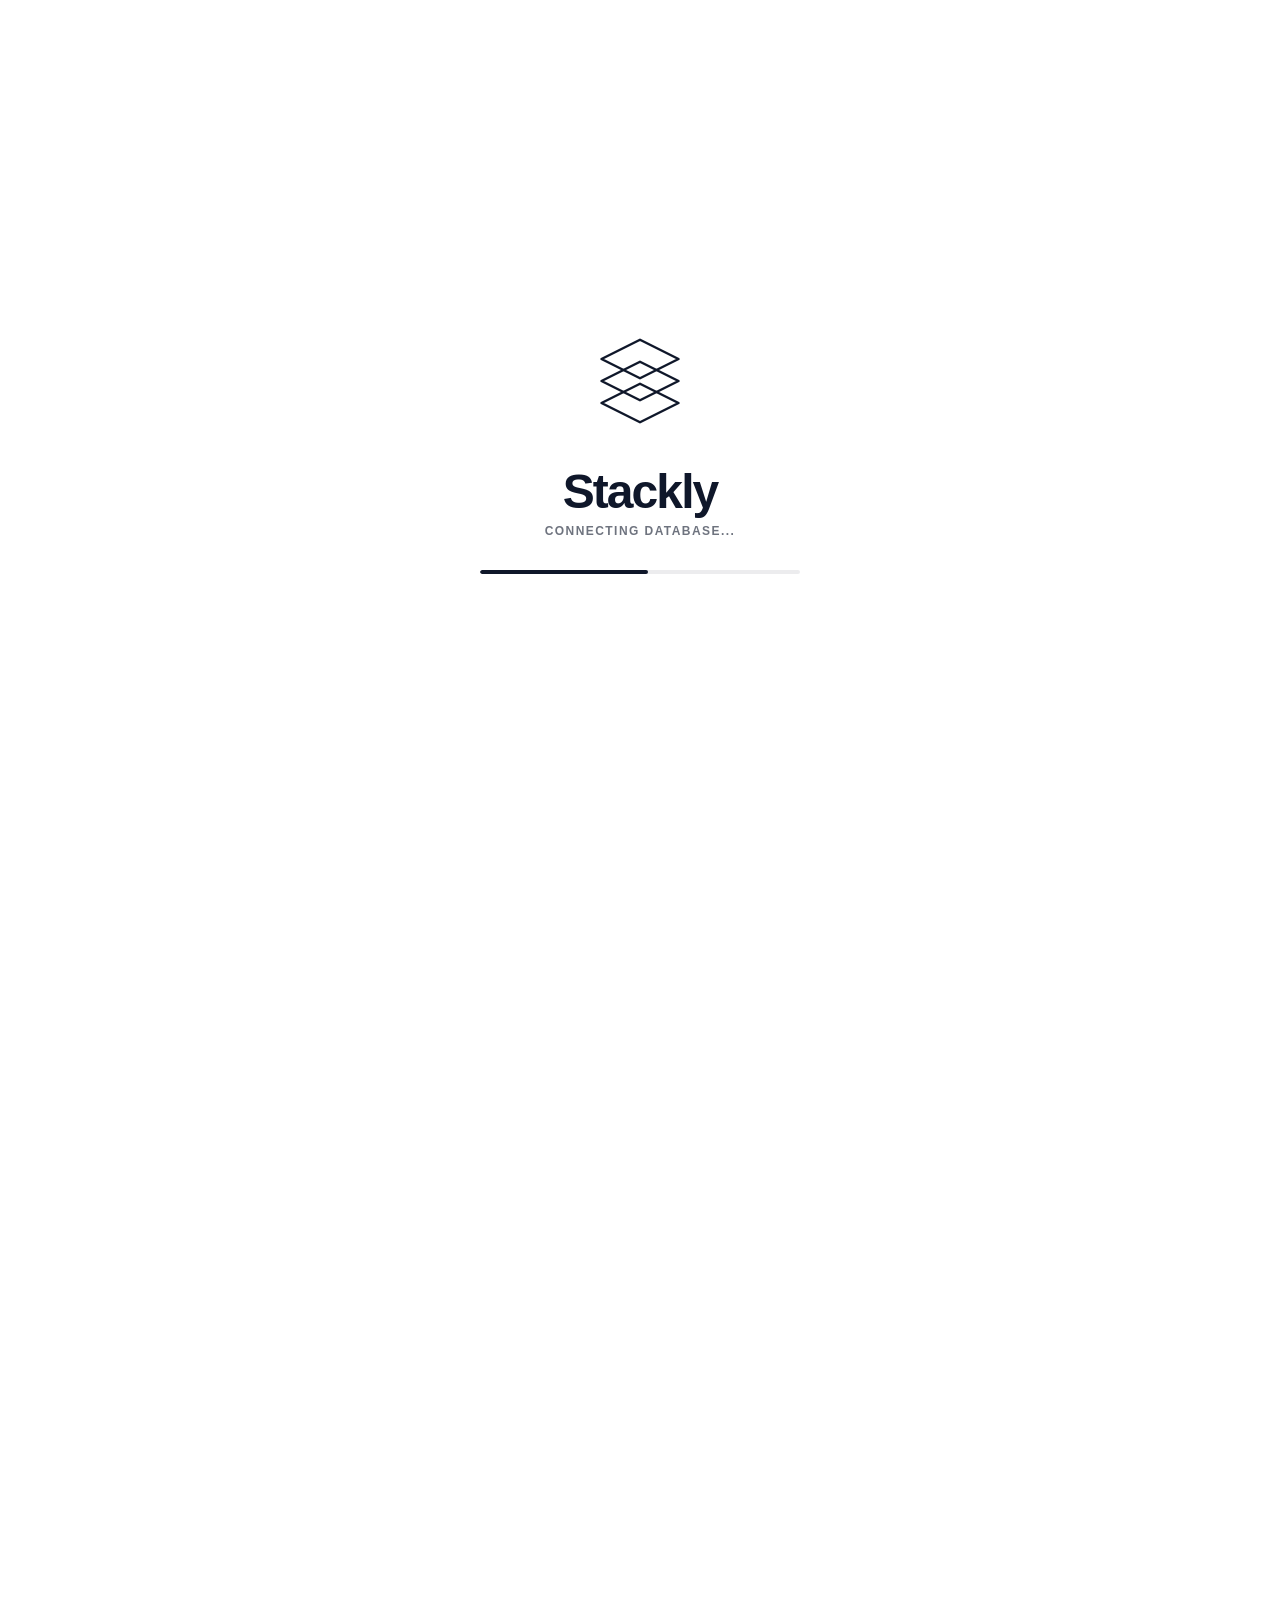
<file: index.html>
<!DOCTYPE html>
<html lang="en">
<head>
    <meta charset="UTF-8">
    <meta name="viewport" content="width=device-width, initial-scale=1.0">
    <title>Stackly - Corporate Training Management</title>
    <!-- Link to external stylesheet -->
    <link rel="stylesheet" href="style.css">
</head>
<body>

    <!-- MINIMAL PRELOADER SCREEN -->
    <div id="preloader">
        <div class="brand-wrapper">
            <!-- Custom Vector Logo from Image Reference in Single Color Line Art -->
            <svg class="vector-logo" viewBox="0 0 200 200" fill="none" xmlns="http://w3.org">
                <!-- Bottom Base Diamond Layer -->
                <path class="layer layer-1" d="M30 140L100 175L170 140L100 105L30 140Z" />
                <!-- Middle Diamond Layer -->
                <path class="layer layer-2" d="M30 100L100 135L170 100L100 65L30 100Z" />
                <!-- Top Summit Diamond Layer -->
                <path class="layer layer-3" d="M30 60L100 95L170 60L100 25L30 60Z" />
            </svg>
            
            <div class="text-group">
                <h1 class="brand-name">Stackly</h1>
                <p class="status-text" id="status-label">CONNECTING DATABASE...</p>
            </div>

            <!-- Single-Color Progress Indicator -->
            <div class="progress-container">
                <div class="progress-bar" id="progress-bar"></div>
            </div>
        </div>
    </div>


<script>
    document.addEventListener("DOMContentLoaded", () => {
    const progressBar = document.getElementById("progress-bar");
    const statusLabel = document.getElementById("status-label");
    
    const totalDuration = 2000; // Hardcoded 2-second timeout window
    const frameRate = 30; 
    const totalTicks = totalDuration / frameRate;
    let currentTick = 0;

    const phrases = [
        { limit: 35, text: "OPTIMIZING CORE ENVIRONMENT..." },
        { limit: 75, text: "CONNECTING DATABASE..." },
        { limit: 100, text: "LAUNCHING..." }
    ];

    const loaderInterval = setInterval(() => {
        currentTick++;
        const percentage = Math.min((currentTick / totalTicks) * 100, 100);
        
        if (progressBar) {
            progressBar.style.width = `${percentage}%`;
        }

        if (statusLabel) {
            const match = phrases.find(p => percentage <= p.limit);
            if (match) statusLabel.textContent = match.text;
        }

        if (currentTick >= totalTicks) {
            clearInterval(loaderInterval);
            
            // Clean modal dismount
            setTimeout(() => {
                document.body.classList.add("loaded");
            }, 100);
        }
    }, frameRate);
});

</script>

<!-- FLOATING HEADER INTERFACE -->
<header class="floating-header">
    <div class="header-container">
        
        <a href="#" class="brand-logo" id="brand-logo-trigger" aria-label="Stackly Home - Refresh Portal">
            <!-- Replace 'logo-placeholder.svg' with your actual vector file path -->
            <img src="./assests/corporate training.webp" alt="Stackly Logo" class="logo-img">
         
        </a>

        <!-- Desktop Navigation Layer (Hidden on mobile via Media Query) -->
        <nav class="desktop-nav">
          <ul class="nav-menu">
                <li><a href="index.html" class="nav-item active">Home</a></li>
                <li><a href="courses.html" class="nav-item">Courses</a></li>
                <li><a href="blogs.html" class="nav-item">Blogs</a></li>
                <li><a href="about.html" class="nav-item">About Us</a></li>
                <li><a href="contact.html" class="nav-item">Contact Us</a></li>
            </ul>
        </nav>

        <!-- Right Side Authentication Area -->
        <div class="auth-wrapper">
           <button class="btn-auth" onclick="window.location.href='login.html'">Sign In</button>
            
            <!-- Mobile Hamburger Menu Toggle Trigger Button -->
            <button class="mobile-toggle" id="mobile-menu-toggle" aria-label="Toggle Navigation Menu">
                <span class="hamburger-bar"></span>
                <span class="hamburger-bar"></span>
                <span class="hamburger-bar"></span>
            </button>
        </div>
    </div>
</header>

<!-- Responsive Mobile Navigation Drawer Overlay Drawer Component -->
<div class="mobile-drawer" id="mobile-navigation-drawer">
    <nav class="mobile-nav">
        <ul>
            <li><a href="index.html" class="mobile-nav-item active">Dashboard</a></li>
            <li><a href="courses.html" class="mobile-nav-item">Courses</a></li>
            <li><a href="blogs.html" class="mobile-nav-item">Blogs</a></li>
            <li><a href="about.html" class="mobile-nav-item">About Us</a></li>
            <li><a href="contact.html" class="mobile-nav-item">Contact Us</a></li>
        </ul>
    </nav>
</div>

<script>
    document.addEventListener("DOMContentLoaded", () => {
    // 1. BRAND REFRESH CONTROLLER
    const logoTrigger = document.getElementById("brand-logo-trigger");
    if (logoTrigger) {
        logoTrigger.addEventListener("click", (e) => {
            e.preventDefault(); // Stop standard routing anchors
            window.location.reload(); // Instantly trigger atomic state wipe refresh
        });
    }

    // 2. MOBILE OVERLAY RESPONSIVE DRAWER MANAGEMENT
    const menuToggle = document.getElementById("mobile-menu-toggle");
    const navDrawer = document.getElementById("mobile-navigation-drawer");
    const drawerLinks = document.querySelectorAll(".mobile-nav-item");

    if (menuToggle && navDrawer) {
        const toggleMenuState = () => {
            menuToggle.classList.toggle("active");
            navDrawer.classList.toggle("open");
            
            // Toggle body scroll control layers to prevent standard layout parallax shifts
            if (navDrawer.classList.contains("open")) {
                document.body.style.overflow = "hidden";
            } else {
                document.body.style.overflow = "";
            }
        };

        menuToggle.addEventListener("click", toggleMenuState);

        // Auto close navigation screen drawer whenever links are selected
        drawerLinks.forEach(link => {
            link.addEventListener("click", () => {
                if (navDrawer.classList.contains("open")) {
                    toggleMenuState();
                }
            });
        });
    }
});

</script>

<!-- DYNAMIC L&D SYSTEM HERO SECTION -->
<section class="hero-section">
    <!-- Main corporate training background graphical environment asset -->
    <img src="./assests/hero section bg.webp" alt="Enterprise Training Workspace" class="hero-bg-img">

    <div class="hero-container">
        <!-- TOP GRID LAYER: Context Core Panels -->
        <div class="hero-content-row">
            <div class="hero-text-block">
                <!-- Staggered parsing target title string tailored to L&D operations -->
                <h1 class="hero-title" id="staggered-title">
                    BECAUSE YOUR TEAMS DESERVE TO EXCEL HIGHER
                </h1>
                
                <p class="hero-description">
                    Join hundreds of forward-thinking enterprises upskilling their global workforce with targeted structural paths and expert-led curriculum paths.
                </p>

                <div class="hero-cta-group">
                   <button class="btn-primary cta-left" onclick="window.location.href='404.html'">Explore Courses</button>

<button class="btn-secondary cta-right" onclick="window.location.href='404.html'">Request Demo</button>
                </div>
            </div>
            
            <!-- Continuous Changing Metric Showcase Widget -->
            <div class="hero-ticker-block">
                <div class="ticker-slide active" id="feature-slide">
                    <span class="ticker-badge">Live System</span>
                    <h3 id="ticker-heading">Automated Skill Matrix Tracking</h3>
                    <p id="ticker-desc">Map employee growth curves and capability limits instantly in real-time updates.</p>
                </div>
            </div>
        </div>

        <!-- BOTTOM GRID LAYER: Dynamic Running Incremental Counter Ribbon -->
        <div class="hero-stats-row">
            <div class="stat-item">
                <div class="stat-number-wrapper">
                    <!-- Added data attributes to drive JavaScript increment count engine -->
                    <span class="stat-number" data-target="250">0</span>
                </div>
                <span class="stat-label">Enterprise Courses</span>
            </div>
            
            <div class="stat-item">
                <div class="stat-number-wrapper">
                    <span class="stat-number" data-target="15">0</span><span class="stat-suffix">M+</span>
                </div>
                <span class="stat-label">Active Learners</span>
            </div>
            
            <div class="stat-item">
                <div class="stat-number-wrapper">
                    <span class="stat-number" data-target="98">0</span><span class="stat-suffix">%</span>
                </div>
                <span class="stat-label">Completion Rate</span>
            </div>
        </div>
    </div>
</section>

<style>
    /* HERO LAYOUT ENVIRONMENT CONTAINER */
.hero-section {
    position: relative;
    width: 100%;
    min-height: 100vh;
    display: flex;
    align-items: flex-end;
    padding: 160px 6% 80px 6%;
    overflow: hidden;
    background-color: #0A0F1D; /* Dark rich backdrop matching uploaded template layout */
}

.hero-bg-img {
    position: absolute;
    top: 0;
    left: 0;
    width: 100%;
    height: 100%;
    object-fit: cover;
    object-position: center top;
    z-index: 1;
    pointer-events: none;
    opacity: 0.15; /* Subdued baseline overlay mapping to the dark layout scheme */
}

/* Linear clear visual gradient masking layer */
.hero-section::before {
    content: '';
    position: absolute;
    top: 0;
    left: 0;
    width: 100%;
    height: 100%;
    background: linear-gradient(180deg, transparent 40%, #0A0F1D 100%);
    z-index: 2;
}

.hero-container {
    position: relative;
    z-index: 3;
    width: 100%;
    max-width: 1440px;
    margin: 0 auto;
    display: flex;
    flex-direction: column;
    gap: 70px;
}

/* STRUCTURAL CONTENT LAYOUT ARCHITECTURE */
.hero-content-row {
    display: grid;
    grid-template-columns: 1.15fr 0.85fr;
    gap: 48px;
    align-items: flex-end;
}

.hero-text-block {
    max-width: 680px;
}

/* REPLICATED TYPOGRAPHY SCHEME */
.hero-title {
    font-size: 3.8rem;
    font-weight: 400; /* Crisp wireframe light-weight feel */
    letter-spacing: 0.01em;
    line-height: 1.15;
    color: #FFFFFF;
    margin-bottom: 24px;
    text-transform: uppercase;
    display: flex;
    flex-wrap: wrap;
    gap: 0 16px;
}

/* Side word animations configurations controls */
.hero-title span {
    display: inline-block;
    opacity: 0;
    transition: opacity 0.5s cubic-bezier(0.25, 1, 0.5, 1), transform 0.5s cubic-bezier(0.25, 1, 0.5, 1);
}
.hero-title span.slide-from-left { transform: translateX(-30px); }
.hero-title span.slide-from-right { transform: translateX(30px); }
.hero-title span.animate-in {
    opacity: 1;
    transform: translate(0) !important;
}

.hero-description {
    font-size: 1.05rem;
    line-height: 1.6;
    color: #94A3B8;
    margin-bottom: 40px;
    max-width: 520px;
}

/* CTA CAPSULE CONTROLS */
.hero-cta-group {
    display: flex;
    align-items: center;
    gap: 16px;
}

.btn-primary, .btn-secondary {
    padding: 14px 34px;
    font-size: 0.95rem;
    font-weight: 600;
    border-radius: 30px;
    cursor: pointer;
    transition: all 0.3s cubic-bezier(0.4, 0, 0.2, 1);
    opacity: 0;
}

.btn-primary.cta-left {
    background-color: #4ADE80; /* Clean Corporate Green Main Accent */
    color: #0A0F1D;
    border: none;
    transform: translateX(-40px);
}
.btn-primary.cta-left:hover {
    background-color: #22C55E;
    transform: translateY(-2px);
}

.btn-secondary.cta-right {
    background-color: rgba(255, 255, 255, 0.08);
    color: #FFFFFF;
    border: 1px solid rgba(255, 255, 255, 0.2);
    backdrop-filter: blur(8px);
    -webkit-backdrop-filter: blur(8px);
    transform: translateX(40px);
}
.btn-secondary.cta-right:hover {
    background-color: rgba(255, 255, 255, 0.15);
    border-color: rgba(255, 255, 255, 0.4);
    transform: translateY(-2px);
}

.btn-primary.animate-in, .btn-secondary.animate-in {
    opacity: 1;
    transform: translateX(0);
}

/* TICKER BOX COMPONENT FRAME */
.hero-ticker-block {
    justify-self: flex-end;
    background: rgba(15, 23, 42, 0.6);
    backdrop-filter: blur(16px);
    -webkit-backdrop-filter: blur(16px);
    border: 1px solid rgba(255, 255, 255, 0.08);
    padding: 36px;
    border-radius: 20px;
    max-width: 420px;
    width: 100%;
}

.ticker-slide {
    transition: opacity 0.4s ease, transform 0.4s ease;
}
.ticker-slide.changing {
    opacity: 0;
    transform: scale(0.98) translateY(6px);
}

.ticker-badge {
    display: inline-block;
    padding: 4px 10px;
    font-size: 0.68rem;
    font-weight: 700;
    text-transform: uppercase;
    background-color: rgba(74, 222, 128, 0.15);
    color: #4ADE80;
    border-radius: 6px;
    margin-bottom: 16px;
    letter-spacing: 0.05em;
}

.ticker-slide h3 {
    color: #FFFFFF;
    font-size: 1.4rem;
    margin-bottom: 8px;
    font-weight: 600;
}

.ticker-slide p {
    color: #94A3B8;
    font-size: 0.9rem;
    line-height: 1.4;
}

/* TRACK METRICS SECTION SYSTEM */
.hero-stats-row {
    display: flex;
    align-items: center;
    gap: 80px;
    border-top: 1px solid rgba(255, 255, 255, 0.1);
    padding-top: 36px;
    width: 100%;
}

.stat-item {
    display: flex;
    flex-direction: column;
    align-items: flex-start;
    position: relative;
}

.stat-item:not(:last-child)::after {
    content: '';
    position: absolute;
    right: -40px;
    top: 15%;
    height: 70%;
    width: 1px;
    background-color: rgba(255, 255, 255, 0.15);
}

.stat-number-wrapper {
    display: flex;
    align-items: baseline;
    color: #FFFFFF;
}

.stat-number {
    font-size: 3.6rem;
    font-weight: 300;
    line-height: 1;
}

.stat-suffix {
    font-size: 2rem;
    font-weight: 300;
    margin-left: 2px;
}

.stat-label {
    font-size: 0.85rem;
    color: #64748B;
    margin-top: 8px;
    text-transform: uppercase;
    letter-spacing: 0.05em;
}

/* RESPONSIVE LAYOUT BREAKPOINTS MEDIA INTERFACES */
@media (max-width: 1024px) {
    .hero-content-row {
        grid-template-columns: 1fr;
        gap: 48px;
    }
    .hero-ticker-block { justify-self: flex-start; max-width: 100%; }
    .hero-title { font-size: 3rem; }
    .hero-stats-row { gap: 48px; }
    .stat-item:not(:last-child)::after { display: none; }
}

@media (max-width: 640px) {
    .hero-section { padding-top: 120px; padding-bottom: 60px; }
    .hero-title { font-size: 2.1rem; gap: 0 10px; }
    .hero-cta-group { flex-direction: column; align-items: stretch; }
    .btn-primary, .btn-secondary { text-align: center; }
    .hero-stats-row { gap: 32px; flex-direction: column; align-items: flex-start; }
    .stat-number { font-size: 3rem; }
}

</style>

<script>
    document.addEventListener("DOMContentLoaded", () => {
    
    // FUNCTION: TRIGGER SEQUENTIAL SIDEWAYS TEXT ENTRY
    const initStaggeredTitle = () => {
        const titleContainer = document.getElementById("staggered-title");
        if (!titleContainer) return;

        const words = titleContainer.textContent.trim().split(/\s+/);
        titleContainer.innerHTML = ""; // Wipe base raw block

        words.forEach((word, index) => {
            const span = document.createElement("span");
            span.textContent = word + " ";
            
            // Alternate text arrival pathways
            if (index % 2 === 0) {
                span.classList.add("slide-from-left");
            } else {
                span.classList.add("slide-from-right");
            }
            
            titleContainer.appendChild(span);

            // Execute time staggered display sequence
            setTimeout(() => {
                span.classList.add("animate-in");
            }, index * 65);
        });

        // Trigger action buttons entrance sequences immediately following title layers
        setTimeout(() => {
            const ctaLeft = document.querySelector(".cta-left");
            const ctaRight = document.querySelector(".cta-right");
            if (ctaLeft) ctaLeft.classList.add("animate-in");
            if (ctaRight) ctaRight.classList.add("animate-in");
        }, words.length * 65 + 100);
    };

    // FUNCTION: DYNAMIC METRICS COUNTER ENGINE
    const runNumericCounters = () => {
        const counters = document.querySelectorAll(".stat-number");
        
        counters.forEach(counter => {
            const targetValue = parseInt(counter.getAttribute("data-target"), 10);
            const counterDuration = 1500; // Total count runtime in milliseconds
            const operationalFps = 60;
            const absoluteSteps = Math.ceil(counterDuration / (1000 / operationalFps));
            const numericIncrement = targetValue / absoluteSteps;
            let initialStartValue = 0;
            let frameTracker = 0;

            const incrementSequenceLoop = setInterval(() => {
                frameTracker++;
                initialStartValue += numericIncrement;
                
                // Write output calculations
                counter.textContent = Math.floor(initialStartValue);

                if (frameTracker >= absoluteSteps) {
                    clearInterval(incrementSequenceLoop);
                    counter.textContent = targetValue; // Force clamp precision limits
                }
            }, 1000 / operationalFps);
        });
    };

    // COORDINATE WITH PRELOADER EXIT SEQUENCE
    // Checks periodically for the '.loaded' signature added by your loader script onto document body
    const structuralStateObserver = setInterval(() => {
        if (document.body.classList.contains("loaded")) {
            clearInterval(structuralStateObserver);
            
            // Fire layout entrance movements simultaneously 
            setTimeout(() => {
                initStaggeredTitle();
                runNumericCounters();
            }, 200); // Elegant brief operational visual cushion
        }
    }, 100);

    // DYNAMIC TICKER ROTATION LOOP OVERLAY
    const trainingFeatures = [
        { heading: "Automated Skill Matrix Tracking", desc: "Map employee growth curves and capability limits instantly in real-time updates." },
        { heading: "Compliance Course Pathways", desc: "Automate regulatory validation modules and recurring security parameters effortlessly." },
        { heading: "Unified Analytics Trackers", desc: "Examine execution metrics and department capabilities via centralized intelligence tools." }
    ];

    let activeFeatureIndex = 0;
    const slideFrame = document.getElementById("feature-slide");
    const labelHeading = document.getElementById("ticker-heading");
    const descText = document.getElementById("ticker-desc");

    if (slideFrame && labelHeading && descText) {
        setInterval(() => {
            slideFrame.classList.add("changing");
            setTimeout(() => {
                activeFeatureIndex = (activeFeatureIndex + 1) % trainingFeatures.length;
                labelHeading.textContent = trainingFeatures[activeFeatureIndex].heading;
                descText.textContent = trainingFeatures[activeFeatureIndex].desc;
                slideFrame.classList.remove("changing");
            }, 400);
        }, 4500);
    }
});

</script>

<!-- ABOUT ENTERPRISE MATRIX SECTION -->
<section class="about-section" id="about-portal-view">
    <div class="about-container">
        
        <!-- LEFT COLUMN: Automatic Image Swapper System -->
        <div class="about-visual-frame">
            <!-- Image tags configured to auto-swap via JavaScript loop -->
            <img src="./assests/about img 1.webp" alt="Enterprise Training Environment" class="about-swap-img active" id="about-img-target-1">
            <img src="./assests/about img 2.webp" alt="Learners Collaboration Hub" class="about-swap-img" id="about-img-target-2">
            
            <!-- Graphic background floating element -->
            <div class="visual-accent-box"></div>
        </div>

        <!-- RIGHT COLUMN: Company Details & Scroll-Animated Components -->
        <div class="about-content-block">
            <span class="about-pretitle scroll-trigger-bottom">WHO WE ARE</span>
            
            <!-- Target for sideways word-by-word structural entry -->
            <h2 class="about-title" id="about-staggered-title">
                Transforming Workplace Competency Through Advanced Learning Architecture
            </h2>
            
            <div class="scroll-trigger-bottom transition-delay-1">
                <p class="about-description">
                    Stackly delivers a unified corporate training ecosystem engineered for modern global enterprises. We bridge the gap between employee capability gaps and business objectives by deploying automated training tracks, interactive skills mapping grids, and localized curricular models.
                </p>
                <p class="about-description">
                    Over the past decade, our learning modules have empowered leadership development paths, compliance mandates, and technological upskilling pipelines across diverse international industries.
                </p>
            </div>

            <!-- Floating CTA Actions Sub-Panel -->
            <div class="about-cta-wrapper scroll-trigger-bottom transition-delay-2">
                <a href="404.html" class="btn-about-floating primary">Read Our Story</a>
                <a href="404.html" class="btn-about-floating secondary">Partner With Us</a>
            </div>
        </div>

    </div>
</section>

<style>
    /* ABOUT SECTION LAYOUT FRAMEWORK */
.about-section {
    width: 100%;
    padding: 10px 6% 80px 6%; /* Locked to user-specified 10px padding-top requirement */
    background-color: #0A0F1D; /* Keeps seamless continuation of template background dark theme */
    position: relative;
    overflow: hidden;
}

.about-container {
    width: 100%;
    max-width: 1440px;
    margin: 0 auto;
    display: grid;
    grid-template-columns: 0.95fr 1.05fr;
    gap: 80px;
    align-items: center;
}

/* LEFT SIDE: VISUAL AUTO-SWAPPING CONTAINER STYLING */
.about-visual-frame {
    position: relative;
    width: 100%;
    height: 520px;
    border-radius: 24px;
}

.about-swap-img {
    position: absolute;
    top: 0;
    left: 0;
    width: 100%;
    height: 100%;
    object-fit: cover;
    border-radius: 24px;
    z-index: 2;
    opacity: 0;
    transform: scale(0.98);
    transition: opacity 0.8s ease-in-out, transform 0.8s ease-in-out;
    box-shadow: 0 20px 40px rgba(0, 0, 0, 0.4);
}

/* Toggle visibility layer settings */
.about-swap-img.active {
    opacity: 1;
    transform: scale(1);
    z-index: 3;
}

.visual-accent-box {
    position: absolute;
    bottom: -20px;
    left: -20px;
    width: 60%;
    height: 60%;
    border: 2px solid rgba(74, 222, 128, 0.2); /* Corporate light green profile boundary lines */
    border-radius: 24px;
    z-index: 1;
    pointer-events: none;
}

/* RIGHT SIDE: TYPOGRAPHY AND CONTENT ELEMENT ARCHITECTURE */
.about-content-block {
    display: flex;
    flex-direction: column;
    text-align: left;
}

.about-pretitle {
    font-size: 0.85rem;
    font-weight: 700;
    color: #4ADE80; /* Ancient Green focus text */
    letter-spacing: 0.15em;
    margin-bottom: 12px;
}

.about-title {
    font-size: 2.8rem;
    font-weight: 400;
    line-height: 1.25;
    color: #FFFFFF;
    margin-bottom: 28px;
    display: flex;
    flex-wrap: wrap;
    gap: 0 12px;
}

/* Sideways entry parameters triggered on viewport scroll intersect hooks */
.about-title span {
    display: inline-block;
    opacity: 0;
    transition: opacity 0.5s cubic-bezier(0.25, 1, 0.5, 1), transform 0.5s cubic-bezier(0.25, 1, 0.5, 1);
}
.about-title span.slide-from-left { transform: translateX(-25px); }
.about-title span.slide-from-right { transform: translateX(25px); }
.about-title span.animate-in {
    opacity: 1;
    transform: translate(0) !important;
}

.about-description {
    font-size: 1.02rem;
    line-height: 1.65;
    color: #94A3B8;
    margin-bottom: 20px;
    max-width: 620px;
}

/* FLOATING FLOATING ACTION CTA STRUCTURE */
.about-cta-wrapper {
    display: flex;
    align-items: center;
    gap: 20px;
    margin-top: 16px;
}

.btn-about-floating {
    padding: 12px 30px;
    font-size: 0.95rem;
    font-weight: 600;
    text-decoration: none;
    border-radius: 30px;
    box-shadow: 0 10px 20px rgba(0, 0, 0, 0.15);
    transition: all 0.3s cubic-bezier(0.4, 0, 0.2, 1);
}

.btn-about-floating.primary {
    background-color: #4ADE80; /* Main Corporate Theme Accent Green */
    color: #0A0F1D;
}
.btn-about-floating.primary:hover {
    background-color: #22C55E;
    transform: translateY(-3px) cubic-bezier(0.175, 0.885, 0.32, 1.275);
    box-shadow: 0 15px 25px rgba(34, 197, 94, 0.3);
}

.btn-about-floating.secondary {
    background-color: transparent;
    color: #FFFFFF;
    border: 1px solid rgba(255, 255, 255, 0.2);
}
.btn-about-floating.secondary:hover {
    background-color: rgba(255, 255, 255, 0.05);
    border-color: #FFFFFF;
    transform: translateY(-3px);
}

/* BOTTOM INTERSECT ENTRANCE CONTROLLER TRIGGERS */
.scroll-trigger-bottom {
    opacity: 0;
    transform: translateY(40px);
    transition: opacity 0.8s cubic-bezier(0.25, 1, 0.5, 1), transform 0.8s cubic-bezier(0.25, 1, 0.5, 1);
}

.scroll-trigger-bottom.animate-in {
    opacity: 1;
    transform: translateY(0);
}

.transition-delay-1 { transition-delay: 0.2s; }
.transition-delay-2 { transition-delay: 0.4s; }

/* FLUID RESPONSIVE SYSTEM MEDIA BREAKPOINTS */
@media (max-width: 1024px) {
    .about-container {
        grid-template-columns: 1fr;
        gap: 50px;
    }
    .about-visual-frame { height: 420px; max-width: 600px; margin: 0 auto; }
    .about-title { font-size: 2.25rem; }
}

@media (max-width: 640px) {
    .about-section { padding-top: 10px; padding-bottom: 40px; }
    .about-visual-frame { height: 300px; }
    .about-title { font-size: 1.85rem; }
    .about-cta-wrapper { flex-direction: column; align-items: stretch; }
    .btn-about-floating { text-align: center; }
}

</style>

<script>
    document.addEventListener("DOMContentLoaded", () => {
    
    // 1. LEFT COLUMN: AUTOMATIC 2-SECOND DUAL IMAGE SWAP SYSTEM
    const slideImages = [
        document.getElementById("about-img-target-1"),
        document.getElementById("about-img-target-2")
    ];
    let activeImageIndex = 0;

    if (slideImages[0] && slideImages[1]) {
        setInterval(() => {
            // Remove visibility parameters from current active item node
            slideImages[activeImageIndex].classList.remove("active");
            
            // Switch pointer index position loop step 
            activeImageIndex = (activeImageIndex + 1) % slideImages.length;
            
            // Add active visibility indicator triggers
            slideImages[activeImageIndex].classList.add("active");
        }, 2000); // Strict 2-second swap runtime loop target
    }

    // 2. RIGHT COLUMN: PARSE STAGGERED TITLE ELEMENTS
    const initAboutTitleStagger = (titleElement) => {
        const words = titleElement.textContent.trim().split(/\s+/);
        titleElement.innerHTML = "";

        words.forEach((word, index) => {
            const span = document.createElement("span");
            span.textContent = word + " ";
            
            if (index % 2 === 0) {
                span.classList.add("slide-from-left");
            } else {
                span.classList.add("slide-from-right");
            }
            
            titleElement.appendChild(span);
        });
    };

    const runAboutTitleAnimation = (titleElement) => {
        const spans = titleElement.querySelectorAll("span");
        spans.forEach((span, index) => {
            setTimeout(() => {
                span.classList.add("animate-in");
            }, index * 60);
        });
    };

    const aboutTitle = document.getElementById("about-staggered-title");
    if (aboutTitle) {
        initAboutTitleStagger(aboutTitle);
    }

    // 3. MODERN VIEWPORT SCROLL INTERSECTION OBSERVER INTERFACE
    // Monitors scroll patterns to fire bottom floating entries and parsing side texts seamlessly
    const observerOptions = {
        root: null,
        rootMargin: "0px",
        threshold: 0.18 // Action starts when 18% of section element interacts with screen view
    };

    const scrollIntersectionObserver = new IntersectionObserver((entries, observer) => {
        entries.forEach(entry => {
            if (entry.isIntersecting) {
                const parentSection = entry.target;
                
                // Fire text parse execution triggers
                if (aboutTitle) {
                    runAboutTitleAnimation(aboutTitle);
                }

                // Gather and pop bottom-to-top floating elements sequentially
                const bottomElements = parentSection.querySelectorAll(".scroll-trigger-bottom");
                bottomElements.forEach(element => {
                    element.classList.add("animate-in");
                });

                // Unmount observer tracking hook once visuals execute safely
                observer.unobserve(parentSection);
            }
        });
    }, observerOptions);

    const targetAboutSection = document.getElementById("about-portal-view");
    if (targetAboutSection) {
        scrollIntersectionObserver.observe(targetAboutSection);
    }
});

</script>

<!-- CORPORATE OFFERINGS INTERACTIVE SECTION -->
<section class="offerings-section" id="offerings-viewport-trigger">
    <img src="./assests/about img 2.webp" alt="Corporate Training Infrastructure" class="offerings-bg-img">

    <div class="offerings-container">
        
        <!-- TOP REGION: Section Header -->
        <div class="offerings-header-row">
            <h2 class="offerings-section-title" id="offerings-staggered-title">
                WHAT WE OFFER
            </h2>
            <p class="offerings-section-subtitle scroll-trigger-side">
                From targeted execution tracks to comprehensive department upskilling pipelines, explore structural programs built for modern enterprise growth metrics.
            </p>
        </div>

        <!-- BOTTOM REGION: Service Matrix Grid -->
        <div class="offerings-cards-grid">
            
            <!-- Card Node 1 -->
            <div class="offering-card-item scroll-trigger-stagger">
                <div class="offering-icon-frame">
                    <svg viewBox="0 0 24 24" fill="none" stroke="currentColor" stroke-width="2">
                        <path d="M12 14l9-5-9-5-9 5 9 5z"/>
                        <path d="M12 14l6.16-3.422a12.083 12.083 0 01.665 6.479A11.952 11.952 0 0012 20.055a11.952 11.952 0 00-6.824-2.998 12.078 12.078 0 01.665-6.479L12 14z"/>
                    </svg>
                </div>
                <h3 class="offering-card-title">Onboarding Tracks</h3>
                <p class="offering-card-desc">Deploy automated, standardized orientation modules to accelerate employee productivity windows seamlessly.</p>
            </div>

            <!-- Card Node 2 -->
            <div class="offering-card-item scroll-trigger-stagger">
                <div class="offering-icon-frame">
                    <svg viewBox="0 0 24 24" fill="none" stroke="currentColor" stroke-width="2">
                        <path d="M17 20h5v-2a3 3 0 00-5.356-1.857M17 20H7m10 0v-2c0-.656-.126-1.283-.356-1.857M7 20H2v-2a3 3 0 015.356-1.857M7 20v-2c0-.656.126-1.283.356-1.857m0 0a5.002 5.002 0 019.288 0M15 7a3 3 0 11-6 0 3 3 0 016 0zm6 3a2 2 0 11-4 0 2 2 0 014 0zM7 10a2 2 0 11-4 0 2 2 0 014 0z"/>
                    </svg>
                </div>
                <h3 class="offering-card-title">Leadership Labs</h3>
                <p class="offering-card-desc">Cultivate management skill architectures with interactive executive training tracks and assessments.</p>
            </div>

            <!-- Card Node 3 -->
            <div class="offering-card-item scroll-trigger-stagger">
                <div class="offering-icon-frame">
                    <svg viewBox="0 0 24 24" fill="none" stroke="currentColor" stroke-width="2">
                        <path d="M9 12l2 2 4-4m5.618-4.016A11.955 11.955 0 0112 2.944a11.955 11.955 0 01-8.618-3.04A12.02 12.02 0 003 9c0 5.591 3.824 10.29 9 11.622 5.176-1.332 9-6.03 9-11.622 0-1.042-.133-2.052-.382-3.016z"/>
                    </svg>
                </div>
                <h3 class="offering-card-title">Compliance Mandates</h3>
                <p class="offering-card-desc">Keep international groups fully aligned with auto-renewing regulatory and standard modules.</p>
            </div>

            <!-- Card Node 4 -->
            <div class="offering-card-item scroll-trigger-stagger">
                <div class="offering-icon-frame">
                    <svg viewBox="0 0 24 24" fill="none" stroke="currentColor" stroke-width="2">
                        <path d="M11 3.055A9.001 9.001 0 1020.945 13H11V3.055z"/>
                        <path d="M20.488 9H15V3.512A9.025 9.025 0 0120.488 9z"/>
                    </svg>
                </div>
                <h3 class="offering-card-title">Upskilling Intelligence</h3>
                <p class="offering-card-desc">Map internal workforce transitions using precise predictive data metrics and real-time completion tools.</p>
            </div>

        </div>
    </div>
</section>

<style>
    /* WHAT WE OFFER SECTOR LAYOUT MATRIX */
.offerings-section {
    position: relative;
    width: 100%;
    min-height: 100vh;
    display: flex;
    align-items: center;
    padding: 10px 6%;
    background-color: #0A0F1D;
    overflow: hidden;
}

.offerings-bg-img {
    position: absolute;
    top: 0;
    left: 0;
    width: 100%;
    height: 100%;
    object-fit: cover;
    object-position: center;
    z-index: 1;
    pointer-events: none;
    opacity: 0.32;
}

.offerings-section::before {
    content: '';
    position: absolute;
    top: 0;
    left: 0;
    width: 100%;
    height: 100%;
    background: linear-gradient(to top, #0A0F1D 0%, rgba(10, 15, 29, 0.7) 100%);
    z-index: 2;
}

.offerings-container {
    position: relative;
    z-index: 3;
    width: 100%;
    max-width: 1440px;
    margin: 0 auto;
    display: flex;
    flex-direction: column;
    gap: 60px;
}

/* HEADER LAYER BLOCK TYPOGRAPHY */
.offerings-header-row {
    text-align: left;
    max-width: 600px;
}

.offerings-section-title {
    font-size: 3.2rem;
    font-weight: 400;
    letter-spacing: 0.02em;
    color: #FFFFFF;
    margin-bottom: 16px;
    display: flex;
    flex-wrap: wrap;
    gap: 0 14px;
}

.offerings-section-title span {
    display: inline-block;
    opacity: 0;
    transition: opacity 0.5s cubic-bezier(0.25, 1, 0.5, 1), transform 0.5s cubic-bezier(0.25, 1, 0.5, 1);
}
.offerings-section-title span.slide-from-left { transform: translateX(-30px); }
.offerings-section-title span.slide-from-right { transform: translateX(30px); }
.offerings-section-title span.animate-in {
    opacity: 1;
    transform: translate(0) !important;
}

.offerings-section-subtitle {
    font-size: 1.02rem;
    line-height: 1.55;
    color: #94A3B8;
    opacity: 0;
    transform: translateX(-40px);
    transition: opacity 0.6s ease-out, transform 0.6s ease-out;
}

.offerings-section-subtitle.animate-in {
    opacity: 1;
    transform: translateX(0);
}

/* HORIZONTAL BOTTOM SECTOR CARD STRUCTURES */
.offerings-cards-grid {
    display: grid;
    grid-template-columns: repeat(4, 1fr);
    gap: 24px;
    width: 100%;
}

.offering-card-item {
    background-color: #FFFFFF;
    border-radius: 20px;
    padding: 32px 24px;
    display: flex;
    flex-direction: column;
    align-items: flex-start;
    color: #0F172A;
    box-shadow: 0 10px 30px rgba(0, 0, 0, 0.2);
    position: relative;
    overflow: hidden;
    /* Added background-color and color transitions for hover responsiveness */
    transition: transform 0.3s cubic-bezier(0.175, 0.885, 0.32, 1.275), 
                box-shadow 0.3s ease, 
                background-color 0.3s ease, 
                color 0.3s ease;
}

.offering-card-item.scroll-trigger-stagger {
    opacity: 0;
    transform: translateY(50px) scale(0.96);
    transition: opacity 0.6s cubic-bezier(0.25, 1, 0.5, 1), 
                transform 0.6s cubic-bezier(0.25, 1, 0.5, 1),
                background-color 0.3s ease,
                color 0.3s ease,
                transform 0.3s cubic-bezier(0.175, 0.885, 0.32, 1.275);
}

.offering-card-item.scroll-trigger-stagger.animate-in {
    opacity: 1;
    transform: translateY(0) scale(1);
}

.offering-icon-frame {
    width: 44px;
    height: 44px;
    margin-bottom: 24px;
    color: #4ADE80; /* Initial Ancient Green icon color */
    transition: color 0.3s ease;
}

.offering-icon-frame svg {
    width: 100%;
    height: 100%;
    object-fit: contain;
}

.offering-card-title {
    font-size: 1.25rem;
    font-weight: 600;
    margin-bottom: 12px;
}

.offering-card-desc {
    font-size: 0.9rem;
    line-height: 1.5;
    opacity: 0.8;
}

/* DYNAMIC HOVER STATE: TRANSITION CARDS INTO THE ACTIVE GREEN LAYOUT */
.offering-card-item:hover {
    transform: translateY(-8px);
    background-color: #4ADE80; /* Switches to Ancient Green on Hover */
    color: #0A0F1D; /* Dark text swap for accessibility */
    box-shadow: 0 20px 40px rgba(74, 222, 128, 0.35);
}

/* Switch icon color to dark grey inside the hovered green card wrapper */
.offering-card-item:hover .offering-icon-frame {
    color: #0A0F1D;
}

/* FLUID RESPONSIVE SYSTEM VIEWPORT PARAMETERS */
@media (max-width: 1200px) {
    .offerings-cards-grid {
        grid-template-columns: repeat(2, 1fr);
        gap: 28px;
    }
    .offerings-section-title { font-size: 2.75rem; }
}

@media (max-width: 640px) {
    .offerings-section { padding: 60px 4%; }
    .offerings-cards-grid {
        grid-template-columns: 1fr;
        gap: 20px;
    }
    .offerings-section-title { font-size: 2.1rem; }
    .offering-card-item { padding: 28px 20px; }
}

</style>

<script>
    document.addEventListener("DOMContentLoaded", () => {
    
    // 1. HEADER ROW: PARSE STAGGERED WORD ENTRY MATRICES
    const parseOfferingsTitleStagger = (titleContainer) => {
        if (!titleContainer) return;
        const words = titleContainer.textContent.trim().split(/\s+/);
        titleContainer.innerHTML = "";

        words.forEach((word, index) => {
            const span = document.createElement("span");
            span.textContent = word + " ";
            
            // Alternate arriving visual pathways
            if (index % 2 === 0) {
                span.classList.add("slide-from-left");
            } else {
                span.classList.add("slide-from-right");
            }
            
            titleContainer.appendChild(span);
        });
    };

    const runOfferingsTitleAnimation = (titleContainer) => {
        const spans = titleContainer.querySelectorAll("span");
        spans.forEach((span, index) => {
            setTimeout(() => {
                span.classList.add("animate-in");
            }, index * 70);
        });
    };

    const offeringsTitle = document.getElementById("offerings-staggered-title");
    if (offeringsTitle) {
        parseOfferingsTitleStagger(offeringsTitle);
    }

    // 2. SCROLL INTERSECTION ENGINE FOR SIDE LABELS & STAGGERED BOTTOM CARDS
    const offeringsObserverOptions = {
        root: null,
        rootMargin: "0px",
        threshold: 0.15 // Fires animation loops when 15% of section framework is visible
    };

    const offeringsSectionObserver = new IntersectionObserver((entries, observer) => {
        entries.forEach(entry => {
            if (entry.isIntersecting) {
                const parentSection = entry.target;

                // Fire header animations instantly
                if (offeringsTitle) {
                    runOfferingsTitleAnimation(offeringsTitle);
                }
                const subtitle = parentSection.querySelector(".offerings-section-subtitle");
                if (subtitle) {
                    subtitle.classList.add("animate-in");
                }

                // Gather and launch card components one-by-one sequentially
                const staggerCards = parentSection.querySelectorAll(".scroll-trigger-stagger");
                staggerCards.forEach((card, index) => {
                    setTimeout(() => {
                        card.classList.add("animate-in");
                    }, 300 + (index * 150)); // Clear 150ms incremental sequential step delay tracking
                });

                // Unmount loop monitoring listener to protect compute cycles
                observer.unobserve(parentSection);
            }
        });
    }, offeringsObserverOptions);

    const targetOfferingsSection = document.getElementById("offerings-viewport-trigger");
    if (targetOfferingsSection) {
        offeringsSectionObserver.observe(targetOfferingsSection);
    }
});

</script>

<!-- MOBILE ECOSYSTEM GATEWAY SECTION -->
<section class="app-gateway-section" id="app-gateway-viewport">
    <div class="app-gateway-container">
        
        <!-- LEFT COLUMN: Domain Typography & Glowing Floating CTA -->
        <div class="app-text-block">
            <!-- Staggered star review rating layout -->
            <div class="star-rating-row scroll-trigger-left">
                <span class="star-icon">★</span>
                <span class="star-icon">★</span>
                <span class="star-icon">★</span>
                <span class="star-icon">★</span>
                <span class="star-icon">★</span>
            </div>
            
            <h2 class="app-section-title" id="app-staggered-title">
                YOUR LEARNING JOURNEY CONTINUES ON STACKLY MOBILE
            </h2>
            
            <p class="app-section-description scroll-trigger-left transition-delay-1">
                With real-time workforce metrics, offline capability models, and bite-sized adaptive modules, we make hitting your corporate professional training goals intuitive and continuous.
            </p>

            <div class="app-cta-row scroll-trigger-left transition-delay-2">
                <!-- All buttons configured to navigate directly to user-requested 404.html page -->
                <a href="404.html" class="btn-app-gateway-floating">Learn More</a>
            </div>
        </div>

        <!-- RIGHT COLUMN: Asymmetric Creative Presentation Grid Layout -->
        <div class="app-visual-matrix">
            
            <!-- Grid Component 1: Phone UI Frame Showcase -->
            <div class="matrix-card-item phone-frame-wrapper scroll-trigger-right">
                <img src="./assests/corporate training mobile view.webp" alt="Stackly Mobile Interface Track" class="matrix-embed-img">
            </div>

            <!-- Nested Stacked Layout Column Elements -->
            <div class="matrix-nested-stack">
                
                <!-- Grid Component 2: Animated App Store Badge Link -->
                <a href="404.html" class="matrix-card-item app-store-badge-card scroll-trigger-right transition-delay-1">
                    <div class="app-store-content-wrapper">
                        <!-- Apple icon SVG shape asset layer -->
                        <svg class="apple-vector-icon" viewBox="0 0 24 24" fill="currentColor">
                            <path d="M18.71 19.5c-.83 1.24-1.71 2.45-3.05 2.47-1.34.03-1.77-.79-3.29-.79-1.53 0-2 .77-3.27.82-1.31.05-2.3-1.32-3.14-2.53C4.25 17 2.94 12.45 4.7 9.39c.87-1.52 2.43-2.48 4.12-2.51 1.28-.02 2.5.87 3.29.87.78 0 2.26-1.07 3.81-.91.65.03 2.47.26 3.64 1.98-.09.06-2.17 1.28-2.15 3.81.03 3.02 2.65 4.03 2.68 4.04-.03.07-.42 1.44-1.38 2.83M15.97 4.17c.66-.81 1.11-1.93.99-3.06-1 .04-2.21.67-2.93 1.49-.62.69-1.16 1.84-1.01 2.96 1.12.09 2.27-.58 2.95-1.39z"/>
                        </svg>
                        <div class="app-store-text-group">
                            <span class="badge-subtext">Download on the</span>
                            <!-- Targeted container for structural letter-by-letter runtime typing logic -->
                            <h4 class="badge-main-title" id="typing-app-store-text">App Store</h4>
                        </div>
                    </div>
                </a>

                <!-- Grid Component 3: Contextual Action Shot Profile Card -->
                <div class="matrix-card-item imagery-showcase-card scroll-trigger-right transition-delay-2">
                    <img src="./assests/mo.webp" alt="Active Corporate Learner Track" class="matrix-embed-img">
                </div>

            </div>

        </div>

    </div>
</section>

<style>
    /* MOBILE APP GATEWAY ENVIRONMENT CONTAINER */
.app-gateway-section {
    width: 100%;
    /* Strict layout requirements mapping to user parameters */
    padding: 10px 6% 20px 6%;
    background-color: #0A0F1D;
    overflow: hidden;
    position: relative;
}

.app-gateway-container {
    width: 100%;
    max-width: 1440px;
    margin: 0 auto;
    display: grid;
    grid-template-columns: 0.95fr 1.05fr;
    gap: 60px;
    align-items: center;
}

/* LEFT COLUMN: TYPOGRAPHY ENGINE ARCHITECTURE */
.app-text-block {
    display: flex;
    flex-direction: column;
    text-align: left;
}

.star-rating-row {
    display: flex;
    gap: 4px;
    margin-bottom: 20px;
}

.star-icon {
    font-size: 1.25rem;
    color: #FBBF24; /* Clean yellow amber review stars look from picture mockup */
    text-shadow: 0 0 10px rgba(251, 191, 36, 0.4);
}

.app-section-title {
    font-size: 3.2rem;
    font-weight: 400; /* Replicates signature thin wire framework style fields */
    letter-spacing: 0.01em;
    line-height: 1.2;
    color: #FFFFFF;
    margin-bottom: 24px;
    text-transform: uppercase;
    display: flex;
    flex-wrap: wrap;
    gap: 0 14px;
}

/* Word-by-word horizontal sideways entry triggers hook setups */
.app-section-title span {
    display: inline-block;
    opacity: 0;
    transition: opacity 0.5s cubic-bezier(0.25, 1, 0.5, 1), transform 0.5s cubic-bezier(0.25, 1, 0.5, 1);
}
.app-section-title span.slide-from-left { transform: translateX(-35px); }
.app-section-title span.slide-from-right { transform: translateX(35px); }
.app-section-title span.animate-in {
    opacity: 1;
    transform: translate(0) !important;
}

.app-section-description {
    font-size: 1.05rem;
    line-height: 1.6;
    color: #94A3B8;
    margin-bottom: 36px;
    max-width: 520px;
    transition: color 0.3s ease, text-shadow 0.3s ease;
}

/* INTERACTIVE TEXT GLOW HOVER EFFECTS */
.app-text-block:hover .app-section-description {
    color: #FFFFFF;
    text-shadow: 0 0 12px rgba(255, 255, 255, 0.25);
}

/* FLOATING PRIMARY CTA BUTTON */
.app-cta-row {
    display: flex;
}

.btn-app-gateway-floating {
    display: inline-block;
    padding: 12px 36px;
    font-size: 0.95rem;
    font-weight: 600;
    text-decoration: none;
    color: #0A0F1D;
    background-color: #4ADE80; /* Stackly Main Theme Corporate Ancient Green */
    border-radius: 30px;
    box-shadow: 0 8px 20px rgba(74, 222, 128, 0.15);
    transition: all 0.3s cubic-bezier(0.4, 0, 0.2, 1);
}

.btn-app-gateway-floating:hover {
    background-color: #22C55E;
    transform: translateY(-4px);
    /* High density neon green glow execution */
    box-shadow: 0 0 25px rgba(74, 222, 128, 0.6), 0 12px 30px rgba(34, 197, 94, 0.4);
}

/* RIGHT COLUMN: ASYMMETRIC VISUAL GRID SYSTEM MATRIX */
.app-visual-matrix {
    display: grid;
    grid-template-columns: 1fr 1fr;
    gap: 24px;
    width: 100%;
    align-items: stretch;
}

.matrix-card-item {
    border-radius: 24px;
    overflow: hidden;
    position: relative;
    box-shadow: 0 15px 35px rgba(0, 0, 0, 0.3);
    transition: all 0.4s cubic-bezier(0.25, 1, 0.5, 1);
}

/* General interactive matrix glow framework logic states */
.matrix-card-item:hover {
    transform: translateY(-6px) scale(1.02);
    box-shadow: 0 0 30px rgba(147, 197, 253, 0.3), 0 20px 45px rgba(0, 0, 0, 0.4); /* Built-in cyan-blue ambient perimeter lighting glow */
}

.matrix-embed-img {
    width: 100%;
    height: 100%;
    object-fit: cover;
    display: block;
}

/* CARD VARIANT 1: PHONE MOCKUP */
.phone-frame-wrapper {
    background: linear-gradient(145deg, #FDBA74 0%, #FB923C 100%); /* Clean warm sand-peach presentation plate backdrop matching reference layout */
    padding: 32px 24px 0 24px;
    display: flex;
    align-items: flex-end;
    height: 480px;
}

.phone-frame-wrapper .matrix-embed-img {
    object-position: top center;
    border-radius: 20px 20px 0 0;
    box-shadow: 0 -10px 30px rgba(0, 0, 0, 0.25);
}

/* COLUMN RE-STACK WRAPPER */
.matrix-nested-stack {
    display: flex;
    flex-direction: column;
    gap: 24px;
    justify-content: space-between;
}

/* CARD VARIANT 2: PREMIUM APP STORE BADGE LAYOUT LINK */
.app-store-badge-card {
    background-color: #93C5FD; /* Premium soft pastel slate-blue anchor backdrop plate copied directly from the visual blueprint */
    text-decoration: none;
    padding: 28px;
    display: flex;
    align-items: center;
    justify-content: center;
    height: 140px;
}

.app-store-badge-card:hover {
    background-color: #60A5FA;
    box-shadow: 0 0 35px rgba(147, 197, 253, 0.7), 0 15px 30px rgba(96, 165, 250, 0.3); /* Dynamic active high glow layout */
}

.app-store-content-wrapper {
    display: flex;
    align-items: center;
    gap: 16px;
    color: #FFFFFF;
}

.apple-vector-icon {
    width: 42px;
    height: 42px;
}

.app-store-text-group {
    display: flex;
    flex-direction: column;
    text-align: left;
}

.badge-subtext {
    font-size: 0.8rem;
    font-weight: 500;
    opacity: 0.9;
    letter-spacing: 0.02em;
    text-transform: capitalize;
}

.badge-main-title {
    font-size: 1.75rem;
    font-weight: 700;
    line-height: 1.1;
    letter-spacing: -0.02em;
    white-space: nowrap;
}

/* Base structural hidden elements layout state targeting character array inject loops */
.badge-main-title span {
    opacity: 0;
    display: inline-block;
    transform: translateY(4px);
    transition: opacity 0.2s ease, transform 0.2s ease;
}

.badge-main-title span.typed-letter {
    opacity: 1;
    transform: translateY(0);
}

/* CARD VARIANT 3: ACTION SCREEN CONTAINER */
.imagery-showcase-card {
    height: calc(340px - 24px);
}

/* SCROLL INTERSECTION DRIVER DIRECTIONAL WRAPPER TAGS */
.scroll-trigger-left {
    opacity: 0;
    transform: translateX(-50px);
    transition: opacity 0.8s cubic-bezier(0.25, 1, 0.5, 1), transform 0.8s cubic-bezier(0.25, 1, 0.5, 1);
}

.scroll-trigger-right {
    opacity: 0;
    transform: translateX(50px);
    transition: opacity 0.8s cubic-bezier(0.25, 1, 0.5, 1), transform 0.8s cubic-bezier(0.25, 1, 0.5, 1);
}

.scroll-trigger-left.animate-in, .scroll-trigger-right.animate-in {
    opacity: 1;
    transform: translateX(0);
}

.transition-delay-1 { transition-delay: 0.15s; }
.transition-delay-2 { transition-delay: 0.3s; }

/* FLUID RESPONSIVE SYSTEM MEDIA BREAKPOINTS */
@media (max-width: 1100px) {
    .app-gateway-container {
        grid-template-columns: 1fr;
        gap: 50px;
    }
    .app-text-block { max-width: 100%; }
    .app-visual-matrix { max-width: 720px; margin: 0 auto; }
    .app-section-title { font-size: 2.6rem; }
}

@media (max-width: 640px) {
    /* Clamps paddings down layout constraints elegantly for ultra-compact systems */
    .app-gateway-section { padding-top: 40px; padding-bottom: 24px; }
    .app-section-title { font-size: 1.95rem; }
    .app-visual-matrix { grid-template-columns: 1fr; gap: 20px; }
    .phone-frame-wrapper { height: 380px; }
    .matrix-nested-stack { gap: 20px; }
    .app-store-badge-card { height: 120px; }
    .badge-main-title { font-size: 1.45rem; }
    .imagery-showcase-card { height: 220px; }
    .app-cta-row { flex-direction: column; align-items: stretch; }
    .btn-app-gateway-floating { text-align: center; }
}

</style>

<script>
    document.addEventListener("DOMContentLoaded", () => {
    
    // 1. LEFT SIDE: PARSE DYNAMIC STAGGERED WORD ENTRY ARRIVALS
    const parseAppGatewayTitle = (titleContainer) => {
        if (!titleContainer) return;
        const words = titleContainer.textContent.trim().split(/\s+/);
        titleContainer.innerHTML = "";

        words.forEach((word, index) => {
            const span = document.createElement("span");
            span.textContent = word + " ";
            
            if (index % 2 === 0) {
                span.classList.add("slide-from-left");
            } else {
                span.classList.add("slide-from-right");
            }
            
            titleContainer.appendChild(span);
        });
    };

    const runAppGatewayTitleAnimation = (titleContainer) => {
        const spans = titleContainer.querySelectorAll("span");
        spans.forEach((span, index) => {
            setTimeout(() => {
                span.classList.add("animate-in");
            }, index * 60);
        });
    };

    const appTitle = document.getElementById("app-staggered-title");
    if (appTitle) {
        parseAppGatewayTitle(appTitle);
    }

    // 2. INNER MODULE: LETTER-BY-LETTER TYPING SEQUENCE CONTROLLER
    const initAppStoreLetterTyping = () => {
        const textContainer = document.getElementById("typing-app-store-text");
        if (!textContainer) return;

        const structuralRawString = textContainer.textContent.trim();
        const characterArray = structuralRawString.split("");
        textContainer.innerHTML = ""; // Wipe base node configuration strings

        characterArray.forEach(char => {
            const span = document.createElement("span");
            // Maintain layout structural tracking context spaces accurately
            span.innerHTML = char === " " ? "&nbsp;" : char;
            textContainer.appendChild(span);
        });

        // Loop execution parsing intervals
        const structuralSpans = textContainer.querySelectorAll("span");
        structuralSpans.forEach((span, index) => {
            setTimeout(() => {
                span.classList.add("typed-letter");
            }, 400 + (index * 80)); // Clean 80ms sequential velocity step markers
        });
    };

    // 3. INTERSECTION OBSERVER FOR SCROLL DETECT AND TRIGGER COORDINATION
    const appGatewayObserverOptions = {
        root: null,
        rootMargin: "0px",
        threshold: 0.15 // Activates when 15% of section boundary interacts with display monitor
    };

    const appGatewayIntersectionObserver = new IntersectionObserver((entries, observer) => {
        entries.forEach(entry => {
            if (entry.isIntersecting) {
                const activeSection = entry.target;

                // Fire typography arrival arrays
                if (appTitle) {
                    runAppGatewayTitleAnimation(appTitle);
                }
                
                // Fire remaining side-scrolling text containers
                const leftElements = activeSection.querySelectorAll(".scroll-trigger-left");
                leftElements.forEach(element => {
                    element.classList.add("animate-in");
                });

                // Fire asymmetric visual grid columns entry transformations
                const rightElements = activeSection.querySelectorAll(".scroll-trigger-right");
                rightElements.forEach(element => {
                    element.classList.add("animate-in");
                });

                // Fire high precision letter-by-letter app store typography sequence
                initAppStoreLetterTyping();

                // Terminate tracking hook to optimize runtime memory consumption loops
                observer.unobserve(activeSection);
            }
        });
    }, appGatewayObserverOptions);

    const targetGatewaySection = document.getElementById("app-gateway-viewport");
    if (targetGatewaySection) {
        appGatewayIntersectionObserver.observe(targetGatewaySection);
    }
});

</script>

<section class="trending-courses-section" id="trending-courses-viewport">
        <div class="trending-container">
            
            <!-- CORE HEADER BLOCK: Animates upward cleanly upon user scroll index -->
            <div class="trending-header-block scroll-trigger-bottom">
                <span class="trending-pretitle">ENTERPRISE SKILL MATRICES</span>
                <h2 class="trending-section-title">Trending Workforce Pathways</h2>
                <p class="trending-section-subtitle">
                    Track the highest-velocity skill upskilling and management capability certification pathways trending across corporate divisions this quarter.
                </p>
            </div>

            <!-- CAROUSEL TRACK COMPONENT FRAME: Hard-bounded with lateral 30px side padding spaces -->
            <div class="carousel-outer-wrapper">
                <div class="carousel-slider-track" id="courses-carousel-track">
                    
                    <!-- Course Matrix Module Node 1 -->
                    <div class="course-card-item">
                        <div class="course-image-frame">
                            <img src="./assests/AI infra.webp" alt="Generative AI Systems Integration" class="course-img">
                            <span class="course-badge-chip">AI Infrastructure</span>
                        </div>
                        <div class="course-body-content">
                            <h3 class="course-card-heading">Generative AI Governance for Enterprise Operations</h3>
                            <p class="course-card-summary">Manage the security, operational risk modeling, and practical infrastructure integration vectors of custom enterprise LLMs.</p>
                            <div class="course-metric-footer">
                                <span class="metric-node">⏱ 14 Hours</span>
                                <span class="metric-node">📈 94% Compliant</span>
                            </div>
                        </div>
                    </div>

                    <!-- Course Matrix Module Node 2 -->
                    <div class="course-card-item">
                        <div class="course-image-frame">
                            <img src="./assests/risk management.webp" alt="Zero Trust Cyber Command Strategy" class="course-img">
                            <span class="course-badge-chip security">Risk Management</span>
                        </div>
                        <div class="course-body-content">
                            <h3 class="course-card-heading">Zero-Trust Corporate Command Systems</h3>
                            <p class="course-card-summary">Deploy comprehensive endpoint encryption protocols, regulatory structures, and adaptive digital authentication pipelines.</p>
                            <div class="course-metric-footer">
                                <span class="metric-node">⏱ 26 Hours</span>
                                <span class="metric-node">📈 98% Pass Rate</span>
                            </div>
                        </div>
                    </div>

                    <!-- Course Matrix Module Node 3 -->
                    <div class="course-card-item">
                        <div class="course-image-frame">
                            <img src="./assests/data analytics.webp" alt="Predictive Business Intelligence Architecture" class="course-img">
                            <span class="course-badge-chip data">Data Analytics</span>
                        </div>
                        <div class="course-body-content">
                            <h3 class="course-card-heading">High-Scale Data Warehousing & Optimization</h3>
                            <p class="course-card-summary">Build localized transactional processing queues, secure cloud data lakes, and sync cross-department performance tracking charts.</p>
                            <div class="course-metric-footer">
                                <span class="metric-node">⏱ 18 Hours</span>
                                <span class="metric-node">📈 89% Complete</span>
                            </div>
                        </div>
                    </div>

                    <!-- Course Matrix Module Node 4 -->
                    <div class="course-card-item">
                        <div class="course-image-frame">
                            <img src="./assests/labs training.webp" alt="Agile Leadership Matrix Sprints" class="course-img">
                            <span class="course-badge-chip strategy">Executive Labs</span>
                        </div>
                        <div class="course-body-content">
                            <h3 class="course-card-heading">Global Leadership & Agile Velocity Engineering</h3>
                            <p class="course-card-summary">Optimize cross-functional global agile velocity indices, clear product development roadmaps, and scale department workflows.</p>
                            <div class="course-metric-footer">
                                <span class="metric-node">⏱ 12 Hours</span>
                                <span class="metric-node">📈 91% Promotion Index</span>
                            </div>
                        </div>
                    </div>

                </div>
            </div>

        </div>
    </section>

  <style>
    /* DESIGN PARAMETERS RESET ACCORDING TO TEMPLATE CRITERIA */
* {
    margin: 0;
    padding: 0;
    box-sizing: border-box;
    font-family: -apple-system, BlinkMacSystemFont, 'Segoe UI', Roboto, sans-serif;
}

/* CAROUSEL WRAPPER CONTROL MODULE SECTION */
.trending-courses-section {
    width: 100%;
    /* Strict adherence to structural configuration rules: 50px Top Padding / 30px Bottom Padding */
    padding: 50px 0 30px 0;
    background-color: #0A0F1D; /* Dark monochrome workspace overlay profile backdrop */
    overflow: hidden;
    position: relative;
}

.trending-container {
    width: 100%;
    max-width: 1440px;
    margin: 0 auto;
    display: flex;
    flex-direction: column;
    gap: 40px;
}

/* CENTER-ALIGNED PLATFORM INTRO GRAPHICS LAYER */
.trending-header-block {
    text-align: center;
    max-width: 760px;
    margin: 0 auto;
    padding: 0 24px;
}

.trending-pretitle {
    font-size: 0.8rem;
    font-weight: 700;
    color: #4ADE80; /* Stackly Core Primary Theme Accent Ancient Green Color Value */
    letter-spacing: 0.16em;
    display: inline-block;
    margin-bottom: 12px;
    text-transform: uppercase;
}

.trending-section-title {
    font-size: 2.75rem;
    font-weight: 400; /* Fine premium aesthetic line weight style field properties */
    letter-spacing: 0.01em;
    color: #FFFFFF;
    line-height: 1.25;
    margin-bottom: 16px;
    text-transform: uppercase;
}

.trending-section-subtitle {
    font-size: 1.02rem;
    line-height: 1.6;
    color: #94A3B8;
}

/* CAROUSEL SCROLLER COMPONENT ENGINE (Locked with lateral 30px padding margins) */
.carousel-outer-wrapper {
    width: 100%;
    padding: 10px 30px 30px 30px; /* Precise side-border layout padding constraints */
    position: relative;
    overflow: hidden;
}

/* Visual faded gradient overlay masks to smooth outer tracks boundaries elegantly */
.carousel-outer-wrapper::before,
.carousel-outer-wrapper::after {
    content: '';
    position: absolute;
    top: 0;
    width: 140px;
    height: 100%;
    z-index: 4;
    pointer-events: none;
}
.carousel-outer-wrapper::before {
    left: 30px;
    background: linear-gradient(to right, #0A0F1D 0%, transparent 100%);
}
.carousel-outer-wrapper::after {
    right: 30px;
    background: linear-gradient(to left, #0A0F1D 0%, transparent 100%);
}

.carousel-slider-track {
    display: flex;
    gap: 28px; /* Fixed spacing gaps matching matrix calculations in script file */
    width: max-content;
    will-change: transform;
}

/* HIGH-PERFORMANCE TRAINING CATALOG DISPLAY TILES */
.course-card-item {
    width: 340px; /* Locked width sizing boundary criteria */
    background-color: #1E293B; /* Secondary card background panel style */
    border-radius: 20px;
    overflow: hidden;
    display: flex;
    flex-direction: column;
    box-shadow: 0 12px 30px rgba(0, 0, 0, 0.25);
    border: 1px solid rgba(255, 255, 255, 0.04);
    transition: box-shadow 0.3s cubic-bezier(0.4, 0, 0.2, 1),
                border-color 0.3s ease,
                transform 0.3s cubic-bezier(0.175, 0.885, 0.32, 1.275);
}

.course-image-frame {
    position: relative;
    width: 100%;
    height: 185px;
    overflow: hidden;
}

.course-img {
    width: 100%;
    height: 100%;
    object-fit: cover;
    transition: transform 0.5s cubic-bezier(0.4, 0, 0.2, 1);
}

.course-badge-chip {
    position: absolute;
    top: 16px;
    left: 16px;
    background-color: rgba(10, 15, 29, 0.85);
    backdrop-filter: blur(6px);
    -webkit-backdrop-filter: blur(6px);
    color: #4ADE80; /* Theme Accent Green Color */
    font-size: 0.72rem;
    font-weight: 700;
    padding: 6px 12px;
    border-radius: 8px;
    letter-spacing: 0.05em;
    text-transform: uppercase;
    border: 1px solid rgba(74, 222, 128, 0.25);
}

/* Badge categorizing layout configuration variations */
.course-badge-chip.security { color: #FDBA74; border-color: rgba(253, 186, 116, 0.25); }
.course-badge-chip.data { color: #60A5FA; border-color: rgba(96, 165, 250, 0.25); }
.course-badge-chip.strategy { color: #F472B6; border-color: rgba(244, 114, 182, 0.25); }

.course-body-content {
    padding: 24px;
    display: flex;
    flex-direction: column;
    flex-grow: 1;
}

.course-card-heading {
    font-size: 1.15rem;
    font-weight: 600;
    color: #FFFFFF;
    line-height: 1.4;
    margin-bottom: 12px;
    transition: color 0.3s ease;
}

.course-card-summary {
    font-size: 0.88rem;
    line-height: 1.5;
    color: #94A3B8;
    margin-bottom: 20px;
    flex-grow: 1;
}

.course-metric-footer {
    display: flex;
    justify-content: space-between;
    align-items: center;
    border-top: 1px solid rgba(255, 255, 255, 0.06);
    padding-top: 14px;
    font-size: 0.82rem;
    font-weight: 500;
    color: #64748B;
}

/* CORPORATE ANCIENT GREEN AMBIENT HOVER GLOW STATE ENGINE */
.course-card-item:hover {
    transform: translateY(-8px);
    border-color: rgba(74, 222, 128, 0.4); /* Swaps card line bounds profile to green accent */
    /* Dynamic active corporate fluorescent green visual neon glow array output values */
    box-shadow: 0 0 25px rgba(74, 222, 128, 0.22), 0 20px 45px rgba(0, 0, 0, 0.45);
}

.course-card-item:hover .course-img {
    transform: scale(1.05); /* Smooth micro-scale image hover zoom */
}

.course-card-item:hover .course-card-heading {
    color: #4ADE80; /* Switches title context color on active hover state elements */
}

/* UPWARD RUNTIME VISIBILITY INTERSECT CONTROLS */
.scroll-trigger-bottom {
    opacity: 0;
    transform: translateY(35px);
    transition: opacity 0.8s cubic-bezier(0.25, 1, 0.5, 1), transform 0.8s cubic-bezier(0.25, 1, 0.5, 1);
}

.scroll-trigger-bottom.animate-in {
    opacity: 1;
    transform: translateY(0);
}

/* FLUID FLUID RESPONSIVE SYSTEM BREAKPOINTS ADAPTATION PARAMETERS */
@media (max-width: 1024px) {
    .trending-section-title { font-size: 2.2rem; }
    .course-card-item { width: 302px; }
    .course-image-frame { height: 165px; }
}

@media (max-width: 640px) {
    /* Responsive custom padding boundaries overrides */
    .trending-courses-section { padding-top: 40px; padding-bottom: 24px; }
    .carousel-outer-wrapper { padding-left: 15px; padding-right: 15px; }
    .carousel-outer-wrapper::before { left: 15px; width: 60px; }
    .carousel-outer-wrapper::after { right: 15px; width: 60px; }
    .trending-section-title { font-size: 1.85rem; }
    .course-card-item { width: 265px; }
    .course-body-content { padding: 20px 16px; }
    .course-card-heading { font-size: 1.05rem; }
}

  </style>

  <script>
    document.addEventListener("DOMContentLoaded", () => {
    
    // 1. CAROUSEL ENGINE: COMPILE SMOOTH CONTINUOUS TICKER MARQUEE AUTOMATION
    const carouselTrack = document.getElementById("courses-carousel-track");
    
    if (carouselTrack) {
        // Collect initial core list nodes array
        const primaryCards = Array.from(carouselTrack.children);
        
        // Programmatically parse and clone original items list to construct seamless infinite loops padding
        primaryCards.forEach(card => {
            const trackNodeClone = card.cloneNode(true);
            carouselTrack.appendChild(trackNodeClone);
        });

        let carouselOffsetPosition = 0;
        const autoScrollVelocitySpeed = 0.85; // Fixed operational pace index constant values
        let isCarouselInteractionPaused = false;

        const executeCarouselMarqueeLoop = () => {
            if (!isCarouselInteractionPaused) {
                carouselOffsetPosition -= autoScrollVelocitySpeed;
                
                // Track length breakpoint calculation matrix index: (Width 340 + Grid Gap 28) * Items Length
                const maxUniqueTrackWidthThreshold = (340 + 28) * primaryCards.length;
                
                // Whenever track moves past one original track segment boundary, cycle coordinates back cleanly
                if (Math.abs(carouselOffsetPosition) >= maxUniqueTrackWidthThreshold) {
                    carouselOffsetPosition = 0;
                }
                
                // translate3d forces clean GPU rendering parameters optimization layer outputs
                carouselTrack.style.transform = `translate3d(${carouselOffsetPosition}px, 0, 0)`;
            }
            
            // Re-render recursively next monitor update pipeline tick pass
            requestAnimationFrame(executeCarouselMarqueeLoop);
        };

        // Pause loop animation triggers any time users hover pointers onto components
        carouselTrack.addEventListener("mouseenter", () => { isCarouselInteractionPaused = true; });
        carouselTrack.addEventListener("mouseleave", () => { isCarouselInteractionPaused = false; });
        
        // Initialize carousel continuous runtime loop automatically
        executeCarouselMarqueeLoop();
    }

    // 2. SCROLL OBSERVER INTERFACE: DISPATCH HEADERS TRANSFORMATION REVEALS
    const trendingObserverOptions = {
        root: null,
        rootMargin: "0px",
        threshold: 0.15
    };

    const trendingSectionObserver = new IntersectionObserver((entries, observer) => {
        entries.forEach(entry => {
            if (entry.isIntersecting) {
                const headerBlock = entry.target.querySelector(".trending-header-block");
                if (headerBlock) {
                    headerBlock.classList.add("animate-in");
                }
                // Unmount section tracker to save memory cycles efficiently
                observer.unobserve(entry.target);
            }
        });
    }, trendingObserverOptions);

    const targetTrendingSection = document.getElementById("trending-courses-viewport");
    if (targetTrendingSection) {
        trendingSectionObserver.observe(targetTrendingSection);
    }
});

  </script>

  <!-- CORPORATE TESTIMONIAL MATRIX SECTION -->
<section class="testimonials-section" id="testimonials-viewport">
    <!-- Visual background image tag layer -->
    <img src="./assests/AI infra.webp" alt="Corporate Network Grid Background" class="testimonials-bg-img">

    <div class="testimonials-container">
        
        <!-- CENTERED HEADER: Arrives from sides on scroll intersect -->
        <div class="testimonials-header-block">
            <span class="testimonials-badge scroll-trigger-left">💼 Enterprise Success Stories</span>
            <h2 class="testimonials-title" id="testimonials-staggered-title">
                What Our Enterprise Members Are Saying
            </h2>
        </div>

        <!-- STAGGERED REPLICATED ASYMMETRIC GRID LAYER -->
        <div class="testimonials-asymmetric-grid">
            
            <!-- ROW 1 LAYOUT: Top Grid Track (Reveals first) -->
            <div class="testimonial-row-track track-1">
                
                <!-- Feedback Card 1 -->
                <div class="testimonial-card-item scroll-trigger-stagger">
                    <div class="star-rating-block">★★★★★</div>
                    <p class="testimonial-quote">
                        "The Compliance Path Matrix completely transformed our department onboarding lifecycle. We went from manual, scattered spreadsheet auditing to streamlined, automated skill validation pipelines within days."
                    </p>
                    <div class="client-profile-row">
                        <img src="./assests/aris.webp" alt="Cameron Williamson" class="client-avatar-img">
                        <div class="client-metadata">
                            <h4>Cameron Williamson</h4>
                            <span>VP of Organizational Development</span>
                        </div>
                    </div>
                </div>

                <!-- Feedback Card 2 -->
                <div class="testimonial-card-item scroll-trigger-stagger">
                    <div class="star-rating-block">★★★★★</div>
                    <p class="testimonial-quote">
                        "This infrastructure completely changed how we approach continuous upskilling. Our development velocity increased, skill competency gaps collapsed, and our tech teams finally innovate with confidence."
                    </p>
                    <div class="client-profile-row">
                        <img src="./assests/aris.webp" alt="Kristin Watson" class="client-avatar-img">
                        <div class="client-metadata">
                            <h4>Kristin Watson</h4>
                            <span>Director of Engineering</span>
                        </div>
                    </div>
                </div>

                <!-- Feedback Card 3 -->
                <div class="testimonial-card-item scroll-trigger-stagger">
                    <div class="star-rating-block">★★★★★</div>
                    <p class="testimonial-quote">
                        "The predictive analytics metrics delivered exactly the micro-learning intelligence mapping our leadership boards needed. Tracking certification expiration thresholds is now entirely hands-free."
                    </p>
                    <div class="client-profile-row">
                        <img src="./assests/devon mill.webp" alt="Darlene Robertson" class="client-avatar-img">
                        <div class="client-metadata">
                            <h4>Darlene Robertson</h4>
                            <span>Chief Information Officer</span>
                        </div>
                    </div>
                </div>

            </div>

            <!-- ROW 2 LAYOUT: Offset Bottom Grid Track (Reveals with staggered delay) -->
            <div class="testimonial-row-track track-2">
                
                <!-- Feedback Card 4 -->
                <div class="testimonial-card-item scroll-trigger-stagger">
                    <div class="star-rating-block">★★★★★</div>
                    <p class="testimonial-quote">
                        "From chaotic regulatory updates to structured corporate compliance confidence, Stackly scaled our training nodes flawlessly. Highly recommended for international operations tracking."
                    </p>
                    <div class="client-profile-row">
                        <img src="./assests/rose.webp" alt="Theresa Webb" class="client-avatar-img">
                        <div class="client-metadata">
                            <h4>Theresa Webb</h4>
                            <span>Global Compliance Manager</span>
                        </div>
                    </div>
                </div>

                <!-- Feedback Card 5 -->
                <div class="testimonial-card-item scroll-trigger-stagger">
                    <div class="star-rating-block">★★★★★</div>
                    <p class="testimonial-quote">
                        "What I love most is the practical enterprise approach. Real infrastructure sandbox setups, true compliance path renewals, and zero academic fluff. This completely rewired our workforce training curves."
                    </p>
                    <div class="client-profile-row">
                        <img src="./assests/testimonial 3.webp" alt="Jane Cooper" class="client-avatar-img">
                        <div class="client-metadata">
                            <h4>Jane Cooper</h4>
                            <span>Senior Systems Architect</span>
                        </div>
                    </div>
                </div>

                <!-- Feedback Card 6 -->
                <div class="testimonial-card-item scroll-trigger-stagger">
                    <div class="star-rating-block">★★★★★</div>
                    <p class="testimonial-quote">
                        "Our global management teams now align with corporate objectives across distinct branches effortlessly. The localized course paths solved our language barriers instantly."
                    </p>
                    <div class="client-profile-row">
                        <img src="./assests/testimonial 1.webp" alt="Arlene McCoy" class="client-avatar-img">
                        <div class="client-metadata">
                            <h4>Arlene McCoy</h4>
                            <span>Human Resources Director</span>
                        </div>
                    </div>
                </div>

            </div>

        </div>

        <!-- FOOTER CALL TO ACTION: Directs straight to user-requested 404 navigation -->
        <div class="testimonials-footer-row scroll-trigger-bottom">
            <a href="404.html" class="btn-testimonials-browse">Browse Our Courses ›</a>
        </div>

    </div>
</section>

<style>
    /* TESTIMONIAL MATRIX PANEL WRAPPER */
.testimonials-section {
    position: relative;
    width: 100%;
    /* Strict adherence to requested specifications boundaries (50px Top / 30px Bottom Padding) */
    padding: 50px 4% 30px 4%;
    background-color: #0A0F1D; /* Matches seamless dark template theme layout */
    overflow: hidden;
}

.testimonials-bg-img {
    position: absolute;
    top: 0;
    left: 0;
    width: 100%;
    height: 100%;
    object-fit: cover;
    z-index: 1;
    pointer-events: none;
    opacity: 0.08; /* Blends background environment assets cleanly like image overlay reference */
}

.testimonials-container {
    position: relative;
    z-index: 3;
    width: 100%;
    max-width: 1440px;
    margin: 0 auto;
    display: flex;
    flex-direction: column;
    gap: 40px;
}

/* SECTION CENTERED TYPOGRAPHY BLOCK */
.testimonials-header-block {
    text-align: center;
    max-width: 800px;
    margin: 0 auto;
}

.testimonials-badge {
    display: inline-block;
    padding: 6px 14px;
    font-size: 0.78rem;
    font-weight: 600;
    background-color: rgba(255, 255, 255, 0.06);
    color: #94A3B8;
    border-radius: 30px;
    margin-bottom: 16px;
    border: 1px solid rgba(255, 255, 255, 0.1);
}

.testimonials-title {
    font-size: 2.8rem;
    font-weight: 400; /* Fine wire layout typography structure mirroring picture reference */
    letter-spacing: -0.01em;
    color: #FFFFFF;
    line-height: 1.25;
    display: flex;
    flex-wrap: wrap;
    justify-content: center;
    gap: 0 14px;
}

/* Side word animation arrivals setup classes */
.testimonials-title span {
    display: inline-block;
    opacity: 0;
    transition: opacity 0.5s cubic-bezier(0.25, 1, 0.5, 1), transform 0.5s cubic-bezier(0.25, 1, 0.5, 1);
}
.testimonials-title span.slide-from-left { transform: translateX(-35px); }
.testimonials-title span.slide-from-right { transform: translateX(35px); }
.testimonials-title span.animate-in {
    opacity: 1;
    transform: translate(0) !important;
}

/* ASYMMETRIC STAGGERED ROW LAYOUT SYSTEM */
.testimonials-asymmetric-grid {
    display: flex;
    flex-direction: column;
    gap: 24px;
    width: 100%;
}

.testimonial-row-track {
    display: grid;
    grid-template-columns: repeat(3, 1fr);
    gap: 24px;
    width: 100%;
}

/* Creates the offset asymmetric staggered alignment effect from the image mockup */
.testimonial-row-track.track-2 {
    padding-left: 60px;
    padding-right: 20px;
}

/* PREMIUM TESTIMONIAL DISPLAY TILES */
.testimonial-card-item {
    background-color: rgba(30, 41, 59, 0.4); /* Translucent plate layer mapping to reference graphic */
    backdrop-filter: blur(12px);
    -webkit-backdrop-filter: blur(12px);
    border: 1px solid rgba(255, 255, 255, 0.05);
    border-radius: 20px;
    padding: 32px;
    display: flex;
    flex-direction: column;
    justify-content: space-between;
    gap: 20px;
    box-shadow: 0 10px 30px rgba(0, 0, 0, 0.15);
    position: relative;
    /* Core scroller entrance states initialization configuration triggers */
    opacity: 0;
    transform: translateY(40px) scale(0.97);
    transition: opacity 0.6s cubic-bezier(0.25, 1, 0.5, 1),
                transform 0.6s cubic-bezier(0.25, 1, 0.5, 1),
                border-color 0.3s ease,
                box-shadow 0.3s ease,
                background-color 0.3s ease;
}

.testimonial-card-item.animate-in {
    opacity: 1;
    transform: translateY(0) scale(1);
}

.star-rating-block {
    font-size: 0.95rem;
    color: #FBBF24; /* Amber yellow review star lines look */
    letter-spacing: 2px;
}

.testimonial-quote {
    font-size: 0.95rem;
    line-height: 1.6;
    color: #CBD5E1;
    font-weight: 300;
}

.client-profile-row {
    display: flex;
    align-items: center;
    gap: 14px;
}

.client-avatar-img {
    width: 44px;
    height: 44px;
    border-radius: 50%;
    object-fit: cover;
    border: 1px solid rgba(255, 255, 255, 0.2);
}

.client-metadata h4 {
    font-size: 0.95rem;
    font-weight: 600;
    color: #FFFFFF;
    margin-bottom: 2px;
}

.client-metadata span {
    font-size: 0.8rem;
    color: #64748B;
}

/* INTERACTIVE NEON GLOW HOVER STATES ENGINE MODULE */
.testimonial-card-item:hover {
    transform: translateY(-5px);
    background-color: rgba(30, 41, 59, 0.7);
    border-color: rgba(74, 222, 128, 0.4); /* Highlights card outline frame to Ancient Green */
    /* Immersive, rich enterprise neon green aura backdrop glow emission */
    box-shadow: 0 0 25px rgba(74, 222, 128, 0.2), 0 15px 35px rgba(0, 0, 0, 0.3);
}

/* FOOTER CALL TO ACTION BUTTON (Exact match to image design shapes) */
.testimonials-footer-row {
    display: flex;
    justify-content: center;
    margin-top: 16px;
}

.btn-testimonials-browse {
    display: inline-block;
    background-color: #FFFFFF;
    color: #0A0F1D;
    text-decoration: none;
    padding: 14px 40px;
    font-size: 0.95rem;
    font-weight: 600;
    border-radius: 4px; /* Crisp square pill radius copied directly from image layout mockup */
    box-shadow: 0 10px 25px rgba(0, 0, 0, 0.2);
    transition: all 0.3s cubic-bezier(0.4, 0, 0.2, 1);
}

.btn-testimonials-browse:hover {
    transform: translateY(-3px);
    box-shadow: 0 0 25px rgba(255, 255, 255, 0.3), 0 12px 30px rgba(0, 0, 0, 0.3);
}

/* INDEPENDENT DRIVER ANIMATION SCROLL TRIGGERS SETUP MARKS */
.scroll-trigger-left {
    opacity: 0;
    transform: translateX(-40px);
    transition: opacity 0.8s cubic-bezier(0.25, 1, 0.5, 1), transform 0.8s cubic-bezier(0.25, 1, 0.5, 1);
}

.scroll-trigger-bottom {
    opacity: 0;
    transform: translateY(30px);
    transition: opacity 0.8s cubic-bezier(0.25, 1, 0.5, 1), transform 0.8s cubic-bezier(0.25, 1, 0.5, 1);
}

.scroll-trigger-left.animate-in, .scroll-trigger-bottom.animate-in {
    opacity: 1;
    transform: translateX(0) translateY(0);
}

/* FLUID FLUID RESPONSIVE MATRIX MEDIA VIEWPORTS BREAKPOINTS */
@media (max-width: 1150px) {
    .testimonial-row-track {
        grid-template-columns: repeat(2, 1fr);
    }
    .testimonial-row-track.track-2 { padding-left: 0; padding-right: 0; }
    .testimonials-title { font-size: 2.25rem; }
}

@media (max-width: 768px) {
    .testimonial-row-track {
        grid-template-columns: 1fr;
    }
    .testimonials-section { padding-top: 40px; padding-bottom: 24px; }
    .testimonials-title { font-size: 1.85rem; }
    .testimonial-card-item { padding: 24px; }
    .btn-testimonials-browse { width: 100%; text-align: center; }
}

</style>

<script>
    document.addEventListener("DOMContentLoaded", () => {
    
    // 1. TYPOGRAPHY ENGINE: PARSE STAGGERED SIDEWAYS ARRIVALS
    const parseTestimonialsTitleStagger = (titleContainer) => {
        if (!titleContainer) return;
        const words = titleContainer.textContent.trim().split(/\s+/);
        titleContainer.innerHTML = "";

        words.forEach((word, index) => {
            const span = document.createElement("span");
            span.textContent = word + " ";
            
            // Stagger arrivals systematically from opposite borders
            if (index % 2 === 0) {
                span.classList.add("slide-from-left");
            } else {
                span.classList.add("slide-from-right");
            }
            
            titleContainer.appendChild(span);
        });
    };

    const runTestimonialsTitleAnimation = (titleContainer) => {
        const spans = titleContainer.querySelectorAll("span");
        spans.forEach((span, index) => {
            setTimeout(() => {
                span.classList.add("animate-in");
            }, index * 60);
        });
    };

    const testimonialsTitle = document.getElementById("testimonials-staggered-title");
    if (testimonialsTitle) {
        parseTestimonialsTitleStagger(testimonialsTitle);
    }

    // 2. MODERN VIEWPORT SCROLL INTERSECTION ENGINE MODULE
    // Monitors scroll parameters to reveal cards track-by-track, one-by-one sequentially
    const testimonialsObserverOptions = {
        root: null,
        rootMargin: "0px",
        threshold: 0.12 // Activates loops as soon as 12% of section framework shows on monitor
    };

    const testimonialsIntersectionObserver = new IntersectionObserver((entries, observer) => {
        entries.forEach(entry => {
            if (entry.isIntersecting) {
                const activeSection = entry.target;

                // Fire typography animations instantly
                if (testimonialsTitle) {
                    runTestimonialsTitleAnimation(testimonialsTitle);
                }
                const badgeLabel = activeSection.querySelector(".testimonials-badge");
                if (badgeLabel) badgeLabel.classList.add("animate-in");

                // Track 1 Card Deployments: Launch card items one-by-one sequentially
                const row1Cards = activeSection.querySelectorAll(".track-1 .scroll-trigger-stagger");
                row1Cards.forEach((card, index) => {
                    setTimeout(() => {
                        card.classList.add("animate-in");
                    }, 200 + (index * 120)); // Stagger card delivery by 120ms intervals
                });

                // Track 2 Card Deployments: Launch offset track with systematic subsequent delay loop
                const row2Cards = activeSection.querySelectorAll(".track-2 .scroll-trigger-stagger");
                row2Cards.forEach((card, index) => {
                    setTimeout(() => {
                        card.classList.add("animate-in");
                    }, 500 + (index * 120)); // Delay second row launch relative to first track completion
                });

                // Launch footer capsule buttons
                const footerRow = activeSection.querySelector(".testimonials-footer-row");
                if (footerRow) {
                    setTimeout(() => {
                        footerRow.classList.add("animate-in");
                    }, 900);
                }

                // Unmount loop listener hook to free up runtime computational overhead threads
                observer.unobserve(activeSection);
            }
        });
    }, testimonialsObserverOptions);

    const targetTestimonialsSection = document.getElementById("testimonials-viewport");
    if (targetTestimonialsSection) {
        testimonialsIntersectionObserver.observe(targetTestimonialsSection);
    }
});

</script>

<!-- CORPORATE FAQ ARCHITECTURE SECTION -->
<section class="faq-section" id="faq-viewport-trigger">
    <div class="faq-container">
        
        <!-- LEFT COLUMN: Domain Header Panel (Arrives from sides on scroll) -->
        <div class="faq-sticky-sidebar">
            <span class="faq-pretitle scroll-trigger-left">💡 KNOWLEDGE BASE</span>
            <h2 class="faq-main-title" id="faq-staggered-title">
                Frequently Asked Questions
            </h2>
            <p class="faq-sidebar-desc scroll-trigger-left transition-delay-1">
                Have inquiries regarding corporate enrollment paths, system tracking metrics, or custom curriculum integration plans? Explore our automated platform breakdown guides.
            </p>
        </div>

        <!-- RIGHT COLUMN: Interactive Accordion Grid (Reveals card-by-card on scroll) -->
        <div class="faq-accordion-grid">
            
            <!-- Accordion Panel 1 -->
            <div class="faq-item-card scroll-trigger-stagger">
                <button class="faq-accordion-header" aria-expanded="false">
                    <span class="faq-question-text">How does Stackly synchronize automated skill matrix updates?</span>
                    <span class="faq-toggle-icon">＋</span>
                </button>
                <div class="faq-accordion-body">
                    <div class="faq-answer-inner">
                        Our centralized tracking engine uses predictive data models to monitor course completion thresholds and certificate validation windows. As employees finish adaptive modules, departmental grids refresh instantly in real time.
                    </div>
                </div>
            </div>

            <!-- Accordion Panel 2 -->
            <div class="faq-item-card scroll-trigger-stagger">
                <button class="faq-accordion-header" aria-expanded="false">
                    <span class="faq-question-text">Can we integrate custom internal compliance tracks?</span>
                    <span class="faq-toggle-icon">＋</span>
                </button>
                <div class="faq-accordion-body">
                    <div class="faq-answer-inner">
                        Yes. Stackly’s adaptive L&D infrastructure allows enterprise administrators to upload localized documentation, configure specific regulatory renewal cycles, and enforce mandatory testing paths safely.
                    </div>
                </div>
            </div>

            <!-- Accordion Panel 3 -->
            <div class="faq-item-card scroll-trigger-stagger">
                <button class="faq-accordion-header" aria-expanded="false">
                    <span class="faq-question-text">Is offline learning supported on the Mobile App platform?</span>
                    <span class="faq-toggle-icon">＋</span>
                </button>
                <div class="faq-accordion-body">
                    <div class="faq-answer-inner">
                        Absolutely. Users can securely cache core training paths and micro-learning modules locally within our iOS/Android ecosystem. Progress parameters automatically sync back once a network connection is verified.
                    </div>
                </div>
            </div>

            <!-- Accordion Panel 4 -->
            <div class="faq-item-card scroll-trigger-stagger">
                <button class="faq-accordion-header" aria-expanded="false">
                    <span class="faq-question-text">What metrics are provided inside the executive analytics dashboard?</span>
                    <span class="faq-toggle-icon">＋</span>
                </button>
                <div class="faq-accordion-body">
                    <div class="faq-answer-inner">
                        Leadership boards gain access to aggregate capability index averages, departmental pass rates, running certification compliance statuses, and predictive workforce transition vectors formatted for corporate reporting.
                    </div>
                </div>
            </div>

        </div>

    </div>
</section>

<style>
    /* FAQ SECTION MASTER CONTROLS */
.faq-section {
    width: 100%;
    /* Hard-locked to your precise padding parameters (50px Top / 30px Bottom Spacing) */
    padding: 50px 6% 30px 6%;
    background-color: #0A0F1D; /* Seamless integration with template dark theme background layout */
    position: relative;
    overflow: hidden;
}

.faq-container {
    width: 100%;
    max-width: 1440px;
    margin: 0 auto;
    display: grid;
    grid-template-columns: 0.85fr 1.15fr; /* Premium split dashboard alignment layout column mapping */
    gap: 80px;
    align-items: flex-start;
}

/* LEFT COLUMN: SIDEBAR SIDELONG CONTAINER TYPOGRAPHY */
.faq-sticky-sidebar {
    position: sticky;
    top: 120px; /* Positions section elements comfortably underneath your floating header */
    display: flex;
    flex-direction: column;
    text-align: left;
}

.faq-pretitle {
    font-size: 0.8rem;
    font-weight: 700;
    color: #4ADE80; /* Stackly Main Core Corporate Ancient Green Theme Brand Accent */
    letter-spacing: 0.16em;
    margin-bottom: 14px;
    display: inline-block;
}

.faq-main-title {
    font-size: 3rem;
    font-weight: 400; /* Fine wire layout typography structure style properties */
    letter-spacing: -0.01em;
    color: #FFFFFF;
    line-height: 1.2;
    margin-bottom: 20px;
    text-transform: uppercase;
    display: flex;
    flex-wrap: wrap;
    gap: 0 14px;
}

/* Side word parsing entrance transitions animations setups */
.faq-main-title span {
    display: inline-block;
    opacity: 0;
    transition: opacity 0.5s cubic-bezier(0.25, 1, 0.5, 1), transform 0.5s cubic-bezier(0.25, 1, 0.5, 1);
}
.faq-main-title span.slide-from-left { transform: translateX(-35px); }
.faq-main-title span.slide-from-right { transform: translateX(35px); }
.faq-main-title span.animate-in {
    opacity: 1;
    transform: translate(0) !important;
}

.faq-sidebar-desc {
    font-size: 1.02rem;
    line-height: 1.6;
    color: #94A3B8;
    max-width: 460px;
}

/* RIGHT COLUMN: ACCORDION LIST HARDWARE */
.faq-accordion-grid {
    display: flex;
    flex-direction: column;
    gap: 16px;
    width: 100%;
}

.faq-item-card {
    background-color: #1E293B; /* Slate blue card body background contrast element */
    border-radius: 16px;
    border: 1px solid rgba(255, 255, 255, 0.04);
    overflow: hidden;
    box-shadow: 0 4px 20px rgba(0, 0, 0, 0.15);
    /* Initial state variables for sequential list element scroller reveals */
    opacity: 0;
    transform: translateY(30px);
    transition: opacity 0.6s cubic-bezier(0.25, 1, 0.5, 1),
                transform 0.6s cubic-bezier(0.25, 1, 0.5, 1),
                border-color 0.3s ease,
                box-shadow 0.3s ease;
}

.faq-item-card.animate-in {
    opacity: 1;
    transform: translateY(0);
}

/* INTERACTIVE ACCORDION BUTTON CONTROLLER HOVER FIELDS */
.faq-accordion-header {
    width: 100%;
    background: none;
    border: none;
    padding: 24px 28px;
    display: flex;
    justify-content: space-between;
    align-items: center;
    gap: 20px;
    cursor: pointer;
    text-align: left;
    color: #FFFFFF;
}

.faq-question-text {
    font-size: 1.1rem;
    font-weight: 500;
    line-height: 1.4;
    transition: color 0.3s ease;
}

.faq-toggle-icon {
    font-size: 1.25rem;
    font-weight: 300;
    color: #64748B;
    transition: transform 0.4s cubic-bezier(0.4, 0, 0.2, 1), color 0.3s ease;
}

/* DYNAMIC HOVER GLOW STATE: EMIT FLUORESCENT GREEN OUTLINES */
.faq-item-card:hover {
    border-color: rgba(74, 222, 128, 0.35); /* Swaps card line bounds to green profile focus path */
    /* Active high-density neon green ambient visual backdrop aura emission values */
    box-shadow: 0 0 22px rgba(74, 222, 128, 0.2), 0 10px 25px rgba(0, 0, 0, 0.3);
}

.faq-item-card:hover .faq-question-text {
    color: #4ADE80; /* Text highlight swap mapping focus keys */
}

.faq-item-card:hover .faq-toggle-icon {
    color: #4ADE80;
}

/* COLLAPSIBLE ACCORDION BODY TRANSITION ENGINE */
.faq-accordion-body {
    max-height: 0;
    overflow: hidden;
    /* Uses pure CSS transit timing scales to manage expand/collapse actions with zero grid stutter */
    transition: max-height 0.4s cubic-bezier(0.4, 0, 0.2, 1);
}

.faq-answer-inner {
    padding: 0 28px 24px 28px;
    font-size: 0.95rem;
    line-height: 1.6;
    color: #94A3B8;
    font-weight: 300;
    border-top: 1px solid rgba(255, 255, 255, 0.03);
    padding-top: 16px;
}

/* Expanding operational active states triggered classes */
.faq-item-card.active-open .faq-accordion-body {
    max-height: 200px; /* Clean height headroom buffer ceiling mapping lengthy answers safely */
}

.faq-item-card.active-open .faq-toggle-icon {
    transform: rotate(45deg); /* Rotates plus icon into close cross multiplication matrices */
    color: #4ADE80;
}

.faq-item-card.active-open {
    border-color: rgba(74, 222, 128, 0.25);
    background-color: rgba(30, 41, 59, 0.8);
}

/* INDEPENDENT DRIVER DIRECTIONAL OBSERVER WRAPPERS */
.scroll-trigger-left {
    opacity: 0;
    transform: translateX(-40px);
    transition: opacity 0.8s cubic-bezier(0.25, 1, 0.5, 1), transform 0.8s cubic-bezier(0.25, 1, 0.5, 1);
}

.scroll-trigger-left.animate-in {
    opacity: 1;
    transform: translateX(0);
}

.transition-delay-1 { transition-delay: 0.15s; }

/* FLUID SYSTEM RESPONSIVE MATRIX MEDIA BREAKPOINTS CONTROL BOARDS */
@media (max-width: 1100px) {
    .faq-container {
        grid-template-columns: 1fr;
        gap: 48px;
    }
    .faq-sticky-sidebar { position: relative; top: 0; max-width: 100%; }
    .faq-main-title { font-size: 2.5rem; }
}

@media (max-width: 640px) {
    /* Custom low viewport padding clamps rules */
    .faq-section { padding-top: 40px; padding-bottom: 24px; }
    .faq-main-title { font-size: 1.95rem; gap: 0 10px; }
    .faq-accordion-header { padding: 20px; }
    .faq-answer-inner { padding: 0 20px 20px 20px; font-size: 0.9rem; }
    .faq-question-text { font-size: 1rem; }
    .faq-item-card.active-open .faq-accordion-body { max-height: 300px; } /* Extends ceiling index for stacked text fields mobile view */
}

</style>

<script>
    document.addEventListener("DOMContentLoaded", () => {
    
    // 1. LEFT SIDE: PARSE STAGGERED SIDEWAYS HEADER ENTRY
    const parseFaqTitleStagger = (titleContainer) => {
        if (!titleContainer) return;
        const words = titleContainer.textContent.trim().split(/\s+/);
        titleContainer.innerHTML = "";

        words.forEach((word, index) => {
            const span = document.createElement("span");
            span.textContent = word + " ";
            
            if (index % 2 === 0) {
                span.classList.add("slide-from-left");
            } else {
                span.classList.add("slide-from-right");
            }
            
            titleContainer.appendChild(span);
        });
    };

    const runFaqTitleAnimation = (titleContainer) => {
        const spans = titleContainer.querySelectorAll("span");
        spans.forEach((span, index) => {
            setTimeout(() => {
                span.classList.add("animate-in");
            }, index * 65);
        });
    };

    const faqTitle = document.getElementById("faq-staggered-title");
    if (faqTitle) {
        parseFaqTitleStagger(faqTitle);
    }

    // 2. RIGHT SIDE: ACCORDION TOGGLE MECHANICS INTERFACES
    const accordionHeaders = document.querySelectorAll(".faq-accordion-header");
    
    accordionHeaders.forEach(header => {
        header.addEventListener("click", () => {
            const parentCardItem = header.parentElement;
            const isCardCurrentlyOpen = parentCardItem.classList.contains("active-open");
            
            // Loop pattern to auto-close any alternate open question blocks (Single expand focus layout rule)
            document.querySelectorAll(".faq-item-card").forEach(item => {
                item.classList.remove("active-open");
                item.querySelector(".faq-accordion-header").setAttribute("aria-expanded", "false");
            });

            // If selected item was closed, trigger active expand parameters
            if (!isCardCurrentlyOpen) {
                parentCardItem.classList.add("active-open");
                header.setAttribute("aria-expanded", "true");
            }
        });
    });

    // 3. SCROLL INTERSECTION: MONITOR LAYOUT BOUNDS & POP CARD-BY-CARD SEQUENTIALLY
    const faqObserverOptions = {
        root: null,
        rootMargin: "0px",
        threshold: 0.12 // Fires animation callbacks when 12% of section window cross paths with scroller
    };

    const faqSectionIntersectionObserver = new IntersectionObserver((entries, observer) => {
        entries.forEach(entry => {
            if (entry.isIntersecting) {
                const parentSection = entry.target;

                // Fire left typography panels
                if (faqTitle) {
                    runFaqTitleAnimation(faqTitle);
                }
                const leftElements = parentSection.querySelectorAll(".scroll-trigger-left");
                leftElements.forEach(el => el.classList.add("animate-in"));

                // Fire right column accordion question items one-by-one sequentially
                const accordionCards = parentSection.querySelectorAll(".faq-item-card");
                accordionCards.forEach((card, index) => {
                    setTimeout(() => {
                        card.classList.add("animate-in");
                    }, 300 + (index * 140)); // Strict 140ms incremental deployment stagger tracking loop
                });

                // Unmount loop listener thread safely to optimize computer background tasks
                observer.unobserve(parentSection);
            }
        });
    }, faqObserverOptions);

    const targetFaqSection = document.getElementById("faq-viewport-trigger");
    if (targetFaqSection) {
        faqSectionIntersectionObserver.observe(targetFaqSection);
    }
});

</script>

<!-- TWO-LINE ECOSYSTEM CTA BANNER -->
<section class="banner-cta-section" id="banner-cta-viewport">
    <!-- Visual structural background graphics asset layer -->
    <img src="./assests/hero section bg.webp" alt="Abstract Digital Network Vector" class="banner-bg-img">

    <div class="banner-container">
        
        <!-- LEFT REGION: Rigid Two-Line Structured Text Content Grid -->
        <div class="banner-typography-block">
            <!-- Line 1: Upper Headline Structure Element -->
            <div class="banner-text-line line-upper scroll-trigger-left" id="banner-title-line-1">
                READY TO COLLAPSE WORKFORCE COMPETENCY GAPS?
            </div>
            
            <!-- Line 2: Lower Subheadline Domain Element -->
            <div class="banner-text-line line-lower scroll-trigger-right" id="banner-title-line-2">
                Deploy automated skill matrix tracking systems across your departments today.
            </div>
        </div>

        <!-- RIGHT REGION: Glassmorphic Fluorescent Floating CTA Button -->
        <div class="banner-action-block scroll-trigger-bottom">
            <!-- Wires straight to your requested 404.html page gate -->
            <a href="404.html" class="btn-banner-floating">
                Request Enterprise Demo
                <span class="btn-arrow-icon">➔</span>
            </a>
        </div>

    </div>
</section>

<style>
    /* TWO-LINE CTA BANNER CORE ENVIRONMENT CONTROL */
.banner-cta-section {
    width: 100%;
    /* Strict compliance mapping to your specific layout coordinates (50px Top / 30px Bottom Padding) */
    padding: 50px 6% 30px 6%;
    background-color: #0A0F1D; /* Clean continuity transition theme shadow layers */
    position: relative;
    overflow: hidden;
}

.banner-bg-img {
    position: absolute;
    top: 0;
    left: 0;
    width: 100%;
    height: 100%;
    object-fit: cover;
    z-index: 1;
    pointer-events: none;
    opacity: 0.34; /* Subdued baseline overlay mapping to the premium layout template */
    transition: transform 0.6s ease;
}

/* Semi-transparent protective layer vector to maintain absolute typography clarity grid */
.banner-cta-section::before {
    content: '';
    position: absolute;
    top: 0;
    left: 0;
    width: 100%;
    height: 100%;
    background: linear-gradient(90deg, rgba(10, 15, 29, 0.95) 0%, rgba(10, 15, 29, 0.6) 100%);
    z-index: 2;
}

/* HIGH-DENSITY GLASSMORPHIC FRAME CONTAINER */
.banner-container {
    position: relative;
    z-index: 3;
    width: 100%;
    max-width: 1440px;
    margin: 0 auto;
    background: rgba(30, 41, 59, 0.35);
    backdrop-filter: blur(12px);
    -webkit-backdrop-filter: blur(12px);
    border: 1px solid rgba(255, 255, 255, 0.05);
    border-radius: 28px;
    padding: 44px 50px;
    display: flex;
    justify-content: space-between;
    align-items: center;
    gap: 40px;
    box-shadow: 0 15px 35px rgba(0, 0, 0, 0.2);
    transition: all 0.4s cubic-bezier(0.25, 1, 0.5, 1);
}

/* LEFT COLUMN: RIGID TWO-LINE ACCENT TYPOGRAPHY */
.banner-typography-block {
    display: flex;
    flex-direction: column;
    gap: 12px;
    text-align: left;
    flex-grow: 1;
}

.banner-text-line {
    color: #FFFFFF;
    transition: all 0.3s ease;
}

/* Line 1 Sizing (Crisp Upper Headline Matrix Elements) */
.banner-text-line.line-upper {
    font-size: 2.2rem;
    font-weight: 400; /* Replicates signature thin wire framework style template metrics */
    letter-spacing: 0.01em;
    text-transform: uppercase;
    line-height: 1.15;
}

/* Line 2 Sizing (Subdued Lower Context Elements) */
.banner-text-line.line-lower {
    font-size: 1.05rem;
    line-height: 1.5;
    color: #94A3B8;
    font-weight: 300;
}

/* DYNAMIC HOVER GLOW STATE ENGINE MODULE OVERLAYS */
.banner-container:hover {
    border-color: rgba(74, 222, 128, 0.35); /* Focus box triggers to Ancient Green */
    /* Immersive active fluorescent green visual neon aura glow output values */
    box-shadow: 0 0 30px rgba(74, 222, 128, 0.22), 0 20px 45px rgba(0, 0, 0, 0.35);
}

/* Trigger typography glow parameters on card overlay intersect */
.banner-container:hover .banner-text-line.line-upper {
    color: #4ADE80; /* Line 1 transforms cleanly to Stackly Main Brand Ancient Green */
    text-shadow: 0 0 12px rgba(74, 222, 128, 0.3);
}

.banner-container:hover .banner-text-line.line-lower {
    color: #FFFFFF;
}

.banner-container:hover .banner-bg-img {
    transform: scale(1.03); /* Subtle backdrop coordinate visual zoom */
}

/* RIGHT COLUMN: HIGH FIDELITY FLOATING CAPSULE CTA BUTTON */
.banner-action-block {
    flex-shrink: 0;
}

.btn-banner-floating {
    display: inline-flex;
    align-items: center;
    gap: 12px;
    padding: 14px 34px;
    font-size: 0.95rem;
    font-weight: 600;
    text-decoration: none;
    color: #0A0F1D;
    background-color: #4ADE80; /* Main Corporate Accent Theme Green Color */
    border-radius: 30px; /* Locked capsule geometry path values */
    box-shadow: 0 8px 20px rgba(74, 222, 128, 0.15);
    transition: all 0.3s cubic-bezier(0.4, 0, 0.2, 1);
    position: relative;
    overflow: hidden;
}

.btn-arrow-icon {
    font-size: 1rem;
    transition: transform 0.3s ease;
}

/* Button micro-interaction layouts */
.btn-banner-floating:hover {
    background-color: #22C55E;
    transform: translateY(-4px);
    box-shadow: 0 0 25px rgba(74, 222, 128, 0.5), 0 12px 25px rgba(34, 197, 94, 0.3); /* Integrated localized neon green focus shine */
}

.btn-banner-floating:hover .btn-arrow-icon {
    transform: translateX(4px); /* Interactive horizontal pointer bounce arrow element */
}

/* VIEWPORT ENTRY DIRECTIONAL OBSERVER WRAPPERS BASE TARGETS */
.scroll-trigger-left {
    opacity: 0;
    transform: translateX(-50px);
    transition: opacity 0.8s cubic-bezier(0.25, 1, 0.5, 1), transform 0.8s cubic-bezier(0.25, 1, 0.5, 1);
}

.scroll-trigger-right {
    opacity: 0;
    transform: translateX(50px);
    transition: opacity 0.8s cubic-bezier(0.25, 1, 0.5, 1), transform 0.8s cubic-bezier(0.25, 1, 0.5, 1);
}

.scroll-trigger-bottom {
    opacity: 0;
    transform: translateY(30px);
    transition: opacity 0.8s cubic-bezier(0.25, 1, 0.5, 1), transform 0.8s cubic-bezier(0.25, 1, 0.5, 1);
}

.scroll-trigger-left.animate-in, 
.scroll-trigger-right.animate-in, 
.scroll-trigger-bottom.animate-in {
    opacity: 1;
    transform: translateX(0) translateY(0);
}

/* FLUID FLUID RESPONSIVE SYSTEM MEDIA VIEWPANELS BREAKPOINTS */
@media (max-width: 1024px) {
    .banner-container {
        padding: 36px;
    }
    .banner-text-line.line-upper { font-size: 1.85rem; }
}

@media (max-width: 768px) {
    .banner-container {
        flex-direction: column;
        align-items: stretch;
        text-align: center;
        padding: 32px 24px;
        gap: 28px;
    }
    .banner-typography-block { text-align: center; }
    .banner-text-line.line-upper { font-size: 1.5rem; }
    .btn-banner-floating { justify-content: center; width: 100%; }
}

</style>

<script>
    document.addEventListener("DOMContentLoaded", () => {
    
    // TWO-LINE CTA BANNER VIEWPORT OBSERVER DRIVE ROUTINES
    const bannerObserverOptions = {
        root: null,
        rootMargin: "0px",
        threshold: 0.15 // Fires animation timelines when 15% of banner container footprint cuts screen view bounds
    };

    const bannerSectionIntersectionObserver = new IntersectionObserver((entries, observer) => {
        entries.forEach(entry => {
            if (entry.isIntersecting) {
                const parentBannerSection = entry.target;

                // Fire Line 1 arrival timeline (Slides seamlessly from left border metrics)
                const upperLine = parentBannerSection.querySelector(".line-upper");
                if (upperLine) upperLine.classList.add("animate-in");

                // Fire Line 2 arrival timeline (Slides systematically from opposite right border coordinates)
                const lowerLine = parentBannerSection.querySelector(".line-lower");
                if (lowerLine) {
                    setTimeout(() => {
                        lowerLine.classList.add("animate-in");
                    }, 120); // Smooth 120ms execution stagger offset buffer
                }

                // Fire floating action capsule buttons entrance transformation rules
                const actionBlock = parentBannerSection.querySelector(".banner-action-block");
                if (actionBlock) {
                    setTimeout(() => {
                        actionBlock.classList.add("animate-in");
                    }, 250);
                }

                // Unmount component track tracking hook safely to stabilize application memory curves
                observer.unobserve(parentBannerSection);
            }
        });
    }, bannerObserverOptions);

    const targetBannerSection = document.getElementById("banner-cta-viewport");
    if (targetBannerSection) {
        bannerSectionIntersectionObserver.observe(targetBannerSection);
    }
});

</script>

<!-- UPDATE: FOOTER CONTAINER MATRIX WITH ADVANCED SOCIAL SVG VECTORS -->
<footer class="portal-footer" id="stackly-global-footer">
    <div class="footer-upper-grid">
        
        <!-- COLUMN 1: Brand Overview & Fluid SVG Social Controls -->
        <div class="footer-column brand-summary-block">
            <a href="#" class="footer-brand-logo" id="back-to-top-trigger" aria-label="Stackly Portal - Scroll Back To Top">
                <img src="./assests/CTF.webp" alt="Stackly Logo" class="footer-logo-img">
          
            </a>
            <p class="footer-brand-desc">
                Engineering premium scalable corporate learning setups, skill matrices tracking pipelines, and decentralized enterprise upskilling nodes designed to fuel global workforce productivity alike.
            </p>
            
            <!-- Dynamic SVG Vector Social Media Row Icons -->
            <div class="footer-social-row">
                <a href="404.html" class="social-circle-item" aria-label="Instagram Portal Link">
                    <svg viewBox="0 0 24 24"><path d="M12 2.163c3.204 0 3.584.012 4.85.07 3.252.148 4.771 1.691 4.919 4.919.058 1.265.069 1.645.069 4.849 0 3.205-.012 3.584-.069 4.849-.149 3.225-1.664 4.771-4.919 4.919-1.266.058-1.644.07-4.85.07-3.204 0-3.584-.012-4.849-.07-3.26-.149-4.771-1.699-4.919-4.92-.058-1.265-.07-1.644-.07-4.849 0-3.204.013-3.583.07-4.849.149-3.227 1.664-4.771 4.919-4.919 1.266-.057 1.645-.069 4.849-.069zM12 0C8.741 0 8.333.014 7.053.072 2.695.272.273 2.69.073 7.051.014 8.333 0 8.741 0 12c0 3.259.014 3.668.072 4.948.2 4.358 2.618 6.78 6.98 6.98 1.281.058 1.689.072 4.948.072 3.259 0 3.668-.014 4.948-.072 4.354-.2 6.782-2.618 6.979-6.98.059-1.28.073-1.689.073-4.948 0-3.259-.014-3.667-.072-4.947-.196-4.354-2.617-6.78-6.979-6.98C15.668.014 15.259 0 12 0zm0 5.838a6.162 6.162 0 100 12.324 6.162 6.162 0 000-12.324zM12 16a4 4 0 110-8 4 4 0 010 8zm6.406-11.845a1.44 1.44 0 100 2.881 1.44 1.44 0 000-2.881z"/></svg>
                </a>
                <a href="404.html" class="social-circle-item" aria-label="Facebook Portal Link">
                    <svg viewBox="0 0 24 24"><path d="M22 12c0-5.523-4.477-10-10-10S2 6.477 2 12c0 4.991 3.657 9.128 8.438 9.878v-6.987h-2.54V12h2.54V9.797c0-2.506 1.492-3.89 3.777-3.89 1.094 0 2.238.195 2.238.195v2.46h-1.26c-1.243 0-1.63.771-1.63 1.562V12h2.773l-.443 2.89h-2.33v6.988C18.343 21.128 22 16.991 22 12z"/></svg>
                </a>
                <a href="404.html" class="social-circle-item" aria-label="X Platform Portal Link">
                    <svg viewBox="0 0 24 24"><path d="M18.244 2.25h3.308l-7.227 8.26 8.502 11.24H16.17l-5.214-6.817L4.99 21.75H1.68l7.73-8.835L1.254 2.25H8.08l4.713 6.231zm-1.161 17.52h1.833L7.084 4.126H5.117z"/></svg>
                </a>
                <a href="404.html" class="social-circle-item" aria-label="LinkedIn Portal Link">
                    <svg viewBox="0 0 24 24"><path d="M19 0h-14c-2.761 0-5 2.239-5 5v14c0 2.761 2.239 5 5 5h14c2.762 0 5-2.239 5-5v-14c0-2.761-2.238-5-5-5zm-11 19h-3v-11h3v11zm-1.5-12.268c-.966 0-1.75-.79-1.75-1.764s.784-1.764 1.75-1.764 1.75.79 1.75 1.764-.783 1.764-1.75 1.764zm13.5 12.268h-3v-5.604c0-3.368-4-3.113-4 0v5.604h-3v-11h3v1.765c1.396-2.586 7-2.777 7 2.476v6.759z"/></svg>
                </a>
                <a href="404.html" class="social-circle-item" aria-label="YouTube Portal Link">
                    <svg viewBox="0 0 24 24"><path d="M23.498 6.186a3.016 3.016 0 00-2.122-2.136C19.505 3.545 12 3.545 12 3.545s-7.505 0-9.377.505A3.017 3.017 0 00.502 6.186C0 8.07 0 12 0 12s0 3.93.502 5.814a3.016 3.016 0 002.122 2.136c1.871.505 9.376.505 9.376.505s7.505 0 9.377-.505a3.015 3.015 0 002.122-2.136C24 15.93 24 12 24 12s0-3.93-.502-5.814zM9.545 15.568V8.432L15.818 12l-6.273 3.568z"/></svg>
                </a>
            </div>
        </div>

        <!-- COLUMN 2: Explore Tracks Link Column -->
        <div class="footer-column link-list-block">
            <h3 class="footer-column-heading">EXPLORE TRACKS</h3>
            <ul class="footer-links-list">
                <li><a href="404.html" class="footer-nav-link">L&D Architecture</a></li>
                <li><a href="404.html" class="footer-nav-link">Compliance Pathways</a></li>
                <li><a href="404.html" class="footer-nav-link">Leadership Labs</a></li>
                <li><a href="404.html" class="footer-nav-link">Skill Matrix Grids</a></li>
            </ul>
        </div>

        <!-- COLUMN 3: Platform Support Link Column -->
        <div class="footer-column link-list-block">
            <h3 class="footer-column-heading">PORTAL SUPPORT</h3>
            <ul class="footer-links-list">
                <li><a href="404.html" class="footer-nav-link">Curriculum Telemetry</a></li>
                <li><a href="404.html" class="footer-nav-link">Course Catalog Sync</a></li>
                <li><a href="404.html" class="footer-nav-link">Diagnostics & Help Center</a></li>
                <li><a href="404.html" class="footer-nav-link">API Credentials</a></li>
            </ul>
        </div>

        <!-- COLUMN 4: Headquarters Metadata & Inline Subscription Form -->
        <div class="footer-column headquarters-form-block">
            <h3 class="footer-column-heading">HEADQUARTERS</h3>
            
            <div class="footer-address-row">
                <span class="location-pin-vector">📍</span>
                <p class="address-text">
                    Stackly Hub Complex, Periyakollappatty, Chinna Thirupathi,<br>
                    Salem, Tamil Nadu 636008
                </p>
            </div>

            <form class="footer-subscribe-form" id="newsletter-subscription-form" novalidate>
                <div class="input-inner-wrapper">
                    <input type="email" class="form-input-field" id="subscriber-email-input" placeholder="Enter corporate operator email...">
                    <button type="submit" class="form-btn-submit">Subscribe</button>
                </div>
                <span class="validation-error-label" id="form-validation-notice">Please fill the fields</span>
            </form>
        </div>

    </div>

    <!-- LOWER REGION: Copyright Ribbon Bar Grid Elements -->
    <div class="footer-bottom-ribbon">
        <div class="ribbon-container">
            <span class="copyright-text">© 2026 Stackly Industries. All instructional management hardware rights reserved.</span>
            <div class="ribbon-legal-anchors">
                <a href="404.html" class="legal-link">Privacy Policy</a>
                <a href="404.html" class="legal-link">Terms of Service</a>
                <a href="404.html" class="legal-link">Cookie Governance</a>
            </div>
        </div>
    </div>
</footer>

<style>
    /* SYSTEM GLOBAL FOOTER CORE LAYOUT MAPPING */
.portal-footer {
    width: 100%;
    background-color: #050811; 
    padding: 60px 6% 0 6%;
    position: relative;
    overflow: hidden;
    border-top: 1px solid rgba(255, 255, 255, 0.03);
}

.footer-upper-grid {
    width: 100%;
    max-width: 1440px;
    margin: 0 auto;
    display: grid;
    grid-template-columns: 1.25fr 0.75fr 0.75fr 1.25fr;
    gap: 40px;
    padding-bottom: 50px;
}

.footer-column {
    display: flex;
    flex-direction: column;
    align-items: flex-start;
    text-align: left;
}

/* SECTION 1: BRAND IDENTITY WRAPPERS */
.footer-brand-logo {
    display: flex;
    align-items: center;
    gap: 12px;
    text-decoration: none;
    margin-bottom: 24px;
    transition: opacity 0.2s ease;
}

.footer-brand-logo:hover {
    opacity: 0.85;
}

.footer-logo-img {
    width: 130px;
    height: 50px;
   
}

.footer-brand-name {
    font-size: 1.35rem;
    font-weight: 700;
    letter-spacing: 0.05em;
    color: #FFFFFF;
}

/* UPDATE: Increased font-size scale factor for dim baseline text tracking values */
.footer-brand-desc {
    font-size: 0.98rem; /* Scaled up from 0.9rem to ensure rich screen readability */
    line-height: 1.65;
    color: #7E8B9B; /* Lifted text luminance scale slightly to complement layout reference template text */
    margin-bottom: 24px;
    max-width: 340px;
}

/* UPDATE: INTEGRATED DYNAMIC SVG SCALING FOR SOCIALS ROW NODES */
.footer-social-row {
    display: flex;
    gap: 14px;
}

.social-circle-item {
    width: 40px;
    height: 40px;
    background-color: rgba(255, 255, 255, 0.03);
    border: 1px solid rgba(255, 255, 255, 0.07);
    border-radius: 50%;
    display: flex;
    align-items: center;
    justify-content: center;
    text-decoration: none;
    transition: all 0.3s cubic-bezier(0.4, 0, 0.2, 1);
}

.social-circle-item svg {
    width: 18px;
    height: 18px;
    fill: #64748B; /* Matches layout reference dim vector mask hue value exactly */
    transition: fill 0.3s ease;
}

.social-circle-item:hover {
    background-color: rgba(74, 222, 128, 0.1);
    border-color: rgba(74, 222, 128, 0.4); 
    transform: translateY(-2px);
}

/* Highlight SVG vectors cleanly inside active hover state tracking index nodes */
.social-circle-item:hover svg {
    fill: #4ADE80; 
}

/* CATEGORY LINK COLUMNS INTERFACES */
.footer-column-heading {
    font-size: 0.95rem;
    font-weight: 700;
    color: #FFFFFF;
    letter-spacing: 0.06em;
    margin-bottom: 24px;
    position: relative;
    padding-bottom: 6px;
}

.footer-column-heading::after {
    content: '';
    position: absolute;
    bottom: 0;
    left: 0;
    width: 24px;
    height: 2px;
    background-color: #EF4444; 
    border-radius: 99px;
}

.footer-links-list {
    list-style: none;
    display: flex;
    flex-direction: column;
    gap: 14px;
}

/* UPDATE: Increased font-size scale factor for navigational listing arrays */
.footer-nav-link {
    font-size: 1.02rem; /* Scaled up from 0.9rem to balance visual presence layout */
    color: #7E8B9B; 
    text-decoration: none;
    transition: color 0.2s ease, transform 0.2s ease;
    display: inline-block;
}

.footer-nav-link:hover {
    color: #4ADE80; 
    transform: translateX(4px);
}

/* HEADQUARTERS ADDRESS GEOLOCATION BLOCKS */
.footer-address-row {
    display: flex;
    gap: 12px;
    align-items: flex-start;
    margin-bottom: 28px;
}

.location-pin-vector {
    font-size: 1.1rem;
    color: #38BDF8; 
    text-shadow: 0 0 10px rgba(56, 189, 248, 0.4);
    margin-top: 2px;
}

/* UPDATE: Increased font-size scale parameter for local text block assets */
.address-text {
    font-size: 0.98rem; /* Scaled up from 0.9rem for precision layout validation tracks */
    line-height: 1.6;
    color: #7E8B9B;
}

/* INLINE NEWSLETTER FORM SYSTEM */
.footer-subscribe-form {
    width: 100%;
    max-width: 420px;
    position: relative;
}

.input-inner-wrapper {
    display: flex;
    background-color: rgba(255, 255, 255, 0.02);
    border: 1px solid rgba(255, 255, 255, 0.06);
    border-radius: 30px; 
    padding: 4px;
    width: 100%;
    transition: border-color 0.3s ease, box-shadow 0.3s ease;
}

.input-inner-wrapper:focus-within {
    border-color: rgba(74, 222, 128, 0.4);
    box-shadow: 0 0 15px rgba(74, 222, 128, 0.15);
}

.form-input-field {
    flex-grow: 1;
    background: none;
    border: none;
    padding: 10px 20px;
    font-size: 0.92rem;
    color: #FFFFFF;
    outline: none;
    width: 60%;
}

.form-input-field::placeholder {
    color: #334155;
}

.form-btn-submit {
    background-color: #FFFFFF;
    color: #050811;
    border: none;
    padding: 10px 24px;
    font-size: 0.88rem;
    font-weight: 600;
    border-radius: 24px;
    cursor: pointer;
    transition: all 0.2s cubic-bezier(0.4, 0, 0.2, 1);
}

.form-btn-submit:hover {
    background-color: #4ADE80; 
    box-shadow: 0 0 12px rgba(74, 222, 128, 0.4);
}

.validation-error-label {
    position: absolute;
    bottom: -22px;
    left: 18px;
    font-size: 0.78rem;
    font-weight: 600;
    color: #F87171; 
    opacity: 0;
    transform: translateY(-4px);
    transition: opacity 0.3s cubic-bezier(0.4, 0, 0.2, 1), transform 0.3s cubic-bezier(0.4, 0, 0.2, 1);
    pointer-events: none;
}

.validation-error-label.reveal-notice {
    opacity: 1;
    transform: translateY(0);
}

/* LOWER REGION: COPYRIGHT RIBBON BAR STRIPS */
.footer-bottom-ribbon {
    width: 100%;
    border-top: 1px solid rgba(255, 255, 255, 0.04);
    padding: 28px 0;
    margin-top: 20px;
}

.ribbon-container {
    width: 100%;
    max-width: 1440px;
    margin: 0 auto;
    display: flex;
    justify-content: space-between;
    align-items: center;
    gap: 24px;
    flex-wrap: wrap;
}

.copyright-text {
    font-size: 0.85rem;
    color: #334155; 
}

.ribbon-legal-anchors {
    display: flex;
    gap: 24px;
}

.legal-link {
    font-size: 0.85rem;
    color: #334155;
    text-decoration: none;
    transition: color 0.2s ease;
}

.legal-link:hover {
    color: #64748B;
}

/* RESPONSIVE LAYOUT MATRIX CONTROLS PARAMETERS */
@media (max-width: 1200px) {
    .footer-upper-grid {
        grid-template-columns: repeat(2, 1fr);
        gap: 48px;
    }
}

@media (max-width: 640px) {
    .portal-footer { padding: 40px 4% 0 4%; }
    .footer-upper-grid { grid-template-columns: 1fr; gap: 36px; }
    .input-inner-wrapper { flex-direction: column; border-radius: 16px; padding: 6px; gap: 8px; }
    .form-input-field { width: 100%; padding: 8px 12px; }
    .form-btn-submit { width: 100%; padding: 12px; border-radius: 12px; }
    .ribbon-container { flex-direction: column; align-items: flex-start; gap: 16px; }
    .ribbon-legal-anchors { width: 100%; justify-content: space-between; gap: 12px; }
    .validation-error-label { bottom: -20px; }
}

</style>

<script>
    document.addEventListener("DOMContentLoaded", () => {
    
    // 1. BRAND LOGO INTERFACES: SMOOTH RUNTIME BACK TO TOP ANIMATION ROUTINE
    const topScrollTrigger = document.getElementById("back-to-top-trigger");
    
    if (topScrollTrigger) {
        topScrollTrigger.addEventListener("click", (event) => {
            event.preventDefault(); // Nullify instant standard anchor jump paramenters
            
            // Fires fluid operational scroll alignment to the absolute top grid index
            window.scrollTo({
                top: 0,
                behavior: "smooth"
            });
        });
    }

    // 2. INLINE FORM NEWSLETTER SYSTEM: DYNAMIC FIELD VALIDATION CHECKS
    const subscribeForm = document.getElementById("newsletter-subscription-form");
    const emailFieldInput = document.getElementById("subscriber-email-input");
    const warningLabelNotice = document.getElementById("form-validation-notice");

    if (subscribeForm && emailFieldInput && warningLabelNotice) {
        subscribeForm.addEventListener("submit", (event) => {
            event.preventDefault(); // Hold automatic browser action gates instantly
            
            const processedEmailString = emailFieldInput.value.trim();

            // STEP A: Field Check Validation — Check if input field contains values
            if (processedEmailString === "") {
                warningLabelNotice.textContent = "Please fill the fields";
                warningLabelNotice.classList.add("reveal-notice");
                
                // Clear notice warning animation dynamically after short visibility window
                setTimeout(() => {
                    warningLabelNotice.classList.remove("reveal-notice");
                }, 3500);
                
                return; // Cease execution path sequence loop
            }

            // STEP B: Content Format Check — Basic syntax compliance review
            if (!processedEmailString.includes("@") || processedEmailString.length < 5) {
                warningLabelNotice.textContent = "Please enter a valid corporate email";
                warningLabelNotice.classList.add("reveal-notice");
                
                setTimeout(() => {
                    warningLabelNotice.classList.remove("reveal-notice");
                }, 3500);
                
                return;
            }

            // STEP C: Navigation Execution Gate — Successful evaluation moves to 404 gate
            window.location.href = "404.html";
        });
        
        // Auto reset verification class indicators whenever users input fresh characters
        emailFieldInput.addEventListener("input", () => {
            if (warningLabelNotice.classList.contains("reveal-notice")) {
                warningLabelNotice.classList.remove("reveal-notice");
            }
        });
    }
});

</script>

</body>
</html>
</file>
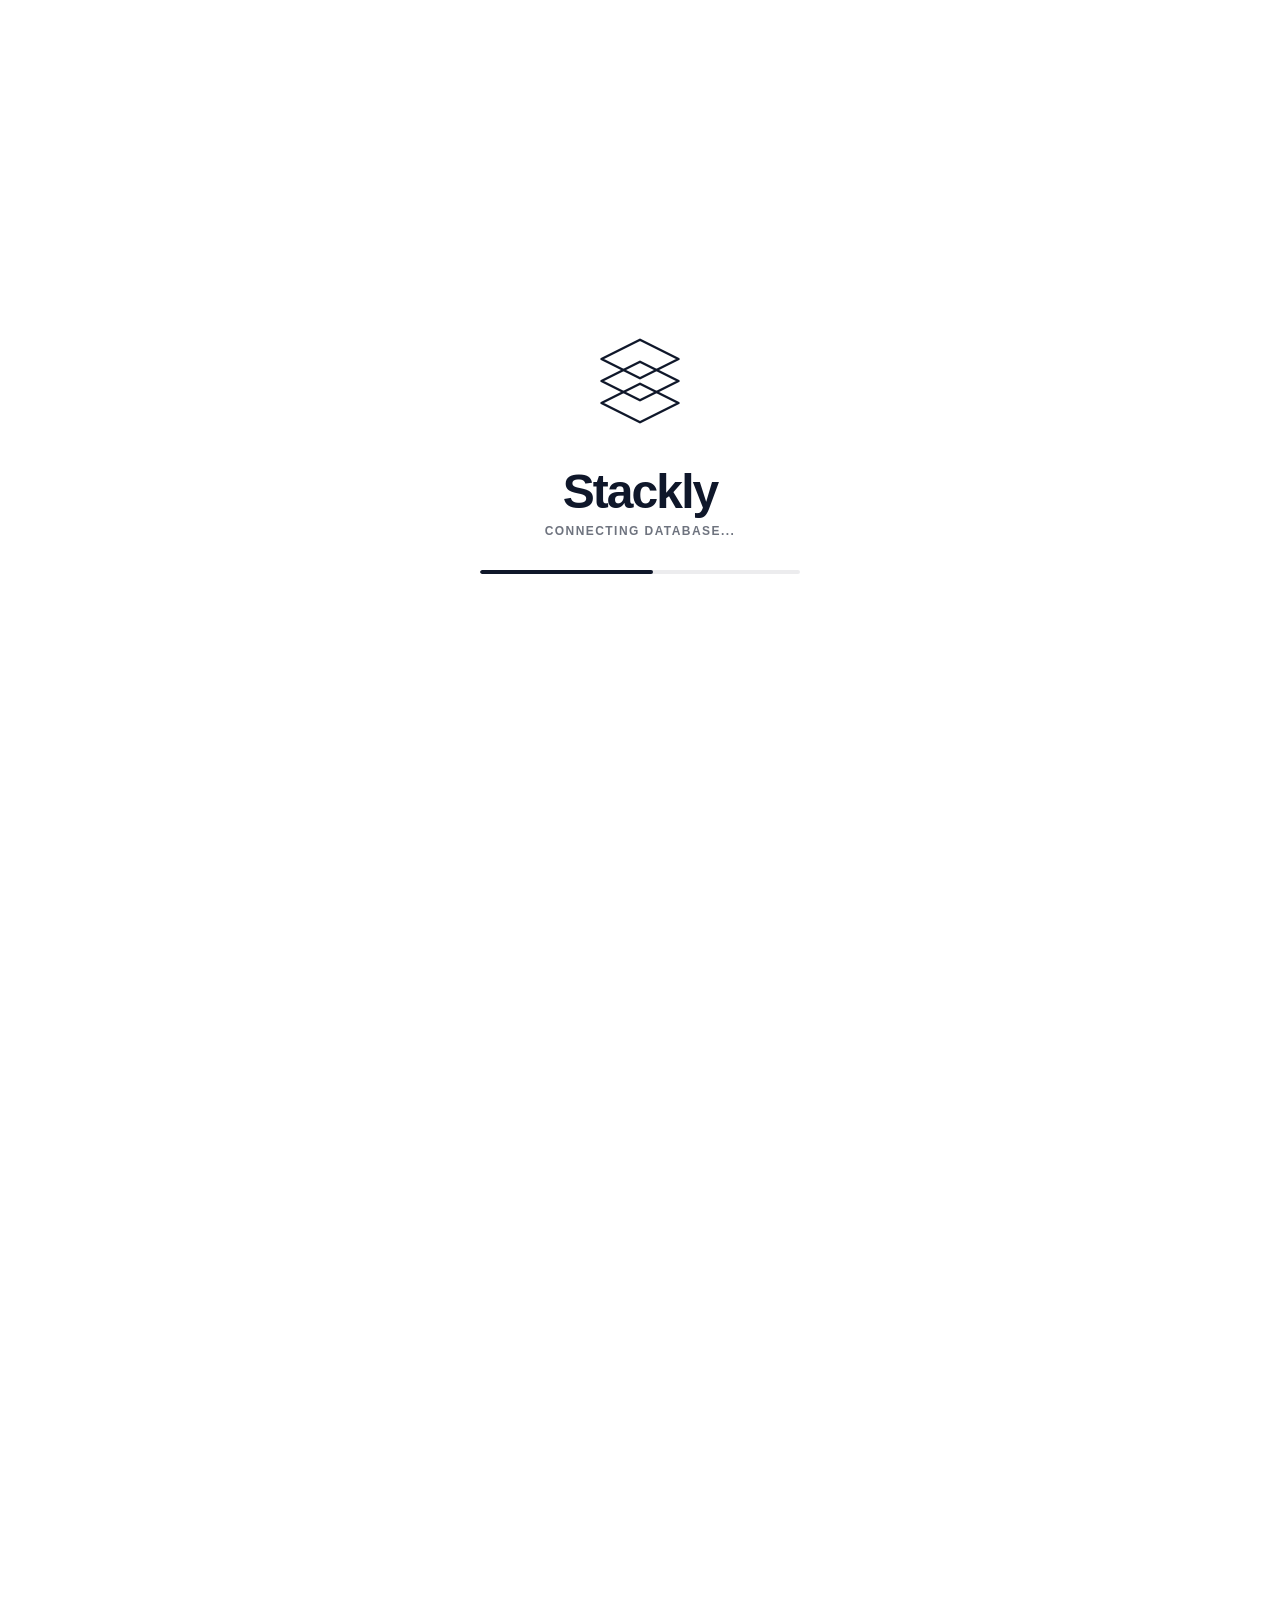
<file: about.html>
<!DOCTYPE html>
<html lang="en">
<head>
    <meta charset="UTF-8">
    <meta name="viewport" content="width=device-width, initial-scale=1.0">
    <title>Stackly - Corporate Training Management</title>
    <!-- Link to external stylesheet -->
    <link rel="stylesheet" href="style.css">
</head>
<body>

    <!-- MINIMAL PRELOADER SCREEN -->
    <div id="preloader">
        <div class="brand-wrapper">
            <!-- Custom Vector Logo from Image Reference in Single Color Line Art -->
            <svg class="vector-logo" viewBox="0 0 200 200" fill="none" xmlns="http://w3.org">
                <!-- Bottom Base Diamond Layer -->
                <path class="layer layer-1" d="M30 140L100 175L170 140L100 105L30 140Z" />
                <!-- Middle Diamond Layer -->
                <path class="layer layer-2" d="M30 100L100 135L170 100L100 65L30 100Z" />
                <!-- Top Summit Diamond Layer -->
                <path class="layer layer-3" d="M30 60L100 95L170 60L100 25L30 60Z" />
            </svg>
            
            <div class="text-group">
                <h1 class="brand-name">Stackly</h1>
                <p class="status-text" id="status-label">CONNECTING DATABASE...</p>
            </div>

            <!-- Single-Color Progress Indicator -->
            <div class="progress-container">
                <div class="progress-bar" id="progress-bar"></div>
            </div>
        </div>
    </div>


<script>
    document.addEventListener("DOMContentLoaded", () => {
    const progressBar = document.getElementById("progress-bar");
    const statusLabel = document.getElementById("status-label");
    
    const totalDuration = 2000; // Hardcoded 2-second timeout window
    const frameRate = 30; 
    const totalTicks = totalDuration / frameRate;
    let currentTick = 0;

    const phrases = [
        { limit: 35, text: "OPTIMIZING CORE ENVIRONMENT..." },
        { limit: 75, text: "CONNECTING DATABASE..." },
        { limit: 100, text: "LAUNCHING..." }
    ];

    const loaderInterval = setInterval(() => {
        currentTick++;
        const percentage = Math.min((currentTick / totalTicks) * 100, 100);
        
        if (progressBar) {
            progressBar.style.width = `${percentage}%`;
        }

        if (statusLabel) {
            const match = phrases.find(p => percentage <= p.limit);
            if (match) statusLabel.textContent = match.text;
        }

        if (currentTick >= totalTicks) {
            clearInterval(loaderInterval);
            
            // Clean modal dismount
            setTimeout(() => {
                document.body.classList.add("loaded");
            }, 100);
        }
    }, frameRate);
});

</script>

<!-- FLOATING HEADER INTERFACE -->
<header class="floating-header">
    <div class="header-container">
        
        <a href="#" class="brand-logo" id="brand-logo-trigger" aria-label="Stackly Home - Refresh Portal">
            <!-- Replace 'logo-placeholder.svg' with your actual vector file path -->
            <img src="./assests/corporate training.webp" alt="Stackly Logo" class="logo-img">
       
        </a>

        <!-- Desktop Navigation Layer (Hidden on mobile via Media Query) -->
        <nav class="desktop-nav">
            <ul class="nav-menu">
                <li><a href="index.html" class="nav-item ">Home</a></li>
                <li><a href="courses.html" class="nav-item ">Courses</a></li>
                <li><a href="blogs.html" class="nav-item ">Blogs</a></li>
                <li><a href="about.html" class="nav-item active">About Us</a></li>
                <li><a href="contact.html" class="nav-item">Contact Us</a></li>
            </ul>
        </nav>

        <!-- Right Side Authentication Area -->
        <div class="auth-wrapper">
        <button class="btn-auth" onclick="window.location.href='login.html'">Sign In</button>
            
            <!-- Mobile Hamburger Menu Toggle Trigger Button -->
            <button class="mobile-toggle" id="mobile-menu-toggle" aria-label="Toggle Navigation Menu">
                <span class="hamburger-bar"></span>
                <span class="hamburger-bar"></span>
                <span class="hamburger-bar"></span>
            </button>
        </div>
    </div>
</header>

<!-- Responsive Mobile Navigation Drawer Overlay Drawer Component -->
<div class="mobile-drawer" id="mobile-navigation-drawer">
    <nav class="mobile-nav">
        <ul>
            <li><a href="index.html" class="mobile-nav-item ">Dashboard</a></li>
            <li><a href="courses.html" class="mobile-nav-item">Courses</a></li>
            <li><a href="blogs.html" class="mobile-nav-item">Blogs</a></li>
            <li><a href="about.html" class="mobile-nav-item active">About Us</a></li>
            <li><a href="contact.html" class="mobile-nav-item">Contact Us</a></li>
        </ul>
    </nav>
</div>

<script>
    document.addEventListener("DOMContentLoaded", () => {
    // 1. BRAND REFRESH CONTROLLER
    const logoTrigger = document.getElementById("brand-logo-trigger");
    if (logoTrigger) {
        logoTrigger.addEventListener("click", (e) => {
            e.preventDefault(); // Stop standard routing anchors
            window.location.reload(); // Instantly trigger atomic state wipe refresh
        });
    }

    // 2. MOBILE OVERLAY RESPONSIVE DRAWER MANAGEMENT
    const menuToggle = document.getElementById("mobile-menu-toggle");
    const navDrawer = document.getElementById("mobile-navigation-drawer");
    const drawerLinks = document.querySelectorAll(".mobile-nav-item");

    if (menuToggle && navDrawer) {
        const toggleMenuState = () => {
            menuToggle.classList.toggle("active");
            navDrawer.classList.toggle("open");
            
            // Toggle body scroll control layers to prevent standard layout parallax shifts
            if (navDrawer.classList.contains("open")) {
                document.body.style.overflow = "hidden";
            } else {
                document.body.style.overflow = "";
            }
        };

        menuToggle.addEventListener("click", toggleMenuState);

        // Auto close navigation screen drawer whenever links are selected
        drawerLinks.forEach(link => {
            link.addEventListener("click", () => {
                if (navDrawer.classList.contains("open")) {
                    toggleMenuState();
                }
            });
        });
    }
});

</script>

<!-- DYNAMIC L&D SYSTEM HERO SECTION -->
<section class="about-hero-section" id="about-hero-viewport">
    <img src="./assests/about img 1.webp" alt="Corporate Training Environment" class="about-hero-bg-img">

    <div class="about-hero-container">
        <div class="about-hero-content-block">
            
            <!-- Top Pill Badge -->
            <div class="about-hero-badge-strip scroll-trigger-up animate-in">
                <span class="badge-icon">🎓</span> Trusted since 2016 • 50,000+ Students
            </div>

            <!-- Staggered word-by-word title container -->
            <h1 class="about-hero-main-title" id="about-hero-staggered-title">
                Master Corporate intelligence Expert Led
            </h1>
            
            <p class="about-hero-subtitle scroll-trigger-up animate-in">
                Learn corporate trading, blockchain technology matrices, compliance frameworks, and AI-powered workflow investment strategies.
            </p>

            <!-- Dual CTA Action Buttons -->
            <div class="about-hero-cta-row scroll-trigger-up animate-in">
                <a href="404.html" class="btn-hero-primary">
                    Get started <span class="btn-arrow-vector">›</span>
                </a>
                <a href="404.html" class="btn-hero-secondary">View courses</a>
            </div>

            <!-- BOTTOM REGION: High-Performance Decrease-to-Increase Odometer Ribbon -->
            <div class="about-hero-metrics-ribbon scroll-trigger-up animate-in">
                
                <!-- Metric Block 1 -->
                <div class="metric-item-node">
                    <div class="metric-number-wrapper">
                        <!-- Removed absolute text to let JavaScript handle safe numeric increments -->
                        <span class="metric-active-number" id="odometer-students">0</span><span class="metric-suffix">K+</span>
                    </div>
                    <span class="metric-label-text">Active students</span>
                </div>
                
                <!-- Metric Block 2 -->
                <div class="metric-item-node">
                    <div class="metric-number-wrapper">
                        <span class="metric-active-number" id="odometer-rating">0.0</span><span class="metric-suffix">/5</span>
                    </div>
                    <span class="metric-label-text">Average rating</span>
                </div>
                
                <!-- Metric Block 3 -->
                <div class="metric-item-node">
                    <div class="metric-number-wrapper">
                        <span class="metric-active-number" id="odometer-reports">0</span><span class="metric-suffix">+</span>
                    </div>
                    <span class="metric-label-text">Expert reports</span>
                </div>

            </div>

        </div>
    </div>
</section>

<style>
    /* MASTER CENTERED HERO ARCHITECTURE CONTROLS */
.about-hero-section {
    position: relative;
    width: 100%;
    min-height: 85vh;
    display: flex;
    align-items: center;
    justify-content: center;
    /* Strict parameter spacing compliance: 50px Top Padding / 30px Bottom Padding */
    padding: 50px 6% 30px 6%;
    background-color: #050811; 
    overflow: hidden;
}

.about-hero-bg-img {
    position: absolute;
    top: 0;
    left: 0;
    width: 100%;
    height: 100%;
    object-fit: cover;
    object-position: center;
    z-index: 1;
    pointer-events: none;
    opacity: 0.85; 
}

.about-hero-section::before {
    content: '';
    position: absolute;
    top: 0;
    left: 0;
    width: 100%;
    height: 100%;
    background: linear-gradient(180deg, #050811 0%, rgba(5, 8, 17, 0.6) 50%, #050811 100%),
                radial-gradient(circle at center, rgba(5, 8, 17, 0.2) 0%, #050811 90%);
    z-index: 2;
}

.about-hero-container {
    position: relative;
    z-index: 3;
    width: 100%;
    max-width: 920px; 
    margin: 0 auto;
}

.about-hero-content-block {
    text-align: center;
    display: flex;
    flex-direction: column;
    align-items: center;
}

.about-hero-badge-strip {
    display: inline-flex;
    align-items: center;
    gap: 8px;
    padding: 8px 16px;
    font-size: 0.85rem;
    font-weight: 600;
    color: #FDBA74; 
    background-color: rgba(253, 186, 116, 0.06);
    border: 1px solid rgba(253, 186, 116, 0.15);
    border-radius: 30px;
    margin-bottom: 28px;
}

.badge-icon { font-size: 0.95rem; }

.about-hero-main-title {
    font-size: 4rem; 
    font-weight: 700; 
    letter-spacing: -0.02em;
    color: #FFFFFF;
    line-height: 1.15;
    margin-bottom: 24px;
    text-transform: uppercase;
    display: flex;
    flex-wrap: wrap;
    justify-content: center;
    gap: 0 16px;
}

.about-hero-main-title span {
    display: inline-block;
    opacity: 0;
    transform: translateY(25px); 
    transition: opacity 0.5s cubic-bezier(0.25, 1, 0.5, 1), transform 0.5s cubic-bezier(0.25, 1, 0.5, 1);
}

.about-hero-main-title span.animate-in {
    opacity: 1;
    transform: translateY(0);
}

.about-hero-subtitle {
    font-size: 1.2rem; 
    line-height: 1.65;
    color: #94A3B8; 
    max-width: 680px;
    margin-bottom: 40px;
}

.about-hero-cta-row {
    display: flex;
    justify-content: center;
    align-items: center;
    gap: 16px;
    margin-bottom: 64px; 
}

.btn-hero-primary, .btn-hero-secondary {
    padding: 14px 36px;
    font-size: 0.95rem;
    font-weight: 600;
    border-radius: 8px; 
    text-decoration: none;
    cursor: pointer;
    transition: all 0.3s cubic-bezier(0.4, 0, 0.2, 1);
}

.btn-hero-primary {
    background-color: #6366F1; 
    color: #FFFFFF;
    display: inline-flex;
    align-items: center;
    gap: 8px;
    box-shadow: 0 8px 20px rgba(99, 102, 241, 0.15);
}

.btn-arrow-vector { font-size: 1.1rem; line-height: 1; }

.btn-hero-secondary {
    background-color: transparent;
    color: #FFFFFF;
    border: 1px solid rgba(255, 255, 255, 0.25);
}

.btn-hero-primary:hover {
    background-color: #4F46E5;
    transform: translateY(-3px);
    box-shadow: 0 0 25px rgba(99, 102, 241, 0.45);
}

.btn-hero-secondary:hover {
    background-color: rgba(74, 222, 128, 0.08); 
    border-color: #4ADE80; 
    color: #4ADE80;
    transform: translateY(-3px);
    box-shadow: 0 0 15px rgba(74, 222, 128, 0.25);
}

/* ========================================================
   BOTTOM LAYER: FLUORESCENT DECREASE-TO-INCREASE ODOMETER RIBBON
   ======================================================== */
.about-hero-metrics-ribbon {
    display: flex;
    justify-content: center;
    align-items: center;
    gap: 80px; 
    width: 100%;
    border-top: 1px solid rgba(255, 255, 255, 0.06);
    padding-top: 40px;
}

.metric-item-node {
    display: flex;
    flex-direction: column;
    align-items: center;
    text-align: center;
}

.metric-number-wrapper {
    display: flex;
    align-items: baseline;
    color: #FFFFFF;
    font-size: 2.2rem; 
    font-weight: 700;
    line-height: 1;
}

.metric-active-number {
    will-change: text-content;
    /* Soft color color shift during active computation updates */
    transition: color 0.15s ease;
}

/* Visual color swap marker while calculations are decreasing to zero */
.metric-active-number.dropping-values {
    color: #EF4444; /* High visibility notice crimson red */
}

.metric-suffix {
    color: #FFFFFF;
    margin-left: 1px;
}

.metric-label-text {
    font-size: 0.9rem;
    color: #64748B; 
    margin-top: 10px;
    text-transform: capitalize;
}

/* INTERACTIVE TEXT HOVER GLOW TRANSLATIONS ON THE METRICS CANVAS */
.about-hero-content-block:hover .metric-active-number {
    color: #4ADE80; 
    text-shadow: 0 0 12px rgba(74, 222, 128, 0.35);
}

/* FLUID RESPONSIVE SYSTEM MEDIA BREAKPOINTS CONTROLLER */
@media (max-width: 900px) {
    .about-hero-main-title { font-size: 3.2rem; }
    .about-hero-metrics-ribbon { gap: 48px; } 
}

@media (max-width: 768px) {
    .about-hero-main-title { font-size: 2.6rem; gap: 0 12px; }
    .about-hero-subtitle { font-size: 1.05rem; }
    .about-hero-metrics-ribbon { gap: 36px; flex-wrap: wrap; justify-content: space-around; }
    .about-hero-cta-row { gap: 12px; width: 100%; }
}

@media (max-width: 520px) {
    .about-hero-section { padding-top: 130px; padding-bottom: 40px; }
    .about-hero-badge-strip { font-size: 0.78rem; padding: 6px 12px; margin-bottom: 20px; }
    .about-hero-main-title { font-size: 1.95rem; }
    .about-hero-cta-row { flex-direction: column; align-items: stretch; gap: 12px; }
    .btn-hero-primary, .btn-hero-secondary { text-align: center; justify-content: center; width: 100%; border-radius: 10px; }
    .about-hero-metrics-ribbon { flex-direction: column; gap: 28px; align-items: center; padding-top: 32px; }
    .metric-number-wrapper { font-size: 1.95rem; }
}

</style>

<script>
    document.addEventListener("DOMContentLoaded", () => {
    
    // ==========================================
    // 1. TYPOGRAPHY ENGINE: WORD-BY-WORD TITLE PARSER
    // ==========================================
    const parseAboutHeroTitle = (titleContainer) => {
        if (!titleContainer) return;
        const words = titleContainer.textContent.trim().split(/\s+/);
        titleContainer.innerHTML = "";

        words.forEach((word) => {
            const span = document.createElement("span");
            span.textContent = word + " ";
            titleContainer.appendChild(span);
        });
    };

    const runAboutHeroTitleAnimation = (titleContainer) => {
        if (!titleContainer) return;
        const spans = titleContainer.querySelectorAll("span");
        spans.forEach((span, index) => {
            setTimeout(() => span.classList.add("animate-in"), index * 70);
        });
    };

    const heroTitleNode = document.getElementById("about-hero-staggered-title");
    if (heroTitleNode) {
        parseAboutHeroTitle(heroTitleNode);
        // Instant mount reveal trigger
        setTimeout(() => runAboutHeroTitleAnimation(heroTitleNode), 200);
    }


    // ==========================================
    // 2. ASYNC ODOMETER ENGINE: DECREASE-TO-INCREASE LOOP
    // ==========================================
    const targetMetricsData = [
        { students: 50, rating: 4.9, reports: 200 },
        { students: 74, rating: 4.7, reports: 280 },
        { students: 35, rating: 5.0, reports: 140 },
        { students: 95, rating: 4.8, reports: 410 }
    ];
    let activeDataPointer = 0;

    // Track active baseline numeric variables to compute increments smoothly
    let currentStudents = 0;
    let currentRating = 0.0;
    let currentReports = 0;

    const runHighPrecisionCounterTick = (targetStudents, targetRating, targetReports) => {
        const studentNode = document.getElementById("odometer-students");
        const ratingNode = document.getElementById("odometer-rating");
        const reportsNode = document.getElementById("odometer-reports");

        if (!studentNode || !ratingNode || !reportsNode) return;

        // Configuration matrices thresholds variables controls
        const loopSteps = 40; 
        const executionFpsRate = 1000 / 60; // Clean 60 FPS update speed
        let runningFrame = 0;

        const deltaStudents = (targetStudents - currentStudents) / loopSteps;
        const deltaRating = (targetRating - currentRating) / loopSteps;
        const deltaReports = (targetReports - currentReports) / loopSteps;

        const calculationLoopTick = setInterval(() => {
            runningFrame++;
            
            currentStudents += deltaStudents;
            currentRating += deltaRating;
            currentReports += deltaReports;

            // Output clamp data formatting rules calculations
            studentNode.textContent = Math.floor(currentStudents);
            ratingNode.textContent = currentRating.toFixed(1);
            reportsNode.textContent = Math.floor(currentReports);

            if (runningFrame >= loopSteps) {
                clearInterval(calculationLoopTick);
                
                // Absolute terminal precision locking bounds parameters
                currentStudents = targetStudents;
                currentRating = targetRating;
                currentReports = targetReports;

                studentNode.textContent = currentStudents;
                ratingNode.textContent = currentRating.toFixed(1);
                reportsNode.textContent = currentReports;

                // Strips values dropping color flags overlay loops cleanly
                studentNode.classList.remove("dropping-values");
                ratingNode.classList.remove("dropping-values");
                reportsNode.classList.remove("dropping-values");
            }
        }, executionFpsRate);
    };

    const triggerOdometerLifecyclePhase = () => {
        const studentNode = document.getElementById("odometer-students");
        const ratingNode = document.getElementById("odometer-rating");
        const reportsNode = document.getElementById("odometer-reports");

        if (!studentNode || !ratingNode || !reportsNode) return;

        // PHASE A: DECREASE CURRENT VALUES RAPIDLY TO 0 FIRST
        studentNode.classList.add("dropping-values");
        ratingNode.classList.add("dropping-values");
        reportsNode.classList.add("dropping-values");

        runHighPrecisionCounterTick(0, 0.0, 0);

        // PHASE B: SECURE BRIEF VISUAL BALANCE AT 0 THEN COUNT UP TO NEXT TARGET
        setTimeout(() => {
            activeDataPointer = (activeDataPointer + 1) % targetMetricsData.length;
            const nextSet = targetMetricsData[activeDataPointer];

            runHighPrecisionCounterTick(nextSet.students, nextSet.rating, nextSet.reports);
        }, 1000); // 1-second pause ceiling window right at zero bounds markers
    };

    // Initialize initial loading count up to the first data index
    setTimeout(() => {
        const initialSet = targetMetricsData[0];
        runHighPrecisionCounterTick(initialSet.students, initialSet.rating, initialSet.reports);
    }, 400);

    // Schedule subsequent automated decrease-to-increase cycles to repeat every 5 seconds
    setInterval(triggerOdometerLifecyclePhase, 5000);
});

</script>

<!-- DYNAMIC REVERSED WHO WE ARE INTERACTIVE SECTION -->
<section class="whoweare-section" id="whoweare-viewport-trigger">
    <div class="whoweare-container">
        
        <!-- LEFT COLUMN: Visual Media Frame (Features smooth zoom-in hover parameters) -->
        <div class="whoweare-visual-column">
            <div class="whoweare-image-wrapper">
                <!-- Replace 'corporate-sandbox-hub.jpg' with your target platform image asset layer path -->
                <img src="./assests/about img 1.webp" alt="Stackly Corporate Upskilling Sandbox Center" class="whoweare-embed-img">
                
                <!-- Decorative brand green border overlay accent box -->
                <div class="whoweare-perimeter-box"></div>
            </div>
        </div>

        <!-- RIGHT COLUMN: Corporate Content Core (Features word-by-word scroll text builders) -->
        <div class="whoweare-content-column">
            <span class="whoweare-pretitle">⚙️ UNIFIED TRAINING ARCHITECTURE</span>
            
            <!-- Target title parsed word-by-word sequentially on page scroll thresholds -->
            <h2 class="whoweare-main-title" id="whoweare-staggered-title">
                Evolving human capital through automated metrics mapping
            </h2>
            
            <!-- Target paragraph parsed word-by-word with staggered sequence delays -->
            <p class="whoweare-description-text" id="whoweare-staggered-description">
                Stackly bridges organizational capability gaps by deploying continuous learning tracks, localized regulatory compliance frameworks, and real-time completion telemetry. We empower international departments to assess completion indices, configure mandating renewal loops, and unlock workforce velocity records hands-free.
            </p>

            <div class="whoweare-metric-subrow">
                <div class="whoweare-subnode">
                    <span class="subnode-accent">✓</span> Real-Time Matrix Grids
                </div>
                <div class="whoweare-subnode">
                    <span class="subnode-accent">✓</span> Simulated Sandbox Labs
                </div>
            </div>
        </div>

    </div>
</section>

<style>
    /* GLOBAL RESETS FOR RESOLVING BOUNDS BLOCKS friction */
* {
    margin: 0;
    padding: 0;
    box-sizing: border-box;
    font-family: -apple-system, BlinkMacSystemFont, 'Segoe UI', Roboto, sans-serif;
}

/* WHO WE ARE MASTER SECTION CONTROLS */
.whoweare-section {
    width: 100%;
    /* Strict parameter spacing compliance: 50px Top Padding / 30px Bottom Padding */
    padding: 50px 6% 30px 6%;
    background-color: #0A0F1D; /* Seamless dark-theme continuity profile canvas */
    position: relative;
    overflow: hidden;
}

.whoweare-container {
    width: 100%;
    max-width: 1440px;
    margin: 0 auto;
    display: grid;
    grid-template-columns: 0.95fr 1.05fr; /* Asymmetric balance distribution mapping reference layout */
    gap: 72px;
    align-items: center;
}

/* ==========================================
   LEFT SIDE: MEDIA DISPLAY FRAMES ARCHITECTURE
   ========================================== */
.whoweare-visual-column {
    display: flex;
    justify-content: center;
    width: 100%;
}

.whoweare-image-wrapper {
    position: relative;
    width: 100%;
    height: 460px; /* Rigidity proportions ceiling to prevent layout stretch during zoom cycles */
    border-radius: 24px;
}

.whoweare-embed-img {
    width: 100%;
    height: 100%;
    object-fit: cover;
    border-radius: 24px;
    display: block;
    position: relative;
    z-index: 3;
    border: 1px solid rgba(255, 255, 255, 0.04);
    box-shadow: 0 15px 35px rgba(0, 0, 0, 0.3);
    /* Micro scale zoom transition timing filters */
    transition: transform 0.6s cubic-bezier(0.25, 1, 0.5, 1), filter 0.3s ease;
}

/* Ambient green boundary profile line accent box backdrop */
.whoweare-perimeter-box {
    position: absolute;
    bottom: -16px;
    left: -16px;
    width: 50%;
    height: 50%;
    border-left: 2px solid rgba(74, 222, 128, 0.15); /* Stackly Primary Theme Ancient Green */
    border-bottom: 2px solid rgba(74, 222, 128, 0.15);
    border-radius: 0 0 0 24px;
    z-index: 1;
    pointer-events: none;
    transition: transform 0.4s cubic-bezier(0.175, 0.885, 0.32, 1.275), border-color 0.4s ease;
}

/* ==========================================
   RIGHT SIDE: TYPOGRAPHY WORD REVEAL CORE
   ========================================== */
.whoweare-content-column {
    display: flex;
    flex-direction: column;
    align-items: flex-start;
    text-align: left;
}

.whoweare-pretitle {
    font-size: 0.82rem;
    font-weight: 700;
    color: #4ADE80; 
    letter-spacing: 0.15em;
    margin-bottom: 16px;
    text-transform: uppercase;
}

.whoweare-main-title {
    font-size: 3.2rem;
    font-weight: 700; /* Rich thick bold headers exactly like image typography reference mapping */
    letter-spacing: -0.01em;
    color: #FFFFFF;
    line-height: 1.2;
    margin-bottom: 24px;
    text-transform: uppercase;
    display: flex;
    flex-wrap: wrap;
    gap: 0 12px;
}

/* WORD-BY-WORD STRUCTURAL REVEAL TOKEN CONTAINERS */
.whoweare-main-title span, .whoweare-description-text span {
    display: inline-block;
    opacity: 0;
    transform: translateY(12px) scale(0.98); /* Forces tokens to arrive with fluid buoyancy upward shift */
    transition: opacity 0.45s cubic-bezier(0.25, 1, 0.5, 1), transform 0.45s cubic-bezier(0.25, 1, 0.5, 1);
}

.whoweare-main-title span.animate-token-in, 
.whoweare-description-text span.animate-token-in {
    opacity: 1;
    transform: translateY(0) scale(1);
}

.whoweare-description-text {
    font-size: 1.08rem; /* High visibility text scale factor matching preferences */
    line-height: 1.65;
    color: #94A3B8; /* Slate light gray text block lines */
    margin-bottom: 28px;
    display: flex;
    flex-wrap: wrap;
    gap: 0 6px;
}

.whoweare-metric-subrow {
    display: flex;
    gap: 28px;
    width: 100%;
    border-top: 1px solid rgba(255, 255, 255, 0.04);
    padding-top: 20px;
}

.whoweare-subnode {
    font-size: 0.95rem;
    font-weight: 600;
    color: #64748B;
    display: flex;
    align-items: center;
    gap: 8px;
    transition: color 0.3s ease, text-shadow 0.3s ease;
}

.subnode-accent {
    color: #4ADE80;
    font-weight: 700;
}

/* ==========================================
   HIGH-FREQUENCY HOVER GLOW ACTIONS ENGINE 
   ========================================== */
.whoweare-container:hover .whoweare-perimeter-box {
    border-color: rgba(74, 222, 128, 0.45);
    transform: translate(-4px, 4px); /* Interactive visual extension step multiplier */
}

.whoweare-container:hover .whoweare-embed-img {
    transform: scale(1.03); /* Lens focus scale adjustments overlay */
    filter: brightness(1.02);
}

/* Trigger immersive radiant fluorescent neon green aura glow overlay on hover focus */
.whoweare-container:hover .whoweare-main-title {
    text-shadow: 0 0 15px rgba(74, 222, 128, 0.2);
}

.whoweare-container:hover .whoweare-subnode {
    color: #FFFFFF;
    text-shadow: 0 0 8px rgba(255, 255, 255, 0.25);
}

/* FLUID FLUID RESPONSIVE SYSTEM MEDIA BREAKPOINTS CONTROLLERS */
@media (max-width: 1100px) {
    .whoweare-container { grid-template-columns: 1fr; gap: 44px; }
    .whoweare-image-wrapper { height: 360px; max-width: 680px; margin: 0 auto; }
    .whoweare-content-column { max-width: 100%; }
    .whoweare-main-title { font-size: 2.6rem; }
}

@media (max-width: 640px) {
    /* Custom low profile padding clamps overrides */
    .whoweare-section { padding-top: 40px; padding-bottom: 24px; }
    .whoweare-main-title { font-size: 1.95rem; gap: 0 10px; }
    .whoweare-description-text { font-size: 1rem; gap: 0 5px; }
    .whoweare-image-wrapper { height: 250px; }
    .whoweare-metric-subrow { flex-direction: column; gap: 14px; }
}

</style>
<script>
    document.addEventListener("DOMContentLoaded", () => {
    
    // ========================================================
    // WHO WE ARE SECTOR: TWO-COLUMN WORD-BY-WORD TEXT CONSTRUCTOR
    // ========================================================
    
    const segmentTextIntoWordTokens = (containerElement) => {
        if (!containerElement) return null;
        
        // Extract flat baseline content strings and split via regex whitespaces parameters
        const originalRawTextString = containerElement.textContent.trim();
        const wordsArrayMatrix = originalRawTextString.split(/\s+/);
        containerElement.innerHTML = ""; // Wipe flat content layout strings

        const fragmentsArrayCollector = [];

        wordsArrayMatrix.forEach((word) => {
            const spanToken = document.createElement("span");
            // Maintain spacing layouts context cleanly inside word splits transformations
            spanToken.innerHTML = word + " ";
            containerElement.appendChild(spanToken);
            fragmentsArrayCollector.push(spanToken);
        });

        return fragmentsArrayCollector;
    };

    const titleTarget = document.getElementById("whoweare-staggered-title");
    const descTarget = document.getElementById("whoweare-staggered-description");

    // Segment text blocks programmatically into separate list structures loops instantly
    const titleTokenSpans = segmentTextIntoWordTokens(titleTarget);
    const descTokenSpans = segmentTextIntoWordTokens(descTarget);

    // High performance scroller intersection listener configuration mapping requirements
    const whoweareObserverOptions = {
        root: null,
        rootMargin: "0px",
        threshold: 0.12 // Fires calculation dispatches when 12% of container cuts scroller view bounds
    };

    const whoweareIntersectionObserver = new IntersectionObserver((entries, observer) => {
        entries.forEach(entry => {
            if (entry.isIntersecting) {
                
                // STEP A: Fire Main Title Headline Sequence — Word-by-Word
                if (titleTokenSpans) {
                    titleTokenSpans.forEach((span, index) => {
                        setTimeout(() => {
                            span.classList.add("animate-token-in");
                        }, index * 60); // Clear 60ms sequence separation velocity step markers
                    });
                }

                // STEP B: Fire Description Paragraph Sequence — Word-by-Word with Subsequent offset buffer
                if (descTokenSpans) {
                    // Compute absolute total runtime width delay factor of title deployment pass
                    const titleTotalDelayCeiling = titleTokenSpans ? titleTokenSpans.length * 60 : 0;
                    const paragraphStartOffset = titleTotalDelayCeiling + 150; // Smooth 150ms buffer clearance track

                    descTokenSpans.forEach((span, index) => {
                        setTimeout(() => {
                            span.classList.add("animate-token-in");
                        }, paragraphStartOffset + (index * 25)); // Ultra rapid 25ms text compilation cadence
                    });
                }

                // Unmount target observer thread safely to conserve active background processing cycles
                observer.unobserve(entry.target);
            }
        });
    }, whoweareObserverOptions);

    const targetWhoWeAreSection = document.getElementById("whoweare-viewport-trigger");
    if (targetWhoWeAreSection) {
        whoweareIntersectionObserver.observe(targetWhoWeAreSection);
    }
});

</script>

<!-- DYNAMIC L&D CATEGORIES ASYMMETRIC MORPHING INTERFACE -->
<section class="ld-categories-section" id="categories-viewport-trigger">
    <div class="ld-categories-container">
        
        <!-- LEFT REGION: Interactive Morphing Circle-to-Shape Grid Track -->
        <div class="ld-cards-morph-stack">
            
            <!-- Category Node 1: Circular Foundational Lab (Morphs on hover) -->
            <div class="ld-morph-card node-small">
                <div class="ld-card-inner-canvas">
                    <div class="ld-image-media-layer">
                        <img src="./assests/AI infra.webp" alt="Compliance Mandates Track" class="ld-embed-img">
                        <div class="ld-image-matte-filter"></div>
                        <span class="ld-top-floating-label">Compliance Paths</span>
                    </div>
                    <!-- Details drawer expands seamlessly downwards when card gets cursor focus -->
                    <div class="ld-details-drawer">
                        <h3 class="ld-drawer-heading">Compliance</h3>
                        <p class="ld-drawer-summary-para">Automate legal training metrics and recurring regulatory validation paths effortlessly across sections.</p>
                    </div>
                </div>
            </div>

            <!-- Category Node 2: Circular Intermediate Lab (Morphs on hover) -->
            <div class="ld-morph-card node-medium">
                <div class="ld-card-inner-canvas">
                    <div class="ld-image-media-layer">
                        <img src="./assests/data analytics.webp" alt="Agile Leadership Sprints" class="ld-embed-img">
                        <div class="ld-image-matte-filter"></div>
                        <span class="ld-top-floating-label">Agile Sprints</span>
                    </div>
                    <div class="ld-details-drawer">
                        <h3 class="ld-drawer-heading">Agile Sprints</h3>
                        <p class="ld-drawer-summary-para">Accelerate departmental development velocity and clear pipeline communication bottlenecks hands-free.</p>
                    </div>
                </div>
            </div>

            <!-- Category Node 3: Large Active Focus Lab (Open by default, scales on alternate hovers) -->
            <div class="ld-morph-card node-large active-default-focus">
                <div class="ld-card-inner-canvas">
                    <div class="ld-image-media-layer">
                        <img src="./assests/labs training.webp" alt="Technical Micro-Architecture Sandboxes" class="ld-embed-img">
                        <div class="ld-image-matte-filter"></div>
                        <span class="ld-top-floating-label">Technical Labs</span>
                    </div>
                    <div class="ld-details-drawer">
                        <h3 class="ld-drawer-heading">Technical Labs</h3>
                        <p class="ld-drawer-summary-para">Elevate workforce proficiency thresholds with specialized skill development sandbox clinics led.</p>
                    </div>
                </div>
            </div>

        </div>

        <!-- RIGHT REGION: High Contrast Corporate Typography (Parses Word-by-Word from sides) -->
        <div class="ld-categories-typography-block">
            <h2 class="ld-categories-section-title" id="categories-staggered-title">
                Variant Training Category
            </h2>
        </div>

    </div>
</section>

<style>
    /* MASTER L&D PATHS MATRIX ENVIRONMENT CONTROL PANEL */
.ld-categories-section {
    width: 100%;
    /* Strict parameter spacing compliance: 50px Top Padding / 30px Bottom Padding */
    padding: 50px 6% 30px 6%;
    background-color: #0A0F1D; /* Deep template background to guarantee rich contrast curves */
    overflow: hidden;
    position: relative;
}

.ld-categories-container {
    width: 100%;
    max-width: 1440px;
    margin: 0 auto;
    display: grid;
    grid-template-columns: 1.25fr 0.75fr; /* Split asymmetric alignment matching image reference exactly */
    gap: 48px;
    align-items: center;
}

/* ==========================================
   LEFT SIDE: CIRCLE-TO-SHAPE MORPHING GRID
   ========================================== */
.ld-cards-morph-stack {
    display: flex;
    align-items: flex-end;
    justify-content: flex-start;
    gap: 32px;
    position: relative;
    width: 100%;
    height: 540px; /* Headroom lock boundary ceiling ensuring layout parameters stability */
}

/* CORE MORPH MECHANICS CONTROLLER TILES */
.ld-morph-card {
    position: relative;
    background-color: #121829; /* Slate matte background mask focus anchors */
    border: 1px solid rgba(255, 255, 255, 0.04);
    box-shadow: 0 15px 35px rgba(0, 0, 0, 0.3);
    /* Strict timing curves driving width/height radius transformations simultaneously */
    transition: width 0.5s cubic-bezier(0.4, 0, 0.2, 1),
                height 0.5s cubic-bezier(0.4, 0, 0.2, 1),
                border-radius 0.5s cubic-bezier(0.4, 0, 0.2, 1),
                border-color 0.3s ease,
                box-shadow 0.4s ease;
    will-change: width, height, border-radius;
}

.ld-card-inner-canvas {
    width: 100%;
    height: 100%;
    display: flex;
    flex-direction: column;
    overflow: hidden;
}

.ld-image-media-layer {
    position: relative;
    width: 100%;
    flex-grow: 1;
    overflow: hidden;
}

.ld-embed-img {
    width: 100%;
    height: 100%;
    object-fit: cover;
    display: block;
    transition: transform 0.6s ease, filter 0.4s ease;
    filter: grayscale(0.25) brightness(0.65);
}

/* Polarising dark film mask to complement reference image color palettes exactly */
.ld-image-matte-filter {
    position: absolute;
    top: 0;
    left: 0;
    width: 100%;
    height: 100%;
    background: rgba(10, 15, 29, 0.4);
    z-index: 2;
    pointer-events: none;
}

.ld-top-floating-label {
    position: absolute;
    top: 24px;
    width: 100%;
    text-align: center;
    left: 0;
    font-size: 0.85rem;
    font-weight: 600;
    color: rgb(105, 131, 1);
    z-index: 3;
    opacity: 0.7;
    letter-spacing: 0.04em;
    text-transform: uppercase;
}

/* ========================================================
   GEOMETRIC INITIALIZATION STATES (HARD CRADLED INTO PERFECT CIRCLES)
   ======================================================== */

/* Card 1 Sizing (Perfect Circle by Default) */
.ld-morph-card.node-small {
    width: 220px;
    height: 220px;
    border-radius: 50%;
}

/* Card 2 Sizing (Perfect Circle by Default) */
.ld-morph-card.node-medium {
    width: 260px;
    height: 260px;
    border-radius: 50%;
}

/* Card 3 Sizing (Active focus capsule shape from upload reference image layout) */
.ld-morph-card.node-large {
    width: 260px;
    height: 260px;
    border-radius: 50%; /* Initial circle state baseline */
    align-self: flex-start;
}

/* Force Card 3 into its open active-focus capsule display state on initialization */
.ld-morph-card.node-large.active-default-focus {
    width: 320px;
    height: 500px;
    border-radius: 160px 160px 32px 32px; /* Smooth arch cap capsule profile grid */
}

/* ========================================================
   DYNAMIC HOVER STATE EXECUTIONS (MORPH INTO EXTENDED SHAPES & SHOW DETAILS)
   ======================================================= */

.ld-morph-card:hover {
    border-color: rgba(74, 222, 128, 0.35); /* Highlights outline frame to Stackly Ancient Green */
    /* High density fluorescent active green neon backdrop aura emission parameters */
    box-shadow: 0 0 30px rgba(74, 222, 128, 0.22), 0 20px 45px rgba(0, 0, 0, 0.45);
}

/* Force morphing shapes transformation profiles symmetrically on hover focus */
.ld-morph-card.node-small:hover {
    width: 300px;
    height: 440px;
    border-radius: 150px 150px 24px 24px;
}

.ld-morph-card.node-medium:hover {
    width: 320px;
    height: 480px;
    border-radius: 160px 160px 24px 24px;
}

.ld-morph-card.node-large:hover,
.ld-morph-card.node-large.active-default-focus {
    width: 330px;
    height: 520px;
    border-radius: 165px 160px 32px 32px;
}

.ld-morph-card:hover .ld-embed-img {
    transform: scale(1.04);
    filter: grayscale(0) brightness(0.85); /* Restores clean colors on active hover focus track */
}

.ld-morph-card:hover .ld-top-floating-label {
    opacity: 0; /* Dissolves upper tracking string labels cleanly on shape stretch */
}

/* HIDDEN EXPANDING BODY TEXT DRAWER SYSTEM */
.ld-details-drawer {
    width: 100%;
    max-height: 0; /* Hidden completely inside circle frames bounds by default settings */
    overflow: hidden;
    padding: 0 32px;
    text-align: center;
    background-color: #121829;
    display: flex;
    flex-direction: column;
    align-items: center;
    transition: max-height 0.4s cubic-bezier(0.4, 0, 0.2, 1), 
                padding 0.4s cubic-bezier(0.4, 0, 0.2, 1),
                background-color 0.3s ease;
}

.ld-drawer-heading {
    font-size: 1.65rem; /* High visibility typography font scale factor increase */
    font-weight: 700;
    color: #ffffff;
    margin-bottom: 12px;
    letter-spacing: 0.01em;
}

.ld-drawer-summary-para {
    font-size: 1.05rem; /* Increased text content paragraph sizes */
    line-height: 1.6;
    color: #94A3B8;
    font-weight: 300;
    padding-bottom: 32px;
}

/* Reveal drawer contents cleanly on focus tracks expansion updates */
.ld-morph-card:hover .ld-details-drawer,
.ld-morph-card.active-default-focus .ld-details-drawer {
    max-height: 240px; /* Extended depth headroom ceiling allocation */
    padding: 24px 32px 32px 32px;
}

.ld-morph-card:hover .ld-details-drawer {
    background-color: #0F172A; /* Transitions background tone comfortably on active hover */
}

.ld-morph-card:hover .ld-drawer-heading {
    color: #4ADE80; /* Heading text swaps smoothly to theme main Ancient Green */
}

/* Squeeze down Large default layout capsule when users focus alternate circle blocks */
.ld-cards-morph-stack:hover .ld-morph-card.node-large.active-default-focus:not(:hover) {
    width: 260px;
    height: 260px;
    border-radius: 50%;
    align-self: flex-end;
}
.ld-cards-morph-stack:hover .ld-morph-card.node-large.active-default-focus:not(:hover) .ld-details-drawer {
    max-height: 0;
    padding: 0 32px;
}

/* ==========================================
   RIGHT SIDE: BOLD TYPOGRAPHY BLOCK WORKSPACE
   ========================================== */
.ld-categories-typography-block {
    text-align: left;
    padding-left: 36px;
}

.ld-categories-section-title {
    font-size: 4rem; /* High-visibility increased font scale factor */
    font-weight: 700; 
    letter-spacing: -0.02em;
    color: #FFFFFF;
    line-height: 1.15;
    text-transform: uppercase;
    display: flex;
    flex-wrap: wrap;
    gap: 0 16px;
}

/* Word-by-word horizontal sideways entry triggers hook setups */
.ld-categories-section-title span {
    display: inline-block;
    opacity: 0;
    transition: opacity 0.5s cubic-bezier(0.25, 1, 0.5, 1), transform 0.5s cubic-bezier(0.25, 1, 0.5, 1);
}
.ld-categories-section-title span.slide-from-left { transform: translateX(-35px); }
.ld-categories-section-title span.slide-from-right { transform: translateX(35px); }
.ld-categories-section-title span.animate-in {
    opacity: 1;
    transform: translate(0) !important;
}

/* Replicating corporate focus green string accent layer precisely from visual reference image */
.ld-categories-section-title span:nth-child(2) {
    color: #4ADE80; /* Re-mapped smoothly from crimson red to Stackly Ancient Green */
    text-shadow: 0 0 15px rgba(74, 222, 128, 0.3);
}

/* FLUID RESPONSIVE SYSTEM MEDIA BREAKPOINTS CONTROLLER MATRIX BOARDS */
@media (max-width: 1300px) {
    .ld-categories-container { grid-template-columns: 1fr; gap: 48px; }
    .ld-categories-typography-block { padding-left: 0; order: -1; } /* Shifts header block above stacking grid row for clean balance tablet formats */
    .ld-categories-section-title { font-size: 3.2rem; }
    .ld-cards-morph-stack { justify-content: center; }
}

@media (max-width: 960px) {
    .ld-cards-morph-stack { flex-direction: column; height: auto; align-items: center; gap: 36px; }
    .ld-morph-card { width: 100% !important; max-width: 380px; height: auto !important; border-radius: 24px !important; }
    .ld-details-drawer { border-radius: 0 0 24px 24px !important; max-height: none !important; padding: 24px 32px 32px 32px !important; background-color: #0F172A !important; }
    .ld-drawer-summary-para { padding-bottom: 0; }
    .ld-image-media-layer { height: 200px; }
    .ld-top-floating-label { display: none; }
}

@media (max-width: 640px) {
    .ld-categories-matrix-section { padding-top: 40px; padding-bottom: 24px; }
    .ld-categories-section-title { font-size: 2.2rem; gap: 0 10px; }
    .ld-drawer-heading { font-size: 1.4rem; }
    .ld-drawer-summary-para { font-size: 0.98rem; }
}

</style>

<script>
    document.addEventListener("DOMContentLoaded", () => {
    
    // ========================================================
    // VARIANT CATEGORIES SECTOR: REVEAL TITLES WORD-BY-WORD ON SCROLL
    // ========================================================
    const parseCategoriesTitleStagger = (titleContainer) => {
        if (!titleContainer) return;
        const wordsArrayMatrix = titleContainer.textContent.trim().split(/\s+/);
        titleContainer.innerHTML = ""; // Wipe flat standard template layout raw content strings data node

        wordsArrayMatrix.forEach((word, index) => {
            const spanToken = document.createElement("span");
            spanToken.textContent = word + " ";
            
            // Stagger horizontal directional entrance paths alternatively from side grids bounds
            if (index % 2 === 0) {
                spanToken.classList.add("slide-from-left");
            } else {
                spanToken.classList.add("slide-from-right");
            }
            
            titleContainer.appendChild(spanToken);
        });
    };

    const runCategoriesTitleAnimation = (titleContainer) => {
        if (!titleContainer) return;
        const elementSpans = titleContainer.querySelectorAll("span");
        elementSpans.forEach((span, index) => {
            setTimeout(() => {
                span.classList.add("animate-in");
            }, index * 65); // Clear smooth 65ms clean velocity sequence separation time indicators
        });
    };

    const categoriesTitleNode = document.getElementById("categories-staggered-title");
    if (categoriesTitleNode) {
        parseCategoriesTitleStagger(categoriesTitleNode);
    }

    // High performance scroller intersection listener configuration metrics
    const categoriesObserverOptions = { root: null, rootMargin: "0px", threshold: 0.1 };

    const categoriesSectionIntersectionObserver = new IntersectionObserver((entries, observer) => {
        entries.forEach(entry => {
            if (entry.isIntersecting) {
                // Fire text vector elements parsing loops instantly on scroll cross paths
                if (categoriesTitleNode) {
                    runCategoriesTitleAnimation(categoriesTitleNode);
                }
                observer.unobserve(entry.target);
            }
        });
    }, categoriesObserverOptions);

    const targetCategoriesSection = document.getElementById("categories-viewport-trigger");
    if (targetCategoriesSection) {
        categoriesSectionIntersectionObserver.observe(targetCategoriesSection);
    }
});

</script>

<section class="oneline-cta-section" id="oneline-cta-viewport">
    <!-- Visual structural background graphics asset layer -->
    <img src="./assests/AI infra.webp" alt="Abstract Corporate Grid Background" class="oneline-bg-img">

    <div class="oneline-banner-container">
        
        <!-- INNER LAYOUT WRAPPER: Fluid Single-Line Content Stream -->
        <div class="oneline-content-wrapper scroll-trigger-bottom">
            <!-- Left Aligned Core Domain Action Statement -->
            <h2 class="oneline-headline-text">
                TRANSFORM YOUR WORKFORCE CAPABILITIES WITH AUTOMATED LMS METRICS
            </h2>
            
            <!-- Right Aligned Capsule CTA Button (Wires safely to your requested 404 gate) -->
            <a href="404.html" class="btn-oneline-floating">
                Request Demo 
                <span class="btn-arrow-vector">➔</span>
            </a>
        </div>

    </div>
</section>

<style>
    /* ONE-LINE CTA BANNER ENGINE CONTROL PANEL */
.oneline-cta-section {
    width: 100%;
    /* Strict compliance mapping to your specific layout coordinates (50px Top / 30px Bottom Padding) */
    padding: 50px 6% 30px 6%;
    background-color: #0A0F1D; /* Clean continuity transition theme shadow layers */
    position: relative;
    overflow: hidden;
}

.oneline-bg-img {
    position: absolute;
    top: 0;
    left: 0;
    width: 100%;
    height: 100%;
    object-fit: cover;
    z-index: 1;
    pointer-events: none;
    opacity: 0.32; /* Keep structural continuity with dark homepage assets */
    transition: transform 0.6s cubic-bezier(0.25, 1, 0.5, 1);
}

/* Semi-transparent protective layer vector to maintain absolute typography clarity grid */
.oneline-cta-section::before {
    content: '';
    position: absolute;
    top: 0;
    left: 0;
    width: 100%;
    height: 100%;
    background: linear-gradient(90deg, rgba(10, 15, 29, 0.95) 0%, rgba(10, 15, 29, 0.7) 100%);
    z-index: 2;
}

/* HIGH-DENSITY GLASSMORPHIC FRAME CONTAINER */
.oneline-banner-container {
    position: relative;
    z-index: 3;
    width: 100%;
    max-width: 1440px;
    margin: 0 auto;
    background: rgba(30, 41, 59, 0.3);
    backdrop-filter: blur(12px);
    -webkit-backdrop-filter: blur(12px);
    border: 1px solid rgba(255, 255, 255, 0.04);
    border-radius: 24px;
    padding: 36px 44px;
    transition: all 0.4s cubic-bezier(0.25, 1, 0.5, 1);
    box-shadow: 0 15px 35px rgba(0, 0, 0, 0.2);
}

/* HORIZONTAL ALIGNMENT FLUID ENGINE */
.oneline-content-wrapper {
    display: flex;
    justify-content: space-between;
    align-items: center;
    gap: 32px;
    width: 100%;
}

/* Streamlined Single-Line Typography Element Layout */
.oneline-headline-text {
    font-size: 1.6rem;
    font-weight: 400; /* Crisp thin-wire premium styling field properties */
    letter-spacing: 0.02em;
    color: #FFFFFF;
    line-height: 1.2;
    text-transform: uppercase;
    text-align: left;
    transition: color 0.3s ease, text-shadow 0.3s ease;
}

/* DYNAMIC HOVER GLOW STATE ENGINE MODULE OVERLAYS */
.oneline-banner-container:hover {
    border-color: rgba(74, 222, 128, 0.35); /* Focus box triggers to Ancient Green */
    /* Immersive active fluorescent green visual neon aura glow output values */
    box-shadow: 0 0 25px rgba(74, 222, 128, 0.2), 0 15px 35px rgba(0, 0, 0, 0.35);
}

/* Trigger typography glow parameters on card overlay intersect */
.oneline-banner-container:hover .oneline-headline-text {
    color: #4ADE80; /* Line transforms cleanly to Stackly Main Brand Ancient Green */
    text-shadow: 0 0 10px rgba(74, 222, 128, 0.25);
}

.oneline-banner-container:hover .oneline-bg-img {
    transform: scale(1.02); /* Subtle backdrop coordinate visual zoom */
}

/* HIGH FIDELITY FLOATING CAPSULE CTA BUTTON */
.btn-oneline-floating {
    display: inline-flex;
    align-items: center;
    gap: 10px;
    padding: 12px 30px;
    font-size: 0.92rem;
    font-weight: 600;
    text-decoration: none;
    color: #0A0F1D;
    background-color: #4ADE80; /* Main Corporate Accent Theme Green Color */
    border-radius: 30px; /* Locked capsule geometry path values */
    box-shadow: 0 8px 20px rgba(74, 222, 128, 0.12);
    transition: all 0.3s cubic-bezier(0.4, 0, 0.2, 1);
    flex-shrink: 0;
}

.btn-arrow-vector {
    font-size: 0.95rem;
    transition: transform 0.3s cubic-bezier(0.4, 0, 0.2, 1);
}

/* Button micro-interaction layouts */
.btn-oneline-floating:hover {
    background-color: #22C55E;
    transform: translateY(-3px);
    /* Integrated localized neon green focus shine */
    box-shadow: 0 0 20px rgba(74, 222, 128, 0.45), 0 8px 20px rgba(34, 197, 94, 0.25);
}

.btn-oneline-floating:hover .btn-arrow-vector {
    transform: translateX(4px); /* Interactive horizontal pointer bounce arrow element */
}

/* VIEWPORT ENTRY SCROLLER OBSERVER BASE TAGS */
.scroll-trigger-bottom {
    opacity: 0;
    transform: translateY(30px);
    transition: opacity 0.8s cubic-bezier(0.25, 1, 0.5, 1), transform 0.8s cubic-bezier(0.25, 1, 0.5, 1);
}

.scroll-trigger-bottom.animate-in {
    opacity: 1;
    transform: translateY(0);
}

/* FLUID FLUID RESPONSIVE SYSTEM MEDIA VIEWPANELS BREAKPOINTS */
@media (max-width: 1024px) {
    .oneline-headline-text { font-size: 1.35rem; }
}

@media (max-width: 768px) {
    .oneline-banner-container { padding: 28px 20px; }
    .oneline-content-wrapper { flex-direction: column; text-align: center; gap: 20px; }
    .oneline-headline-text { font-size: 1.15rem; text-align: center; }
    .btn-oneline-floating { justify-content: center; width: 100%; }
}

</style>

<script>
        // ==========================================
    // 12. RUNTIME ONE-LINE CTA BANNER INTERSECT OBSERVER
    // ==========================================
    const onelineObserverOptions = { root: null, rootMargin: "0px", threshold: 0.15 };

    const onelineSectionIntersectionObserver = new IntersectionObserver((entries, observer) => {
        entries.forEach(entry => {
            if (entry.isIntersecting) {
                const wrapperBlock = entry.target.querySelector(".scroll-trigger-bottom");
                if (wrapperBlock) {
                    // Forces smooth upward entry slide path sequence
                    wrapperBlock.classList.add("animate-in");
                }
                observer.unobserve(entry.target);
            }
        });
    }, onelineObserverOptions);

    const targetOnelineSection = document.getElementById("oneline-cta-viewport");
    if (targetOnelineSection) {
        onelineSectionIntersectionObserver.observe(targetOnelineSection);
    }

</script>

<!-- DYNAMIC L&D CORPORATE CORE INTEL SECTION -->
<section class="corporate-core-section" id="corporate-core-viewport">
    <div class="corporate-core-container">
        
        <!-- LEFT REGION: Overlapping Mosaic Canvas -->
        <div class="corporate-core-visual-mosaic">
            <div class="mosaic-tile-frame primary-frame scroll-trigger-left">
                <img src="./assests/hero section bg.webp" alt="Workforce Metrics Infrastructure Sync" class="mosaic-embed-img">
            </div>
            <div class="mosaic-tile-frame secondary-frame scroll-trigger-right">
                <img src="./assests/about img 1.webp" alt="Centralized Intelligence Reporting Sandbox" class="mosaic-embed-img">
                <div class="mosaic-neon-aura"></div>
            </div>
        </div>

        <!-- RIGHT REGION: Corporate Content Core -->
        <div class="corporate-core-typography-block scroll-trigger-right transition-delay-1">
            <span class="corporate-core-pretitle">📊 OPERATIONAL METRICS</span>
            
            <h2 class="corporate-core-main-title" id="corporate-core-staggered-title">
                Driving cross department engineering velocity indices
            </h2>
            
            <p class="corporate-core-description">
                Stackly optimizes global workforce capability development matrices through centralized training management systems. We empower multi-national divisions to monitor running certification compliance statuses, configure automated renewal loops, and collapse operational competency gaps cleanly in real time.
            </p>

            <!-- UPDATE: Grid Matrix with high-performance inline SVG Vector Icons -->
            <div class="corporate-core-matrices-grid">
                
                <!-- Matrix Node 1 -->
                <div class="matrix-node">
                    <div class="matrix-node-icon">
                        <svg viewBox="0 0 24 24">
                            <path d="M4 13h6c.55 0 1-.45 1-1V4c0-.55-.45-1-1-1H4c-.55 0-1 .45-1 1v8c0 .55.45 1 1 1zm0 8h6c.55 0 1-.45 1-1v-4c0-.55-.45-1-1-1H4c-.55 0-1 .45-1 1v4c0 .55.45 1 1 1zm10 0h6c.55 0 1-.45 1-1v-8c0-.55-.45-1-1-1h-6c-.55 0-1 .45-1 1v8c0 .55.45 1 1 1zM13 4v4c0 .55.45 1 1 1h6c.55 0 1-.45 1-1V4c0-.55-.45-1-1-1h-6c-.55 0-1 .45-1 1z"/>
                        </svg>
                    </div>
                    <div class="matrix-node-info">
                        <h4>Predictive Analytics</h4>
                        <p>Track capability ceilings and workforce transition maps easily.</p>
                    </div>
                </div>
                
                <!-- Matrix Node 2 -->
                <div class="matrix-node">
                    <div class="matrix-node-icon">
                        <svg viewBox="0 0 24 24">
                            <path d="M12 1L3 5v6c0 5.55 3.84 10.74 9 12 5.16-1.26 9-6.45 9-12V5l-9-4zm0 10.99h7c-.53 4.12-3.28 7.79-7 8.94V12H5V6.3l7-3.11v8.8z"/>
                        </svg>
                    </div>
                    <div class="matrix-node-info">
                        <h4>Regulatory Compliance</h4>
                        <p>Enforce mandatory legal certification renewal cycles safely.</p>
                    </div>
                </div>
                
            </div>
        </div>

    </div>
</section>

<style>
    /* MASTER ENVIRONMENT CONTROL INTERFACE */
.corporate-core-section {
    width: 100%;
    /* Strict parameter spacing compliance: 50px Top Padding / 30px Bottom Padding */
    padding: 50px 6% 30px 6%;
    background-color: #0A0F1D; 
    overflow: hidden;
    position: relative;
}

.corporate-core-container {
    width: 100%;
    max-width: 1440px;
    margin: 0 auto;
    display: grid;
    grid-template-columns: 1fr 1fr; 
    gap: 72px;
    align-items: center;
}

/* ==========================================
   LEFT SIDE: OVERLAPPING MOSAIC TILES
   ========================================== */
.corporate-core-visual-mosaic {
    position: relative;
    width: 100%;
    height: 500px; 
    display: flex;
    align-items: center;
    justify-content: flex-start;
}

.mosaic-tile-frame {
    position: absolute;
    overflow: hidden;
    border-radius: 24px;
    box-shadow: 0 15px 35px rgba(0, 0, 0, 0.35);
    border: 1px solid rgba(255, 255, 255, 0.04);
    transition: transform 0.6s cubic-bezier(0.25, 1, 0.5, 1), border-color 0.4s ease, box-shadow 0.4s ease;
}

.mosaic-embed-img {
    width: 100%;
    height: 100%;
    object-fit: cover;
    display: block;
    transition: transform 0.6s cubic-bezier(0.25, 1, 0.5, 1);
    filter: brightness(0.85);
}

.mosaic-tile-frame.primary-frame { width: 75%; height: 380px; left: 0; top: 0; z-index: 1; }
.mosaic-tile-frame.secondary-frame { width: 50%; height: 260px; right: 0; bottom: 20px; z-index: 3; }

.mosaic-neon-aura {
    position: absolute;
    top: 0;
    left: 0;
    width: 100%;
    height: 100%;
    border: 2px solid rgba(74, 222, 128, 0.12); 
    border-radius: 24px;
    z-index: 4;
    pointer-events: none;
    transition: border-color 0.4s ease;
}

/* ==========================================
   RIGHT SIDE: HIGH VISIBILITY CONTENT CORE
   ========================================== */
.corporate-core-typography-block {
    display: flex;
    flex-direction: column;
    align-items: flex-start;
    text-align: left;
}

.corporate-core-pretitle {
    font-size: 0.85rem;
    font-weight: 700;
    color: #4ADE80; 
    letter-spacing: 0.15em;
    margin-bottom: 16px;
    text-transform: uppercase;
}

.corporate-core-main-title {
    font-size: 3.2rem;
    font-weight: 700; 
    letter-spacing: -0.01em;
    color: #FFFFFF;
    line-height: 1.2;
    margin-bottom: 24px;
    text-transform: uppercase;
    display: flex;
    flex-wrap: wrap;
    gap: 0 12px;
}

.corporate-core-main-title span {
    display: inline-block;
    opacity: 0;
    transition: opacity 0.5s cubic-bezier(0.25, 1, 0.5, 1), transform 0.5s cubic-bezier(0.25, 1, 0.5, 1);
}
.corporate-core-main-title span.slide-from-left { transform: translateX(-35px); }
.corporate-core-main-title span.slide-from-right { transform: translateX(35px); }
.corporate-core-main-title span.animate-in { opacity: 1; transform: translate(0) !important; }

.corporate-core-description {
    font-size: 1.1rem; 
    line-height: 1.65;
    color: #94A3B8; 
    margin-bottom: 32px;
    font-weight: 300;
}

/* GRID MATRIX SUB-BLOCK METRIC TILES */
.corporate-core-matrices-grid {
    display: grid;
    grid-template-columns: repeat(2, 1fr);
    gap: 24px;
    width: 100%;
    border-top: 1px solid rgba(255, 255, 255, 0.04);
    padding-top: 24px;
}

.matrix-node {
    display: flex;
    gap: 16px;
    align-items: flex-start;
}

/* UPDATE: STYLING HANDLERS FOR THE NEW SVG CONTAINER NODES */
.matrix-node-icon {
    background-color: rgba(255, 255, 255, 0.02);
    border: 1px solid rgba(255, 255, 255, 0.05);
    width: 48px;
    height: 48px;
    border-radius: 12px;
    display: flex;
    align-items: center;
    justify-content: center;
    flex-shrink: 0;
    transition: background-color 0.3s ease, border-color 0.3s ease, transform 0.3s ease;
}

.matrix-node-icon svg {
    width: 22px;
    height: 22px;
    fill: #64748B; /* Default dim slate gray vector outline */
    transition: fill 0.3s ease;
}

.matrix-node-info h4 {
    font-size: 1.15rem;
    font-weight: 600;
    color: #FFFFFF;
    margin-bottom: 6px;
    transition: color 0.3s ease;
}

.matrix-node-info p {
    font-size: 0.9rem;
    line-height: 1.5;
    color: #64748B;
    font-weight: 300;
}

/* ==========================================
   HIGH-FREQUENCY HOVER GLOW ACTIONS ENGINE 
   ========================================== */
.corporate-core-container:hover .mosaic-tile-frame.primary-frame {
    transform: translate(-6px, -6px) rotate(-0.5deg);
}

.corporate-core-container:hover .mosaic-tile-frame.secondary-frame {
    transform: translate(6px, 6px) rotate(0.5deg);
    border-color: rgba(74, 222, 128, 0.35); 
    box-shadow: 0 0 25px rgba(74, 222, 128, 0.22), 0 20px 45px rgba(0, 0, 0, 0.45);
}

.corporate-core-container:hover .mosaic-neon-aura { border-color: rgba(74, 222, 128, 0.5); }
.corporate-core-container:hover .mosaic-embed-img { transform: scale(1.03); }
.corporate-core-container:hover .corporate-core-main-title { text-shadow: 0 0 15px rgba(74, 222, 128, 0.2); }

/* UPDATE: High density activation swap loops for vectors inside the hover channel */
.corporate-core-container:hover .matrix-node-icon {
    background-color: rgba(74, 222, 128, 0.08);
    border-color: rgba(74, 222, 128, 0.25);
    transform: scale(1.05);
}

.corporate-core-container:hover .matrix-node-icon svg {
    fill: #4ADE80; /* Vector symbols safely transform into active corporate green values */
}

.corporate-core-container:hover .matrix-node-info h4 {
    color: #4ADE80; 
}

/* DIRECTIONAL SIDE SCROLLER TRANSITIONS SCALARS */
.scroll-trigger-left { opacity: 0; transform: translateX(-40px); transition: opacity 0.8s cubic-bezier(0.25, 1, 0.5, 1), transform 0.8s cubic-bezier(0.25, 1, 0.5, 1); }
.scroll-trigger-right { opacity: 0; transform: translateX(40px); transition: opacity 0.8s cubic-bezier(0.25, 1, 0.5, 1), transform 0.8s cubic-bezier(0.25, 1, 0.5, 1); }
.scroll-trigger-left.animate-in, .scroll-trigger-right.animate-in { opacity: 1; transform: translateX(0); }
.transition-delay-1 { transition-delay: 0.15s; }

/* FLUID RESPONSIVE DESIGN PARAMETERS VIEWPORTS BREAKPOINTS */
@media (max-width: 1100px) {
    .corporate-core-container { grid-template-columns: 1fr; gap: 48px; }
    .corporate-core-visual-mosaic { max-width: 600px; margin: 0 auto; height: 420px; }
    .corporate-core-typography-block { max-width: 100%; }
    .corporate-core-main-title { font-size: 2.6rem; }
    .mosaic-tile-frame.primary-frame { height: 320px; }
    .mosaic-tile-frame.secondary-frame { height: 200px; bottom: 10px; }
}

@media (max-width: 640px) {
    .corporate-core-section { padding-top: 40px; padding-bottom: 24px; }
    .corporate-core-main-title { font-size: 1.95rem; gap: 0 10px; }
    .corporate-core-description { font-size: 1rem; }
    .corporate-core-matrices-grid { grid-template-columns: 1fr; gap: 20px; }
    .corporate-core-visual-mosaic { height: 300px; }
    .mosaic-tile-frame.primary-frame { height: 240px; }
    .mosaic-tile-frame.secondary-frame { height: 150px; bottom: 5px; }
}

</style>

<script>
    document.addEventListener("DOMContentLoaded", () => {
    
    // ========================================================
    // STRATEGIC CORE SECTOR: PARSE MAIN HEADINGS WORD-BY-WORD REVEALS
    // ========================================================
    const parseCorporateCoreTitleStagger = (titleContainer) => {
        if (!titleContainer) return;
        const wordsArrayMatrix = titleContainer.textContent.trim().split(/\s+/);
        titleContainer.innerHTML = ""; // Wipe flat standard template layout raw content strings

        wordsArrayMatrix.forEach((word, index) => {
            const spanToken = document.createElement("span");
            spanToken.textContent = word + " ";
            
            // Stagger horizontal directional entrance paths alternatively from opposite side walls
            if (index % 2 === 0) {
                spanToken.classList.add("slide-from-left");
            } else {
                spanToken.classList.add("slide-from-right");
            }
            
            titleContainer.appendChild(spanToken);
        });
    };

    const runCorporateCoreTitleAnimation = (titleContainer) => {
        if (!titleContainer) return;
        const elementSpans = titleContainer.querySelectorAll("span");
        elementSpans.forEach((span, index) => {
            setTimeout(() => {
                span.classList.add("animate-in");
            }, index * 60); // Clear smooth 60ms sequence separation indicators velocity parameters
        });
    };

    const coreTitleElement = document.getElementById("corporate-core-staggered-title");
    if (coreTitleElement) {
        parseCorporateCoreTitleStagger(coreTitleElement);
    }

    // High performance scroller intersection observer framework listener tracking layout coordinates
    const coreObserverOptions = {
        root: null,
        rootMargin: "0px",
        threshold: 0.12 // Fires animation timelines callback functions when 12% of container boundary cuts monitor view
    };

    const coreSectionIntersectionObserver = new IntersectionObserver((entries, observer) => {
        entries.forEach(entry => {
            if (entry.isIntersecting) {
                const parentCoreSection = entry.target;

                // Fire header text vector array parsing loops instantly on scroll cross paths
                if (coreTitleElement) {
                    runCorporateCoreTitleAnimation(coreTitleElement);
                }

                // Gather left column mosaic frames and right column context text blocks to slide open from opposite walls
                const sideElements = parentCoreSection.querySelectorAll(".scroll-trigger-left, .scroll-trigger-right");
                sideElements.forEach(element => {
                    element.classList.add("animate-in");
                });

                // Unmount loop visibility monitoring hooks safely to conserve computer background memory cycles data
                observer.unobserve(parentCoreSection);
            }
        });
    }, coreObserverOptions);

    const targetCoreViewportSection = document.getElementById("corporate-core-viewport");
    if (targetCoreViewportSection) {
        coreSectionIntersectionObserver.observe(targetCoreViewportSection);
    }
});

</script>

<!-- DYNAMIC L&D PROGRESSION TIMELINE SECTION -->
<section class="timeline-section" id="timeline-viewport-trigger">
    <!-- Visual structural backdrop overlay layer -->
  

    <div class="timeline-container">
        
        <!-- SECTION CENTERED HEADER: Arrives word-by-word on scroll intersect -->
        <div class="timeline-header-block">
            <span class="timeline-badge">🧭 OUR JOURNEY</span>
            <h2 class="timeline-main-title" id="timeline-staggered-title">
                Building for the long term
            </h2>
        </div>

        <!-- ASYMMETRICAL VERTICAL SPINE TRACK TIMELINE -->
        <div class="timeline-backbone-track">
            
            <!-- YEAR BLOCK 1: 2025 (Top Node Matrix Grid) -->
            <div class="timeline-year-node-block row-2025 scroll-trigger-stagger">
                <!-- Left aligned card block component -->
                <div class="timeline-panel-card left-panel block-purple">
                    <span class="panel-badge-label">Key Milestone</span>
                    <p class="panel-summary-text">Established our core enterprise teaching philosophy: practical, actionable dashboard metrology from international trainers.</p>
                </div>

                <!-- Centralized node element anchor indicator -->
                <div class="timeline-spine-center">
                    <div class="node-circle-icon icon-sparkle">
                        <svg viewBox="0 0 24 24"><path d="M12 2l2.4 4.9 5.3.8-3.8 3.7.9 5.3-4.8-2.5-4.8 2.5.9-5.3-3.8-3.7 5.3-.8z"/></svg>
                    </div>
                    <span class="spine-year-label">2025</span>
                </div>

                <!-- Right aligned textual listing paths -->
                <div class="timeline-details-list right-panel">
                    <ul class="bullet-metrics-strip">
                        <li><span class="list-bullet bullet-green"></span> Launch of Stackly Enterprise Compliance Matrix</li>
                        <li><span class="list-bullet bullet-blue"></span> Launch of L&D Telemetry Advanced Trading Pipeline</li>
                        <li><span class="list-bullet bullet-pink"></span> Launch of Automated Sandbox Sandbox Simulation Environments</li>
                        <li><span class="list-bullet bullet-gold"></span> Launch of Self-Paced Foundational Upskilling Course Track</li>
                    </ul>
                </div>
            </div>

            <!-- YEAR BLOCK 2: 2024 (Middle Node Matrix Grid) -->
            <div class="timeline-year-node-block row-2024 scroll-trigger-stagger">
                <!-- Left aligned listing paths -->
                <div class="timeline-details-list left-panel text-right-alignment">
                    <ul class="bullet-metrics-strip lines-right-bound">
                        <li>Launch of iOS Mobile Operator App <span class="list-bullet bullet-green"></span></li>
                        <li>Launch of Android Mobile Operator App <span class="list-bullet bullet-blue"></span></li>
                        <li>Launch of Decentralized Workforce Competency Certification Nodes <span class="list-bullet bullet-pink"></span></li>
                    </ul>
                </div>

                <div class="timeline-spine-center">
                    <div class="node-circle-icon icon-matrix">
                        <svg viewBox="0 0 24 24"><path d="M4 13h6c.55 0 1-.45 1-1V4c0-.55-.45-1-1-1H4c-.55 0-1 .45-1 1v8c0 .55.45 1 1 1zm0 8h6c.55 0 1-.45 1-1v-4c0-.55-.45-1-1-1H4c-.55 0-1 .45-1 1v4c0 .55.45 1 1 1zm10 0h6c.55 0 1-.45 1-1v-8c0-.55-.45-1-1-1h-6c-.55 0-1 .45-1 1v8c0 .55.45 1 1 1z"/></svg>
                    </div>
                    <span class="spine-year-label">2024</span>
                </div>

                <!-- Right aligned card block component -->
                <div class="timeline-panel-card right-panel block-purple">
                    <span class="panel-badge-label">Achievement</span>
                    <p class="panel-summary-text">Enrolled over 15,000 corporate operators globally and launched our live cross-functional leadership labs.</p>
                </div>
            </div>

            <!-- YEAR BLOCK 3: 2023 (Bottom Node Matrix Grid) -->
            <div class="timeline-year-node-block row-2023 scroll-trigger-stagger">
                <div class="timeline-panel-card left-panel block-gold">
                    <span class="panel-badge-label">Key Milestone</span>
                    <p class="panel-summary-text">Platform architecture validation phase finalized. Secured integration infrastructure partnerships with leading multi-nationals.</p>
                </div>

                <div class="timeline-spine-center">
                    <div class="node-circle-icon icon-launch">
                        <svg viewBox="0 0 24 24"><path d="M12 2C6.48 2 2 6.48 2 12s4.48 10 10 10 10-4.48 10-10S17.52 2 12 2zm1 17h-2v-2h2v2zm2.07-7.75l-.9.92C13.45 12.9 13 13.5 13 15h-2v-.5c0-1.1.45-1.9 1.14-2.56l1.24-1.26c.37-.36.56-.86.56-1.38 0-1.1-.9-2-2-2s-2 .9-2 2H7c0-2.76 2.24-5 5-5s5 2.24 5 5c0 1.04-.42 1.99-1.07 2.75z"/></svg>
                    </div>
                    <span class="spine-year-label">2023</span>
                </div>

                <div class="timeline-details-list right-panel">
                    <ul class="bullet-metrics-strip">
                        <li><span class="list-bullet bullet-gold"></span> Stackly Portal Launch Sequence Initiated</li>
                        <li><span class="list-bullet bullet-gray"></span> Launch of Compliance Path Auditing Beta</li>
                        <li><span class="list-bullet bullet-gray"></span> Launch of Aggregate Capability Index Tracking Engine</li>
                        <li><span class="list-bullet bullet-gray"></span> Launch of Initial Micro-Learning Knowledge Base</li>
                    </ul>
                </div>
            </div>

        </div>

    </div>
</section>

<style>
    /* DYNAMIC PROGRESSION TIMELINE CORE LAYOUT CONTROLS */
.timeline-section {
    position: relative;
    width: 100%;
    /* Strict parameter spacing compliance: 50px Top Padding / 30px Bottom Padding */
    padding: 50px 6% 30px 6%;
    background-color: #0A0F1D; /* Clean high-contrast dark mode background continuity */
    overflow: hidden;
}

.timeline-bg-img {
    position: absolute;
    top: 0;
    left: 0;
    width: 100%;
    height: 100%;
    object-fit: cover;
    z-index: 1;
    pointer-events: none;
    opacity: 0.05; /* Subdued baseline layer to maintain absolute text legibility */
}

.timeline-container {
    position: relative;
    z-index: 3;
    width: 100%;
    max-width: 1200px; /* Constrained column workspace to perfectly align spine vectors */
    margin: 0 auto;
    display: flex;
    flex-direction: column;
    gap: 60px;
}

/* CENTERED MODULE SECTION TYPOGRAPHY HEADER */
.timeline-header-block {
    text-align: center;
    max-width: 720px;
    margin: 0 auto;
}

.timeline-badge {
    display: inline-block;
    padding: 6px 14px;
    font-size: 0.78rem;
    font-weight: 700;
    background-color: rgba(255, 255, 255, 0.04);
    color: #94A3B8;
    border-radius: 30px;
    margin-bottom: 16px;
    border: 1px solid rgba(255, 255, 255, 0.08);
}

.timeline-main-title {
    font-size: 3.2rem;
    font-weight: 700;
    letter-spacing: -0.01em;
    color: #FFFFFF;
    line-height: 1.25;
    text-transform: capitalize;
    display: flex;
    flex-wrap: wrap;
    justify-content: center;
    gap: 0 14px;
}

/* Word-by-word horizontal sideways scroller arrivals settings */
.timeline-main-title span {
    display: inline-block;
    opacity: 0;
    transition: opacity 0.5s cubic-bezier(0.25, 1, 0.5, 1), transform 0.5s cubic-bezier(0.25, 1, 0.5, 1);
}
.timeline-main-title span.slide-from-left { transform: translateX(-35px); }
.timeline-main-title span.slide-from-right { transform: translateX(35px); }
.timeline-main-title span.animate-in {
    opacity: 1;
    transform: translate(0) !important;
}

/* ========================================================
   VERTICAL BACKBONE SPINE ARCHITECTURE STRUCTURE
   ======================================================= */
.timeline-backbone-track {
    position: relative;
    width: 100%;
    display: flex;
    flex-direction: column;
    gap: 48px;
    padding: 20px 0;
}

/* Master vertical backbone vector line element exactly like image reference */
.timeline-backbone-track::before {
    content: '';
    position: absolute;
    top: 0;
    bottom: 0;
    left: 50%;
    width: 2px;
    background: linear-gradient(180deg, rgba(255, 255, 255, 0.03) 0%, rgba(255, 255, 255, 0.12) 20%, rgba(255, 255, 255, 0.12) 80%, rgba(255, 255, 255, 0.03) 100%);
    transform: translateX(-50%);
    z-index: 1;
}

/* INDIVIDUAL CHRONOLOGICAL TRACK TIMELINE GRID BLOCKS */
.timeline-year-node-block {
    display: grid;
    grid-template-columns: 1fr 180px 1fr; /* Centered 180px spine tracking headroom strip */
    align-items: center;
    width: 100%;
    position: relative;
    z-index: 2;
    /* Core state settings fields driving lazy-load list reveals */
    opacity: 0;
    transform: translateY(35px);
    transition: opacity 0.6s cubic-bezier(0.25, 1, 0.5, 1), transform 0.6s cubic-bezier(0.25, 1, 0.5, 1);
}

.timeline-year-node-block.animate-in {
    opacity: 1;
    transform: translateY(0);
}

/* LEFT/RIGHT STAGGERED RE-TRANSFORMS PANEL PLACEMENTS CONFIGS */
.left-panel {
    grid-column: 1;
    width: 100%;
}

.right-panel {
    grid-column: 3;
    width: 100%;
}

.timeline-spine-center {
    grid-column: 2;
    display: flex;
    flex-direction: column;
    align-items: center;
    justify-content: center;
    gap: 10px;
    width: 100%;
}

/* ========================================================
   HIGH ACCURACY GLASSMORPHIC MILESTONE CARDS STYLING
   ======================================================= */
.timeline-panel-card {
    background: rgba(30, 41, 59, 0.35);
    backdrop-filter: blur(12px);
    -webkit-backdrop-filter: blur(12px);
    border: 1px solid rgba(255, 255, 255, 0.04);
    border-radius: 16px;
    padding: 24px;
    box-shadow: 0 10px 25px rgba(0, 0, 0, 0.2);
    transition: all 0.3s cubic-bezier(0.4, 0, 0.2, 1);
}

.panel-badge-label {
    display: inline-block;
    font-size: 0.72rem;
    font-weight: 700;
    text-transform: uppercase;
    letter-spacing: 0.04em;
    padding: 4px 10px;
    border-radius: 6px;
    margin-bottom: 12px;
}

/* Replicating custom card variant groupings directly from image visualization overlay */
.block-purple .panel-badge-label { background-color: rgba(147, 51, 234, 0.15); color: #C084FC; }
.block-purple { border-left: 3px solid #9333EA; }

.block-gold .panel-badge-label { background-color: rgba(217, 119, 6, 0.15); color: #FBBF24; }
.block-gold { border-left: 3px solid #D97706; }

.panel-summary-text {
    font-size: 0.92rem;
    line-height: 1.55;
    color: #CBD5E1;
    font-weight: 300;
}

/* ========================================================
   CENTRALIZED NODE ELEMENTS VECTOR ANCHORS
   ======================================================= */
.node-circle-icon {
    width: 44px;
    height: 44px;
    border-radius: 50%;
    display: flex;
    align-items: center;
    justify-content: center;
    background-color: #0A0F1D;
    border: 2px solid rgba(255, 255, 255, 0.12);
    box-shadow: 0 0 15px rgba(0, 0, 0, 0.4);
    transition: all 0.3s cubic-bezier(0.4, 0, 0.2, 1);
    z-index: 5;
}

.node-circle-icon svg {
    width: 18px;
    height: 18px;
    transition: fill 0.3s ease;
}

/* Custom vector icons coloring schemes matching layout mapping requirements precisely */
.icon-sparkle svg { fill: #C084FC; }
.icon-matrix svg { fill: #A78BFA; }
.icon-launch svg { fill: #FBBF24; }

.spine-year-label {
    font-size: 1.35rem;
    font-weight: 700;
    color: #FFFFFF;
    letter-spacing: -0.01em;
    line-height: 1;
    transition: color 0.3s ease;
}

/* ========================================================
   TEXTUAL BULLETED PROGRESSION LIST DETAILS STYLING
   ======================================================= */
.timeline-details-list {
    padding: 0 10px;
}

.bullet-metrics-strip {
    list-style: none;
    display: flex;
    flex-direction: column;
    gap: 12px;
}

.bullet-metrics-strip li {
    font-size: 0.92rem;
    color: #94A3B8;
    display: flex;
    align-items: center;
    gap: 12px;
    font-weight: 400;
    line-height: 1.4;
    transition: color 0.25s ease;
}

.list-bullet {
    width: 8px;
    height: 8px;
    border-radius: 50%;
    flex-shrink: 0;
    display: inline-block;
    box-shadow: 0 0 6px rgba(255, 255, 255, 0.1);
}

/* Bullet list variation vectors color metrics mapping loops */
.bullet-green { background-color: #4ADE80; box-shadow: 0 0 8px rgba(74, 222, 128, 0.4); }
.bullet-blue { background-color: #38BDF8; box-shadow: 0 0 8px rgba(56, 189, 248, 0.4); }
.bullet-pink { background-color: #F472B6; box-shadow: 0 0 8px rgba(244, 114, 182, 0.4); }
.bullet-gold { background-color: #FBBF24; box-shadow: 0 0 8px rgba(251, 191, 36, 0.4); }
.bullet-gray { background-color: #334155; }

.text-right-alignment {
    text-align: right;
}
.lines-right-bound li {
    justify-content: flex-end;
}

/* ========================================================
   HIGH FIDELITY HOVER GLOW TRANSLATIONS MODULE OVERLAYS
   ======================================================= */
.timeline-year-node-block:hover .node-circle-icon {
    border-color: #4ADE80; /* Flashes node circle boundary edge line to active green values */
    background-color: rgba(74, 222, 128, 0.08);
    transform: scale(1.1);
    box-shadow: 0 0 20px rgba(74, 222, 128, 0.35);
}

.timeline-year-node-block:hover .node-circle-icon svg {
    fill: #4ADE80; /* Switches internal vector icon symbol smoothly to green colors */
}

.timeline-year-node-block:hover .spine-year-label {
    color: #4ADE80; 
    text-shadow: 0 0 10px rgba(74, 222, 128, 0.25);
}

.timeline-year-node-block:hover .timeline-panel-card {
    border-color: rgba(74, 222, 128, 0.25);
    background-color: rgba(30, 41, 59, 0.5);
    box-shadow: 0 0 22px rgba(74, 222, 128, 0.12), 0 10px 25px rgba(0, 0, 0, 0.3);
}

.timeline-year-node-block:hover .bullet-metrics-strip li {
    color: #E2E8F0; /* Lights up list items text content color cleanly inside focus states */
}

/* ========================================================
   FLUID FLUID RESPONSIVE SYSTEM MEDIA BREAKPOINTS VIEWPANELS
   ======================================================= */
@media (max-width: 992px) {
    .timeline-main-title { font-size: 2.6rem; }
    
    /* Demolish asymmetric split architecture layout to implement single unified vertical stream column */
    .timeline-backbone-track::before { left: 24px; transform: none; }
    .timeline-year-node-block { grid-template-columns: 1fr; gap: 20px; padding-left: 64px; }
    
    .left-panel, .right-panel { grid-column: 1; text-align: left !important; width: 100%; }
    .lines-right-bound li { justify-content: flex-start; }
    .lines-right-bound li .list-bullet { order: -1; margin-right: 0; } /* Reset bullet flip order for mobile screens flow */
    
    .timeline-spine-center {
        position: absolute;
        left: 0;
        top: 4px;
        width: 48px;
        align-items: center;
    }
    .spine-year-label { font-size: 1.15rem; margin-top: 4px; }
    .node-circle-icon { width: 36px; height: 36px; }
    .node-circle-icon svg { width: 14px; height: 14px; }
}

@media (max-width: 640px) {
    .timeline-section { padding-top: 40px; padding-bottom: 24px; }
    .timeline-main-title { font-size: 1.95rem; gap: 0 10px; }
    .timeline-year-node-block { padding-left: 52px; gap: 16px; }
    .timeline-backbone-track::before { left: 18px; }
    .timeline-spine-center { width: 36px; }
    .timeline-panel-card { padding: 18px; border-radius: 12px; }
    .panel-summary-text, .bullet-metrics-strip li { font-size: 0.88rem; }
}

/* =========================================================
   RESPONSIVE ADD-ON
   Timeline Section - Tablet + Mobile Optimization
   Add this AFTER your existing timeline CSS
   ========================================================= */


/* =========================================================
   LARGE TABLET / SMALL LAPTOP
   ========================================================= */

@media (max-width: 1100px) {

    .timeline-section {
        padding-left: 4%;
        padding-right: 4%;
    }

    .timeline-container {
        max-width: 100%;
    }

    .timeline-year-node-block {
        grid-template-columns: minmax(0, 1fr) 140px minmax(0, 1fr);
        column-gap: 10px;
    }

    .timeline-panel-card {
        padding: 20px;
    }

    .timeline-details-list {
        padding: 0 6px;
    }

    .bullet-metrics-strip li,
    .panel-summary-text {
        font-size: 0.9rem;
    }

}


/* =========================================================
   TABLET
   ========================================================= */

@media (max-width: 900px) {

    .timeline-section {
        padding: 50px 30px 35px;
    }

    .timeline-container {
        gap: 45px;
    }

    .timeline-main-title {
        font-size: clamp(2.2rem, 5vw, 2.8rem);
        line-height: 1.2;
    }

    /*
       Convert the desktop 3-column timeline into
       a clean single vertical timeline.
    */

    .timeline-backbone-track {
        gap: 36px;
        padding: 15px 0;
    }

    .timeline-backbone-track::before {
        left: 24px;
        transform: none;
        width: 2px;
    }

    .timeline-year-node-block {
        display: flex;
        flex-direction: column;
        align-items: stretch;
        gap: 16px;
        padding-left: 64px;
        width: 100%;
    }

    .timeline-spine-center {
        position: absolute;
        left: 0;
        top: 0;
        width: 48px;
        display: flex;
        align-items: center;
        justify-content: flex-start;
    }

    .left-panel,
    .right-panel {
        width: 100%;
        text-align: left !important;
    }

    .timeline-details-list {
        padding: 0;
    }

    .lines-right-bound li {
        justify-content: flex-start;
        text-align: left;
    }

    .lines-right-bound li .list-bullet {
        order: -1;
        margin-right: 0;
    }

    .timeline-panel-card {
        width: 100%;
    }

}


/* =========================================================
   MOBILE - 640px
   ========================================================= */

@media (max-width: 640px) {

    .timeline-section {
        padding: 40px 18px 28px;
    }

    .timeline-container {
        gap: 32px;
    }

    .timeline-header-block {
        width: 100%;
        padding: 0 5px;
    }

    .timeline-badge {
        font-size: 0.68rem;
        padding: 5px 11px;
        margin-bottom: 12px;
    }

    .timeline-main-title {
        font-size: clamp(1.75rem, 8vw, 2.2rem);
        line-height: 1.25;
        gap: 0 8px;
    }

    /*
       Timeline vertical spine
    */

    .timeline-backbone-track {
        gap: 30px;
        padding: 10px 0;
    }

    .timeline-backbone-track::before {
        left: 18px;
        width: 2px;
    }

    /*
       Timeline row
    */

    .timeline-year-node-block {
        padding-left: 50px;
        gap: 14px;
    }

    /*
       Central year/node
    */

    .timeline-spine-center {
        left: 0;
        top: 0;
        width: 36px;
    }

    .node-circle-icon {
        width: 36px;
        height: 36px;
        border-width: 2px;
    }

    .node-circle-icon svg {
        width: 14px;
        height: 14px;
    }

    .spine-year-label {
        font-size: 0.95rem;
        margin-top: 3px;
    }

    /*
       Cards
    */

    .timeline-panel-card {
        padding: 16px;
        border-radius: 12px;
    }

    .panel-badge-label {
        font-size: 0.65rem;
        padding: 4px 8px;
        margin-bottom: 9px;
    }

    .panel-summary-text {
        font-size: 0.84rem;
        line-height: 1.55;
    }

    /*
       Bullet list
    */

    .timeline-details-list {
        padding: 0;
    }

    .bullet-metrics-strip {
        gap: 10px;
    }

    .bullet-metrics-strip li {
        font-size: 0.82rem;
        line-height: 1.45;
        gap: 9px;
        align-items: flex-start;
    }

    .list-bullet {
        width: 7px;
        height: 7px;
        margin-top: 6px;
    }

}


/* =========================================================
   SMALL MOBILE - 480px
   ========================================================= */

@media (max-width: 480px) {

    .timeline-section {
        padding: 34px 14px 24px;
    }

    .timeline-container {
        gap: 28px;
    }

    .timeline-main-title {
        font-size: 1.7rem;
        line-height: 1.25;
        gap: 0 6px;
    }

    .timeline-badge {
        font-size: 0.63rem;
        letter-spacing: 0.04em;
    }

    .timeline-backbone-track {
        gap: 26px;
    }

    .timeline-backbone-track::before {
        left: 16px;
    }

    .timeline-year-node-block {
        padding-left: 43px;
        gap: 12px;
    }

    .timeline-spine-center {
        width: 32px;
    }

    .node-circle-icon {
        width: 32px;
        height: 32px;
    }

    .node-circle-icon svg {
        width: 12px;
        height: 12px;
    }

    .spine-year-label {
        font-size: 0.82rem;
    }

    .timeline-panel-card {
        padding: 14px;
        border-radius: 10px;
    }

    .panel-summary-text {
        font-size: 0.8rem;
        line-height: 1.5;
    }

    .bullet-metrics-strip {
        gap: 9px;
    }

    .bullet-metrics-strip li {
        font-size: 0.78rem;
        line-height: 1.45;
        gap: 8px;
    }

    .list-bullet {
        width: 6px;
        height: 6px;
        margin-top: 5px;
    }

}


/* =========================================================
   EXTRA SMALL MOBILE - 360px
   ========================================================= */

@media (max-width: 360px) {

    .timeline-section {
        padding-left: 11px;
        padding-right: 11px;
    }

    .timeline-main-title {
        font-size: 1.5rem;
    }

    .timeline-year-node-block {
        padding-left: 39px;
    }

    .timeline-backbone-track::before {
        left: 14px;
    }

    .timeline-spine-center {
        width: 28px;
    }

    .node-circle-icon {
        width: 28px;
        height: 28px;
    }

    .node-circle-icon svg {
        width: 11px;
        height: 11px;
    }

    .spine-year-label {
        font-size: 0.75rem;
    }

    .timeline-panel-card {
        padding: 12px;
    }

    .panel-summary-text {
        font-size: 0.76rem;
    }

    .bullet-metrics-strip li {
        font-size: 0.74rem;
    }

}


/* =========================================================
   PREVENT HORIZONTAL OVERFLOW
   ========================================================= */

.timeline-section,
.timeline-container,
.timeline-backbone-track,
.timeline-year-node-block,
.timeline-panel-card,
.timeline-details-list {
    max-width: 100%;
    min-width: 0;
}

.timeline-main-title span,
.panel-summary-text,
.bullet-metrics-strip li {
    overflow-wrap: anywhere;
}


/* =========================================================
   TOUCH DEVICES
   Prevent hover effects from feeling stuck on mobile
   ========================================================= */

@media (hover: none) and (pointer: coarse) {

    .timeline-year-node-block:hover .node-circle-icon {
        transform: none;
    }

    .timeline-year-node-block:hover .node-circle-icon {
        border-color: rgba(255, 255, 255, 0.12);
        background-color: #0A0F1D;
        box-shadow: 0 0 15px rgba(0, 0, 0, 0.4);
    }

    .timeline-year-node-block:hover .node-circle-icon svg {
        fill: inherit;
    }

    .timeline-year-node-block:hover .spine-year-label {
        color: #FFFFFF;
        text-shadow: none;
    }

    .timeline-year-node-block:hover .timeline-panel-card {
        border-color: rgba(255, 255, 255, 0.04);
        background-color: rgba(30, 41, 59, 0.35);
        box-shadow: 0 10px 25px rgba(0, 0, 0, 0.2);
    }

    .timeline-year-node-block:hover .bullet-metrics-strip li {
        color: #94A3B8;
    }

}
</style>

<script>
    document.addEventListener("DOMContentLoaded", () => {
    
    // ========================================================
    // CHRONOLOGICAL TIMELINE SECTOR: PROCESS HEADERS WORD-BY-WORD
    // ========================================================
    const parseTimelineTitleStagger = (titleContainer) => {
        if (!titleContainer) return;
        const wordsArrayMatrix = titleContainer.textContent.trim().split(/\s+/);
        titleContainer.innerHTML = ""; // Wipe flat standard template layout data strings

        wordsArrayMatrix.forEach((word, index) => {
            const spanToken = document.createElement("span");
            spanToken.textContent = word + " ";
            
            // Stagger horizontal directional entrance paths alternatively from side borders
            if (index % 2 === 0) {
                spanToken.classList.add("slide-from-left");
            } else {
                spanToken.classList.add("slide-from-right");
            }
            
            titleContainer.appendChild(spanToken);
        });
    };

    const runTimelineTitleAnimation = (titleContainer) => {
        if (!titleContainer) return;
        const elementSpans = titleContainer.querySelectorAll("span");
        elementSpans.forEach((span, index) => {
            setTimeout(() => {
                span.classList.add("animate-in");
            }, index * 60); // Clean 60ms sequence separation parameters velocity constants
        });
    };

    const timelineTitle = document.getElementById("timeline-staggered-title");
    if (timelineTitle) {
        parseTimelineTitleStagger(timelineTitle);
    }

    // High performance scroller intersection observer framework listener tracking coordinates setup
    const timelineObserverOptions = {
        root: null,
        rootMargin: "0px",
        threshold: 0.1 // Fires animation timeline callback loops as soon as 10% of container footprint hits view
    };

    const timelineSectionIntersectionObserver = new IntersectionObserver((entries, observer) => {
        entries.forEach(entry => {
            if (entry.isIntersecting) {
                const parentTimelineSection = entry.target;

                // Fire header text vector arrays loops instantly on scroll cross paths
                if (timelineTitle) {
                    runTimelineTitleAnimation(timelineTitle);
                }

                // Gather asymmetrical chronological blocks nodes and open them one-by-one sequentially
                const yearRowsList = parentTimelineSection.querySelectorAll(".timeline-year-node-block");
                yearRowsList.forEach((row, index) => {
                    setTimeout(() => {
                        row.classList.add("animate-in");
                    }, 250 + (index * 140)); // Strict 140ms incremental sequential entry delay loop markers
                });

                // Unmount loop visibility monitoring hooks safely to prevent computer background tasks memory lag
                observer.unobserve(parentTimelineSection);
            }
        });
    }, timelineObserverOptions);

    const targetTimelineSectionViewport = document.getElementById("timeline-viewport-trigger");
    if (targetTimelineSectionViewport) {
        timelineSectionIntersectionObserver.observe(targetTimelineSectionViewport);
    }
});

</script>

 <!-- CORPORATE TESTIMONIAL MATRIX SECTION -->
<section class="testimonials-section" id="testimonials-viewport">
    <!-- Visual background image tag layer -->
    <img src="./assests/AI infra.webp" alt="Corporate Network Grid Background" class="testimonials-bg-img">

    <div class="testimonials-container">
        
        <!-- CENTERED HEADER: Arrives from sides on scroll intersect -->
        <div class="testimonials-header-block">
            <span class="testimonials-badge scroll-trigger-left">💼 Enterprise Success Stories</span>
            <h2 class="testimonials-title" id="testimonials-staggered-title">
                What Our Enterprise Members Are Saying
            </h2>
        </div>

        <!-- STAGGERED REPLICATED ASYMMETRIC GRID LAYER -->
        <div class="testimonials-asymmetric-grid">
            
            <!-- ROW 1 LAYOUT: Top Grid Track (Reveals first) -->
            <div class="testimonial-row-track track-1">
                
                <!-- Feedback Card 1 -->
                <div class="testimonial-card-item scroll-trigger-stagger">
                    <div class="star-rating-block">★★★★★</div>
                    <p class="testimonial-quote">
                        "The Compliance Path Matrix completely transformed our department onboarding lifecycle. We went from manual, scattered spreadsheet auditing to streamlined, automated skill validation pipelines within days."
                    </p>
                    <div class="client-profile-row">
                        <img src="./assests/aris.webp" alt="Cameron Williamson" class="client-avatar-img">
                        <div class="client-metadata">
                            <h4>Cameron Williamson</h4>
                            <span>VP of Organizational Development</span>
                        </div>
                    </div>
                </div>

                <!-- Feedback Card 2 -->
                <div class="testimonial-card-item scroll-trigger-stagger">
                    <div class="star-rating-block">★★★★★</div>
                    <p class="testimonial-quote">
                        "This infrastructure completely changed how we approach continuous upskilling. Our development velocity increased, skill competency gaps collapsed, and our tech teams finally innovate with confidence."
                    </p>
                    <div class="client-profile-row">
                        <img src="./assests/arjun.webp" alt="Kristin Watson" class="client-avatar-img">
                        <div class="client-metadata">
                            <h4>Kristin Watson</h4>
                            <span>Director of Engineering</span>
                        </div>
                    </div>
                </div>

                <!-- Feedback Card 3 -->
                <div class="testimonial-card-item scroll-trigger-stagger">
                    <div class="star-rating-block">★★★★★</div>
                    <p class="testimonial-quote">
                        "The predictive analytics metrics delivered exactly the micro-learning intelligence mapping our leadership boards needed. Tracking certification expiration thresholds is now entirely hands-free."
                    </p>
                    <div class="client-profile-row">
                        <img src="./assests/devon mill.webp" alt="Darlene Robertson" class="client-avatar-img">
                        <div class="client-metadata">
                            <h4>Darlene Robertson</h4>
                            <span>Chief Information Officer</span>
                        </div>
                    </div>
                </div>

            </div>

            <!-- ROW 2 LAYOUT: Offset Bottom Grid Track (Reveals with staggered delay) -->
            <div class="testimonial-row-track track-2">
                
                <!-- Feedback Card 4 -->
                <div class="testimonial-card-item scroll-trigger-stagger">
                    <div class="star-rating-block">★★★★★</div>
                    <p class="testimonial-quote">
                        "From chaotic regulatory updates to structured corporate compliance confidence, Stackly scaled our training nodes flawlessly. Highly recommended for international operations tracking."
                    </p>
                    <div class="client-profile-row">
                        <img src="./assests/testimonial 1.webp" alt="Theresa Webb" class="client-avatar-img">
                        <div class="client-metadata">
                            <h4>Theresa Webb</h4>
                            <span>Global Compliance Manager</span>
                        </div>
                    </div>
                </div>

                <!-- Feedback Card 5 -->
                <div class="testimonial-card-item scroll-trigger-stagger">
                    <div class="star-rating-block">★★★★★</div>
                    <p class="testimonial-quote">
                        "What I love most is the practical enterprise approach. Real infrastructure sandbox setups, true compliance path renewals, and zero academic fluff. This completely rewired our workforce training curves."
                    </p>
                    <div class="client-profile-row">
                        <img src="./assests/testimonial 3.webp" alt="Jane Cooper" class="client-avatar-img">
                        <div class="client-metadata">
                            <h4>Jane Cooper</h4>
                            <span>Senior Systems Architect</span>
                        </div>
                    </div>
                </div>

                <!-- Feedback Card 6 -->
                <div class="testimonial-card-item scroll-trigger-stagger">
                    <div class="star-rating-block">★★★★★</div>
                    <p class="testimonial-quote">
                        "Our global management teams now align with corporate objectives across distinct branches effortlessly. The localized course paths solved our language barriers instantly."
                    </p>
                    <div class="client-profile-row">
                        <img src="./assests/rose.webp" alt="Arlene McCoy" class="client-avatar-img">
                        <div class="client-metadata">
                            <h4>Arlene McCoy</h4>
                            <span>Human Resources Director</span>
                        </div>
                    </div>
                </div>

            </div>

        </div>

        <!-- FOOTER CALL TO ACTION: Directs straight to user-requested 404 navigation -->
        <div class="testimonials-footer-row scroll-trigger-bottom">
            <a href="404.html" class="btn-testimonials-browse">Browse Our Courses ›</a>
        </div>

    </div>
</section>

<style>
    /* TESTIMONIAL MATRIX PANEL WRAPPER */
.testimonials-section {
    position: relative;
    width: 100%;
    /* Strict adherence to requested specifications boundaries (50px Top / 30px Bottom Padding) */
    padding: 50px 4% 30px 4%;
    background-color: #0A0F1D; /* Matches seamless dark template theme layout */
    overflow: hidden;
}

.testimonials-bg-img {
    position: absolute;
    top: 0;
    left: 0;
    width: 100%;
    height: 100%;
    object-fit: cover;
    z-index: 1;
    pointer-events: none;
    opacity: 0.08; /* Blends background environment assets cleanly like image overlay reference */
}

.testimonials-container {
    position: relative;
    z-index: 3;
    width: 100%;
    max-width: 1440px;
    margin: 0 auto;
    display: flex;
    flex-direction: column;
    gap: 40px;
}

/* SECTION CENTERED TYPOGRAPHY BLOCK */
.testimonials-header-block {
    text-align: center;
    max-width: 800px;
    margin: 0 auto;
}

.testimonials-badge {
    display: inline-block;
    padding: 6px 14px;
    font-size: 0.78rem;
    font-weight: 600;
    background-color: rgba(255, 255, 255, 0.06);
    color: #94A3B8;
    border-radius: 30px;
    margin-bottom: 16px;
    border: 1px solid rgba(255, 255, 255, 0.1);
}

.testimonials-title {
    font-size: 2.8rem;
    font-weight: 400; /* Fine wire layout typography structure mirroring picture reference */
    letter-spacing: -0.01em;
    color: #FFFFFF;
    line-height: 1.25;
    display: flex;
    flex-wrap: wrap;
    justify-content: center;
    gap: 0 14px;
}

/* Side word animation arrivals setup classes */
.testimonials-title span {
    display: inline-block;
    opacity: 0;
    transition: opacity 0.5s cubic-bezier(0.25, 1, 0.5, 1), transform 0.5s cubic-bezier(0.25, 1, 0.5, 1);
}
.testimonials-title span.slide-from-left { transform: translateX(-35px); }
.testimonials-title span.slide-from-right { transform: translateX(35px); }
.testimonials-title span.animate-in {
    opacity: 1;
    transform: translate(0) !important;
}

/* ASYMMETRIC STAGGERED ROW LAYOUT SYSTEM */
.testimonials-asymmetric-grid {
    display: flex;
    flex-direction: column;
    gap: 24px;
    width: 100%;
}

.testimonial-row-track {
    display: grid;
    grid-template-columns: repeat(3, 1fr);
    gap: 24px;
    width: 100%;
}

/* Creates the offset asymmetric staggered alignment effect from the image mockup */
.testimonial-row-track.track-2 {
    padding-left: 60px;
    padding-right: 20px;
}

/* PREMIUM TESTIMONIAL DISPLAY TILES */
.testimonial-card-item {
    background-color: rgba(30, 41, 59, 0.4); /* Translucent plate layer mapping to reference graphic */
    backdrop-filter: blur(12px);
    -webkit-backdrop-filter: blur(12px);
    border: 1px solid rgba(255, 255, 255, 0.05);
    border-radius: 20px;
    padding: 32px;
    display: flex;
    flex-direction: column;
    justify-content: space-between;
    gap: 20px;
    box-shadow: 0 10px 30px rgba(0, 0, 0, 0.15);
    position: relative;
    /* Core scroller entrance states initialization configuration triggers */
    opacity: 0;
    transform: translateY(40px) scale(0.97);
    transition: opacity 0.6s cubic-bezier(0.25, 1, 0.5, 1),
                transform 0.6s cubic-bezier(0.25, 1, 0.5, 1),
                border-color 0.3s ease,
                box-shadow 0.3s ease,
                background-color 0.3s ease;
}

.testimonial-card-item.animate-in {
    opacity: 1;
    transform: translateY(0) scale(1);
}

.star-rating-block {
    font-size: 0.95rem;
    color: #FBBF24; /* Amber yellow review star lines look */
    letter-spacing: 2px;
}

.testimonial-quote {
    font-size: 0.95rem;
    line-height: 1.6;
    color: #CBD5E1;
    font-weight: 300;
}

.client-profile-row {
    display: flex;
    align-items: center;
    gap: 14px;
}

.client-avatar-img {
    width: 44px;
    height: 44px;
    border-radius: 50%;
    object-fit: cover;
    border: 1px solid rgba(255, 255, 255, 0.2);
}

.client-metadata h4 {
    font-size: 0.95rem;
    font-weight: 600;
    color: #FFFFFF;
    margin-bottom: 2px;
}

.client-metadata span {
    font-size: 0.8rem;
    color: #64748B;
}

/* INTERACTIVE NEON GLOW HOVER STATES ENGINE MODULE */
.testimonial-card-item:hover {
    transform: translateY(-5px);
    background-color: rgba(30, 41, 59, 0.7);
    border-color: rgba(74, 222, 128, 0.4); /* Highlights card outline frame to Ancient Green */
    /* Immersive, rich enterprise neon green aura backdrop glow emission */
    box-shadow: 0 0 25px rgba(74, 222, 128, 0.2), 0 15px 35px rgba(0, 0, 0, 0.3);
}

/* FOOTER CALL TO ACTION BUTTON (Exact match to image design shapes) */
.testimonials-footer-row {
    display: flex;
    justify-content: center;
    margin-top: 16px;
}

.btn-testimonials-browse {
    display: inline-block;
    background-color: #FFFFFF;
    color: #0A0F1D;
    text-decoration: none;
    padding: 14px 40px;
    font-size: 0.95rem;
    font-weight: 600;
    border-radius: 4px; /* Crisp square pill radius copied directly from image layout mockup */
    box-shadow: 0 10px 25px rgba(0, 0, 0, 0.2);
    transition: all 0.3s cubic-bezier(0.4, 0, 0.2, 1);
}

.btn-testimonials-browse:hover {
    transform: translateY(-3px);
    box-shadow: 0 0 25px rgba(255, 255, 255, 0.3), 0 12px 30px rgba(0, 0, 0, 0.3);
}

/* INDEPENDENT DRIVER ANIMATION SCROLL TRIGGERS SETUP MARKS */
.scroll-trigger-left {
    opacity: 0;
    transform: translateX(-40px);
    transition: opacity 0.8s cubic-bezier(0.25, 1, 0.5, 1), transform 0.8s cubic-bezier(0.25, 1, 0.5, 1);
}

.scroll-trigger-bottom {
    opacity: 0;
    transform: translateY(30px);
    transition: opacity 0.8s cubic-bezier(0.25, 1, 0.5, 1), transform 0.8s cubic-bezier(0.25, 1, 0.5, 1);
}

.scroll-trigger-left.animate-in, .scroll-trigger-bottom.animate-in {
    opacity: 1;
    transform: translateX(0) translateY(0);
}

/* FLUID FLUID RESPONSIVE MATRIX MEDIA VIEWPORTS BREAKPOINTS */
@media (max-width: 1150px) {
    .testimonial-row-track {
        grid-template-columns: repeat(2, 1fr);
    }
    .testimonial-row-track.track-2 { padding-left: 0; padding-right: 0; }
    .testimonials-title { font-size: 2.25rem; }
}

@media (max-width: 768px) {
    .testimonial-row-track {
        grid-template-columns: 1fr;
    }
    .testimonials-section { padding-top: 40px; padding-bottom: 24px; }
    .testimonials-title { font-size: 1.85rem; }
    .testimonial-card-item { padding: 24px; }
    .btn-testimonials-browse { width: 100%; text-align: center; }
}

</style>

<script>
    document.addEventListener("DOMContentLoaded", () => {
    
    // 1. TYPOGRAPHY ENGINE: PARSE STAGGERED SIDEWAYS ARRIVALS
    const parseTestimonialsTitleStagger = (titleContainer) => {
        if (!titleContainer) return;
        const words = titleContainer.textContent.trim().split(/\s+/);
        titleContainer.innerHTML = "";

        words.forEach((word, index) => {
            const span = document.createElement("span");
            span.textContent = word + " ";
            
            // Stagger arrivals systematically from opposite borders
            if (index % 2 === 0) {
                span.classList.add("slide-from-left");
            } else {
                span.classList.add("slide-from-right");
            }
            
            titleContainer.appendChild(span);
        });
    };

    const runTestimonialsTitleAnimation = (titleContainer) => {
        const spans = titleContainer.querySelectorAll("span");
        spans.forEach((span, index) => {
            setTimeout(() => {
                span.classList.add("animate-in");
            }, index * 60);
        });
    };

    const testimonialsTitle = document.getElementById("testimonials-staggered-title");
    if (testimonialsTitle) {
        parseTestimonialsTitleStagger(testimonialsTitle);
    }

    // 2. MODERN VIEWPORT SCROLL INTERSECTION ENGINE MODULE
    // Monitors scroll parameters to reveal cards track-by-track, one-by-one sequentially
    const testimonialsObserverOptions = {
        root: null,
        rootMargin: "0px",
        threshold: 0.12 // Activates loops as soon as 12% of section framework shows on monitor
    };

    const testimonialsIntersectionObserver = new IntersectionObserver((entries, observer) => {
        entries.forEach(entry => {
            if (entry.isIntersecting) {
                const activeSection = entry.target;

                // Fire typography animations instantly
                if (testimonialsTitle) {
                    runTestimonialsTitleAnimation(testimonialsTitle);
                }
                const badgeLabel = activeSection.querySelector(".testimonials-badge");
                if (badgeLabel) badgeLabel.classList.add("animate-in");

                // Track 1 Card Deployments: Launch card items one-by-one sequentially
                const row1Cards = activeSection.querySelectorAll(".track-1 .scroll-trigger-stagger");
                row1Cards.forEach((card, index) => {
                    setTimeout(() => {
                        card.classList.add("animate-in");
                    }, 200 + (index * 120)); // Stagger card delivery by 120ms intervals
                });

                // Track 2 Card Deployments: Launch offset track with systematic subsequent delay loop
                const row2Cards = activeSection.querySelectorAll(".track-2 .scroll-trigger-stagger");
                row2Cards.forEach((card, index) => {
                    setTimeout(() => {
                        card.classList.add("animate-in");
                    }, 500 + (index * 120)); // Delay second row launch relative to first track completion
                });

                // Launch footer capsule buttons
                const footerRow = activeSection.querySelector(".testimonials-footer-row");
                if (footerRow) {
                    setTimeout(() => {
                        footerRow.classList.add("animate-in");
                    }, 900);
                }

                // Unmount loop listener hook to free up runtime computational overhead threads
                observer.unobserve(activeSection);
            }
        });
    }, testimonialsObserverOptions);

    const targetTestimonialsSection = document.getElementById("testimonials-viewport");
    if (targetTestimonialsSection) {
        testimonialsIntersectionObserver.observe(targetTestimonialsSection);
    }
});

</script>

<!-- CORPORATE FAQ ARCHITECTURE SECTION -->
<section class="faq-section" id="faq-viewport-trigger">
    <div class="faq-container">
        
        <!-- LEFT COLUMN: Domain Header Panel (Arrives from sides on scroll) -->
        <div class="faq-sticky-sidebar">
            <span class="faq-pretitle scroll-trigger-left">💡 KNOWLEDGE BASE</span>
            <h2 class="faq-main-title" id="faq-staggered-title">
                Frequently Asked Questions
            </h2>
            <p class="faq-sidebar-desc scroll-trigger-left transition-delay-1">
                Have inquiries regarding corporate enrollment paths, system tracking metrics, or custom curriculum integration plans? Explore our automated platform breakdown guides.
            </p>
        </div>

        <!-- RIGHT COLUMN: Interactive Accordion Grid (Reveals card-by-card on scroll) -->
        <div class="faq-accordion-grid">
            
            <!-- Accordion Panel 1 -->
            <div class="faq-item-card scroll-trigger-stagger">
                <button class="faq-accordion-header" aria-expanded="false">
                    <span class="faq-question-text">How does Stackly synchronize automated skill matrix updates?</span>
                    <span class="faq-toggle-icon">＋</span>
                </button>
                <div class="faq-accordion-body">
                    <div class="faq-answer-inner">
                        Our centralized tracking engine uses predictive data models to monitor course completion thresholds and certificate validation windows. As employees finish adaptive modules, departmental grids refresh instantly in real time.
                    </div>
                </div>
            </div>

            <!-- Accordion Panel 2 -->
            <div class="faq-item-card scroll-trigger-stagger">
                <button class="faq-accordion-header" aria-expanded="false">
                    <span class="faq-question-text">Can we integrate custom internal compliance tracks?</span>
                    <span class="faq-toggle-icon">＋</span>
                </button>
                <div class="faq-accordion-body">
                    <div class="faq-answer-inner">
                        Yes. Stackly’s adaptive L&D infrastructure allows enterprise administrators to upload localized documentation, configure specific regulatory renewal cycles, and enforce mandatory testing paths safely.
                    </div>
                </div>
            </div>

            <!-- Accordion Panel 3 -->
            <div class="faq-item-card scroll-trigger-stagger">
                <button class="faq-accordion-header" aria-expanded="false">
                    <span class="faq-question-text">Is offline learning supported on the Mobile App platform?</span>
                    <span class="faq-toggle-icon">＋</span>
                </button>
                <div class="faq-accordion-body">
                    <div class="faq-answer-inner">
                        Absolutely. Users can securely cache core training paths and micro-learning modules locally within our iOS/Android ecosystem. Progress parameters automatically sync back once a network connection is verified.
                    </div>
                </div>
            </div>

            <!-- Accordion Panel 4 -->
            <div class="faq-item-card scroll-trigger-stagger">
                <button class="faq-accordion-header" aria-expanded="false">
                    <span class="faq-question-text">What metrics are provided inside the executive analytics dashboard?</span>
                    <span class="faq-toggle-icon">＋</span>
                </button>
                <div class="faq-accordion-body">
                    <div class="faq-answer-inner">
                        Leadership boards gain access to aggregate capability index averages, departmental pass rates, running certification compliance statuses, and predictive workforce transition vectors formatted for corporate reporting.
                    </div>
                </div>
            </div>

        </div>

    </div>
</section>

<style>
    /* FAQ SECTION MASTER CONTROLS */
.faq-section {
    width: 100%;
    /* Hard-locked to your precise padding parameters (50px Top / 30px Bottom Spacing) */
    padding: 50px 6% 30px 6%;
    background-color: #0A0F1D; /* Seamless integration with template dark theme background layout */
    position: relative;
    overflow: hidden;
}

.faq-container {
    width: 100%;
    max-width: 1440px;
    margin: 0 auto;
    display: grid;
    grid-template-columns: 0.85fr 1.15fr; /* Premium split dashboard alignment layout column mapping */
    gap: 80px;
    align-items: flex-start;
}

/* LEFT COLUMN: SIDEBAR SIDELONG CONTAINER TYPOGRAPHY */
.faq-sticky-sidebar {
    position: sticky;
    top: 120px; /* Positions section elements comfortably underneath your floating header */
    display: flex;
    flex-direction: column;
    text-align: left;
}

.faq-pretitle {
    font-size: 0.8rem;
    font-weight: 700;
    color: #4ADE80; /* Stackly Main Core Corporate Ancient Green Theme Brand Accent */
    letter-spacing: 0.16em;
    margin-bottom: 14px;
    display: inline-block;
}

.faq-main-title {
    font-size: 3rem;
    font-weight: 400; /* Fine wire layout typography structure style properties */
    letter-spacing: -0.01em;
    color: #FFFFFF;
    line-height: 1.2;
    margin-bottom: 20px;
    text-transform: uppercase;
    display: flex;
    flex-wrap: wrap;
    gap: 0 14px;
}

/* Side word parsing entrance transitions animations setups */
.faq-main-title span {
    display: inline-block;
    opacity: 0;
    transition: opacity 0.5s cubic-bezier(0.25, 1, 0.5, 1), transform 0.5s cubic-bezier(0.25, 1, 0.5, 1);
}
.faq-main-title span.slide-from-left { transform: translateX(-35px); }
.faq-main-title span.slide-from-right { transform: translateX(35px); }
.faq-main-title span.animate-in {
    opacity: 1;
    transform: translate(0) !important;
}

.faq-sidebar-desc {
    font-size: 1.02rem;
    line-height: 1.6;
    color: #94A3B8;
    max-width: 460px;
}

/* RIGHT COLUMN: ACCORDION LIST HARDWARE */
.faq-accordion-grid {
    display: flex;
    flex-direction: column;
    gap: 16px;
    width: 100%;
}

.faq-item-card {
    background-color: #1E293B; /* Slate blue card body background contrast element */
    border-radius: 16px;
    border: 1px solid rgba(255, 255, 255, 0.04);
    overflow: hidden;
    box-shadow: 0 4px 20px rgba(0, 0, 0, 0.15);
    /* Initial state variables for sequential list element scroller reveals */
    opacity: 0;
    transform: translateY(30px);
    transition: opacity 0.6s cubic-bezier(0.25, 1, 0.5, 1),
                transform 0.6s cubic-bezier(0.25, 1, 0.5, 1),
                border-color 0.3s ease,
                box-shadow 0.3s ease;
}

.faq-item-card.animate-in {
    opacity: 1;
    transform: translateY(0);
}

/* INTERACTIVE ACCORDION BUTTON CONTROLLER HOVER FIELDS */
.faq-accordion-header {
    width: 100%;
    background: none;
    border: none;
    padding: 24px 28px;
    display: flex;
    justify-content: space-between;
    align-items: center;
    gap: 20px;
    cursor: pointer;
    text-align: left;
    color: #FFFFFF;
}

.faq-question-text {
    font-size: 1.1rem;
    font-weight: 500;
    line-height: 1.4;
    transition: color 0.3s ease;
}

.faq-toggle-icon {
    font-size: 1.25rem;
    font-weight: 300;
    color: #64748B;
    transition: transform 0.4s cubic-bezier(0.4, 0, 0.2, 1), color 0.3s ease;
}

/* DYNAMIC HOVER GLOW STATE: EMIT FLUORESCENT GREEN OUTLINES */
.faq-item-card:hover {
    border-color: rgba(74, 222, 128, 0.35); /* Swaps card line bounds to green profile focus path */
    /* Active high-density neon green ambient visual backdrop aura emission values */
    box-shadow: 0 0 22px rgba(74, 222, 128, 0.2), 0 10px 25px rgba(0, 0, 0, 0.3);
}

.faq-item-card:hover .faq-question-text {
    color: #4ADE80; /* Text highlight swap mapping focus keys */
}

.faq-item-card:hover .faq-toggle-icon {
    color: #4ADE80;
}

/* COLLAPSIBLE ACCORDION BODY TRANSITION ENGINE */
.faq-accordion-body {
    max-height: 0;
    overflow: hidden;
    /* Uses pure CSS transit timing scales to manage expand/collapse actions with zero grid stutter */
    transition: max-height 0.4s cubic-bezier(0.4, 0, 0.2, 1);
}

.faq-answer-inner {
    padding: 0 28px 24px 28px;
    font-size: 0.95rem;
    line-height: 1.6;
    color: #94A3B8;
    font-weight: 300;
    border-top: 1px solid rgba(255, 255, 255, 0.03);
    padding-top: 16px;
}

/* Expanding operational active states triggered classes */
.faq-item-card.active-open .faq-accordion-body {
    max-height: 200px; /* Clean height headroom buffer ceiling mapping lengthy answers safely */
}

.faq-item-card.active-open .faq-toggle-icon {
    transform: rotate(45deg); /* Rotates plus icon into close cross multiplication matrices */
    color: #4ADE80;
}

.faq-item-card.active-open {
    border-color: rgba(74, 222, 128, 0.25);
    background-color: rgba(30, 41, 59, 0.8);
}

/* INDEPENDENT DRIVER DIRECTIONAL OBSERVER WRAPPERS */
.scroll-trigger-left {
    opacity: 0;
    transform: translateX(-40px);
    transition: opacity 0.8s cubic-bezier(0.25, 1, 0.5, 1), transform 0.8s cubic-bezier(0.25, 1, 0.5, 1);
}

.scroll-trigger-left.animate-in {
    opacity: 1;
    transform: translateX(0);
}

.transition-delay-1 { transition-delay: 0.15s; }

/* FLUID SYSTEM RESPONSIVE MATRIX MEDIA BREAKPOINTS CONTROL BOARDS */
@media (max-width: 1100px) {
    .faq-container {
        grid-template-columns: 1fr;
        gap: 48px;
    }
    .faq-sticky-sidebar { position: relative; top: 0; max-width: 100%; }
    .faq-main-title { font-size: 2.5rem; }
}

@media (max-width: 640px) {
    /* Custom low viewport padding clamps rules */
    .faq-section { padding-top: 40px; padding-bottom: 24px; }
    .faq-main-title { font-size: 1.95rem; gap: 0 10px; }
    .faq-accordion-header { padding: 20px; }
    .faq-answer-inner { padding: 0 20px 20px 20px; font-size: 0.9rem; }
    .faq-question-text { font-size: 1rem; }
    .faq-item-card.active-open .faq-accordion-body { max-height: 300px; } /* Extends ceiling index for stacked text fields mobile view */
}

</style>

<script>
    document.addEventListener("DOMContentLoaded", () => {
    
    // 1. LEFT SIDE: PARSE STAGGERED SIDEWAYS HEADER ENTRY
    const parseFaqTitleStagger = (titleContainer) => {
        if (!titleContainer) return;
        const words = titleContainer.textContent.trim().split(/\s+/);
        titleContainer.innerHTML = "";

        words.forEach((word, index) => {
            const span = document.createElement("span");
            span.textContent = word + " ";
            
            if (index % 2 === 0) {
                span.classList.add("slide-from-left");
            } else {
                span.classList.add("slide-from-right");
            }
            
            titleContainer.appendChild(span);
        });
    };

    const runFaqTitleAnimation = (titleContainer) => {
        const spans = titleContainer.querySelectorAll("span");
        spans.forEach((span, index) => {
            setTimeout(() => {
                span.classList.add("animate-in");
            }, index * 65);
        });
    };

    const faqTitle = document.getElementById("faq-staggered-title");
    if (faqTitle) {
        parseFaqTitleStagger(faqTitle);
    }

    // 2. RIGHT SIDE: ACCORDION TOGGLE MECHANICS INTERFACES
    const accordionHeaders = document.querySelectorAll(".faq-accordion-header");
    
    accordionHeaders.forEach(header => {
        header.addEventListener("click", () => {
            const parentCardItem = header.parentElement;
            const isCardCurrentlyOpen = parentCardItem.classList.contains("active-open");
            
            // Loop pattern to auto-close any alternate open question blocks (Single expand focus layout rule)
            document.querySelectorAll(".faq-item-card").forEach(item => {
                item.classList.remove("active-open");
                item.querySelector(".faq-accordion-header").setAttribute("aria-expanded", "false");
            });

            // If selected item was closed, trigger active expand parameters
            if (!isCardCurrentlyOpen) {
                parentCardItem.classList.add("active-open");
                header.setAttribute("aria-expanded", "true");
            }
        });
    });

    // 3. SCROLL INTERSECTION: MONITOR LAYOUT BOUNDS & POP CARD-BY-CARD SEQUENTIALLY
    const faqObserverOptions = {
        root: null,
        rootMargin: "0px",
        threshold: 0.12 // Fires animation callbacks when 12% of section window cross paths with scroller
    };

    const faqSectionIntersectionObserver = new IntersectionObserver((entries, observer) => {
        entries.forEach(entry => {
            if (entry.isIntersecting) {
                const parentSection = entry.target;

                // Fire left typography panels
                if (faqTitle) {
                    runFaqTitleAnimation(faqTitle);
                }
                const leftElements = parentSection.querySelectorAll(".scroll-trigger-left");
                leftElements.forEach(el => el.classList.add("animate-in"));

                // Fire right column accordion question items one-by-one sequentially
                const accordionCards = parentSection.querySelectorAll(".faq-item-card");
                accordionCards.forEach((card, index) => {
                    setTimeout(() => {
                        card.classList.add("animate-in");
                    }, 300 + (index * 140)); // Strict 140ms incremental deployment stagger tracking loop
                });

                // Unmount loop listener thread safely to optimize computer background tasks
                observer.unobserve(parentSection);
            }
        });
    }, faqObserverOptions);

    const targetFaqSection = document.getElementById("faq-viewport-trigger");
    if (targetFaqSection) {
        faqSectionIntersectionObserver.observe(targetFaqSection);
    }
});

</script>

<!-- TWO-LINE ECOSYSTEM CTA BANNER -->
<section class="banner-cta-section" id="banner-cta-viewport">
    <!-- Visual structural background graphics asset layer -->
    <img src="./assests/hero section bg.webp" alt="Abstract Digital Network Vector" class="banner-bg-img">

    <div class="banner-container">
        
        <!-- LEFT REGION: Rigid Two-Line Structured Text Content Grid -->
        <div class="banner-typography-block">
            <!-- Line 1: Upper Headline Structure Element -->
            <div class="banner-text-line line-upper scroll-trigger-left" id="banner-title-line-1">
                READY TO COLLAPSE WORKFORCE COMPETENCY GAPS?
            </div>
            
            <!-- Line 2: Lower Subheadline Domain Element -->
            <div class="banner-text-line line-lower scroll-trigger-right" id="banner-title-line-2">
                Deploy automated skill matrix tracking systems across your departments today.
            </div>
        </div>

        <!-- RIGHT REGION: Glassmorphic Fluorescent Floating CTA Button -->
        <div class="banner-action-block scroll-trigger-bottom">
            <!-- Wires straight to your requested 404.html page gate -->
            <a href="404.html" class="btn-banner-floating">
                Request Enterprise Demo
                <span class="btn-arrow-icon">➔</span>
            </a>
        </div>

    </div>
</section>

<style>
    /* TWO-LINE CTA BANNER CORE ENVIRONMENT CONTROL */
.banner-cta-section {
    width: 100%;
    /* Strict compliance mapping to your specific layout coordinates (50px Top / 30px Bottom Padding) */
    padding: 50px 6% 30px 6%;
    background-color: #0A0F1D; /* Clean continuity transition theme shadow layers */
    position: relative;
    overflow: hidden;
}

.banner-bg-img {
    position: absolute;
    top: 0;
    left: 0;
    width: 100%;
    height: 100%;
    object-fit: cover;
    z-index: 1;
    pointer-events: none;
    opacity: 0.34; /* Subdued baseline overlay mapping to the premium layout template */
    transition: transform 0.6s ease;
}

/* Semi-transparent protective layer vector to maintain absolute typography clarity grid */
.banner-cta-section::before {
    content: '';
    position: absolute;
    top: 0;
    left: 0;
    width: 100%;
    height: 100%;
    background: linear-gradient(90deg, rgba(10, 15, 29, 0.95) 0%, rgba(10, 15, 29, 0.6) 100%);
    z-index: 2;
}

/* HIGH-DENSITY GLASSMORPHIC FRAME CONTAINER */
.banner-container {
    position: relative;
    z-index: 3;
    width: 100%;
    max-width: 1440px;
    margin: 0 auto;
    background: rgba(30, 41, 59, 0.35);
    backdrop-filter: blur(12px);
    -webkit-backdrop-filter: blur(12px);
    border: 1px solid rgba(255, 255, 255, 0.05);
    border-radius: 28px;
    padding: 44px 50px;
    display: flex;
    justify-content: space-between;
    align-items: center;
    gap: 40px;
    box-shadow: 0 15px 35px rgba(0, 0, 0, 0.2);
    transition: all 0.4s cubic-bezier(0.25, 1, 0.5, 1);
}

/* LEFT COLUMN: RIGID TWO-LINE ACCENT TYPOGRAPHY */
.banner-typography-block {
    display: flex;
    flex-direction: column;
    gap: 12px;
    text-align: left;
    flex-grow: 1;
}

.banner-text-line {
    color: #FFFFFF;
    transition: all 0.3s ease;
}

/* Line 1 Sizing (Crisp Upper Headline Matrix Elements) */
.banner-text-line.line-upper {
    font-size: 2.2rem;
    font-weight: 400; /* Replicates signature thin wire framework style template metrics */
    letter-spacing: 0.01em;
    text-transform: uppercase;
    line-height: 1.15;
}

/* Line 2 Sizing (Subdued Lower Context Elements) */
.banner-text-line.line-lower {
    font-size: 1.05rem;
    line-height: 1.5;
    color: #94A3B8;
    font-weight: 300;
}

/* DYNAMIC HOVER GLOW STATE ENGINE MODULE OVERLAYS */
.banner-container:hover {
    border-color: rgba(74, 222, 128, 0.35); /* Focus box triggers to Ancient Green */
    /* Immersive active fluorescent green visual neon aura glow output values */
    box-shadow: 0 0 30px rgba(74, 222, 128, 0.22), 0 20px 45px rgba(0, 0, 0, 0.35);
}

/* Trigger typography glow parameters on card overlay intersect */
.banner-container:hover .banner-text-line.line-upper {
    color: #4ADE80; /* Line 1 transforms cleanly to Stackly Main Brand Ancient Green */
    text-shadow: 0 0 12px rgba(74, 222, 128, 0.3);
}

.banner-container:hover .banner-text-line.line-lower {
    color: #FFFFFF;
}

.banner-container:hover .banner-bg-img {
    transform: scale(1.03); /* Subtle backdrop coordinate visual zoom */
}

/* RIGHT COLUMN: HIGH FIDELITY FLOATING CAPSULE CTA BUTTON */
.banner-action-block {
    flex-shrink: 0;
}

.btn-banner-floating {
    display: inline-flex;
    align-items: center;
    gap: 12px;
    padding: 14px 34px;
    font-size: 0.95rem;
    font-weight: 600;
    text-decoration: none;
    color: #0A0F1D;
    background-color: #4ADE80; /* Main Corporate Accent Theme Green Color */
    border-radius: 30px; /* Locked capsule geometry path values */
    box-shadow: 0 8px 20px rgba(74, 222, 128, 0.15);
    transition: all 0.3s cubic-bezier(0.4, 0, 0.2, 1);
    position: relative;
    overflow: hidden;
}

.btn-arrow-icon {
    font-size: 1rem;
    transition: transform 0.3s ease;
}

/* Button micro-interaction layouts */
.btn-banner-floating:hover {
    background-color: #22C55E;
    transform: translateY(-4px);
    box-shadow: 0 0 25px rgba(74, 222, 128, 0.5), 0 12px 25px rgba(34, 197, 94, 0.3); /* Integrated localized neon green focus shine */
}

.btn-banner-floating:hover .btn-arrow-icon {
    transform: translateX(4px); /* Interactive horizontal pointer bounce arrow element */
}

/* VIEWPORT ENTRY DIRECTIONAL OBSERVER WRAPPERS BASE TARGETS */
.scroll-trigger-left {
    opacity: 0;
    transform: translateX(-50px);
    transition: opacity 0.8s cubic-bezier(0.25, 1, 0.5, 1), transform 0.8s cubic-bezier(0.25, 1, 0.5, 1);
}

.scroll-trigger-right {
    opacity: 0;
    transform: translateX(50px);
    transition: opacity 0.8s cubic-bezier(0.25, 1, 0.5, 1), transform 0.8s cubic-bezier(0.25, 1, 0.5, 1);
}

.scroll-trigger-bottom {
    opacity: 0;
    transform: translateY(30px);
    transition: opacity 0.8s cubic-bezier(0.25, 1, 0.5, 1), transform 0.8s cubic-bezier(0.25, 1, 0.5, 1);
}

.scroll-trigger-left.animate-in, 
.scroll-trigger-right.animate-in, 
.scroll-trigger-bottom.animate-in {
    opacity: 1;
    transform: translateX(0) translateY(0);
}

/* FLUID FLUID RESPONSIVE SYSTEM MEDIA VIEWPANELS BREAKPOINTS */
@media (max-width: 1024px) {
    .banner-container {
        padding: 36px;
    }
    .banner-text-line.line-upper { font-size: 1.85rem; }
}

@media (max-width: 768px) {
    .banner-container {
        flex-direction: column;
        align-items: stretch;
        text-align: center;
        padding: 32px 24px;
        gap: 28px;
    }
    .banner-typography-block { text-align: center; }
    .banner-text-line.line-upper { font-size: 1.5rem; }
    .btn-banner-floating { justify-content: center; width: 100%; }
}

</style>

<script>
    document.addEventListener("DOMContentLoaded", () => {
    
    // TWO-LINE CTA BANNER VIEWPORT OBSERVER DRIVE ROUTINES
    const bannerObserverOptions = {
        root: null,
        rootMargin: "0px",
        threshold: 0.15 // Fires animation timelines when 15% of banner container footprint cuts screen view bounds
    };

    const bannerSectionIntersectionObserver = new IntersectionObserver((entries, observer) => {
        entries.forEach(entry => {
            if (entry.isIntersecting) {
                const parentBannerSection = entry.target;

                // Fire Line 1 arrival timeline (Slides seamlessly from left border metrics)
                const upperLine = parentBannerSection.querySelector(".line-upper");
                if (upperLine) upperLine.classList.add("animate-in");

                // Fire Line 2 arrival timeline (Slides systematically from opposite right border coordinates)
                const lowerLine = parentBannerSection.querySelector(".line-lower");
                if (lowerLine) {
                    setTimeout(() => {
                        lowerLine.classList.add("animate-in");
                    }, 120); // Smooth 120ms execution stagger offset buffer
                }

                // Fire floating action capsule buttons entrance transformation rules
                const actionBlock = parentBannerSection.querySelector(".banner-action-block");
                if (actionBlock) {
                    setTimeout(() => {
                        actionBlock.classList.add("animate-in");
                    }, 250);
                }

                // Unmount component track tracking hook safely to stabilize application memory curves
                observer.unobserve(parentBannerSection);
            }
        });
    }, bannerObserverOptions);

    const targetBannerSection = document.getElementById("banner-cta-viewport");
    if (targetBannerSection) {
        bannerSectionIntersectionObserver.observe(targetBannerSection);
    }
});

</script>

<!-- UPDATE: FOOTER CONTAINER MATRIX WITH ADVANCED SOCIAL SVG VECTORS -->
<footer class="portal-footer" id="stackly-global-footer">
    <div class="footer-upper-grid">
        
        <!-- COLUMN 1: Brand Overview & Fluid SVG Social Controls -->
        <div class="footer-column brand-summary-block">
            <a href="#" class="footer-brand-logo" id="back-to-top-trigger" aria-label="Stackly Portal - Scroll Back To Top">
                <img src="./assests/CTF.webp" alt="Stackly Logo" class="footer-logo-img">
               
            </a>
            <p class="footer-brand-desc">
                Engineering premium scalable corporate learning setups, skill matrices tracking pipelines, and decentralized enterprise upskilling nodes designed to fuel global workforce productivity alike.
            </p>
            
            <!-- Dynamic SVG Vector Social Media Row Icons -->
            <div class="footer-social-row">
                <a href="404.html" class="social-circle-item" aria-label="Instagram Portal Link">
                    <svg viewBox="0 0 24 24"><path d="M12 2.163c3.204 0 3.584.012 4.85.07 3.252.148 4.771 1.691 4.919 4.919.058 1.265.069 1.645.069 4.849 0 3.205-.012 3.584-.069 4.849-.149 3.225-1.664 4.771-4.919 4.919-1.266.058-1.644.07-4.85.07-3.204 0-3.584-.012-4.849-.07-3.26-.149-4.771-1.699-4.919-4.92-.058-1.265-.07-1.644-.07-4.849 0-3.204.013-3.583.07-4.849.149-3.227 1.664-4.771 4.919-4.919 1.266-.057 1.645-.069 4.849-.069zM12 0C8.741 0 8.333.014 7.053.072 2.695.272.273 2.69.073 7.051.014 8.333 0 8.741 0 12c0 3.259.014 3.668.072 4.948.2 4.358 2.618 6.78 6.98 6.98 1.281.058 1.689.072 4.948.072 3.259 0 3.668-.014 4.948-.072 4.354-.2 6.782-2.618 6.979-6.98.059-1.28.073-1.689.073-4.948 0-3.259-.014-3.667-.072-4.947-.196-4.354-2.617-6.78-6.979-6.98C15.668.014 15.259 0 12 0zm0 5.838a6.162 6.162 0 100 12.324 6.162 6.162 0 000-12.324zM12 16a4 4 0 110-8 4 4 0 010 8zm6.406-11.845a1.44 1.44 0 100 2.881 1.44 1.44 0 000-2.881z"/></svg>
                </a>
                <a href="404.html" class="social-circle-item" aria-label="Facebook Portal Link">
                    <svg viewBox="0 0 24 24"><path d="M22 12c0-5.523-4.477-10-10-10S2 6.477 2 12c0 4.991 3.657 9.128 8.438 9.878v-6.987h-2.54V12h2.54V9.797c0-2.506 1.492-3.89 3.777-3.89 1.094 0 2.238.195 2.238.195v2.46h-1.26c-1.243 0-1.63.771-1.63 1.562V12h2.773l-.443 2.89h-2.33v6.988C18.343 21.128 22 16.991 22 12z"/></svg>
                </a>
                <a href="404.html" class="social-circle-item" aria-label="X Platform Portal Link">
                    <svg viewBox="0 0 24 24"><path d="M18.244 2.25h3.308l-7.227 8.26 8.502 11.24H16.17l-5.214-6.817L4.99 21.75H1.68l7.73-8.835L1.254 2.25H8.08l4.713 6.231zm-1.161 17.52h1.833L7.084 4.126H5.117z"/></svg>
                </a>
                <a href="404.html" class="social-circle-item" aria-label="LinkedIn Portal Link">
                    <svg viewBox="0 0 24 24"><path d="M19 0h-14c-2.761 0-5 2.239-5 5v14c0 2.761 2.239 5 5 5h14c2.762 0 5-2.239 5-5v-14c0-2.761-2.238-5-5-5zm-11 19h-3v-11h3v11zm-1.5-12.268c-.966 0-1.75-.79-1.75-1.764s.784-1.764 1.75-1.764 1.75.79 1.75 1.764-.783 1.764-1.75 1.764zm13.5 12.268h-3v-5.604c0-3.368-4-3.113-4 0v5.604h-3v-11h3v1.765c1.396-2.586 7-2.777 7 2.476v6.759z"/></svg>
                </a>
                <a href="404.html" class="social-circle-item" aria-label="YouTube Portal Link">
                    <svg viewBox="0 0 24 24"><path d="M23.498 6.186a3.016 3.016 0 00-2.122-2.136C19.505 3.545 12 3.545 12 3.545s-7.505 0-9.377.505A3.017 3.017 0 00.502 6.186C0 8.07 0 12 0 12s0 3.93.502 5.814a3.016 3.016 0 002.122 2.136c1.871.505 9.376.505 9.376.505s7.505 0 9.377-.505a3.015 3.015 0 002.122-2.136C24 15.93 24 12 24 12s0-3.93-.502-5.814zM9.545 15.568V8.432L15.818 12l-6.273 3.568z"/></svg>
                </a>
            </div>
        </div>

        <!-- COLUMN 2: Explore Tracks Link Column -->
        <div class="footer-column link-list-block">
            <h3 class="footer-column-heading">EXPLORE TRACKS</h3>
            <ul class="footer-links-list">
                <li><a href="404.html" class="footer-nav-link">L&D Architecture</a></li>
                <li><a href="404.html" class="footer-nav-link">Compliance Pathways</a></li>
                <li><a href="404.html" class="footer-nav-link">Leadership Labs</a></li>
                <li><a href="404.html" class="footer-nav-link">Skill Matrix Grids</a></li>
            </ul>
        </div>

        <!-- COLUMN 3: Platform Support Link Column -->
        <div class="footer-column link-list-block">
            <h3 class="footer-column-heading">PORTAL SUPPORT</h3>
            <ul class="footer-links-list">
                <li><a href="404.html" class="footer-nav-link">Curriculum Telemetry</a></li>
                <li><a href="404.html" class="footer-nav-link">Course Catalog Sync</a></li>
                <li><a href="404.html" class="footer-nav-link">Diagnostics & Help Center</a></li>
                <li><a href="404.html" class="footer-nav-link">API Credentials</a></li>
            </ul>
        </div>

        <!-- COLUMN 4: Headquarters Metadata & Inline Subscription Form -->
        <div class="footer-column headquarters-form-block">
            <h3 class="footer-column-heading">HEADQUARTERS</h3>
            
            <div class="footer-address-row">
                <span class="location-pin-vector">📍</span>
                <p class="address-text">
                    Stackly Hub Complex, Periyakollappatty, Chinna Thirupathi,<br>
                    Salem, Tamil Nadu 636008
                </p>
            </div>

            <form class="footer-subscribe-form" id="newsletter-subscription-form" novalidate>
                <div class="input-inner-wrapper">
                    <input type="email" class="form-input-field" id="subscriber-email-input" placeholder="Enter corporate operator email...">
                    <button type="submit" class="form-btn-submit">Subscribe</button>
                </div>
                <span class="validation-error-label" id="form-validation-notice">Please fill the fields</span>
            </form>
        </div>

    </div>

    <!-- LOWER REGION: Copyright Ribbon Bar Grid Elements -->
    <div class="footer-bottom-ribbon">
        <div class="ribbon-container">
            <span class="copyright-text">© 2026 Stackly Industries. All instructional management hardware rights reserved.</span>
            <div class="ribbon-legal-anchors">
                <a href="404.html" class="legal-link">Privacy Policy</a>
                <a href="404.html" class="legal-link">Terms of Service</a>
                <a href="404.html" class="legal-link">Cookie Governance</a>
            </div>
        </div>
    </div>
</footer>

<style>
    /* SYSTEM GLOBAL FOOTER CORE LAYOUT MAPPING */
.portal-footer {
    width: 100%;
    background-color: #050811; 
    padding: 60px 6% 0 6%;
    position: relative;
    overflow: hidden;
    border-top: 1px solid rgba(255, 255, 255, 0.03);
}

.footer-upper-grid {
    width: 100%;
    max-width: 1440px;
    margin: 0 auto;
    display: grid;
    grid-template-columns: 1.25fr 0.75fr 0.75fr 1.25fr;
    gap: 40px;
    padding-bottom: 50px;
}

.footer-column {
    display: flex;
    flex-direction: column;
    align-items: flex-start;
    text-align: left;
}

/* SECTION 1: BRAND IDENTITY WRAPPERS */
.footer-brand-logo {
    display: flex;
    align-items: center;
    gap: 12px;
    text-decoration: none;
    margin-bottom: 24px;
    transition: opacity 0.2s ease;
}

.footer-brand-logo:hover {
    opacity: 0.85;
}

.footer-logo-img {
    width: 130px;
    height: 50px;
 
}

.footer-brand-name {
    font-size: 1.35rem;
    font-weight: 700;
    letter-spacing: 0.05em;
    color: #FFFFFF;
}

/* UPDATE: Increased font-size scale factor for dim baseline text tracking values */
.footer-brand-desc {
    font-size: 0.98rem; /* Scaled up from 0.9rem to ensure rich screen readability */
    line-height: 1.65;
    color: #7E8B9B; /* Lifted text luminance scale slightly to complement layout reference template text */
    margin-bottom: 24px;
    max-width: 340px;
}

/* UPDATE: INTEGRATED DYNAMIC SVG SCALING FOR SOCIALS ROW NODES */
.footer-social-row {
    display: flex;
    gap: 14px;
}

.social-circle-item {
    width: 40px;
    height: 40px;
    background-color: rgba(255, 255, 255, 0.03);
    border: 1px solid rgba(255, 255, 255, 0.07);
    border-radius: 50%;
    display: flex;
    align-items: center;
    justify-content: center;
    text-decoration: none;
    transition: all 0.3s cubic-bezier(0.4, 0, 0.2, 1);
}

.social-circle-item svg {
    width: 18px;
    height: 18px;
    fill: #64748B; /* Matches layout reference dim vector mask hue value exactly */
    transition: fill 0.3s ease;
}

.social-circle-item:hover {
    background-color: rgba(74, 222, 128, 0.1);
    border-color: rgba(74, 222, 128, 0.4); 
    transform: translateY(-2px);
}

/* Highlight SVG vectors cleanly inside active hover state tracking index nodes */
.social-circle-item:hover svg {
    fill: #4ADE80; 
}

/* CATEGORY LINK COLUMNS INTERFACES */
.footer-column-heading {
    font-size: 0.95rem;
    font-weight: 700;
    color: #FFFFFF;
    letter-spacing: 0.06em;
    margin-bottom: 24px;
    position: relative;
    padding-bottom: 6px;
}

.footer-column-heading::after {
    content: '';
    position: absolute;
    bottom: 0;
    left: 0;
    width: 24px;
    height: 2px;
    background-color: #EF4444; 
    border-radius: 99px;
}

.footer-links-list {
    list-style: none;
    display: flex;
    flex-direction: column;
    gap: 14px;
}

/* UPDATE: Increased font-size scale factor for navigational listing arrays */
.footer-nav-link {
    font-size: 1.02rem; /* Scaled up from 0.9rem to balance visual presence layout */
    color: #7E8B9B; 
    text-decoration: none;
    transition: color 0.2s ease, transform 0.2s ease;
    display: inline-block;
}

.footer-nav-link:hover {
    color: #4ADE80; 
    transform: translateX(4px);
}

/* HEADQUARTERS ADDRESS GEOLOCATION BLOCKS */
.footer-address-row {
    display: flex;
    gap: 12px;
    align-items: flex-start;
    margin-bottom: 28px;
}

.location-pin-vector {
    font-size: 1.1rem;
    color: #38BDF8; 
    text-shadow: 0 0 10px rgba(56, 189, 248, 0.4);
    margin-top: 2px;
}

/* UPDATE: Increased font-size scale parameter for local text block assets */
.address-text {
    font-size: 0.98rem; /* Scaled up from 0.9rem for precision layout validation tracks */
    line-height: 1.6;
    color: #7E8B9B;
}

/* INLINE NEWSLETTER FORM SYSTEM */
.footer-subscribe-form {
    width: 100%;
    max-width: 420px;
    position: relative;
}

.input-inner-wrapper {
    display: flex;
    background-color: rgba(255, 255, 255, 0.02);
    border: 1px solid rgba(255, 255, 255, 0.06);
    border-radius: 30px; 
    padding: 4px;
    width: 100%;
    transition: border-color 0.3s ease, box-shadow 0.3s ease;
}

.input-inner-wrapper:focus-within {
    border-color: rgba(74, 222, 128, 0.4);
    box-shadow: 0 0 15px rgba(74, 222, 128, 0.15);
}

.form-input-field {
    flex-grow: 1;
    background: none;
    border: none;
    padding: 10px 20px;
    font-size: 0.92rem;
    color: #FFFFFF;
    outline: none;
    width: 60%;
}

.form-input-field::placeholder {
    color: #334155;
}

.form-btn-submit {
    background-color: #FFFFFF;
    color: #050811;
    border: none;
    padding: 10px 24px;
    font-size: 0.88rem;
    font-weight: 600;
    border-radius: 24px;
    cursor: pointer;
    transition: all 0.2s cubic-bezier(0.4, 0, 0.2, 1);
}

.form-btn-submit:hover {
    background-color: #4ADE80; 
    box-shadow: 0 0 12px rgba(74, 222, 128, 0.4);
}

.validation-error-label {
    position: absolute;
    bottom: -22px;
    left: 18px;
    font-size: 0.78rem;
    font-weight: 600;
    color: #F87171; 
    opacity: 0;
    transform: translateY(-4px);
    transition: opacity 0.3s cubic-bezier(0.4, 0, 0.2, 1), transform 0.3s cubic-bezier(0.4, 0, 0.2, 1);
    pointer-events: none;
}

.validation-error-label.reveal-notice {
    opacity: 1;
    transform: translateY(0);
}

/* LOWER REGION: COPYRIGHT RIBBON BAR STRIPS */
.footer-bottom-ribbon {
    width: 100%;
    border-top: 1px solid rgba(255, 255, 255, 0.04);
    padding: 28px 0;
    margin-top: 20px;
}

.ribbon-container {
    width: 100%;
    max-width: 1440px;
    margin: 0 auto;
    display: flex;
    justify-content: space-between;
    align-items: center;
    gap: 24px;
    flex-wrap: wrap;
}

.copyright-text {
    font-size: 0.85rem;
    color: #334155; 
}

.ribbon-legal-anchors {
    display: flex;
    gap: 24px;
}

.legal-link {
    font-size: 0.85rem;
    color: #334155;
    text-decoration: none;
    transition: color 0.2s ease;
}

.legal-link:hover {
    color: #64748B;
}

/* RESPONSIVE LAYOUT MATRIX CONTROLS PARAMETERS */
@media (max-width: 1200px) {
    .footer-upper-grid {
        grid-template-columns: repeat(2, 1fr);
        gap: 48px;
    }
}

@media (max-width: 640px) {
    .portal-footer { padding: 40px 4% 0 4%; }
    .footer-upper-grid { grid-template-columns: 1fr; gap: 36px; }
    .input-inner-wrapper { flex-direction: column; border-radius: 16px; padding: 6px; gap: 8px; }
    .form-input-field { width: 100%; padding: 8px 12px; }
    .form-btn-submit { width: 100%; padding: 12px; border-radius: 12px; }
    .ribbon-container { flex-direction: column; align-items: flex-start; gap: 16px; }
    .ribbon-legal-anchors { width: 100%; justify-content: space-between; gap: 12px; }
    .validation-error-label { bottom: -20px; }
}

</style>

<script>
    document.addEventListener("DOMContentLoaded", () => {
    
    // 1. BRAND LOGO INTERFACES: SMOOTH RUNTIME BACK TO TOP ANIMATION ROUTINE
    const topScrollTrigger = document.getElementById("back-to-top-trigger");
    
    if (topScrollTrigger) {
        topScrollTrigger.addEventListener("click", (event) => {
            event.preventDefault(); // Nullify instant standard anchor jump paramenters
            
            // Fires fluid operational scroll alignment to the absolute top grid index
            window.scrollTo({
                top: 0,
                behavior: "smooth"
            });
        });
    }

    // 2. INLINE FORM NEWSLETTER SYSTEM: DYNAMIC FIELD VALIDATION CHECKS
    const subscribeForm = document.getElementById("newsletter-subscription-form");
    const emailFieldInput = document.getElementById("subscriber-email-input");
    const warningLabelNotice = document.getElementById("form-validation-notice");

    if (subscribeForm && emailFieldInput && warningLabelNotice) {
        subscribeForm.addEventListener("submit", (event) => {
            event.preventDefault(); // Hold automatic browser action gates instantly
            
            const processedEmailString = emailFieldInput.value.trim();

            // STEP A: Field Check Validation — Check if input field contains values
            if (processedEmailString === "") {
                warningLabelNotice.textContent = "Please fill the fields";
                warningLabelNotice.classList.add("reveal-notice");
                
                // Clear notice warning animation dynamically after short visibility window
                setTimeout(() => {
                    warningLabelNotice.classList.remove("reveal-notice");
                }, 3500);
                
                return; // Cease execution path sequence loop
            }

            // STEP B: Content Format Check — Basic syntax compliance review
            if (!processedEmailString.includes("@") || processedEmailString.length < 5) {
                warningLabelNotice.textContent = "Please enter a valid corporate email";
                warningLabelNotice.classList.add("reveal-notice");
                
                setTimeout(() => {
                    warningLabelNotice.classList.remove("reveal-notice");
                }, 3500);
                
                return;
            }

            // STEP C: Navigation Execution Gate — Successful evaluation moves to 404 gate
            window.location.href = "404.html";
        });
        
        // Auto reset verification class indicators whenever users input fresh characters
        emailFieldInput.addEventListener("input", () => {
            if (warningLabelNotice.classList.contains("reveal-notice")) {
                warningLabelNotice.classList.remove("reveal-notice");
            }
        });
    }
});

</script>
</body>
</html>
</file>
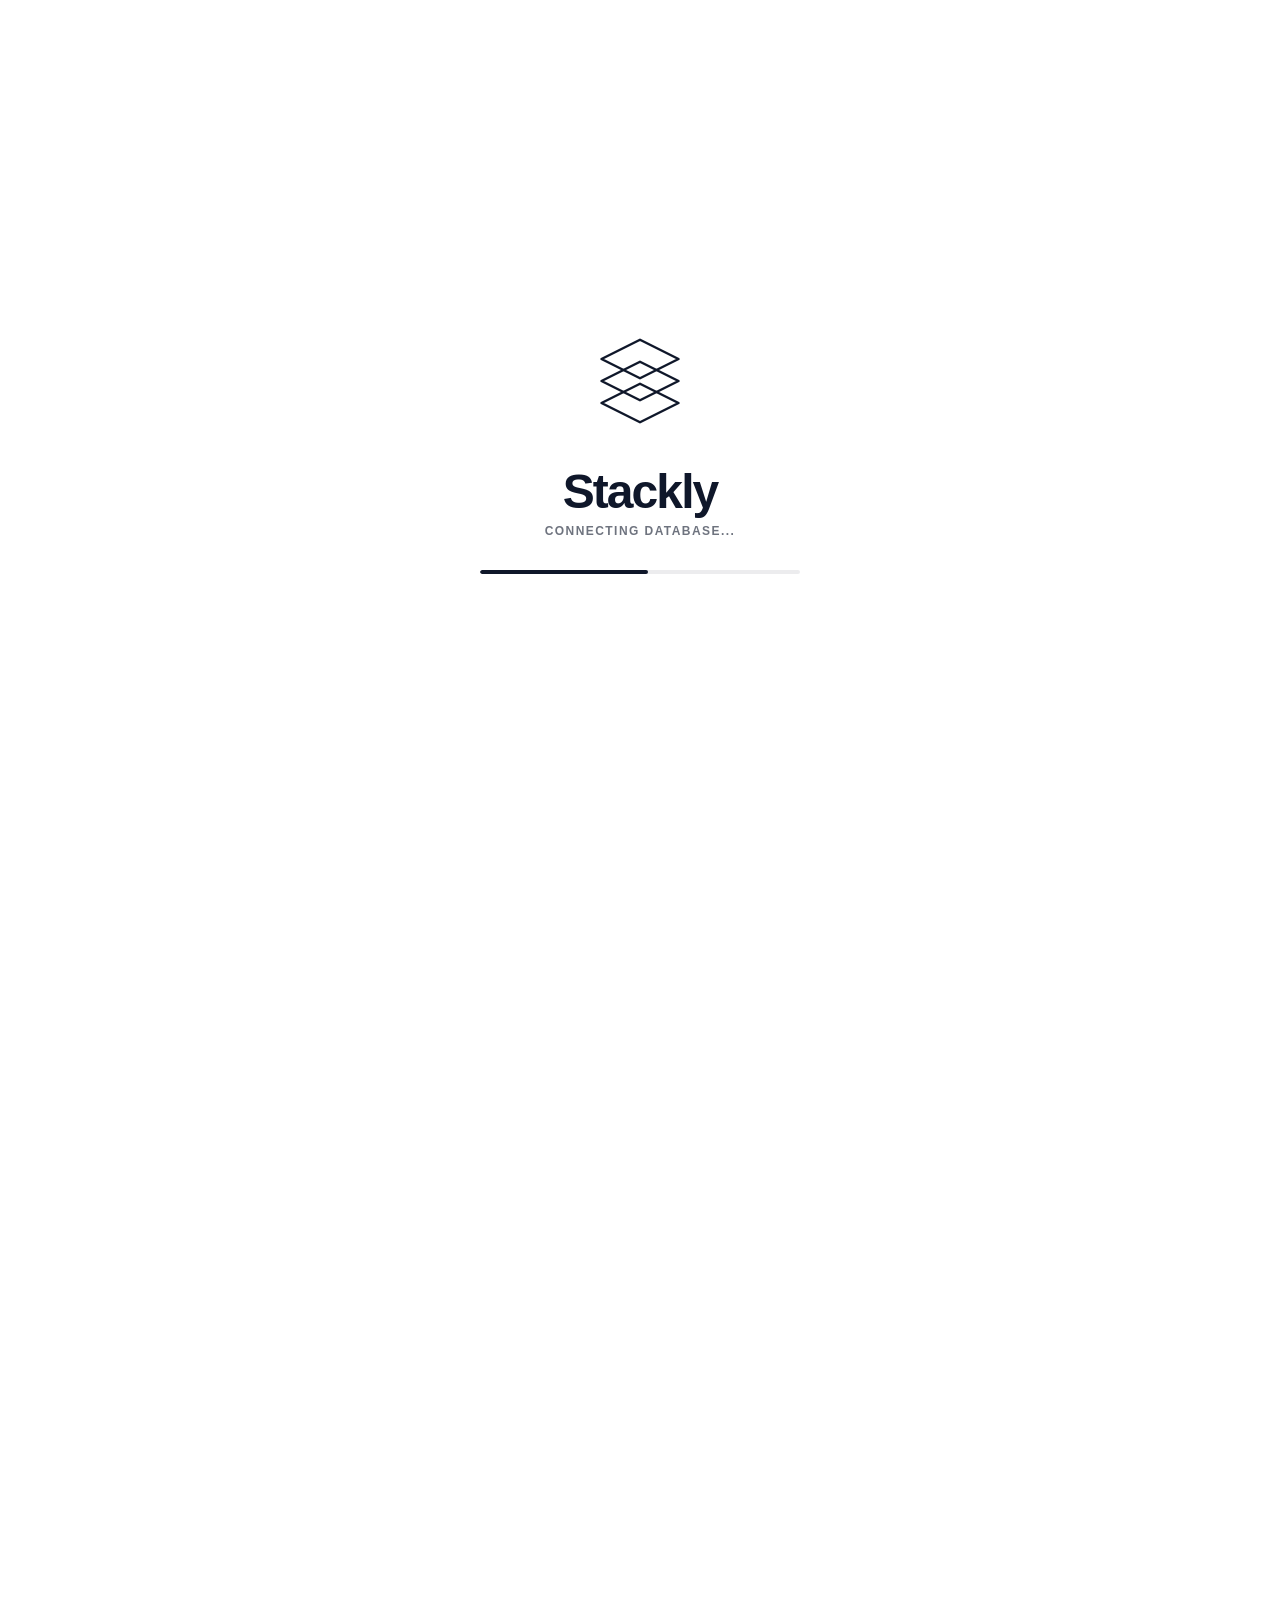
<file: blogs.html>
<!DOCTYPE html>
<html lang="en">
<head>
    <meta charset="UTF-8">
    <meta name="viewport" content="width=device-width, initial-scale=1.0">
    <title>Stackly - Corporate Training Management</title>
    <!-- Link to external stylesheet -->
    <link rel="stylesheet" href="style.css">
</head>
<body>

    <!-- MINIMAL PRELOADER SCREEN -->
    <div id="preloader">
        <div class="brand-wrapper">
            <!-- Custom Vector Logo from Image Reference in Single Color Line Art -->
            <svg class="vector-logo" viewBox="0 0 200 200" fill="none" xmlns="http://w3.org">
                <!-- Bottom Base Diamond Layer -->
                <path class="layer layer-1" d="M30 140L100 175L170 140L100 105L30 140Z" />
                <!-- Middle Diamond Layer -->
                <path class="layer layer-2" d="M30 100L100 135L170 100L100 65L30 100Z" />
                <!-- Top Summit Diamond Layer -->
                <path class="layer layer-3" d="M30 60L100 95L170 60L100 25L30 60Z" />
            </svg>
            
            <div class="text-group">
                <h1 class="brand-name">Stackly</h1>
                <p class="status-text" id="status-label">CONNECTING DATABASE...</p>
            </div>

            <!-- Single-Color Progress Indicator -->
            <div class="progress-container">
                <div class="progress-bar" id="progress-bar"></div>
            </div>
        </div>
    </div>


<script>
    document.addEventListener("DOMContentLoaded", () => {
    const progressBar = document.getElementById("progress-bar");
    const statusLabel = document.getElementById("status-label");
    
    const totalDuration = 2000; // Hardcoded 2-second timeout window
    const frameRate = 30; 
    const totalTicks = totalDuration / frameRate;
    let currentTick = 0;

    const phrases = [
        { limit: 35, text: "OPTIMIZING CORE ENVIRONMENT..." },
        { limit: 75, text: "CONNECTING DATABASE..." },
        { limit: 100, text: "LAUNCHING..." }
    ];

    const loaderInterval = setInterval(() => {
        currentTick++;
        const percentage = Math.min((currentTick / totalTicks) * 100, 100);
        
        if (progressBar) {
            progressBar.style.width = `${percentage}%`;
        }

        if (statusLabel) {
            const match = phrases.find(p => percentage <= p.limit);
            if (match) statusLabel.textContent = match.text;
        }

        if (currentTick >= totalTicks) {
            clearInterval(loaderInterval);
            
            // Clean modal dismount
            setTimeout(() => {
                document.body.classList.add("loaded");
            }, 100);
        }
    }, frameRate);
});

</script>

<!-- FLOATING HEADER INTERFACE -->
<header class="floating-header">
    <div class="header-container">
        
        <a href="#" class="brand-logo" id="brand-logo-trigger" aria-label="Stackly Home - Refresh Portal">
            <!-- Replace 'logo-placeholder.svg' with your actual vector file path -->
            <img src="./assests/corporate training.webp" alt="Stackly Logo" class="logo-img">
           
        </a>

        <!-- Desktop Navigation Layer (Hidden on mobile via Media Query) -->
        <nav class="desktop-nav">
            <ul class="nav-menu">
                <li><a href="index.html" class="nav-item ">Home</a></li>
                <li><a href="courses.html" class="nav-item ">Courses</a></li>
                <li><a href="blogs.html" class="nav-item active">Blogs</a></li>
                <li><a href="about.html" class="nav-item">About Us</a></li>
                <li><a href="contact.html" class="nav-item">Contact Us</a></li>
            </ul>
        </nav>

        <!-- Right Side Authentication Area -->
        <div class="auth-wrapper">
           <button class="btn-auth" onclick="window.location.href='login.html'">Sign In</button>
            
            <!-- Mobile Hamburger Menu Toggle Trigger Button -->
            <button class="mobile-toggle" id="mobile-menu-toggle" aria-label="Toggle Navigation Menu">
                <span class="hamburger-bar"></span>
                <span class="hamburger-bar"></span>
                <span class="hamburger-bar"></span>
            </button>
        </div>
    </div>
</header>

<!-- Responsive Mobile Navigation Drawer Overlay Drawer Component -->
<div class="mobile-drawer" id="mobile-navigation-drawer">
    <nav class="mobile-nav">
        <ul>
          <li><a href="index.html" class="mobile-nav-item ">Dashboard</a></li>
            <li><a href="courses.html" class="mobile-nav-item">Courses</a></li>
            <li><a href="blogs.html" class="mobile-nav-item active">Blogs</a></li>
            <li><a href="about.html" class="mobile-nav-item">About Us</a></li>
            <li><a href="contact.html" class="mobile-nav-item">Contact Us</a></li>
        </ul>
    </nav>
</div>

<script>
    document.addEventListener("DOMContentLoaded", () => {
    // 1. BRAND REFRESH CONTROLLER
    const logoTrigger = document.getElementById("brand-logo-trigger");
    if (logoTrigger) {
        logoTrigger.addEventListener("click", (e) => {
            e.preventDefault(); // Stop standard routing anchors
            window.location.reload(); // Instantly trigger atomic state wipe refresh
        });
    }

    // 2. MOBILE OVERLAY RESPONSIVE DRAWER MANAGEMENT
    const menuToggle = document.getElementById("mobile-menu-toggle");
    const navDrawer = document.getElementById("mobile-navigation-drawer");
    const drawerLinks = document.querySelectorAll(".mobile-nav-item");

    if (menuToggle && navDrawer) {
        const toggleMenuState = () => {
            menuToggle.classList.toggle("active");
            navDrawer.classList.toggle("open");
            
            // Toggle body scroll control layers to prevent standard layout parallax shifts
            if (navDrawer.classList.contains("open")) {
                document.body.style.overflow = "hidden";
            } else {
                document.body.style.overflow = "";
            }
        };

        menuToggle.addEventListener("click", toggleMenuState);

        // Auto close navigation screen drawer whenever links are selected
        drawerLinks.forEach(link => {
            link.addEventListener("click", () => {
                if (navDrawer.classList.contains("open")) {
                    toggleMenuState();
                }
            });
        });
    }
});

</script>

<!-- CORPORATE BLOGS HERO SEGMENT -->
<section class="blogs-hero-section" id="blogs-hero-viewport">
    <!-- Main catalog visual background layout image tag -->
    <img src="./assests/about img 2.webp" alt="L&D Knowledge Base Infrastructure" class="blogs-hero-bg-img">

    <div class="blogs-hero-container">
        <!-- CENTERED REGION: Staggered entrance visual control block -->
        <div class="blogs-hero-content-block">
            
            <span class="blogs-pretitle scroll-trigger-bottom"> STACKLY KNOWLEDGE GRAPH</span>
            
            <!-- Target for word-by-word sideways entrance script parsing -->
            <h1 class="blogs-main-title" id="blogs-staggered-title">
                Insights insights guidelines and corporate strategies
            </h1>
            
            <p class="blogs-subtitle scroll-trigger-bottom transition-delay-1">
                Explore the latest research updates, system guidelines, compliance validation structures, and capability optimization pathways documented by our international L&D experts.
            </p>

            <!-- Floating CTA Dynamic Categories Filter Row (All wired safely to 404 gates) -->
            <div class="blogs-filter-cta-group scroll-trigger-bottom transition-delay-2">
                <a href="404.html" class="btn-blog-filter active">All Updates</a>
                <a href="404.html" class="btn-blog-filter">Compliance Research</a>
                <a href="404.html" class="btn-blog-filter">Technical Blueprints</a>
                <a href="404.html" class="btn-blog-filter">L&D Management</a>
                <a href="404.html" class="btn-blog-filter">Case Studies</a>
            </div>

        </div>
    </div>
</section>

<style>
    /* GLOBAL RESETS FOR RESOLVING ALIGNMENT friction */
* {
    margin: 0;
    padding: 0;
    box-sizing: border-box;
    font-family: -apple-system, BlinkMacSystemFont, 'Segoe UI', Roboto, sans-serif;
}

/* MASTER BLOGS HERO WRAPPER CONTROLS */
.blogs-hero-section {
    position: relative;
    width: 100%;
    min-height: 75vh;
    display: flex;
    align-items: center;
    justify-content: center;
    padding: 160px 6% 100px 6%;
    background-color: #050811; /* Deep background to maximize contrast curves */
    overflow: hidden;
}

.blogs-hero-bg-img {
    position: absolute;
    top: 0;
    left: 0;
    width: 100%;
    height: 100%;
    object-fit: cover;
    object-position: center 25%;
    z-index: 1;
    pointer-events: none;
    opacity: 0.85; /* Subdued image layer to preserve absolute text legibility */
}

/* High-contrast multi-layered protective mask layer ensures text is fully visible */
.blogs-hero-section::before {
    content: '';
    position: absolute;
    top: 0;
    left: 0;
    width: 100%;
    height: 100%;
    background: linear-gradient(180deg, #050811 0%, rgba(5, 8, 17, 0.7) 40%, #050811 100%),
                radial-gradient(circle at center, rgba(5, 8, 17, 0.4) 0%, #050811 85%);
    z-index: 2;
}

.blogs-hero-container {
    position: relative;
    z-index: 3;
    width: 100%;
    max-width: 1040px; /* Constrained column workspace for premium centered display metrics */
    margin: 0 auto;
}

/* CENTERED CORE CONTENT TEXT BLOCK */
.blogs-hero-content-block {
    text-align: center;
    display: flex;
    flex-direction: column;
    align-items: center;
}

.blogs-pretitle {
    font-size: 0.95rem; /* Increased font-size scale */
    font-weight: 700;
    color: #4ADE80; /* Stackly Core Primary Theme Accent Ancient Green Color */
    letter-spacing: 0.18em;
    text-transform: uppercase;
    margin-bottom: 24px;
    text-shadow: 0 0 15px rgba(74, 222, 128, 0.3);
}

.blogs-main-title {
    font-size: 4rem; /* High-visibility increased font scale */
    font-weight: 700; /* Robust bold weight properties to ensure maximum clear presence */
    letter-spacing: -0.02em;
    color: #FFFFFF;
    line-height: 1.2;
    margin-bottom: 28px;
    text-transform: uppercase;
    display: flex;
    flex-wrap: wrap;
    justify-content: center;
    gap: 0 16px;
}

/* WORD-BY-WORD SIDEWAYS ENTRANCE GEOMETRIC PROPERTIES */
.blogs-main-title span {
    display: inline-block;
    opacity: 0;
    transition: opacity 0.5s cubic-bezier(0.25, 1, 0.5, 1), transform 0.5s cubic-bezier(0.25, 1, 0.5, 1);
}
.blogs-main-title span.slide-from-left { transform: translateX(-35px); }
.blogs-main-title span.slide-from-right { transform: translateX(35px); }
.blogs-main-title span.animate-in {
    opacity: 1;
    transform: translate(0) !important;
}

.blogs-subtitle {
    font-size: 1.2rem; /* Scaled up from 1.1rem for optimal accessibility curves */
    line-height: 1.7;
    color: #E2E8F0; /* Brighter high-luminance light gray text lines */
    max-width: 860px;
    margin-bottom: 48px;
    font-weight: 300;
}

/* FLOATING DYNAMIC CAPSULE CATEGORIES FILTER GROUP ROW */
.blogs-filter-cta-group {
    display: flex;
    justify-content: center;
    flex-wrap: wrap;
    gap: 14px;
    width: 100%;
}

.btn-blog-filter {
    display: inline-block;
    padding: 12px 30px;
    font-size: 0.95rem; /* Increased font scale */
    font-weight: 600;
    text-decoration: none;
    color: #FFFFFF;
    background-color: rgba(255, 255, 255, 0.03);
    border: 1px solid rgba(255, 255, 255, 0.12);
    border-radius: 30px; /* Capsule shape geometries constraints */
    backdrop-filter: blur(8px);
    -webkit-backdrop-filter: blur(8px);
    transition: all 0.3s cubic-bezier(0.25, 1, 0.5, 1);
}

/* Active and Hover Neon Glow State Transformations Outputs */
.btn-blog-filter.active, .btn-blog-filter:hover {
    color: #050811;
    background-color: #4ADE80; /* Swaps background plate cleanly into your Ancient Green theme tone */
    border-color: #4ADE80;
    transform: translateY(-3px);
    /* High density fluorescent green aura glow emission parameters */
    box-shadow: 0 0 25px rgba(74, 222, 128, 0.45), 0 8px 16px rgba(74, 222, 128, 0.2);
}

/* SCROLLER TRIGGER ENTRY TRANSLATIONS INITIAL BASES */
.scroll-trigger-bottom {
    opacity: 0;
    transform: translateY(30px);
    transition: opacity 0.8s cubic-bezier(0.25, 1, 0.5, 1), transform 0.8s cubic-bezier(0.25, 1, 0.5, 1);
}

.scroll-trigger-bottom.animate-in {
    opacity: 1;
    transform: translateY(0);
}

.transition-delay-1 { transition-delay: 0.15s; }
.transition-delay-2 { transition-delay: 0.3s; }

/* FLUID RESPONSIVE SYSTEM MEDIA BREAKPOINTS MATRIX CONNECTIONS */
@media (max-width: 992px) {
    .blogs-main-title { font-size: 3.2rem; }
    .blogs-subtitle { font-size: 1.1rem; }
}

@media (max-width: 768px) {
    .blogs-main-title { font-size: 2.5rem; gap: 0 10px; }
    .blogs-subtitle { font-size: 1.05rem; margin-bottom: 36px; }
    .blogs-filter-cta-group { gap: 12px; }
    .btn-blog-filter { padding: 10px 22px; font-size: 0.88rem; width: 47%; text-align: center; } /* Adapts grid columns cleanly inside mobile formats */
}

@media (max-width: 480px) {
    .blogs-hero-section { padding-top: 140px; padding-bottom: 60px; }
    .blogs-main-title { font-size: 2rem; }
    .btn-blog-filter { width: 100%; } /* Stacks capsules beautifully vertically for clean viewport fields */
}

</style>

<script>
    document.addEventListener("DOMContentLoaded", () => {
    
    // ==========================================
    // 14. DYNAMIC BLOGS HERO INTERSECT OBSERVER ROUTINES
    // ==========================================
    const parseBlogsTitleStagger = (titleContainer) => {
        if (!titleContainer) return;
        const wordsArray = titleContainer.textContent.trim().split(/\s+/);
        titleContainer.innerHTML = "";

        wordsArray.forEach((word, index) => {
            const span = document.createElement("span");
            span.textContent = word + " ";
            
            // Stagger horizontal directional entry vectors alternatively from side walls
            if (index % 2 === 0) {
                span.classList.add("slide-from-left");
            } else {
                span.classList.add("slide-from-right");
            }
            
            titleContainer.appendChild(span);
        });
    };

    const runBlogsTitleAnimation = (titleContainer) => {
        if (!titleContainer) return;
        const elementSpans = titleContainer.querySelectorAll("span");
        elementSpans.forEach((span, index) => {
            setTimeout(() => {
                span.classList.add("animate-in");
            }, index * 60); // Clean 60ms sequence separation indicators delay
        });
    };

    const blogsHeroTitle = document.getElementById("blogs-staggered-title");
    if (blogsHeroTitle) {
        parseBlogsTitleStagger(blogsHeroTitle);
    }

    const blogsHeroObserverOptions = { root: null, rootMargin: "0px", threshold: 0.05 };

    const blogsHeroIntersectionObserver = new IntersectionObserver((entries, observer) => {
        entries.forEach(entry => {
            if (entry.isIntersecting) {
                const parentHero = entry.target;

                // Fire headline text loops instantly
                if (blogsHeroTitle) {
                    runBlogsTitleAnimation(blogsHeroTitle);
                }

                // Gather remaining centered descriptions and capsules to pop upward sequentially
                parentHero.querySelectorAll(".scroll-trigger-bottom").forEach(element => {
                    element.classList.add("animate-in");
                });

                observer.unobserve(parentHero);
            }
        });
    }, blogsHeroObserverOptions);

    const targetBlogsHeroSection = document.getElementById("blogs-hero-viewport");
    if (targetBlogsHeroSection) {
        blogsHeroIntersectionObserver.observe(targetBlogsHeroSection);
    }
});

</script>

<!-- DYNAMIC CORPORATE BLOGS ARTICLES MATRIX SECTION -->
<section class="blog-grid-section" id="blog-grid-viewport">
    <div class="blog-grid-container">
        
        <!-- SECTION TITLE LAYER: Parses word-by-word sequentially on viewport scroll -->
        <div class="blog-grid-header-row">
            <span class="blog-grid-badge scroll-trigger-bottom">📊 L&D KNOWLEDGE INTELLIGENCE</span>
            <h2 class="blog-grid-main-title" id="blog-grid-staggered-title">
                Latest updates guidelines and corporate strategies
            </h2>
        </div>

        <!-- 3-COLUMN INTEL CATALOG RESULTS DISPLAY MATRIX: 6 Distinct Article Cards -->
        <div class="blog-articles-cards-grid">
            
            <!-- Article Card Node 1 -->
            <div class="blog-article-card-item scroll-trigger-stagger">
                <div class="blog-card-image-frame">
                    <img src="./assests/AI infra.webp" alt="Generative AI Corporate Integration Models" class="blog-embed-img">
                    <span class="blog-card-tag-badge">AI Infrastructure</span>
                </div>
                <div class="blog-card-body-details">
                    <span class="blog-card-date-meta">September 14, 2026 • 6 Mins Read</span>
                    <h3 class="blog-card-heading">Deploying Generative AI Governance Within Legacy Corporate Networks</h3>
                    <p class="blog-card-excerpt">An enterprise blueprint guide analyzing compliance risk models, data telemetry security controls, and fine-tuning sandbox pipelines safely.</p>
                    <div class="blog-card-action-footer">
                        <a href="404.html" class="btn-blog-readmore">Read More <span class="readmore-arrow">➔</span></a>
                    </div>
                </div>
            </div>

            <!-- Article Card Node 2 -->
            <div class="blog-article-card-item scroll-trigger-stagger">
                <div class="blog-card-image-frame">
                    <img src="./assests/risk management.webp" alt="Zero-Trust Workforce Framework Compliance" class="blog-embed-img">
                    <span class="blog-card-tag-badge security">Risk Mitigation</span>
                </div>
                <div class="blog-card-body-details">
                    <span class="blog-card-date-meta">September 09, 2026 • 8 Mins Read</span>
                    <h3 class="blog-card-heading">Mapping Zero-Trust Security Architectures Across Remote Workforce Segments</h3>
                    <p class="blog-card-excerpt">Enforcing strict regulatory expiration metrics, identity validation checks, and encrypted node pipelines without decreasing operational agility curves.</p>
                    <div class="blog-card-action-footer">
                        <a href="404.html" class="btn-blog-readmore">Read More <span class="readmore-arrow">➔</span></a>
                    </div>
                </div>
            </div>

            <!-- Article Card Node 3 -->
            <div class="blog-article-card-item scroll-trigger-stagger">
                <div class="blog-card-image-frame">
                    <img src="./assests/data analytics.webp" alt="High-Scale Cloud Warehouse Architectures" class="blog-embed-img">
                    <span class="blog-card-tag-badge data">Data Ecosystems</span>
                </div>
                <div class="blog-card-body-details">
                    <span class="blog-card-date-meta">September 02, 2026 • 5 Mins Read</span>
                    <h3 class="blog-card-heading">High-Performance Data Lake Management for Multi-Branch Telemetry Tracking</h3>
                    <p class="blog-card-excerpt">How modern L&D administrators balance cross-department competence index averages with clean database queries and transactional warehouse matrices.</p>
                    <div class="blog-card-action-footer">
                        <a href="404.html" class="btn-blog-readmore">Read More <span class="readmore-arrow">➔</span></a>
                    </div>
                </div>
            </div>

            <!-- Article Card Node 4 -->
            <div class="blog-article-card-item scroll-trigger-stagger">
                <div class="blog-card-image-frame">
                    <img src="./assests/labs training.webp" alt="Agile Leadership Matrix Team Sprints" class="blog-embed-img">
                    <span class="blog-card-tag-badge strategy">Executive Labs</span>
                </div>
                <div class="blog-card-body-details">
                    <span class="blog-card-date-meta">August 27, 2026 • 7 Mins Read</span>
                    <h3 class="blog-card-heading">Scaling Agile Lifecycles and Cross-Functional Engineering Velocity Indices</h3>
                    <p class="blog-card-excerpt">Tactical framework operations to eliminate localized training friction parameters and clear corporate capability bottlenecks smoothly.</p>
                    <div class="blog-card-action-footer">
                        <a href="404.html" class="btn-blog-readmore">Read More <span class="readmore-arrow">➔</span></a>
                    </div>
                </div>
            </div>

            <!-- Article Card Node 5 -->
            <div class="blog-article-card-item scroll-trigger-stagger">
                <div class="blog-card-image-frame">
                    <img src="./assests/about img 2.webp" alt="Compliance Mandates Regulatory Audit" class="blog-embed-img">
                    <span class="blog-card-tag-badge compliance">Compliance</span>
                </div>
                <div class="blog-card-body-details">
                    <span class="blog-card-date-meta">August 20, 2026 • 10 Mins Read</span>
                    <h3 class="blog-card-heading">Automating Global Auditing and Regulatory Certification Renewal Cycles</h3>
                    <p class="blog-card-excerpt">Leveraging micro-learning progression tracking data variables to keep multi-national branches compliant with changing legal parameter shifts.</p>
                    <div class="blog-card-action-footer">
                        <a href="404.html" class="btn-blog-readmore">Read More <span class="readmore-arrow">➔</span></a>
                    </div>
                </div>
            </div>

            <!-- Article Card Node 6 -->
            <div class="blog-article-card-item scroll-trigger-stagger">
                <div class="blog-card-image-frame">
                    <img src="./assests/about img 1.webp" alt="Decentralized Workforce Telemetry Nodes" class="blog-embed-img">
                    <span class="blog-card-tag-badge analytics">Analytics</span>
                </div>
                <div class="blog-card-body-details">
                    <span class="blog-card-date-meta">August 12, 2026 • 4 Mins Read</span>
                    <h3 class="blog-card-heading">Analyzing Predictive Workforce Competency Grids and Transition Analytics</h3>
                    <p class="blog-card-excerpt">Bridging corporate goal gaps using centralized intelligence tools to assess individual capability ceiling ceilings across global operations networks.</p>
                    <div class="blog-card-action-footer">
                        <a href="404.html" class="btn-blog-readmore">Read More <span class="readmore-arrow">➔</span></a>
                    </div>
                </div>
            </div>

        </div>
    </div>
</section>

<style>
    /* DYNAMIC ARTICLES CATALOG MASTER CONTROL PANEL */
.blog-grid-section {
    width: 100%;
    /* Strict parameter spacing compliance: 50px Top Padding / 30px Bottom Padding */
    padding: 50px 6% 30px 6%;
    background-color: #0A0F1D; /* Seamless dark high-contrast template canvas background */
    position: relative;
    overflow: hidden;
}

.blog-grid-container {
    width: 100%;
    max-width: 1440px;
    margin: 0 auto;
    display: flex;
    flex-direction: column;
    gap: 48px;
}

/* LEFT-ALIGNED TYPOGRAPHY HEADER REGION */
.blog-grid-header-row {
    text-align: left;
    max-width: 800px;
}

.blog-grid-badge {
    font-size: 0.85rem;
    font-weight: 700;
    color: #38BDF8; /* Radiant slate-cyan helper text focus marker */
    letter-spacing: 0.16em;
    display: inline-block;
    margin-bottom: 12px;
}

.blog-grid-main-title {
    font-size: 3.5rem;
    font-weight: 400; /* Fine wire structural text weight matching visual blueprint mockup */
    letter-spacing: -0.01em;
    color: #FFFFFF;
    line-height: 1.2;
    text-transform: uppercase;
    display: flex;
    flex-wrap: wrap;
    gap: 0 14px;
}

/* Word-by-word horizontal sideways entry triggers hook setups */
.blog-grid-main-title span {
    display: inline-block;
    opacity: 0;
    transition: opacity 0.5s cubic-bezier(0.25, 1, 0.5, 1), transform 0.5s cubic-bezier(0.25, 1, 0.5, 1);
}
.blog-grid-main-title span.slide-from-left { transform: translateX(-35px); }
.blog-grid-main-title span.slide-from-right { transform: translateX(35px); }
.blog-grid-main-title span.animate-in {
    opacity: 1;
    transform: translate(0) !important;
}

/* MULTI-COLUMN ARTICLE DISPLAY MATRIX PLATFORMS GRID (3 Columns Array Layout) */
.blog-articles-cards-grid {
    display: grid;
    grid-template-columns: repeat(3, 1fr);
    gap: 28px;
    width: 100%;
}

.blog-article-card-item {
    background-color: rgba(30, 41, 59, 0.35);
    border: 1px solid rgba(255, 255, 255, 0.04);
    border-radius: 24px;
    overflow: hidden;
    display: flex;
    flex-direction: column;
    box-shadow: 0 12px 30px rgba(0, 0, 0, 0.18);
    /* Initial state configuration variables for sequential scroller triggers reveals */
    opacity: 0;
    transform: translateY(35px) scale(0.98);
    transition: opacity 0.6s cubic-bezier(0.25, 1, 0.5, 1),
                transform 0.6s cubic-bezier(0.25, 1, 0.5, 1),
                border-color 0.3s ease,
                box-shadow 0.3s ease,
                background-color 0.3s ease;
}

.blog-article-card-item.animate-in {
    opacity: 1;
    transform: translateY(0) scale(1);
}

/* IMAGE FRAME HOVER ZOOM CONFIGURATIONS CONTROLS */
.blog-card-image-frame {
    position: relative;
    width: 100%;
    height: 200px;
    overflow: hidden;
    background-color: rgba(0, 0, 0, 0.2);
}

.blog-embed-img {
    width: 100%;
    height: 100%;
    object-fit: cover;
    display: block;
    /* Clean micro transform zoom settings matching requested criteria */
    transition: transform 0.6s cubic-bezier(0.4, 0, 0.2, 1);
}

.blog-card-tag-badge {
    position: absolute;
    top: 16px;
    left: 16px;
    font-size: 0.72rem;
    font-weight: 700;
    color: #4ADE80; /* Theme Accent Green Color */
    background-color: rgba(10, 15, 29, 0.85);
    backdrop-filter: blur(6px);
    -webkit-backdrop-filter: blur(6px);
    padding: 6px 12px;
    border-radius: 8px;
    letter-spacing: 0.05em;
    text-transform: uppercase;
    border: 1px solid rgba(74, 222, 128, 0.25);
}

/* Badge variants mapping alternate category tags cleanly */
.blog-card-tag-badge.security { color: #FDBA74; border-color: rgba(253, 186, 116, 0.25); }
.blog-card-tag-badge.data { color: #60A5FA; border-color: rgba(96, 165, 250, 0.25); }
.blog-card-tag-badge.strategy { color: #F472B6; border-color: rgba(244, 114, 182, 0.25); }
.blog-card-tag-badge.compliance { color: #E9D5FF; border-color: rgba(233, 213, 255, 0.25); }
.blog-card-tag-badge.analytics { color: #22D3EE; border-color: rgba(34, 211, 238, 0.25); }

.blog-card-body-details {
    padding: 28px;
    display: flex;
    flex-direction: column;
    text-align: left;
    flex-grow: 1;
}

.blog-card-date-meta {
    font-size: 0.82rem;
    font-weight: 500;
    color: #64748B;
    margin-bottom: 12px;
    text-transform: uppercase;
    letter-spacing: 0.04em;
}

.blog-card-heading {
    font-size: 1.3rem;
    font-weight: 600;
    color: #FFFFFF;
    line-height: 1.4;
    margin-bottom: 14px;
    transition: color 0.3s ease;
}

.blog-card-excerpt {
    font-size: 0.95rem;
    line-height: 1.55;
    color: #94A3B8;
    margin-bottom: 24px;
    font-weight: 300;
    flex-grow: 1;
}

/* READ MORE CAPSULE BUTTON STYLING WRAPPER */
.blog-card-action-footer {
    border-top: 1px solid rgba(255, 255, 255, 0.04);
    padding-top: 18px;
    width: 100%;
    display: flex;
}

.btn-blog-readmore {
    display: inline-flex;
    align-items: center;
    gap: 8px;
    font-size: 0.92rem;
    font-weight: 600;
    color: #94A3B8;
    text-decoration: none;
    transition: color 0.2s ease, transform 0.2s ease;
}

.readmore-arrow {
    font-size: 0.85rem;
    transition: transform 0.2s ease;
}

/* HIGH PERFORMANCE INTERACTIVE DYNAMIC ACTIONS HOVER FIELDS ENGINES */
.blog-article-card-item:hover {
    transform: translateY(-6px);
    background-color: rgba(30, 41, 59, 0.55);
    border-color: rgba(74, 222, 128, 0.35); /* Focus framing turns green */
    /* Vibrant corporate light green fluorescent perimeter aura glow emission values */
    box-shadow: 0 0 25px rgba(74, 222, 128, 0.22), 0 15px 35px rgba(0, 0, 0, 0.4);
}

/* Image Zoom-In Hover Configuration Targets */
.blog-article-card-item:hover .blog-embed-img {
    transform: scale(1.05);
}

.blog-article-card-item:hover .blog-card-heading {
    color: #4ADE80; /* Switches title context color securely onto focus green brand tone */
}

.blog-article-card-item:hover .btn-blog-readmore {
    color: #4ADE80;
}

.blog-article-card-item:hover .readmore-arrow {
    transform: translateX(4px); /* Interactive arrow horizontal hop bounce */
}

/* INITIAL DRIVER ENTRY SUBDUE MARKS */
.scroll-trigger-bottom {
    opacity: 0;
    transform: translateY(24px);
    transition: opacity 0.8s cubic-bezier(0.25, 1, 0.5, 1), transform 0.8s cubic-bezier(0.25, 1, 0.5, 1);
}
.scroll-trigger-bottom.animate-in { opacity: 1; transform: translateY(0); }

/* FLUID RESPONSIVE DESIGN PARAMETERS MEDIA VIEWPORTS MATRIX CODE BOARDS */
@media (max-width: 1200px) {
    .blog-articles-cards-grid { grid-template-columns: repeat(2, 1fr); gap: 24px; }
    .blog-grid-main-title { font-size: 2.75rem; }
}

@media (max-width: 768px) {
    .blog-articles-cards-grid { grid-template-columns: 1fr; gap: 24px; }
    .blog-grid-main-title { font-size: 2.1rem; gap: 0 10px; }
    .blog-card-body-details { padding: 24px; }
    .blog-card-heading { font-size: 1.15rem; }
}

</style>

<script>
    document.addEventListener("DOMContentLoaded", () => {
    
    // 1. TYPOGRAPHY ENGINE: PARSE CORPORATE ARTICLES TITLE WORD-BY-WORD
    const parseBlogGridTitleStagger = (titleContainer) => {
        if (!titleContainer) return;
        const wordsArrayMatrix = titleContainer.textContent.trim().split(/\s+/);
        titleContainer.innerHTML = ""; // Wipe flat standard template layout data strings

        wordsArrayMatrix.forEach((word, index) => {
            const span = document.createElement("span");
            span.textContent = word + " ";
            
            // Stagger horizontal directional entry vectors alternatively from side boundaries
            if (index % 2 === 0) {
                span.classList.add("slide-from-left");
            } else {
                span.classList.add("slide-from-right");
            }
            
            titleContainer.appendChild(span);
        });
    };

    const runBlogGridTitleAnimation = (titleContainer) => {
        if (!titleContainer) return;
        const elementSpans = titleContainer.querySelectorAll("span");
        elementSpans.forEach((span, index) => {
            setTimeout(() => {
                span.classList.add("animate-in");
            }, index * 60); // 60ms sequence separation indicators delay
        });
    };

    const blogGridTitleNode = document.getElementById("blog-grid-staggered-title");
    if (blogGridTitleNode) {
        parseBlogGridTitleStagger(blogGridTitleNode);
    }

    // 2. SCROLL INTERSECTION OBSERVER DRIVER MATRIX TIMELINE CONFIGURATION
    const blogGridObserverOptions = {
        root: null,
        rootMargin: "0px",
        threshold: 0.08 // Fires actions when 8% of the workspace boundaries cross scroller thresholds
    };

    const blogGridSectionIntersectionObserver = new IntersectionObserver((entries, observer) => {
        entries.forEach(entry => {
            if (entry.isIntersecting) {
                const activeBlogSection = entry.target;

                // Fire headline text strings animations loops instantly
                if (blogGridTitleNode) {
                    runBlogGridTitleAnimation(blogGridTitleNode);
                }
                const badgeElement = activeBlogSection.querySelector(".blog-grid-badge");
                if (badgeElement) badgeElement.classList.add("animate-in");

                // Gather 3 column showcase cards nodes and deploy one-by-one sequentially
                const targetArticleCards = activeBlogSection.querySelectorAll(".blog-article-card-item");
                targetArticleCards.forEach((card, index) => {
                    setTimeout(() => {
                        card.classList.add("animate-in");
                    }, 200 + (index * 120)); // Clear 120ms sequential interval step delay loop markers
                });

                // Unmount loop tracker hooks to protect computational overhead data cycles
                observer.unobserve(activeBlogSection);
            }
        });
    }, blogGridObserverOptions);

    const targetBlogGridViewport = document.getElementById("blog-grid-viewport");
    if (targetBlogGridViewport) {
        blogGridSectionIntersectionObserver.observe(targetBlogGridViewport);
    }
});

</script>

<!-- CREATIVE BLOG SPOTLIGHT GRID MATRIX WITH PROMOTIONAL TRACK IMAGE -->
<section class="blog-spotlight-section" id="blog-spotlight-viewport">
    <div class="spotlight-container">
        
        <!-- SIDEWAYS TYPOGRAPHY HEADER -->
        <div class="spotlight-header-row">
            <span class="spotlight-badge scroll-trigger-bottom animate-in">✨ EDITORIAL SPOTLIGHT</span>
            <h2 class="spotlight-main-title" id="spotlight-staggered-title">
                Deep dives and featured strategic perspectives
            </h2>
        </div>

        <!-- CREATIVE ASYMMETRIC DUAL-GRID CANVAS -->
        <div class="spotlight-asymmetric-canvas">
            
            <!-- LEFT REGION: Large Creative Focal Card -->
            <div class="spotlight-focal-card scroll-trigger-stagger animate-in">
                <div class="focal-image-frame">
                    <img src="./assests/hero section bg.webp" alt="Workforce Metrology Analytics" class="focal-embed-img">
                    <div class="focal-badge-chip">Must Read</div>
                </div>
                <div class="focal-card-content">
                    <span class="focal-date-meta">September 16, 2026 • 12 Mins Read</span>
                    <h3 class="focal-card-heading">The Future of Workforce Metrology: Designing Adaptive Skill Ceilings for 2030 Networks</h3>
                    <p class="focal-card-excerpt">A comprehensive, data-driven editorial breakdown tracking how multi-national enterprise branches leverage decentralised capability sandboxes to completely eliminate human capital friction thresholds.</p>
                    <div class="focal-action-footer">
                        <a href="404.html" class="btn-spotlight-action">Read Deep Dive <span class="action-arrow">➔</span></a>
                    </div>
                </div>
            </div>

            <!-- RIGHT REGION: Vertically Stacked Complementary Columns with Mid-Way Image -->
            <div class="spotlight-nested-stack">
                
                <!-- Stacked Item Card 1 -->
                <div class="stacked-article-node scroll-trigger-stagger animate-in">
                    <div class="stacked-image-frame">
                        <img src="./assests/about img 1.webp" alt="Compliance Mandates Review" class="stacked-embed-img">
                    </div>
                    <div class="stacked-content-body">
                        <span class="stacked-date-meta">L&D Compliance • 5 Mins</span>
                        <h3 class="stacked-card-heading">Configuring Auto-Renewing Certification Frameworks</h3>
                        <p class="stacked-card-excerpt">Minimising organizational regulatory risk curves via predictive compliance loops.</p>
                        <a href="404.html" class="btn-stacked-link">Explore Blueprint ›</a>
                    </div>
                </div>

                <!-- UPDATE: Intermediate Image Tag Inserted Directly Between Right-Side Cards -->
                <div class="stacked-mid-banner-frame scroll-trigger-stagger animate-in">
                    <!-- Replace 'mid-stack-banner.jpg' with your target corporate image pathway -->
                    <img src="./assests/about img 2.webp" alt="Stackly L&D Promotional Grid Tracking" class="stacked-mid-banner-img">
                </div>

                <!-- Stacked Item Card 2 -->
                <div class="stacked-article-node scroll-trigger-stagger animate-in">
                    <div class="stacked-image-frame">
                        <img src="./assests/AI infra.webp" alt="Agile Leadership Training" class="stacked-embed-img">
                    </div>
                    <div class="stacked-content-body">
                        <span class="stacked-date-meta">Executive Labs • 4 Mins</span>
                        <h3 class="stacked-card-heading">Engineering Team Velocity and Cross-Functional Sprint Indices</h3>
                        <p class="stacked-card-excerpt">A tactical analysis on closing capability gaps using micro-learning nodes.</p>
                        <a href="404.html" class="btn-stacked-link">Explore Blueprint ›</a>
                    </div>
                </div>

            </div>

        </div>

    </div>
</section>

<style>
    /* CREATIVE SPOTLIGHT MASTER CONFIGURATIONS */
.blog-spotlight-section {
    width: 100%;
    padding: 50px 6% 30px 6%;
    background-color: #0A0F1D; 
    position: relative;
    overflow: hidden;
}

.spotlight-container {
    width: 100%;
    max-width: 1440px;
    margin: 0 auto;
    display: flex;
    flex-direction: column;
    gap: 40px;
}

.spotlight-header-row {
    text-align: left;
    max-width: 760px;
}

.spotlight-badge {
    font-size: 0.85rem;
    font-weight: 700;
    color: #4ADE80; 
    letter-spacing: 0.16em;
    display: inline-block;
    margin-bottom: 12px;
}

.spotlight-main-title {
    font-size: 3.2rem;
    font-weight: 700; 
    letter-spacing: -0.01em;
    color: #FFFFFF;
    line-height: 1.2;
    text-transform: uppercase;
    display: flex;
    flex-wrap: wrap;
    gap: 0 14px;
}

.spotlight-main-title span {
    display: inline-block;
    opacity: 0;
    transition: opacity 0.5s cubic-bezier(0.25, 1, 0.5, 1), transform 0.5s cubic-bezier(0.25, 1, 0.5, 1);
}
.spotlight-main-title span.slide-from-left { transform: translateX(-35px); }
.spotlight-main-title span.slide-from-right { transform: translateX(35px); }
.spotlight-main-title span.animate-in { opacity: 1; transform: translate(0) !important; }

.spotlight-asymmetric-canvas {
    display: grid;
    grid-template-columns: 1.15fr 0.85fr; 
    gap: 32px;
    width: 100%;
    align-items: stretch;
}

/* LEFT SIDE: FOCAL CARD STYLING */
.spotlight-focal-card {
    background-color: rgba(30, 41, 59, 0.35);
    border: 1px solid rgba(255, 255, 255, 0.04);
    border-radius: 28px;
    overflow: hidden;
    display: flex;
    flex-direction: column;
    box-shadow: 0 15px 35px rgba(0, 0, 0, 0.2);
    opacity: 1 !important;
    transform: translateY(0) scale(1) !important;
    transition: border-color 0.3s ease, box-shadow 0.3s ease, background-color 0.3s ease;
}

.focal-image-frame {
    position: relative;
    width: 100%;
    height: 320px;
    overflow: hidden;
}

.focal-embed-img {
    width: 100%;
    height: 100%;
    object-fit: cover;
    display: block;
    transition: transform 0.6s cubic-bezier(0.4, 0, 0.2, 1);
}

.focal-badge-chip {
    position: absolute;
    top: 20px;
    left: 20px;
    font-size: 0.75rem;
    font-weight: 700;
    color: #0A0F1D;
    background-color: #4ADE80; 
    padding: 6px 14px;
    border-radius: 30px;
    text-transform: uppercase;
    letter-spacing: 0.04em;
    box-shadow: 0 4px 12px rgba(74, 222, 128, 0.3);
}

.focal-card-content {
    padding: 36px;
    display: flex;
    flex-direction: column;
    align-items: flex-start;
    text-align: left;
    flex-grow: 1;
}

.focal-date-meta {
    font-size: 0.85rem;
    font-weight: 600;
    color: #64748B;
    letter-spacing: 0.05em;
    text-transform: uppercase;
    margin-bottom: 14px;
}

.focal-card-heading {
    font-size: 1.75rem;
    font-weight: 600;
    color: #FFFFFF;
    line-height: 1.35;
    margin-bottom: 16px;
    transition: color 0.3s ease;
}

.focal-card-excerpt {
    font-size: 1rem;
    line-height: 1.6;
    color: #94A3B8;
    margin-bottom: 28px;
    font-weight: 300;
}

.focal-action-footer {
    border-top: 1px solid rgba(255, 255, 255, 0.04);
    padding-top: 20px;
    width: 100%;
    display: flex;
}

.btn-spotlight-action {
    display: inline-flex;
    align-items: center;
    gap: 8px;
    font-size: 0.95rem;
    font-weight: 600;
    color: #FFFFFF;
    text-decoration: none;
    transition: color 0.2s ease;
}

.action-arrow { transition: transform 0.2s ease; }

/* RIGHT SIDE: VERTICAL NESTED STACK WRAPPER */
.spotlight-nested-stack {
    display: flex;
    flex-direction: column;
    gap: 24px;
}

.stacked-article-node {
    background-color: rgba(30, 41, 59, 0.25);
    border: 1px solid rgba(255, 255, 255, 0.04);
    border-radius: 20px;
    padding: 20px;
    display: grid;
    grid-template-columns: 160px 1fr; 
    gap: 24px;
    align-items: center;
    box-shadow: 0 10px 25px rgba(0, 0, 0, 0.12);
    opacity: 1 !important;
    transform: translateY(0) scale(1) !important;
    transition: border-color 0.3s ease, box-shadow 0.3s ease, background-color 0.3s ease;
}

.stacked-image-frame {
    width: 160px;
    height: 140px;
    border-radius: 12px;
    overflow: hidden;
    background-color: #1E293B;
}

.stacked-embed-img {
    width: 100%;
    height: 100%;
    object-fit: cover;
    display: block;
    transition: transform 0.6s cubic-bezier(0.4, 0, 0.2, 1);
}

/* UPDATE: STYLING HOOKS FOR THE INTERMEDIATE IMAGE TAG BANNER COMPONENT */
.stacked-mid-banner-frame {
    width: 100%;
    height: 120px; /* Bounded landscape profile to keep vertical alignment balanced */
    border-radius: 20px;
    overflow: hidden;
    border: 1px solid rgba(255, 255, 255, 0.04);
    box-shadow: 0 10px 25px rgba(0, 0, 0, 0.15);
    transition: border-color 0.3s ease, box-shadow 0.3s ease;
}

.stacked-mid-banner-img {
    width: 100%;
    height: 100%;
    object-fit: cover;
    display: block;
    transition: transform 0.5s cubic-bezier(0.4, 0, 0.2, 1);
}

.stacked-content-body {
    display: flex;
    flex-direction: column;
    align-items: flex-start;
    text-align: left;
}

.stacked-date-meta {
    font-size: 0.78rem;
    font-weight: 700;
    color: #FB923C; 
    text-transform: uppercase;
    letter-spacing: 0.04em;
    margin-bottom: 6px;
}

.stacked-card-heading {
    font-size: 1.15rem;
    font-weight: 600;
    color: #FFFFFF;
    line-height: 1.35;
    margin-bottom: 8px;
    transition: color 0.3s ease;
}

.stacked-card-excerpt {
    font-size: 0.88rem;
    line-height: 1.45;
    color: #64748B;
    margin-bottom: 12px;
    font-weight: 300;
}

.btn-stacked-link {
    font-size: 0.88rem;
    font-weight: 600;
    color: #94A3B8;
    text-decoration: none;
    transition: color 0.2s ease;
}

/* INTERACTIVE NEON GLOW ACTIONS ENGINE FOR ALL ELEMENTS */
.spotlight-focal-card:hover, 
.stacked-article-node:hover,
.stacked-mid-banner-frame:hover {
    border-color: rgba(74, 222, 128, 0.35); /* Focus line flashes into green */
    box-shadow: 0 0 25px rgba(74, 222, 128, 0.22), 0 15px 35px rgba(0, 0, 0, 0.4);
}

/* Apply background-color adjust specifically to the textual cards on hover */
.spotlight-focal-card:hover, .stacked-article-node:hover {
    background-color: rgba(30, 41, 59, 0.5);
}

.spotlight-focal-card:hover .focal-embed-img,
.stacked-article-node:hover .stacked-embed-img,
.stacked-mid-banner-frame:hover .stacked-mid-banner-img {
    transform: scale(1.04); /* Image zoom activation micro-motion across all blocks */
}

.spotlight-focal-card:hover .focal-card-heading,
.stacked-article-node:hover .stacked-card-heading,
.spotlight-focal-card:hover .btn-spotlight-action,
.stacked-article-node:hover .btn-stacked-link {
    color: #4ADE80; 
}

.spotlight-focal-card:hover .action-arrow { transform: translateX(4px); }

/* FLUID RESPONSIVE SYSTEM MEDIA BREAKPOINTS */
@media (max-width: 1200px) {
    .spotlight-asymmetric-canvas { grid-template-columns: 1fr; gap: 32px; }
    .spotlight-main-title { font-size: 2.75rem; }
}

@media (max-width: 640px) {
    .blog-spotlight-section { padding-top: 40px; padding-bottom: 24px; }
    .spotlight-main-title { font-size: 1.85rem; gap: 0 10px; }
    .focal-card-content { padding: 24px; }
    .focal-card-heading { font-size: 1.35rem; }
    .focal-image-frame { height: 220px; }
    .stacked-article-node { grid-template-columns: 1fr; gap: 16px; padding: 16px; }
    .stacked-image-frame { width: 100%; height: 160px; border-radius: 8px; }
    .stacked-mid-banner-frame { height: 100px; }
}

</style>

<script>
    document.addEventListener("DOMContentLoaded", () => {
    
    // ==========================================
    // 1. DYNAMIC BLOGS HERO INTERSECT OBSERVER ROUTINES
    // ==========================================
    const parseBlogsTitleStagger = (titleContainer) => {
        if (!titleContainer) return;
        const wordsArray = titleContainer.textContent.trim().split(/\s+/);
        titleContainer.innerHTML = "";

        wordsArray.forEach((word, index) => {
            const span = document.createElement("span");
            span.textContent = word + " ";
            
            // Stagger horizontal directional entry vectors alternatively from side walls
            if (index % 2 === 0) {
                span.classList.add("slide-from-left");
            } else {
                span.classList.add("slide-from-right");
            }
            
            titleContainer.appendChild(span);
        });
    };

    const runBlogsTitleAnimation = (titleContainer) => {
        if (!titleContainer) return;
        const elementSpans = titleContainer.querySelectorAll("span");
        elementSpans.forEach((span, index) => {
            setTimeout(() => {
                span.classList.add("animate-in");
            }, index * 60); // Clean 60ms sequence separation indicators delay
        });
    };

    const blogsHeroTitle = document.getElementById("blogs-staggered-title");
    if (blogsHeroTitle) {
        parseBlogsTitleStagger(blogsHeroTitle);
    }

    const blogsHeroObserverOptions = { root: null, rootMargin: "0px", threshold: 0.05 };

    const blogsHeroIntersectionObserver = new IntersectionObserver((entries, observer) => {
        entries.forEach(entry => {
            if (entry.isIntersecting) {
                const parentHero = entry.target;

                // Fire headline text loops instantly
                if (blogsHeroTitle) {
                    runBlogsTitleAnimation(blogsHeroTitle);
                }

                // Gather remaining centered descriptions and capsules to pop upward sequentially
                parentHero.querySelectorAll(".scroll-trigger-bottom").forEach(element => {
                    element.classList.add("animate-in");
                });

                observer.unobserve(parentHero);
            }
        });
    }, blogsHeroObserverOptions);

    const targetBlogsHeroSection = document.getElementById("blogs-hero-viewport");
    if (targetBlogsHeroSection) {
        blogsHeroIntersectionObserver.observe(targetBlogsHeroSection);
    }


    // ==========================================
    // 2. CORPORATE ARTICLES MATRIX SCROLL ENGINES
    // ==========================================
    const blogGridTitleNode = document.getElementById("blog-grid-staggered-title");
    if (blogGridTitleNode) {
        // Recycle the text parser structure layout setup
        parseBlogsTitleStagger(blogGridTitleNode);
    }

    const blogGridObserverOptions = { root: null, rootMargin: "0px", threshold: 0.08 };

    const blogGridSectionIntersectionObserver = new IntersectionObserver((entries, observer) => {
        entries.forEach(entry => {
            if (entry.isIntersecting) {
                const activeBlogSection = entry.target;

                if (blogGridTitleNode) {
                    runBlogsTitleAnimation(blogGridTitleNode);
                }
                const badgeElement = activeBlogSection.querySelector(".blog-grid-badge");
                if (badgeElement) badgeElement.classList.add("animate-in");

                const targetArticleCards = activeBlogSection.querySelectorAll(".blog-article-card-item");
                targetArticleCards.forEach((card, index) => {
                    setTimeout(() => {
                        card.classList.add("animate-in");
                    }, 200 + (index * 120)); 
                });

                observer.unobserve(activeBlogSection);
            }
        });
    }, blogGridObserverOptions);

    const targetBlogGridViewport = document.getElementById("blog-grid-viewport");
    if (targetBlogGridViewport) {
        blogGridSectionIntersectionObserver.observe(targetBlogGridViewport);
    }


    // ==========================================
    // 3. CREATIVE EDITORIAL SPOTLIGHT & NESTED STACK
    // ==========================================
    const spotlightTitleNode = document.getElementById("spotlight-staggered-title");
    if (spotlightTitleNode) {
        parseBlogsTitleStagger(spotlightTitleNode);
    }

    // High accuracy visibility viewport observer drive tracking limits
    const spotlightObserverOptions = { root: null, rootMargin: "0px", threshold: 0.02 };

    const spotlightSectionIntersectionObserver = new IntersectionObserver((entries, observer) => {
        entries.forEach(entry => {
            if (entry.isIntersecting) {
                if (spotlightTitleNode) {
                    runBlogsTitleAnimation(spotlightTitleNode);
                }
                observer.unobserve(entry.target);
            }
        });
    }, spotlightObserverOptions);

    const targetSpotlightViewport = document.getElementById("blog-spotlight-viewport");
    if (targetSpotlightViewport) {
        spotlightSectionIntersectionObserver.observe(targetSpotlightViewport);
    }
});

</script>

<!-- DYNAMIC ONE-LINE ENTERPRISE CTA BANNER -->
<section class="oneline-cta-section" id="oneline-cta-viewport">
    <!-- Visual structural background graphics asset layer -->
    <img src="./assests/labs training.webp" alt="Abstract Corporate Grid Background" class="oneline-bg-img">

    <div class="oneline-banner-container">
        
        <!-- INNER LAYOUT WRAPPER: Fluid Single-Line Content Stream -->
        <div class="oneline-content-wrapper scroll-trigger-bottom">
            <!-- Left Aligned Core Domain Action Statement -->
            <h2 class="oneline-headline-text">
                TRANSFORM YOUR WORKFORCE CAPABILITIES WITH AUTOMATED LMS METRICS
            </h2>
            
            <!-- Right Aligned Capsule CTA Button (Wires safely to your requested 404 gate) -->
            <a href="404.html" class="btn-oneline-floating">
                Request Demo 
                <span class="btn-arrow-vector">➔</span>
            </a>
        </div>

    </div>
</section>

<style>
    /* ONE-LINE CTA BANNER ENGINE CONTROL PANEL */
.oneline-cta-section {
    width: 100%;
    /* Strict compliance mapping to your specific layout coordinates (50px Top / 30px Bottom Padding) */
    padding: 50px 6% 30px 6%;
    background-color: #0A0F1D; /* Clean continuity transition theme shadow layers */
    position: relative;
    overflow: hidden;
}

.oneline-bg-img {
    position: absolute;
    top: 0;
    left: 0;
    width: 100%;
    height: 100%;
    object-fit: cover;
    z-index: 1;
    pointer-events: none;
    opacity: 0.32; /* Keep structural continuity with dark homepage assets */
    transition: transform 0.6s cubic-bezier(0.25, 1, 0.5, 1);
}

/* Semi-transparent protective layer vector to maintain absolute typography clarity grid */
.oneline-cta-section::before {
    content: '';
    position: absolute;
    top: 0;
    left: 0;
    width: 100%;
    height: 100%;
    background: linear-gradient(90deg, rgba(10, 15, 29, 0.95) 0%, rgba(10, 15, 29, 0.7) 100%);
    z-index: 2;
}

/* HIGH-DENSITY GLASSMORPHIC FRAME CONTAINER */
.oneline-banner-container {
    position: relative;
    z-index: 3;
    width: 100%;
    max-width: 1440px;
    margin: 0 auto;
    background: rgba(30, 41, 59, 0.3);
    backdrop-filter: blur(12px);
    -webkit-backdrop-filter: blur(12px);
    border: 1px solid rgba(255, 255, 255, 0.04);
    border-radius: 24px;
    padding: 36px 44px;
    transition: all 0.4s cubic-bezier(0.25, 1, 0.5, 1);
    box-shadow: 0 15px 35px rgba(0, 0, 0, 0.2);
}

/* HORIZONTAL ALIGNMENT FLUID ENGINE */
.oneline-content-wrapper {
    display: flex;
    justify-content: space-between;
    align-items: center;
    gap: 32px;
    width: 100%;
}

/* Streamlined Single-Line Typography Element Layout */
.oneline-headline-text {
    font-size: 1.6rem;
    font-weight: 400; /* Crisp thin-wire premium styling field properties */
    letter-spacing: 0.02em;
    color: #FFFFFF;
    line-height: 1.2;
    text-transform: uppercase;
    text-align: left;
    transition: color 0.3s ease, text-shadow 0.3s ease;
}

/* DYNAMIC HOVER GLOW STATE ENGINE MODULE OVERLAYS */
.oneline-banner-container:hover {
    border-color: rgba(74, 222, 128, 0.35); /* Focus box triggers to Ancient Green */
    /* Immersive active fluorescent green visual neon aura glow output values */
    box-shadow: 0 0 25px rgba(74, 222, 128, 0.2), 0 15px 35px rgba(0, 0, 0, 0.35);
}

/* Trigger typography glow parameters on card overlay intersect */
.oneline-banner-container:hover .oneline-headline-text {
    color: #4ADE80; /* Line transforms cleanly to Stackly Main Brand Ancient Green */
    text-shadow: 0 0 10px rgba(74, 222, 128, 0.25);
}

.oneline-banner-container:hover .oneline-bg-img {
    transform: scale(1.02); /* Subtle backdrop coordinate visual zoom */
}

/* HIGH FIDELITY FLOATING CAPSULE CTA BUTTON */
.btn-oneline-floating {
    display: inline-flex;
    align-items: center;
    gap: 10px;
    padding: 12px 30px;
    font-size: 0.92rem;
    font-weight: 600;
    text-decoration: none;
    color: #0A0F1D;
    background-color: #4ADE80; /* Main Corporate Accent Theme Green Color */
    border-radius: 30px; /* Locked capsule geometry path values */
    box-shadow: 0 8px 20px rgba(74, 222, 128, 0.12);
    transition: all 0.3s cubic-bezier(0.4, 0, 0.2, 1);
    flex-shrink: 0;
}

.btn-arrow-vector {
    font-size: 0.95rem;
    transition: transform 0.3s cubic-bezier(0.4, 0, 0.2, 1);
}

/* Button micro-interaction layouts */
.btn-oneline-floating:hover {
    background-color: #22C55E;
    transform: translateY(-3px);
    /* Integrated localized neon green focus shine */
    box-shadow: 0 0 20px rgba(74, 222, 128, 0.45), 0 8px 20px rgba(34, 197, 94, 0.25);
}

.btn-oneline-floating:hover .btn-arrow-vector {
    transform: translateX(4px); /* Interactive horizontal pointer bounce arrow element */
}

/* VIEWPORT ENTRY SCROLLER OBSERVER BASE TAGS */
.scroll-trigger-bottom {
    opacity: 0;
    transform: translateY(30px);
    transition: opacity 0.8s cubic-bezier(0.25, 1, 0.5, 1), transform 0.8s cubic-bezier(0.25, 1, 0.5, 1);
}

.scroll-trigger-bottom.animate-in {
    opacity: 1;
    transform: translateY(0);
}

/* FLUID FLUID RESPONSIVE SYSTEM MEDIA VIEWPANELS BREAKPOINTS */
@media (max-width: 1024px) {
    .oneline-headline-text { font-size: 1.35rem; }
}

@media (max-width: 768px) {
    .oneline-banner-container { padding: 28px 20px; }
    .oneline-content-wrapper { flex-direction: column; text-align: center; gap: 20px; }
    .oneline-headline-text { font-size: 1.15rem; text-align: center; }
    .btn-oneline-floating { justify-content: center; width: 100%; }
}

</style>

<script>
        // ==========================================
    // 12. RUNTIME ONE-LINE CTA BANNER INTERSECT OBSERVER
    // ==========================================
    const onelineObserverOptions = { root: null, rootMargin: "0px", threshold: 0.15 };

    const onelineSectionIntersectionObserver = new IntersectionObserver((entries, observer) => {
        entries.forEach(entry => {
            if (entry.isIntersecting) {
                const wrapperBlock = entry.target.querySelector(".scroll-trigger-bottom");
                if (wrapperBlock) {
                    // Forces smooth upward entry slide path sequence
                    wrapperBlock.classList.add("animate-in");
                }
                observer.unobserve(entry.target);
            }
        });
    }, onelineObserverOptions);

    const targetOnelineSection = document.getElementById("oneline-cta-viewport");
    if (targetOnelineSection) {
        onelineSectionIntersectionObserver.observe(targetOnelineSection);
    }

</script>

<!-- SYSTEM TRENDING BLOGS INFINITE MARQUEE CAROUSEL -->
<section class="trending-blogs-section" id="trending-blogs-viewport">
    <div class="trending-blogs-container">
        
        <!-- LEFT-ALIGNED HEADER -->
        <div class="trending-blogs-header-row">
            <span class="trending-blogs-badge">📈 PERFORMANCE METRICS</span>
            <h2 class="trending-blogs-title" id="trending-blogs-staggered-title">
                Trending articles and market viewpoints
            </h2>
        </div>

        <!-- INFINITE MARQUEE SLIDER WRAPPER -->
        <div class="blogs-carousel-outer-wrapper">
            <div class="blogs-carousel-slider-track" id="trending-blogs-carousel-track">
                
                <!-- Blog Slide Node 1 -->
                <div class="blog-trending-card">
                    <div class="trending-card-image-frame">
                        <img src="./assests/about img 1.webp" alt="Quantitative Trade Systems Implementation" class="trending-card-img">
                        <span class="trending-card-badge-chip">Quantitative Trade</span>
                    </div>
                    <div class="trending-card-body-content">
                        <span class="trending-card-meta">5 Mins Read • 🔥 4.9</span>
                        <h3 class="trending-card-heading">Automated High-Velocity Risk Management Workflows</h3>
                        <p class="trending-card-summary">Examine algorithmic modeling variables and localized parameter checks built for multi-branch compliance structures.</p>
                        <div class="trending-card-action-footer">
                            <a href="404.html" class="btn-trending-read">Read Article ›</a>
                        </div>
                    </div>
                </div>

                <!-- Blog Slide Node 2 -->
                <div class="blog-trending-card">
                    <div class="trending-card-image-frame">
                        <img src="./assests/about img 2.webp" alt="Blockchain Compliance Architectures" class="trending-card-img">
                        <span class="trending-card-badge-chip security">Web3 Security</span>
                    </div>
                    <div class="trending-card-body-content">
                        <span class="trending-card-meta">8 Mins Read • 🔥 4.8</span>
                        <h3 class="trending-card-heading">Zero-Trust Network Topologies in Global Financial Nodes</h3>
                        <p class="trending-card-summary">Enforcing rigid identity encryption frameworks and validation endpoints to secure multi-national transactional logs.</p>
                        <div class="trending-card-action-footer">
                            <a href="404.html" class="btn-trending-read">Read Article ›</a>
                        </div>
                    </div>
                </div>

                <!-- Blog Slide Node 3 -->
                <div class="blog-trending-card">
                    <div class="trending-card-image-frame">
                        <img src="./assests/AI infra.webp" alt="Predictive Market Analytics Ecosystems" class="trending-card-img">
                        <span class="trending-card-badge-chip data">Data Analytics</span>
                    </div>
                    <div class="trending-card-body-content">
                        <span class="trending-card-meta">6 Mins Read • 🔥 4.7</span>
                        <h3 class="trending-card-heading">High-Scale Telemetry Databases for Cross-Department Metrics</h3>
                        <p class="trending-card-summary">How operational managers balance aggregate competence indices with live streaming queries and data warehouse structures.</p>
                        <div class="trending-card-action-footer">
                            <a href="404.html" class="btn-trending-read">Read Article ›</a>
                        </div>
                    </div>
                </div>

                <!-- Blog Slide Node 4 -->
                <div class="blog-trending-card">
                    <div class="trending-card-image-frame">
                        <img src="./assests/data analytics.webp" alt="Agile Leadership Sprint Systems" class="trending-card-img">
                        <span class="trending-card-badge-chip strategy">Executive Labs</span>
                    </div>
                    <div class="trending-card-body-content">
                        <span class="trending-card-meta">4 Mins Read • 🔥 4.9</span>
                        <h3 class="trending-card-heading">Scaling Agile Velocity and Performance Curves across Remote Teams</h3>
                        <p class="trending-card-summary">Tactical L&D leadership blueprints to completely bypass localized training friction points and clear operational bottlenecks.</p>
                        <div class="trending-card-action-footer">
                            <a href="404.html" class="btn-trending-read">Read Article ›</a>
                        </div>
                    </div>
                </div>

            </div>
        </div>

    </div>
</section>

<style>
    /* TRENDING ARTICLES CAROUSEL MASTER SYSTEM CONTROL */
.trending-blogs-section {
    width: 100%;
    /* Strict parameter spacing compliance: 50px Top Padding / 30px Bottom Padding */
    padding: 50px 0 30px 0;
    background-color: #0A0F1D; 
    overflow: hidden;
    position: relative;
}

.trending-blogs-container {
    width: 100%;
    max-width: 1440px;
    margin: 0 auto;
    display: flex;
    flex-direction: column;
    gap: 40px;
}

/* LEFT-ALIGNED TYPOGRAPHY HEADER REGION */
.trending-blogs-header-row {
    text-align: left;
    max-width: 760px;
    padding: 0 6%; 
}

.trending-blogs-badge {
    font-size: 0.8rem;
    font-weight: 700;
    color: #4ADE80; 
    letter-spacing: 0.16em;
    display: inline-block;
    margin-bottom: 12px;
    text-transform: uppercase;
}

.trending-blogs-title {
    font-size: 3.2rem;
    font-weight: 400; 
    letter-spacing: -0.01em;
    color: #FFFFFF;
    line-height: 1.2;
    text-transform: uppercase;
    display: flex;
    flex-wrap: wrap;
    gap: 0 14px;
}

/* WORD-BY-WORD SIDEWAYS ENTRANCE GEOMETRIC PROPERTIES */
.trending-blogs-title span {
    display: inline-block;
    opacity: 0;
    transition: opacity 0.5s cubic-bezier(0.25, 1, 0.5, 1), transform 0.5s cubic-bezier(0.25, 1, 0.5, 1);
}
.trending-blogs-title span.slide-from-left { transform: translateX(-35px); }
.trending-blogs-title span.slide-from-right { transform: translateX(35px); }
.trending-blogs-title span.animate-in {
    opacity: 1;
    transform: translate(0) !important;
}

/* CONTINUOUS MARQUEE SLIDER MECHANICS ENGINE WRAPPERS */
.blogs-carousel-outer-wrapper {
    width: 100%;
    padding: 10px 0 30px 0;
    position: relative;
    overflow: hidden;
}

/* Soft translucent gradient edge masks */
.blogs-carousel-outer-wrapper::before,
.blogs-carousel-outer-wrapper::after {
    content: '';
    position: absolute;
    top: 0;
    width: 160px;
    height: 100%;
    z-index: 4;
    pointer-events: none;
}
.blogs-carousel-outer-wrapper::before {
    left: 0;
    background: linear-gradient(to right, #0A0F1D 0%, transparent 100%);
}
.blogs-carousel-outer-wrapper::after {
    right: 0;
    background: linear-gradient(to left, #0A0F1D 0%, transparent 100%);
}

.blogs-carousel-slider-track {
    display: flex;
    gap: 28px; 
    width: max-content;
    will-change: transform;
}

/* CAROUSEL LAYOUT TILES */
.blog-trending-card {
    width: 350px; 
    background-color: #1E293B; 
    border-radius: 20px;
    overflow: hidden;
    display: flex;
    flex-direction: column;
    box-shadow: 0 12px 30px rgba(0, 0, 0, 0.25);
    border: 1px solid rgba(255, 255, 255, 0.04);
    transition: box-shadow 0.3s cubic-bezier(0.4, 0, 0.2, 1),
                border-color 0.3s ease,
                transform 0.3s cubic-bezier(0.175, 0.885, 0.32, 1.275);
}

.trending-card-image-frame {
    position: relative;
    width: 100%;
    height: 190px;
    overflow: hidden;
}

.trending-card-img {
    width: 100%;
    height: 100%;
    object-fit: cover;
    transition: transform 0.5s cubic-bezier(0.4, 0, 0.2, 1);
}

.trending-card-badge-chip {
    position: absolute;
    top: 16px;
    left: 16px;
    background-color: rgba(10, 15, 29, 0.85);
    backdrop-filter: blur(6px);
    -webkit-backdrop-filter: blur(6px);
    color: #4ADE80; 
    font-size: 0.72rem;
    font-weight: 700;
    padding: 6px 12px;
    border-radius: 8px;
    letter-spacing: 0.04em;
    text-transform: uppercase;
    border: 1px solid rgba(74, 222, 128, 0.25);
}

.trending-card-badge-chip.security { color: #FDBA74; border-color: rgba(253, 186, 116, 0.25); }
.trending-card-badge-chip.data { color: #60A5FA; border-color: rgba(96, 165, 250, 0.25); }
.trending-card-badge-chip.strategy { color: #F472B6; border-color: rgba(244, 114, 182, 0.25); }

.trending-card-body-content {
    padding: 24px;
    display: flex;
    flex-direction: column;
    text-align: left;
    flex-grow: 1;
}

.trending-card-meta {
    font-size: 0.88rem;
    font-weight: 600;
    color: #64748B;
    margin-bottom: 12px;
    text-transform: uppercase;
    letter-spacing: 0.04em;
}

.trending-card-heading {
    font-size: 1.3rem;
    font-weight: 600;
    color: #FFFFFF;
    line-height: 1.4;
    margin-bottom: 14px;
    transition: color 0.3s ease;
}

/* UPDATE: RE-CALIBRATED BALANCED PARAGRAPH FONT EXTENSION */
.trending-card-summary {
    font-size: 1.02rem; /* Reduced a bit from 1.15rem to fit layouts flawlessly */
    line-height: 1.6; 
    color: #CBD5E1; 
    margin-bottom: 24px;
    font-weight: 300;
    flex-grow: 1;
}

.trending-card-action-footer {
    border-top: 1px solid rgba(255, 255, 255, 0.05);
    padding-top: 14px;
    width: 100%;
    display: flex;
}

.btn-trending-read {
    font-size: 0.95rem;
    font-weight: 600;
    color: #94A3B8;
    text-decoration: none;
    transition: color 0.2s ease, transform 0.2s ease;
}

/* CORPORATE ANCIENT GREEN AMBIENT HOVER GLOW STATE ENGINE */
.blog-trending-card:hover {
    transform: translateY(-8px);
    border-color: rgba(74, 222, 128, 0.4); 
    box-shadow: 0 0 25px rgba(74, 222, 128, 0.22), 0 20px 45px rgba(0, 0, 0, 0.45);
}

.blog-trending-card:hover .trending-card-img {
    transform: scale(1.05); 
}

.blog-trending-card:hover .trending-card-heading,
.blog-trending-card:hover .btn-trending-read {
    color: #4ADE80; 
}

.blog-trending-card:hover .btn-trending-read {
    transform: translateX(4px);
}

/* RESPONSIVE SUB-MAPPINGS FOR FLUID BREAKPOINTS */
@media (max-width: 1024px) {
    .trending-blogs-title { font-size: 2.5rem; }
    .blog-trending-card { width: 310px; }
    .trending-card-heading { font-size: 1.2rem; }
    .trending-card-summary { font-size: 0.98rem; } 
    .trending-card-image-frame { height: 170px; }
}

@media (max-width: 640px) {
    .trending-blogs-section { padding-top: 40px; padding-bottom: 24px; }
    .blogs-carousel-outer-wrapper::before { width: 80px; }
    .blogs-carousel-outer-wrapper::after { width: 80px; }
    .trending-blogs-title { font-size: 1.85rem; gap: 0 10px; }
    .blog-trending-card { width: 270px; }
    .trending-card-body-content { padding: 20px 16px; }
    .trending-card-heading { font-size: 1.05rem; }
    .trending-card-summary { font-size: 0.95rem; line-height: 1.55; } 
}

</style>

<script>
    document.addEventListener("DOMContentLoaded", () => {
    
    // 1. CAROUSEL ENGINE: CONFIGURE SEAMLESS CONTINUOUS INFINITE TICKER MARQUEE
    const trendingBlogsTrack = document.getElementById("trending-blogs-carousel-track");
    
    if (trendingBlogsTrack) {
        const coreCardElements = Array.from(trendingBlogsTrack.children);
        
        // Clone nodes to support the infinite scroller layout seamlessly
        coreCardElements.forEach(card => {
            const trackNodeClone = card.cloneNode(true);
            trendingBlogsTrack.appendChild(trackNodeClone);
        });

        let carouselOffsetPosition = 0;
        const autoScrollVelocitySpeed = 0.85; 
        let isCarouselInteractionPaused = false;

        const executeCarouselMarqueeLoop = () => {
            if (!isCarouselInteractionPaused) {
                carouselOffsetPosition -= autoScrollVelocitySpeed;
                
                // Track dynamic length reset index logic based on screen parameters
                const runtimeCardWidth = window.innerWidth <= 640 ? 270 : (window.innerWidth <= 1024 ? 310 : 350);
                const maxUniqueTrackWidthThreshold = (runtimeCardWidth + 28) * coreCardElements.length;
                
                if (Math.abs(carouselOffsetPosition) >= maxUniqueTrackWidthThreshold) {
                    carouselOffsetPosition = 0;
                }
                
                trendingBlogsTrack.style.transform = `translate3d(${carouselOffsetPosition}px, 0, 0)`;
            }
            requestAnimationFrame(executeCarouselMarqueeLoop);
        };

        trendingBlogsTrack.addEventListener("mouseenter", () => { isCarouselInteractionPaused = true; });
        trendingBlogsTrack.addEventListener("mouseleave", () => { isCarouselInteractionPaused = false; });
        
        executeCarouselMarqueeLoop();
    }

    // 2. TYPOGRAPHY ENGINE: PROCESS TRENDING TITLE WORD-BY-WORD REVEALS
    const parseTrendingTitleStagger = (titleContainer) => {
        if (!titleContainer) return;
        const wordsArrayMatrix = titleContainer.textContent.trim().split(/\s+/);
        titleContainer.innerHTML = ""; 

        wordsArrayMatrix.forEach((word, index) => {
            const span = document.createElement("span");
            span.textContent = word + " ";
            span.classList.add(index % 2 === 0 ? "slide-from-left" : "slide-from-right");
            titleContainer.appendChild(span);
        });
    };

    const runTrendingTitleAnimation = (titleContainer) => {
        if (!titleContainer) return;
        const elementSpans = titleContainer.querySelectorAll("span");
        elementSpans.forEach((span, index) => {
            setTimeout(() => {
                span.classList.add("animate-in");
            }, index * 60); 
        });
    };

    const trendingBlogsTitleNode = document.getElementById("trending-blogs-staggered-title");
    if (trendingBlogsTitleNode) {
        parseTrendingTitleStagger(trendingBlogsTitleNode);
    }

    // SCROLL INTERSECTION OBSERVER DRIVE ROUTINES
    const trendingBlogsObserverOptions = { root: null, rootMargin: "0px", threshold: 0.05 };

    const trendingBlogsIntersectionObserver = new IntersectionObserver((entries, observer) => {
        entries.forEach(entry => {
            if (entry.isIntersecting) {
                if (trendingBlogsTitleNode) {
                    runTrendingTitleAnimation(trendingBlogsTitleNode);
                }
                observer.unobserve(entry.target);
            }
        });
    }, trendingBlogsObserverOptions);

    const targetTrendingBlogsViewport = document.getElementById("trending-blogs-viewport");
    if (targetTrendingBlogsViewport) {
        trendingBlogsIntersectionObserver.observe(targetTrendingBlogsViewport);
    }
});

</script>

<!-- TWO-LINE ECOSYSTEM CTA BANNER -->
<section class="banner-cta-section" id="banner-cta-viewport">
    <!-- Visual structural background graphics asset layer -->
    <img src="./assests/hero section bg.webp" alt="Abstract Digital Network Vector" class="banner-bg-img">

    <div class="banner-container">
        
        <!-- LEFT REGION: Rigid Two-Line Structured Text Content Grid -->
        <div class="banner-typography-block">
            <!-- Line 1: Upper Headline Structure Element -->
            <div class="banner-text-line line-upper scroll-trigger-left" id="banner-title-line-1">
                READY TO COLLAPSE WORKFORCE COMPETENCY GAPS?
            </div>
            
            <!-- Line 2: Lower Subheadline Domain Element -->
            <div class="banner-text-line line-lower scroll-trigger-right" id="banner-title-line-2">
                Deploy automated skill matrix tracking systems across your departments today.
            </div>
        </div>

        <!-- RIGHT REGION: Glassmorphic Fluorescent Floating CTA Button -->
        <div class="banner-action-block scroll-trigger-bottom">
            <!-- Wires straight to your requested 404.html page gate -->
            <a href="404.html" class="btn-banner-floating">
                Request Enterprise Demo
                <span class="btn-arrow-icon">➔</span>
            </a>
        </div>

    </div>
</section>

<style>
    /* TWO-LINE CTA BANNER CORE ENVIRONMENT CONTROL */
.banner-cta-section {
    width: 100%;
    /* Strict compliance mapping to your specific layout coordinates (50px Top / 30px Bottom Padding) */
    padding: 50px 6% 30px 6%;
    background-color: #0A0F1D; /* Clean continuity transition theme shadow layers */
    position: relative;
    overflow: hidden;
}

.banner-bg-img {
    position: absolute;
    top: 0;
    left: 0;
    width: 100%;
    height: 100%;
    object-fit: cover;
    z-index: 1;
    pointer-events: none;
    opacity: 0.34; /* Subdued baseline overlay mapping to the premium layout template */
    transition: transform 0.6s ease;
}

/* Semi-transparent protective layer vector to maintain absolute typography clarity grid */
.banner-cta-section::before {
    content: '';
    position: absolute;
    top: 0;
    left: 0;
    width: 100%;
    height: 100%;
    background: linear-gradient(90deg, rgba(10, 15, 29, 0.95) 0%, rgba(10, 15, 29, 0.6) 100%);
    z-index: 2;
}

/* HIGH-DENSITY GLASSMORPHIC FRAME CONTAINER */
.banner-container {
    position: relative;
    z-index: 3;
    width: 100%;
    max-width: 1440px;
    margin: 0 auto;
    background: rgba(30, 41, 59, 0.35);
    backdrop-filter: blur(12px);
    -webkit-backdrop-filter: blur(12px);
    border: 1px solid rgba(255, 255, 255, 0.05);
    border-radius: 28px;
    padding: 44px 50px;
    display: flex;
    justify-content: space-between;
    align-items: center;
    gap: 40px;
    box-shadow: 0 15px 35px rgba(0, 0, 0, 0.2);
    transition: all 0.4s cubic-bezier(0.25, 1, 0.5, 1);
}

/* LEFT COLUMN: RIGID TWO-LINE ACCENT TYPOGRAPHY */
.banner-typography-block {
    display: flex;
    flex-direction: column;
    gap: 12px;
    text-align: left;
    flex-grow: 1;
}

.banner-text-line {
    color: #FFFFFF;
    transition: all 0.3s ease;
}

/* Line 1 Sizing (Crisp Upper Headline Matrix Elements) */
.banner-text-line.line-upper {
    font-size: 2.2rem;
    font-weight: 400; /* Replicates signature thin wire framework style template metrics */
    letter-spacing: 0.01em;
    text-transform: uppercase;
    line-height: 1.15;
}

/* Line 2 Sizing (Subdued Lower Context Elements) */
.banner-text-line.line-lower {
    font-size: 1.05rem;
    line-height: 1.5;
    color: #94A3B8;
    font-weight: 300;
}

/* DYNAMIC HOVER GLOW STATE ENGINE MODULE OVERLAYS */
.banner-container:hover {
    border-color: rgba(74, 222, 128, 0.35); /* Focus box triggers to Ancient Green */
    /* Immersive active fluorescent green visual neon aura glow output values */
    box-shadow: 0 0 30px rgba(74, 222, 128, 0.22), 0 20px 45px rgba(0, 0, 0, 0.35);
}

/* Trigger typography glow parameters on card overlay intersect */
.banner-container:hover .banner-text-line.line-upper {
    color: #4ADE80; /* Line 1 transforms cleanly to Stackly Main Brand Ancient Green */
    text-shadow: 0 0 12px rgba(74, 222, 128, 0.3);
}

.banner-container:hover .banner-text-line.line-lower {
    color: #FFFFFF;
}

.banner-container:hover .banner-bg-img {
    transform: scale(1.03); /* Subtle backdrop coordinate visual zoom */
}

/* RIGHT COLUMN: HIGH FIDELITY FLOATING CAPSULE CTA BUTTON */
.banner-action-block {
    flex-shrink: 0;
}

.btn-banner-floating {
    display: inline-flex;
    align-items: center;
    gap: 12px;
    padding: 14px 34px;
    font-size: 0.95rem;
    font-weight: 600;
    text-decoration: none;
    color: #0A0F1D;
    background-color: #4ADE80; /* Main Corporate Accent Theme Green Color */
    border-radius: 30px; /* Locked capsule geometry path values */
    box-shadow: 0 8px 20px rgba(74, 222, 128, 0.15);
    transition: all 0.3s cubic-bezier(0.4, 0, 0.2, 1);
    position: relative;
    overflow: hidden;
}

.btn-arrow-icon {
    font-size: 1rem;
    transition: transform 0.3s ease;
}

/* Button micro-interaction layouts */
.btn-banner-floating:hover {
    background-color: #22C55E;
    transform: translateY(-4px);
    box-shadow: 0 0 25px rgba(74, 222, 128, 0.5), 0 12px 25px rgba(34, 197, 94, 0.3); /* Integrated localized neon green focus shine */
}

.btn-banner-floating:hover .btn-arrow-icon {
    transform: translateX(4px); /* Interactive horizontal pointer bounce arrow element */
}

/* VIEWPORT ENTRY DIRECTIONAL OBSERVER WRAPPERS BASE TARGETS */
.scroll-trigger-left {
    opacity: 0;
    transform: translateX(-50px);
    transition: opacity 0.8s cubic-bezier(0.25, 1, 0.5, 1), transform 0.8s cubic-bezier(0.25, 1, 0.5, 1);
}

.scroll-trigger-right {
    opacity: 0;
    transform: translateX(50px);
    transition: opacity 0.8s cubic-bezier(0.25, 1, 0.5, 1), transform 0.8s cubic-bezier(0.25, 1, 0.5, 1);
}

.scroll-trigger-bottom {
    opacity: 0;
    transform: translateY(30px);
    transition: opacity 0.8s cubic-bezier(0.25, 1, 0.5, 1), transform 0.8s cubic-bezier(0.25, 1, 0.5, 1);
}

.scroll-trigger-left.animate-in, 
.scroll-trigger-right.animate-in, 
.scroll-trigger-bottom.animate-in {
    opacity: 1;
    transform: translateX(0) translateY(0);
}

/* FLUID FLUID RESPONSIVE SYSTEM MEDIA VIEWPANELS BREAKPOINTS */
@media (max-width: 1024px) {
    .banner-container {
        padding: 36px;
    }
    .banner-text-line.line-upper { font-size: 1.85rem; }
}

@media (max-width: 768px) {
    .banner-container {
        flex-direction: column;
        align-items: stretch;
        text-align: center;
        padding: 32px 24px;
        gap: 28px;
    }
    .banner-typography-block { text-align: center; }
    .banner-text-line.line-upper { font-size: 1.5rem; }
    .btn-banner-floating { justify-content: center; width: 100%; }
}

</style>

<script>
    document.addEventListener("DOMContentLoaded", () => {
    
    // TWO-LINE CTA BANNER VIEWPORT OBSERVER DRIVE ROUTINES
    const bannerObserverOptions = {
        root: null,
        rootMargin: "0px",
        threshold: 0.15 // Fires animation timelines when 15% of banner container footprint cuts screen view bounds
    };

    const bannerSectionIntersectionObserver = new IntersectionObserver((entries, observer) => {
        entries.forEach(entry => {
            if (entry.isIntersecting) {
                const parentBannerSection = entry.target;

                // Fire Line 1 arrival timeline (Slides seamlessly from left border metrics)
                const upperLine = parentBannerSection.querySelector(".line-upper");
                if (upperLine) upperLine.classList.add("animate-in");

                // Fire Line 2 arrival timeline (Slides systematically from opposite right border coordinates)
                const lowerLine = parentBannerSection.querySelector(".line-lower");
                if (lowerLine) {
                    setTimeout(() => {
                        lowerLine.classList.add("animate-in");
                    }, 120); // Smooth 120ms execution stagger offset buffer
                }

                // Fire floating action capsule buttons entrance transformation rules
                const actionBlock = parentBannerSection.querySelector(".banner-action-block");
                if (actionBlock) {
                    setTimeout(() => {
                        actionBlock.classList.add("animate-in");
                    }, 250);
                }

                // Unmount component track tracking hook safely to stabilize application memory curves
                observer.unobserve(parentBannerSection);
            }
        });
    }, bannerObserverOptions);

    const targetBannerSection = document.getElementById("banner-cta-viewport");
    if (targetBannerSection) {
        bannerSectionIntersectionObserver.observe(targetBannerSection);
    }
});

</script>

<!-- UPDATE: FOOTER CONTAINER MATRIX WITH ADVANCED SOCIAL SVG VECTORS -->
<footer class="portal-footer" id="stackly-global-footer">
    <div class="footer-upper-grid">
        
        <!-- COLUMN 1: Brand Overview & Fluid SVG Social Controls -->
        <div class="footer-column brand-summary-block">
            <a href="#" class="footer-brand-logo" id="back-to-top-trigger" aria-label="Stackly Portal - Scroll Back To Top">
                <img src="./assests/CTF.webp" alt="Stackly Logo" class="footer-logo-img">
               
            </a>
            <p class="footer-brand-desc">
                Engineering premium scalable corporate learning setups, skill matrices tracking pipelines, and decentralized enterprise upskilling nodes designed to fuel global workforce productivity alike.
            </p>
            
            <!-- Dynamic SVG Vector Social Media Row Icons -->
            <div class="footer-social-row">
                <a href="404.html" class="social-circle-item" aria-label="Instagram Portal Link">
                    <svg viewBox="0 0 24 24"><path d="M12 2.163c3.204 0 3.584.012 4.85.07 3.252.148 4.771 1.691 4.919 4.919.058 1.265.069 1.645.069 4.849 0 3.205-.012 3.584-.069 4.849-.149 3.225-1.664 4.771-4.919 4.919-1.266.058-1.644.07-4.85.07-3.204 0-3.584-.012-4.849-.07-3.26-.149-4.771-1.699-4.919-4.92-.058-1.265-.07-1.644-.07-4.849 0-3.204.013-3.583.07-4.849.149-3.227 1.664-4.771 4.919-4.919 1.266-.057 1.645-.069 4.849-.069zM12 0C8.741 0 8.333.014 7.053.072 2.695.272.273 2.69.073 7.051.014 8.333 0 8.741 0 12c0 3.259.014 3.668.072 4.948.2 4.358 2.618 6.78 6.98 6.98 1.281.058 1.689.072 4.948.072 3.259 0 3.668-.014 4.948-.072 4.354-.2 6.782-2.618 6.979-6.98.059-1.28.073-1.689.073-4.948 0-3.259-.014-3.667-.072-4.947-.196-4.354-2.617-6.78-6.979-6.98C15.668.014 15.259 0 12 0zm0 5.838a6.162 6.162 0 100 12.324 6.162 6.162 0 000-12.324zM12 16a4 4 0 110-8 4 4 0 010 8zm6.406-11.845a1.44 1.44 0 100 2.881 1.44 1.44 0 000-2.881z"/></svg>
                </a>
                <a href="404.html" class="social-circle-item" aria-label="Facebook Portal Link">
                    <svg viewBox="0 0 24 24"><path d="M22 12c0-5.523-4.477-10-10-10S2 6.477 2 12c0 4.991 3.657 9.128 8.438 9.878v-6.987h-2.54V12h2.54V9.797c0-2.506 1.492-3.89 3.777-3.89 1.094 0 2.238.195 2.238.195v2.46h-1.26c-1.243 0-1.63.771-1.63 1.562V12h2.773l-.443 2.89h-2.33v6.988C18.343 21.128 22 16.991 22 12z"/></svg>
                </a>
                <a href="404.html" class="social-circle-item" aria-label="X Platform Portal Link">
                    <svg viewBox="0 0 24 24"><path d="M18.244 2.25h3.308l-7.227 8.26 8.502 11.24H16.17l-5.214-6.817L4.99 21.75H1.68l7.73-8.835L1.254 2.25H8.08l4.713 6.231zm-1.161 17.52h1.833L7.084 4.126H5.117z"/></svg>
                </a>
                <a href="404.html" class="social-circle-item" aria-label="LinkedIn Portal Link">
                    <svg viewBox="0 0 24 24"><path d="M19 0h-14c-2.761 0-5 2.239-5 5v14c0 2.761 2.239 5 5 5h14c2.762 0 5-2.239 5-5v-14c0-2.761-2.238-5-5-5zm-11 19h-3v-11h3v11zm-1.5-12.268c-.966 0-1.75-.79-1.75-1.764s.784-1.764 1.75-1.764 1.75.79 1.75 1.764-.783 1.764-1.75 1.764zm13.5 12.268h-3v-5.604c0-3.368-4-3.113-4 0v5.604h-3v-11h3v1.765c1.396-2.586 7-2.777 7 2.476v6.759z"/></svg>
                </a>
                <a href="404.html" class="social-circle-item" aria-label="YouTube Portal Link">
                    <svg viewBox="0 0 24 24"><path d="M23.498 6.186a3.016 3.016 0 00-2.122-2.136C19.505 3.545 12 3.545 12 3.545s-7.505 0-9.377.505A3.017 3.017 0 00.502 6.186C0 8.07 0 12 0 12s0 3.93.502 5.814a3.016 3.016 0 002.122 2.136c1.871.505 9.376.505 9.376.505s7.505 0 9.377-.505a3.015 3.015 0 002.122-2.136C24 15.93 24 12 24 12s0-3.93-.502-5.814zM9.545 15.568V8.432L15.818 12l-6.273 3.568z"/></svg>
                </a>
            </div>
        </div>

        <!-- COLUMN 2: Explore Tracks Link Column -->
        <div class="footer-column link-list-block">
            <h3 class="footer-column-heading">EXPLORE TRACKS</h3>
            <ul class="footer-links-list">
                <li><a href="404.html" class="footer-nav-link">L&D Architecture</a></li>
                <li><a href="404.html" class="footer-nav-link">Compliance Pathways</a></li>
                <li><a href="404.html" class="footer-nav-link">Leadership Labs</a></li>
                <li><a href="404.html" class="footer-nav-link">Skill Matrix Grids</a></li>
            </ul>
        </div>

        <!-- COLUMN 3: Platform Support Link Column -->
        <div class="footer-column link-list-block">
            <h3 class="footer-column-heading">PORTAL SUPPORT</h3>
            <ul class="footer-links-list">
                <li><a href="404.html" class="footer-nav-link">Curriculum Telemetry</a></li>
                <li><a href="404.html" class="footer-nav-link">Course Catalog Sync</a></li>
                <li><a href="404.html" class="footer-nav-link">Diagnostics & Help Center</a></li>
                <li><a href="404.html" class="footer-nav-link">API Credentials</a></li>
            </ul>
        </div>

        <!-- COLUMN 4: Headquarters Metadata & Inline Subscription Form -->
        <div class="footer-column headquarters-form-block">
            <h3 class="footer-column-heading">HEADQUARTERS</h3>
            
            <div class="footer-address-row">
                <span class="location-pin-vector">📍</span>
                <p class="address-text">
                    Stackly Hub Complex, Periyakollappatty, Chinna Thirupathi,<br>
                    Salem, Tamil Nadu 636008
                </p>
            </div>

            <form class="footer-subscribe-form" id="newsletter-subscription-form" novalidate>
                <div class="input-inner-wrapper">
                    <input type="email" class="form-input-field" id="subscriber-email-input" placeholder="Enter corporate operator email...">
                    <button type="submit" class="form-btn-submit">Subscribe</button>
                </div>
                <span class="validation-error-label" id="form-validation-notice">Please fill the fields</span>
            </form>
        </div>

    </div>

    <!-- LOWER REGION: Copyright Ribbon Bar Grid Elements -->
    <div class="footer-bottom-ribbon">
        <div class="ribbon-container">
            <span class="copyright-text">© 2026 Stackly Industries. All instructional management hardware rights reserved.</span>
            <div class="ribbon-legal-anchors">
                <a href="404.html" class="legal-link">Privacy Policy</a>
                <a href="404.html" class="legal-link">Terms of Service</a>
                <a href="404.html" class="legal-link">Cookie Governance</a>
            </div>
        </div>
    </div>
</footer>

<style>
    /* SYSTEM GLOBAL FOOTER CORE LAYOUT MAPPING */
.portal-footer {
    width: 100%;
    background-color: #050811; 
    padding: 60px 6% 0 6%;
    position: relative;
    overflow: hidden;
    border-top: 1px solid rgba(255, 255, 255, 0.03);
}

.footer-upper-grid {
    width: 100%;
    max-width: 1440px;
    margin: 0 auto;
    display: grid;
    grid-template-columns: 1.25fr 0.75fr 0.75fr 1.25fr;
    gap: 40px;
    padding-bottom: 50px;
}

.footer-column {
    display: flex;
    flex-direction: column;
    align-items: flex-start;
    text-align: left;
}

/* SECTION 1: BRAND IDENTITY WRAPPERS */
.footer-brand-logo {
    display: flex;
    align-items: center;
    gap: 12px;
    text-decoration: none;
    margin-bottom: 24px;
    transition: opacity 0.2s ease;
}

.footer-brand-logo:hover {
    opacity: 0.85;
}

.footer-logo-img {
    width: 130px;
    height: 50px;
  
}

.footer-brand-name {
    font-size: 1.35rem;
    font-weight: 700;
    letter-spacing: 0.05em;
    color: #FFFFFF;
}

/* UPDATE: Increased font-size scale factor for dim baseline text tracking values */
.footer-brand-desc {
    font-size: 0.98rem; /* Scaled up from 0.9rem to ensure rich screen readability */
    line-height: 1.65;
    color: #7E8B9B; /* Lifted text luminance scale slightly to complement layout reference template text */
    margin-bottom: 24px;
    max-width: 340px;
}

/* UPDATE: INTEGRATED DYNAMIC SVG SCALING FOR SOCIALS ROW NODES */
.footer-social-row {
    display: flex;
    gap: 14px;
}

.social-circle-item {
    width: 40px;
    height: 40px;
    background-color: rgba(255, 255, 255, 0.03);
    border: 1px solid rgba(255, 255, 255, 0.07);
    border-radius: 50%;
    display: flex;
    align-items: center;
    justify-content: center;
    text-decoration: none;
    transition: all 0.3s cubic-bezier(0.4, 0, 0.2, 1);
}

.social-circle-item svg {
    width: 18px;
    height: 18px;
    fill: #64748B; /* Matches layout reference dim vector mask hue value exactly */
    transition: fill 0.3s ease;
}

.social-circle-item:hover {
    background-color: rgba(74, 222, 128, 0.1);
    border-color: rgba(74, 222, 128, 0.4); 
    transform: translateY(-2px);
}

/* Highlight SVG vectors cleanly inside active hover state tracking index nodes */
.social-circle-item:hover svg {
    fill: #4ADE80; 
}

/* CATEGORY LINK COLUMNS INTERFACES */
.footer-column-heading {
    font-size: 0.95rem;
    font-weight: 700;
    color: #FFFFFF;
    letter-spacing: 0.06em;
    margin-bottom: 24px;
    position: relative;
    padding-bottom: 6px;
}

.footer-column-heading::after {
    content: '';
    position: absolute;
    bottom: 0;
    left: 0;
    width: 24px;
    height: 2px;
    background-color: #EF4444; 
    border-radius: 99px;
}

.footer-links-list {
    list-style: none;
    display: flex;
    flex-direction: column;
    gap: 14px;
}

/* UPDATE: Increased font-size scale factor for navigational listing arrays */
.footer-nav-link {
    font-size: 1.02rem; /* Scaled up from 0.9rem to balance visual presence layout */
    color: #7E8B9B; 
    text-decoration: none;
    transition: color 0.2s ease, transform 0.2s ease;
    display: inline-block;
}

.footer-nav-link:hover {
    color: #4ADE80; 
    transform: translateX(4px);
}

/* HEADQUARTERS ADDRESS GEOLOCATION BLOCKS */
.footer-address-row {
    display: flex;
    gap: 12px;
    align-items: flex-start;
    margin-bottom: 28px;
}

.location-pin-vector {
    font-size: 1.1rem;
    color: #38BDF8; 
    text-shadow: 0 0 10px rgba(56, 189, 248, 0.4);
    margin-top: 2px;
}

/* UPDATE: Increased font-size scale parameter for local text block assets */
.address-text {
    font-size: 0.98rem; /* Scaled up from 0.9rem for precision layout validation tracks */
    line-height: 1.6;
    color: #7E8B9B;
}

/* INLINE NEWSLETTER FORM SYSTEM */
.footer-subscribe-form {
    width: 100%;
    max-width: 420px;
    position: relative;
}

.input-inner-wrapper {
    display: flex;
    background-color: rgba(255, 255, 255, 0.02);
    border: 1px solid rgba(255, 255, 255, 0.06);
    border-radius: 30px; 
    padding: 4px;
    width: 100%;
    transition: border-color 0.3s ease, box-shadow 0.3s ease;
}

.input-inner-wrapper:focus-within {
    border-color: rgba(74, 222, 128, 0.4);
    box-shadow: 0 0 15px rgba(74, 222, 128, 0.15);
}

.form-input-field {
    flex-grow: 1;
    background: none;
    border: none;
    padding: 10px 20px;
    font-size: 0.92rem;
    color: #FFFFFF;
    outline: none;
    width: 60%;
}

.form-input-field::placeholder {
    color: #334155;
}

.form-btn-submit {
    background-color: #FFFFFF;
    color: #050811;
    border: none;
    padding: 10px 24px;
    font-size: 0.88rem;
    font-weight: 600;
    border-radius: 24px;
    cursor: pointer;
    transition: all 0.2s cubic-bezier(0.4, 0, 0.2, 1);
}

.form-btn-submit:hover {
    background-color: #4ADE80; 
    box-shadow: 0 0 12px rgba(74, 222, 128, 0.4);
}

.validation-error-label {
    position: absolute;
    bottom: -22px;
    left: 18px;
    font-size: 0.78rem;
    font-weight: 600;
    color: #F87171; 
    opacity: 0;
    transform: translateY(-4px);
    transition: opacity 0.3s cubic-bezier(0.4, 0, 0.2, 1), transform 0.3s cubic-bezier(0.4, 0, 0.2, 1);
    pointer-events: none;
}

.validation-error-label.reveal-notice {
    opacity: 1;
    transform: translateY(0);
}

/* LOWER REGION: COPYRIGHT RIBBON BAR STRIPS */
.footer-bottom-ribbon {
    width: 100%;
    border-top: 1px solid rgba(255, 255, 255, 0.04);
    padding: 28px 0;
    margin-top: 20px;
}

.ribbon-container {
    width: 100%;
    max-width: 1440px;
    margin: 0 auto;
    display: flex;
    justify-content: space-between;
    align-items: center;
    gap: 24px;
    flex-wrap: wrap;
}

.copyright-text {
    font-size: 0.85rem;
    color: #334155; 
}

.ribbon-legal-anchors {
    display: flex;
    gap: 24px;
}

.legal-link {
    font-size: 0.85rem;
    color: #334155;
    text-decoration: none;
    transition: color 0.2s ease;
}

.legal-link:hover {
    color: #64748B;
}

/* RESPONSIVE LAYOUT MATRIX CONTROLS PARAMETERS */
@media (max-width: 1200px) {
    .footer-upper-grid {
        grid-template-columns: repeat(2, 1fr);
        gap: 48px;
    }
}

@media (max-width: 640px) {
    .portal-footer { padding: 40px 4% 0 4%; }
    .footer-upper-grid { grid-template-columns: 1fr; gap: 36px; }
    .input-inner-wrapper { flex-direction: column; border-radius: 16px; padding: 6px; gap: 8px; }
    .form-input-field { width: 100%; padding: 8px 12px; }
    .form-btn-submit { width: 100%; padding: 12px; border-radius: 12px; }
    .ribbon-container { flex-direction: column; align-items: flex-start; gap: 16px; }
    .ribbon-legal-anchors { width: 100%; justify-content: space-between; gap: 12px; }
    .validation-error-label { bottom: -20px; }
}

</style>

<script>
    document.addEventListener("DOMContentLoaded", () => {
    
    // 1. BRAND LOGO INTERFACES: SMOOTH RUNTIME BACK TO TOP ANIMATION ROUTINE
    const topScrollTrigger = document.getElementById("back-to-top-trigger");
    
    if (topScrollTrigger) {
        topScrollTrigger.addEventListener("click", (event) => {
            event.preventDefault(); // Nullify instant standard anchor jump paramenters
            
            // Fires fluid operational scroll alignment to the absolute top grid index
            window.scrollTo({
                top: 0,
                behavior: "smooth"
            });
        });
    }

    // 2. INLINE FORM NEWSLETTER SYSTEM: DYNAMIC FIELD VALIDATION CHECKS
    const subscribeForm = document.getElementById("newsletter-subscription-form");
    const emailFieldInput = document.getElementById("subscriber-email-input");
    const warningLabelNotice = document.getElementById("form-validation-notice");

    if (subscribeForm && emailFieldInput && warningLabelNotice) {
        subscribeForm.addEventListener("submit", (event) => {
            event.preventDefault(); // Hold automatic browser action gates instantly
            
            const processedEmailString = emailFieldInput.value.trim();

            // STEP A: Field Check Validation — Check if input field contains values
            if (processedEmailString === "") {
                warningLabelNotice.textContent = "Please fill the fields";
                warningLabelNotice.classList.add("reveal-notice");
                
                // Clear notice warning animation dynamically after short visibility window
                setTimeout(() => {
                    warningLabelNotice.classList.remove("reveal-notice");
                }, 3500);
                
                return; // Cease execution path sequence loop
            }

            // STEP B: Content Format Check — Basic syntax compliance review
            if (!processedEmailString.includes("@") || processedEmailString.length < 5) {
                warningLabelNotice.textContent = "Please enter a valid corporate email";
                warningLabelNotice.classList.add("reveal-notice");
                
                setTimeout(() => {
                    warningLabelNotice.classList.remove("reveal-notice");
                }, 3500);
                
                return;
            }

            // STEP C: Navigation Execution Gate — Successful evaluation moves to 404 gate
            window.location.href = "404.html";
        });
        
        // Auto reset verification class indicators whenever users input fresh characters
        emailFieldInput.addEventListener("input", () => {
            if (warningLabelNotice.classList.contains("reveal-notice")) {
                warningLabelNotice.classList.remove("reveal-notice");
            }
        });
    }
});

</script>
</body>
</html>
</file>
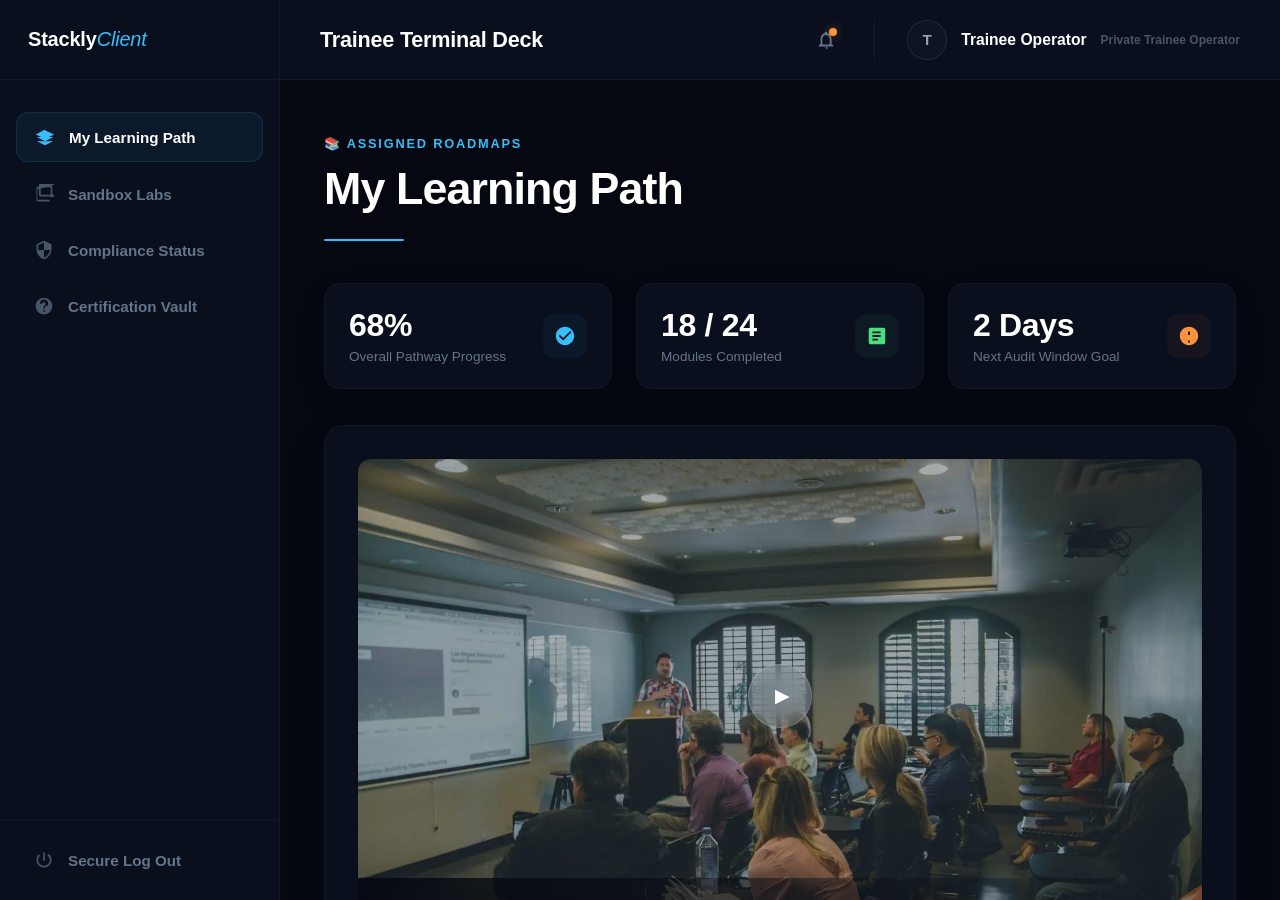
<file: client-dashboard.html>
<!DOCTYPE html>
<html lang="en">
<head>
    <meta charset="UTF-8">
    <meta name="viewport" content="width=device-width, initial-scale=1.0">
    <title>Stackly Portal - Client Trainee Dashboard</title>
    <link rel="stylesheet" href="style.css">
</head>
<body>

    <!-- BLURRY BACKDROP MASK FOR RESPONSIVE MENU SIDEBAR CLOSURES -->
    <div class="dashboard-blur-backdrop-mask" id="client-blur-backdrop-mask"></div>

    <!-- MAIN APP FLOW LAYOUT CONTAINER -->
    <div class="dashboard-app-frame">

        <!-- Left Column: Sticky L&D Client Sidebar Navigation Menu (Exactly 4 Menus) -->
        <aside class="dashboard-sidebar-panel" id="client-sidebar-panel">
            <div class="sidebar-header-wrapper">
                <!-- Brand logo behaves as an instant interactive dashboard reset trigger -->
                <a href="#" class="sidebar-brand-refresh-link" id="client-brand-refresh-logo">
                   
                    <span class="sidebar-brand-name">Stackly<em>Client</em></span>
                </a>
                <!-- Mobile Only Hidden Close Control Button -->
                <button class="btn-sidebar-close" id="client-close-trigger" aria-label="Close Sidebar Menu">✕</button>
            </div>

            <!-- SCROLLER DOCK FOR SIDEBAR LINKS -->
            <nav class="sidebar-navigation-dock">
                <ul class="sidebar-menu-list">
                    <li>
                        <a href="#" class="menu-nav-anchor active" data-target-section="panel-my-curriculum">
                            <!-- Learning Pathway Icon -->
                            <svg class="menu-svg-vector-icon" viewBox="0 0 24 24"><path d="M12 3L1 9l11 5 11-5-11-5zM2 17l10 5 10-5M2 12l10 5 10-5"/></svg>
                            <span class="anchor-item-text">My Learning Path</span>
                        </a>
                    </li>
                    <li>
                        <a href="#" class="menu-nav-anchor" data-target-section="panel-sandbox-labs">
                            <!-- Simulated Laboratory/Terminal Icon -->
                            <svg class="menu-svg-vector-icon" viewBox="0 0 24 24"><path d="M19 3H5c-1.1 0-2 .9-2 2v14c0 1.1.9 2 2 2h14v-2H4V6zm16-4H8c-1.1 0-2 .9-2 2v12c0 1.1.9 2 2 2h12c1.1 0 2-.9 2-2V4c0-1.1-.9-2-2-2zm0 14H8V4h12v12z"/></svg>
                            <span class="anchor-item-text">Sandbox Labs</span>
                        </a>
                    </li>
                    <li>
                        <a href="#" class="menu-nav-anchor" data-target-section="panel-regulatory-compliance">
                            <!-- Compliance Status Badges Icon -->
                            <svg class="menu-svg-vector-icon" viewBox="0 0 24 24"><path d="M12 1L3 5v6c0 5.55 3.84 10.74 9 12 5.16-1.26 9-6.45 9-12V5l-9-4zm0 10.99h7c-.53 4.12-3.28 7.79-7 8.94V12H5V6.3l7-3.11v8.8z"/></svg>
                            <span class="anchor-item-text">Compliance Status</span>
                        </a>
                    </li>
                    <li>
                        <a href="#" class="menu-nav-anchor" data-target-section="panel-certification-vault">
                            <!-- Diploma Award Credentials Icon -->
                            <svg class="menu-svg-vector-icon" viewBox="0 0 24 24"><path d="M12 2C6.48 2 2 6.48 2 12s4.48 10 10 10 10-4.48 10-10S17.52 2 12 2zm1 17h-2v-2h2v2zm2.07-7.75l-.9.92C13.45 12.9 13 13.5 13 15h-2v-.5c0-1.1.45-1.9 1.14-2.56l1.24-1.26c.37-.36.56-.86.56-1.38 0-1.1-.9-2-2-2s-2 .9-2 2H7c0-2.76 2.24-5 5-5s5 2.24 5 5c0 1.04-.42 1.99-1.07 2.75z"/></svg>
                            <span class="anchor-item-text">Certification Vault</span>
                        </a>
                    </li>
                </ul>
            </nav>

            <!-- FOOTER SESSION SIGNOUT DOCK -->
            <div class="sidebar-footer-action-dock">
                <a href="#" class="btn-sidebar-logout" id="client-session-logout-trigger">
                    <svg class="menu-svg-vector-icon color-danger" viewBox="0 0 24 24"><path d="M13 3h-2v10h2V3zm4.33 2.12l-1.42 1.42C17.99 7.86 19 9.77 19 12c0 3.87-3.13 7-7 7s-7-3.13-7-7c0-2.23 1.01-4.14 2.09-5.46L5.67 5.12C4.04 6.87 3 9.31 3 12c0 4.97 4.03 9 9 9s9-4.03 9-9c0-2.69-1.04-5.13-2.67-6.88z"/></svg>
                    <span class="anchor-item-text">Secure Log Out</span>
                </a>
            </div>
        </aside>

        <!-- RIGHT OPERATIONAL CONSOLE VIEWPORT WORKSPACE WRAPPER -->
        <div class="dashboard-viewport-console-wrapper">

            <!-- FIXED APP TOPHEADER BAR -->
            <header class="dashboard-app-topheader">
                <div class="topheader-left-cluster">
                    <!-- Hamburger icon view button triggers menu stack panels mobile layouts -->
                    <button class="dashboard-hamburger-trigger" id="client-hamburger-trigger" aria-label="Open Navigation Sidebar">
                        <svg viewBox="0 0 24 24" class="hamburger-svg-icon"><path d="M3 18h18v-2H3v2zm0-5h18v-2H3v2zm0-7v2h18V6H3z"/></svg>
                    </button>
                    <h2 class="topheader-current-workspace">Trainee Terminal Deck</h2>
                </div>

                <div class="topheader-right-cluster">
                    <!-- Notification Bell Button -->
                  <button class="topheader-action-bell-btn"
        aria-label="View Training System Alerts"
        onclick="window.location.href='404.html'">
    <svg viewBox="0 0 24 24" class="bell-svg-icon">
        <path d="M12 22c1.1 0 2-.9 2-2h-4c0-1.11.89-2 2-2zm6-6v-5c0-3.07-1.64-5.64-4.5-6.32V4c0-.83-.67-1-1.5-1s-1.5.17-1.5 1v.68C7.63 5.36 6 7.92 6 11v5l-2 2v1h16v-1l-2-2zm-2 1H8v-6c0-2.48 1.51-4.5 4-4.5s4 2.02 4 4.5v6z"/>
    </svg>
    <span class="bell-pulse-alert-dot"></span>
</button>
                    
                    
                    <div class="topheader-profile-badge-pill">
                        <div class="profile-avatar-frame-avatar">
                            <span class="avatar-initials-placeholder">T</span>
                        </div>
                        
                            <span class="operator-first-name-token" id="client-user-first-name">Loading...</span>
                            <span class="operator-tier-badge">Private Trainee Operator</span>
                        </div>
                    </div>
               
            </header>

            <!-- SWITCHABLE MULTI SECTION WORKSPACE MODULE PANELS STACK CANVAS -->
            <main class="dashboard-sections-stack-canvas" id="client-sections-main-container">
                
             <!-- Section Viewport Panel 1: Elaborated My Learning Path Portal -->
<section class="dashboard-section-viewport-panel active-view" id="panel-my-curriculum">
    
    <!-- 1. CLEAN TYPOGRAPHIC HEADER BLOCK -->
    <div class="clean-section-header">
        <span class="clean-section-badge">📚 ASSIGNED ROADMAPS</span>
        <h1 class="clean-section-title">My Learning Path</h1>
        <div class="clean-section-divider"></div>
    </div>

    <!-- 2. PATH PROGRESSION TELEMETRY COUNTERS (Responsive Row Matrix Grid) -->
    <div class="learning-telemetry-grid">
        <!-- Card 1 -->
        <div class="learning-telemetry-card">
            <div class="telemetry-data-left">
                <span class="telemetry-metric-num">68%</span>
                <span class="telemetry-metric-label">Overall Pathway Progress</span>
            </div>
            <div class="telemetry-vector-icon icon-tint-cyan">
                <svg viewBox="0 0 24 24"><path d="M12 2C6.48 2 2 6.48 2 12s4.48 10 10 10 10-4.48 10-10S17.52 2 12 2zm-2 15l-5-5 1.41-1.41L10 14.17l7.59-7.59L19 8l-9 9z"/></svg>
            </div>
        </div>
        <!-- Card 2 -->
        <div class="learning-telemetry-card">
            <div class="telemetry-data-left">
                <span class="telemetry-metric-num">18 / 24</span>
                <span class="telemetry-metric-label">Modules Completed</span>
            </div>
            <div class="telemetry-vector-icon icon-tint-green">
                <svg viewBox="0 0 24 24"><path d="M19 3H5c-1.1 0-2 .9-2 2v14c0 1.1.9 2 2 2h14c1.1 0 2-.9 2-2V5c0-1.1-.9-2-2-2zm-5 14H7v-2h6v2zm3-4H7v-2h9v2zm0-4H7V7h9v2z"/></svg>
            </div>
        </div>
        <!-- Card 3 -->
        <div class="learning-telemetry-card">
            <div class="telemetry-data-left">
                <span class="telemetry-metric-num">2 Days</span>
                <span class="telemetry-metric-label">Next Audit Window Goal</span>
            </div>
            <div class="telemetry-vector-icon icon-tint-orange">
                <svg viewBox="0 0 24 24"><path d="M12 2C6.48 2 2 6.48 2 12s4.48 10 10 10 10-4.48 10-10S17.52 2 12 2zm1 17h-2v-2h2v2zm0-8h-2V7h2v2z"/></svg>
            </div>
        </div>
    </div>

    <!-- 3. INTERACTIVE COURSE VIDEO CANVAS & SYLLABUS SPLIT GRID -->
    <div class="learning-player-split-grid">
        
        <!-- LEFT FLEX SEGMENT: High-Fidelity Video Simulation Deck Viewport -->
        <div class="video-simulation-canvas-card">
            <div class="video-viewport-frame">
                <!-- Replace 'course-video-poster.jpg' with your target corporate video thumbnail layer path -->
                <img src="./assests/labs training.webp" alt="Compliance Pipeline System Automation Training Session Thumbnail" class="video-embed-poster-img">
                
                <!-- Centralized Glassmorphic Play Layer Action Trigger Anchor -->
                <a href="404.html" class="video-play-glass-capsule" aria-label="Launch Video Training Stream">
                    <span class="play-vector-triangle">▶</span>
                </a>

                <!-- Lower Viewport Floating Progress Timeline Slate -->
                <div class="video-timeline-controls-overlay">
                    <span class="time-stamp-label">14:20 / 32:45</span>
                    <div class="video-scrub-track"><div class="video-scrub-fill-progress"></div></div>
                </div>
            </div>
            
            <div class="video-meta-description-block">
                <div class="video-meta-upper">
                    <span class="active-module-code-tag">MODULE 19</span>
                    <h3>Automating Core Regulatory Compliance Workflows</h3>
                </div>
                <p>
                    This technical block session addresses compiling automated verification pipelines, writing exception reporting hooks, and cross-validating database metrics rows dynamically inside the sandbox laboratory workspace.
                </p>
            </div>
        </div>

        <!-- RIGHT FLEX SEGMENT: Interactive Lesson Tree Syllabus Navigation Deck -->
        <div class="syllabus-navigation-tree-card">
            <div class="syllabus-card-header">
                <h3>Syllabus Progress Tree</h3>
                <p>Select a lesson capsule module below to load its target simulation video stream deck fields.</p>
            </div>

            <!-- Vertical Stack List of Lesson Capsule Nodes -->
            <div class="syllabus-capsules-vertical-stack">
                
                <!-- Node 1: Completed Lesson -->
                <div class="lesson-capsule-node row-state-completed">
                    <div class="lesson-node-left">
                        <div class="status-marker-indicator">✓</div>
                        <div class="lesson-meta-context">
                            <h4>01. Foundational Governance Parameters</h4>
                            <p>Duration: 18 mins • Status: Completed</p>
                        </div>
                    </div>
                    <a href="404.html" class="btn-lesson-action-trigger">Review Block</a>
                </div>

                <!-- Node 2: Currently Active Lesson -->
                <div class="lesson-capsule-node row-state-active">
                    <div class="lesson-node-left">
                        <div class="status-marker-indicator">●</div>
                        <div class="lesson-meta-context">
                            <h4>02. Compliance Workflow Automation Loops</h4>
                            <p>Duration: 32 mins • Status: Currently Active</p>
                        </div>
                    </div>
                    <a href="404.html" class="btn-lesson-action-trigger action-resume-glow">Resume Lesson</a>
                </div>

                <!-- Node 3: Locked Lesson -->
                <div class="lesson-capsule-node row-state-locked">
                    <div class="lesson-node-left">
                        <div class="status-marker-indicator">🔒</div>
                        <div class="lesson-meta-context">
                            <h4>03. Sandbox Metrics Integrity Checking</h4>
                            <p>Duration: 45 mins • Status: Locked Structural Path</p>
                        </div>
                    </div>
                    <span class="btn-lesson-action-trigger label-dim-lock">Locked</span>
                </div>

                <!-- Node 4: Locked Lesson -->
                <div class="lesson-capsule-node row-state-locked">
                    <div class="lesson-node-left">
                        <div class="status-marker-indicator">🔒</div>
                        <div class="lesson-meta-context">
                            <h4>04. Decentralized Audit Token Ledgers</h4>
                            <p>Duration: 28 mins • Status: Locked Structural Path</p>
                        </div>
                    </div>
                    <span class="btn-lesson-action-trigger label-dim-lock">Locked</span>
                </div>

            </div>
        </div>

    </div>

</section>

<style>
    /* ========================================================
   ELABORATED MY LEARNING PATH COMPONENT STYLES
   ======================================================== */

/* 1. PATH PROGRESSION TELEMETRY NODES ROW GRID (Fluid Multi-Column Engine) */
.learning-telemetry-grid {
    display: grid;
    grid-template-columns: repeat(3, 1fr); /* Responsive 3-column data tracking summary cards array */
    gap: 24px;
    width: 100%;
    margin-top: 32px;
}

.learning-telemetry-card {
    background-color: #0A0F1D;
    border: 1px solid rgba(255, 255, 255, 0.04);
    border-radius: 16px;
    padding: 24px;
    display: flex;
    align-items: center;
    justify-content: space-between;
    box-shadow: 0 10px 25px rgba(0, 0, 0, 0.2);
    transition: transform 0.3s cubic-bezier(0.25, 1, 0.5, 1), border-color 0.3s ease;
}

.telemetry-data-left {
    display: flex;
    flex-direction: column;
    align-items: flex-start;
    text-align: left;
}

.telemetry-metric-num {
    font-size: 2rem;
    font-weight: 700;
    color: #FFFFFF;
    line-height: 1.1;
    margin-bottom: 6px;
    letter-spacing: -0.01em;
}

.telemetry-metric-label {
    font-size: 0.85rem;
    color: #64748B;
    font-weight: 500;
}

.telemetry-vector-icon {
    width: 44px;
    height: 44px;
    border-radius: 12px;
    display: flex;
    align-items: center;
    justify-content: center;
    flex-shrink: 0;
}

.telemetry-vector-icon svg {
    width: 22px;
    height: 22px;
}

/* Customized Vector Identity Tints matching Stackly Guidelines */
.icon-tint-cyan { background-color: rgba(56, 189, 248, 0.05); } .icon-tint-cyan svg { fill: #38BDF8; }
.icon-tint-green { background-color: rgba(74, 222, 128, 0.05); } .icon-tint-green svg { fill: #4ADE80; }
.icon-tint-orange { background-color: rgba(251, 146, 60, 0.05); } .icon-tint-orange svg { fill: #FB923C; }

.learning-telemetry-card:hover {
    transform: translateY(-4px);
    border-color: rgba(56, 189, 248, 0.25); /* Boundary ring pops to Client Soft Blue accent */
    box-shadow: 0 15px 30px rgba(56, 189, 248, 0.03), 0 15px 35px rgba(0, 0, 0, 0.35);
}

/* ========================================================
   2. INTERACTIVE COURSE VIDEO CANVAS & SYLLABUS SPLIT GRID
   ======================================================== */
.learning-player-split-grid {
    display: grid;
    grid-template-columns: 1.15fr 0.85fr; /* Asymmetric split layout configuration precisely matching guides */
    gap: 28px;
    width: 100%;
    margin-top: 36px;
    align-items: start;
}

.video-simulation-canvas-card, .syllabus-navigation-tree-card {
    background-color: #0A0F1D;
    border: 1px solid rgba(255, 255, 255, 0.04);
    border-radius: 20px;
    padding: 32px;
    box-shadow: 0 15px 35px rgba(0, 0, 0, 0.2);
    display: flex;
    flex-direction: column;
}

.syllabus-card-header {
    text-align: left;
    margin-bottom: 24px;
    border-bottom: 1px solid rgba(255, 255, 255, 0.03);
    padding-bottom: 16px;
}

.syllabus-card-header h3 { font-size: 1.25rem; font-weight: 600; color: #FFFFFF; margin-bottom: 6px; }
.syllabus-card-header p { font-size: 0.88rem; color: #64748B; line-height: 1.45; }

/* LEFT SUB-COLUMN: HIGH-FIDELITY VIDEO DECK LAYOUTS */
.video-viewport-frame {
    position: relative;
    width: 100%;
    aspect-ratio: 16 / 9; /* Perfect wide structural media framing curve limits */
    border-radius: 14px;
    overflow: hidden;
    background-color: #050811;
    border: 1px solid rgba(255, 255, 255, 0.02);
}

.video-embed-poster-img {
    width: 100%;
    height: 100%;
    object-fit: cover;
    opacity: 0.7; /* Subdued image brightness maximizes central button visibility */
    transition: transform 0.6s cubic-bezier(0.25, 1, 0.5, 1);
}

/* Centralized Glassmorphic Play Trigger */
.video-play-glass-capsule {
    position: absolute;
    top: 50%;
    left: 50%;
    transform: translate(-50%, -50%);
    width: 64px;
    height: 64px;
    background: rgba(255, 255, 255, 0.08);
    backdrop-filter: blur(12px);
    -webkit-backdrop-filter: blur(12px);
    border: 1px solid rgba(255, 255, 255, 0.2);
    border-radius: 50%;
    display: flex;
    align-items: center;
    justify-content: center;
    text-decoration: none;
    transition: all 0.3s cubic-bezier(0.4, 0, 0.2, 1);
    z-index: 5;
}

.play-vector-triangle {
    font-size: 1.2rem;
    color: #FFFFFF;
    padding-left: 4px; /* Perfectly centers triangle bounding offsets curves */
    transition: transform 0.25s ease;
}

.video-play-glass-capsule:hover {
    background: #38BDF8; /* Changes seamlessly into soft client theme blue color on cursor track */
    border-color: #38BDF8;
    transform: translate(-50%, -50%) scale(1.1);
    box-shadow: 0 0 25px rgba(56, 189, 248, 0.4);
}
.video-play-glass-capsule:hover .play-vector-triangle { color: #050811; transform: scale(0.95); }

/* Lower Progress Controls Overlay Ribbon Bar */
.video-timeline-controls-overlay {
    position: absolute;
    bottom: 0;
    left: 0;
    width: 100%;
    background: linear-gradient(30deg, #050811 0%, transparent 100%);
    padding: 20px;
    display: flex;
    align-items: center;
    gap: 16px;
    z-index: 4;
}

.time-stamp-label { font-size: 0.8rem; font-weight: 700; color: #FFFFFF; font-variant-numeric: tabular-nums; }

.video-scrub-track {
    flex-grow: 1;
    height: 4px;
    background-color: rgba(255, 255, 255, 0.1);
    border-radius: 2px;
    overflow: hidden;
    position: relative;
}

.video-scrub-fill-progress {
    position: absolute;
    top: 0;
    left: 0;
    height: 100%;
    width: 44%; /* Pre-calibrated progress simulation value string index */
    background-color: #38BDF8; /* Fluid fill line tracing theme blue */
    border-radius: 2px;
    box-shadow: 0 0 8px rgba(56, 189, 248, 0.4);
}

.video-meta-description-block {
    display: flex;
    flex-direction: column;
    align-items: flex-start;
    text-align: left;
    margin-top: 24px;
}

.video-meta-upper {
    display: flex;
    align-items: center;
    gap: 12px;
    margin-bottom: 12px;
}

.active-module-code-tag {
    font-size: 0.72rem;
    font-weight: 700;
    background-color: rgba(56, 189, 248, 0.1);
    border: 1px solid rgba(56, 189, 248, 0.2);
    color: #38BDF8;
    padding: 2px 8px;
    border-radius: 4px;
}

.video-meta-description-block h3 { font-size: 1.35rem; font-weight: 700; color: #FFFFFF; }
.video-meta-description-block p { font-size: 0.95rem; line-height: 1.6; color: #64748B; margin-top: 4px; }

/* RIGHT SUB-COLUMN: LESSON SYLLABUS DOCK NODES STACK */
.syllabus-capsules-vertical-stack {
    display: flex;
    flex-direction: column;
    gap: 12px;
    width: 100%;
}

.lesson-capsule-node {
    background-color: rgba(5, 8, 17, 0.3);
    border: 1px solid rgba(255, 255, 255, 0.02);
    border-radius: 12px;
    padding: 16px 20px;
    display: flex;
    align-items: center;
    justify-content: space-between;
    gap: 16px;
    transition: all 0.3s cubic-bezier(0.25, 1, 0.5, 1);
}

.lesson-node-left {
    display: flex;
    align-items: center;
    gap: 16px;
    text-align: left;
}

.status-marker-indicator {
    width: 28px;
    height: 28px;
    border-radius: 50%;
    display: flex;
    align-items: center;
    justify-content: center;
    font-size: 0.82rem;
    font-weight: 700;
    flex-shrink: 0;
    border: 1px solid rgba(255, 255, 255, 0.06);
}

.lesson-meta-context h4 { font-size: 0.95rem; font-weight: 600; color: #FFFFFF; margin-bottom: 2px; }
.lesson-meta-context p { font-size: 0.8rem; color: #475569; }

.btn-lesson-action-trigger {
    font-size: 0.82rem;
    font-weight: 700;
    color: #64748B;
    text-decoration: none;
    padding: 8px 16px;
    background-color: rgba(255, 255, 255, 0.01);
    border: 1px solid rgba(255, 255, 255, 0.08);
    border-radius: 8px;
    white-space: nowrap;
    transition: all 0.25s ease;
}

/* Row Conditional State Variant Styling mappings perfectly tailored to design instructions */
.row-state-completed { border-left: 3px solid rgba(74, 222, 128, 0.4); }
.row-state-completed .status-marker-indicator { background-color: rgba(74, 222, 128, 0.08); border-color: rgba(74, 222, 128, 0.2); color: #4ADE80; }
.row-state-completed:hover .btn-lesson-action-trigger { background-color: rgba(255, 255, 255, 0.04); color: #FFFFFF; }

.row-state-active { border-left: 3px solid #38BDF8; background-color: rgba(56, 189, 248, 0.01); border-top: 1px solid rgba(56, 189, 248, 0.08); border-right: 1px solid rgba(56, 189, 248, 0.08); border-bottom: 1px solid rgba(56, 189, 248, 0.08); }
.row-state-active .status-marker-indicator { background-color: rgba(56, 189, 248, 0.12); border-color: rgba(56, 189, 248, 0.4); color: #38BDF8; animation: beaconPulseWave 2s infinite; }
.row-state-active .btn-lesson-action-trigger.action-resume-glow { background-color: #38BDF8; border-color: #38BDF8; color: #050811; }
.row-state-active .btn-lesson-action-trigger.action-resume-glow:hover { background-color: #0EA5E9; transform: translateY(-1px); box-shadow: 0 4px 12px rgba(56, 189, 248, 0.25); }

.row-state-locked { opacity: 0.45; }
.row-state-locked .status-marker-indicator { background-color: #121829; color: #475569; }
.label-dim-lock { border: 1px solid transparent; cursor: not-allowed; font-weight: 500; }

/* Immersive Card Core Hover Transformations */
.video-simulation-canvas-card:hover .video-embed-poster-img { transform: scale(1.02); opacity: 0.8; }
.video-simulation-canvas-card:hover, .syllabus-navigation-tree-card:hover {
    border-color: rgba(56, 189, 248, 0.15);
    box-shadow: 0 0 25px rgba(56, 189, 248, 0.03), 0 20px 45px rgba(0, 0, 0, 0.4);
}

/* ========================================================
   FLUID RESPONSIVE SYSTEM MEDIA BREAKPOINTS BREAKPOINTS
   ======================================================== */
@media (max-width: 1400px) {
    /* Collapse side-by-side video split grids into vertical full width blocks on mid size screens */
.learning-player-split-grid { grid-template-columns: 1fr; gap: 24px; }}@media (max-width: 1100px) {/* Fold summary telemetry metrics counters smoothly across table viewports */.learning-telemetry-grid { grid-template-columns: repeat(2, 1fr); gap: 16px; }}@media (max-width: 768px) {.video-simulation-canvas-card, .syllabus-navigation-tree-card { padding: 20px; border-radius: 16px; }.video-meta-description-block h3 { font-size: 1.15rem; }.video-meta-description-block p { font-size: 0.88rem; }}@media (max-width: 520px) {.learning-telemetry-grid { grid-template-columns: 1fr; gap: 12px; }.learning-telemetry-card { padding: 16px; }.telemetry-metric-num { font-size: 1.65rem; }.lesson-capsule-node { flex-direction: column; align-items: stretch; gap: 14px; padding: 16px; }.btn-lesson-action-trigger, .label-dim-lock { width: 100%; text-align: center; }}
</style>

              <!-- Section Viewport Panel 2: Elaborated Sandbox Labs Virtual Terminal Hub -->
<section class="dashboard-section-viewport-panel" id="panel-sandbox-labs">
    
    <!-- 1. CLEAN TYPOGRAPHIC HEADER BLOCK -->
    <div class="clean-section-header">
        <span class="clean-section-badge">🧪 SIMULATED TERMINALS</span>
        <h1 class="clean-section-title">Sandbox Labs</h1>
        <div class="clean-section-divider"></div>
    </div>

    <!-- 2. CLOUD RESOURCE TELEMETRY ROW (Responsive Multi-Column Widgets Grid) -->
    <div class="sandbox-telemetry-grid">
        <!-- Widget 1 -->
        <div class="sandbox-telemetry-card">
            <div class="sandbox-card-data">
                <span class="sandbox-metric-bold">Active</span>
                <span class="sandbox-metric-label">Sandbox Terminal Status</span>
            </div>
            <div class="sandbox-badge-vector color-glow-green">
                <span class="pulse-beacon-indicator"></span>
            </div>
        </div>
        <!-- Widget 2 -->
        <div class="sandbox-telemetry-card">
            <div class="sandbox-card-data">
                <span class="sandbox-metric-bold">42m 18s</span>
                <span class="sandbox-metric-label">Session Time Remaining</span>
            </div>
            <div class="sandbox-badge-vector color-glow-blue">
                <svg viewBox="0 0 24 24"><path d="M11.99 2C6.47 2 2 6.48 2 12s4.47 10 9.99 10C17.52 22 22 17.52 22 12S17.52 2 11.99 2zm3.3 14.79L11 14V7h2v5.2l3.7 2.2-1.41 1.59z"/></svg>
            </div>
        </div>
        <!-- Widget 3 -->
        <div class="sandbox-telemetry-card">
            <div class="sandbox-card-data">
                <span class="sandbox-metric-bold">AWS-US-EAST-1</span>
                <span class="sandbox-metric-label">Target Cloud Environment</span>
            </div>
            <div class="sandbox-badge-vector color-glow-purple">
                <svg viewBox="0 0 24 24"><path d="M19.35 10.04C18.67 6.59 15.64 4 12 4 9.11 4 6.6 5.64 5.35 8.04 2.34 8.36 0 10.91 0 14c0 3.31 2.69 6 6 6h13c2.76 0 5-2.24 5-5 0-2.64-1.63-4.78-4.15-5.36z"/></svg>
            </div>
        </div>
    </div>

    <!-- 3. TERMINAL EMULATOR & TASK SELECTION SPLIT LAYOUT GRID -->
    <div class="sandbox-split-workspace-grid">
        
        <!-- LEFT SUB-COLUMN: Mock Linux Terminal Console Execution Workspace -->
        <div class="terminal-emulator-panel-card">
            <div class="terminal-header-strip">
                <div class="terminal-circles-group">
                    <span class="circle-dot dot-red"></span>
                    <span class="circle-dot dot-yellow"></span>
                    <span class="circle-dot dot-green"></span>
                </div>
                <span class="terminal-title-label">bash - stackly_operator@sandbox_lab_19</span>
            </div>
            
            <div class="terminal-code-editor-canvas">
                <p class="console-line-row comment-line"># Initializing Stackly Compliance API Verification Loop...</p>
                <p class="console-line-row info-line">[INFO] Connecting securely to telemetry gateway server endpoint...</p>
                <p class="console-line-row info-line">[INFO] Status: Authentication Token verified successfully.</p>
                <p class="console-line-row command-line"><span class="terminal-prompt-prefix">stackly_operator@sandbox_lab_19:~$</span> npm run audit:compliance</p>
                <p class="console-line-row output-line">&gt; stackly-compliance-matrix@2026.1.0 audit:compliance</p>
                <p class="console-line-row output-line">&gt; node pipelines/verify_regulatory_metrics.js</p>
                <p class="console-line-row output-line-success">✔ [SUCCESS] 148 global training module objects checked.</p>
                <p class="console-line-row output-line-success">✔ [SUCCESS] Cross-validation integrity score: 100%.</p>
                <p class="console-line-row command-line"><span class="terminal-prompt-prefix">stackly_operator@sandbox_lab_19:~$</span> <span class="blinking-terminal-cursor">|</span></p>
            </div>
        </div>

        <!-- RIGHT SUB-COLUMN: Lab Task Assignment Progress Validation Tree -->
        <div class="lab-tasks-tree-panel-card">
            <div class="lab-panel-header-ribbon">
                <h3>Laboratory Checklist Tasks</h3>
                <p>Execute scripts in the console left wrapper to fulfill your active evaluation parameters loops.</p>
            </div>

            <div class="tasks-vertical-nodes-stack">
                <!-- Task Node 1 -->
                <div class="task-checklist-node state-success">
                    <div class="task-node-left">
                        <div class="task-status-box">✓</div>
                        <div class="task-meta-context">
                            <h4>Task 01: Connect to Telemetry Gateway</h4>
                            <p>Status: Verified Execution Loop</p>
                        </div>
                    </div>
                </div>

                <!-- Task Node 2 -->
                <div class="task-checklist-node state-success">
                    <div class="task-node-left">
                        <div class="task-status-box">✓</div>
                        <div class="task-meta-context">
                            <h4>Task 02: Run Module Metrics Cross-Check</h4>
                            <p>Status: Verified Execution Loop</p>
                        </div>
                    </div>
                </div>

                <!-- Task Node 3 -->
                <div class="task-checklist-node state-active">
                    <div class="task-node-left">
                        <div class="task-status-box">●</div>
                        <div class="task-meta-context">
                            <h4>Task 03: Extract Exception Audit Logs</h4>
                            <p>Status: Pending Console Input Commands</p>
                        </div>
                    </div>
                    <a href="404.html" class="btn-task-action-link view-guide-btn">View Lab Guide</a>
                </div>

                <!-- Task Node 4 -->
                <div class="task-checklist-node state-locked">
                    <div class="task-node-left">
                        <div class="task-status-box">🔒</div>
                        <div class="task-meta-context">
                            <h4>Task 04: Generate Encrypted Token Certificates</h4>
                            <p>Status: Locked Structural Pathway Sequence</p>
                        </div>
                    </div>
                </div>
            </div>
        </div>

    </div>

</section>

<style>
    /* ========================================================
   ELABORATED SANDBOX LABS COMPONENT PRESENTATION STYLES
   ======================================================== */

/* 1. RESOURCE TELEMETRY ROW GRID (Fluid Multi-Column Engine) */
.sandbox-telemetry-grid {
    display: grid;
    grid-template-columns: repeat(3, 1fr); /* Premium 3-column structural layout array */
    gap: 24px;
    width: 100%;
    margin-top: 32px;
}

.sandbox-telemetry-card {
    background-color: #0A0F1D;
    border: 1px solid rgba(255, 255, 255, 0.04);
    border-radius: 16px;
    padding: 24px;
    display: flex;
    align-items: center;
    justify-content: space-between;
    box-shadow: 0 10px 25px rgba(0, 0, 0, 0.2);
    transition: transform 0.3s cubic-bezier(0.25, 1, 0.5, 1), border-color 0.3s ease;
}

.sandbox-card-data {
    display: flex;
    flex-direction: column;
    align-items: flex-start;
    text-align: left;
}

.sandbox-metric-bold {
    font-size: 1.85rem;
    font-weight: 700;
    color: #FFFFFF;
    line-height: 1.1;
    margin-bottom: 6px;
    letter-spacing: -0.01em;
}

.sandbox-metric-label {
    font-size: 0.85rem;
    color: #64748B;
    font-weight: 500;
}

.sandbox-badge-vector {
    width: 44px;
    height: 44px;
    border-radius: 12px;
    display: flex;
    align-items: center;
    justify-content: center;
    flex-shrink: 0;
}

.sandbox-badge-vector svg {
    width: 22px;
    height: 22px;
}

/* Customized Vector Identity Tints matching Stackly Client Guidelines */
.color-glow-green { background-color: rgba(74, 222, 128, 0.05); } 
.color-glow-blue { background-color: rgba(56, 189, 248, 0.05); } .color-glow-blue svg { fill: #38BDF8; }
.color-glow-purple { background-color: rgba(167, 139, 250, 0.05); } .color-glow-purple svg { fill: #A78BFA; }

/* Pulsing beacon custom setup specifically for Live Terminal status indicators */
.pulse-beacon-indicator {
    width: 12px;
    height: 12px;
    background-color: #4ADE80;
    border-radius: 50%;
    box-shadow: 0 0 10px #4ADE80;
    animation: terminalBeaconPulse 1.8s infinite ease-in-out;
}

@keyframes terminalBeaconPulse {
    0% { transform: scale(0.9); opacity: 0.6; }
    50% { transform: scale(1.15); opacity: 1; box-shadow: 0 0 14px #4ADE80; }
    100% { transform: scale(0.9); opacity: 0.6; }
}

.sandbox-telemetry-card:hover {
    transform: translateY(-4px);
    border-color: rgba(56, 189, 248, 0.25); /* Highlights to Client domain soft blue accent */
    box-shadow: 0 15px 30px rgba(56, 189, 248, 0.03), 0 15px 35px rgba(0, 0, 0, 0.35);
}

/* ========================================================
   2. TERMINAL EMULATOR & TASK SELECTION SPLIT LAYOUT GRID
   ======================================================== */
.sandbox-split-workspace-grid {
    display: grid;
    grid-template-columns: 1.25fr 0.75fr; /* Symmetrical split panel layouts matched image guides */
    gap: 28px;
    width: 100%;
    margin-top: 36px;
    align-items: start;
}

.terminal-emulator-panel-card, .lab-tasks-tree-panel-card {
    background-color: #0A0F1D;
    border: 1px solid rgba(255, 255, 255, 0.04);
    border-radius: 20px;
    padding: 32px;
    box-shadow: 0 15px 35px rgba(0, 0, 0, 0.2);
    display: flex;
    flex-direction: column;
}

.lab-panel-header-ribbon {
    text-align: left;
    margin-bottom: 24px;
    border-bottom: 1px solid rgba(255, 255, 255, 0.03);
    padding-bottom: 16px;
}

.lab-panel-header-ribbon h3 { font-size: 1.25rem; font-weight: 600; color: #FFFFFF; margin-bottom: 6px; }
.lab-panel-header-ribbon p { font-size: 0.88rem; color: #64748B; line-height: 1.45; }

/* LEFT FLEX COMPONENT: MOCK LINUX TERMINAL EDITOR WORKSPACE */
.terminal-emulator-panel-card { padding: 0; overflow: hidden; background-color: #05070F; border-color: #121829; } /* Deep black code theme editor backgrounds */

.terminal-header-strip {
    background-color: #0A0F1D;
    padding: 14px 20px;
    border-bottom: 1px solid rgba(255, 255, 255, 0.03);
    display: flex;
    align-items: center;
    gap: 16px;
    position: relative;
}

.terminal-circles-group { display: flex; gap: 8px; }
.circle-dot { width: 10px; height: 10px; border-radius: 50%; display: inline-block; }
.dot-red { background-color: #EF4444; } .dot-yellow { background-color: #F59E0B; } .dot-green { background-color: #10B981; }

.terminal-title-label {
    font-size: 0.78rem;
    color: #475569;
    font-family: 'Courier New', Courier, monospace;
    font-weight: 700;
    position: absolute;
    left: 50%;
    transform: translateX(-50%);
}

.terminal-code-editor-canvas {
    padding: 24px;
    display: flex;
    flex-direction: column;
    gap: 10px;
    font-family: 'Courier New', Courier, monospace; /* Clean monospace layout typography */
    font-size: 0.9rem;
    line-height: 1.5;
    text-align: left;
    background-color: #05070F;
    min-height: 280px;
}

.console-line-row { word-break: break-all; }
.console-line-row.comment-line { color: #475569; }
.console-line-row.info-line { color: #94A3B8; }
.console-line-row.command-line { color: #FFFFFF; font-weight: 700; }
.terminal-prompt-prefix { color: #38BDF8; } /* Prompt line traces set to soft blue client theme */
.console-line-row.output-line { color: #64748B; }
.console-line-row.output-line-success { color: #4ADE80; font-weight: 600; }

.blinking-terminal-cursor {
    color: #38BDF8;
    font-weight: 900;
    animation: cursorFlash 1s infinite step-end;
}

@keyframes cursorFlash {
    from, to { opacity: 0; } 50% { opacity: 1; }
}

/* RIGHT FLEX COMPONENT: TASKS VERTICAL CHECKLIST NODES STACK */
.tasks-vertical-nodes-stack {
    display: flex;
    flex-direction: column;
    gap: 12px;
    width: 100%;
}

.task-checklist-node {
    background-color: rgba(5, 8, 17, 0.3);
    border: 1px solid rgba(255, 255, 255, 0.02);
    border-radius: 12px;
    padding: 16px 20px;
    display: flex;
    align-items: center;
    justify-content: space-between;
    gap: 16px;
    transition: all 0.3s ease;
}

.task-node-left { display: flex; align-items: center; gap: 16px; text-align: left; }

.task-status-box {
    width: 26px;
    height: 26px;
    border-radius: 6px;
    display: flex;
    align-items: center;
    justify-content: center;
    font-size: 0.8rem;
    font-weight: 700;
    flex-shrink: 0;
    border: 1px solid rgba(255, 255, 255, 0.05);
}

.task-meta-context h4 { font-size: 0.95rem; font-weight: 600; color: #FFFFFF; margin-bottom: 2px; }
.task-meta-context p { font-size: 0.8rem; color: #475569; }

.btn-task-action-link {
    font-size: 0.82rem;
    font-weight: 700;
    color: #E2E8F0;
    text-decoration: none;
    padding: 8px 16px;
    border-radius: 8px;
    white-space: nowrap;
    transition: all 0.25s ease;
}

/* Row Status Variant Styling parameters matching target guidelines */
.task-checklist-node.state-success { border-left: 3px solid rgba(74, 222, 128, 0.4); }
.task-checklist-node.state-success .task-status-box { background-color: rgba(74, 222, 128, 0.06); border-color: rgba(74, 222, 128, 0.15); color: #4ADE80; }

.task-checklist-node.state-active { border-left: 3px solid #38BDF8; background-color: rgba(56, 189, 248, 0.01); }
.task-checklist-node.state-active .task-status-box { background-color: rgba(56, 189, 248, 0.1); border-color: rgba(56, 189, 248, 0.3); color: #38BDF8; }
.task-checklist-node.state-active .btn-task-action-link.view-guide-btn { background-color: #38BDF8; border-color: #38BDF8; color: #050811; }
.task-checklist-node.state-active .btn-task-action-link.view-guide-btn:hover { background-color: #0EA5E9; transform: translateY(-1px); box-shadow: 0 4px 12px rgba(56, 189, 248, 0.2); }

.task-checklist-node.state-locked { opacity: 0.45; }
.task-checklist-node.state-locked .task-status-box { background-color: #121829; color: #475569; }

/* Immersive General Card Focus Hover Anchors */
.lab-tasks-tree-panel-card:hover {
    border-color: rgba(56, 189, 248, 0.15);
    box-shadow: 0 0 25px rgba(56, 189, 248, 0.03), 0 20px 45px rgba(0, 0, 0, 0.4);
}

/* ========================================================
   FLUID RESPONSIVE SYSTEM MEDIA BREAKPOINTS BREAKPOINTS
   ======================================================== */
@media (max-width: 1400px) {
    /* Collapse side-by-side terminal splits rows into full columns lists on mid-size views */
    .sandbox-split-workspace-grid { grid-template-columns: 1fr; gap: 24px; }
}

@media (max-width: 1100px) {
    .sandbox-telemetry-grid { grid-template-columns: repeat(2, 1fr); gap: 16px; }
}

@media (max-width: 768px) {
    .lab-tasks-tree-panel-card { padding: 20px; border-radius: 16px; }
    .terminal-header-strip { padding: 12px; }
    .terminal-title-label { display: none; } /* Conceals terminal path titles row to minimize micro text space layouts mobile */
    .terminal-code-editor-canvas { padding: 16px; min-height: 220px; font-size: 0.82rem; }
}

@media (max-width: 520px) {
    .sandbox-telemetry-grid { grid-template-columns: 1fr; gap: 12px; }
    .sandbox-telemetry-card { padding: 16px; }
    .sandbox-metric-bold { font-size: 1.65rem; }
    .task-checklist-node { flex-direction: column; align-items: stretch; gap: 14px; padding: 16px; }
    .btn-task-action-link { width: 100%; text-align: center; }
}

</style>

               <!-- Section Viewport Panel 3: Elaborated Regulatory Compliance Status Hub -->
<section class="dashboard-section-viewport-panel" id="panel-regulatory-compliance">
    
    <!-- 1. CLEAN TYPOGRAPHIC HEADER BLOCK -->
    <div class="clean-section-header">
        <span class="clean-section-badge">🛡️ VALIDATION ENDPOINTS</span>
        <h1 class="clean-section-title">Compliance Status</h1>
        <div class="clean-section-divider"></div>
    </div>

    <!-- 2. PLATFORM COMPLIANCE DIAGNOSTIC STATUS COUNTERS (Responsive Row Matrix Grid) -->
    <div class="compliance-status-stats-grid">
        <!-- Card 1 -->
        <div class="compliance-status-card">
            <div class="status-card-data">
                <span class="status-metric-bold">92%</span>
                <span class="status-metric-label">Your Compliance Score</span>
            </div>
            <div class="status-badge-vector glow-tint-green">
                <svg viewBox="0 0 24 24"><path d="M12 2C6.48 2 2 6.48 2 12s4.48 10 10 10 10-4.48 10-10S17.52 2 12 2zm1 15h-2v-6h2v6zm0-8h-2V7h2v2z"/></svg>
            </div>
        </div>
        <!-- Card 2 -->
        <div class="compliance-status-card">
            <div class="status-card-data">
                <span class="status-metric-bold">3 / 4</span>
                <span class="status-metric-label">Core Mandates Verified</span>
            </div>
            <div class="status-badge-vector glow-tint-blue">
                <svg viewBox="0 0 24 24"><path d="M12 1L3 5v6c0 5.55 3.84 10.74 9 12 5.16-1.26 9-6.45 9-12V5l-9-4zm0 10.99h7c-.53 4.12-3.28 7.79-7 8.94V12H5V6.3l7-3.11v8.8z"/></svg>
            </div>
        </div>
        <!-- Card 3 -->
        <div class="compliance-status-card">
            <div class="status-card-data">
                <span class="status-metric-bold">1 Pending</span>
                <span class="status-metric-label">Upcoming Refresher Audit</span>
            </div>
            <div class="status-badge-vector glow-tint-amber">
                <svg viewBox="0 0 24 24"><path d="M12 2C6.48 2 2 6.48 2 12s4.48 10 10 10 10-4.48 10-10S17.52 2 12 2zm1 17h-2v-2h2v2zm2.07-7.75l-.9.92C13.45 12.9 13 13.5 13 15h-2v-.5c0-1.1.45-1.9 1.14-2.56l1.24-1.26c.37-.36.56-.86.56-1.38 0-1.1-.9-2-2-2s-2 .9-2 2H7c0-2.76 2.24-5 5-5s5 2.24 5 5c0 1.04-.42 1.99-1.07 2.75z"/></svg>
            </div>
        </div>
    </div>

    <!-- 3. COMPLIANCE GAUGES & CHRONOLOGICAL AUDIT TRAIL TIMELINE GRID -->
    <div class="compliance-asymmetric-split-grid">
        
        <!-- LEFT SUB-COLUMN: Pure CSS Typographic Progress Fulfillment Gauges -->
        <div class="compliance-gauges-panel-card">
            <div class="compliance-panel-header-strip">
                <h3>Mandatory Training Requirements</h3>
                <p>Track fulfillment pacing indices across verified organizational compliance endpoints.</p>
            </div>

            <div class="compliance-bars-vertical-stack">
                <!-- Bar Item 1 -->
                <div class="compliance-bar-item">
                    <div class="bar-label-meta-row">
                        <span class="bar-title-text-label">SOC2 Systems Security Mandate</span>
                        <span class="bar-pct-value-text text-color-green">100% Secure</span>
                    </div>
                    <div class="bar-track-line-bg"><div class="bar-fill-line-pct filled-100"></div></div>
                </div>

                <!-- Bar Item 2 -->
                <div class="compliance-bar-item">
                    <div class="bar-label-meta-row">
                        <span class="bar-title-text-label">ISO/IEC 27001 Training Standard</span>
                        <span class="bar-pct-value-text text-color-green">100% Secure</span>
                    </div>
                    <div class="bar-track-line-bg"><div class="bar-fill-line-pct filled-100"></div></div>
                </div>

                <!-- Bar Item 3 -->
                <div class="compliance-bar-item">
                    <div class="bar-label-meta-row">
                        <span class="bar-title-text-label">Global Corporate Governance Regulations</span>
                        <span class="bar-pct-value-text text-color-blue">75% Fulfilled</span>
                    </div>
                    <div class="bar-track-line-bg"><div class="bar-fill-line-pct filled-75"></div></div>
                </div>

                <!-- Bar Item 4 -->
                <div class="compliance-bar-item">
                    <div class="bar-label-meta-row">
                        <span class="bar-title-text-label">Data Privacy Matrix & GDPR Sandbox</span>
                        <span class="bar-pct-value-text text-color-amber">42% In Progress</span>
                    </div>
                    <div class="bar-track-line-bg"><div class="bar-fill-line-pct filled-42"></div></div>
                </div>
            </div>
        </div>

        <!-- RIGHT SUB-COLUMN: Chronological Audit Trail Timeline Track List -->
        <div class="compliance-timeline-panel-card">
            <div class="compliance-panel-header-strip">
                <h3>Compliance Audit Log Trail</h3>
                <p>Chronological verification timestamps recorded by international regulatory supervisors.</p>
            </div>

            <div class="audit-timeline-vertical-stack">
                
                <!-- Timeline Node 1 -->
                <div class="audit-timeline-node node-status-verified">
                    <div class="timeline-node-dot"></div>
                    <div class="timeline-node-content-box">
                        <div class="node-meta-ribbon-upper">
                            <span class="timestamp-pill badge-green">VERIFIED SEP 2026</span>
                            <h4>SOC2 Security Verification Passed</h4>
                        </div>
                        <p>Laboratory sandbox infrastructure nodes audited and approved by L&D Manager supervisors.</p>
                        <a href="404.html" class="btn-timeline-action">Download Certificate</a>
                    </div>
                </div>

                <!-- Timeline Node 2 -->
                <div class="audit-timeline-node node-status-verified">
                    <div class="timeline-node-dot"></div>
                    <div class="timeline-node-content-box">
                        <div class="node-meta-ribbon-upper">
                            <span class="timestamp-pill badge-green">VERIFIED AUG 2026</span>
                            <h4>ISO/IEC 27001 Alignment Passed</h4>
                        </div>
                        <p>Completed mandatory module blocks and curriculum parameter test evaluations successfully.</p>
                        <a href="404.html" class="btn-timeline-action">Download Certificate</a>
                    </div>
                </div>

                <!-- Timeline Node 3 -->
                <div class="audit-timeline-node node-status-pending">
                    <div class="timeline-node-dot"></div>
                    <div class="timeline-node-content-box">
                        <div class="node-meta-ribbon-upper">
                            <span class="timestamp-pill badge-amber">REFRESHER DUE IN 12 DAYS</span>
                            <h4>Data Privacy Refresher Action Required</h4>
                        </div>
                        <p>Trainee operator terminal entries require localized refresher commands sequence execution loops.</p>
                        <a href="404.html" class="btn-timeline-action action-glow-amber">Launch Sandbox Exam</a>
                    </div>
                </div>

            </div>
        </div>

    </div>

</section>
<style>
    /* ========================================================
   ELABORATED COMPLIANCE STATUS PANEL CONFIG STYLES
   ======================================================== */

/* 1. STATUS DIAGNOSTIC METRICS CARDS ROW (Fluid Multi-Column Engine) */
.compliance-status-stats-grid {
    display: grid;
    grid-template-columns: repeat(3, 1fr); /* Premium 3-column data tracker metrics array */
    gap: 24px;
    width: 100%;
    margin-top: 32px;
}

.compliance-status-card {
    background-color: #0A0F1D;
    border: 1px solid rgba(255, 255, 255, 0.04);
    border-radius: 16px;
    padding: 24px;
    display: flex;
    align-items: center;
    justify-content: space-between;
    box-shadow: 0 10px 25px rgba(0, 0, 0, 0.2);
    transition: transform 0.3s cubic-bezier(0.25, 1, 0.5, 1), border-color 0.3s ease;
}

.status-card-data {
    display: flex;
    flex-direction: column;
    align-items: flex-start;
    text-align: left;
}

.status-metric-bold {
    font-size: 2rem;
    font-weight: 700;
    color: #FFFFFF;
    line-height: 1.1;
    margin-bottom: 6px;
    letter-spacing: -0.01em;
}

.status-metric-label {
    font-size: 0.85rem;
    color: #64748B;
    font-weight: 500;
}

.status-badge-vector {
    width: 44px;
    height: 44px;
    border-radius: 12px;
    display: flex;
    align-items: center;
    justify-content: center;
    flex-shrink: 0;
}

.status-badge-vector svg {
    width: 22px;
    height: 22px;
}

/* Customized Vector Identity Tints matching Stackly Client Guidelines */
.glow-tint-green { background-color: rgba(74, 222, 128, 0.05); } .glow-tint-green svg { fill: #4ADE80; }
.glow-tint-blue { background-color: rgba(56, 189, 248, 0.05); } .glow-tint-blue svg { fill: #38BDF8; }
.glow-tint-amber { background-color: rgba(251, 146, 60, 0.05); } .glow-tint-amber svg { fill: #FB923C; }

.compliance-status-card:hover {
    transform: translateY(-4px);
    border-color: rgba(56, 189, 248, 0.25); /* Highlights border frame to Client Soft Blue accent */
    box-shadow: 0 15px 30px rgba(56, 189, 248, 0.03), 0 15px 35px rgba(0, 0, 0, 0.35);
}

/* ========================================================
   2. COMPLIANCE GAUGES & CHRONOLOGICAL TIMELINE RECREATION
   ======================================================== */
.compliance-asymmetric-split-grid {
    display: grid;
    grid-template-columns: 0.95fr 1.05fr; /* Asymmetric distribution blueprint optimized for timeline cards flow */
    gap: 28px;
    width: 100%;
    margin-top: 36px;
    align-items: start;
}

.compliance-gauges-panel-card, .compliance-timeline-panel-card {
    background-color: #0A0F1D;
    border: 1px solid rgba(255, 255, 255, 0.04);
    border-radius: 20px;
    padding: 32px;
    box-shadow: 0 15px 35px rgba(0, 0, 0, 0.2);
    display: flex;
    flex-direction: column;
}

.compliance-panel-header-strip {
    text-align: left;
    margin-bottom: 28px;
    border-bottom: 1px solid rgba(255, 255, 255, 0.03);
    padding-bottom: 16px;
}

.compliance-panel-header-strip h3 { font-size: 1.25rem; font-weight: 600; color: #FFFFFF; margin-bottom: 6px; }
.compliance-panel-header-strip p { font-size: 0.88rem; color: #64748B; line-height: 1.45; }

/* LEFT FLEX COMPONENT: PURE CSS PROGRESS GAUGES STACK */
.compliance-bars-vertical-stack {
    display: flex;
    flex-direction: column;
    gap: 22px;
    width: 100%;
}

.compliance-bar-item {
    display: flex;
    flex-direction: column;
    gap: 10px;
    width: 100%;
}

.bar-label-meta-row {
    display: flex;
    justify-content: space-between;
    align-items: center;
    width: 100%;
}

.bar-title-text-label { font-size: 0.92rem; font-weight: 600; color: #CBD5E1; }
.bar-pct-value-text { font-size: 0.88rem; font-weight: 700; }
.text-color-green { color: #4ADE80; }
.text-color-blue { color: #38BDF8; }
.text-color-amber { color: #FB923C; }

.bar-track-line-bg {
    width: 100%;
    height: 6px;
    background-color: #050811;
    border-radius: 4px;
    overflow: hidden;
}

.bar-fill-line-pct {
    height: 100%;
    background-color: #4ADE80; 
    border-radius: 4px;
    box-shadow: 0 0 10px rgba(74, 222, 128, 0.2);
}
/* Individual horizontal percentage values tracking fill lines indices */
.filled-100 { width: 100%; box-shadow: 0 0 10px rgba(74, 222, 128, 0.3); }
.filled-75 { width: 75%; background-color: #38BDF8; box-shadow: 0 0 10px rgba(56, 189, 248, 0.3); }
.filled-42 { width: 42%; background-color: #FB923C; box-shadow: 0 0 10px rgba(251, 146, 60, 0.3); }

/* RIGHT FLEX COMPONENT: CHRONOLOGICAL AUDIT TIMELINE TRACK LIST */
.audit-timeline-vertical-stack {
    display: flex;
    flex-direction: column;
    position: relative;
    padding-left: 20px;
    width: 100%;
}

/* Linear central vertical line connector track tracking timeline nodes nodes */
.audit-timeline-vertical-stack::before {
    content: '';
    position: absolute;
    left: 4px;
    top: 10px;
    bottom: 10px;
    width: 2px;
    background-color: rgba(255, 255, 255, 0.03);
    z-index: 1;
}

.audit-timeline-node {
    position: relative;
    padding-bottom: 28px;
    width: 100%;
}
.audit-timeline-node:last-child { padding-bottom: 0; }

.timeline-node-dot {
    position: absolute;
    left: -20px;
    top: 8px;
    width: 10px;
    height: 10px;
    border-radius: 50%;
    background-color: #1E293B;
    border: 2px solid #050811;
    z-index: 5;
    transition: transform 0.25s ease, background-color 0.25s ease;
}

.timeline-node-content-box {
    background-color: rgba(5, 8, 17, 0.3);
    border: 1px solid rgba(255, 255, 255, 0.02);
    border-radius: 12px;
    padding: 20px;
    display: flex;
    flex-direction: column;
    align-items: flex-start;
    gap: 12px;
    text-align: left;
    transition: border-color 0.3s ease, box-shadow 0.3s ease;
}

.node-meta-ribbon-upper {
    display: flex;
    flex-direction: column;
    align-items: flex-start;
    gap: 8px;
}

.timestamp-pill {
    font-size: 0.72rem;
    font-weight: 700;
    padding: 2px 8px;
    border-radius: 4px;
    color: #FFFFFF;
    letter-spacing: 0.02em;
}
.badge-green { background-color: #10B981; }
.badge-amber { background-color: #F59E0B; }

.timeline-node-content-box h4 { font-size: 1rem; font-weight: 600; color: #FFFFFF; }
.timeline-node-content-box p { font-size: 0.85rem; color: #64748B; line-height: 1.5; }

.btn-timeline-action {
    width: 100%;
    text-align: center;
    text-decoration: none;
    font-size: 0.85rem;
    font-weight: 700;
    padding: 8px 16px;
    border-radius: 6px;
    color: #FFFFFF;
    background-color: rgba(255, 255, 255, 0.01);
    border: 1px solid rgba(255, 255, 255, 0.08);
    white-space: nowrap;
    transition: all 0.25s ease;
}

/* Conditional Row Hover state modifications precisely driving structural triggers overrides */
.node-status-verified:hover .timeline-node-dot { background-color: #4ADE80; transform: scale(1.2); }
.node-status-verified:hover .timeline-node-content-box { border-color: rgba(74, 222, 128, 0.15); }
.node-status-verified .timeline-node-content-box:hover .btn-timeline-action { background-color: rgba(255, 255, 255, 0.04); color: #FFFFFF; }

.node-status-pending:hover .timeline-node-dot { background-color: #FB923C; transform: scale(1.2); }
.node-status-pending:hover .timeline-node-content-box { border-color: rgba(251, 146, 60, 0.15); }
.node-status-pending .timeline-node-content-box .btn-timeline-action.action-glow-amber { background-color: #FB923C; border-color: #FB923C; color: #050811; }
.node-status-pending .timeline-node-content-box .btn-timeline-action.action-glow-amber:hover { background-color: #F97316; transform: translateY(-1px); box-shadow: 0 4px 12px rgba(251, 146, 60, 0.25); }

.compliance-gauges-panel-card:hover, .compliance-timeline-panel-card:hover {
    border-color: rgba(56, 189, 248, 0.15);
    box-shadow: 0 0 25px rgba(56, 189, 248, 0.03), 0 20px 45px rgba(0, 0, 0, 0.4);
}

/* ========================================================
   FLUID RESPONSIVE SYSTEM MEDIA BREAKPOINTS BREAKPOINTS
   ======================================================== */
@media (max-width: 1400px) {
    /* Collapse split workspace row into a single column vertical stack flow layout canvas */
    .compliance-asymmetric-split-grid { grid-template-columns: 1fr; gap: 24px; }
}

@media (max-width: 1100px) {
    .compliance-status-stats-grid { grid-template-columns: repeat(2, 1fr); gap: 16px; }
}

@media (max-width: 768px) {
    .compliance-gauges-panel-card, .compliance-timeline-panel-card { padding: 20px; border-radius: 16px; }
    .timeline-node-content-box { padding: 16px; }
}

@media (max-width: 520px) {
    .compliance-status-stats-grid { grid-template-columns: 1fr; gap: 12px; }
    .compliance-status-card { padding: 16px; }
    .status-metric-bold { font-size: 1.65rem; }
}

</style>

              <!-- Section Viewport Panel 4: Elaborated Certification Vault Repository -->
<section class="dashboard-section-viewport-panel" id="panel-certification-vault">
    
    <!-- 1. CLEAN TYPOGRAPHIC HEADER BLOCK -->
    <div class="clean-section-header">
        <span class="clean-section-badge">🎓 SECURED CREDENTIALS</span>
        <h1 class="clean-section-title">Certification Vault</h1>
        <div class="clean-section-divider"></div>
    </div>

    <!-- 2. ARCHIVE STATUS WIDGET COUNTERS (Responsive Row Matrix Grid) -->
    <div class="vault-metrics-grid">
        <!-- Widget 1 -->
        <div class="vault-metric-card">
            <div class="vault-card-data-left">
                <span class="vault-metric-bold">06</span>
                <span class="vault-metric-label">Earned Certificates</span>
            </div>
            <div class="vault-badge-vector glow-tint-green">
                <svg viewBox="0 0 24 24"><path d="M12 2C6.48 2 2 6.48 2 12s4.48 10 10 10 10-4.48 10-10S17.52 2 12 2zm1 15h-2v-6h2v6zm0-8h-2V7h2v2z"/></svg>
            </div>
        </div>
        <!-- Widget 2 -->
        <div class="vault-metric-card">
            <div class="vault-card-data-left">
                <span class="vault-metric-bold">02</span>
                <span class="vault-metric-label">Verifications In Progress</span>
            </div>
            <div class="vault-badge-vector glow-tint-blue">
                <svg viewBox="0 0 24 24"><path d="M12 1L3 5v6c0 5.55 3.84 10.74 9 12 5.16-1.26 9-6.45 9-12V5l-9-4zm0 10.99h7c-.53 4.12-3.28 7.79-7 8.94V12H5V6.3l7-3.11v8.8z"/></svg>
            </div>
        </div>
        <!-- Widget 3 -->
        <div class="vault-metric-card">
            <div class="vault-card-data-left">
                <span class="vault-metric-bold">100%</span>
                <span class="vault-metric-label">Audit Authenticity Score</span>
            </div>
            <div class="vault-badge-vector glow-tint-cyan">
                <svg viewBox="0 0 24 24"><path d="M12 22c1.1 0 2-.9 2-2h-4c0 1.1.89 2 2 2zm6-6v-5c0-3.07-1.64-5.64-4.5-6.32V4c0-.83-.67-1-1.5-1s-1.5.17-1.5 1v.68C7.63 5.36 6 7.92 6 11v5l-2 2v1h16v-1l-2-2zm-2 1H8v-6c0-2.48 1.51-4.5 4-4.5s4 2.02 4 4.5v6z"/></svg>
            </div>
        </div>
    </div>

    <!-- 3. DIGITAL SHOWCASE VIEWPORT & BADGE GRID SPLIT GRID -->
    <div class="vault-asymmetric-split-grid">
        
        <!-- LEFT SUB-COLUMN: High-Fidelity Active Certificate Showcase Card -->
        <div class="vault-showcase-panel-card">
            <div class="vault-panel-header-strip">
                <h3>Active Credential Showcase</h3>
                <p>Previewing your highest verified upskilling rank credential token.</p>
            </div>

            <div class="certificate-mockup-frame">
                <!-- Pure CSS-drawn minimalist digital certificate profile template card -->
                <div class="cert-mockup-canvas">
                    <div class="cert-border-tracing-ring"></div>
                    <div class="cert-inner-content">
                        <span class="cert-watermark-logo">STACKLY ARCHITECT</span>
                        <h2>CERTIFICATE OF FULFILLMENT</h2>
                        <p class="cert-sub-text">This document validates that the private operator has finalized the criteria loops for</p>
                        <h3 class="cert-title-highlight">SOC2 Enterprise Compliance Automation</h3>
                        <div class="cert-signature-row-strip">
                            <div class="cert-sig-block">
                                <span class="sig-line">Jeevi Stackly</span>
                                <span class="sig-label">L&D Platform Supervisor</span>
                            </div>
                            <div class="cert-id-block">
                                <span class="sig-line alphanumeric-id">#STK-99281-2026</span>
                                <span class="sig-label">Verification Hex Token</span>
                            </div>
                        </div>
                    </div>
                </div>
            </div>

            <div class="vault-action-dock-bar">
                <a href="404.html" class="btn-vault-action-trigger action-download-blue">Download Secure PDF</a>
                <a href="404.html" class="btn-vault-action-trigger action-share-wire">Share Credentials Link</a>
            </div>
        </div>

        <!-- RIGHT SUB-COLUMN: Organized Historical Verification Badges Grid List -->
        <div class="vault-badges-panel-card">
            <div class="vault-panel-header-strip">
                <h3>Historical Credentials Vault</h3>
                <p>Extract encrypted document files or review archived certification tracks elements.</p>
            </div>

            <div class="archived-badges-vertical-stack">
                
                <!-- Badge Item 1 -->
                <div class="badge-item-node-row status-verified-true">
                    <div class="badge-node-left">
                        <div class="format-badge-icon type-pdf">PDF</div>
                        <div class="badge-node-meta">
                            <h4>ISO/IEC 27001 Training Standard</h4>
                            <p>Verified Audit Path • Hash ID #2026-A11</p>
                        </div>
                    </div>
                    <a href="404.html" class="btn-badge-download-redirect">Download</a>
                </div>

                <!-- Badge Item 2 -->
                <div class="badge-item-node-row status-verified-true">
                    <div class="badge-node-left">
                        <div class="format-badge-icon type-pdf">PDF</div>
                        <div class="badge-node-meta">
                            <h4>Foundational Governance Parameters</h4>
                            <p>Verified Audit Path • Hash ID #2026-F04</p>
                        </div>
                    </div>
                    <a href="404.html" class="btn-badge-download-redirect">Download</a>
                </div>

                <!-- Badge Item 3 -->
                <div class="badge-item-node-row status-verified-true">
                    <div class="badge-node-left">
                        <div class="format-badge-icon type-pdf">PDF</div>
                        <div class="badge-node-meta">
                            <h4>Agile Sprints Divisional Velocity</h4>
                            <p>Verified Audit Path • Hash ID #2026-V88</p>
                        </div>
                    </div>
                    <a href="404.html" class="btn-badge-download-redirect">Download</a>
                </div>

                <!-- Badge Item 4 -->
                <div class="badge-item-node-row status-verified-true">
                    <div class="badge-node-left">
                        <div class="format-badge-icon type-pdf">PDF</div>
                        <div class="badge-node-meta">
                            <h4>Technical Sandbox Architecture</h4>
                            <p>Verified Audit Path • Hash ID #2026-T19</p>
                        </div>
                    </div>
                    <a href="404.html" class="btn-badge-download-redirect">Download</a>
                </div>

            </div>
        </div>

    </div>

</section>

<style>
    /* ========================================================
   ELABORATED CERTIFICATION VAULT SYSTEM PRESENTATION STYLES
   ======================================================== */

/* 1. STATUS WIDGET COUNTERS ROW GRID (Fluid Multi-Column Engine) */
.vault-metrics-grid {
    display: grid;
    grid-template-columns: repeat(3, 1fr); /* Responsive 3-column status widgets architecture array */
    gap: 24px;
    width: 100%;
    margin-top: 32px;
}

.vault-metric-card {
    background-color: #0A0F1D;
    border: 1px solid rgba(255, 255, 255, 0.04);
    border-radius: 16px;
    padding: 24px;
    display: flex;
    align-items: center;
    justify-content: space-between;
    box-shadow: 0 10px 25px rgba(0, 0, 0, 0.2);
    transition: transform 0.3s cubic-bezier(0.25, 1, 0.5, 1), border-color 0.3s ease;
}

.vault-card-data-left {
    display: flex;
    flex-direction: column;
    align-items: flex-start;
    text-align: left;
}

.vault-metric-bold {
    font-size: 2rem;
    font-weight: 700;
    color: #FFFFFF;
    line-height: 1.1;
    margin-bottom: 6px;
    letter-spacing: -0.01em;
}

.vault-metric-label {
    font-size: 0.85rem;
    color: #64748B;
    font-weight: 500;
}

.vault-badge-vector {
    width: 44px;
    height: 44px;
    border-radius: 12px;
    display: flex;
    align-items: center;
    justify-content: center;
    flex-shrink: 0;
}

.vault-badge-vector svg {
    width: 22px;
    height: 22px;
}

/* Customized Vector Identity Tints matching Stackly Client Guidelines */
.glow-tint-green { background-color: rgba(74, 222, 128, 0.05); } .glow-tint-green svg { fill: #4ADE80; }
.glow-tint-blue { background-color: rgba(56, 189, 248, 0.05); } .glow-tint-blue svg { fill: #38BDF8; }
.glow-tint-cyan { background-color: rgba(34, 211, 238, 0.05); } .glow-tint-cyan svg { fill: #0EA5E9; }

.vault-metric-card:hover {
    transform: translateY(-4px);
    border-color: rgba(56, 189, 248, 0.25); /* Boundary line traces shift to Client soft blue accent */
    box-shadow: 0 15px 30px rgba(56, 189, 248, 0.03), 0 15px 35px rgba(0, 0, 0, 0.35);
}

/* ========================================================
   2. DIGITAL SHOWCASE VIEWPORT & BADGE GRID SPLIT ENGINE
   ======================================================== */
.vault-asymmetric-split-grid {
    display: grid;
    grid-template-columns: 1.1fr 0.9fr; /* Asymmetric distribution layout framework */
    gap: 28px;
    width: 100%;
    margin-top: 36px;
    align-items: start;
}

.vault-showcase-panel-card, .vault-badges-panel-card {
    background-color: #0A0F1D;
    border: 1px solid rgba(255, 255, 255, 0.04);
    border-radius: 20px;
    padding: 32px;
    box-shadow: 0 15px 35px rgba(0, 0, 0, 0.2);
    display: flex;
    flex-direction: column;
}

.vault-panel-header-strip {
    text-align: left;
    margin-bottom: 28px;
    border-bottom: 1px solid rgba(255, 255, 255, 0.03);
    padding-bottom: 16px;
}

.vault-panel-header-strip h3 { font-size: 1.25rem; font-weight: 600; color: #FFFFFF; margin-bottom: 6px; }
.vault-panel-header-strip p { font-size: 0.88rem; color: #64748B; line-height: 1.45; }

/* LEFT FLEX COMPONENT: PURE CSS-DRAWN DIGITAL CERTIFICATE WORKSPACE */
.certificate-mockup-frame {
    width: 100%;
    background-color: #050811;
    border: 1px solid rgba(255, 255, 255, 0.02);
    padding: 24px;
    border-radius: 14px;
    margin-bottom: 28px;
    position: relative;
    overflow: hidden;
}

.cert-mockup-canvas {
    width: 100%;
    background-color: #0C1226; /* Specialized warm-dark card profile container color background */
    border: 1px solid rgba(56, 189, 248, 0.15);
    border-radius: 8px;
    padding: 36px;
    position: relative;
    box-shadow: 0 10px 30px rgba(0, 0, 0, 0.4);
}

.cert-border-tracing-ring {
    position: absolute;
    top: 10px; left: 10px; right: 10px; bottom: 10px;
    border: 1px dashed rgba(56, 189, 248, 0.2);
    border-radius: 4px;
    pointer-events: none;
}

.cert-inner-content {
    display: flex;
    flex-direction: column;
    align-items: center;
    text-align: center;
}

.cert-watermark-logo {
    font-size: 0.65rem;
    font-weight: 800;
    color: rgba(56, 189, 248, 0.4);
    letter-spacing: 0.25em;
    margin-bottom: 16px;
}

.cert-inner-content h2 {
    font-size: 1.15rem;
    font-weight: 400;
    color: #94A3B8;
    letter-spacing: 0.08em;
    margin-bottom: 14px;
}

.cert-sub-text {
    font-size: 0.8rem;
    color: #475569;
    max-width: 340px;
    line-height: 1.4;
    margin-bottom: 14px;
}

.cert-title-highlight {
    font-size: 1.4rem;
    font-weight: 700;
    color: #FFFFFF;
    letter-spacing: -0.01em;
    margin-bottom: 28px;
}

.cert-signature-row-strip {
    display: flex;
    justify-content: space-between;
    width: 100%;
    margin-top: auto;
    border-top: 1px solid rgba(255, 255, 255, 0.03);
    padding-top: 16px;
    gap: 16px;
}

.cert-sig-block {
    display: flex;
    flex-direction: column;
    align-items: flex-start;
    text-align: left;
}

.cert-id-block {
    display: flex;
    flex-direction: column;
    align-items: flex-end;
    text-align: right;
}

.sig-line { font-size: 0.85rem; font-weight: 600; color: #E2E8F0; }
.sig-line.alphanumeric-id { font-family: monospace; color: #38BDF8; }
.sig-label { font-size: 0.65rem; font-weight: 700; color: #475569; text-transform: uppercase; margin-top: 4px; }

/* Lower Action Row Pill Dock buttons */
.vault-action-dock-bar {
    display: flex;
    align-items: center;
    gap: 12px;
    width: 100%;
}

.btn-vault-action-trigger {
    flex-grow: 1;
    text-align: center;
    text-decoration: none;
    font-size: 0.9rem;
    font-weight: 700;
    padding: 12px 24px;
    border-radius: 10px;
    white-space: nowrap;
    transition: all 0.25s cubic-bezier(0.4, 0, 0.2, 1);
}

.btn-vault-action-trigger.action-download-blue {
    background-color: #38BDF8; /* Interactive soft blue primary client action plate */
    color: #050811;
    border: none;
}
.btn-vault-action-trigger.action-download-blue:hover { background-color: #0EA5E9; transform: translateY(-1px); box-shadow: 0 4px 15px rgba(56, 189, 248, 0.3); }

.btn-vault-action-trigger.action-share-wire {
    background-color: transparent;
    color: #FFFFFF;
    border: 1px solid rgba(255, 255, 255, 0.12);
}
.btn-vault-action-trigger.action-share-wire:hover { background-color: rgba(255, 255, 255, 0.02); border-color: rgba(255, 255, 255, 0.25); transform: translateY(-1px); }

/* RIGHT FLEX COMPONENT: HISTORICAL CREDENTIAL ARCHIVE NODES VERTICAL STACK */
.archived-badges-vertical-stack {
    display: flex;
    flex-direction: column;
    gap: 12px;
    width: 100%;
}

.badge-item-node-row {
    background-color: rgba(5, 8, 17, 0.3);
    border: 1px solid rgba(255, 255, 255, 0.02);
    border-radius: 12px;
    padding: 16px 20px;
    display: flex;
    align-items: center;
    justify-content: space-between;
    gap: 16px;
    transition: border-color 0.3s ease, box-shadow 0.3s ease;
}

.badge-node-left {
    display: flex;
    align-items: center;
    gap: 16px;
    text-align: left;
}

.format-badge-icon {
    width: 36px;
    height: 36px;
    border-radius: 8px;
    display: flex;
    align-items: center;
    justify-content: center;
    font-size: 0.72rem;
    font-weight: 800;
    flex-shrink: 0;
}
.format-badge-icon.type-pdf { background-color: rgba(56, 189, 248, 0.1); border: 1px solid rgba(56, 189, 248, 0.2); color: #38BDF8; }

.badge-node-meta h4 { font-size: 0.95rem; font-weight: 600; color: #FFFFFF; margin-bottom: 2px; }
.badge-node-meta p { font-size: 0.8rem; color: #475569; }

.btn-badge-download-redirect {
    font-size: 0.82rem;
    font-weight: 700;
    color: #64748B;
    text-decoration: none;
    padding: 6px 14px;
    background-color: rgba(255, 255, 255, 0.01);
    border: 1px solid rgba(255, 255, 255, 0.08);
    border-radius: 6px;
    white-space: nowrap;
    transition: all 0.25s ease;
}

/* Row Hover State adjustments matching platform standard traces rules guides */
.badge-item-node-row:hover { border-color: rgba(255, 255, 255, 0.05); box-shadow: 0 4px 15px rgba(0, 0, 0, 0.15); }
.badge-item-node-row:hover .btn-badge-download-redirect {
    background-color: #38BDF8; /* Actions flip to clear theme blue on active row hover focus cross tracks */
    border-color: #38BDF8;
    color: #050811;
}

.vault-showcase-panel-card:hover, .vault-badges-panel-card:hover {
    border-color: rgba(56, 189, 248, 0.15);
    box-shadow: 0 0 25px rgba(56, 189, 248, 0.03), 0 20px 45px rgba(0, 0, 0, 0.4);
}

/* ========================================================
   FLUID RESPONSIVE SYSTEM MEDIA BREAKPOINTS BREAKPOINTS
   ======================================================== */
@media (max-width: 1400px) {
    /* Collapse split layout canvas into a single cohesive vertical columns stack flow layout */
    .vault-asymmetric-split-grid { grid-template-columns: 1fr; gap: 24px; }
}

@media (max-width: 1100px) {
    .vault-metrics-grid { grid-template-columns: repeat(2, 1fr); gap: 16px; }
}

@media (max-width: 768px) {
    .vault-showcase-panel-card, .vault-badges-panel-card { padding: 20px; border-radius: 16px; }
    .cert-mockup-canvas { padding: 24px 16px; }
    .cert-title-highlight { font-size: 1.15rem; }
    .cert-inner-content h2 { font-size: 1rem; }
}

@media (max-width: 520px) {
    .vault-metrics-grid { grid-template-columns: 1fr; gap: 12px; }
    .vault-metric-card { padding: 16px; }
    .vault-metric-bold { font-size: 1.65rem; }
    .vault-action-dock-bar { flex-direction: column; align-items: stretch; gap: 10px; }
    .badge-item-node-row { flex-direction: column; align-items: stretch; gap: 14px; padding: 16px; }
    .btn-badge-download-redirect { width: 100%; text-align: center; }
    .cert-signature-row-strip { flex-direction: column; align-items: center; text-align: center; gap: 12px; }
    .cert-id-block { align-items: center; text-align: center; }
}

</style>

            </main>

        </div>
    </div>

    <style>
        /* ========================================================
   STACKLY COMPACT CLIENT TRAINEE PORTAL DASHBOARD STYLES
   ======================================================== */

* {
    margin: 0;
    padding: 0;
    box-sizing: border-box;
    font-family: -apple-system, BlinkMacSystemFont, 'Segoe UI', Roboto, sans-serif;
}

body {
    background-color: #050811; 
    color: #FFFFFF;
    overflow: hidden;
}

/* MASTER APP CANVASES FRAME STRUCTURE */
.dashboard-app-frame {
    display: flex;
    width: 100vw;
    height: 100vh;
    position: relative;
    overflow: hidden;
}

/* ========================================================
   LEFT SIDEBAR: STICKY MENU NAVIGATION WRAPPER
   ======================================================== */
.dashboard-sidebar-panel {
    width: 280px;
    height: 100%;
    background-color: #0A0F1D; 
    border-right: 1px solid rgba(255, 255, 255, 0.04);
    display: flex;
    flex-direction: column;
    flex-shrink: 0;
    position: relative;
    z-index: 100;
    transition: transform 0.4s cubic-bezier(0.25, 1, 0.5, 1);
}

.sidebar-header-wrapper {
    padding: 24px 28px;
    height: 80px;
    border-bottom: 1px solid rgba(255, 255, 255, 0.04);
    display: flex;
    align-items: center;
    justify-content: space-between;
}

.sidebar-brand-refresh-link {
    display: flex;
    align-items: center;
    gap: 12px;
    text-decoration: none;
    cursor: pointer;
}

.sidebar-brand-img {
    width: 32px;
    height: 32px;
    object-fit: contain;
    border-radius: 6px;
    background-color: rgba(255, 255, 255, 0.02);
}

.sidebar-brand-name {
    font-size: 1.25rem;
    font-weight: 700;
    color: #FFFFFF;
    letter-spacing: -0.01em;
}

.sidebar-brand-name em {
    font-style: italic;
    font-weight: 300;
    color: #38BDF8; /* Soft blue brand suffix trace accents matching Client domain metrics */
}

.btn-sidebar-close {
    display: none; 
    background: transparent;
    color: #64748B;
    border: none;
    font-size: 1.1rem;
    cursor: pointer;
}

.sidebar-navigation-dock {
    flex-grow: 1;
    padding: 32px 16px;
    overflow-y: auto; 
}

.sidebar-menu-list {
    list-style: none;
    display: flex;
    flex-direction: column;
    gap: 8px;
}

.menu-nav-anchor {
    display: flex;
    align-items: center;
    gap: 14px;
    padding: 14px 18px;
    color: #64748B; 
    font-size: 0.95rem;
    font-weight: 600;
    text-decoration: none;
    border-radius: 12px;
    transition: all 0.3s cubic-bezier(0.25, 1, 0.5, 1);
}

.menu-svg-vector-icon {
    width: 20px;
    height: 20px;
    fill: #475569; 
    transition: fill 0.3s ease;
}

.menu-nav-anchor:hover, .menu-nav-anchor.active {
    color: #FFFFFF;
    background-color: rgba(56, 189, 248, 0.03);
}

.menu-nav-anchor:hover .menu-svg-vector-icon, 
.menu-nav-anchor.active .menu-svg-vector-icon {
    fill: #38BDF8; /* Icons light up to Client soft theme blue */
}

.menu-nav-anchor.active {
    background-color: rgba(56, 189, 248, 0.06);
    border: 1px solid rgba(56, 189, 248, 0.12);
    box-shadow: inset 0 1px 8px rgba(56, 189, 248, 0.05);
}

.sidebar-footer-action-dock {
    padding: 16px;
    border-top: 1px solid rgba(255, 255, 255, 0.04);
}

.btn-sidebar-logout {
    display: flex;
    align-items: center;
    gap: 14px;
    padding: 14px 18px;
    color: #64748B;
    font-size: 0.95rem;
    font-weight: 600;
    text-decoration: none;
    border-radius: 12px;
    transition: all 0.3s ease;
}

.btn-sidebar-logout:hover {
    color: #F87171; 
    background-color: rgba(248, 113, 113, 0.04);
}
.btn-sidebar-logout:hover .menu-svg-vector-icon.color-danger { fill: #F87171; }

/* ========================================================
   RIGHT WORKSPACE PANEL: ADAPTIVE FLUID DISPLAY FIELDS
   ======================================================== */
.dashboard-viewport-console-wrapper {
    flex-grow: 1;
    height: 100%;
    display: flex;
    flex-direction: column;
    overflow: hidden;
    position: relative;
    background-color: #050811;
    min-width: 0; 
}

.dashboard-app-topheader {
    height: 80px;
    width: 100%;
    background-color: #0A0F1D;
    border-bottom: 1px solid rgba(255, 255, 255, 0.04);
    padding: 0 40px;
    display: flex;
    align-items: center;
    justify-content: space-between; 
    flex-shrink: 0;
    z-index: 90;
}

.topheader-left-cluster {
    display: flex;
    align-items: center;
    gap: 16px;
}

.dashboard-hamburger-trigger {
    display: none; 
    background: transparent;
    border: none;
    color: #FFFFFF;
    cursor: pointer;
    width: 32px;
    height: 32px;
}

.hamburger-svg-icon {
    width: 24px;
    height: 24px;
    fill: #FFFFFF;
}

.topheader-current-workspace {
    font-size: 1.35rem;
    font-weight: 700;
    letter-spacing: -0.01em;
    color: #FFFFFF;
}

.topheader-right-cluster {
    display: flex;
    align-items: center;
    gap: 32px;
}

.topheader-action-bell-btn {
    background: transparent;
    border: none;
    color: #64748B;
    cursor: pointer;
    position: relative;
    width: 32px;
    height: 32px;
    display: flex;
    align-items: center;
    justify-content: center;
    transition: color 0.2s ease;
}
.topheader-action-bell-btn:hover { color: #FFFFFF; }

.bell-svg-icon {
    width: 22px;
    height: 22px;
    fill: currentColor;
}

.bell-pulse-alert-dot {
    position: absolute;
    top: 4px;
    right: 5px;
    width: 8px;
    height: 8px;
    background-color: #FB923C; 
    border-radius: 50%;
    box-shadow: 0 0 10px rgba(251, 146, 60, 0.4);
}

.topheader-profile-badge-pill {
    display: flex;
    align-items: center;
    gap: 14px;
    border-left: 1px solid rgba(255, 255, 255, 0.05);
    padding-left: 32px;
}

.profile-avatar-frame-avatar {
    width: 40px;
    height: 40px;
    border-radius: 50%;
    background-color: rgba(255, 255, 255, 0.02);
    border: 1px solid rgba(255, 255, 255, 0.08);
    display: flex;
    align-items: center;
    justify-content: center;
    flex-shrink: 0;
}

.avatar-initials-placeholder {
    font-size: 0.95rem;
    font-weight: 700;
    color: #94A3B8;
}

.profile-identity-meta {
    display: flex;
    flex-direction: column;
    align-items: flex-start;
    text-align: left;
}

.operator-first-name-token {
    font-size: 0.98rem; 
    font-weight: 700;
    color: #FFFFFF;
}

.operator-tier-badge {
    font-size: 0.75rem;
    font-weight: 600;
    color: #475569;
}

/* ========================================================
   MAIN WORKSPACE VIEWPANEL CANVASES STYLE
   ======================================================== */
.dashboard-sections-stack-canvas {
    flex-grow: 1;
    width: 100%;
    padding: 44px;
    overflow-y: auto; 
    -webkit-overflow-scrolling: touch;
}

.dashboard-section-viewport-panel {
    display: none; 
    width: 100%;
    flex-direction: column;
}

.dashboard-section-viewport-panel.active-view {
    display: flex; 
}

.clean-section-header {
    text-align: left;
    width: 100%;
    padding: 10px 0;
    position: relative;
}

.clean-section-badge {
    font-size: 0.8rem;
    font-weight: 700;
    color: #38BDF8; /* Targeted Client domain blue theme accent */
    letter-spacing: 0.14em;
    display: inline-block;
    margin-bottom: 12px;
}

.clean-section-title {
    font-size: 2.8rem; 
    font-weight: 700;
    letter-spacing: -0.02em;
    color: #FFFFFF;
    line-height: 1.15;
    margin-bottom: 24px;
}

.clean-section-divider {
    width: 80px;
    height: 2px;
    background-color: #38BDF8; 
    border-radius: 2px;
}

/* ========================================================
   RESPONSIVE OVERLAYS MASKS BLUR CONTROLS
   ======================================================== */
.dashboard-blur-backdrop-mask {
    position: fixed;
    top: 0;
    left: 0;
    width: 100%;
    height: 100%;
    background-color: rgba(5, 8, 17, 0.6);
    backdrop-filter: blur(12px);
    -webkit-backdrop-filter: blur(12px);
    z-index: 95;
    opacity: 0;
    pointer-events: none;
    transition: opacity 0.4s ease;
}

.dashboard-blur-backdrop-mask.visible-blur {
    opacity: 1;
    pointer-events: auto; 
}

/* ========================================================
   FLUID RESPONSIVE SYSTEM MEDIA BREAKPOINTS PANELS
   ======================================================== */
@media (max-width: 1024px) {
    .dashboard-sidebar-panel {
        position: fixed;
        left: 0;
        top: 0;
        bottom: 0;
        transform: translateX(-100%); 
        height: 100vh;
    }
    
    .dashboard-sidebar-panel.mobile-open {
        transform: translateX(0); 
    }
    
    .btn-sidebar-close {
        display: flex; 
    }
    
    .dashboard-hamburger-trigger {
        display: flex; 
        align-items: center;
        justify-content: center;
    }
    
    .dashboard-app-topheader {
        padding: 0 24px; 
    }
    
    .dashboard-sections-stack-canvas {
        padding: 36px 24px;
    }
    
    .clean-section-title { font-size: 2.2rem; }
}

@media (max-width: 640px) {
    .dashboard-app-topheader { height: 72px; padding: 0 16px; }
    .topheader-current-workspace { display: none; } 
    .topheader-right-cluster { gap: 16px; width: auto; }
    .topheader-profile-badge-pill { padding-left: 16px; }
    .profile-identity-meta { display: none; } 
    .clean-section-title { font-size: 1.85rem; }
}

    </style>

    <script>
        /**
 * STACKLY CLIENT TRAINEE DASHBOARD CONTROLLER SYSTEM
 * High-Performance Session Tracking & Responsive Interface Navigation Engine
 */

document.addEventListener("DOMContentLoaded", () => {

    // ========================================================
    // 1. SESSION INITIALIZATION & IDENTITY NAME PARSER ENGINE
    // ========================================================
    const initializeUserIdentityProfile = () => {
        const headerUserNameTarget = document.getElementById("client-user-first-name");
        const cachedOperatorEmail = localStorage.getItem("stackly_operator_cached_email");

        if (headerUserNameTarget) {
            if (cachedOperatorEmail && cachedOperatorEmail.includes("@")) {
                const rawUserPrefix = cachedOperatorEmail.split("@")[0];
                // Parse out numerical strings, periods, or special characters
                const alphabeticalOnlyString = rawUserPrefix.replace(/[0-9._-]/g, ' ').trim();
                const fullyFormattedFirstName = alphabeticalOnlyString.charAt(0).toUpperCase() + alphabeticalOnlyString.slice(1);
                
                headerUserNameTarget.textContent = fullyFormattedFirstName;
            } else {
                headerUserNameTarget.textContent = "Trainee Operator";
            }
        }
    };

    initializeUserIdentityProfile();

    // ========================================================
    // 2. RESPONSIVE SIDEBAR MOBILE CONTROLS (HAMBURGER TOGGLE)
    // ========================================================
    const mobileHamburgerBtn = document.getElementById("client-hamburger-trigger");
    const mobileCloseSidebarBtn = document.getElementById("client-close-trigger");
    const masterSidebarWrapper = document.getElementById("client-sidebar-panel");
    const blurryBackdropOverlay = document.getElementById("client-blur-backdrop-mask");

    const openMobileSidebarMenu = () => {
        if (masterSidebarWrapper && blurryBackdropOverlay) {
            masterSidebarWrapper.classList.add("mobile-open");
            blurryBackdropOverlay.classList.add("visible-blur");
            document.body.style.overflow = "hidden"; 
        }
    };

    const closeMobileSidebarMenu = () => {
        if (masterSidebarWrapper && blurryBackdropOverlay) {
            masterSidebarWrapper.classList.remove("mobile-open");
            blurryBackdropOverlay.classList.remove("visible-blur");
            document.body.style.overflow = "auto"; 
        }
    };

    if (mobileHamburgerBtn) mobileHamburgerBtn.addEventListener("click", openMobileSidebarMenu);
    if (mobileCloseSidebarBtn) mobileCloseSidebarBtn.addEventListener("click", closeMobileSidebarMenu);
    if (blurryBackdropOverlay) blurryBackdropOverlay.addEventListener("click", closeMobileSidebarMenu);

    // ========================================================
    // 3. SECTION VIEWPANELS SWITCHER CONTROLLER ROUTINES
    // ========================================================
    const sidebarMenuNavigationLinks = document.querySelectorAll(".menu-nav-anchor");
    const sectionWorkspacePanels = document.querySelectorAll(".dashboard-section-viewport-panel");

    sidebarMenuNavigationLinks.forEach(link => {
        link.addEventListener("click", (event) => {
            event.preventDefault(); 

            const targetSectionId = link.getAttribute("data-target-section");
            
            if (targetSectionId) {
                sidebarMenuNavigationLinks.forEach(item => item.classList.remove("active"));
                link.classList.add("active");

                sectionWorkspacePanels.forEach(panel => panel.classList.remove("active-view"));
                
                const targetWorkspaceSectionNode = document.getElementById(targetSectionId);
                if (targetWorkspaceSectionNode) {
                    targetWorkspaceSectionNode.classList.add("active-view");
                }

                if (window.innerWidth <= 1024) {
                    closeMobileSidebarMenu();
                }
            }
        });
    });

    // ========================================================
    // 4. LOGO INTERACTIVE DASHBOARD REFRESH SIMULATION SYSTEM
    // ========================================================
    const brandLogoHeaderNode = document.getElementById("client-brand-refresh-logo");

    if (brandLogoHeaderNode) {
        brandLogoHeaderNode.addEventListener("click", (event) => {
            event.preventDefault();

            sectionWorkspacePanels.forEach(panel => {
                panel.style.opacity = "0.2";
                panel.style.transform = "scale(0.995)";
                panel.style.transition = "opacity 0.2s ease, transform 0.2s ease";
            });

            setTimeout(() => {
                sidebarMenuNavigationLinks.forEach(item => item.classList.remove("active"));
                sectionWorkspacePanels.forEach(panel => panel.classList.remove("active-view"));

                if (sidebarMenuNavigationLinks.length > 0 && sectionWorkspacePanels.length > 0) {
                    sidebarMenuNavigationLinks[0].classList.add("active");
                    sectionWorkspacePanels[0].classList.add("active-view");
                }

                sectionWorkspacePanels.forEach(panel => {
                    panel.style.opacity = "1";
                    panel.style.transform = "scale(1)";
                });
            }, 300); 
        });
    }

    // ========================================================
    // 5. SESSION DE-AUTHENTICATION MANAGER (LOGOUT)
    // ========================================================
    const sessionLogoutBtn = document.getElementById("client-session-logout-trigger");

    if (sessionLogoutBtn) {
        sessionLogoutBtn.addEventListener("click", (event) => {
            event.preventDefault();

            localStorage.removeItem("stackly_operator_cached_email");
            localStorage.removeItem("stackly_operator_active_role");

            document.body.style.overflow = "auto";
            window.location.href = "login.html";
        });
    }
});

    </script>
</body>
</html>
</file>
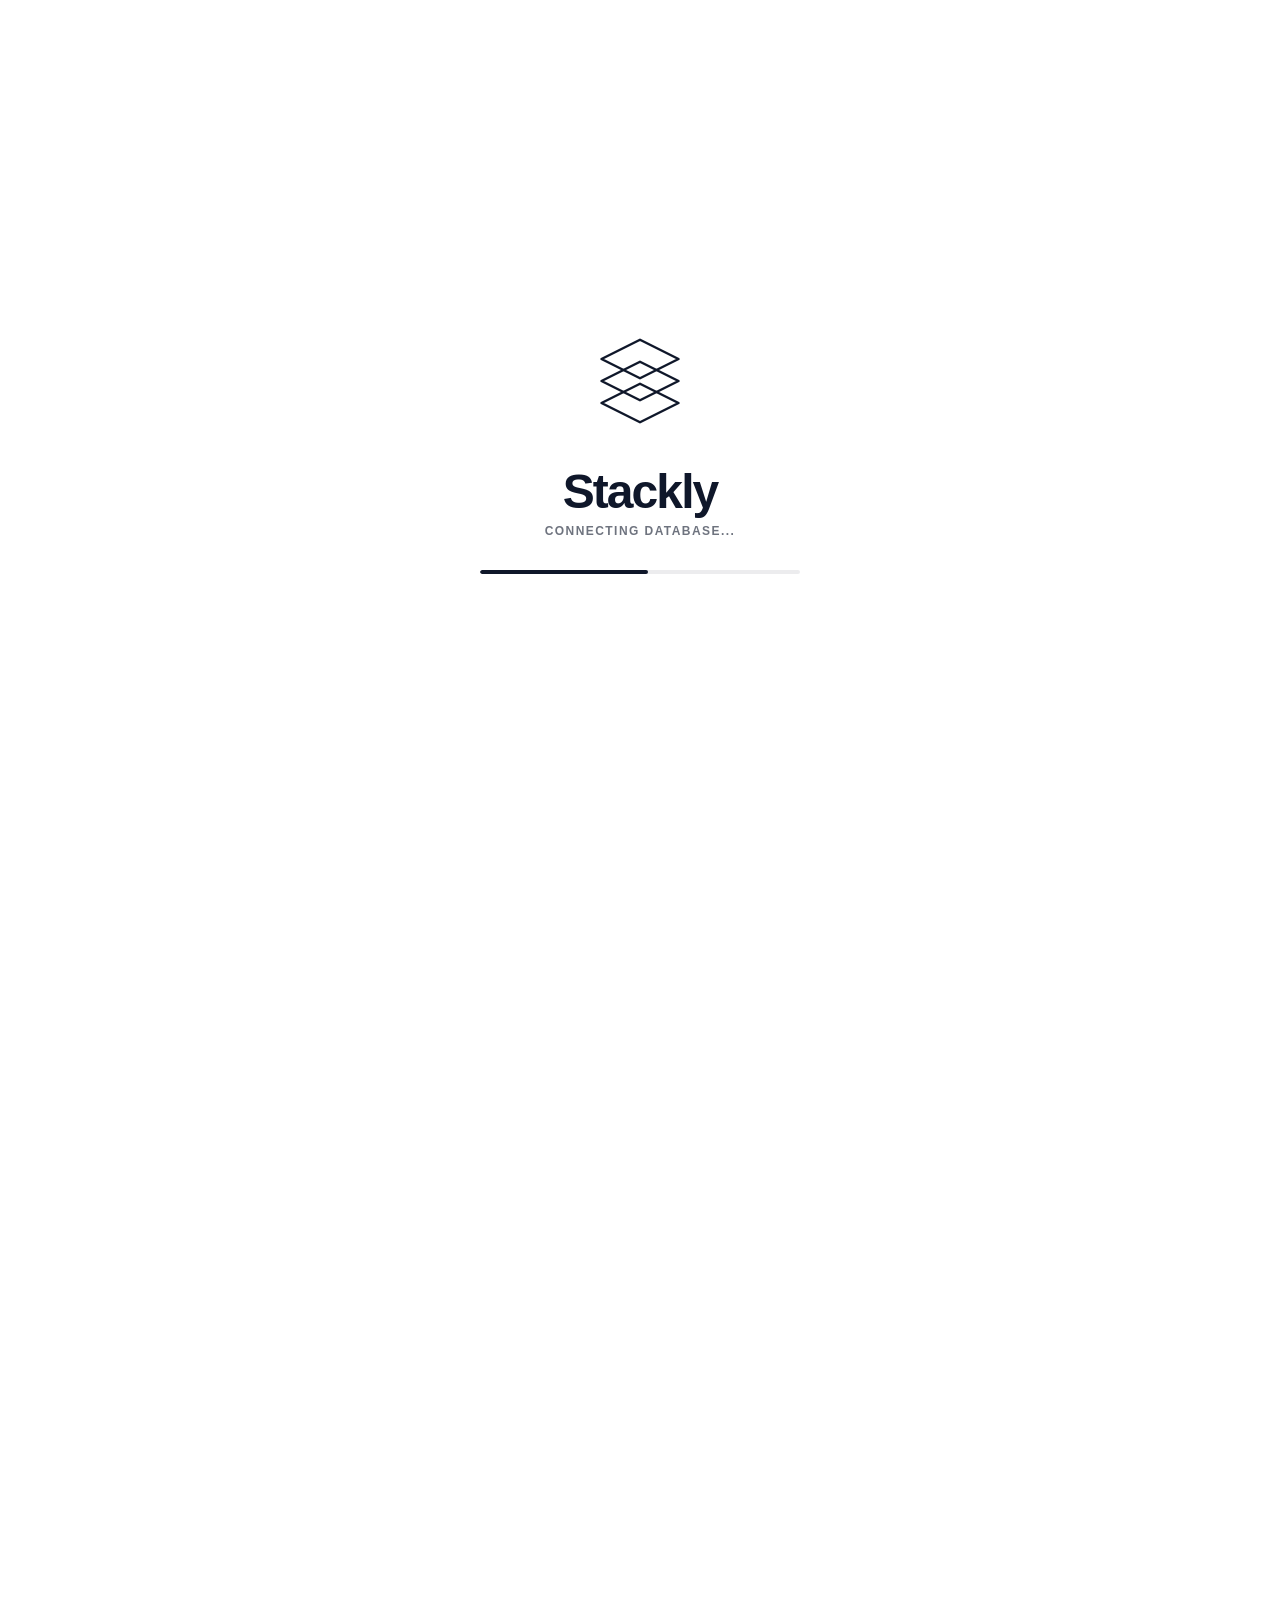
<file: contact.html>
<!DOCTYPE html>
<html lang="en">
<head>
    <meta charset="UTF-8">
    <meta name="viewport" content="width=device-width, initial-scale=1.0">
    <title>Stackly - Corporate Training Management</title>
    <!-- Link to external stylesheet -->
    <link rel="stylesheet" href="style.css">
</head>
<body>

    <!-- MINIMAL PRELOADER SCREEN -->
    <div id="preloader">
        <div class="brand-wrapper">
            <!-- Custom Vector Logo from Image Reference in Single Color Line Art -->
            <svg class="vector-logo" viewBox="0 0 200 200" fill="none" xmlns="http://w3.org">
                <!-- Bottom Base Diamond Layer -->
                <path class="layer layer-1" d="M30 140L100 175L170 140L100 105L30 140Z" />
                <!-- Middle Diamond Layer -->
                <path class="layer layer-2" d="M30 100L100 135L170 100L100 65L30 100Z" />
                <!-- Top Summit Diamond Layer -->
                <path class="layer layer-3" d="M30 60L100 95L170 60L100 25L30 60Z" />
            </svg>
            
            <div class="text-group">
                <h1 class="brand-name">Stackly</h1>
                <p class="status-text" id="status-label">CONNECTING DATABASE...</p>
            </div>

            <!-- Single-Color Progress Indicator -->
            <div class="progress-container">
                <div class="progress-bar" id="progress-bar"></div>
            </div>
        </div>
    </div>


<script>
    document.addEventListener("DOMContentLoaded", () => {
    const progressBar = document.getElementById("progress-bar");
    const statusLabel = document.getElementById("status-label");
    
    const totalDuration = 2000; // Hardcoded 2-second timeout window
    const frameRate = 30; 
    const totalTicks = totalDuration / frameRate;
    let currentTick = 0;

    const phrases = [
        { limit: 35, text: "OPTIMIZING CORE ENVIRONMENT..." },
        { limit: 75, text: "CONNECTING DATABASE..." },
        { limit: 100, text: "LAUNCHING..." }
    ];

    const loaderInterval = setInterval(() => {
        currentTick++;
        const percentage = Math.min((currentTick / totalTicks) * 100, 100);
        
        if (progressBar) {
            progressBar.style.width = `${percentage}%`;
        }

        if (statusLabel) {
            const match = phrases.find(p => percentage <= p.limit);
            if (match) statusLabel.textContent = match.text;
        }

        if (currentTick >= totalTicks) {
            clearInterval(loaderInterval);
            
            // Clean modal dismount
            setTimeout(() => {
                document.body.classList.add("loaded");
            }, 100);
        }
    }, frameRate);
});

</script>

<!-- FLOATING HEADER INTERFACE -->
<header class="floating-header">
    <div class="header-container">
        
        <a href="#" class="brand-logo" id="brand-logo-trigger" aria-label="Stackly Home - Refresh Portal">
            <!-- Replace 'logo-placeholder.svg' with your actual vector file path -->
            <img src="./assests/corporate training.webp" alt="Stackly Logo" class="logo-img">
         
        </a>

        <!-- Desktop Navigation Layer (Hidden on mobile via Media Query) -->
        <nav class="desktop-nav">
            <ul class="nav-menu">
                <li><a href="index.html" class="nav-item ">Home</a></li>
                <li><a href="courses.html" class="nav-item ">Courses</a></li>
                <li><a href="blogs.html" class="nav-item ">Blogs</a></li>
                <li><a href="about.html" class="nav-item ">About Us</a></li>
                <li><a href="contact.html" class="nav-item active">Contact Us</a></li>
            </ul>
        </nav>

        <!-- Right Side Authentication Area -->
        <div class="auth-wrapper">
            <button class="btn-auth" onclick="window.location.href='login.html'">Sign In</button>
            
            <!-- Mobile Hamburger Menu Toggle Trigger Button -->
            <button class="mobile-toggle" id="mobile-menu-toggle" aria-label="Toggle Navigation Menu">
                <span class="hamburger-bar"></span>
                <span class="hamburger-bar"></span>
                <span class="hamburger-bar"></span>
            </button>
        </div>
    </div>
</header>

<!-- Responsive Mobile Navigation Drawer Overlay Drawer Component -->
<div class="mobile-drawer" id="mobile-navigation-drawer">
    <nav class="mobile-nav">
        <ul>
        <li><a href="index.html" class="mobile-nav-item ">Dashboard</a></li>
            <li><a href="courses.html" class="mobile-nav-item">Courses</a></li>
            <li><a href="blogs.html" class="mobile-nav-item">Blogs</a></li>
            <li><a href="about.html" class="mobile-nav-item">About Us</a></li>
            <li><a href="contact.html" class="mobile-nav-item active">Contact Us</a></li>
        </ul>
    </nav>
</div>

<script>
    document.addEventListener("DOMContentLoaded", () => {
    // 1. BRAND REFRESH CONTROLLER
    const logoTrigger = document.getElementById("brand-logo-trigger");
    if (logoTrigger) {
        logoTrigger.addEventListener("click", (e) => {
            e.preventDefault(); // Stop standard routing anchors
            window.location.reload(); // Instantly trigger atomic state wipe refresh
        });
    }

    // 2. MOBILE OVERLAY RESPONSIVE DRAWER MANAGEMENT
    const menuToggle = document.getElementById("mobile-menu-toggle");
    const navDrawer = document.getElementById("mobile-navigation-drawer");
    const drawerLinks = document.querySelectorAll(".mobile-nav-item");

    if (menuToggle && navDrawer) {
        const toggleMenuState = () => {
            menuToggle.classList.toggle("active");
            navDrawer.classList.toggle("open");
            
            // Toggle body scroll control layers to prevent standard layout parallax shifts
            if (navDrawer.classList.contains("open")) {
                document.body.style.overflow = "hidden";
            } else {
                document.body.style.overflow = "";
            }
        };

        menuToggle.addEventListener("click", toggleMenuState);

        // Auto close navigation screen drawer whenever links are selected
        drawerLinks.forEach(link => {
            link.addEventListener("click", () => {
                if (navDrawer.classList.contains("open")) {
                    toggleMenuState();
                }
            });
        });
    }
});

</script>

<!-- MINIMALIST CONTACT HERO SECTION -->
<section class="clean-contact-hero" id="contact-hero-viewport">
    <!-- Clean, crisp visual background graphic template layer -->
    <img src="./assests/hero section bg.webp" alt="Minimal Grid Pattern" class="clean-hero-bg-img">

    <div class="clean-hero-container">
        <div class="clean-hero-content scroll-trigger-up">
            
            <span class="clean-pretitle">CONTACT SUPPORT</span>
            
            <h1 class="clean-main-title">
                Get in Touch with Our Global Operators
            </h1>
            
            <p class="clean-subtitle">
                Have questions regarding custom skill matrices, compliance pathways, or enterprise sandbox configurations? Speak with our team today.
            </p>

            <!-- Centered Capsule CTA Links (All mapped safely to 404 gates) -->
            <div class="clean-cta-group">
                <a href="404.html" class="btn-clean-filter active">Enterprise Support</a>
                <a href="404.html" class="btn-clean-filter">Schedule Consultation</a>
                <a href="404.html" class="btn-clean-filter">Partner Alliances</a>
            </div>

        </div>
    </div>
</section>

<style>
    /* MINIMALIST CLEAN CONTACT HERO ARCHITECTURE */
.clean-contact-hero {
    position: relative;
    width: 100%;
    min-height: 60vh;
    display: flex;
    align-items: center;
    justify-content: center;
    /* Strict adherence to top and bottom spacing bounds rules */
    padding: 140px 6% 80px 6%;
    background-color: #050811; /* Pristine deep black base template */
    overflow: hidden;
}

.clean-hero-bg-img {
    position: absolute;
    top: 0;
    left: 0;
    width: 100%;
    height: 100%;
    object-fit: cover;
    z-index: 1;
    pointer-events: none;
    opacity: 0.04; /* Subdued micro-texture grid lines to ensure zero visual noise */
}

.clean-hero-container {
    position: relative;
    z-index: 2;
    width: 100%;
    max-width: 820px; /* Constrained column width for premium centered display metrics */
    margin: 0 auto;
}

.clean-hero-content {
    text-align: center;
    display: flex;
    flex-direction: column;
    align-items: center;
}

.clean-pretitle {
    font-size: 0.85rem;
    font-weight: 700;
    color: #4ADE80; /* Clean signature Ancient Green accent parameter string */
    letter-spacing: 0.15em;
    margin-bottom: 20px;
}

.clean-main-title {
    font-size: 3.2rem; /* Clean, balanced smaller headline scale */
    font-weight: 600; /* Medium robust weight to prevent layout crowding */
    color: #FFFFFF;
    line-height: 1.25;
    margin-bottom: 20px;
    letter-spacing: -0.01em;
}

.clean-subtitle {
    font-size: 1.1rem;
    line-height: 1.6;
    color: #94A3B8; /* Muted soft grey readable content lines */
    max-width: 720px;
    margin-bottom: 40px;
}

/* MINIMALIST CAPSULE DOCK ROW */
.clean-cta-group {
    display: flex;
    justify-content: center;
    flex-wrap: wrap;
    gap: 12px;
    width: 100%;
}

.btn-clean-filter {
    display: inline-block;
    padding: 10px 24px;
    font-size: 0.9rem;
    font-weight: 600;
    text-decoration: none;
    color: #94A3B8;
    background-color: rgba(255, 255, 255, 0.02);
    border: 1px solid rgba(255, 255, 255, 0.08);
    border-radius: 30px; /* Precise pill capsule geometry */
    transition: all 0.25s cubic-bezier(0.4, 0, 0.2, 1);
}

/* Clean, non-glowing high contrast flip transition handlers */
.btn-clean-filter.active, .btn-clean-filter:hover {
    color: #050811;
    background-color: #4ADE80; /* Flips cleanly into your crisp signature brand green */
    border-color: #4ADE80;
    transform: translateY(-2px);
    box-shadow: 0 4px 12px rgba(74, 222, 128, 0.15);
}

/* FLUID RESPONSIVE SYSTEM MEDIA BREAKPOINTS CONTROLLERS */
@media (max-width: 768px) {
    .clean-main-title { font-size: 2.35rem; }
    .clean-subtitle { font-size: 1rem; margin-bottom: 32px; }
    .clean-cta-group { gap: 10px; }
    .btn-clean-filter { padding: 10px 20px; font-size: 0.85rem; width: 47%; text-align: center; }
}

@media (max-width: 480px) {
    .clean-contact-hero { padding-top: 130px; padding-bottom: 50px; }
    .clean-main-title { font-size: 1.85rem; }
    .btn-clean-filter { width: 100%; border-radius: 12px; } /* Clean layout stacking flow on viewports */
}

</style>

<script>
    document.addEventListener("DOMContentLoaded", () => {
    
    // ==========================================
    // MINIMAL CONTACT HERO MOUNT DISPATCHER
    // ==========================================
    const cleanHeroOptions = { root: null, rootMargin: "0px", threshold: 0.05 };

    const cleanHeroIntersectionObserver = new IntersectionObserver((entries, observer) => {
        entries.forEach(entry => {
            if (entry.isIntersecting) {
                const elementBlock = entry.target.querySelector(".scroll-trigger-up");
                if (elementBlock) {
                    elementBlock.style.opacity = "1";
                    elementBlock.style.transform = "translateY(0)";
                }
                observer.unobserve(entry.target);
            }
        });
    }, cleanHeroOptions);

    const targetCleanHeroViewport = document.getElementById("contact-hero-viewport");
    if (targetCleanHeroViewport) {
        // Enforce base inline styling overrides cleanly to run scroller reveals
        const triggerElement = targetCleanHeroViewport.querySelector(".scroll-trigger-up");
        if (triggerElement) {
            triggerElement.style.opacity = "0";
            triggerElement.style.transform = "translateY(30px)";
            triggerElement.style.transition = "opacity 0.6s ease, transform 0.6s ease";
        }
        cleanHeroIntersectionObserver.observe(targetCleanHeroViewport);
    }
});

</script>

<!-- DYNAMIC FILLED CENTERED INTAKE FORM GRID MATRICES -->
<section class="contact-form-section" id="contact-form-viewport">
    <div class="contact-form-container">
        
        <!-- TOP REGION: Centered Section Typography & Headline Panel -->
        <div class="form-section-header scroll-trigger-up">
            <span class="metadata-pretitle">📍 FLAGSHIP PORTAL NODES</span>
            <h2 class="metadata-main-heading">Reach Our Upskilling Architects.</h2>
        </div>

        <!-- MIDDLE REGION: Centered Twin-Column Info Nodes Grid (2 per line alignment) -->
        <div class="metadata-twin-columns-grid scroll-trigger-up transition-delay-1">
            
            <!-- Node 1: Studio Address Geolocation Link -->
            <div class="meta-item-node">
                <span class="meta-vector-icon">📍</span>
                <div class="meta-info-context">
                    <h5>VISIT OUR STUDIO</h5>
                    <p>MMR Complex, Periyakollappatty, Chinna Thirupathi, Salem, Tamil Nadu 636008</p>
                </div>
            </div>

            <!-- Node 2: Direct Phone Line Hotlines -->
            <div class="meta-item-node">
                <span class="meta-vector-icon">📞</span>
                <div class="meta-info-context">
                    <h5>DIRECT HOTLINES</h5>
                    <p><a href="tel:+917010792745" class="meta-interactive-anchor">+91 7010792745</a></p>
                </div>
            </div>

            <!-- Node 3: Mail Client Direct Link (Launches Outlook natively) -->
            <div class="meta-item-node">
                <span class="meta-vector-icon">✉️</span>
                <div class="meta-info-context">
                    <h5>ELECTRONIC MAIL</h5>
                    <p><a href="mailto:design@stacklystudio.com" class="meta-interactive-anchor email-highlight-target">design@stacklystudio.com</a></p>
                </div>
            </div>

            <!-- Node 4: Availability Hours -->
            <div class="meta-item-node">
                <span class="meta-vector-icon">⏰</span>
                <div class="meta-info-context">
                    <h5>ATELIER AVAILABILITY</h5>
                    <p>Mon - Sun: 9:00 AM - 7:00 PM</p>
                </div>
            </div>

        </div>

        <!-- BOTTOM REGION: Centered Form Module Panel (Structured 3 and 2 items per line) -->
        <div class="contact-form-block scroll-trigger-up transition-delay-2">
            <div class="form-header-ribbon">
                <h3>Send Us a Message 📝</h3>
                <p>Submit your division objectives. Form boundaries illuminate on active focus tracks.</p>
            </div>

            <!-- Integrated HTML Form System with grid row controls -->
            <form class="intake-form-element" id="corporate-intake-form" novalidate>
                
                <!-- ROW LINE 1: Structured exactly for 3 items per line horizontal row layout -->
                <div class="form-grid-row-three">
                    <!-- Item 1: Name Input -->
                    <div class="form-field-group">
                        <label class="form-field-label">Your Name</label>
                        <input type="text" class="form-input-field" id="operator-name-input" placeholder="Your elegant name...">
                    </div>

                    <!-- Item 2: Email Syntax Input -->
                    <div class="form-field-group">
                        <label class="form-field-label">Email Address</label>
                        <input type="email" class="form-input-field" id="operator-email-input" placeholder="name@example.com">
                    </div>

                    <!-- Item 3: Phone Telemetry Input -->
                    <div class="form-field-group">
                        <label class="form-field-label">Mobile Number</label>
                        <input type="tel" class="form-input-field" id="operator-phone-input" placeholder="10-digit mobile number" maxlength="10">
                    </div>
                </div>

                <!-- ROW LINE 2: Structured exactly for 2 items per line horizontal row layout -->
                <div class="form-grid-row-two">
                    <!-- Item 4: Drop-Down Category Selector -->
                    <div class="form-field-group">
                        <label class="form-field-label">Project Discipline Category</label>
                        <select class="form-select-field" id="operator-discipline-select">
                            <option value="" selected disabled>Select a discipline category...</option>
                            <option value="compliance">Compliance Automation</option>
                            <option value="technical">Technical Micro-Labs</option>
                            <option value="management">Agile Management Sprints</option>
                            <option value="consulting">L&D Strategic Advisory</option>
                        </select>
                    </div>

                    <!-- Item 5: Multi-Line Narrative Area Text -->
                    <div class="form-field-group">
                        <label class="form-field-label">Your Project Narrative</label>
                        <textarea class="form-textarea-field" id="operator-narrative-textarea" placeholder="Tell us about your project footprint size, timeline metrics..."></textarea>
                    </div>
                </div>

                <!-- Action Button Wrapper Box -->
                <div class="form-submit-wrapper">
                    <button type="submit" class="btn-form-submit">RESERVE TASTING CONSULTATION →</button>
                    <!-- Overlay validation alert banner label -->
                    <span class="form-validation-error-label" id="form-error-notice">Please fill the fields</span>
                </div>

            </form>
        </div>

    </div>
</section>


<style>
    /* ========================================================
   DYNAMIC CENTERED CONTACT FORM STYLE CONFIGURATIONS
   ======================================================== */

.contact-form-section {
    width: 100%;
    /* Strict parameter spacing compliance: 50px Top Padding / 30px Bottom Padding */
    padding: 50px 6% 30px 6%;
    background-color: #0A0F1D; 
    position: relative;
}

.contact-form-container {
    width: 100%;
    max-width: 1200px; /* Constrained column layout framework to center blocks beautifully */
    margin: 0 auto;
    display: flex;
    flex-direction: column;
    align-items: center;
    gap: 48px;
}

/* ========================================================
   TOP REGION: CENTERED MAIN TITLE HEADINGS
   ======================================================== */
.form-section-header {
    text-align: center;
    max-width: 800px;
    margin: 0 auto;
}

.metadata-pretitle {
    font-size: 0.85rem;
    font-weight: 700;
    color: #64748B;
    letter-spacing: 0.16em;
    display: inline-block;
    margin-bottom: 16px;
}

.metadata-main-heading {
    font-size: 3.4rem; /* High-visibility medium font scale factor */
    font-weight: 700;
    letter-spacing: -0.01em;
    color: #FFFFFF;
    line-height: 1.2;
    text-transform: capitalize;
}

/* ========================================================
   MIDDLE REGION: TWIN-COLUMN INFO NODES GRID (2 PER LINE)
   ======================================================== */
.metadata-twin-columns-grid {
    display: grid;
    grid-template-columns: repeat(2, 1fr); /* Enforces exactly 2 columns array layout */
    gap: 24px;
    width: 100%;
}

.meta-item-node {
    display: flex;
    gap: 16px;
    align-items: flex-start;
    padding: 20px;
    background-color: rgba(255, 255, 255, 0.01);
    border: 1px solid rgba(255, 255, 255, 0.02);
    border-radius: 14px;
    text-align: left;
    transition: background-color 0.3s ease, border-color 0.3s ease, box-shadow 0.3s ease;
}

.meta-vector-icon {
    font-size: 1.25rem;
    color: #4ADE80; /* Signature Ancient Green highlight markers */
    background-color: rgba(74, 222, 128, 0.05);
    width: 40px;
    height: 40px;
    border-radius: 10px;
    display: flex;
    align-items: center;
    justify-content: center;
    flex-shrink: 0;
}

.meta-info-context h5 {
    font-size: 0.85rem;
    font-weight: 700;
    color: #64748B;
    letter-spacing: 0.06em;
    margin-bottom: 6px;
}

.meta-info-context p {
    font-size: 1rem; /* Medium font scale curves optimized for high readability */
    line-height: 1.5;
    color: #CBD5E1;
}

.meta-interactive-anchor {
    color: #CBD5E1;
    text-decoration: none;
    font-weight: 500;
    transition: color 0.2s ease;
}
.meta-interactive-anchor:hover { color: #4ADE80; }

/* ========================================================
   BOTTOM REGION: CENTERED INTAKE FORM COMPONENT PANEL
   ======================================================== */
.contact-form-block {
    background-color: rgba(30, 41, 59, 0.15); 
    backdrop-filter: blur(12px);
    -webkit-backdrop-filter: blur(12px);
    border: 1px solid rgba(255, 255, 255, 0.03);
    border-radius: 24px;
    padding: 44px;
    width: 100%;
    box-shadow: 0 20px 45px rgba(0, 0, 0, 0.3);
    transition: border-color 0.4s ease, box-shadow 0.4s ease;
}

.form-header-ribbon {
    text-align: center; /* Centered headers within internal block area layout */
    margin-bottom: 36px;
    border-bottom: 1px solid rgba(255, 255, 255, 0.04);
    padding-bottom: 20px;
}

.form-header-ribbon h3 { font-size: 1.65rem; font-weight: 600; color: #FFFFFF; margin-bottom: 8px; }
.form-header-ribbon p { font-size: 0.95rem; color: #64748B; }

.intake-form-element {
    display: flex;
    flex-direction: column;
    gap: 28px;
    width: 100%;
}

/* ROW 1: Hardcoded for exactly 3 elements alignment */
.form-grid-row-three {
    display: grid;
    grid-template-columns: repeat(3, 1fr); 
    gap: 24px;
    width: 100%;
}

/* ROW 2: Hardcoded for exactly 2 elements alignment */
.form-grid-row-two {
    display: grid;
    grid-template-columns: repeat(2, 1fr); 
    gap: 24px;
    width: 100%;
}

.form-field-group {
    display: flex;
    flex-direction: column;
    align-items: flex-start;
    width: 100%;
}

.form-field-label {
    font-size: 0.85rem; /* Medium clear label layout sizing curves */
    font-weight: 700;
    color: #64748B;
    margin-bottom: 10px;
    text-transform: uppercase;
}

.form-input-field, .form-select-field, .form-textarea-field {
    width: 100%;
    background-color: rgba(10, 15, 29, 0.4);
    border: 1px solid rgba(255, 255, 255, 0.06);
    border-radius: 12px; 
    padding: 14px 18px;
    font-size: 1rem; /* Medium readability text scale curves */
    color: #FFFFFF;
    outline: none;
    transition: border-color 0.3s ease, box-shadow 0.3s ease, background-color 0.3s ease;
}

.form-textarea-field {
    min-height: 52px; /* Balanced height proportion parameter matching single text box grids layers */
    max-height: 180px;
    resize: vertical;
}

.form-input-field::placeholder, .form-textarea-field::placeholder { color: #334155; }
.form-select-field option { background-color: #0A0F1D; color: #FFFFFF; }

.form-input-field:focus, .form-select-field:focus, .form-textarea-field:focus {
    border-color: rgba(74, 222, 128, 0.4); 
    background-color: rgba(10, 15, 29, 0.6);
    box-shadow: 0 0 15px rgba(74, 222, 128, 0.15);
}

/* ========================================================
   SUBMIT BUTTON & ERROR BANNER OVERLAYS
   ======================================================== */
.form-submit-wrapper {
    position: relative;
    width: 100%;
    margin-top: 8px;
}

.btn-form-submit {
    width: 100%;
    background-color: transparent;
    color: #FFFFFF;
    border: 1px solid rgba(255, 255, 255, 0.15);
    padding: 16px 32px;
    font-size: 0.95rem;
    font-weight: 700;
    letter-spacing: 0.05em;
    border-radius: 30px; 
    cursor: pointer;
    transition: all 0.3s cubic-bezier(0.4, 0, 0.2, 1);
}

.btn-form-submit:hover {
    background-color: #4ADE80; 
    border-color: #4ADE80;
    color: #0A0F1D;
    box-shadow: 0 0 20px rgba(74, 222, 128, 0.4);
}

.form-validation-error-label {
    position: absolute;
    bottom: -24px;
    left: 0;
    width: 100%;
    text-align: center; /* Center-aligned error descriptions overlay labels */
    font-size: 0.8rem;
    font-weight: 600;
    color: #F87171; 
    opacity: 0;
    transform: translateY(-4px);
    transition: opacity 0.3s cubic-bezier(0.4, 0, 0.2, 1), transform 0.3s cubic-bezier(0.4, 0, 0.2, 1);
    pointer-events: none;
}

.form-validation-error-label.reveal-notice { opacity: 1; transform: translateY(0); }

/* IMMERSIVE HOVER EFFECTS MODIFIERS OVERLAYS */
.meta-item-node:hover { background-color: rgba(255, 255, 255, 0.02); border-color: rgba(74, 222, 128, 0.2); }
.contact-form-block:hover { border-color: rgba(255, 255, 255, 0.05); box-shadow: 0 0 25px rgba(74, 222, 128, 0.04), 0 20px 45px rgba(0, 0, 0, 0.35); }

/* LAZY OBSERVERS ENTRANCES DRIFTS */
.scroll-trigger-up { opacity: 0; transform: translateY(35px); transition: opacity 0.8s cubic-bezier(0.25, 1, 0.5, 1), transform 0.8s cubic-bezier(0.25, 1, 0.5, 1); }
.scroll-trigger-up.animate-in { opacity: 1; transform: translateY(0); }
.transition-delay-1 { transition-delay: 0.15s; }
.transition-delay-2 { transition-delay: 0.3s; }

/* ========================================================
   FLUID RESPONSIVE SYSTEM MEDIA BREAKPOINTS MATRIX CONNECTIONS
   ======================================================== */
@media (max-width: 1024px) {
    .metadata-main-heading { font-size: 2.8rem; }
    /* Re-scale Row 1 to fit exactly 2 elements per horizontal row line cleanly on small desks */
    .form-grid-row-three { grid-template-columns: repeat(2, 1fr); }
    .form-grid-row-two { grid-template-columns: 1fr; }
}

@media (max-width: 768px) {
    .metadata-main-heading { font-size: 2.4rem; }
    .metadata-twin-columns-grid { grid-template-columns: 1fr; gap: 16px; }
    /* Collapse all form row configurations safely into standard 1-column single fluid flows */
    .form-grid-row-three { grid-template-columns: 1fr; }
    .contact-form-block { padding: 32px 24px; border-radius: 20px; }
}

@media (max-width: 480px) {
    .metadata-main-heading { font-size: 1.85rem; }
    .contact-form-block { padding: 24px 16px; border-radius: 16px; }
    .form-header-ribbon h3 { font-size: 1.35rem; }
    .form-input-field, .form-select-field, .form-textarea-field { padding: 12px 14px; font-size: 0.95rem; }
    .btn-form-submit { padding: 14px 20px; font-size: 0.88rem; border-radius: 12px; }
    .form-validation-error-label { bottom: -20px; }
}

</style>


<script>
    // ========================================================
// CORE FORM VALIDATION AND VIEWPORT ANIMATION LOGIC LAYER
// ========================================================

document.addEventListener("DOMContentLoaded", () => {
    
    // 1. INPUT CRITERIA TESTING SUBMIT CONTROLLER LAYER
    const intakeForm = document.getElementById("corporate-intake-form");
    
    const nameField = document.getElementById("operator-name-input");
    const emailField = document.getElementById("operator-email-input");
    const phoneField = document.getElementById("operator-phone-input");
    const disciplineField = document.getElementById("operator-discipline-select");
    const narrativeField = document.getElementById("operator-narrative-textarea");
    
    const errorNoticeLabel = document.getElementById("form-error-notice");

    if (intakeForm && errorNoticeLabel) {
        intakeForm.addEventListener("submit", (event) => {
            event.preventDefault(); // Intercept browser page refresh actions instantly
            
            const nameVal = nameField ? nameField.value.trim() : "";
            const emailVal = emailField ? emailField.value.trim() : "";
            const phoneVal = phoneField ? phoneField.value.trim() : "";
            const disciplineVal = disciplineField ? disciplineField.value : "";
            const narrativeVal = narrativeField ? narrativeField.value.trim() : "";

            // STEP A: Field Check Validation — Throw warning notice if any core block inputs remain blank
            if (nameVal === "" || emailVal === "" || phoneVal === "" || disciplineVal === null || disciplineVal === "" || narrativeVal === "") {
                errorNoticeLabel.textContent = "Please fill the fields";
                errorNoticeLabel.classList.add("reveal-notice");
                
                // Clear warning label systematically after 3.5 seconds
                setTimeout(() => {
                    errorNoticeLabel.classList.remove("reveal-notice");
                }, 3500);
                
                return; // Break operational loop sequences
            }

            // STEP B: Phone Telemetry Check — Enforce digits parameters logic bounds
            if (phoneVal.length < 10 || isNaN(phoneVal)) {
                errorNoticeLabel.textContent = "Please enter a valid 10-digit mobile number";
                errorNoticeLabel.classList.add("reveal-notice");
                setTimeout(() => errorNoticeLabel.classList.remove("reveal-notice"), 3500);
                return;
            }

            // STEP C: Navigation — Route successful form inputs straight to your requested 404 gate form target
            window.location.href = "404.html";
        });

        // Strip warning alerts instantly as soon as users write new strings inside input elements
        const fieldsNodeArray = [nameField, emailField, phoneField, disciplineField, narrativeField];
        fieldsNodeArray.forEach(input => {
            if (input) {
                input.addEventListener("input", () => {
                    if (errorNoticeLabel.classList.contains("reveal-notice")) {
                        errorNoticeLabel.classList.remove("reveal-notice");
                    }
                });
            }
        });
    }

    // 2. SCROLL INTERSECTION OBSERVER LAZY ENTRANCES TIMELINES
    const formObserverOptions = { root: null, rootMargin: "0px", threshold: 0.05 };

    const formSectionIntersectionObserver = new IntersectionObserver((entries, observer) => {
        entries.forEach(entry => {
            if (entry.isIntersecting) {
                const parentSectionField = entry.target;

                // Fire staggered layout upward triggers sequentially
                parentSectionField.querySelectorAll(".scroll-trigger-up").forEach(element => {
                    element.classList.add("animate-in");
                });

                observer.unobserve(parentSectionField);
            }
        });
    }, formObserverOptions);

    const targetFormSectionView = document.getElementById("contact-form-viewport");
    if (targetFormSectionView) {
        formSectionIntersectionObserver.observe(targetFormSectionView);
    }
});

</script>

<!-- CREATIVE GEOGRAPHIC MAP INTELLIGENCE MATRIX -->
<section class="map-hub-section" id="map-hub-viewport">
    <div class="map-hub-container">
        
        <!-- LEFT REGION: Creative Data Slate (Title appears letter-by-letter) -->
        <div class="map-data-slate scroll-trigger-left">
            <span class="map-pretitle">🌐 GLOBAL TELEMETRY EDGE</span>
            
            <!-- Target title string parsed letter-by-letter sequentially via JS -->
            <h2 class="map-main-title" id="map-staggered-letter-title">Our Flagship Studio</h2>
            
            <p class="map-description-text">
                Located inside the core industrial zone of Salem, Tamil Nadu, Stackly's centralized L&D development atelier orchestrates automated compliance modules, simulated sandbox labs, and global capability metrics tracking workflows for our international enterprise partners.
            </p>

            <div class="map-address-card">
                <div class="address-marker-dot"></div>
                <div class="address-text-context">
                    <h4>MMR Complex</h4>
                    <p>Periyakollappatty, Chinna Thirupathi, Salem,<br>Tamil Nadu, India, Zip 636008</p>
                </div>
            </div>

            <!-- Creative Floating CTA Module Button (Directly routes to Google Maps panel) -->
            <div class="map-cta-wrapper">
                <a href="https://maps.app.goo.gl/1iUAJLxSuFhmkqeE8" 
                   target="_blank" 
                   rel="noopener noreferrer" 
                   class="btn-open-map-floating">
                    Open Studio Map <span class="map-vector-arrow">➔</span>
                </a>
            </div>
        </div>

        <!-- RIGHT REGION: Asymmetric Layered Map Graphic (Slides in from side wall bounds) -->
        <div class="map-visual-slate scroll-trigger-right">
            <div class="map-graphic-wrapper">
                <!-- Replace 'studio-map-preview.jpg' with your localized satellite layout or mockup graphic asset -->
                <img src="./assests/map.webp" alt="Stackly Headquarters Google Maps Satellite Preview Overlay" class="map-embed-img">
                
                <!-- Fluorescent perimeter highlight tracking lines exactly matching domain styling guidelines -->
                <div class="map-neon-aura-ring"></div>
                <div class="map-perspective-grid-overlay"></div>
                
                <!-- Center point pulsing navigation beacon locator -->
               
            </div>
        </div>

    </div>
</section>

<style>
    /* CREATIVE GEOGRAPHIC MAP SECTION CONTROLS */
.map-hub-section {
    width: 100%;
    /* Strict parameter spacing compliance: 50px Top Padding / 30px Bottom Padding */
    padding: 50px 6% 30px 6%;
    background-color: #0A0F1D; /* Seamless dark high-contrast template canvas background continuity */
    position: relative;
    overflow: hidden;
}

.map-hub-container {
    width: 100%;
    max-width: 1440px;
    margin: 0 auto;
    display: grid;
    grid-template-columns: 0.9fr 1.1fr; /* Asymmetric fractional distribution matching reference visual grid */
    gap: 64px;
    align-items: center;
}

/* ==========================================
   LEFT SIDE: CREATIVE DATA TEXT SLATE PANEL
   ========================================== */
.map-data-slate {
    display: flex;
    flex-direction: column;
    align-items: flex-start;
    text-align: left;
}

.map-pretitle {
    font-size: 0.85rem;
    font-weight: 700;
    color: #4ADE80; /* Stackly Signature Ancient Green Accent tone */
    letter-spacing: 0.16em;
    margin-bottom: 16px;
    text-transform: uppercase;
}

/* LETTER-BY-LETTER PROGRAMMATIC STAGGER ARCHITECTURE */
.map-main-title {
    font-size: 3.0rem;
    font-weight: 700;
    letter-spacing: -0.01em;
    color: #FFFFFF;
    line-height: 1.2;
    text-transform: uppercase;
    margin-bottom: 24px;
    display: flex;
    flex-wrap: wrap;
    white-space: pre-wrap; /* Preserves standard word break flow paths cleanly */
}

/* Base parameters for letters animation reveals loop scales */
.map-main-title span {
    display: inline-block;
    opacity: 0;
    transform: translateY(14px) scale(0.9);
    transition: opacity 0.4s cubic-bezier(0.25, 1, 0.5, 1), transform 0.4s cubic-bezier(0.25, 1, 0.5, 1);
}

.map-main-title span.animate-letter-in {
    opacity: 1;
    transform: translateY(0) scale(1);
}

.map-description-text {
    font-size: 1.08rem; /* Medium visibility text scale parameters increase readability curves */
    line-height: 1.65;
    color: #94A3B8; /* Slate light gray paragraph copy text lines */
    margin-bottom: 32px;
}

/* ADDRESS CONTEXT CARD MODULE BLOCK */
.map-address-card {
    display: flex;
    gap: 16px;
    align-items: flex-start;
    background-color: rgba(30, 41, 59, 0.25);
    border: 1px solid rgba(255, 255, 255, 0.03);
    padding: 20px 24px;
    border-radius: 16px;
    width: 100%;
    margin-bottom: 36px;
    transition: background-color 0.3s ease, border-color 0.3s ease;
}

.address-marker-dot {
    width: 10px;
    height: 10px;
    border-radius: 50%;
    background-color: #4ADE80;
    box-shadow: 0 0 10px #4ADE80;
    margin-top: 6px;
    flex-shrink: 0;
}

.address-text-context h4 { font-size: 1.2rem; font-weight: 600; color: #FFFFFF; margin-bottom: 6px; }
.address-text-context p { font-size: 0.95rem; line-height: 1.5; color: #64748B; }

/* FLOATING GLASSMORPHIC CAPSULE CTA ACTION ELEMENT BUTTON */
.map-cta-wrapper {
    width: 100%;
    display: flex;
}

.btn-open-map-floating {
    display: inline-flex;
    align-items: center;
    gap: 10px;
    padding: 14px 36px;
    font-size: 0.95rem;
    font-weight: 700;
    text-decoration: none;
    color: #0A0F1D;
    background-color: #4ADE80; /* Changes cleanly onto signature corporate green canvas block */
    border-radius: 30px; /* Precise capsule trajectory track geometry shape value */
    box-shadow: 0 10px 25px rgba(74, 222, 128, 0.2);
    transition: all 0.3s cubic-bezier(0.4, 0, 0.2, 1);
}

.map-vector-arrow { transition: transform 0.25s cubic-bezier(0.4, 0, 0.2, 1); }

.btn-open-map-floating:hover {
    background-color: #22C55E;
    transform: translateY(-4px);
    /* Immersive active fluorescent green visual neon aura glow emission properties */
    box-shadow: 0 0 25px rgba(74, 222, 128, 0.45), 0 12px 24px rgba(34, 197, 94, 0.25);
}
.btn-open-map-floating:hover .map-vector-arrow { transform: translateX(5px); }

/* ==========================================
   RIGHT SIDE: ASYMMETRIC LAYERED MAP CANVAS
   ========================================== */
.map-visual-slate {
    display: flex;
    justify-content: center;
    width: 100%;
}

.map-graphic-wrapper {
    position: relative;
    width: 100%;
    height: 480px;
    border-radius: 32px 32px 140px 32px; /* Creative asymmetric geometric slate cap curves shape blueprints */
    overflow: hidden;
    border: 1px solid rgba(255, 255, 255, 0.04);
    box-shadow: 0 20px 50px rgba(0, 0, 0, 0.35);
}

.map-embed-img {
    width: 100%;
    height: 100%;
    object-fit: cover;
    display: block;
    filter: grayscale(0.6) brightness(0.6) contrast(1.1); /* Dark industrial satellite visual blending profiles */
    transition: transform 0.8s cubic-bezier(0.25, 1, 0.5, 1), filter 0.4s ease;
}

.map-neon-aura-ring {
    position: absolute;
    top: 0;
    left: 0;
    width: 100%;
    height: 100%;
    border: 2px solid rgba(74, 222, 128, 0.12);
    border-radius: 32px 32px 140px 32px;
    z-index: 4;
    pointer-events: none;
    transition: border-color 0.4s ease;
}

.map-perspective-grid-overlay {
    position: absolute;
    top: 0;
    left: 0;
    width: 100%;
    height: 100%;
    background: linear-gradient(0deg, rgba(10, 15, 29, 0.4) 0%, transparent 100%);
    z-index: 2;
    pointer-events: none;
}

/* ========================================================
   CENTER POINT PULSING POSITION GEOLOCATION LOCATOR BEACON
   ======================================================== */
.map-pulse-beacon {
    position: absolute;
    top: 48%; /* Pre-calibrated center coordinates centering directly on Salem MMR studio coordinates metrics */
    left: 52%;
    transform: translate(-50%, -50%);
    width: 20px;
    height: 20px;
    z-index: 3;
}

.beacon-core {
    width: 12px;
    height: 12px;
    background-color: #4ADE80;
    border: 2px solid #FFFFFF;
    border-radius: 50%;
    position: absolute;
    top: 4px;
    left: 4px;
    box-shadow: 0 0 10px #4ADE80;
    z-index: 5;
}

.beacon-wave {
    position: absolute;
    top: 0;
    left: 0;
    width: 20px;
    height: 20px;
    border-radius: 50%;
    background-color: rgba(74, 222, 128, 0.4);
    z-index: 2;
    transform: scale(1);
    opacity: 1;
}

/* Continuous high speed sonar pulse keyframe drivers natively driven via GPU scales */
.animate-wave-1 { animation: beaconPulseWave 2s cubic-bezier(0.16, 1, 0.3, 1) infinite; }
.animate-wave-2 { animation: beaconPulseWave 2s cubic-bezier(0.16, 1, 0.3, 1) infinite; animation-delay: 0.6s; }

@keyframes beaconPulseWave {
    0% { transform: scale(0.8); opacity: 0.8; }
    100% { transform: scale(4.5); opacity: 0; }
}

/* ========================================================
   HIGH ACCURACY HOVER NEON GLOW CHANNELS ENGAGEMENT ACTION PARAMETERS
   ======================================================= */
.map-hub-container:hover .map-embed-img {
    transform: scale(1.04) rotate(0.5deg);
    filter: grayscale(0.2) brightness(0.7) contrast(1.15); /* Restores real-time graphic luminance data layers on overlay cross track */
}

.map-hub-container:hover .map-neon-aura-ring {
    border-color: rgba(74, 222, 128, 0.45);
}

.map-hub-container:hover .map-address-card {
    background-color: rgba(30, 41, 59, 0.45);
    border-color: rgba(74, 222, 128, 0.25);
    box-shadow: 0 0 20px rgba(74, 222, 128, 0.08);
}

/* SCROLLER REVEALS ENTRY TRANSFORMATIONS SIDE VECTOR ARRAYS CLASSES */
.scroll-trigger-left {
    opacity: 0;
    transform: translateX(-40px);
    transition: opacity 0.8s cubic-bezier(0.25, 1, 0.5, 1), transform 0.8s cubic-bezier(0.25, 1, 0.5, 1);
}

.scroll-trigger-right {
    opacity: 0;
    transform: translateX(40px);
    transition: opacity 0.8s cubic-bezier(0.25, 1, 0.5, 1), transform 0.8s cubic-bezier(0.25, 1, 0.5, 1);
}

.scroll-trigger-left.animate-in, .scroll-trigger-right.animate-in {
    opacity: 1;
    transform: translateX(0);
}

/* FLUID RESPONSIVE SYSTEM MEDIA BREAKPOINTS CONTROLLERS MARGINS PARAMETERS */
@media (max-width: 1100px) {
    .map-hub-container { grid-template-columns: 1fr; gap: 44px; }
    .map-data-slate { max-width: 100%; }
    .map-main-title { font-size: 2.8rem; }
    .map-visual-slate { max-width: 100%; }
    .map-graphic-wrapper { height: 380px; border-radius: 24px 24px 80px 24px; }
    .map-neon-aura-ring { border-radius: 24px 24px 80px 24px; }
}

@media (max-width: 640px) {
    /* Custom low profile padding clamps parameters safe bounds */
    .map-hub-section { padding-top: 40px; padding-bottom: 24px; }
    .map-main-title { font-size: 2rem; gap: 0 6px; }
    .map-description-text { font-size: 0.98rem; }
    .map-address-card { padding: 16px; border-radius: 12px; }
    .address-text-context h4 { font-size: 1.1rem; }
    .address-text-context p { font-size: 0.88rem; }
    .map-graphic-wrapper { height: 260px; }
    .btn-open-map-floating { width: 100%; justify-content: center; }
}

</style>

<script>
    document.addEventListener("DOMContentLoaded", () => {
    
    // ========================================================
    // 1. TYPOGRAPHY ENGINE: PARSE ATELIER HEADING LETTER-BY-LETTER
    // ========================================================
    const parseMapHubTitleLetterStagger = (titleContainer) => {
        if (!titleContainer) return;
        const baselineContentString = titleContainer.textContent.trim();
        titleContainer.innerHTML = ""; // Wipe flat content data strings

        // Break text array into character primitives tokens programmatically loop metrics safely
        for (let i = 0; i < baselineContentString.length; i++) {
            const char = baselineContentString[i];
            const spanToken = document.createElement("span");
            
            // Re-map string whitespace sequences safely to maintain word padding block metrics bounds
            if (char === " ") {
                spanToken.innerHTML = "&nbsp;";
            } else {
                spanToken.textContent = char;
            }
            
            titleContainer.appendChild(spanToken);
        }
    };

    const runMapHubLettersAnimationLoop = (titleContainer) => {
        if (!titleContainer) return;
        const letterSpansList = titleContainer.querySelectorAll("span");
        letterSpansList.forEach((span, index) => {
            setTimeout(() => {
                span.classList.add("animate-letter-in");
            }, index * 35); // Rapid 35ms sequence cadence separation speed velocity parameter
        });
    };

    const mapHubTitleNode = document.getElementById("map-staggered-letter-title");
    if (mapHubTitleNode) {
        parseMapHubTitleLetterStagger(mapHubTitleNode);
    }

    // ========================================================
    // 2. SCROLL INTERSECTION OBSERVER TWO-COLUMN TIMELINES
    // ========================================================
    const mapHubObserverOptions = { root: null, rootMargin: "0px", threshold: 0.12 };

    const mapHubSectionIntersectionObserver = new IntersectionObserver((entries, observer) => {
        entries.forEach(entry => {
            if (entry.isIntersecting) {
                const parentSectionField = entry.target;

                // Fire typography letter-by-letter sequencer instantly
                if (mapHubTitleNode) {
                    runMapHubLettersAnimationLoop(mapHubTitleNode);
                }

                // Fire left text columns arrival timeline safely from left wall bounds
                const leftDataSlate = parentSectionField.querySelector(".scroll-trigger-left");
                if (leftDataSlate) leftDataSlate.classList.add("animate-in");

                // Fire right map visualization slate arrival timeline programmatically from opposite right wall bounds
                const rightVisualSlate = parentSectionField.querySelector(".scroll-trigger-right");
                if (rightVisualSlate) {
                    setTimeout(() => {
                        rightVisualSlate.classList.add("animate-in");
                    }, 150); // Clean 150ms structural step buffer delay
                }

                // Unmount loop tracking hook safely to conserve computational processing threads overhead
                observer.unobserve(parentSectionField);
            }
        });
    }, mapHubObserverOptions);

    const targetMapHubViewport = document.getElementById("map-hub-viewport");
    if (targetMapHubViewport) {
        mapHubSectionIntersectionObserver.observe(targetMapHubViewport);
    }
});

</script>

<!-- TWO-LINE ECOSYSTEM CTA BANNER -->
<section class="banner-cta-section" id="banner-cta-viewport">
    <!-- Visual structural background graphics asset layer -->
    <img src="./assests/AI infra.webp" alt="Abstract Digital Network Vector" class="banner-bg-img">

    <div class="banner-container">
        
        <!-- LEFT REGION: Rigid Two-Line Structured Text Content Grid -->
        <div class="banner-typography-block">
            <!-- Line 1: Upper Headline Structure Element -->
            <div class="banner-text-line line-upper scroll-trigger-left" id="banner-title-line-1">
                READY TO COLLAPSE WORKFORCE COMPETENCY GAPS?
            </div>
            
            <!-- Line 2: Lower Subheadline Domain Element -->
            <div class="banner-text-line line-lower scroll-trigger-right" id="banner-title-line-2">
                Deploy automated skill matrix tracking systems across your departments today.
            </div>
        </div>

        <!-- RIGHT REGION: Glassmorphic Fluorescent Floating CTA Button -->
        <div class="banner-action-block scroll-trigger-bottom">
            <!-- Wires straight to your requested 404.html page gate -->
            <a href="404.html" class="btn-banner-floating">
                Request Enterprise Demo
                <span class="btn-arrow-icon">➔</span>
            </a>
        </div>

    </div>
</section>

<style>
    /* TWO-LINE CTA BANNER CORE ENVIRONMENT CONTROL */
.banner-cta-section {
    width: 100%;
    /* Strict compliance mapping to your specific layout coordinates (50px Top / 30px Bottom Padding) */
    padding: 50px 6% 30px 6%;
    background-color: #0A0F1D; /* Clean continuity transition theme shadow layers */
    position: relative;
    overflow: hidden;
}

.banner-bg-img {
    position: absolute;
    top: 0;
    left: 0;
    width: 100%;
    height: 100%;
    object-fit: cover;
    z-index: 1;
    pointer-events: none;
    opacity: 0.34; /* Subdued baseline overlay mapping to the premium layout template */
    transition: transform 0.6s ease;
}

/* Semi-transparent protective layer vector to maintain absolute typography clarity grid */
.banner-cta-section::before {
    content: '';
    position: absolute;
    top: 0;
    left: 0;
    width: 100%;
    height: 100%;
    background: linear-gradient(90deg, rgba(10, 15, 29, 0.95) 0%, rgba(10, 15, 29, 0.6) 100%);
    z-index: 2;
}

/* HIGH-DENSITY GLASSMORPHIC FRAME CONTAINER */
.banner-container {
    position: relative;
    z-index: 3;
    width: 100%;
    max-width: 1440px;
    margin: 0 auto;
    background: rgba(30, 41, 59, 0.35);
    backdrop-filter: blur(12px);
    -webkit-backdrop-filter: blur(12px);
    border: 1px solid rgba(255, 255, 255, 0.05);
    border-radius: 28px;
    padding: 44px 50px;
    display: flex;
    justify-content: space-between;
    align-items: center;
    gap: 40px;
    box-shadow: 0 15px 35px rgba(0, 0, 0, 0.2);
    transition: all 0.4s cubic-bezier(0.25, 1, 0.5, 1);
}

/* LEFT COLUMN: RIGID TWO-LINE ACCENT TYPOGRAPHY */
.banner-typography-block {
    display: flex;
    flex-direction: column;
    gap: 12px;
    text-align: left;
    flex-grow: 1;
}

.banner-text-line {
    color: #FFFFFF;
    transition: all 0.3s ease;
}

/* Line 1 Sizing (Crisp Upper Headline Matrix Elements) */
.banner-text-line.line-upper {
    font-size: 2.2rem;
    font-weight: 400; /* Replicates signature thin wire framework style template metrics */
    letter-spacing: 0.01em;
    text-transform: uppercase;
    line-height: 1.15;
}

/* Line 2 Sizing (Subdued Lower Context Elements) */
.banner-text-line.line-lower {
    font-size: 1.05rem;
    line-height: 1.5;
    color: #94A3B8;
    font-weight: 300;
}

/* DYNAMIC HOVER GLOW STATE ENGINE MODULE OVERLAYS */
.banner-container:hover {
    border-color: rgba(74, 222, 128, 0.35); /* Focus box triggers to Ancient Green */
    /* Immersive active fluorescent green visual neon aura glow output values */
    box-shadow: 0 0 30px rgba(74, 222, 128, 0.22), 0 20px 45px rgba(0, 0, 0, 0.35);
}

/* Trigger typography glow parameters on card overlay intersect */
.banner-container:hover .banner-text-line.line-upper {
    color: #4ADE80; /* Line 1 transforms cleanly to Stackly Main Brand Ancient Green */
    text-shadow: 0 0 12px rgba(74, 222, 128, 0.3);
}

.banner-container:hover .banner-text-line.line-lower {
    color: #FFFFFF;
}

.banner-container:hover .banner-bg-img {
    transform: scale(1.03); /* Subtle backdrop coordinate visual zoom */
}

/* RIGHT COLUMN: HIGH FIDELITY FLOATING CAPSULE CTA BUTTON */
.banner-action-block {
    flex-shrink: 0;
}

.btn-banner-floating {
    display: inline-flex;
    align-items: center;
    gap: 12px;
    padding: 14px 34px;
    font-size: 0.95rem;
    font-weight: 600;
    text-decoration: none;
    color: #0A0F1D;
    background-color: #4ADE80; /* Main Corporate Accent Theme Green Color */
    border-radius: 30px; /* Locked capsule geometry path values */
    box-shadow: 0 8px 20px rgba(74, 222, 128, 0.15);
    transition: all 0.3s cubic-bezier(0.4, 0, 0.2, 1);
    position: relative;
    overflow: hidden;
}

.btn-arrow-icon {
    font-size: 1rem;
    transition: transform 0.3s ease;
}

/* Button micro-interaction layouts */
.btn-banner-floating:hover {
    background-color: #22C55E;
    transform: translateY(-4px);
    box-shadow: 0 0 25px rgba(74, 222, 128, 0.5), 0 12px 25px rgba(34, 197, 94, 0.3); /* Integrated localized neon green focus shine */
}

.btn-banner-floating:hover .btn-arrow-icon {
    transform: translateX(4px); /* Interactive horizontal pointer bounce arrow element */
}

/* VIEWPORT ENTRY DIRECTIONAL OBSERVER WRAPPERS BASE TARGETS */
.scroll-trigger-left {
    opacity: 0;
    transform: translateX(-50px);
    transition: opacity 0.8s cubic-bezier(0.25, 1, 0.5, 1), transform 0.8s cubic-bezier(0.25, 1, 0.5, 1);
}

.scroll-trigger-right {
    opacity: 0;
    transform: translateX(50px);
    transition: opacity 0.8s cubic-bezier(0.25, 1, 0.5, 1), transform 0.8s cubic-bezier(0.25, 1, 0.5, 1);
}

.scroll-trigger-bottom {
    opacity: 0;
    transform: translateY(30px);
    transition: opacity 0.8s cubic-bezier(0.25, 1, 0.5, 1), transform 0.8s cubic-bezier(0.25, 1, 0.5, 1);
}

.scroll-trigger-left.animate-in, 
.scroll-trigger-right.animate-in, 
.scroll-trigger-bottom.animate-in {
    opacity: 1;
    transform: translateX(0) translateY(0);
}

/* FLUID FLUID RESPONSIVE SYSTEM MEDIA VIEWPANELS BREAKPOINTS */
@media (max-width: 1024px) {
    .banner-container {
        padding: 36px;
    }
    .banner-text-line.line-upper { font-size: 1.85rem; }
}

@media (max-width: 768px) {
    .banner-container {
        flex-direction: column;
        align-items: stretch;
        text-align: center;
        padding: 32px 24px;
        gap: 28px;
    }
    .banner-typography-block { text-align: center; }
    .banner-text-line.line-upper { font-size: 1.5rem; }
    .btn-banner-floating { justify-content: center; width: 100%; }
}

</style>

<script>
    document.addEventListener("DOMContentLoaded", () => {
    
    // TWO-LINE CTA BANNER VIEWPORT OBSERVER DRIVE ROUTINES
    const bannerObserverOptions = {
        root: null,
        rootMargin: "0px",
        threshold: 0.15 // Fires animation timelines when 15% of banner container footprint cuts screen view bounds
    };

    const bannerSectionIntersectionObserver = new IntersectionObserver((entries, observer) => {
        entries.forEach(entry => {
            if (entry.isIntersecting) {
                const parentBannerSection = entry.target;

                // Fire Line 1 arrival timeline (Slides seamlessly from left border metrics)
                const upperLine = parentBannerSection.querySelector(".line-upper");
                if (upperLine) upperLine.classList.add("animate-in");

                // Fire Line 2 arrival timeline (Slides systematically from opposite right border coordinates)
                const lowerLine = parentBannerSection.querySelector(".line-lower");
                if (lowerLine) {
                    setTimeout(() => {
                        lowerLine.classList.add("animate-in");
                    }, 120); // Smooth 120ms execution stagger offset buffer
                }

                // Fire floating action capsule buttons entrance transformation rules
                const actionBlock = parentBannerSection.querySelector(".banner-action-block");
                if (actionBlock) {
                    setTimeout(() => {
                        actionBlock.classList.add("animate-in");
                    }, 250);
                }

                // Unmount component track tracking hook safely to stabilize application memory curves
                observer.unobserve(parentBannerSection);
            }
        });
    }, bannerObserverOptions);

    const targetBannerSection = document.getElementById("banner-cta-viewport");
    if (targetBannerSection) {
        bannerSectionIntersectionObserver.observe(targetBannerSection);
    }
});

</script>

<!-- UPDATE: FOOTER CONTAINER MATRIX WITH ADVANCED SOCIAL SVG VECTORS -->
<footer class="portal-footer" id="stackly-global-footer">
    <div class="footer-upper-grid">
        
        <!-- COLUMN 1: Brand Overview & Fluid SVG Social Controls -->
        <div class="footer-column brand-summary-block">
            <a href="#" class="footer-brand-logo" id="back-to-top-trigger" aria-label="Stackly Portal - Scroll Back To Top">
                <img src="./assests/CTF.webp" alt="Stackly Logo" class="footer-logo-img">
              
            </a>
            <p class="footer-brand-desc">
                Engineering premium scalable corporate learning setups, skill matrices tracking pipelines, and decentralized enterprise upskilling nodes designed to fuel global workforce productivity alike.
            </p>
            
            <!-- Dynamic SVG Vector Social Media Row Icons -->
            <div class="footer-social-row">
                <a href="404.html" class="social-circle-item" aria-label="Instagram Portal Link">
                    <svg viewBox="0 0 24 24"><path d="M12 2.163c3.204 0 3.584.012 4.85.07 3.252.148 4.771 1.691 4.919 4.919.058 1.265.069 1.645.069 4.849 0 3.205-.012 3.584-.069 4.849-.149 3.225-1.664 4.771-4.919 4.919-1.266.058-1.644.07-4.85.07-3.204 0-3.584-.012-4.849-.07-3.26-.149-4.771-1.699-4.919-4.92-.058-1.265-.07-1.644-.07-4.849 0-3.204.013-3.583.07-4.849.149-3.227 1.664-4.771 4.919-4.919 1.266-.057 1.645-.069 4.849-.069zM12 0C8.741 0 8.333.014 7.053.072 2.695.272.273 2.69.073 7.051.014 8.333 0 8.741 0 12c0 3.259.014 3.668.072 4.948.2 4.358 2.618 6.78 6.98 6.98 1.281.058 1.689.072 4.948.072 3.259 0 3.668-.014 4.948-.072 4.354-.2 6.782-2.618 6.979-6.98.059-1.28.073-1.689.073-4.948 0-3.259-.014-3.667-.072-4.947-.196-4.354-2.617-6.78-6.979-6.98C15.668.014 15.259 0 12 0zm0 5.838a6.162 6.162 0 100 12.324 6.162 6.162 0 000-12.324zM12 16a4 4 0 110-8 4 4 0 010 8zm6.406-11.845a1.44 1.44 0 100 2.881 1.44 1.44 0 000-2.881z"/></svg>
                </a>
                <a href="404.html" class="social-circle-item" aria-label="Facebook Portal Link">
                    <svg viewBox="0 0 24 24"><path d="M22 12c0-5.523-4.477-10-10-10S2 6.477 2 12c0 4.991 3.657 9.128 8.438 9.878v-6.987h-2.54V12h2.54V9.797c0-2.506 1.492-3.89 3.777-3.89 1.094 0 2.238.195 2.238.195v2.46h-1.26c-1.243 0-1.63.771-1.63 1.562V12h2.773l-.443 2.89h-2.33v6.988C18.343 21.128 22 16.991 22 12z"/></svg>
                </a>
                <a href="404.html" class="social-circle-item" aria-label="X Platform Portal Link">
                    <svg viewBox="0 0 24 24"><path d="M18.244 2.25h3.308l-7.227 8.26 8.502 11.24H16.17l-5.214-6.817L4.99 21.75H1.68l7.73-8.835L1.254 2.25H8.08l4.713 6.231zm-1.161 17.52h1.833L7.084 4.126H5.117z"/></svg>
                </a>
                <a href="404.html" class="social-circle-item" aria-label="LinkedIn Portal Link">
                    <svg viewBox="0 0 24 24"><path d="M19 0h-14c-2.761 0-5 2.239-5 5v14c0 2.761 2.239 5 5 5h14c2.762 0 5-2.239 5-5v-14c0-2.761-2.238-5-5-5zm-11 19h-3v-11h3v11zm-1.5-12.268c-.966 0-1.75-.79-1.75-1.764s.784-1.764 1.75-1.764 1.75.79 1.75 1.764-.783 1.764-1.75 1.764zm13.5 12.268h-3v-5.604c0-3.368-4-3.113-4 0v5.604h-3v-11h3v1.765c1.396-2.586 7-2.777 7 2.476v6.759z"/></svg>
                </a>
                <a href="404.html" class="social-circle-item" aria-label="YouTube Portal Link">
                    <svg viewBox="0 0 24 24"><path d="M23.498 6.186a3.016 3.016 0 00-2.122-2.136C19.505 3.545 12 3.545 12 3.545s-7.505 0-9.377.505A3.017 3.017 0 00.502 6.186C0 8.07 0 12 0 12s0 3.93.502 5.814a3.016 3.016 0 002.122 2.136c1.871.505 9.376.505 9.376.505s7.505 0 9.377-.505a3.015 3.015 0 002.122-2.136C24 15.93 24 12 24 12s0-3.93-.502-5.814zM9.545 15.568V8.432L15.818 12l-6.273 3.568z"/></svg>
                </a>
            </div>
        </div>

        <!-- COLUMN 2: Explore Tracks Link Column -->
        <div class="footer-column link-list-block">
            <h3 class="footer-column-heading">EXPLORE TRACKS</h3>
            <ul class="footer-links-list">
                <li><a href="404.html" class="footer-nav-link">L&D Architecture</a></li>
                <li><a href="404.html" class="footer-nav-link">Compliance Pathways</a></li>
                <li><a href="404.html" class="footer-nav-link">Leadership Labs</a></li>
                <li><a href="404.html" class="footer-nav-link">Skill Matrix Grids</a></li>
            </ul>
        </div>

        <!-- COLUMN 3: Platform Support Link Column -->
        <div class="footer-column link-list-block">
            <h3 class="footer-column-heading">PORTAL SUPPORT</h3>
            <ul class="footer-links-list">
                <li><a href="404.html" class="footer-nav-link">Curriculum Telemetry</a></li>
                <li><a href="404.html" class="footer-nav-link">Course Catalog Sync</a></li>
                <li><a href="404.html" class="footer-nav-link">Diagnostics & Help Center</a></li>
                <li><a href="404.html" class="footer-nav-link">API Credentials</a></li>
            </ul>
        </div>

        <!-- COLUMN 4: Headquarters Metadata & Inline Subscription Form -->
        <div class="footer-column headquarters-form-block">
            <h3 class="footer-column-heading">HEADQUARTERS</h3>
            
            <div class="footer-address-row">
                <span class="location-pin-vector">📍</span>
                <p class="address-text">
                    Stackly Hub Complex, Periyakollappatty, Chinna Thirupathi,<br>
                    Salem, Tamil Nadu 636008
                </p>
            </div>

            <form class="footer-subscribe-form" id="newsletter-subscription-form" novalidate>
                <div class="input-inner-wrapper">
                    <input type="email" class="form-input-field" id="subscriber-email-input" placeholder="Enter corporate operator email...">
                    <button type="submit" class="form-btn-submit">Subscribe</button>
                </div>
                <span class="validation-error-label" id="form-validation-notice">Please fill the fields</span>
            </form>
        </div>

    </div>

    <!-- LOWER REGION: Copyright Ribbon Bar Grid Elements -->
    <div class="footer-bottom-ribbon">
        <div class="ribbon-container">
            <span class="copyright-text">© 2026 Stackly Industries. All instructional management hardware rights reserved.</span>
            <div class="ribbon-legal-anchors">
                <a href="404.html" class="legal-link">Privacy Policy</a>
                <a href="404.html" class="legal-link">Terms of Service</a>
                <a href="404.html" class="legal-link">Cookie Governance</a>
            </div>
        </div>
    </div>
</footer>

<style>
    /* SYSTEM GLOBAL FOOTER CORE LAYOUT MAPPING */
.portal-footer {
    width: 100%;
    background-color: #050811; 
    padding: 60px 6% 0 6%;
    position: relative;
    overflow: hidden;
    border-top: 1px solid rgba(255, 255, 255, 0.03);
}

.footer-upper-grid {
    width: 100%;
    max-width: 1440px;
    margin: 0 auto;
    display: grid;
    grid-template-columns: 1.25fr 0.75fr 0.75fr 1.25fr;
    gap: 40px;
    padding-bottom: 50px;
}

.footer-column {
    display: flex;
    flex-direction: column;
    align-items: flex-start;
    text-align: left;
}

/* SECTION 1: BRAND IDENTITY WRAPPERS */
.footer-brand-logo {
    display: flex;
    align-items: center;
    gap: 12px;
    text-decoration: none;
    margin-bottom: 24px;
    transition: opacity 0.2s ease;
}

.footer-brand-logo:hover {
    opacity: 0.85;
}

.footer-logo-img {
    width: 130px;
    height: 50px;

}

.footer-brand-name {
    font-size: 1.35rem;
    font-weight: 700;
    letter-spacing: 0.05em;
    color: #FFFFFF;
}

/* UPDATE: Increased font-size scale factor for dim baseline text tracking values */
.footer-brand-desc {
    font-size: 0.98rem; /* Scaled up from 0.9rem to ensure rich screen readability */
    line-height: 1.65;
    color: #7E8B9B; /* Lifted text luminance scale slightly to complement layout reference template text */
    margin-bottom: 24px;
    max-width: 340px;
}

/* UPDATE: INTEGRATED DYNAMIC SVG SCALING FOR SOCIALS ROW NODES */
.footer-social-row {
    display: flex;
    gap: 14px;
}

.social-circle-item {
    width: 40px;
    height: 40px;
    background-color: rgba(255, 255, 255, 0.03);
    border: 1px solid rgba(255, 255, 255, 0.07);
    border-radius: 50%;
    display: flex;
    align-items: center;
    justify-content: center;
    text-decoration: none;
    transition: all 0.3s cubic-bezier(0.4, 0, 0.2, 1);
}

.social-circle-item svg {
    width: 18px;
    height: 18px;
    fill: #64748B; /* Matches layout reference dim vector mask hue value exactly */
    transition: fill 0.3s ease;
}

.social-circle-item:hover {
    background-color: rgba(74, 222, 128, 0.1);
    border-color: rgba(74, 222, 128, 0.4); 
    transform: translateY(-2px);
}

/* Highlight SVG vectors cleanly inside active hover state tracking index nodes */
.social-circle-item:hover svg {
    fill: #4ADE80; 
}

/* CATEGORY LINK COLUMNS INTERFACES */
.footer-column-heading {
    font-size: 0.95rem;
    font-weight: 700;
    color: #FFFFFF;
    letter-spacing: 0.06em;
    margin-bottom: 24px;
    position: relative;
    padding-bottom: 6px;
}

.footer-column-heading::after {
    content: '';
    position: absolute;
    bottom: 0;
    left: 0;
    width: 24px;
    height: 2px;
    background-color: #EF4444; 
    border-radius: 99px;
}

.footer-links-list {
    list-style: none;
    display: flex;
    flex-direction: column;
    gap: 14px;
}

/* UPDATE: Increased font-size scale factor for navigational listing arrays */
.footer-nav-link {
    font-size: 1.02rem; /* Scaled up from 0.9rem to balance visual presence layout */
    color: #7E8B9B; 
    text-decoration: none;
    transition: color 0.2s ease, transform 0.2s ease;
    display: inline-block;
}

.footer-nav-link:hover {
    color: #4ADE80; 
    transform: translateX(4px);
}

/* HEADQUARTERS ADDRESS GEOLOCATION BLOCKS */
.footer-address-row {
    display: flex;
    gap: 12px;
    align-items: flex-start;
    margin-bottom: 28px;
}

.location-pin-vector {
    font-size: 1.1rem;
    color: #38BDF8; 
    text-shadow: 0 0 10px rgba(56, 189, 248, 0.4);
    margin-top: 2px;
}

/* UPDATE: Increased font-size scale parameter for local text block assets */
.address-text {
    font-size: 0.98rem; /* Scaled up from 0.9rem for precision layout validation tracks */
    line-height: 1.6;
    color: #7E8B9B;
}

/* INLINE NEWSLETTER FORM SYSTEM */
.footer-subscribe-form {
    width: 100%;
    max-width: 420px;
    position: relative;
}

.input-inner-wrapper {
    display: flex;
    background-color: rgba(255, 255, 255, 0.02);
    border: 1px solid rgba(255, 255, 255, 0.06);
    border-radius: 30px; 
    padding: 4px;
    width: 100%;
    transition: border-color 0.3s ease, box-shadow 0.3s ease;
}

.input-inner-wrapper:focus-within {
    border-color: rgba(74, 222, 128, 0.4);
    box-shadow: 0 0 15px rgba(74, 222, 128, 0.15);
}

.form-input-field {
    flex-grow: 1;
    background: none;
    border: none;
    padding: 10px 20px;
    font-size: 0.92rem;
    color: #FFFFFF;
    outline: none;
    width: 60%;
}

.form-input-field::placeholder {
    color: #334155;
}

.form-btn-submit {
    background-color: #FFFFFF;
    color: #050811;
    border: none;
    padding: 10px 24px;
    font-size: 0.88rem;
    font-weight: 600;
    border-radius: 24px;
    cursor: pointer;
    transition: all 0.2s cubic-bezier(0.4, 0, 0.2, 1);
}

.form-btn-submit:hover {
    background-color: #4ADE80; 
    box-shadow: 0 0 12px rgba(74, 222, 128, 0.4);
}

.validation-error-label {
    position: absolute;
    bottom: -22px;
    left: 18px;
    font-size: 0.78rem;
    font-weight: 600;
    color: #F87171; 
    opacity: 0;
    transform: translateY(-4px);
    transition: opacity 0.3s cubic-bezier(0.4, 0, 0.2, 1), transform 0.3s cubic-bezier(0.4, 0, 0.2, 1);
    pointer-events: none;
}

.validation-error-label.reveal-notice {
    opacity: 1;
    transform: translateY(0);
}

/* LOWER REGION: COPYRIGHT RIBBON BAR STRIPS */
.footer-bottom-ribbon {
    width: 100%;
    border-top: 1px solid rgba(255, 255, 255, 0.04);
    padding: 28px 0;
    margin-top: 20px;
}

.ribbon-container {
    width: 100%;
    max-width: 1440px;
    margin: 0 auto;
    display: flex;
    justify-content: space-between;
    align-items: center;
    gap: 24px;
    flex-wrap: wrap;
}

.copyright-text {
    font-size: 0.85rem;
    color: #334155; 
}

.ribbon-legal-anchors {
    display: flex;
    gap: 24px;
}

.legal-link {
    font-size: 0.85rem;
    color: #334155;
    text-decoration: none;
    transition: color 0.2s ease;
}

.legal-link:hover {
    color: #64748B;
}

/* RESPONSIVE LAYOUT MATRIX CONTROLS PARAMETERS */
@media (max-width: 1200px) {
    .footer-upper-grid {
        grid-template-columns: repeat(2, 1fr);
        gap: 48px;
    }
}

@media (max-width: 640px) {
    .portal-footer { padding: 40px 4% 0 4%; }
    .footer-upper-grid { grid-template-columns: 1fr; gap: 36px; }
    .input-inner-wrapper { flex-direction: column; border-radius: 16px; padding: 6px; gap: 8px; }
    .form-input-field { width: 100%; padding: 8px 12px; }
    .form-btn-submit { width: 100%; padding: 12px; border-radius: 12px; }
    .ribbon-container { flex-direction: column; align-items: flex-start; gap: 16px; }
    .ribbon-legal-anchors { width: 100%; justify-content: space-between; gap: 12px; }
    .validation-error-label { bottom: -20px; }
}

</style>

<script>
    document.addEventListener("DOMContentLoaded", () => {
    
    // 1. BRAND LOGO INTERFACES: SMOOTH RUNTIME BACK TO TOP ANIMATION ROUTINE
    const topScrollTrigger = document.getElementById("back-to-top-trigger");
    
    if (topScrollTrigger) {
        topScrollTrigger.addEventListener("click", (event) => {
            event.preventDefault(); // Nullify instant standard anchor jump paramenters
            
            // Fires fluid operational scroll alignment to the absolute top grid index
            window.scrollTo({
                top: 0,
                behavior: "smooth"
            });
        });
    }

    // 2. INLINE FORM NEWSLETTER SYSTEM: DYNAMIC FIELD VALIDATION CHECKS
    const subscribeForm = document.getElementById("newsletter-subscription-form");
    const emailFieldInput = document.getElementById("subscriber-email-input");
    const warningLabelNotice = document.getElementById("form-validation-notice");

    if (subscribeForm && emailFieldInput && warningLabelNotice) {
        subscribeForm.addEventListener("submit", (event) => {
            event.preventDefault(); // Hold automatic browser action gates instantly
            
            const processedEmailString = emailFieldInput.value.trim();

            // STEP A: Field Check Validation — Check if input field contains values
            if (processedEmailString === "") {
                warningLabelNotice.textContent = "Please fill the fields";
                warningLabelNotice.classList.add("reveal-notice");
                
                // Clear notice warning animation dynamically after short visibility window
                setTimeout(() => {
                    warningLabelNotice.classList.remove("reveal-notice");
                }, 3500);
                
                return; // Cease execution path sequence loop
            }

            // STEP B: Content Format Check — Basic syntax compliance review
            if (!processedEmailString.includes("@") || processedEmailString.length < 5) {
                warningLabelNotice.textContent = "Please enter a valid corporate email";
                warningLabelNotice.classList.add("reveal-notice");
                
                setTimeout(() => {
                    warningLabelNotice.classList.remove("reveal-notice");
                }, 3500);
                
                return;
            }

            // STEP C: Navigation Execution Gate — Successful evaluation moves to 404 gate
            window.location.href = "404.html";
        });
        
        // Auto reset verification class indicators whenever users input fresh characters
        emailFieldInput.addEventListener("input", () => {
            if (warningLabelNotice.classList.contains("reveal-notice")) {
                warningLabelNotice.classList.remove("reveal-notice");
            }
        });
    }
});

</script>
</body>
</html>
</file>
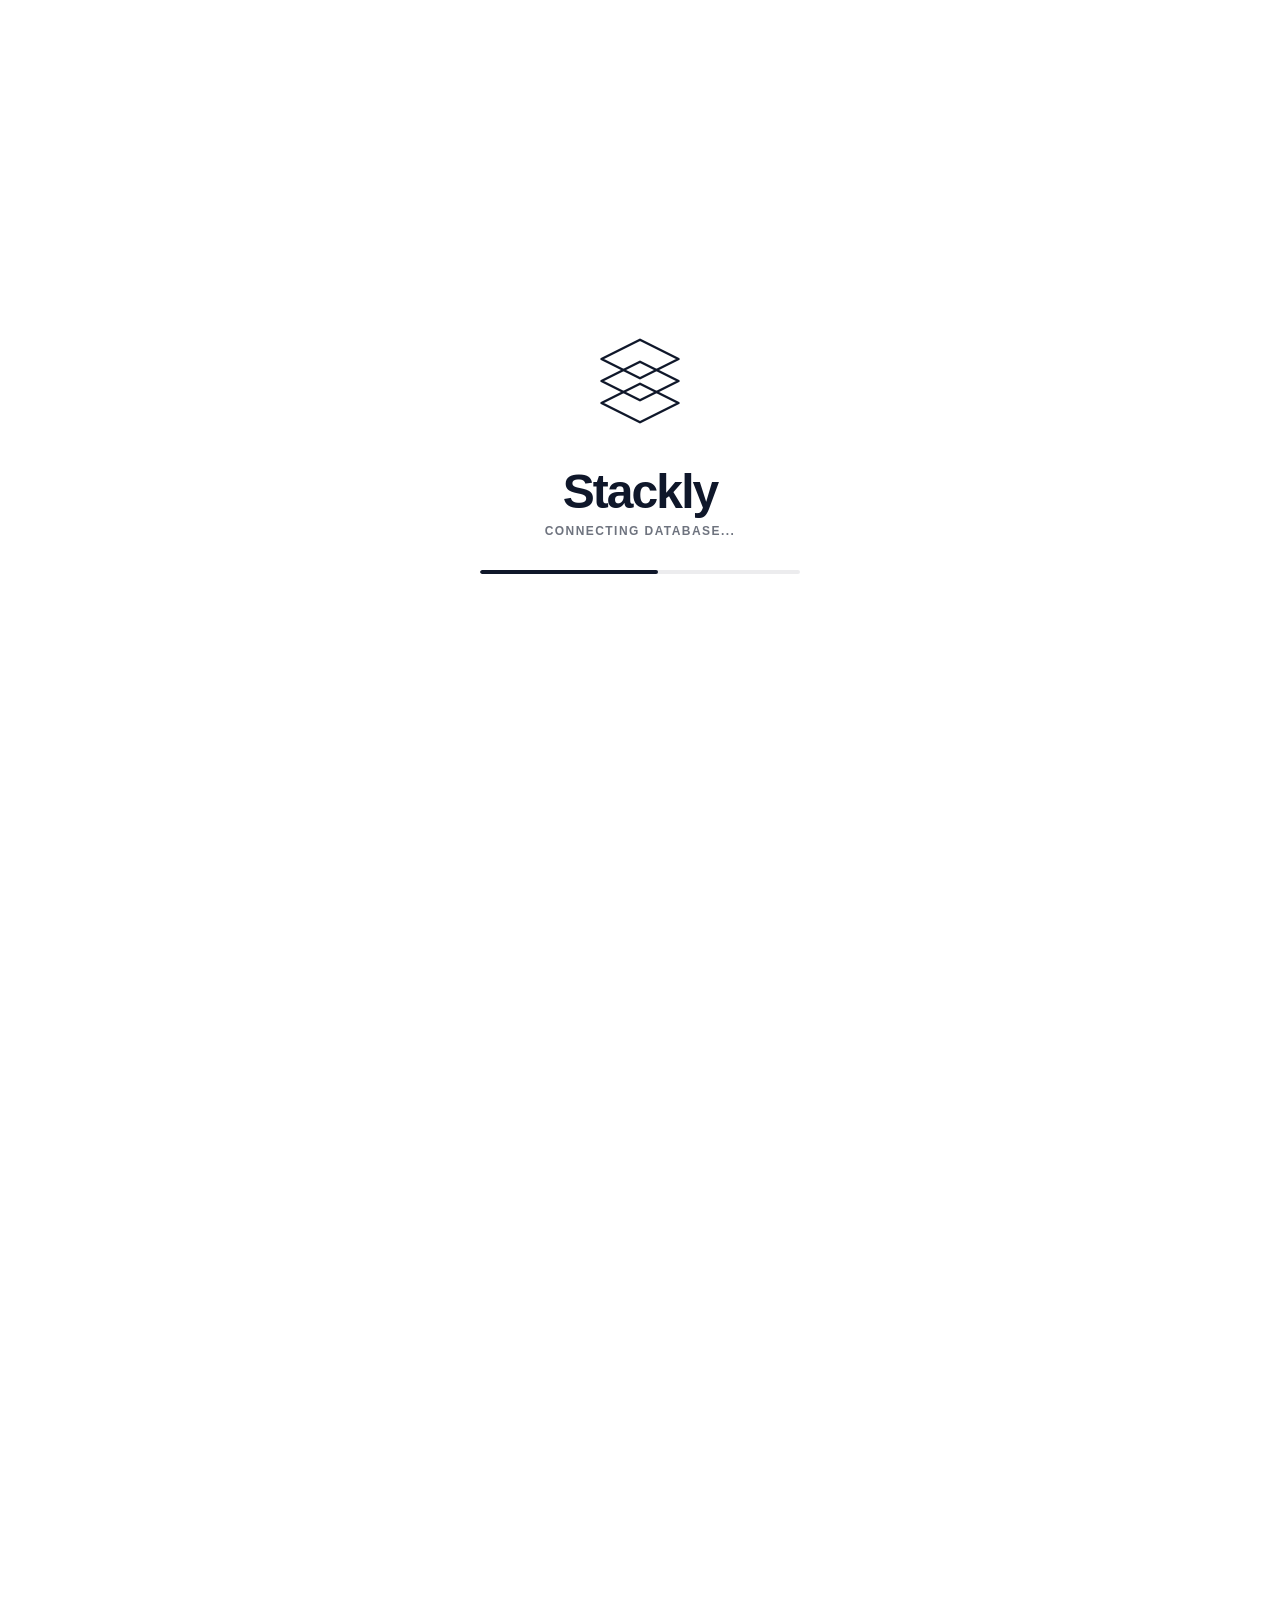
<file: courses.html>
<!DOCTYPE html>
<html lang="en">
<head>
    <meta charset="UTF-8">
    <meta name="viewport" content="width=device-width, initial-scale=1.0">
    <title>Stackly - Corporate Training Management</title>
    <!-- Link to external stylesheet -->
    <link rel="stylesheet" href="style.css">
</head>
<body>

    <!-- MINIMAL PRELOADER SCREEN -->
    <div id="preloader">
        <div class="brand-wrapper">
            <!-- Custom Vector Logo from Image Reference in Single Color Line Art -->
            <svg class="vector-logo" viewBox="0 0 200 200" fill="none" xmlns="http://w3.org">
                <!-- Bottom Base Diamond Layer -->
                <path class="layer layer-1" d="M30 140L100 175L170 140L100 105L30 140Z" />
                <!-- Middle Diamond Layer -->
                <path class="layer layer-2" d="M30 100L100 135L170 100L100 65L30 100Z" />
                <!-- Top Summit Diamond Layer -->
                <path class="layer layer-3" d="M30 60L100 95L170 60L100 25L30 60Z" />
            </svg>
            
            <div class="text-group">
                <h1 class="brand-name">Stackly</h1>
                <p class="status-text" id="status-label">CONNECTING DATABASE...</p>
            </div>

            <!-- Single-Color Progress Indicator -->
            <div class="progress-container">
                <div class="progress-bar" id="progress-bar"></div>
            </div>
        </div>
    </div>


<script>
    document.addEventListener("DOMContentLoaded", () => {
    const progressBar = document.getElementById("progress-bar");
    const statusLabel = document.getElementById("status-label");
    
    const totalDuration = 2000; // Hardcoded 2-second timeout window
    const frameRate = 30; 
    const totalTicks = totalDuration / frameRate;
    let currentTick = 0;

    const phrases = [
        { limit: 35, text: "OPTIMIZING CORE ENVIRONMENT..." },
        { limit: 75, text: "CONNECTING DATABASE..." },
        { limit: 100, text: "LAUNCHING..." }
    ];

    const loaderInterval = setInterval(() => {
        currentTick++;
        const percentage = Math.min((currentTick / totalTicks) * 100, 100);
        
        if (progressBar) {
            progressBar.style.width = `${percentage}%`;
        }

        if (statusLabel) {
            const match = phrases.find(p => percentage <= p.limit);
            if (match) statusLabel.textContent = match.text;
        }

        if (currentTick >= totalTicks) {
            clearInterval(loaderInterval);
            
            // Clean modal dismount
            setTimeout(() => {
                document.body.classList.add("loaded");
            }, 100);
        }
    }, frameRate);
});

</script>

<!-- FLOATING HEADER INTERFACE -->
<header class="floating-header">
    <div class="header-container">
        
        <a href="#" class="brand-logo" id="brand-logo-trigger" aria-label="Stackly Home - Refresh Portal">
            <!-- Replace 'logo-placeholder.svg' with your actual vector file path -->
            <img src="./assests/corporate training.webp" alt="Stackly Logo" class="logo-img">
          
        </a>

        <!-- Desktop Navigation Layer (Hidden on mobile via Media Query) -->
        <nav class="desktop-nav">
            <ul class="nav-menu">
                <li><a href="index.html" class="nav-item ">Home</a></li>
                <li><a href="courses.html" class="nav-item active">Courses</a></li>
                <li><a href="blogs.html" class="nav-item">Blogs</a></li>
                <li><a href="about.html" class="nav-item">About Us</a></li>
                <li><a href="contact.html" class="nav-item">Contact Us</a></li>
            </ul>
        </nav>

        <!-- Right Side Authentication Area -->
        <div class="auth-wrapper">
           <button class="btn-auth" onclick="window.location.href='login.html'">Sign In</button>
            
            <!-- Mobile Hamburger Menu Toggle Trigger Button -->
            <button class="mobile-toggle" id="mobile-menu-toggle" aria-label="Toggle Navigation Menu">
                <span class="hamburger-bar"></span>
                <span class="hamburger-bar"></span>
                <span class="hamburger-bar"></span>
            </button>
        </div>
    </div>
</header>

<!-- Responsive Mobile Navigation Drawer Overlay Drawer Component -->
<div class="mobile-drawer" id="mobile-navigation-drawer">
    <nav class="mobile-nav">
        <ul>
            <li><a href="index.html" class="mobile-nav-item ">Dashboard</a></li>
            <li><a href="courses.html" class="mobile-nav-item active">Courses</a></li>
            <li><a href="blogs.html" class="mobile-nav-item">Blogs</a></li>
            <li><a href="about.html" class="mobile-nav-item">About Us</a></li>
            <li><a href="contact.html" class="mobile-nav-item">Contact Us</a></li>
        </ul>
    </nav>
</div>

<script>
    document.addEventListener("DOMContentLoaded", () => {
    // 1. BRAND REFRESH CONTROLLER
    const logoTrigger = document.getElementById("brand-logo-trigger");
    if (logoTrigger) {
        logoTrigger.addEventListener("click", (e) => {
            e.preventDefault(); // Stop standard routing anchors
            window.location.reload(); // Instantly trigger atomic state wipe refresh
        });
    }

    // 2. MOBILE OVERLAY RESPONSIVE DRAWER MANAGEMENT
    const menuToggle = document.getElementById("mobile-menu-toggle");
    const navDrawer = document.getElementById("mobile-navigation-drawer");
    const drawerLinks = document.querySelectorAll(".mobile-nav-item");

    if (menuToggle && navDrawer) {
        const toggleMenuState = () => {
            menuToggle.classList.toggle("active");
            navDrawer.classList.toggle("open");
            
            // Toggle body scroll control layers to prevent standard layout parallax shifts
            if (navDrawer.classList.contains("open")) {
                document.body.style.overflow = "hidden";
            } else {
                document.body.style.overflow = "";
            }
        };

        menuToggle.addEventListener("click", toggleMenuState);

        // Auto close navigation screen drawer whenever links are selected
        drawerLinks.forEach(link => {
            link.addEventListener("click", () => {
                if (navDrawer.classList.contains("open")) {
                    toggleMenuState();
                }
            });
        });
    }
});

</script>

<!-- CORPORATE CATALOG HERO SECTION -->
<section class="catalog-hero-section" id="catalog-hero-viewport">
    <!-- Main catalog visual background layout image asset tag -->
    <img src="./assests/about img 2.webp" alt="Digital Learning Hub Environment" class="catalog-hero-bg-img">

    <div class="catalog-hero-container">
        <!-- CENTERED REGION: Staggered entry visual control block -->
        <div class="catalog-hero-content-block scroll-trigger-up">
            
            <span class="catalog-pretitle">UPGRADE WORKFORCE COMPETENCY</span>
            
            <h1 class="catalog-main-title">
                Explore Enterprise Training<br>Pathways
            </h1>
            
            <p class="catalog-subtitle">
                Accelerate operational proficiency, enforce regulatory compliance compliance architectures, and map cross-functional capability development modules seamlessly in real time.
            </p>

            <!-- Floating CTA Filters Grid Row (All components mapped safely to 404 gates) -->
            <div class="catalog-filter-cta-group">
                <a href="404.html" class="btn-filter active">All Pathways</a>
                <a href="404.html" class="btn-filter">Compliance Mandates</a>
                <a href="404.html" class="btn-filter">Technical Labs</a>
                <a href="404.html" class="btn-filter">Executive Leadership</a>
            </div>

            <!-- Integrated Search Bar System (Features high-performance check overlays) -->
            <form class="catalog-search-wrapper" id="catalog-search-engine" novalidate>
                <div class="search-input-inner">
                    <span class="search-icon">🔍</span>
                    <input type="text" class="search-input" id="catalog-search-input" placeholder="Search by skill matrix index, pathway title, or certification keyword...">
                    <button type="submit" class="btn-search-submit">Search</button>
                </div>
                <!-- Interactive validation notice overlay element -->
                <span class="search-validation-notice" id="search-error-label">Please fill the fields</span>
            </form>

        </div>
    </div>
</section>

<style>
    /* MASTER CATALOG HERO WRAPPER CONTROLS */
.catalog-hero-section {
    position: relative;
    width: 100%;
    min-height: 80vh;
    display: flex;
    align-items: center;
    justify-content: center;
    padding: 160px 6% 100px 6%;
    background-color: #0A0F1D;
    overflow: hidden;
}

.catalog-hero-bg-img {
    position: absolute;
    top: 0;
    left: 0;
    width: 100%;
    height: 100%;
    object-fit: cover;
    object-position: center top;
    z-index: 1;
    pointer-events: none;
    opacity: 0.12;
}

/* Linear overlay mask to secure maximum centered text contrast options */
.catalog-hero-section::before {
    content: '';
    position: absolute;
    top: 0;
    left: 0;
    width: 100%;
    height: 100%;
    background: linear-gradient(180deg, transparent 20%, #0A0F1D 100%),
                radial-gradient(circle at center, transparent 30%, #0A0F1D 90%);
    z-index: 2;
}

.catalog-hero-container {
    position: relative;
    z-index: 3;
    width: 100%;
    max-width: 1000px;
    margin: 0 auto;
}

/* CENTERED CORE CONTENT TEXT BLOCK */
.catalog-hero-content-block {
    text-align: center;
    display: flex;
    flex-direction: column;
    align-items: center;
}

.catalog-pretitle {
    font-size: 0.85rem;
    font-weight: 700;
    color: #4ADE80; /* Stackly Core Ancient Green Theme Accent Color */
    letter-spacing: 0.16em;
    text-transform: uppercase;
    margin-bottom: 24px;
    text-shadow: 0 0 10px rgba(74, 222, 128, 0.2);
}

.catalog-main-title {
    font-size: 3.8rem;
    font-weight: 400; /* Crisp thin-wire style weight matches reference mockup image layout */
    letter-spacing: 0.01em;
    color: #FFFFFF;
    line-height: 1.2;
    margin-bottom: 28px;
    text-transform: uppercase;
}

.catalog-subtitle {
    font-size: 1.1rem;
    line-height: 1.6;
    color: #94A3B8;
    max-width: 820px;
    margin-bottom: 44px;
}

/* FLOATING DYNAMIC CAPSULE FILTER CTA ROW */
.catalog-filter-cta-group {
    display: flex;
    justify-content: center;
    flex-wrap: wrap;
    gap: 14px;
    margin-bottom: 48px;
    width: 100%;
}

.btn-filter {
    display: inline-block;
    padding: 12px 28px;
    font-size: 0.9rem;
    font-weight: 500;
    text-decoration: none;
    color: #FFFFFF;
    background-color: rgba(255, 255, 255, 0.02);
    border: 1px solid rgba(255, 255, 255, 0.07);
    border-radius: 30px; /* Capsule capsule constraints matching layout reference image */
    backdrop-filter: blur(8px);
    -webkit-backdrop-filter: blur(8px);
    transition: all 0.3s cubic-bezier(0.25, 1, 0.5, 1);
}

/* Active and Hover Neon Glow Configurations */
.btn-filter.active, .btn-filter:hover {
    color: #0A0F1D;
    background-color: #4ADE80; 
    border-color: #4ADE80;
    transform: translateY(-2px);
    /* High density neon green aura lighting emission profiles */
    box-shadow: 0 0 20px rgba(74, 222, 128, 0.4), 0 8px 16px rgba(74, 222, 128, 0.15);
}

/* INTEGRATED INLINE SEARCH WIDGET BAR */
.catalog-search-wrapper {
    width: 100%;
    max-width: 720px;
    position: relative;
}

.search-input-inner {
    display: flex;
    align-items: center;
    background-color: rgba(30, 41, 59, 0.4);
    backdrop-filter: blur(16px);
    -webkit-backdrop-filter: blur(16px);
    border: 1px solid rgba(255, 255, 255, 0.05);
    border-radius: 40px; /* Pill layout parameters structure */
    padding: 6px 6px 6px 24px;
    width: 100%;
    box-shadow: 0 15px 35px rgba(0, 0, 0, 0.3);
    transition: border-color 0.3s ease, box-shadow 0.3s ease;
}

.search-input-inner:focus-within {
    border-color: rgba(74, 222, 128, 0.4);
    box-shadow: 0 0 25px rgba(74, 222, 128, 0.25), 0 15px 35px rgba(0, 0, 0, 0.4);
}

.search-icon {
    font-size: 1.05rem;
    color: #475569;
    margin-right: 14px;
    flex-shrink: 0;
}

.search-input {
    flex-grow: 1;
    background: none;
    border: none;
    color: #FFFFFF;
    font-size: 0.95rem;
    outline: none;
    width: 50%;
}

.search-input::placeholder {
    color: #475569;
}

.btn-search-submit {
    background-color: #FFFFFF;
    color: #0A0F1D;
    border: none;
    padding: 12px 32px;
    font-size: 0.92rem;
    font-weight: 600;
    border-radius: 30px;
    cursor: pointer;
    transition: all 0.2s cubic-bezier(0.4, 0, 0.2, 1);
}

.btn-search-submit:hover {
    background-color: #4ADE80;
    box-shadow: 0 0 15px rgba(74, 222, 128, 0.4);
}

/* HIGH DEFINITION ERROR NOTICE VISUAL LABELS */
.search-validation-notice {
    position: absolute;
    bottom: -26px;
    left: 24px;
    font-size: 0.8rem;
    font-weight: 600;
    color: #F87171; /* High luminosity crimson error text colors */
    letter-spacing: 0.03em;
    opacity: 0;
    transform: translateY(-4px);
    transition: opacity 0.3s cubic-bezier(0.4, 0, 0.2, 1), transform 0.3s cubic-bezier(0.4, 0, 0.2, 1);
    pointer-events: none;
}

.search-validation-notice.reveal-notice {
    opacity: 1;
    transform: translateY(0);
}

/* INITIAL CONFIGURATION FOR MOUNT ENTRANCE ANIMATIONS */
.scroll-trigger-up {
    opacity: 0;
    transform: translateY(35px);
    transition: opacity 0.8s cubic-bezier(0.25, 1, 0.5, 1), transform 0.8s cubic-bezier(0.25, 1, 0.5, 1);
}

.scroll-trigger-up.animate-in {
    opacity: 1;
    transform: translateY(0);
}

/* FLUID RESPONSIVE DESIGN VIEWPORT BREAKPOINTS MAPPING SYSTEM */
@media (max-width: 768px) {
    .catalog-main-title { font-size: 2.6rem; }
    .catalog-subtitle { font-size: 1rem; margin-bottom: 32px; }
    .catalog-filter-cta-group { gap: 8px; margin-bottom: 36px; }
    .btn-filter { padding: 10px 20px; font-size: 0.85rem; }
    .search-input-inner { padding: 4px 4px 4px 16px; border-radius: 20px; flex-direction: column; gap: 12px; }
    .search-icon { display: none; }
    .search-input { width: 100%; text-align: center; padding: 8px 0; }
    .btn-search-submit { width: 100%; padding: 12px; border-radius: 12px; }
    .search-validation-notice { bottom: -22px; left: 0; width: 100%; text-align: center; }
}

@media (max-width: 480px) {
    .catalog-hero-section { padding-top: 140px; padding-bottom: 60px; }
    .catalog-main-title { font-size: 2.1rem; }
}

</style>

<script>
    document.addEventListener("DOMContentLoaded", () => {
    
    // 1. HIGH-PERFORMANCE SEARCH CONTROLLER INTERFACES WITH INPUT VALIDATION CHECKS
    const searchForm = document.getElementById("catalog-search-engine");
    const searchFieldInput = document.getElementById("catalog-search-input");
    const errorNoticeLabel = document.getElementById("search-error-label");

    if (searchForm && searchFieldInput && errorNoticeLabel) {
        searchForm.addEventListener("submit", (event) => {
            event.preventDefault(); // Intercept automatic browser post actions instantly
            
            const rawQueryString = searchFieldInput.value.trim();

            // STEP A: Field Check Validation — Stop empty submissions
            if (rawQueryString === "") {
                errorNoticeLabel.classList.add("reveal-notice");
                
                // Dissolve alert banner layout elements automatically after visual tracking window expiration
                setTimeout(() => {
                    errorNoticeLabel.classList.remove("reveal-notice");
                }, 3500);
                
                return; // Break execution cycle pathway loops
            }

            // STEP B: Navigation — Valid criteria forces link straight to requested 404 gate
            window.location.href = "404.html";
        });

        // Suppress layout validation warnings instantly as soon as users write new strings
        searchFieldInput.addEventListener("input", () => {
            if (errorNoticeLabel.classList.contains("reveal-notice")) {
                errorNoticeLabel.classList.remove("reveal-notice");
            }
        });
    }

    // 2. VIEWPORT OBSERVER ENTRANCE TRACK TIMELINE
    const catalogHeroObserverOptions = { root: null, rootMargin: "0px", threshold: 0.05 };

    const catalogHeroIntersectionObserver = new IntersectionObserver((entries, observer) => {
        entries.forEach(entry => {
            if (entry.isIntersecting) {
                const textBlock = entry.target.querySelector(".catalog-hero-content-block");
                if (textBlock) {
                    textBlock.classList.add("animate-in");
                }
                observer.unobserve(entry.target);
            }
        });
    }, catalogHeroObserverOptions);

    const targetCatalogHero = document.getElementById("catalog-hero-viewport");
    if (targetCatalogHero) {
        catalogHeroIntersectionObserver.observe(targetCatalogHero);
    }
});

</script>

<!-- CORPORATE TELEMETRY INSIGHTS SECTION -->
<section class="insights-matrix-section" id="insights-matrix-viewport">
    <div class="insights-matrix-container">
        
        <!-- TOP REGION: Reversed Asymmetric Header Row (Text block aligned right) -->
        <div class="insights-header-row">
            <!-- Left Side Interactive Slider Trigger Arrows Mapped to 404 Gates -->
            <div class="insights-navigation-arrows">
                <a href="404.html" class="arrow-btn-item prev-btn" aria-label="Previous Insight Matrix Step">←</a>
                <a href="404.html" class="arrow-btn-item next-btn active" aria-label="Next Insight Matrix Step">→</a>
            </div>

            <!-- Right Side Context Block -->
            <div class="insights-text-block">
                <span class="insights-pretitle">ACHIEVE YOUR CORPORATE GOALS</span>
                <h2 class="insights-main-title">Personalized Insights and Recommendations</h2>
                <p class="insights-description">
                    Based on your core department skill matrix telemetry data, Stackly delivers targeted module paths and upskilling pathways engineered around your workflow needs.
                </p>
            </div>
        </div>

        <!-- BOTTOM REGION: Asymmetric 3-Card Carousel Track (Positions swap dynamically via JS loop) -->
        <div class="insights-asymmetric-grid" id="insights-swap-track">
            
            <!-- Insight Element Card Node 1 -->
            <div class="insight-grid-card position-left" id="insight-node-1" data-current-pos="left">
                <div class="insight-card-image-frame">
                    <img src="./assests/risk management.webp" alt="Workforce Skills Mapping Sandbox" class="insight-embed-img">
                </div>
                <div class="insight-card-caption-layer">
                    <h3>Exercises Focused on Specific Skills</h3>
                </div>
            </div>

            <!-- Insight Element Card Node 2 -->
            <div class="insight-grid-card position-center" id="insight-node-2" data-current-pos="center">
                <div class="insight-card-image-frame">
                    <img src="./assests/labs training.webp" alt="Adaptive Certification Matrices Workspace" class="insight-embed-img">
                </div>
                <div class="insight-card-caption-layer">
                    <h3>Adaptive Learning Progression Labs</h3>
                </div>
            </div>

            <!-- Insight Element Card Node 3 -->
            <div class="insight-grid-card position-right" id="insight-node-3" data-current-pos="right">
                <div class="insight-card-image-frame">
                    <img src="./assests/data analytics.webp" alt="Automated Telemetry Dashboards Tracker" class="insight-embed-img">
                </div>
                <div class="insight-card-caption-layer">
                    <h3>Real-Time Competency Overviews</h3>
                </div>
            </div>

        </div>

    </div>
</section>

<style>
    /* GLOBAL CORE CONFIGURATION STYLING PARAMETERS */
.insights-matrix-section {
    width: 100%;
    /* Adheres strictly to the user padding rules: 50px Top Padding / 30px Bottom Padding */
    padding: 30px 6% 30px 6%;
    background-color: #0A0F1D; /* Clean rich corporate theme dark background */
    overflow: hidden;
    position: relative;
}

.insights-matrix-container {
    width: 100%;
    max-width: 1440px;
    margin: 0 auto;
    display: flex;
    flex-direction: column;
    gap: 48px;
}

/* TOP ROW: SPLIT REVERSED HEADER STRUCTURE */
.insights-header-row {
    display: flex;
    justify-content: space-between;
    align-items: flex-end;
    gap: 40px;
    width: 100%;
}

.insights-navigation-arrows {
    display: flex;
    gap: 12px;
    flex-shrink: 0;
}

.arrow-btn-item {
    width: 48px;
    height: 48px;
    border-radius: 50%;
    display: flex;
    align-items: center;
    justify-content: center;
    text-decoration: none;
    font-size: 1.1rem;
    color: #FFFFFF;
    background-color: rgba(255, 255, 255, 0.02);
    border: 1px solid rgba(255, 255, 255, 0.08);
    transition: all 0.3s cubic-bezier(0.4, 0, 0.2, 1);
}

.arrow-btn-item.active, .arrow-btn-item:hover {
    background-color: #4ADE80; /* Corporate Theme Primary Ancient Green */
    border-color: #4ADE80;
    color: #0A0F1D;
    box-shadow: 0 0 15px rgba(74, 222, 128, 0.4);
}

/* Right Side aligned text layout mirroring reference template visual */
.insights-text-block {
    max-width: 640px;
    text-align: left;
}

.insights-pretitle {
    font-size: 0.8rem;
    font-weight: 700;
    color: #4ADE80; 
    letter-spacing: 0.15em;
    display: inline-block;
    margin-bottom: 12px;
}

.insights-main-title {
    font-size: 3rem;
    font-weight: 400; /* Fine wire premium line weight style properties */
    letter-spacing: -0.01em;
    color: #FFFFFF;
    line-height: 1.2;
    margin-bottom: 20px;
}

.insights-description {
    font-size: 1.02rem;
    line-height: 1.6;
    color: #94A3B8;
}

/* BOTTOM ROW: DYNAMIC ASYMMETRIC POSITIONING POSITION ENGINE MAPPING */
.insights-asymmetric-grid {
    position: relative;
    width: 100%;
    height: 490px; /* Rigidity headroom block ensuring grid layout parameters stability */
}

.insight-grid-card {
    position: absolute;
    bottom: 0;
    width: 31%; /* Scaled for 3 horizontal structural segments inside max bounds width */
    background-color: rgba(30, 41, 59, 0.3);
    border: 1px solid rgba(255, 255, 255, 0.04);
    border-radius: 24px;
    overflow: hidden;
    display: flex;
    flex-direction: column;
    box-shadow: 0 15px 35px rgba(0, 0, 0, 0.2);
    /* High precision transformations rules driving location swap loops safely */
    transition: left 0.8s cubic-bezier(0.4, 0, 0.2, 1), 
                transform 0.8s cubic-bezier(0.4, 0, 0.2, 1), 
                height 0.8s cubic-bezier(0.4, 0, 0.2, 1),
                border-color 0.3s ease,
                box-shadow 0.3s ease;
}

.insight-card-image-frame {
    width: 100%;
    height: 100%;
    flex-grow: 1;
    overflow: hidden;
}

.insight-embed-img {
    width: 100%;
    height: 100%;
    object-fit: cover;
    display: block;
}

.insight-card-caption-layer {
    padding: 24px 20px;
    background-color: transparent;
    text-align: left;
}

.insight-card-caption-layer h3 {
    font-size: 1.35rem;
    font-weight: 400;
    color: #FFFFFF;
    line-height: 1.3;
    transition: color 0.3s ease;
}

/* POSITION MATRIX LAYOUT VALUES: REPLICATING THE STAGGERED ASPECT HEAP HIGHS */
.insight-grid-card.position-left {
    left: 0%;
    height: 420px;
}

.insight-grid-card.position-center {
    left: 34.5%;
    height: 490px; /* Large center card visual height blueprint mapping */
}

.insight-grid-card.position-right {
    left: 69%;
    height: 380px;
}

/* CORPORATE ACCENT NEON GLOW EFFECTS */
.insight-grid-card:hover {
    border-color: rgba(74, 222, 128, 0.35); 
    /* Radiant corporate main fluorescent green neon aura glow emission properties */
    box-shadow: 0 0 25px rgba(74, 222, 128, 0.22), 0 20px 45px rgba(0, 0, 0, 0.35);
}

.insight-grid-card:hover .insight-card-caption-layer h3 {
    color: #4ADE80; /* Swaps typography context color cleanly inside user focus state */
}

/* FLUID RESPONSIVE SYSTEM MEDIA BREAKPOINTS MATRIX */
@media (max-width: 1024px) {
    .insights-header-row { flex-direction: column-reverse; align-items: flex-start; gap: 24px; }
    .insights-main-title { font-size: 2.3rem; }
    .insights-asymmetric-grid { height: auto; display: flex; flex-direction: column; gap: 24px; }
    
    /* Strip dynamic coordinate trackers safely to accommodate fluid mobile flexflows cleanly */
    .insight-grid-card { position: relative !important; left: 0 !important; width: 100% !important; height: 320px !important; }
}

@media (max-width: 640px) {
    .insights-matrix-section { padding-top: 40px; padding-bottom: 24px; }
    .insights-main-title { font-size: 1.85rem; }
    .insight-grid-card { height: 260px !important; }
    .insight-card-caption-layer h3 { font-size: 1.15rem; }
}

</style>

<script>
    document.addEventListener("DOMContentLoaded", () => {
    
    // 1. CAROUSEL ENGINE: CONFIGURE HIGH SPEED 2-SECOND INTERCHANGE GENERATOR
    const insightGridTrack = document.getElementById("insights-swap-track");
    
    if (insightGridTrack) {
        const cardNodes = [
            document.getElementById("insight-node-1"),
            document.getElementById("insight-node-2"),
            document.getElementById("insight-node-3")
        ];

        // Track pointer alignment variables array loop matrix steps
        let positionStatesArray = ["left", "center", "right"];
        let isInsightInteractionPaused = false;

        const executeCardPositionSwapCycle = () => {
            // Only perform automatic coordinate transitions on larger desktop screens
            if (!isInsightInteractionPaused && window.innerWidth > 1024) {
                // Cycle array labels systematically to rotate parameters seamlessly
                const terminalPositionValue = positionStatesArray.pop();
                positionStatesArray.unshift(terminalPositionValue);

                // Re-write layout positioning tracking class metrics to item card templates
                cardNodes.forEach((card, index) => {
                    if (card) {
                        card.classList.remove("position-left", "position-center", "position-right");
                        
                        const nextTargetPosition = positionStatesArray[index];
                        card.classList.add(`position-${nextTargetPosition}`);
                        card.setAttribute("data-current-pos", nextTargetPosition);
                    }
                });
            }
        };

        // Strict 2 seconds auto shifting lifecycle timer loop execution boundaries
        setInterval(executeCardPositionSwapCycle, 2000);

        // Pause layout swapping ticks anywhere mouse parameters interact inside tiles
        cardNodes.forEach(card => {
            if (card) {
                card.addEventListener("mouseenter", () => { isInsightInteractionPaused = true; });
                card.addEventListener("mouseleave", () => { isInsightInteractionPaused = false; });
            }
        });
    }
});

</script>

<!-- CORPORATE INFRASTRUCTURE COURSE GRID MATRIX WITH 6 TILES -->
<section class="catalog-grid-section" id="catalog-grid-viewport">
    <div class="catalog-grid-container">
        
        <!-- LEFT REGION: Sticky Corporate Filter Sidebar Control Panel -->
        <aside class="catalog-sidebar">
            <div class="filter-group">
                <h3 class="filter-group-title">Training Type</h3>
                <label class="filter-checkbox-item">
                    <input type="checkbox" name="type" value="management" checked>
                    <span class="custom-checkbox"></span>
                    <span class="filter-label-text">Management</span>
                    <span class="filter-count-badge">12</span>
                </label>
                <label class="filter-checkbox-item">
                    <input type="checkbox" name="type" value="technical" checked>
                    <span class="custom-checkbox"></span>
                    <span class="filter-label-text">Technical Labs</span>
                    <span class="filter-count-badge">18</span>
                </label>
                <label class="filter-checkbox-item">
                    <input type="checkbox" name="type" value="compliance" checked>
                    <span class="custom-checkbox"></span>
                    <span class="filter-label-text">Compliance Paths</span>
                    <span class="filter-count-badge">15</span>
                </label>
            </div>

            <div class="filter-group">
                <h3 class="filter-group-title">Competency Level</h3>
                <label class="filter-radio-item">
                    <input type="radio" name="level" value="intermediate" checked>
                    <span class="custom-radio"></span>
                    <span class="filter-label-text">Intermediate</span>
                </label>
                <label class="filter-radio-item">
                    <input type="radio" name="level" value="advanced">
                    <span class="custom-radio"></span>
                    <span class="filter-label-text">Advanced Expert</span>
                </label>
            </div>
        </aside>

        <!-- RIGHT REGION: Interactive Grid Matrix Showcasing 6 Distinct Modules -->
        <main class="catalog-results-block">
            
            <div class="results-meta-header">
                <h2 class="results-count-title" id="catalog-grid-staggered-title">
                    6 active enterprise pathways curated for your division
                </h2>
                <div class="results-sorting-action">
                    <a href="404.html" class="btn-sort-selector">Most Popular ↓</a>
                </div>
            </div>

            <!-- Staggered Multi-Column Course Display Grid Container -->
            <div class="courses-cards-showcase-grid">
                
                <!-- Course Card 1 -->
                <div class="showcase-card-node scroll-trigger-stagger">
                    <div class="showcase-image-frame">
                        <img src="./assests/AI infra.webp" alt="Technical Matrix Implementation" class="showcase-embed-img">
                        <span class="showcase-level-badge">Intermediate</span>
                        <!-- Blur Hover Overlay Wrapper Element -->
                        <div class="image-blur-overlay">
                            <div class="overlay-rating-strip">⭐ 4.8</div>
                            <span class="overlay-metric">35 Mins • 1.2k Views</span>
                        </div>
                    </div>
                    <div class="showcase-card-details">
                        <h3 class="showcase-card-title">Technical Matrix Implementation</h3>
                        <div class="showcase-instructor-strip">
                            <img src="./assests/aris.webp" alt="Mike Anderson" class="instructor-avatar">
                            <span>Mike Anderson</span>
                        </div>
                    </div>
                </div>

                <!-- Course Card 2 -->
                <div class="showcase-card-node scroll-trigger-stagger">
                    <div class="showcase-image-frame">
                        <img src="./assests/about img 2.webp" alt="Agile Leadership Matrix Sprints" class="showcase-embed-img">
                        <span class="showcase-level-badge">Intermediate</span>
                        <div class="image-blur-overlay">
                            <div class="overlay-rating-strip">⭐ 4.7</div>
                            <span class="overlay-metric">32 Mins • 950 Views</span>
                        </div>
                    </div>
                    <div class="showcase-card-details">
                        <h3 class="showcase-card-title">Agile Leadership Matrix Sprints</h3>
                        <div class="showcase-instructor-strip">
                            <img src="./assests/arjun.webp" alt="Emma Lee" class="instructor-avatar">
                            <span>Emma Lee</span>
                        </div>
                    </div>
                </div>

                <!-- Course Card 3 -->
                <div class="showcase-card-node scroll-trigger-stagger">
                    <div class="showcase-image-frame">
                        <img src="./assests/about img 1.webp" alt="Zero-Trust Corporate Command Systems" class="showcase-embed-img">
                        <span class="showcase-level-badge">Intermediate</span>
                        <div class="image-blur-overlay">
                            <div class="overlay-rating-strip">⭐ 4.5</div>
                            <span class="overlay-metric">40 Mins • 810 Views</span>
                        </div>
                    </div>
                    <div class="showcase-card-details">
                        <h3 class="showcase-card-title">Zero-Trust Enterprise Compliance</h3>
                        <div class="showcase-instructor-strip">
                            <img src="./assests/devon mill.webp" alt="Jason White" class="instructor-avatar">
                            <span>Jason White</span>
                        </div>
                    </div>
                </div>

                <!-- Course Card 4 -->
                <div class="showcase-card-node scroll-trigger-stagger">
                    <div class="showcase-image-frame">
                        <img src="./assests/hero section bg.webp" alt="Workforce Capability Optimization" class="showcase-embed-img">
                        <span class="showcase-level-badge">Intermediate</span>
                        <div class="image-blur-overlay">
                            <div class="overlay-rating-strip">⭐ 5.0</div>
                            <span class="overlay-metric">30 Mins • 2.1k Views</span>
                        </div>
                    </div>
                    <div class="showcase-card-details">
                        <h3 class="showcase-card-title">Workforce Capability Optimization</h3>
                        <div class="showcase-instructor-strip">
                            <img src="./assests/rose.webp" alt="Sarah Johnson" class="instructor-avatar">
                            <span>Sarah Johnson</span>
                        </div>
                    </div>
                </div>

                <!-- Course Card 5 -->
                <div class="showcase-card-node scroll-trigger-stagger">
                    <div class="showcase-image-frame">
                        <img src="./assests/labs training.webp" alt="Regulatory Compliance Management" class="showcase-embed-img">
                        <span class="showcase-level-badge">Advanced</span>
                        <div class="image-blur-overlay">
                            <div class="overlay-rating-strip">⭐ 4.9</div>
                            <span class="overlay-metric">45 Mins • 1.4k Views</span>
                        </div>
                    </div>
                    <div class="showcase-card-details">
                        <h3 class="showcase-card-title">Regulatory Expiration Protocols</h3>
                        <div class="showcase-instructor-strip">
                            <img src="./assests/testimonial 3.webp" alt="David Clark" class="instructor-avatar">
                            <span>David Clark</span>
                        </div>
                    </div>
                </div>

                <!-- Course Card 6 -->
                <div class="showcase-card-node scroll-trigger-stagger">
                    <div class="showcase-image-frame">
                        <img src="./assests/data analytics.webp" alt="Executive Operations Strategy Analytics" class="showcase-embed-img">
                        <span class="showcase-level-badge">Intermediate</span>
                        <div class="image-blur-overlay">
                            <div class="overlay-rating-strip">⭐ 4.8</div>
                            <span class="overlay-metric">35 Mins • 1.1k Views</span>
                        </div>
                    </div>
                    <div class="showcase-card-details">
                        <h3 class="showcase-card-title">Executive Operations Strategy Analytics</h3>
                        <div class="showcase-instructor-strip">
                            <img src="./assests/testimonial 1.webp" alt="Lisa Brown" class="instructor-avatar">
                            <span>Lisa Brown</span>
                        </div>
                    </div>
                </div>

            </div>
        </main>

    </div>
</section>

<style>
    /* DYNAMIC CATALOG SECTION ARCHITECTURE */
.catalog-grid-section {
    width: 100%;
    /* Strict parameter spacing compliance: 50px Top Padding / 30px Bottom Padding */
    padding: 50px 6% 30px 6%;
    background-color: #0A0F1D; 
    position: relative;
}

.catalog-grid-container {
    width: 100%;
    max-width: 1440px;
    margin: 0 auto;
    display: grid;
    grid-template-columns: 280px 1fr;
    gap: 40px;
    align-items: flex-start;
}

/* LEFT SIDE: STICKY FILTER PANEL LAYOUT SYSTEM */
.catalog-sidebar {
    background-color: rgba(30, 41, 59, 0.4);
    backdrop-filter: blur(12px);
    -webkit-backdrop-filter: blur(12px);
    border: 1px solid rgba(255, 255, 255, 0.05);
    border-radius: 20px;
    padding: 24px;
    position: sticky;
    top: 110px;
    max-height: calc(100vh - 140px);
    overflow-y: auto;
}

.filter-group {
    width: 100%;
    margin-bottom: 28px;
}

.filter-group-title {
    font-size: 0.95rem;
    font-weight: 700;
    color: #FFFFFF;
    letter-spacing: 0.04em;
    text-transform: uppercase;
    margin-bottom: 16px;
}

.filter-checkbox-item, .filter-radio-item {
    display: flex;
    align-items: center;
    position: relative;
    padding: 8px 0;
    cursor: pointer;
    color: #94A3B8;
    font-size: 0.92rem;
}

.filter-checkbox-item input, .filter-radio-item input {
    position: absolute;
    opacity: 0;
    width: 0;
    height: 0;
}

.custom-checkbox {
    width: 18px;
    height: 18px;
    background-color: rgba(255, 255, 255, 0.04);
    border: 1px solid rgba(255, 255, 255, 0.15);
    border-radius: 5px;
    margin-right: 12px;
    position: relative;
    transition: all 0.2s ease;
}
.filter-checkbox-item input:checked ~ .custom-checkbox {
    background-color: #4ADE80;
    border-color: #4ADE80;
}
.custom-checkbox::after {
    content: '';
    position: absolute;
    display: none;
    left: 5px;
    top: 2px;
    width: 5px;
    height: 9px;
    border: solid #0A0F1D;
    border-width: 0 2px 2px 0;
    transform: rotate(45deg);
}
.filter-checkbox-item input:checked ~ .custom-checkbox::after { display: block; }

.custom-radio {
    width: 18px;
    height: 18px;
    background-color: rgba(255, 255, 255, 0.04);
    border: 1px solid rgba(255, 255, 255, 0.15);
    border-radius: 50%;
    margin-right: 12px;
    position: relative;
    transition: all 0.2s ease;
}
.filter-radio-item input:checked ~ .custom-radio { border-color: #4ADE80; }
.custom-radio::after {
    content: '';
    position: absolute;
    display: none;
    top: 4px;
    left: 4px;
    width: 8px;
    height: 8px;
    border-radius: 50%;
    background-color: #4ADE80;
}
.filter-radio-item input:checked ~ .custom-radio::after { display: block; }

.filter-label-text { flex-grow: 1; }
.filter-count-badge {
    font-size: 0.75rem;
    color: #64748B;
    background-color: rgba(255, 255, 255, 0.03);
    padding: 2px 6px;
    border-radius: 6px;
}

/* ==========================================
   RIGHT SIDE: MULTI-COLUMN 6-CARD DISPLAY MATRIX
   ========================================== */
.catalog-results-block {
    display: flex;
    flex-direction: column;
    gap: 32px;
}

.results-meta-header {
    display: flex;
    justify-content: space-between;
    align-items: center;
    gap: 20px;
    border-bottom: 1px solid rgba(255, 255, 255, 0.04);
    padding-bottom: 20px;
}

.results-count-title {
    font-size: 1.6rem;
    font-weight: 400;
    color: #FFFFFF;
    display: flex;
    flex-wrap: wrap;
    gap: 0 8px;
}

.results-count-title span {
    display: inline-block;
    opacity: 0;
    transform: translateY(14px);
    transition: opacity 0.4s cubic-bezier(0.25, 1, 0.5, 1), transform 0.4s cubic-bezier(0.25, 1, 0.5, 1);
}
.results-count-title span.animate-in { opacity: 1; transform: translateY(0); }

.btn-sort-selector {
    display: inline-block;
    text-decoration: none;
    font-size: 0.88rem;
    color: #94A3B8;
    background-color: rgba(255, 255, 255, 0.02);
    border: 1px solid rgba(255, 255, 255, 0.06);
    padding: 8px 16px;
    border-radius: 8px;
    transition: all 0.2s ease;
}
.btn-sort-selector:hover { color: #FFFFFF; background-color: rgba(255, 255, 255, 0.05); }

/* Grid layout precisely scaled for a neat balanced 6 elements array presentation */
.courses-cards-showcase-grid {
    display: grid;
    grid-template-columns: repeat(3, 1fr);
    gap: 24px;
    width: 100%;
}

.showcase-card-node {
    background-color: rgba(30, 41, 59, 0.35);
    border: 1px solid rgba(255, 255, 255, 0.04);
    border-radius: 20px;
    overflow: hidden;
    display: flex;
    flex-direction: column;
    box-shadow: 0 10px 25px rgba(0, 0, 0, 0.15);
    opacity: 0;
    transform: translateY(35px) scale(0.98);
    transition: opacity 0.6s cubic-bezier(0.25, 1, 0.5, 1),
                transform 0.6s cubic-bezier(0.25, 1, 0.5, 1),
                border-color 0.3s ease,
                box-shadow 0.3s ease,
                background-color 0.3s ease;
}
.showcase-card-node.animate-in { opacity: 1; transform: translateY(0) scale(1); }

/* IMAGE FRAME AND BLUR INTERACTION SCHEME BLOCK */
.showcase-image-frame {
    position: relative;
    width: 100%;
    height: 180px;
    overflow: hidden;
}

.showcase-embed-img {
    width: 100%;
    height: 100%;
    object-fit: cover;
    display: block;
    transition: transform 0.6s cubic-bezier(0.4, 0, 0.2, 1), 
                filter 0.6s cubic-bezier(0.4, 0, 0.2, 1);
    filter: blur(0px);
}

.showcase-level-badge {
    position: absolute;
    top: 14px;
    left: 14px;
    font-size: 0.7rem;
    font-weight: 700;
    color: #FFFFFF;
    background-color: rgba(10, 15, 29, 0.8);
    padding: 4px 10px;
    border-radius: 6px;
    text-transform: uppercase;
    z-index: 3; 
}

/* INTERACTIVE BLUR HOVER FILTER SCREEN LAYERS */
.image-blur-overlay {
    position: absolute;
    top: 0;
    left: 0;
    width: 100%;
    height: 100%;
    background-color: rgba(10, 15, 29, 0.55); 
    z-index: 2;
    display: flex;
    flex-direction: column;
    justify-content: center;
    align-items: center;
    gap: 10px;
    opacity: 0; 
    transition: opacity 0.4s cubic-bezier(0.4, 0, 0.2, 1);
    pointer-events: none;
}

.overlay-rating-strip {
    font-size: 1.4rem;
    font-weight: 700;
    color: #FBBF24; 
    text-shadow: 0 0 10px rgba(251, 191, 36, 0.4);
    transform: translateY(10px);
    transition: transform 0.4s cubic-bezier(0.175, 0.885, 0.32, 1.275);
}

.overlay-metric {
    font-size: 0.85rem;
    font-weight: 500;
    color: #E2E8F0;
    transform: translateY(10px);
    transition: transform 0.4s cubic-bezier(0.175, 0.885, 0.32, 1.275);
    transition-delay: 0.05s;
}

/* RE-TRIGGER HOVER SYSTEM INTERACTIVES */
.showcase-card-node:hover .showcase-embed-img {
    transform: scale(1.06);
    filter: blur(8px); 
}

.showcase-card-node:hover .image-blur-overlay {
    opacity: 1;
    pointer-events: auto;
}

.showcase-card-node:hover .overlay-rating-strip,
.showcase-card-node:hover .overlay-metric {
    transform: translateY(0); 
}

.showcase-card-details {
    padding: 20px;
    display: flex;
    flex-direction: column;
    gap: 16px;
    text-align: left;
}

.showcase-card-title {
    font-size: 1.1rem;
    font-weight: 600;
    color: #FFFFFF;
    line-height: 1.4;
    transition: color 0.3s ease;
}

.showcase-instructor-strip {
    display: flex;
    align-items: center;
    gap: 10px;
    font-size: 0.85rem;
    color: #64748B;
}

.instructor-avatar {
    width: 26px;
    height: 26px;
    border-radius: 50%;
    object-fit: cover;
    border: 1px solid rgba(255, 255, 255, 0.1);
}

/* GENERAL NEON OUTLINE GLOW STATES ON ACTIVE HOVER INTERFACES */
.showcase-card-node:hover {
    transform: translateY(-6px);
    background-color: rgba(30, 41, 59, 0.6);
    border-color: rgba(74, 222, 128, 0.35);
    box-shadow: 0 0 25px rgba(74, 222, 128, 0.22), 0 15px 35px rgba(0, 0, 0, 0.35);
}

.showcase-card-node:hover .showcase-card-title {
    color: #4ADE80; 
}

/* FLUID RESPONSIVE MARGINS SYSTEM BREAKPOINTS */
@media (max-width: 1400px) {
    .courses-cards-showcase-grid { grid-template-columns: repeat(2, 1fr); }
}

@media (max-width: 992px) {
    .catalog-grid-container { grid-template-columns: 1fr; gap: 36px; }
    .catalog-sidebar { position: relative; top: 0; max-height: none; max-width: 100%; width: 100%; }
}

@media (max-width: 640px) {
    .catalog-grid-section { padding-top: 40px; padding-bottom: 24px; }
    .results-meta-header { flex-direction: column; align-items: flex-start; gap: 14px; }
    .results-count-title { font-size: 1.25rem; gap: 0 6px; }
    .courses-cards-showcase-grid { grid-template-columns: 1fr; gap: 20px; }
    .btn-sort-selector { width: 100%; text-align: center; }
}

</style>

<script>
    document.addEventListener("DOMContentLoaded", () => {
    
    // 1. TYPOGRAPHY ENGINE: PARSE META TITLE COUNT PHRASES WORD-BY-WORD
    const parseCatalogGridTitleStagger = (titleContainer) => {
        if (!titleContainer) return;
        const wordsArray = titleContainer.textContent.trim().split(/\s+/);
        titleContainer.innerHTML = "";

        wordsArray.forEach((word) => {
            const span = document.createElement("span");
            span.textContent = word + " ";
            titleContainer.appendChild(span);
        });
    };

    const runCatalogGridTitleAnimation = (titleContainer) => {
        if (!titleContainer) return;
        const spans = titleContainer.querySelectorAll("span");
        spans.forEach((span, index) => {
            setTimeout(() => {
                span.classList.add("animate-in");
            }, index * 60);
        });
    };

    const catalogGridTitle = document.getElementById("catalog-grid-staggered-title");
    if (catalogGridTitle) {
        parseCatalogGridTitleStagger(catalogGridTitle);
    }

    // 2. VIEWPORT OBSERVER ENTRANCE: TRIGGER SEQUENTIAL CARD DEPLOYMENTS
    const catalogGridObserverOptions = { root: null, rootMargin: "0px", threshold: 0.05 };

    const catalogGridSectionIntersectionObserver = new IntersectionObserver((entries, observer) => {
        entries.forEach(entry => {
            if (entry.isIntersecting) {
                const parentSection = entry.target;

                if (catalogGridTitle) {
                    runCatalogGridTitleAnimation(catalogGridTitle);
                }

                // Gather the 6 distinct card nodes and open them one-by-one sequentially
                const targetCards = parentSection.querySelectorAll(".showcase-card-node");
                targetCards.forEach((card, index) => {
                    setTimeout(() => {
                        card.classList.add("animate-in");
                    }, 150 + (index * 110)); 
                });

                observer.unobserve(parentSection);
            }
        });
    }, catalogGridObserverOptions);

    const targetCatalogGridViewport = document.getElementById("catalog-grid-viewport");
    if (targetCatalogGridViewport) {
        catalogGridSectionIntersectionObserver.observe(targetCatalogGridViewport);
    }
});

</script>

<!-- DYNAMIC ONE-LINE ENTERPRISE CTA BANNER -->
<section class="oneline-cta-section" id="oneline-cta-viewport">
    <!-- Visual structural background graphics asset layer -->
    <img src="./assests/data analytics.webp" alt="Abstract Corporate Grid Background" class="oneline-bg-img">

    <div class="oneline-banner-container">
        
        <!-- INNER LAYOUT WRAPPER: Fluid Single-Line Content Stream -->
        <div class="oneline-content-wrapper scroll-trigger-bottom">
            <!-- Left Aligned Core Domain Action Statement -->
            <h2 class="oneline-headline-text">
                TRANSFORM YOUR WORKFORCE CAPABILITIES WITH AUTOMATED LMS METRICS
            </h2>
            
            <!-- Right Aligned Capsule CTA Button (Wires safely to your requested 404 gate) -->
            <a href="404.html" class="btn-oneline-floating">
                Request Demo 
                <span class="btn-arrow-vector">➔</span>
            </a>
        </div>

    </div>
</section>

<style>
    /* ONE-LINE CTA BANNER ENGINE CONTROL PANEL */
.oneline-cta-section {
    width: 100%;
    /* Strict compliance mapping to your specific layout coordinates (50px Top / 30px Bottom Padding) */
    padding: 50px 6% 30px 6%;
    background-color: #0A0F1D; /* Clean continuity transition theme shadow layers */
    position: relative;
    overflow: hidden;
}

.oneline-bg-img {
    position: absolute;
    top: 0;
    left: 0;
    width: 100%;
    height: 100%;
    object-fit: cover;
    z-index: 1;
    pointer-events: none;
    opacity: 0.32; /* Keep structural continuity with dark homepage assets */
    transition: transform 0.6s cubic-bezier(0.25, 1, 0.5, 1);
}

/* Semi-transparent protective layer vector to maintain absolute typography clarity grid */
.oneline-cta-section::before {
    content: '';
    position: absolute;
    top: 0;
    left: 0;
    width: 100%;
    height: 100%;
    background: linear-gradient(90deg, rgba(10, 15, 29, 0.95) 0%, rgba(10, 15, 29, 0.7) 100%);
    z-index: 2;
}

/* HIGH-DENSITY GLASSMORPHIC FRAME CONTAINER */
.oneline-banner-container {
    position: relative;
    z-index: 3;
    width: 100%;
    max-width: 1440px;
    margin: 0 auto;
    background: rgba(30, 41, 59, 0.3);
    backdrop-filter: blur(12px);
    -webkit-backdrop-filter: blur(12px);
    border: 1px solid rgba(255, 255, 255, 0.04);
    border-radius: 24px;
    padding: 36px 44px;
    transition: all 0.4s cubic-bezier(0.25, 1, 0.5, 1);
    box-shadow: 0 15px 35px rgba(0, 0, 0, 0.2);
}

/* HORIZONTAL ALIGNMENT FLUID ENGINE */
.oneline-content-wrapper {
    display: flex;
    justify-content: space-between;
    align-items: center;
    gap: 32px;
    width: 100%;
}

/* Streamlined Single-Line Typography Element Layout */
.oneline-headline-text {
    font-size: 1.6rem;
    font-weight: 400; /* Crisp thin-wire premium styling field properties */
    letter-spacing: 0.02em;
    color: #FFFFFF;
    line-height: 1.2;
    text-transform: uppercase;
    text-align: left;
    transition: color 0.3s ease, text-shadow 0.3s ease;
}

/* DYNAMIC HOVER GLOW STATE ENGINE MODULE OVERLAYS */
.oneline-banner-container:hover {
    border-color: rgba(74, 222, 128, 0.35); /* Focus box triggers to Ancient Green */
    /* Immersive active fluorescent green visual neon aura glow output values */
    box-shadow: 0 0 25px rgba(74, 222, 128, 0.2), 0 15px 35px rgba(0, 0, 0, 0.35);
}

/* Trigger typography glow parameters on card overlay intersect */
.oneline-banner-container:hover .oneline-headline-text {
    color: #4ADE80; /* Line transforms cleanly to Stackly Main Brand Ancient Green */
    text-shadow: 0 0 10px rgba(74, 222, 128, 0.25);
}

.oneline-banner-container:hover .oneline-bg-img {
    transform: scale(1.02); /* Subtle backdrop coordinate visual zoom */
}

/* HIGH FIDELITY FLOATING CAPSULE CTA BUTTON */
.btn-oneline-floating {
    display: inline-flex;
    align-items: center;
    gap: 10px;
    padding: 12px 30px;
    font-size: 0.92rem;
    font-weight: 600;
    text-decoration: none;
    color: #0A0F1D;
    background-color: #4ADE80; /* Main Corporate Accent Theme Green Color */
    border-radius: 30px; /* Locked capsule geometry path values */
    box-shadow: 0 8px 20px rgba(74, 222, 128, 0.12);
    transition: all 0.3s cubic-bezier(0.4, 0, 0.2, 1);
    flex-shrink: 0;
}

.btn-arrow-vector {
    font-size: 0.95rem;
    transition: transform 0.3s cubic-bezier(0.4, 0, 0.2, 1);
}

/* Button micro-interaction layouts */
.btn-oneline-floating:hover {
    background-color: #22C55E;
    transform: translateY(-3px);
    /* Integrated localized neon green focus shine */
    box-shadow: 0 0 20px rgba(74, 222, 128, 0.45), 0 8px 20px rgba(34, 197, 94, 0.25);
}

.btn-oneline-floating:hover .btn-arrow-vector {
    transform: translateX(4px); /* Interactive horizontal pointer bounce arrow element */
}

/* VIEWPORT ENTRY SCROLLER OBSERVER BASE TAGS */
.scroll-trigger-bottom {
    opacity: 0;
    transform: translateY(30px);
    transition: opacity 0.8s cubic-bezier(0.25, 1, 0.5, 1), transform 0.8s cubic-bezier(0.25, 1, 0.5, 1);
}

.scroll-trigger-bottom.animate-in {
    opacity: 1;
    transform: translateY(0);
}

/* FLUID FLUID RESPONSIVE SYSTEM MEDIA VIEWPANELS BREAKPOINTS */
@media (max-width: 1024px) {
    .oneline-headline-text { font-size: 1.35rem; }
}

@media (max-width: 768px) {
    .oneline-banner-container { padding: 28px 20px; }
    .oneline-content-wrapper { flex-direction: column; text-align: center; gap: 20px; }
    .oneline-headline-text { font-size: 1.15rem; text-align: center; }
    .btn-oneline-floating { justify-content: center; width: 100%; }
}

</style>

<script>
        // ==========================================
    // 12. RUNTIME ONE-LINE CTA BANNER INTERSECT OBSERVER
    // ==========================================
    const onelineObserverOptions = { root: null, rootMargin: "0px", threshold: 0.15 };

    const onelineSectionIntersectionObserver = new IntersectionObserver((entries, observer) => {
        entries.forEach(entry => {
            if (entry.isIntersecting) {
                const wrapperBlock = entry.target.querySelector(".scroll-trigger-bottom");
                if (wrapperBlock) {
                    // Forces smooth upward entry slide path sequence
                    wrapperBlock.classList.add("animate-in");
                }
                observer.unobserve(entry.target);
            }
        });
    }, onelineObserverOptions);

    const targetOnelineSection = document.getElementById("oneline-cta-viewport");
    if (targetOnelineSection) {
        onelineSectionIntersectionObserver.observe(targetOnelineSection);
    }

</script>

<!-- HIGH-VISIBILITY INSTRUCTORS SECTION (3 CARDS Grid Variant) -->
<section class="instructors-section" id="instructors-viewport-trigger">
    <div class="instructors-container">
        
        <!-- SECTION HEADER REGION (Text parses word-by-word on scroll) -->
        <div class="instructors-header-row">
            <span class="instructors-badge scroll-trigger-bottom">👥 LEADERSHIP MENTORS</span>
            <h2 class="instructors-main-title" id="instructors-staggered-title">
                Expert Corporate Instructors
            </h2>
        </div>

        <!-- 3-COLUMN DISPLAY ROW GRID -->
        <div class="instructors-showcase-grid">
            
            <!-- Instructor Node 1 -->
            <div class="instructor-profile-card scroll-trigger-stagger">
                <div class="instructor-image-frame">
                    <img src="./assests/devon mill.webp" alt="Kristin Watson" class="instructor-profile-img">
                </div>
                <div class="instructor-info-body">
                    <h3 class="instructor-name">Kristin Watson</h3>
                    <span class="instructor-role-label">VP of L&D Architecture</span>
                    <div class="instructor-rating-row">⭐ 4.9 Corporate Rating</div>
                    <p class="instructor-bio-summary">Over 15 years mapping global training matrices, structural corporate compliance models, and workforce capability ceilings across Fortune 500 nodes.</p>
                    
                    <div class="instructor-actions-strip">
                        <!-- Direct requested 404 navigation gateway override button -->
                        <a href="404.html" class="btn-instructor-profile">View Profile</a>
                    </div>
                </div>
            </div>

            <!-- Instructor Node 2 -->
            <div class="instructor-profile-card scroll-trigger-stagger">
                <div class="instructor-image-frame">
                    <img src="./assests/aris.webp" alt="Michael Rivers" class="instructor-profile-img">
                </div>
                <div class="instructor-info-body">
                    <h3 class="instructor-name">Michael Rivers</h3>
                    <span class="instructor-role-label">Trading Strategy Director</span>
                    <div class="instructor-rating-row">⭐ 4.8 Corporate Rating</div>
                    <p class="instructor-bio-summary">Former financial infrastructure manager specializing in automated risk modeling tools, commodities auditing, and operational compliance tracks.</p>
                    
                    <div class="instructor-actions-strip">
                        <a href="404.html" class="btn-instructor-profile">View Profile</a>
                    </div>
                </div>
            </div>

            <!-- Instructor Node 3 -->
            <div class="instructor-profile-card scroll-trigger-stagger">
                <div class="instructor-image-frame">
                    <img src="./assests/arjun.webp" alt="Emily Watson" class="instructor-profile-img">
                </div>
                <div class="instructor-info-body">
                    <h3 class="instructor-name">Watson Emily</h3>
                    <span class="instructor-role-label">AI Systems Architect</span>
                    <div class="instructor-rating-row">⭐ 5.0 Corporate Rating</div>
                    <p class="instructor-bio-summary">PhD in Behavioral L&D data systems. Engineering adaptive sandboxes, cloud laboratory protocols, and metrics tracking dashboards.</p>
                    
                    <div class="instructor-actions-strip">
                        <a href="404.html" class="btn-instructor-profile">View Profile</a>
                    </div>
                </div>
            </div>

        </div>

    </div>
</section>

<style>
    /* HIGH-VISIBILITY INSTRUCTORS MATRIX CONFIGURATIONS */
.instructors-section {
    width: 100%;
    /* Strict parameter spacing compliance: 50px Top Padding / 30px Bottom Padding */
    padding: 50px 6% 30px 6%;
    background-color: #0A0F1D; 
    position: relative;
    overflow: hidden;
}

.instructors-container {
    width: 100%;
    max-width: 1440px;
    margin: 0 auto;
    display: flex;
    flex-direction: column;
    gap: 48px;
}

.instructors-header-row {
    text-align: left;
    max-width: 720px;
}

.instructors-badge {
    font-size: 0.95rem; /* Increased font size */
    font-weight: 700;
    color: #38BDF8; 
    letter-spacing: 0.16em;
    display: inline-block;
    margin-bottom: 12px;
}

.instructors-main-title {
    font-size: 3.5rem; /* Increased font size */
    font-weight: 400; 
    letter-spacing: -0.01em;
    color: #FFFFFF;
    line-height: 1.2;
    text-transform: capitalize;
    display: flex;
    flex-wrap: wrap;
    gap: 0 14px;
}

.instructors-main-title span {
    display: inline-block;
    opacity: 0;
    transition: opacity 0.5s cubic-bezier(0.25, 1, 0.5, 1), transform 0.5s cubic-bezier(0.25, 1, 0.5, 1);
}
.instructors-main-title span.slide-from-left { transform: translateX(-35px); }
.instructors-main-title span.slide-from-right { transform: translateX(35px); }
.instructors-main-title span.animate-in {
    opacity: 1;
    transform: translate(0) !important;
}

/* 3-COLUMN DISPLAY ROW GRID BLUEPRINT */
.instructors-showcase-grid {
    display: grid;
    grid-template-columns: repeat(3, 1fr); /* Reformatted into exactly 3 columns scale */
    gap: 32px;
    width: 100%;
}

.instructor-profile-card {
    background-color: rgba(30, 41, 59, 0.3);
    border: 1px solid rgba(255, 255, 255, 0.04);
    border-radius: 24px;
    overflow: hidden;
    display: flex;
    flex-direction: column;
    box-shadow: 0 15px 35px rgba(0, 0, 0, 0.2);
    opacity: 0;
    transform: translateY(35px) scale(0.98);
    transition: opacity 0.6s cubic-bezier(0.25, 1, 0.5, 1),
                transform 0.6s cubic-bezier(0.25, 1, 0.5, 1),
                border-color 0.3s ease,
                box-shadow 0.3s ease;
}

.instructor-profile-card.animate-in {
    opacity: 1;
    transform: translateY(0) scale(1);
}

.instructor-image-frame {
    width: 100%;
    height: 300px; /* Enhanced visibility height proportions */
    overflow: hidden;
    position: relative;
}

.instructor-profile-img {
    width: 100%;
    height: 100%;
    object-fit: cover;
    object-position: center top;
    display: block;
    transition: transform 0.5s cubic-bezier(0.4, 0, 0.2, 1), filter 0.3s ease;
    filter: grayscale(0.12) brightness(0.95);
}

.instructor-info-body {
    padding: 32px; /* Enhanced space distribution */
    display: flex;
    flex-direction: column;
    align-items: flex-start;
    text-align: left;
    flex-grow: 1;
}

.instructor-name {
    font-size: 1.6rem; /* Increased font size */
    font-weight: 600;
    color: #FFFFFF;
    margin-bottom: 6px;
    transition: color 0.3s ease;
}

.instructor-role-label {
    font-size: 1.05rem; /* Increased font size */
    color: #64748B;
    font-weight: 500;
    margin-bottom: 14px;
}

.instructor-rating-row {
    font-size: 0.9rem; /* Increased font size */
    font-weight: 700;
    color: #FBBF24; 
    background-color: rgba(251, 191, 36, 0.06);
    padding: 4px 10px;
    border-radius: 6px;
    margin-bottom: 18px;
}

.instructor-bio-summary {
    font-size: 1.02rem; /* Increased font size to optimize readability limits */
    line-height: 1.6;
    color: #94A3B8;
    margin-bottom: 28px;
    font-weight: 300;
    flex-grow: 1;
}

/* BUTTON ACTION FOOTER MODULES MAPPED ACCORDINGLY */
.instructor-actions-strip {
    border-top: 1px solid rgba(255, 255, 255, 0.04);
    padding-top: 20px;
    width: 100%;
    display: flex;
}

.btn-instructor-profile {
    display: block;
    width: 100%;
    text-align: center;
    padding: 12px 24px;
    font-size: 0.95rem;
    font-weight: 600;
    color: #FFFFFF;
    text-decoration: none;
    background-color: rgba(255, 255, 255, 0.02);
    border: 1px solid rgba(255, 255, 255, 0.08);
    border-radius: 30px;
    transition: all 0.3s cubic-bezier(0.4, 0, 0.2, 1);
}

/* HIGH FIDELITY HOVER GLOW SYSTEM EXECUTIONS */
.instructor-profile-card:hover {
    transform: translateY(-8px);
    background-color: rgba(30, 41, 59, 0.5);
    border-color: rgba(74, 222, 128, 0.35); 
    box-shadow: 0 0 25px rgba(74, 222, 128, 0.22), 0 15px 35px rgba(0, 0, 0, 0.35);
}

.instructor-profile-card:hover .instructor-profile-img {
    transform: scale(1.05);
    filter: grayscale(0) brightness(1); 
}

.instructor-profile-card:hover .instructor-name {
    color: #4ADE80; 
}

.btn-instructor-profile:hover {
    background-color: #4ADE80;
    border-color: #4ADE80;
    color: #0A0F1D;
    box-shadow: 0 0 12px rgba(74, 222, 128, 0.3);
}

.scroll-trigger-bottom {
    opacity: 0;
    transform: translateY(25px);
    transition: opacity 0.8s cubic-bezier(0.25, 1, 0.5, 1), transform 0.8s cubic-bezier(0.25, 1, 0.5, 1);
}
.scroll-trigger-bottom.animate-in { opacity: 1; transform: translateY(0); }

/* FLUID RESPONSIVE SYSTEM MEDIA VIEWPANELS BREAKPOINTS */
@media (max-width: 1024px) {
    .instructors-showcase-grid { grid-template-columns: repeat(2, 1fr); gap: 24px; }
    .instructors-main-title { font-size: 2.75rem; }
}

@media (max-width: 768px) {
    .instructors-showcase-grid { grid-template-columns: 1fr; gap: 24px; }
    .instructors-main-title { font-size: 2.1rem; }
    .instructor-image-frame { height: 260px; }
}

</style>

<script>
    document.addEventListener("DOMContentLoaded", () => {
    
    // 1. TYPOGRAPHY ENGINE: PARSE INSTRUCTORS MAIN TITLE WORD-BY-WORD
    const parseInstructorsTitleStagger = (titleContainer) => {
        if (!titleContainer) return;
        const rawWordsArray = titleContainer.textContent.trim().split(/\s+/);
        titleContainer.innerHTML = ""; 

        rawWordsArray.forEach((word, index) => {
            const span = document.createElement("span");
            span.textContent = word + " ";
            span.classList.add(index % 2 === 0 ? "slide-from-left" : "slide-from-right");
            titleContainer.appendChild(span);
        });
    };

    const runInstructorsTitleAnimation = (titleContainer) => {
        if (!titleContainer) return;
        const spans = titleContainer.querySelectorAll("span");
        spans.forEach((span, index) => {
            setTimeout(() => {
                span.classList.add("animate-in");
            }, index * 60);
        });
    };

    const instructorsTitle = document.getElementById("instructors-staggered-title");
    if (instructorsTitle) {
        parseInstructorsTitleStagger(instructorsTitle);
    }

    // 2. SCROLL INTERSECTION OBSERVER BINDINGS FOR 3 CARDS MATRIX
    const instructorsObserverOptions = { root: null, rootMargin: "0px", threshold: 0.1 };

    const instructorsIntersectionObserver = new IntersectionObserver((entries, observer) => {
        entries.forEach(entry => {
            if (entry.isIntersecting) {
                const parentSection = entry.target;

                if (instructorsTitle) {
                    runInstructorsTitleAnimation(instructorsTitle);
                }
                
                const badgeLabel = parentSection.querySelector(".instructors-badge");
                if (badgeLabel) badgeLabel.classList.add("animate-in");

                // Sequentially stagger delivery of the 3 cards nodes
                const profileCards = parentSection.querySelectorAll(".instructor-profile-card");
                profileCards.forEach((card, index) => {
                    setTimeout(() => {
                        card.classList.add("animate-in");
                    }, 200 + (index * 120)); 
                });

                observer.unobserve(parentSection);
            }
        });
    }, instructorsObserverOptions);

    const targetInstructorsViewport = document.getElementById("instructors-viewport-trigger");
    if (targetInstructorsViewport) {
        instructorsIntersectionObserver.observe(targetInstructorsViewport);
    }
});

</script>

<!-- DYNAMIC REPLICATED PLATFORM OVERVIEW SECTION -->
<section class="portal-intro-section" id="portal-intro-viewport">
    <div class="portal-intro-container">
        
        <!-- TOP REGION: Replicated Horizontal Tabbed Menu Strip Component -->
        <nav class="portal-tabs-nav scroll-trigger-bottom">
            <ul class="tabs-menu-list">
                <li class="tab-menu-item active"><a href="404.html">Paths Catalog</a></li>
                <li class="tab-menu-item"><a href="404.html">Skill Reports</a></li>
                <li class="tab-menu-item"><a href="404.html">Division Analysis</a></li>
                <li class="tab-menu-item"><a href="404.html">KPI Indicators</a></li>
                <li class="tab-menu-item"><a href="404.html">L&D Consulting</a></li>
            </ul>
        </nav>

        <!-- BOTTOM REGION: Split Content Columns Architecture Grid -->
        <div class="intro-split-grid">
            
            <!-- LEFT COLUMN: Typography Block & Floating CTA Button -->
            <div class="intro-text-column">
                <!-- Target title string parsed word-by-word sequentially via JavaScript -->
                <h2 class="intro-main-title" id="intro-staggered-title">
                    Stackly enterprise online tracks
                </h2>
                
                <!-- Description blocks float upward smoothly on page scroll thresholds -->
                <div class="scroll-trigger-bottom transition-delay-1">
                    <p class="intro-paragraph-text">
                        To begin with, creating scalable competency growth matrices through targeted training streams across diverse operational roles ensures reliable workforce agility. In addition to daily tracking, our long-term curriculum mapping framework scales beyond basic instruction into simulated sandboxes and compliance validation paths.
                    </p>
                    <p class="intro-paragraph-text">
                        Have a look at our specialized corporate learning paths below and choose the infrastructure module setup that suits your department objectives and company portfolio goals best.
                    </p>
                    <p class="intro-paragraph-text quiz-callout">
                        Not sure which pathway fits your group? Take our capability assessment quiz to find out.
                    </p>
                </div>

                <!-- Floating Glassmorphic Primary Capsule CTA -->
                <div class="intro-cta-wrapper scroll-trigger-bottom transition-delay-2">
                    <a href="404.html" class="btn-intro-floating">
                        Explore Courses <span class="btn-arrow-icon">›</span>
                    </a>
                </div>
            </div>

            <!-- RIGHT COLUMN: Floating Interactive Mockup Imagery Showcase Screen -->
            <div class="intro-visual-column scroll-trigger-bottom transition-delay-1">
                <!-- Custom continuous floating frame layout precisely matched to design requirements -->
                <div class="floating-image-frame">
                    <!-- Replace 'workspace-mockup.jpg' with your target corporate image layer path -->
                    <img src="./assests/about img 2.webp" alt="Active L&D Telemetry Dashboard Interaction" class="intro-embed-img">
                    
                    <!-- Decorative neon ambient focus border plate backdrop -->
                    <div class="floating-accent-aura"></div>
                </div>
            </div>

        </div>

    </div>
</section>

<style>
    /* PLATFORM INTRO PROFILE BLOCK MASTER WRAPPER */
.portal-intro-section {
    width: 100%;
    /* Strict parameter spacing compliance: 50px Top Padding / 30px Bottom Padding */
    padding: 50px 6% 30px 6%;
    background-color: #0A0F1D; /* Seamless dark monochrome template background continuation */
    position: relative;
    overflow: hidden;
}

.portal-intro-container {
    width: 100%;
    max-width: 1440px;
    margin: 0 auto;
    display: flex;
    flex-direction: column;
    gap: 56px; /* Separator workspace distance between upper tabs and bottom split columns grid */
}

/* ==========================================
   TOP REGION: REPLICATED TABBED LINK NAV BAR
   ========================================== */
.portal-tabs-nav {
    width: 100%;
    border-bottom: 1px solid rgba(255, 255, 255, 0.05);
}

.tabs-menu-list {
    list-style: none;
    display: flex;
    justify-content: flex-start;
    align-items: center;
    overflow-x: auto; /* Fluid swipe tracking support overlay for compact mobile screens */
    scrollbar-width: none; /* Strip standard thick browser tracking tracks scrollbars */
}
.tabs-menu-list::-webkit-scrollbar { display: none; }

.tab-menu-item {
    position: relative;
    white-space: nowrap;
}

.tab-menu-item a {
    display: block;
    padding: 16px 32px;
    font-size: 0.95rem;
    font-weight: 600;
    color: #64748B; /* Replicates dim inactive navigation palette parameters from visual lookup */
    text-decoration: none;
    letter-spacing: 0.02em;
    transition: color 0.3s ease;
}

.tab-menu-item:hover a, .tab-menu-item.active a {
    color: #FFFFFF;
}

/* Active solid orange tab plate indicator exactly matching reference layout mockup */
.tab-menu-item.active {
    background-color: #FB923C; /* Peach Orange block background mask focus anchors */
    border-radius: 8px 8px 0 0;
}
.tab-menu-item.active a {
    color: #0A0F1D; /* High contrast text inside highlight background */
}

/* ==========================================
   BOTTOM REGION: ASYMMETRICAL SPLIT COLS GRID
   ========================================== */
.intro-split-grid {
    display: grid;
    grid-template-columns: 1.15fr 0.85fr; /* Extended text box width allocation profile */
    gap: 60px;
    align-items: center;
    width: 100%;
}

.intro-text-column {
    display: flex;
    flex-direction: column;
    text-align: left;
}

/* STAGGERED SIDEWAYS PHRASE TYPOGRAPHY ENGINE */
.intro-main-title {
    font-size: 3.5rem;
    font-weight: 700; /* Rich thick bold headers exactly like image typography reference */
    letter-spacing: -0.02em;
    color: #FFFFFF;
    line-height: 1.15;
    margin-bottom: 28px;
    text-transform: capitalize;
    display: flex;
    flex-wrap: wrap;
    gap: 0 14px;
}

/* Alternative directional slide transformations coordinates */
.intro-main-title span {
    display: inline-block;
    opacity: 0;
    transition: opacity 0.5s cubic-bezier(0.25, 1, 0.5, 1), transform 0.5s cubic-bezier(0.25, 1, 0.5, 1);
}
.intro-main-title span.slide-from-left { transform: translateX(-30px); }
.intro-main-title span.slide-from-right { transform: translateX(30px); }
.intro-main-title span.animate-in {
    opacity: 1;
    transform: translate(0) !important;
}

.intro-paragraph-text {
    font-size: 1.05rem;
    line-height: 1.65;
    color: #94A3B8;
    margin-bottom: 20px;
}

.intro-paragraph-text.quiz-callout {
    font-weight: 500;
    color: #E2E8F0; /* Lighter emphasis luminance text line paths */
    margin-top: 10px;
}

/* DYNAMIC HOVER GLOW STATE ON TEXT MODULE INTERSECTION CONTROLS */
.intro-text-column:hover .intro-paragraph-text.quiz-callout {
    color: #4ADE80; /* Flashes capability focus line text instantly to Ancient Green */
    text-shadow: 0 0 10px rgba(74, 222, 128, 0.2);
}

/* FLOATING GLASSMORPHIC CAPSULE CTA ACTION ELEMENT */
.intro-cta-wrapper {
    margin-top: 16px;
    display: flex;
}

.btn-intro-floating {
    display: inline-flex;
    align-items: center;
    gap: 10px;
    padding: 14px 36px;
    font-size: 0.95rem;
    font-weight: 600;
    text-decoration: none;
    color: #FFFFFF;
    background-color: #6366F1; /* Premium rich corporate indigo-purple canvas block exactly from image layout button shape color */
    border-radius: 4px; /* Crisp square pill radius copied directly from reference template */
    box-shadow: 0 10px 25px rgba(99, 102, 241, 0.15);
    transition: all 0.3s cubic-bezier(0.4, 0, 0.2, 1);
}

.btn-arrow-icon {
    font-size: 1.1rem;
    transition: transform 0.2s ease;
}

.btn-intro-floating:hover {
    background-color: #4F46E5;
    transform: translateY(-4px);
    /* Radiant localized high output indigo aura glow emission values */
    box-shadow: 0 0 25px rgba(99, 102, 241, 0.5), 0 12px 30px rgba(79, 70, 229, 0.3);
}

.btn-intro-floating:hover .btn-arrow-icon {
    transform: translateX(4px); /* Interactive horizontal pointer bounce arrow element */
}

/* ==========================================
   RIGHT SIDE: DYNAMIC FLOATING IMAGE MODULE
   ========================================== */
.intro-visual-column {
    display: flex;
    justify-content: center;
    width: 100%;
}

.floating-image-frame {
    position: relative;
    width: 100%;
    max-width: 520px;
    border-radius: 16px;
    box-shadow: 0 20px 45px rgba(0, 0, 0, 0.4);
    /* Harnesses core hardware motion loops driven via keyframes natively */
    animation: continuousFloatModel 4.5s ease-in-out infinite alternate;
}

.intro-embed-img {
    width: 100%;
    height: auto;
    object-fit: cover;
    border-radius: 16px;
    display: block;
    position: relative;
    z-index: 3;
    border: 1px solid rgba(255, 255, 255, 0.05);
}

/* Ambient backdrop aura ring focus path layer */
.floating-accent-aura {
    position: absolute;
    top: -15px;
    right: -15px;
    width: 40%;
    height: 40%;
    border-top: 3px solid #4ADE80; /* Flashes high-end corporate Ancient Green outline vectors */
    border-right: 3px solid #4ADE80;
    border-radius: 0 16px 0 0;
    z-index: 1;
    pointer-events: none;
    opacity: 0.4;
    transition: opacity 0.3s ease, transform 0.3s ease;
}

.floating-image-frame:hover .floating-accent-aura {
    opacity: 1;
    transform: translate(6px, -6px); /* Interactive micro-expansion alignment layer */
}

/* CORE CONTINUOUS FLOATING RE-ROTATION MOTION PARAMETERS BLOCKS */
@keyframes continuousFloatModel {
    0% { transform: translateY(0px) rotate(0deg); }
    100% { transform: translateY(-14px) rotate(0.5deg); } /* Clean fluid buoyancy float execution path */
}

/* VIEWPORT ENTRANCE UPWARD SCROLLER HOOK LABELS CONTROL FIELDS */
.scroll-trigger-bottom {
    opacity: 0;
    transform: translateY(35px);
    transition: opacity 0.8s cubic-bezier(0.25, 1, 0.5, 1), transform 0.8s cubic-bezier(0.25, 1, 0.5, 1);
}

.scroll-trigger-bottom.animate-in {
    opacity: 1;
    transform: translateY(0);
}

.transition-delay-1 { transition-delay: 0.15s; }
.transition-delay-2 { transition-delay: 0.3s; }

/* FLUID FLUID RESPONSIVE SYSTEM MEDIA BREAKPOINTS MATRIX CONNECTIONS */
@media (max-width: 1100px) {
    .intro-split-grid {
        grid-template-columns: 1fr;
        gap: 48px;
    }
    .intro-text-column { max-width: 100%; }
    .intro-main-title { font-size: 2.75rem; }
    .floating-image-frame { max-width: 100%; }
}

@media (max-width: 640px) {
    /* Clamps paddings constraints parameters elegantly for ultra-compact systems viewport screens */
    .portal-intro-section { padding-top: 40px; padding-bottom: 24px; }
    .intro-main-title { font-size: 2rem; gap: 0 8px; }
    .tabs-menu-list { padding-bottom: 4px; }
    .tab-menu-item a { padding: 12px 20px; font-size: 0.88rem; }
    .intro-paragraph-text { font-size: 0.98rem; }
    .btn-intro-floating { width: 100%; justify-content: center; }
}

</style>

<script>
    document.addEventListener("DOMContentLoaded", () => {
    
    // 1. TYPOGRAPHY ENGINE: PARSE PLATFORM OVERVIEW HEADING WORD-BY-WORD
    const parseIntroTitleStagger = (titleContainer) => {
        if (!titleContainer) return;
        const wordsArray = titleContainer.textContent.trim().split(/\s+/);
        titleContainer.innerHTML = ""; // Wipe flat baseline raw text strings node configuration data

        wordsArray.forEach((word, index) => {
            const span = document.createElement("span");
            span.textContent = word + " ";
            
            // Stagger horizontal directional entries alternatively from side walls boundaries
            if (index % 2 === 0) {
                span.classList.add("slide-from-left");
            } else {
                span.classList.add("slide-from-right");
            }
            
            titleContainer.appendChild(span);
        });
    };

    const runIntroTitleAnimation = (titleContainer) => {
        if (!titleContainer) return;
        const elementSpans = titleContainer.querySelectorAll("span");
        elementSpans.forEach((span, index) => {
            setTimeout(() => {
                span.classList.add("animate-in");
            }, index * 65); // Clear smooth 65ms staggered entry interval step velocity timers
        });
    };

    const introSectionTitle = document.getElementById("intro-staggered-title");
    if (introSectionTitle) {
        parseIntroTitleStagger(introSectionTitle);
    }

    // 2. SCROLL INTERSECTION OBSERVER DRIVER MATRIX TIMELINE CONFIGURATION
    const introObserverOptions = {
        root: null,
        rootMargin: "0px",
        threshold: 0.12 // Activates animation timelines execution as soon as 12% of container cuts view bounds
    };

    const introSectionIntersectionObserver = new IntersectionObserver((entries, observer) => {
        entries.forEach(entry => {
            if (entry.isIntersecting) {
                const activeIntroSection = entry.target;

                // Fire headline text loops instantly
                if (introSectionTitle) {
                    runIntroTitleAnimation(introSectionTitle);
                }

                // Gather left column description strings and pop upward sequentially
                const scrollElements = activeIntroSection.querySelectorAll(".scroll-trigger-bottom");
                scrollElements.forEach(element => {
                    element.classList.add("animate-in");
                });

                // Unmount component track tracking hook safely to optimize computer system memory cycles
                observer.unobserve(activeIntroSection);
            }
        });
    }, introObserverOptions);

    const targetIntroViewportSection = document.getElementById("portal-intro-viewport");
    if (targetIntroViewportSection) {
        introSectionIntersectionObserver.observe(targetIntroViewportSection);
    }
});

</script>

<!-- TWO-LINE ECOSYSTEM CTA BANNER -->
<section class="banner-cta-section" id="banner-cta-viewport">
    <!-- Visual structural background graphics asset layer -->
    <img src="./assests/hero section bg.webp" alt="Abstract Digital Network Vector" class="banner-bg-img">

    <div class="banner-container">
        
        <!-- LEFT REGION: Rigid Two-Line Structured Text Content Grid -->
        <div class="banner-typography-block">
            <!-- Line 1: Upper Headline Structure Element -->
            <div class="banner-text-line line-upper scroll-trigger-left" id="banner-title-line-1">
                READY TO COLLAPSE WORKFORCE COMPETENCY GAPS?
            </div>
            
            <!-- Line 2: Lower Subheadline Domain Element -->
            <div class="banner-text-line line-lower scroll-trigger-right" id="banner-title-line-2">
                Deploy automated skill matrix tracking systems across your departments today.
            </div>
        </div>

        <!-- RIGHT REGION: Glassmorphic Fluorescent Floating CTA Button -->
        <div class="banner-action-block scroll-trigger-bottom">
            <!-- Wires straight to your requested 404.html page gate -->
            <a href="404.html" class="btn-banner-floating">
                Request Enterprise Demo
                <span class="btn-arrow-icon">➔</span>
            </a>
        </div>

    </div>
</section>

<style>
    /* TWO-LINE CTA BANNER CORE ENVIRONMENT CONTROL */
.banner-cta-section {
    width: 100%;
    /* Strict compliance mapping to your specific layout coordinates (50px Top / 30px Bottom Padding) */
    padding: 50px 6% 30px 6%;
    background-color: #0A0F1D; /* Clean continuity transition theme shadow layers */
    position: relative;
    overflow: hidden;
}

.banner-bg-img {
    position: absolute;
    top: 0;
    left: 0;
    width: 100%;
    height: 100%;
    object-fit: cover;
    z-index: 1;
    pointer-events: none;
    opacity: 0.34; /* Subdued baseline overlay mapping to the premium layout template */
    transition: transform 0.6s ease;
}

/* Semi-transparent protective layer vector to maintain absolute typography clarity grid */
.banner-cta-section::before {
    content: '';
    position: absolute;
    top: 0;
    left: 0;
    width: 100%;
    height: 100%;
    background: linear-gradient(90deg, rgba(10, 15, 29, 0.95) 0%, rgba(10, 15, 29, 0.6) 100%);
    z-index: 2;
}

/* HIGH-DENSITY GLASSMORPHIC FRAME CONTAINER */
.banner-container {
    position: relative;
    z-index: 3;
    width: 100%;
    max-width: 1440px;
    margin: 0 auto;
    background: rgba(30, 41, 59, 0.35);
    backdrop-filter: blur(12px);
    -webkit-backdrop-filter: blur(12px);
    border: 1px solid rgba(255, 255, 255, 0.05);
    border-radius: 28px;
    padding: 44px 50px;
    display: flex;
    justify-content: space-between;
    align-items: center;
    gap: 40px;
    box-shadow: 0 15px 35px rgba(0, 0, 0, 0.2);
    transition: all 0.4s cubic-bezier(0.25, 1, 0.5, 1);
}

/* LEFT COLUMN: RIGID TWO-LINE ACCENT TYPOGRAPHY */
.banner-typography-block {
    display: flex;
    flex-direction: column;
    gap: 12px;
    text-align: left;
    flex-grow: 1;
}

.banner-text-line {
    color: #FFFFFF;
    transition: all 0.3s ease;
}

/* Line 1 Sizing (Crisp Upper Headline Matrix Elements) */
.banner-text-line.line-upper {
    font-size: 2.2rem;
    font-weight: 400; /* Replicates signature thin wire framework style template metrics */
    letter-spacing: 0.01em;
    text-transform: uppercase;
    line-height: 1.15;
}

/* Line 2 Sizing (Subdued Lower Context Elements) */
.banner-text-line.line-lower {
    font-size: 1.05rem;
    line-height: 1.5;
    color: #94A3B8;
    font-weight: 300;
}

/* DYNAMIC HOVER GLOW STATE ENGINE MODULE OVERLAYS */
.banner-container:hover {
    border-color: rgba(74, 222, 128, 0.35); /* Focus box triggers to Ancient Green */
    /* Immersive active fluorescent green visual neon aura glow output values */
    box-shadow: 0 0 30px rgba(74, 222, 128, 0.22), 0 20px 45px rgba(0, 0, 0, 0.35);
}

/* Trigger typography glow parameters on card overlay intersect */
.banner-container:hover .banner-text-line.line-upper {
    color: #4ADE80; /* Line 1 transforms cleanly to Stackly Main Brand Ancient Green */
    text-shadow: 0 0 12px rgba(74, 222, 128, 0.3);
}

.banner-container:hover .banner-text-line.line-lower {
    color: #FFFFFF;
}

.banner-container:hover .banner-bg-img {
    transform: scale(1.03); /* Subtle backdrop coordinate visual zoom */
}

/* RIGHT COLUMN: HIGH FIDELITY FLOATING CAPSULE CTA BUTTON */
.banner-action-block {
    flex-shrink: 0;
}

.btn-banner-floating {
    display: inline-flex;
    align-items: center;
    gap: 12px;
    padding: 14px 34px;
    font-size: 0.95rem;
    font-weight: 600;
    text-decoration: none;
    color: #0A0F1D;
    background-color: #4ADE80; /* Main Corporate Accent Theme Green Color */
    border-radius: 30px; /* Locked capsule geometry path values */
    box-shadow: 0 8px 20px rgba(74, 222, 128, 0.15);
    transition: all 0.3s cubic-bezier(0.4, 0, 0.2, 1);
    position: relative;
    overflow: hidden;
}

.btn-arrow-icon {
    font-size: 1rem;
    transition: transform 0.3s ease;
}

/* Button micro-interaction layouts */
.btn-banner-floating:hover {
    background-color: #22C55E;
    transform: translateY(-4px);
    box-shadow: 0 0 25px rgba(74, 222, 128, 0.5), 0 12px 25px rgba(34, 197, 94, 0.3); /* Integrated localized neon green focus shine */
}

.btn-banner-floating:hover .btn-arrow-icon {
    transform: translateX(4px); /* Interactive horizontal pointer bounce arrow element */
}

/* VIEWPORT ENTRY DIRECTIONAL OBSERVER WRAPPERS BASE TARGETS */
.scroll-trigger-left {
    opacity: 0;
    transform: translateX(-50px);
    transition: opacity 0.8s cubic-bezier(0.25, 1, 0.5, 1), transform 0.8s cubic-bezier(0.25, 1, 0.5, 1);
}

.scroll-trigger-right {
    opacity: 0;
    transform: translateX(50px);
    transition: opacity 0.8s cubic-bezier(0.25, 1, 0.5, 1), transform 0.8s cubic-bezier(0.25, 1, 0.5, 1);
}

.scroll-trigger-bottom {
    opacity: 0;
    transform: translateY(30px);
    transition: opacity 0.8s cubic-bezier(0.25, 1, 0.5, 1), transform 0.8s cubic-bezier(0.25, 1, 0.5, 1);
}

.scroll-trigger-left.animate-in, 
.scroll-trigger-right.animate-in, 
.scroll-trigger-bottom.animate-in {
    opacity: 1;
    transform: translateX(0) translateY(0);
}

/* FLUID FLUID RESPONSIVE SYSTEM MEDIA VIEWPANELS BREAKPOINTS */
@media (max-width: 1024px) {
    .banner-container {
        padding: 36px;
    }
    .banner-text-line.line-upper { font-size: 1.85rem; }
}

@media (max-width: 768px) {
    .banner-container {
        flex-direction: column;
        align-items: stretch;
        text-align: center;
        padding: 32px 24px;
        gap: 28px;
    }
    .banner-typography-block { text-align: center; }
    .banner-text-line.line-upper { font-size: 1.5rem; }
    .btn-banner-floating { justify-content: center; width: 100%; }
}

</style>

<script>
    document.addEventListener("DOMContentLoaded", () => {
    
    // TWO-LINE CTA BANNER VIEWPORT OBSERVER DRIVE ROUTINES
    const bannerObserverOptions = {
        root: null,
        rootMargin: "0px",
        threshold: 0.15 // Fires animation timelines when 15% of banner container footprint cuts screen view bounds
    };

    const bannerSectionIntersectionObserver = new IntersectionObserver((entries, observer) => {
        entries.forEach(entry => {
            if (entry.isIntersecting) {
                const parentBannerSection = entry.target;

                // Fire Line 1 arrival timeline (Slides seamlessly from left border metrics)
                const upperLine = parentBannerSection.querySelector(".line-upper");
                if (upperLine) upperLine.classList.add("animate-in");

                // Fire Line 2 arrival timeline (Slides systematically from opposite right border coordinates)
                const lowerLine = parentBannerSection.querySelector(".line-lower");
                if (lowerLine) {
                    setTimeout(() => {
                        lowerLine.classList.add("animate-in");
                    }, 120); // Smooth 120ms execution stagger offset buffer
                }

                // Fire floating action capsule buttons entrance transformation rules
                const actionBlock = parentBannerSection.querySelector(".banner-action-block");
                if (actionBlock) {
                    setTimeout(() => {
                        actionBlock.classList.add("animate-in");
                    }, 250);
                }

                // Unmount component track tracking hook safely to stabilize application memory curves
                observer.unobserve(parentBannerSection);
            }
        });
    }, bannerObserverOptions);

    const targetBannerSection = document.getElementById("banner-cta-viewport");
    if (targetBannerSection) {
        bannerSectionIntersectionObserver.observe(targetBannerSection);
    }
});

</script>

<!-- UPDATE: FOOTER CONTAINER MATRIX WITH ADVANCED SOCIAL SVG VECTORS -->
<footer class="portal-footer" id="stackly-global-footer">
    <div class="footer-upper-grid">
        
        <!-- COLUMN 1: Brand Overview & Fluid SVG Social Controls -->
        <div class="footer-column brand-summary-block">
            <a href="#" class="footer-brand-logo" id="back-to-top-trigger" aria-label="Stackly Portal - Scroll Back To Top">
                <img src="./assests/CTF.webp" alt="Stackly Logo" class="footer-logo-img">
            
            </a>
            <p class="footer-brand-desc">
                Engineering premium scalable corporate learning setups, skill matrices tracking pipelines, and decentralized enterprise upskilling nodes designed to fuel global workforce productivity alike.
            </p>
            
            <!-- Dynamic SVG Vector Social Media Row Icons -->
            <div class="footer-social-row">
                <a href="404.html" class="social-circle-item" aria-label="Instagram Portal Link">
                    <svg viewBox="0 0 24 24"><path d="M12 2.163c3.204 0 3.584.012 4.85.07 3.252.148 4.771 1.691 4.919 4.919.058 1.265.069 1.645.069 4.849 0 3.205-.012 3.584-.069 4.849-.149 3.225-1.664 4.771-4.919 4.919-1.266.058-1.644.07-4.85.07-3.204 0-3.584-.012-4.849-.07-3.26-.149-4.771-1.699-4.919-4.92-.058-1.265-.07-1.644-.07-4.849 0-3.204.013-3.583.07-4.849.149-3.227 1.664-4.771 4.919-4.919 1.266-.057 1.645-.069 4.849-.069zM12 0C8.741 0 8.333.014 7.053.072 2.695.272.273 2.69.073 7.051.014 8.333 0 8.741 0 12c0 3.259.014 3.668.072 4.948.2 4.358 2.618 6.78 6.98 6.98 1.281.058 1.689.072 4.948.072 3.259 0 3.668-.014 4.948-.072 4.354-.2 6.782-2.618 6.979-6.98.059-1.28.073-1.689.073-4.948 0-3.259-.014-3.667-.072-4.947-.196-4.354-2.617-6.78-6.979-6.98C15.668.014 15.259 0 12 0zm0 5.838a6.162 6.162 0 100 12.324 6.162 6.162 0 000-12.324zM12 16a4 4 0 110-8 4 4 0 010 8zm6.406-11.845a1.44 1.44 0 100 2.881 1.44 1.44 0 000-2.881z"/></svg>
                </a>
                <a href="404.html" class="social-circle-item" aria-label="Facebook Portal Link">
                    <svg viewBox="0 0 24 24"><path d="M22 12c0-5.523-4.477-10-10-10S2 6.477 2 12c0 4.991 3.657 9.128 8.438 9.878v-6.987h-2.54V12h2.54V9.797c0-2.506 1.492-3.89 3.777-3.89 1.094 0 2.238.195 2.238.195v2.46h-1.26c-1.243 0-1.63.771-1.63 1.562V12h2.773l-.443 2.89h-2.33v6.988C18.343 21.128 22 16.991 22 12z"/></svg>
                </a>
                <a href="404.html" class="social-circle-item" aria-label="X Platform Portal Link">
                    <svg viewBox="0 0 24 24"><path d="M18.244 2.25h3.308l-7.227 8.26 8.502 11.24H16.17l-5.214-6.817L4.99 21.75H1.68l7.73-8.835L1.254 2.25H8.08l4.713 6.231zm-1.161 17.52h1.833L7.084 4.126H5.117z"/></svg>
                </a>
                <a href="404.html" class="social-circle-item" aria-label="LinkedIn Portal Link">
                    <svg viewBox="0 0 24 24"><path d="M19 0h-14c-2.761 0-5 2.239-5 5v14c0 2.761 2.239 5 5 5h14c2.762 0 5-2.239 5-5v-14c0-2.761-2.238-5-5-5zm-11 19h-3v-11h3v11zm-1.5-12.268c-.966 0-1.75-.79-1.75-1.764s.784-1.764 1.75-1.764 1.75.79 1.75 1.764-.783 1.764-1.75 1.764zm13.5 12.268h-3v-5.604c0-3.368-4-3.113-4 0v5.604h-3v-11h3v1.765c1.396-2.586 7-2.777 7 2.476v6.759z"/></svg>
                </a>
                <a href="404.html" class="social-circle-item" aria-label="YouTube Portal Link">
                    <svg viewBox="0 0 24 24"><path d="M23.498 6.186a3.016 3.016 0 00-2.122-2.136C19.505 3.545 12 3.545 12 3.545s-7.505 0-9.377.505A3.017 3.017 0 00.502 6.186C0 8.07 0 12 0 12s0 3.93.502 5.814a3.016 3.016 0 002.122 2.136c1.871.505 9.376.505 9.376.505s7.505 0 9.377-.505a3.015 3.015 0 002.122-2.136C24 15.93 24 12 24 12s0-3.93-.502-5.814zM9.545 15.568V8.432L15.818 12l-6.273 3.568z"/></svg>
                </a>
            </div>
        </div>

        <!-- COLUMN 2: Explore Tracks Link Column -->
        <div class="footer-column link-list-block">
            <h3 class="footer-column-heading">EXPLORE TRACKS</h3>
            <ul class="footer-links-list">
                <li><a href="404.html" class="footer-nav-link">L&D Architecture</a></li>
                <li><a href="404.html" class="footer-nav-link">Compliance Pathways</a></li>
                <li><a href="404.html" class="footer-nav-link">Leadership Labs</a></li>
                <li><a href="404.html" class="footer-nav-link">Skill Matrix Grids</a></li>
            </ul>
        </div>

        <!-- COLUMN 3: Platform Support Link Column -->
        <div class="footer-column link-list-block">
            <h3 class="footer-column-heading">PORTAL SUPPORT</h3>
            <ul class="footer-links-list">
                <li><a href="404.html" class="footer-nav-link">Curriculum Telemetry</a></li>
                <li><a href="404.html" class="footer-nav-link">Course Catalog Sync</a></li>
                <li><a href="404.html" class="footer-nav-link">Diagnostics & Help Center</a></li>
                <li><a href="404.html" class="footer-nav-link">API Credentials</a></li>
            </ul>
        </div>

        <!-- COLUMN 4: Headquarters Metadata & Inline Subscription Form -->
        <div class="footer-column headquarters-form-block">
            <h3 class="footer-column-heading">HEADQUARTERS</h3>
            
            <div class="footer-address-row">
                <span class="location-pin-vector">📍</span>
                <p class="address-text">
                    Stackly Hub Complex, Periyakollappatty, Chinna Thirupathi,<br>
                    Salem, Tamil Nadu 636008
                </p>
            </div>

            <form class="footer-subscribe-form" id="newsletter-subscription-form" novalidate>
                <div class="input-inner-wrapper">
                    <input type="email" class="form-input-field" id="subscriber-email-input" placeholder="Enter corporate operator email...">
                    <button type="submit" class="form-btn-submit">Subscribe</button>
                </div>
                <span class="validation-error-label" id="form-validation-notice">Please fill the fields</span>
            </form>
        </div>

    </div>

    <!-- LOWER REGION: Copyright Ribbon Bar Grid Elements -->
    <div class="footer-bottom-ribbon">
        <div class="ribbon-container">
            <span class="copyright-text">© 2026 Stackly Industries. All instructional management hardware rights reserved.</span>
            <div class="ribbon-legal-anchors">
                <a href="404.html" class="legal-link">Privacy Policy</a>
                <a href="404.html" class="legal-link">Terms of Service</a>
                <a href="404.html" class="legal-link">Cookie Governance</a>
            </div>
        </div>
    </div>
</footer>

<style>
    /* SYSTEM GLOBAL FOOTER CORE LAYOUT MAPPING */
.portal-footer {
    width: 100%;
    background-color: #050811; 
    padding: 60px 6% 0 6%;
    position: relative;
    overflow: hidden;
    border-top: 1px solid rgba(255, 255, 255, 0.03);
}

.footer-upper-grid {
    width: 100%;
    max-width: 1440px;
    margin: 0 auto;
    display: grid;
    grid-template-columns: 1.25fr 0.75fr 0.75fr 1.25fr;
    gap: 40px;
    padding-bottom: 50px;
}

.footer-column {
    display: flex;
    flex-direction: column;
    align-items: flex-start;
    text-align: left;
}

/* SECTION 1: BRAND IDENTITY WRAPPERS */
.footer-brand-logo {
    display: flex;
    align-items: center;
    gap: 12px;
    text-decoration: none;
    margin-bottom: 24px;
    transition: opacity 0.2s ease;
}

.footer-brand-logo:hover {
    opacity: 0.85;
}

.footer-logo-img {
    width: 130px;
    height: 50px;
    
}

.footer-brand-name {
    font-size: 1.35rem;
    font-weight: 700;
    letter-spacing: 0.05em;
    color: #FFFFFF;
}

/* UPDATE: Increased font-size scale factor for dim baseline text tracking values */
.footer-brand-desc {
    font-size: 0.98rem; /* Scaled up from 0.9rem to ensure rich screen readability */
    line-height: 1.65;
    color: #7E8B9B; /* Lifted text luminance scale slightly to complement layout reference template text */
    margin-bottom: 24px;
    max-width: 340px;
}

/* UPDATE: INTEGRATED DYNAMIC SVG SCALING FOR SOCIALS ROW NODES */
.footer-social-row {
    display: flex;
    gap: 14px;
}

.social-circle-item {
    width: 40px;
    height: 40px;
    background-color: rgba(255, 255, 255, 0.03);
    border: 1px solid rgba(255, 255, 255, 0.07);
    border-radius: 50%;
    display: flex;
    align-items: center;
    justify-content: center;
    text-decoration: none;
    transition: all 0.3s cubic-bezier(0.4, 0, 0.2, 1);
}

.social-circle-item svg {
    width: 18px;
    height: 18px;
    fill: #64748B; /* Matches layout reference dim vector mask hue value exactly */
    transition: fill 0.3s ease;
}

.social-circle-item:hover {
    background-color: rgba(74, 222, 128, 0.1);
    border-color: rgba(74, 222, 128, 0.4); 
    transform: translateY(-2px);
}

/* Highlight SVG vectors cleanly inside active hover state tracking index nodes */
.social-circle-item:hover svg {
    fill: #4ADE80; 
}

/* CATEGORY LINK COLUMNS INTERFACES */
.footer-column-heading {
    font-size: 0.95rem;
    font-weight: 700;
    color: #FFFFFF;
    letter-spacing: 0.06em;
    margin-bottom: 24px;
    position: relative;
    padding-bottom: 6px;
}

.footer-column-heading::after {
    content: '';
    position: absolute;
    bottom: 0;
    left: 0;
    width: 24px;
    height: 2px;
    background-color: #EF4444; 
    border-radius: 99px;
}

.footer-links-list {
    list-style: none;
    display: flex;
    flex-direction: column;
    gap: 14px;
}

/* UPDATE: Increased font-size scale factor for navigational listing arrays */
.footer-nav-link {
    font-size: 1.02rem; /* Scaled up from 0.9rem to balance visual presence layout */
    color: #7E8B9B; 
    text-decoration: none;
    transition: color 0.2s ease, transform 0.2s ease;
    display: inline-block;
}

.footer-nav-link:hover {
    color: #4ADE80; 
    transform: translateX(4px);
}

/* HEADQUARTERS ADDRESS GEOLOCATION BLOCKS */
.footer-address-row {
    display: flex;
    gap: 12px;
    align-items: flex-start;
    margin-bottom: 28px;
}

.location-pin-vector {
    font-size: 1.1rem;
    color: #38BDF8; 
    text-shadow: 0 0 10px rgba(56, 189, 248, 0.4);
    margin-top: 2px;
}

/* UPDATE: Increased font-size scale parameter for local text block assets */
.address-text {
    font-size: 0.98rem; /* Scaled up from 0.9rem for precision layout validation tracks */
    line-height: 1.6;
    color: #7E8B9B;
}

/* INLINE NEWSLETTER FORM SYSTEM */
.footer-subscribe-form {
    width: 100%;
    max-width: 420px;
    position: relative;
}

.input-inner-wrapper {
    display: flex;
    background-color: rgba(255, 255, 255, 0.02);
    border: 1px solid rgba(255, 255, 255, 0.06);
    border-radius: 30px; 
    padding: 4px;
    width: 100%;
    transition: border-color 0.3s ease, box-shadow 0.3s ease;
}

.input-inner-wrapper:focus-within {
    border-color: rgba(74, 222, 128, 0.4);
    box-shadow: 0 0 15px rgba(74, 222, 128, 0.15);
}

.form-input-field {
    flex-grow: 1;
    background: none;
    border: none;
    padding: 10px 20px;
    font-size: 0.92rem;
    color: #FFFFFF;
    outline: none;
    width: 60%;
}

.form-input-field::placeholder {
    color: #334155;
}

.form-btn-submit {
    background-color: #FFFFFF;
    color: #050811;
    border: none;
    padding: 10px 24px;
    font-size: 0.88rem;
    font-weight: 600;
    border-radius: 24px;
    cursor: pointer;
    transition: all 0.2s cubic-bezier(0.4, 0, 0.2, 1);
}

.form-btn-submit:hover {
    background-color: #4ADE80; 
    box-shadow: 0 0 12px rgba(74, 222, 128, 0.4);
}

.validation-error-label {
    position: absolute;
    bottom: -22px;
    left: 18px;
    font-size: 0.78rem;
    font-weight: 600;
    color: #F87171; 
    opacity: 0;
    transform: translateY(-4px);
    transition: opacity 0.3s cubic-bezier(0.4, 0, 0.2, 1), transform 0.3s cubic-bezier(0.4, 0, 0.2, 1);
    pointer-events: none;
}

.validation-error-label.reveal-notice {
    opacity: 1;
    transform: translateY(0);
}

/* LOWER REGION: COPYRIGHT RIBBON BAR STRIPS */
.footer-bottom-ribbon {
    width: 100%;
    border-top: 1px solid rgba(255, 255, 255, 0.04);
    padding: 28px 0;
    margin-top: 20px;
}

.ribbon-container {
    width: 100%;
    max-width: 1440px;
    margin: 0 auto;
    display: flex;
    justify-content: space-between;
    align-items: center;
    gap: 24px;
    flex-wrap: wrap;
}

.copyright-text {
    font-size: 0.85rem;
    color: #334155; 
}

.ribbon-legal-anchors {
    display: flex;
    gap: 24px;
}

.legal-link {
    font-size: 0.85rem;
    color: #334155;
    text-decoration: none;
    transition: color 0.2s ease;
}

.legal-link:hover {
    color: #64748B;
}

/* RESPONSIVE LAYOUT MATRIX CONTROLS PARAMETERS */
@media (max-width: 1200px) {
    .footer-upper-grid {
        grid-template-columns: repeat(2, 1fr);
        gap: 48px;
    }
}

@media (max-width: 640px) {
    .portal-footer { padding: 40px 4% 0 4%; }
    .footer-upper-grid { grid-template-columns: 1fr; gap: 36px; }
    .input-inner-wrapper { flex-direction: column; border-radius: 16px; padding: 6px; gap: 8px; }
    .form-input-field { width: 100%; padding: 8px 12px; }
    .form-btn-submit { width: 100%; padding: 12px; border-radius: 12px; }
    .ribbon-container { flex-direction: column; align-items: flex-start; gap: 16px; }
    .ribbon-legal-anchors { width: 100%; justify-content: space-between; gap: 12px; }
    .validation-error-label { bottom: -20px; }
}

</style>

<script>
    document.addEventListener("DOMContentLoaded", () => {
    
    // 1. BRAND LOGO INTERFACES: SMOOTH RUNTIME BACK TO TOP ANIMATION ROUTINE
    const topScrollTrigger = document.getElementById("back-to-top-trigger");
    
    if (topScrollTrigger) {
        topScrollTrigger.addEventListener("click", (event) => {
            event.preventDefault(); // Nullify instant standard anchor jump paramenters
            
            // Fires fluid operational scroll alignment to the absolute top grid index
            window.scrollTo({
                top: 0,
                behavior: "smooth"
            });
        });
    }

    // 2. INLINE FORM NEWSLETTER SYSTEM: DYNAMIC FIELD VALIDATION CHECKS
    const subscribeForm = document.getElementById("newsletter-subscription-form");
    const emailFieldInput = document.getElementById("subscriber-email-input");
    const warningLabelNotice = document.getElementById("form-validation-notice");

    if (subscribeForm && emailFieldInput && warningLabelNotice) {
        subscribeForm.addEventListener("submit", (event) => {
            event.preventDefault(); // Hold automatic browser action gates instantly
            
            const processedEmailString = emailFieldInput.value.trim();

            // STEP A: Field Check Validation — Check if input field contains values
            if (processedEmailString === "") {
                warningLabelNotice.textContent = "Please fill the fields";
                warningLabelNotice.classList.add("reveal-notice");
                
                // Clear notice warning animation dynamically after short visibility window
                setTimeout(() => {
                    warningLabelNotice.classList.remove("reveal-notice");
                }, 3500);
                
                return; // Cease execution path sequence loop
            }

            // STEP B: Content Format Check — Basic syntax compliance review
            if (!processedEmailString.includes("@") || processedEmailString.length < 5) {
                warningLabelNotice.textContent = "Please enter a valid corporate email";
                warningLabelNotice.classList.add("reveal-notice");
                
                setTimeout(() => {
                    warningLabelNotice.classList.remove("reveal-notice");
                }, 3500);
                
                return;
            }

            // STEP C: Navigation Execution Gate — Successful evaluation moves to 404 gate
            window.location.href = "404.html";
        });
        
        // Auto reset verification class indicators whenever users input fresh characters
        emailFieldInput.addEventListener("input", () => {
            if (warningLabelNotice.classList.contains("reveal-notice")) {
                warningLabelNotice.classList.remove("reveal-notice");
            }
        });
    }
});

</script>
</body>
</html>
</file>
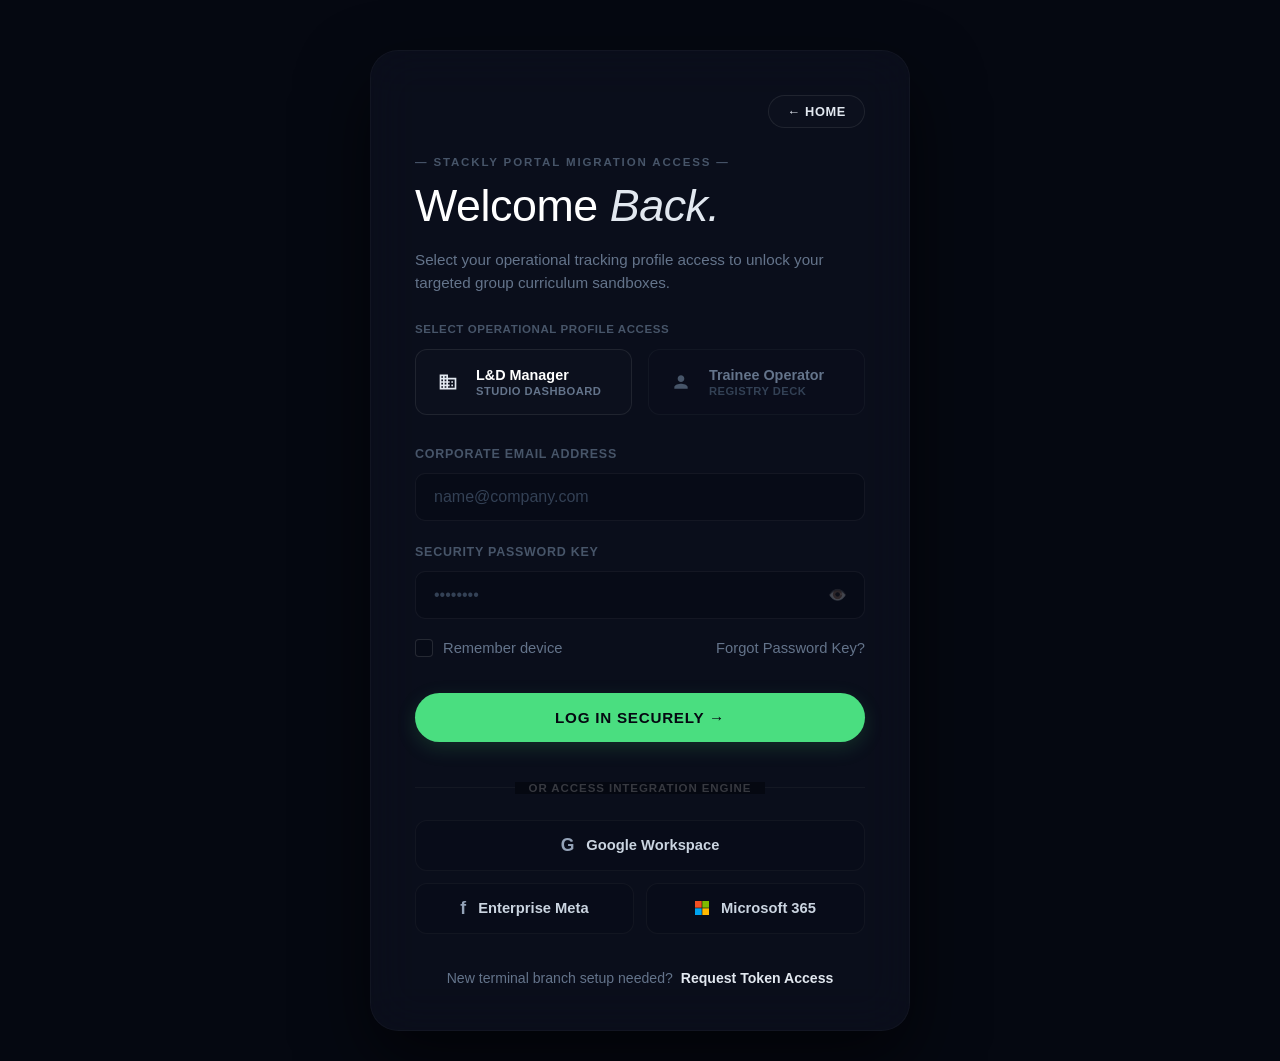
<file: login.html>
<!DOCTYPE html>
<html lang="en">
<head>
<meta charset="UTF-8">
<meta name="viewport" content="width=device-width, initial-scale=1.0">
<title>Stackly Portal - Secure Access Gate</title>
<style>
/* ========================================================
   STACKLY SECURE AUTHENTICATION GATEWAY — CORPORATE STYLES
   ======================================================== */

* {
    margin: 0;
    padding: 0;
    box-sizing: border-box;
    font-family: -apple-system, BlinkMacSystemFont, 'Segoe UI', Roboto, sans-serif;
}

html, body {
    height: 100%;
}

body {
    background-color: #050811;
}

/* FLUID SCROLL SYSTEM */
.auth-gateway-scroll-wrapper {
    width: 100%;
    min-height: 100dvh;
    overflow-x: hidden;
    overflow-y: auto;
    background-color: #050811;
    -webkit-overflow-scrolling: touch;
}

.auth-gateway-viewport {
    width: 100%;
    min-height: 100dvh;
    display: flex;
    align-items: center;
    justify-content: center;
    padding: clamp(20px, 5vw, 50px) clamp(16px, 6%, 6%) clamp(20px, 4vw, 30px);
}

/* GLASS CARD */
.auth-glass-container {
    width: 100%;
    max-width: 540px;
    background-color: rgba(18, 24, 41, 0.45);
    backdrop-filter: blur(24px);
    -webkit-backdrop-filter: blur(24px);
    border: 1px solid rgba(255, 255, 255, 0.03);
    border-radius: 28px;
    padding: clamp(24px, 5vw, 44px);
    box-shadow: 0 30px 70px rgba(0, 0, 0, 0.6);
    display: flex;
    flex-direction: column;
    position: relative;
    transition: border-color 0.4s ease, box-shadow 0.4s ease;
}

.auth-glass-container:hover {
    border-color: rgba(74, 222, 128, 0.15);
    box-shadow: 0 0 35px rgba(74, 222, 128, 0.04), 0 30px 70px rgba(0, 0, 0, 0.6);
}

/* UPPER ACTION RIBBON */
.auth-header-actions {
    width: 100%;
    display: flex;
    justify-content: flex-end;
    margin-bottom: 24px;
}

.btn-back-home {
    font-size: 0.8rem;
    font-weight: 700;
    color: #E2E8F0;
    text-decoration: none;
    border: 1px solid rgba(255, 255, 255, 0.08);
    padding: 8px 18px;
    border-radius: 30px;
    letter-spacing: 0.05em;
    background-color: rgba(255, 255, 255, 0.01);
    transition: all 0.25s ease;
}

.btn-back-home:hover,
.btn-back-home:focus-visible {
    color: #4ADE80;
    border-color: rgba(74, 222, 128, 0.25);
    background-color: rgba(74, 222, 128, 0.04);
}

/* BRAND IDENTIFIERS */
.auth-brand-strip {
    text-align: left;
    margin-bottom: 28px;
}

.auth-pretitle {
    font-size: 0.72rem;
    font-weight: 700;
    color: #475569;
    letter-spacing: 0.16em;
    display: inline-block;
    margin-bottom: 12px;
}

.auth-main-title {
    font-size: clamp(1.8rem, 6vw, 2.8rem);
    font-weight: 400;
    color: #FFFFFF;
    letter-spacing: -0.01em;
    line-height: 1.15;
    margin-bottom: 16px;
}

.auth-main-title em {
    font-style: italic;
    font-weight: 300;
    color: #E2E8F0;
}

.auth-subtitle {
    font-size: 0.95rem;
    line-height: 1.55;
    color: #64748B;
    max-width: 60ch;
}

.role-matrix-title {
    font-size: 0.72rem;
    font-weight: 700;
    color: #475569;
    letter-spacing: 0.05em;
    text-align: left;
    margin-bottom: 14px;
    display: block;
}

/* ROLE SELECTOR TILES */
.role-selector-matrix {
    display: grid;
    grid-template-columns: repeat(2, 1fr);
    gap: 16px;
    width: 100%;
    margin-bottom: 32px;
}

.role-toggle-node {
    background-color: rgba(10, 15, 29, 0.25);
    border: 1px solid rgba(255, 255, 255, 0.04);
    border-radius: 12px;
    padding: 16px;
    display: flex;
    align-items: center;
    gap: 12px;
    cursor: pointer;
    text-align: left;
    transition: all 0.3s cubic-bezier(0.4, 0, 0.2, 1);
    min-width: 0;
}

.role-toggle-node:focus-visible {
    outline: 2px solid #4ADE80;
    outline-offset: 2px;
}

.role-icon-vector {
    width: 32px;
    height: 32px;
    display: flex;
    align-items: center;
    justify-content: center;
    flex-shrink: 0;
}

.role-icon-vector svg {
    width: 20px;
    height: 20px;
    fill: #475569;
    transition: fill 0.3s ease;
}

.role-meta-info {
    min-width: 0;
}

.role-meta-info h4 {
    font-size: 0.9rem;
    font-weight: 600;
    color: #64748B;
    margin-bottom: 2px;
    transition: color 0.3s ease;
    white-space: nowrap;
    overflow: hidden;
    text-overflow: ellipsis;
}

.role-meta-info p {
    font-size: 0.7rem;
    font-weight: 700;
    color: #334155;
    letter-spacing: 0.04em;
}

.role-toggle-node.active {
    border-color: rgba(255, 255, 255, 0.08);
    background-color: rgba(255, 255, 255, 0.01);
}

.role-toggle-node.active .role-icon-vector svg { fill: #E2E8F0; }
.role-toggle-node.active .role-meta-info h4 { color: #FFFFFF; }
.role-toggle-node.active .role-meta-info p { color: #64748B; }

/* FORM */
.auth-form-element {
    display: flex;
    flex-direction: column;
    gap: 24px;
    width: 100%;
}

.auth-input-group {
    display: flex;
    flex-direction: column;
    align-items: flex-start;
    width: 100%;
}

.auth-field-label {
    font-size: 0.78rem;
    font-weight: 700;
    color: #475569;
    letter-spacing: 0.06em;
    margin-bottom: 12px;
    text-transform: uppercase;
}

.auth-input-field {
    width: 100%;
    background-color: rgba(5, 8, 17, 0.3);
    border: 1px solid rgba(255, 255, 255, 0.05);
    border-radius: 10px;
    padding: 14px 18px;
    font-size: 1rem;
    color: #FFFFFF;
    outline: none;
    transition: border-color 0.3s ease, box-shadow 0.3s ease;
}

.auth-input-field::placeholder { color: #334155; }

.auth-input-field:focus-visible {
    border-color: rgba(74, 222, 128, 0.35);
    box-shadow: 0 0 12px rgba(74, 222, 128, 0.15);
}

.password-field-wrapper {
    position: relative;
    width: 100%;
}

.password-field-wrapper .auth-input-field {
    padding-right: 46px;
}

.password-toggle-eye {
    position: absolute;
    right: 18px;
    top: 50%;
    transform: translateY(-50%);
    font-size: 0.95rem;
    cursor: pointer;
    opacity: 0.25;
    user-select: none;
    transition: opacity 0.2s ease;
    background: none;
    border: none;
    color: inherit;
}
.password-toggle-eye:hover,
.password-toggle-eye:focus-visible { opacity: 0.6; }

/* UTILITIES ROW */
.auth-utilities-row {
    display: flex;
    justify-content: space-between;
    align-items: center;
    width: 100%;
    font-size: 0.92rem;
    margin-top: -4px;
    flex-wrap: wrap;
    gap: 10px;
}

.custom-checkbox-container {
    display: flex;
    align-items: center;
    position: relative;
    cursor: pointer;
    user-select: none;
    color: #64748B;
}

.custom-checkbox-container input {
    position: absolute;
    opacity: 0;
    cursor: pointer;
    height: 0;
    width: 0;
}

.checkmark-box {
    height: 18px;
    width: 18px;
    background-color: rgba(5, 8, 17, 0.3);
    border: 1px solid rgba(255, 255, 255, 0.12);
    border-radius: 4px;
    margin-right: 10px;
    position: relative;
    transition: all 0.2s ease;
    flex-shrink: 0;
}

.custom-checkbox-container input:checked ~ .checkmark-box {
    background-color: #4ADE80;
    border-color: #4ADE80;
}

.checkmark-box::after {
    content: "";
    position: absolute;
    display: none;
    left: 6px;
    top: 3px;
    width: 4px;
    height: 8px;
    border: solid #050811;
    border-width: 0 2px 2px 0;
    transform: rotate(45deg);
}

.custom-checkbox-container input:checked ~ .checkmark-box::after { display: block; }
.custom-checkbox-container input:focus-visible ~ .checkmark-box { outline: 2px solid #4ADE80; outline-offset: 2px; }
.checkbox-label-text { font-weight: 500; }
.auth-forgot-trigger { color: #64748B; text-decoration: none; font-weight: 500; transition: color 0.2s ease; }
.auth-forgot-trigger:hover, .auth-forgot-trigger:focus-visible { color: #FFFFFF; }

/* SUBMIT BUTTON */
.auth-submit-wrapper {
    position: relative;
    width: 100%;
    margin-top: 12px;
}

.btn-auth-secure-submit {
    width: 100%;
    background-color: #4ADE80;
    color: #050811;
    border: none;
    padding: 16px 32px;
    font-size: 0.95rem;
    font-weight: 700;
    letter-spacing: 0.05em;
    border-radius: 30px;
    cursor: pointer;
    box-shadow: 0 6px 20px rgba(74, 222, 128, 0.15);
    transition: transform 0.25s ease, background-color 0.25s ease, box-shadow 0.25s ease;
    text-transform: uppercase;
}

.btn-auth-secure-submit:hover {
    background-color: #22C55E;
    transform: translateY(-2px);
    box-shadow: 0 8px 24px rgba(34, 197, 94, 0.3);
}

.btn-auth-secure-submit:focus-visible {
    outline: 2px solid #FFFFFF;
    outline-offset: 3px;
}

.auth-validation-notice {
    position: absolute;
    bottom: -24px;
    left: 0;
    width: 100%;
    text-align: center;
    font-size: 0.8rem;
    font-weight: 600;
    color: #F87171;
    opacity: 0;
    transform: translateY(-4px);
    transition: opacity 0.25s ease, transform 0.25s ease;
    pointer-events: none;
}

.auth-validation-notice.reveal-notice { opacity: 1; transform: translateY(0); }

/* SOCIAL DIVIDER */
.social-sign-divider {
    width: 100%;
    text-align: center;
    position: relative;
    margin: 36px 0 24px 0;
}

.social-sign-divider::before {
    content: '';
    position: absolute;
    top: 50%;
    left: 0;
    width: 100%;
    height: 1px;
    background-color: rgba(255, 255, 255, 0.04);
    z-index: 1;
}

.divider-line-span {
    position: relative;
    z-index: 2;
    background-color: #050811;
    padding: 0 14px;
    font-size: 0.72rem;
    font-weight: 700;
    color: rgba(255, 255, 255, 0.2);
    letter-spacing: 0.08em;
}

.social-links-matrix-dock {
    display: flex;
    flex-direction: column;
    gap: 12px;
    width: 100%;
}

.btn-social-gate-link {
    display: flex;
    align-items: center;
    justify-content: center;
    gap: 12px;
    background-color: rgba(5, 8, 17, 0.15);
    border: 1px solid rgba(255, 255, 255, 0.04);
    padding: 14px 24px;
    border-radius: 12px;
    font-size: 0.92rem;
    font-weight: 600;
    color: #CBD5E1;
    text-decoration: none;
    transition: all 0.25s ease;
}

.btn-social-gate-link.google-row { width: 100%; }

.social-twin-row-grid {
    display: grid;
    grid-template-columns: repeat(2, 1fr);
    gap: 12px;
    width: 100%;
}

.social-brand-letter {
    font-weight: 800;
    font-size: 1.1rem;
    color: #94A3B8;
}

.microsoft-vector-icon {
    width: 14px;
    height: 14px;
    flex-shrink: 0;
}

.btn-social-gate-link:hover,
.btn-social-gate-link:focus-visible {
    background-color: rgba(255, 255, 255, 0.02);
    border-color: rgba(255, 255, 255, 0.1);
    color: #FFFFFF;
}

/* FOOTER */
.auth-gateway-footer {
    width: 100%;
    text-align: center;
    margin-top: 36px;
    font-size: 0.88rem;
    color: #64748B;
}

.auth-register-trigger {
    color: #E2E8F0;
    text-decoration: none;
    font-weight: 700;
    margin-left: 4px;
    transition: color 0.2s ease;
}
.auth-register-trigger:hover, .auth-register-trigger:focus-visible { color: #4ADE80; }

/* ========================================================
   RESPONSIVE BREAKPOINTS
   ======================================================== */
@media (max-width: 640px) {
    .auth-gateway-viewport { padding: 28px 4% 20px; align-items: flex-start; }
    .auth-glass-container { padding: 28px 20px; border-radius: 20px; }
    .role-selector-matrix { grid-template-columns: 1fr; gap: 10px; }
    .social-twin-row-grid { grid-template-columns: 1fr; gap: 10px; }
    .auth-input-field { padding: 12px 14px; font-size: 0.95rem; }
    .btn-auth-secure-submit { padding: 14px 24px; font-size: 0.88rem; }
    .auth-utilities-row { font-size: 0.85rem; }
}

@media (max-width: 380px) {
    .auth-glass-container { padding: 22px 16px; border-radius: 16px; }
    .btn-back-home { padding: 6px 14px; font-size: 0.72rem; }
}

@media (prefers-reduced-motion: reduce) {
    * { transition: none !important; animation: none !important; }
}
</style>
</head>
<body>

<div class="auth-gateway-scroll-wrapper">
    <main class="auth-gateway-viewport">
        <div class="auth-glass-container">

            <div class="auth-header-actions">
                <a href="index.html" class="btn-back-home">← HOME</a>
            </div>

            <div class="auth-brand-strip">
                <span class="auth-pretitle">— STACKLY PORTAL MIGRATION ACCESS —</span>
                <h1 class="auth-main-title">Welcome <em>Back.</em></h1>
                <p class="auth-subtitle">Select your operational tracking profile access to unlock your targeted group curriculum sandboxes.</p>
            </div>

            <span class="role-matrix-title">SELECT OPERATIONAL PROFILE ACCESS</span>

            <div class="role-selector-matrix" role="radiogroup" aria-label="Operational profile">
                <div class="role-toggle-node active" id="role-node-owner" data-role="owner" role="radio" aria-checked="true" tabindex="0">
                    <span class="role-icon-vector">
                        <svg viewBox="0 0 24 24" aria-hidden="true"><path d="M12 7V3H2v18h20V7H12zM6 19H4v-2h2v2zm0-4H4v-2h2v2zm0-4H4V9h2v2zm0-4H4V5h2v2zm4 12H8v-2h2v2zm0-4H8v-2h2v2zm0-4H8V9h2v2zm0-4H8V5h2v2zm10 12h-8v-2h2v-2h-2v-2h2v-2h-2V9h8v10zm-2-8h-2v2h2v-2zm0 4h-2v2h2v-2z"/></svg>
                    </span>
                    <div class="role-meta-info">
                        <h4>L&amp;D Manager</h4>
                        <p>STUDIO DASHBOARD</p>
                    </div>
                </div>

                <div class="role-toggle-node" id="role-node-client" data-role="client" role="radio" aria-checked="false" tabindex="0">
                    <span class="role-icon-vector">
                        <svg viewBox="0 0 24 24" aria-hidden="true"><path d="M12 12c2.21 0 4-1.79 4-4s-1.79-4-4-4-4 1.79-4 4 1.79 4 4 4zm0 2c-2.67 0-8 1.34-8 4v2h16v-2c0-2.66-5.33-4-8-4z"/></svg>
                    </span>
                    <div class="role-meta-info">
                        <h4>Trainee Operator</h4>
                        <p>REGISTRY DECK</p>
                    </div>
                </div>
            </div>

            <form class="auth-form-element" id="portal-secure-login-form" novalidate>

                <div class="auth-input-group">
                    <label class="auth-field-label" for="auth-email-input">CORPORATE EMAIL ADDRESS</label>
                    <input type="email" class="auth-input-field" id="auth-email-input" placeholder="name@company.com" autocomplete="email">
                </div>

                <div class="auth-input-group">
                    <label class="auth-field-label" for="auth-password-input">SECURITY PASSWORD KEY</label>
                    <div class="password-field-wrapper">
                        <input type="password" class="auth-input-field" id="auth-password-input" placeholder="••••••••" autocomplete="current-password">
                        <button type="button" class="password-toggle-eye" aria-label="Show password">👁️</button>
                    </div>
                </div>

                <div class="auth-utilities-row">
                    <label class="custom-checkbox-container">
                        <input type="checkbox" id="remember-me-checkbox">
                        <span class="checkmark-box"></span>
                        <span class="checkbox-label-text">Remember device</span>
                    </label>
                    <a href="404.html" class="auth-forgot-trigger">Forgot Password Key?</a>
                </div>

                <div class="auth-submit-wrapper">
                    <button type="submit" class="btn-auth-secure-submit">LOG IN SECURELY →</button>
                    <span class="auth-validation-notice" id="auth-warning-alert-label" role="alert">Please fill the fields</span>
                </div>

            </form>

            <div class="social-sign-divider">
                <span class="divider-line-span">OR ACCESS INTEGRATION ENGINE</span>
            </div>

            <div class="social-links-matrix-dock">
                <a href="404.html" class="btn-social-gate-link google-row">
                    <span class="social-brand-letter">G</span> Google Workspace
                </a>
                <div class="social-twin-row-grid">
                    <a href="404.html" class="btn-social-gate-link">
                        <span class="social-brand-letter font-facebook">f</span> Enterprise Meta
                    </a>
                    <a href="404.html" class="btn-social-gate-link">
                        <svg class="microsoft-vector-icon" viewBox="0 0 23 23" aria-hidden="true">
                            <path fill="#F25022" d="M0 0h11v11H0z"/>
                            <path fill="#7FBA00" d="M12 0h11v11H12z"/>
                            <path fill="#00A4EF" d="M0 12h11v11H0z"/>
                            <path fill="#FFB900" d="M12 12h11v11H12z"/>
                        </svg>
                        Microsoft 365
                    </a>
                </div>
            </div>

            <div class="auth-gateway-footer">
                <p>New terminal branch setup needed? <a href="signup.html" class="auth-register-trigger">Request Token Access</a></p>
            </div>

        </div>
    </main>
</div>

<script>
document.addEventListener("DOMContentLoaded", () => {

    // 1. ROLE SELECTION
    const roleNodesList = document.querySelectorAll(".role-toggle-node");
    let activeSelectedRole = "owner";

    function selectRole(node) {
        roleNodesList.forEach(item => {
            item.classList.remove("active");
            item.setAttribute("aria-checked", "false");
        });
        node.classList.add("active");
        node.setAttribute("aria-checked", "true");
        activeSelectedRole = node.getAttribute("data-role");
    }

    roleNodesList.forEach(node => {
        node.addEventListener("click", () => selectRole(node));
        node.addEventListener("keydown", (e) => {
            if (e.key === "Enter" || e.key === " ") {
                e.preventDefault();
                selectRole(node);
            }
        });
    });

    // 2. PASSWORD VISIBILITY TOGGLE
    const passwordInput = document.getElementById("auth-password-input");
    const eyeToggleIcon = document.querySelector(".password-toggle-eye");

    if (passwordInput && eyeToggleIcon) {
        eyeToggleIcon.addEventListener("click", () => {
            const isHidden = passwordInput.type === "password";
            passwordInput.type = isHidden ? "text" : "password";
            eyeToggleIcon.textContent = isHidden ? "🔒" : "👁️";
            eyeToggleIcon.setAttribute("aria-label", isHidden ? "Hide password" : "Show password");
        });
    }

    // 3. FORM VALIDATION + SUBMIT
    const authForm = document.getElementById("portal-secure-login-form");
    const emailFieldInput = document.getElementById("auth-email-input");
    const warningAlertLabelNode = document.getElementById("auth-warning-alert-label");

    function showWarning(message) {
        warningAlertLabelNode.textContent = message;
        warningAlertLabelNode.classList.add("reveal-notice");
        setTimeout(() => warningAlertLabelNode.classList.remove("reveal-notice"), 3500);
    }

    if (authForm && warningAlertLabelNode) {
        authForm.addEventListener("submit", (event) => {
            event.preventDefault();

            const emailValueText = emailFieldInput ? emailFieldInput.value.trim() : "";
            const passwordValueText = passwordInput ? passwordInput.value.trim() : "";

            if (emailValueText === "" || passwordValueText === "") {
                showWarning("Please fill the fields");
                return;
            }

            if (!emailValueText.includes("@") || emailValueText.length < 5) {
                showWarning("Please enter a valid corporate email format");
                return;
            }

            try {
                localStorage.setItem("stackly_operator_cached_email", emailValueText);
                localStorage.setItem("stackly_operator_active_role", activeSelectedRole);
            } catch (e) {
                // storage unavailable — continue without persistence
            }

            if (activeSelectedRole === "owner") {
                window.location.href = "partner-dashboard.html";
            } else if (activeSelectedRole === "client") {
                window.location.href = "client-dashboard.html";
            } else {
                window.location.href = "404.html";
            }
        });

        [emailFieldInput, passwordInput].forEach(field => {
            if (field) {
                field.addEventListener("input", () => {
                    warningAlertLabelNode.classList.remove("reveal-notice");
                });
            }
        });
    }
});
</script>
</body>
</html>
</file>
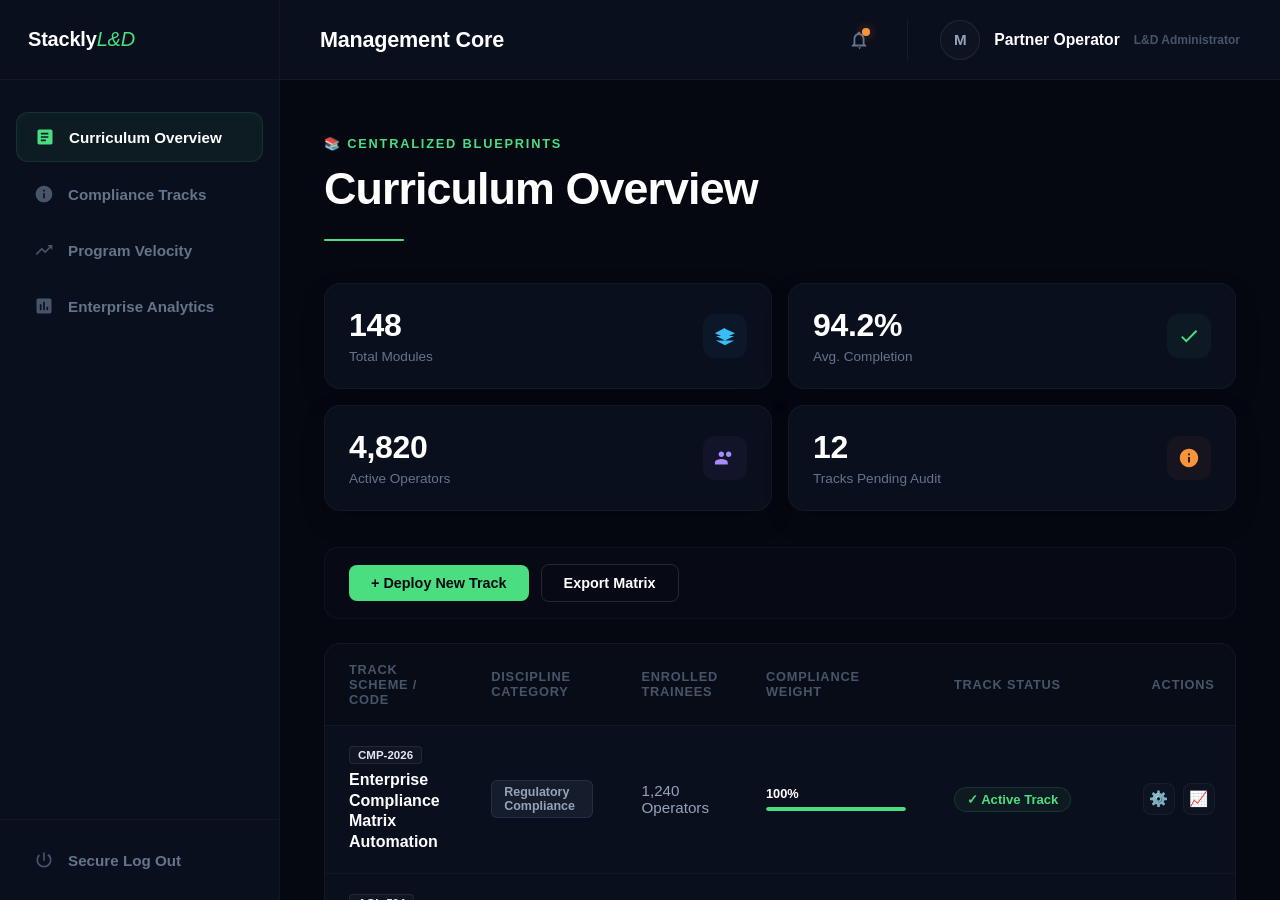
<file: partner-dashboard.html>
<!DOCTYPE html>
<html lang="en">
<head>
    <meta charset="UTF-8">
    <meta name="viewport" content="width=device-width, initial-scale=1.0">
    <title>Stackly Portal - Partner Training Dashboard</title>
    <link rel="stylesheet" href="style.css">
</head>
<body>

    <!-- BLURRY BACKDROP MASK FOR RESPONSIVE MENU SIDEBAR CLOSURES -->
    <div class="dashboard-blur-backdrop-mask" id="dashboard-blur-backdrop-mask"></div>

    <!-- MAIN APP FLOW LAYOUT CONTAINER -->
    <div class="dashboard-app-frame">

        <!-- Left Column: Sticky L&D Corporate Sidebar Navigation Menu -->
        <aside class="dashboard-sidebar-panel" id="dashboard-sidebar-panel">
            <div class="sidebar-header-wrapper">
                <!-- Brand logo behaves as an instant interactive dashboard reset trigger -->
                <a href="#" class="sidebar-brand-refresh-link" id="sidebar-brand-refresh-logo">
                 
                    <span class="sidebar-brand-name">Stackly<em>L&D</em></span>
                </a>
                <!-- Mobile Only Hidden Close Control Button -->
                <button class="btn-sidebar-close" id="sidebar-close-trigger" aria-label="Close Sidebar Menu">✕</button>
            </div>

            <!-- SCROLLER DOCK FOR SIDEBAR LINKS -->
            <nav class="sidebar-navigation-dock">
                <ul class="sidebar-menu-list">
                    <li>
                        <a href="#" class="menu-nav-anchor active" data-target-section="panel-curriculum-overview">
                            <!-- Curriculum Overview Icon -->
                            <svg class="menu-svg-vector-icon" viewBox="0 0 24 24"><path d="M19 3H5c-1.1 0-2 .9-2 2v14c0 1.1.9 2 2 2h14c1.1 0 2-.9 2-2V5c0-1.1-.9-2-2-2zm-5 14H7v-2h6v2zm3-4H7v-2h9v2zm0-4H7V7h9v2z"/></svg>
                            <span class="anchor-item-text">Curriculum Overview</span>
                        </a>
                    </li>
                  
                    <li>
                        <a href="#" class="menu-nav-anchor" data-target-section="panel-compliance-tracks">
                            <!-- Compliance Tracks Icon -->
                            <svg class="menu-svg-vector-icon" viewBox="0 0 24 24"><path d="M12 2C6.48 2 2 6.48 2 12s4.48 10 10 10 10-4.48 10-10S17.52 2 12 2zm1 15h-2v-6h2v6zm0-8h-2V7h2v2z"/></svg>
                            <span class="anchor-item-text">Compliance Tracks</span>
                        </a>
                    </li>
                    <li>
                        <a href="#" class="menu-nav-anchor" data-target-section="panel-program-velocity">
                            <!-- Program Velocity Icon -->
                            <svg class="menu-svg-vector-icon" viewBox="0 0 24 24"><path d="M16 6l2.29 2.29-4.88 4.88-4-4L2 16.59 3.41 18l6-6 4 4 6.3-6.29L22 12V6h-6z"/></svg>
                            <span class="anchor-item-text">Program Velocity</span>
                        </a>
                    </li>
                    <li>
                        <a href="#" class="menu-nav-anchor" data-target-section="panel-enterprise-analytics">
                            <!-- Enterprise Analytics Icon -->
                            <svg class="menu-svg-vector-icon" viewBox="0 0 24 24"><path d="M19 3H5c-1.1 0-2 .9-2 2v14c0 1.1.9 2 2 2h14c1.1 0 2-.9 2-2V5c0-1.1-.9-2-2-2zM9 17H7v-7h2v7zm4 0h-2V7h2v17zm4 0h-2v-4h2v4z"/></svg>
                            <span class="anchor-item-text">Enterprise Analytics</span>
                        </a>
                    </li>
                </ul>
            </nav>

            <!-- FOOTER SESSION SIGNOUT DOCK -->
            <div class="sidebar-footer-action-dock">
                <a href="#" class="btn-sidebar-logout" id="portal-session-logout-trigger">
                    <svg class="menu-svg-vector-icon color-danger" viewBox="0 0 24 24"><path d="M13 3h-2v10h2V3zm4.33 2.12l-1.42 1.42C17.99 7.86 19 9.77 19 12c0 3.87-3.13 7-7 7s-7-3.13-7-7c0-2.23 1.01-4.14 2.09-5.46L5.67 5.12C4.04 6.87 3 9.31 3 12c0 4.97 4.03 9 9 9s9-4.03 9-9c0-2.69-1.04-5.13-2.67-6.88z"/></svg>
                    <span class="anchor-item-text">Secure Log Out</span>
                </a>
            </div>
        </aside>

        <!-- Right Column: Operational Console Viewport Content -->
        <div class="dashboard-viewport-console-wrapper">

            <!-- FIXED APP TOPHEADER BAR -->
            <header class="dashboard-app-topheader">
                <div class="topheader-left-cluster">
                    <!-- Hamburger icon view button triggers sidebar slide-in on mobile -->
                    <button class="dashboard-hamburger-trigger" id="dashboard-hamburger-trigger" aria-label="Open Navigation Sidebar">
                        <svg viewBox="0 0 24 24" class="hamburger-svg-icon"><path d="M3 18h18v-2H3v2zm0-5h18v-2H3v2zm0-7v2h18V6H3z"/></svg>
                    </button>
                    <h2 class="topheader-current-workspace">Management Core</h2>
                </div>

                <div class="topheader-right-cluster">
                    <!-- Notification Bell Component -->
                   <button class="topheader-action-bell-btn"
        aria-label="View Training System Alerts"
        onclick="window.location.href='404.html'">
    <svg viewBox="0 0 24 24" class="bell-svg-icon">
        <path d="M12 22c1.1 0 2-.9 2-2h-4c0-1.11.89-2 2-2zm6-6v-5c0-3.07-1.64-5.64-4.5-6.32V4c0-.83-.67-1-1.5-1s-1.5.17-1.5 1v.68C7.63 5.36 6 7.92 6 11v5l-2 2v1h16v-1l-2-2zm-2 1H8v-6c0-2.48 1.51-4.5 4-4.5s4 2.02 4 4.5v6z"/>
    </svg>
    <span class="bell-pulse-alert-dot"></span>
</button>
                    
                    <!-- Dynamic user name token component -->
                    <div class="topheader-profile-badge-pill">
                        <div class="profile-avatar-frame-avatar">
                            <span class="avatar-initials-placeholder">M</span>
                        </div>
                        
                            <span class="operator-first-name-token" id="dashboard-user-first-name">Loading...</span>
                            <span class="operator-tier-badge">L&D Administrator</span>
                        </div>
                    </div>
               
            </header>

            <!-- SWITCHABLE MULTI-SECTION WORKSPACE CANVASES -->
            <main class="dashboard-sections-stack-canvas" id="dashboard-sections-main-container">
                
             <!-- Section Viewport Panel 1: Elaborated Curriculum Overview -->
<section class="dashboard-section-viewport-panel active-view" id="panel-curriculum-overview">
    
    <!-- 1. CLEAN TYPOGRAPHIC HEADER BLOCK -->
    <div class="clean-section-header">
        <span class="clean-section-badge">📚 CENTRALIZED BLUEPRINTS</span>
        <h1 class="clean-section-title">Curriculum Overview</h1>
        <div class="clean-section-divider"></div>
    </div>

    <!-- 2. LIVE METRICS TELEMETRY ROW (Responsive 4-Column Grid Layout) -->
    <div class="curriculum-stats-grid">
        <!-- Card 1 -->
        <div class="curriculum-stat-card">
            <div class="stat-card-left">
                <span class="stat-num-metric">148</span>
                <span class="stat-label-text">Total Modules</span>
            </div>
            <div class="stat-card-vector icon-blue">
                <svg viewBox="0 0 24 24"><path d="M12 3L1 9l11 5 11-5-11-5zM2 17l10 5 10-5M2 12l10 5 10-5"/></svg>
            </div>
        </div>
        <!-- Card 2 -->
        <div class="curriculum-stat-card">
            <div class="stat-card-left">
                <span class="stat-num-metric">94.2%</span>
                <span class="stat-label-text">Avg. Completion</span>
            </div>
            <div class="stat-card-vector icon-green">
                <svg viewBox="0 0 24 24"><path d="M9 16.17L4.83 12l-1.42 1.41L9 19 21 7l-1.41-1.41z"/></svg>
            </div>
        </div>
        <!-- Card 3 -->
        <div class="curriculum-stat-card">
            <div class="stat-card-left">
                <span class="stat-num-metric">4,820</span>
                <span class="stat-label-text">Active Operators</span>
            </div>
            <div class="stat-card-vector icon-purple">
                <svg viewBox="0 0 24 24"><path d="M16 11c1.66 0 2.99-1.34 2.99-3S17.66 5 16 5s-3 1.34-3 3 1.34 3 3 3zm-8 0c1.66 0 2.99-1.34 2.99-3S9.66 5 8 5 5 6.34 5 8s1.34 3 3 3zm0 2c-2.33 0-7 1.17-7 3.5V19h14v-2.5c0-2.33-4.67-3.5-7-3.5z"/></svg>
            </div>
        </div>
        <!-- Card 4 -->
        <div class="curriculum-stat-card">
            <div class="stat-card-left">
                <span class="stat-num-metric">12</span>
                <span class="stat-label-text">Tracks Pending Audit</span>
            </div>
            <div class="stat-card-vector icon-orange">
                <svg viewBox="0 0 24 24"><path d="M12 2C6.48 2 2 6.48 2 12s4.48 10 10 10 10-4.48 10-10S17.52 2 12 2zm1 15h-2v-6h2v6zm0-8h-2V7h2v2z"/></svg>
            </div>
        </div>
    </div>

    <!-- 3. INTERACTIVE CURRICULUM MANAGEMENT TOOLBAR ROW -->
    <div class="curriculum-action-toolbar">
       
        <div class="toolbar-btn-group">
            <a href="404.html" class="btn-toolbar action-primary">+ Deploy New Track</a>
            <a href="404.html" class="btn-toolbar action-secondary">Export Matrix</a>
        </div>
    </div>

    <!-- 4. HIGH-PERFORMANCE DATA TABLE TREE CONTAINER (With horizontal responsive lane) -->
    <div class="curriculum-table-responsive-lane">
        <table class="curriculum-data-table">
            <thead>
                <tr>
                    <th>TRACK SCHEME / CODE</th>
                    <th>DISCIPLINE CATEGORY</th>
                    <th>ENROLLED TRAINEES</th>
                    <th>COMPLIANCE WEIGHT</th>
                    <th>TRACK STATUS</th>
                    <th class="text-right-alignment">ACTIONS</th>
                </tr>
            </thead>
            <tbody>
                <!-- Row 1 -->
                <tr>
                    <td class="table-bold-title-cell">
                        <div class="track-title-block">
                            <span class="track-code-pill">CMP-2026</span>
                            <h4>Enterprise Compliance Matrix Automation</h4>
                        </div>
                    </td>
                    <td><span class="discipline-badge badge-slate">Regulatory Compliance</span></td>
                    <td class="text-light-slate">1,240 Operators</td>
                    <td>
                        <div class="weight-progress-wrapper">
                            <span class="weight-percentage-text">100%</span>
                            <div class="progress-bar-track"><div class="progress-bar-fill filled-max"></div></div>
                        </div>
                    </td>
                    <td><span class="status-neon-badge label-green">✓ Active Track</span></td>
                    <td class="text-right-alignment">
                        <div class="table-action-dots-row">
                            <a href="404.html" class="btn-table-action" title="Edit Track Parameters">⚙️</a>
                            <a href="404.html" class="btn-table-action" title="View Real-Time Metrics">📈</a>
                        </div>
                    </td>
                </tr>
                <!-- Row 2 -->
                <tr>
                    <td class="table-bold-title-cell">
                        <div class="track-title-block">
                            <span class="track-code-pill">AGL-504</span>
                            <h4>Agile Sprints & Divisional Velocity Matrix</h4>
                        </div>
                    </td>
                    <td><span class="discipline-badge badge-slate">Management Sprints</span></td>
                    <td class="text-light-slate">850 Operators</td>
                    <td>
                        <div class="weight-progress-wrapper">
                            <span class="weight-percentage-text">75%</span>
                            <div class="progress-bar-track"><div class="progress-bar-fill filled-high"></div></div>
                        </div>
                    </td>
                    <td><span class="status-neon-badge label-green">✓ Active Track</span></td>
                    <td class="text-right-alignment">
                        <div class="table-action-dots-row">
                            <a href="404.html" class="btn-table-action" title="Edit Track Parameters">⚙️</a>
                            <a href="404.html" class="btn-table-action" title="View Real-Time Metrics">📈</a>
                        </div>
                    </td>
                </tr>
                <!-- Row 3 -->
                <tr>
                    <td class="table-bold-title-cell">
                        <div class="track-title-block">
                            <span class="track-code-pill">TEC-902</span>
                            <h4>Technical Micro-Architecture Sandbox Clinics</h4>
                        </div>
                    </td>
                    <td><span class="discipline-badge badge-slate">Technical Labs</span></td>
                    <td class="text-light-slate">2,410 Operators</td>
                    <td>
                        <div class="weight-progress-wrapper">
                            <span class="weight-percentage-text">42%</span>
                            <div class="progress-bar-track"><div class="progress-bar-fill filled-mid"></div></div>
                        </div>
                    </td>
                    <td><span class="status-neon-badge label-orange">⏰ Auditing Phase</span></td>
                    <td class="text-right-alignment">
                        <div class="table-action-dots-row">
                            <a href="404.html" class="btn-table-action" title="Edit Track Parameters">⚙️</a>
                            <a href="404.html" class="btn-table-action" title="View Real-Time Metrics">📈</a>
                        </div>
                    </td>
                </tr>
                <!-- Row 4 -->
                <tr>
                    <td class="table-bold-title-cell">
                        <div class="track-title-block">
                            <span class="track-code-pill">LND-102</span>
                            <h4>Asymmetric Advanced Leadership Sandbox</h4>
                        </div>
                    </td>
                    <td><span class="discipline-badge badge-slate">Strategic Consulting</span></td>
                    <td class="text-light-slate">320 Operators</td>
                    <td>
                        <div class="weight-progress-wrapper">
                            <span class="weight-percentage-text">15%</span>
                            <div class="progress-bar-track"><div class="progress-bar-fill filled-low"></div></div>
                        </div>
                    </td>
                    <td><span class="status-neon-badge label-gray">⤗ Uninitialized</span></td>
                    <td class="text-right-alignment">
                        <div class="table-action-dots-row">
                            <a href="404.html" class="btn-table-action" title="Edit Track Parameters">⚙️</a>
                            <a href="404.html" class="btn-table-action" title="View Real-Time Metrics">📈</a>
                        </div>
                    </td>
                </tr>
            </tbody>
        </table>
    </div>

</section>

<style>
    /* ========================================================
   ELABORATED CURRICULUM OVERVIEW WORKSPACE COMPONENT STYLES
   ======================================================== */

/* 1. LIVE TELEMETRY STATS CARDS ROW (Fluid Multi-Column Engine) */
.curriculum-stats-grid {
    display: grid;
    grid-template-columns: repeat(4, 1fr); /* Responsive 4-column master matrix array */
    gap: 24px;
    width: 100%;
    margin-top: 32px;
}

.curriculum-stat-card {
    background-color: #0A0F1D; 
    border: 1px solid rgba(255, 255, 255, 0.04);
    border-radius: 16px;
    padding: 24px;
    display: flex;
    align-items: center;
    justify-content: space-between;
    box-shadow: 0 10px 25px rgba(0, 0, 0, 0.2);
    transition: transform 0.3s cubic-bezier(0.25, 1, 0.5, 1), border-color 0.3s ease, box-shadow 0.3s ease;
}

.stat-card-left {
    display: flex;
    flex-direction: column;
    align-items: flex-start;
    text-align: left;
}

.stat-num-metric {
    font-size: 2rem;
    font-weight: 700;
    color: #FFFFFF;
    line-height: 1.1;
    margin-bottom: 6px;
    letter-spacing: -0.01em;
}

.stat-label-text {
    font-size: 0.85rem;
    color: #64748B;
    font-weight: 500;
    text-transform: capitalize;
}

.stat-card-vector {
    width: 44px;
    height: 44px;
    border-radius: 12px;
    display: flex;
    align-items: center;
    justify-content: center;
    flex-shrink: 0;
}

.stat-card-vector svg {
    width: 22px;
    height: 22px;
}

/* Customized Vector Identity Tints matching Stackly Guidelines */
.icon-blue { background-color: rgba(56, 189, 248, 0.05); } .icon-blue svg { fill: #38BDF8; }
.icon-green { background-color: rgba(74, 222, 128, 0.05); } .icon-green svg { fill: #4ADE80; }
.icon-purple { background-color: rgba(167, 139, 250, 0.05); } .icon-purple svg { fill: #A78BFA; }
.icon-orange { background-color: rgba(251, 146, 60, 0.05); } .icon-orange svg { fill: #FB923C; }

/* Micro interaction card hover buoyancy shifts */
.curriculum-stat-card:hover {
    transform: translateY(-4px);
    border-color: rgba(74, 222, 128, 0.25); /* Boundary ring pops to Ancient Green */
    box-shadow: 0 15px 30px rgba(74, 222, 128, 0.03), 0 15px 35px rgba(0, 0, 0, 0.35);
}

/* ========================================================
   2. INTERACTIVE CURRICULUM MANAGEMENT TOOLBAR ROW
   ======================================================== */
.curriculum-action-toolbar {
    display: flex;
    align-items: center;
    justify-content: space-between;
    width: 100%;
    margin-top: 36px;
    background-color: rgba(10, 15, 29, 0.4);
    border: 1px solid rgba(255, 255, 255, 0.03);
    padding: 16px 24px;
    border-radius: 14px;
    gap: 20px;
}

.toolbar-search-box {
    display: flex;
    align-items: center;
    gap: 12px;
    background-color: rgba(5, 8, 17, 0.5);
    border: 1px solid rgba(255, 255, 255, 0.05);
    border-radius: 10px;
    padding: 10px 16px;
    width: 100%;
    max-width: 400px;
}

.search-lens-vector { font-size: 0.9rem; opacity: 0.4; }

.toolbar-input {
    width: 100%;
    background: transparent;
    border: none;
    outline: none;
    color: #FFFFFF;
    font-size: 0.95rem;
}
.toolbar-input::placeholder { color: #334155; }

.toolbar-btn-group {
    display: flex;
    align-items: center;
    gap: 12px;
}

.btn-toolbar {
    padding: 10px 22px;
    font-size: 0.9rem;
    font-weight: 700;
    text-decoration: none;
    border-radius: 8px;
    transition: all 0.25s ease;
    white-space: nowrap;
}

.btn-toolbar.action-primary {
    background-color: #4ADE80; /* Primary Ancient Green Activation Key */
    color: #050811;
}
.btn-toolbar.action-primary:hover { background-color: #22C55E; transform: translateY(-1px); }

.btn-toolbar.action-secondary {
    background-color: transparent;
    color: #FFFFFF;
    border: 1px solid rgba(255, 255, 255, 0.12);
}
.btn-toolbar.action-secondary:hover { background-color: rgba(255, 255, 255, 0.02); border-color: rgba(255, 255, 255, 0.25); }

/* ========================================================
   3. HIGH-PERFORMANCE DATA TABLE MATRIX
   ======================================================== */
.curriculum-table-responsive-lane {
    width: 100%;
    overflow-x: auto; /* Restores global layout native horizontal overflow scrolling boundaries */
    margin-top: 24px;
    border-radius: 16px;
    border: 1px solid rgba(255, 255, 255, 0.04);
    background-color: #0A0F1D;
    -webkit-overflow-scrolling: touch;
}

.curriculum-data-table {
    width: 100%;
    border-collapse: collapse;
    text-align: left;
    min-width: 900px; /* Locks table width boundaries to preserve column metrics rows formatting */
}

.curriculum-data-table th {
    background-color: rgba(5, 8, 17, 0.4);
    padding: 18px 24px;
    font-size: 0.8rem;
    font-weight: 700;
    color: #475569;
    letter-spacing: 0.06em;
    text-transform: uppercase;
    border-bottom: 1px solid rgba(255, 255, 255, 0.04);
}

.curriculum-data-table td {
    padding: 20px 24px;
    font-size: 0.95rem;
    color: #94A3B8;
    border-bottom: 1px solid rgba(255, 255, 255, 0.03);
    vertical-align: middle;
}

.curriculum-data-table tr:last-child td { border-bottom: none; }
.curriculum-data-table tr:hover td { background-color: rgba(255, 255, 255, 0.01); }

.table-bold-title-cell { width: 38%; }

.track-title-block {
    display: flex;
    flex-direction: column;
    align-items: flex-start;
    gap: 6px;
}

.track-code-pill {
    font-size: 0.72rem;
    font-weight: 700;
    background-color: rgba(255, 255, 255, 0.03);
    border: 1px solid rgba(255, 255, 255, 0.08);
    padding: 2px 8px;
    border-radius: 4px;
    color: #E2E8F0;
}

.track-title-block h4 {
    font-size: 1rem;
    font-weight: 600;
    color: #FFFFFF;
    line-height: 1.3;
}

/* Category Badges Styling Profiles */
.discipline-badge {
    font-size: 0.78rem;
    font-weight: 600;
    padding: 4px 12px;
    border-radius: 6px;
    display: inline-block;
}
.discipline-badge.badge-slate { background-color: rgba(51, 65, 85, 0.3); color: #94A3B8; border: 1px solid rgba(51, 65, 85, 0.5); }

.text-light-slate { color: #64748B; font-weight: 500; }

/* Progress Completion Telemetry Meters components */
.weight-progress-wrapper {
    display: flex;
    flex-direction: column;
    gap: 6px;
    width: 140px;
}

.weight-percentage-text { font-size: 0.8rem; font-weight: 700; color: #FFFFFF; line-height: 1; }

.progress-bar-track {
    width: 100%;
    height: 4px;
    background-color: #121829;
    border-radius: 2px;
    overflow: hidden;
}

.progress-bar-fill {
    height: 100%;
    border-radius: 2px;
}
.filled-max { width: 100%; background-color: #4ADE80; box-shadow: 0 0 8px rgba(74, 222, 128, 0.4); }
.filled-high { width: 75%; background-color: #38BDF8; }
.filled-mid { width: 42%; background-color: #A78BFA; }
.filled-low { width: 15%; background-color: #FB923C; }

/* Neon Status Badge Elements Group precisely matching template domain configurations */
.status-neon-badge {
    font-size: 0.82rem;
    font-weight: 700;
    padding: 4px 12px;
    border-radius: 20px;
    display: inline-flex;
    align-items: center;
    white-space: nowrap;
}
.label-green { background-color: rgba(74, 222, 128, 0.05); color: #4ADE80; border: 1px solid rgba(74, 222, 128, 0.15); }
.label-orange { background-color: rgba(251, 146, 60, 0.05); color: #FB923C; border: 1px solid rgba(251, 146, 60, 0.15); }
.label-gray { background-color: rgba(71, 85, 105, 0.2); color: #64748B; border: 1px solid rgba(71, 85, 105, 0.3); }

.text-right-alignment { text-align: right; }

.table-action-dots-row {
    display: flex;
    gap: 8px;
    justify-content: flex-end;
}

.btn-table-action {
    text-decoration: none;
    font-size: 0.95rem;
    background-color: rgba(255, 255, 255, 0.02);
    border: 1px solid rgba(255, 255, 255, 0.04);
    width: 32px;
    height: 32px;
    border-radius: 8px;
    display: flex;
    align-items: center;
    justify-content: center;
    transition: all 0.2s ease;
}
.btn-table-action:hover {
    background-color: rgba(255, 255, 255, 0.05);
    border-color: rgba(255, 255, 255, 0.15);
    transform: scale(1.05);
}

/* ========================================================
   FLUID RESPONSIVE SYSTEM MEDIA BREAKPOINTS PANELS
   ======================================================== */
@media (max-width: 1400px) {
    /* Compress stats grid columns dynamically to fit smaller screens comfortably */
    .curriculum-stats-grid { grid-template-columns: repeat(2, 1fr); gap: 16px; }
}

@media (max-width: 768px) {
    .curriculum-action-toolbar { flex-direction: column; align-items: stretch; gap: 16px; padding: 16px; }
    .toolbar-search-box { max-width: 100%; }
    .toolbar-btn-group { width: 100%; }
    .btn-toolbar { flex-grow: 1; text-align: center; justify-content: center; }
}

@media (max-width: 520px) {
    /* Force telemetry stats rows into a 1-column single fluid flow layout on compact mobile devices */
    .curriculum-stats-grid { grid-template-columns: 1fr; gap: 12px; }
    .curriculum-stat-card { padding: 16px; }
    .stat-num-metric { font-size: 1.65rem; }
}

</style>

             

               <!-- Section Viewport Panel 3: Elaborated Compliance Tracks Auditing Slate -->
<section class="dashboard-section-viewport-panel" id="panel-compliance-tracks">
    
    <!-- 1. CLEAN TYPOGRAPHIC HEADER BLOCK -->
    <div class="clean-section-header">
        <span class="clean-section-badge">🛡️ REGULATORY AUDITING</span>
        <h1 class="clean-section-title">Compliance Tracks</h1>
        <div class="clean-section-divider"></div>
    </div>

    <!-- 2. COMPLIANCE THRESHOLD SUMMARY WIDGETS (Responsive Row Matrix Grid) -->
    <div class="compliance-summary-grid">
        <!-- Widget 1: Overall Platform Compliance Index -->
        <div class="compliance-widget-card border-glow-green">
            <div class="widget-data-left">
                <span class="widget-metric-value">96.8%</span>
                <span class="widget-metric-label">Global Compliance Index</span>
            </div>
            <div class="widget-vector-icon icon-bg-green">
                <svg viewBox="0 0 24 24"><path d="M12 2C6.48 2 2 6.48 2 12s4.48 10 10 10 10-4.48 10-10S17.52 2 12 2zm1 15h-2v-6h2v6zm0-8h-2V7h2v2z"/></svg>
            </div>
        </div>

        <!-- Widget 2: Pending Mandatory Re-Certifications -->
        <div class="compliance-widget-card border-glow-amber">
            <div class="widget-data-left">
                <span class="widget-metric-value">14</span>
                <span class="widget-metric-label">Impending Expirations</span>
            </div>
            <div class="widget-vector-icon icon-bg-amber">
                <svg viewBox="0 0 24 24"><path d="M12 2C6.48 2 2 6.48 2 12s4.48 10 10 10 10-4.48 10-10S17.52 2 12 2zm1 17h-2v-2h2v2zm2.07-7.75l-.9.92C13.45 12.9 13 13.5 13 15h-2v-.5c0-1.1.45-1.9 1.14-2.56l1.24-1.26c.37-.36.56-.86.56-1.38 0-1.1-.9-2-2-2s-2 .9-2 2H7c0-2.76 2.24-5 5-5s5 2.24 5 5c0 1.04-.42 1.99-1.07 2.75z"/></svg>
            </div>
        </div>

        <!-- Widget 3: Active Monitored Corporate Divisions -->
        <div class="compliance-widget-card border-glow-blue">
            <div class="widget-data-left">
                <span class="widget-metric-value">26</span>
                <span class="widget-metric-label">Monitored Segments</span>
            </div>
            <div class="widget-vector-icon icon-bg-blue">
                <svg viewBox="0 0 24 24"><path d="M12 22C6.49 22 2 17.51 2 12S6.49 2 12 2s10 4.49 10 10-4.49 10-10 10zm0-18c-4.41 0-8 3.59-8 8s3.59 8 8 8 8-3.59 8-8-3.59-8-8-8z"/></svg>
            </div>
        </div>
    </div>

    <!-- 3. DETAILED REGULATORY TRACKS MATRIX & RISK PANEL SPLIT -->
    <div class="compliance-split-layout-grid">
        
        <!-- LEFT FLEX SUB-COLUMN: Interactive Auditing Database Lane -->
        <div class="compliance-database-card">
            <div class="sub-card-header">
                <h3>Monitored Division Verification Track</h3>
                <p>Real-time regulatory tracking log across primary enterprise learning blocks.</p>
            </div>
            
            <div class="compliance-responsive-table-holder">
                <table class="compliance-data-table">
                    <thead>
                        <tr>
                            <th>AUDIT CATEGORY</th>
                            <th>DEPARTMENT DIVISION</th>
                            <th>COMPLIANCE STATUS</th>
                            <th class="text-right-alignment">LOG TRACK</th>
                        </tr>
                    </thead>
                    <tbody>
                        <tr>
                            <td class="bold-text-white">Legal Mandate Sync</td>
                            <td>Engineering Matrix</td>
                            <td><span class="compliance-neon-tag tag-green">✓ Validated</span></td>
                            <td class="text-right-alignment"><a href="404.html" class="btn-table-arrow">➔</a></td>
                        </tr>
                        <tr>
                            <td class="bold-text-white">ISO Cert Renewal</td>
                            <td>Operations Pipeline</td>
                            <td><span class="compliance-neon-tag tag-green">✓ Validated</span></td>
                            <td class="text-right-alignment"><a href="404.html" class="btn-table-arrow">➔</a></td>
                        </tr>
                        <tr>
                            <td class="bold-text-white">Data Privacy Audit</td>
                            <td>Product Sandbox</td>
                            <td><span class="compliance-neon-tag tag-amber">⚠ Refresher Needed</span></td>
                            <td class="text-right-alignment"><a href="404.html" class="btn-table-arrow">➔</a></td>
                        </tr>
                        <tr>
                            <td class="bold-text-white">SOC2 Validation</td>
                            <td>Infrastructure Core</td>
                            <td><span class="compliance-neon-tag tag-red">🞈 Urgent Renewal</span></td>
                            <td class="text-right-alignment"><a href="404.html" class="btn-table-arrow">➔</a></td>
                        </tr>
                    </tbody>
                </table>
            </div>
        </div>

        <!-- RIGHT FLEX SUB-COLUMN: Compliance Risk & Expiration Forecast Panel -->
        <div class="compliance-forecast-card">
            <div class="sub-card-header">
                <h3>Risk & Expiration Forecast</h3>
                <p>System warnings on mandatory training windows entering critical horizons.</p>
            </div>

            <div class="forecast-alerts-stack">
                <!-- Alert 1 -->
                <div class="forecast-alert-node row-alert-red">
                    <div class="alert-node-left">
                        <span class="alert-timer-pill background-red">EXPIRING IN 4 DAYS</span>
                        <h4>SOC2 Systems Security Validation</h4>
                        <p>Division Focus: Infrastructure Core Sandbox Labs</p>
                    </div>
                    <a href="404.html" class="btn-alert-action-trigger">Launch Renewal</a>
                </div>

                <!-- Alert 2 -->
                <div class="forecast-alert-node row-alert-amber">
                    <div class="alert-node-left">
                        <span class="alert-timer-pill background-amber">EXPIRING IN 12 DAYS</span>
                        <h4>Data Privacy Matrix Certification</h4>
                        <p>Division Focus: Product Sprints & Analytics Registry</p>
                    </div>
                    <a href="404.html" class="btn-alert-action-trigger">Launch Renewal</a>
                </div>
            </div>
        </div>

    </div>

</section>

<style>
    /* ========================================================
   ELABORATED COMPLIANCE TRACKS AUDITING COMPONENT STYLES
   ======================================================== */

/* 1. COMPLIANCE SUMMARY WIDGETS ROW GRID (Fluid Multi-Column Engine) */
.compliance-summary-grid {
    display: grid;
    grid-template-columns: repeat(3, 1fr); /* Balanced 3-column tracking widgets array */
    gap: 24px;
    width: 100%;
    margin-top: 32px;
}

.compliance-widget-card {
    background-color: #0A0F1D;
    border: 1px solid rgba(255, 255, 255, 0.04);
    border-radius: 16px;
    padding: 24px;
    display: flex;
    align-items: center;
    justify-content: space-between;
    box-shadow: 0 10px 25px rgba(0, 0, 0, 0.2);
    transition: transform 0.3s cubic-bezier(0.25, 1, 0.5, 1), border-color 0.3s ease;
}

.widget-data-left {
    display: flex;
    flex-direction: column;
    align-items: flex-start;
    text-align: left;
}

.widget-metric-value {
    font-size: 2rem;
    font-weight: 700;
    color: #FFFFFF;
    line-height: 1.1;
    margin-bottom: 6px;
    letter-spacing: -0.01em;
}

.widget-metric-label {
    font-size: 0.85rem;
    color: #64748B;
    font-weight: 500;
}

.widget-vector-icon {
    width: 44px;
    height: 44px;
    border-radius: 12px;
    display: flex;
    align-items: center;
    justify-content: center;
    flex-shrink: 0;
}

.widget-vector-icon svg {
    width: 22px;
    height: 22px;
}

/* Customized Vector & Boundary Highlights based on Stackly Guidelines */
.icon-bg-green { background-color: rgba(74, 222, 128, 0.05); } .icon-bg-green svg { fill: #4ADE80; }
.icon-bg-amber { background-color: rgba(251, 146, 60, 0.05); } .icon-bg-amber svg { fill: #FB923C; }
.icon-bg-blue { background-color: rgba(56, 189, 248, 0.05); } .icon-bg-blue svg { fill: #38BDF8; }

.compliance-widget-card:hover {
    transform: translateY(-4px);
    box-shadow: 0 15px 30px rgba(0, 0, 0, 0.35);
}
.compliance-widget-card.border-glow-green:hover { border-color: rgba(74, 222, 128, 0.25); }
.compliance-widget-card.border-glow-amber:hover { border-color: rgba(251, 146, 60, 0.25); }
.compliance-widget-card.border-glow-blue:hover { border-color: rgba(56, 189, 248, 0.25); }

/* ========================================================
   2. DETAILED REGULATORY TRACKS MATRIX & RISK PANEL SPLIT
   ======================================================== */
.compliance-split-layout-grid {
    display: grid;
    grid-template-columns: 1.1fr 0.9fr; /* Asymmetric split workspace distribution matching domain guides */
    gap: 28px;
    width: 100%;
    margin-top: 36px;
    align-items: start;
}

.compliance-database-card, .compliance-forecast-card {
    background-color: #0A0F1D;
    border: 1px solid rgba(255, 255, 255, 0.04);
    border-radius: 20px;
    padding: 32px;
    box-shadow: 0 15px 35px rgba(0, 0, 0, 0.2);
    display: flex;
    flex-direction: column;
}

.sub-card-header {
    text-align: left;
    margin-bottom: 24px;
    border-bottom: 1px solid rgba(255, 255, 255, 0.03);
    padding-bottom: 16px;
}

.sub-card-header h3 {
    font-size: 1.25rem;
    font-weight: 600;
    color: #FFFFFF;
    margin-bottom: 6px;
}

.sub-card-header p {
    font-size: 0.88rem;
    color: #64748B;
    line-height: 1.45;
}

/* LEFT FLEX PANEL: DATABASE INTERACTIVE LANE */
.compliance-responsive-table-holder {
    width: 100%;
    overflow-x: auto;
    -webkit-overflow-scrolling: touch;
}

.compliance-data-table {
    width: 100%;
    border-collapse: collapse;
    text-align: left;
    min-width: 500px;
}

.compliance-data-table th {
    padding: 14px 16px;
    font-size: 0.75rem;
    font-weight: 700;
    color: #475569;
    letter-spacing: 0.04em;
    text-transform: uppercase;
    border-bottom: 1px solid rgba(255, 255, 255, 0.04);
}

.compliance-data-table td {
    padding: 16px;
    font-size: 0.92rem;
    color: #94A3B8;
    border-bottom: 1px solid rgba(255, 255, 255, 0.02);
    vertical-align: middle;
}

.compliance-data-table tr:last-child td { border-bottom: none; }
.bold-text-white { font-weight: 600; color: #FFFFFF; }

/* Dynamic Colored Neon Tags matching visual design Instructions */
.compliance-neon-tag {
    font-size: 0.75rem;
    font-weight: 700;
    padding: 4px 10px;
    border-radius: 4px;
    display: inline-block;
    white-space: nowrap;
}
.tag-green { background-color: rgba(74, 222, 128, 0.05); color: #4ADE80; border: 1px solid rgba(74, 222, 128, 0.15); }
.tag-amber { background-color: rgba(251, 146, 60, 0.05); color: #FB923C; border: 1px solid rgba(251, 146, 60, 0.15); }
.tag-red { background-color: rgba(248, 113, 113, 0.05); color: #F87171; border: 1px solid rgba(248, 113, 113, 0.15); }

.btn-table-arrow {
    text-decoration: none;
    color: #475569;
    font-size: 0.95rem;
    transition: color 0.2s ease, transform 0.2s ease;
    display: inline-block;
}
.compliance-data-table tr:hover .btn-table-arrow { color: #FFFFFF; transform: translateX(2px); }

/* RIGHT FLEX PANEL: EXPIRATION ALERT NODES STACK */
.forecast-alerts-stack {
    display: flex;
    flex-direction: column;
    gap: 16px;
    width: 100%;
}

.forecast-alert-node {
    border: 1px solid rgba(255, 255, 255, 0.03);
    border-radius: 12px;
    padding: 20px;
    display: flex;
    flex-direction: column;
    align-items: flex-start;
    gap: 16px;
    text-align: left;
    transition: border-color 0.3s ease, box-shadow 0.3s ease;
}

.alert-node-left {
    display: flex;
    flex-direction: column;
    align-items: flex-start;
    gap: 6px;
}

.alert-timer-pill {
    font-size: 0.72rem;
    font-weight: 700;
    padding: 2px 8px;
    border-radius: 4px;
    color: #FFFFFF;
    letter-spacing: 0.02em;
}
.background-red { background-color: #EF4444; }
.background-amber { background-color: #F59E0B; }

.alert-node-left h4 {
    font-size: 1rem;
    font-weight: 600;
    color: #FFFFFF;
}

.alert-node-left p {
    font-size: 0.82rem;
    color: #64748B;
    line-height: 1.4;
}

.btn-alert-action-trigger {
    width: 100%;
    text-align: center;
    text-decoration: none;
    font-size: 0.88rem;
    font-weight: 700;
    padding: 10px 20px;
    border-radius: 8px;
    color: #FFFFFF;
    background-color: rgba(255, 255, 255, 0.02);
    border: 1px solid rgba(255, 255, 255, 0.08);
    transition: all 0.25s ease;
}

/* Hover Accent Shifting Rules matching Alert State Metrics */
.row-alert-red:hover { border-color: rgba(239, 68, 68, 0.3); box-shadow: 0 0 15px rgba(239, 68, 68, 0.03); }
.row-alert-red:hover .btn-alert-action-trigger { background-color: #EF4444; border-color: #EF4444; color: #050811; }

.row-alert-amber:hover { border-color: rgba(245, 158, 11, 0.3); box-shadow: 0 0 15px rgba(245, 158, 11, 0.03); }
.row-alert-amber:hover .btn-alert-action-trigger { background-color: #F59E0B; border-color: #F59E0B; color: #050811; }

/* ========================================================
   FLUID RESPONSIVE SYSTEM MEDIA BREAKPOINTS BREAKPOINTS
   ======================================================== */
@media (max-width: 1400px) {
    /* Collapse split workspace row into single vertical columns flows on narrow layouts */
    .compliance-split-layout-grid { grid-template-columns: 1fr; gap: 24px; }
}

@media (max-width: 1100px) {
    .compliance-summary-grid { grid-template-columns: repeat(2, 1fr); gap: 16px; }
}

@media (max-width: 768px) {
    .compliance-database-card, .compliance-forecast-card { padding: 20px; border-radius: 16px; }
}

@media (max-width: 520px) {
    .compliance-summary-grid { grid-template-columns: 1fr; gap: 12px; }
    .compliance-widget-card { padding: 16px; }
    .widget-metric-value { font-size: 1.65rem; }
}

</style>

              <!-- Section Viewport Panel 4: Elaborated Program Velocity Console -->
<section class="dashboard-section-viewport-panel" id="panel-program-velocity">
    
    <!-- 1. CLEAN TYPOGRAPHIC HEADER BLOCK -->
    <div class="clean-section-header">
        <span class="clean-section-badge">⚡ COMPLETION INDICES</span>
        <h1 class="clean-section-title">Program Velocity</h1>
        <div class="clean-section-divider"></div>
    </div>

    <!-- 2. SPEED VELOCITY TELEMETRY NODES (Responsive Row Matrix Grid) -->
    <div class="velocity-metrics-grid">
        <!-- Card 1 -->
        <div class="velocity-counter-card">
            <div class="velocity-card-data">
                <span class="velocity-num-string">4.2 Weeks</span>
                <span class="velocity-label-string">Avg. Track Acceleration</span>
            </div>
            <div class="velocity-badge-icon badge-tint-cyan">
                <svg viewBox="0 0 24 24"><path d="M12 2C6.48 2 2 6.48 2 12s4.48 10 10 10 10-4.48 10-10S17.52 2 12 2zm1 15h-2v-6h2v6zm0-8h-2V7h2v2z"/></svg>
            </div>
        </div>
        <!-- Card 2 -->
        <div class="velocity-counter-card">
            <div class="velocity-card-data">
                <span class="velocity-num-string">+18.4%</span>
                <span class="velocity-label-string">Month-over-Month Velocity</span>
            </div>
            <div class="velocity-badge-icon badge-tint-green">
                <svg viewBox="0 0 24 24"><path d="M16 6l2.29 2.29-4.88 4.88-4-4L2 16.59 3.41 18l6-6 4 4 6.3-6.29L22 12V6h-6z"/></svg>
            </div>
        </div>
        <!-- Card 3 -->
        <div class="velocity-counter-card">
            <div class="velocity-card-data">
                <span class="velocity-num-string">91.5%</span>
                <span class="velocity-label-string">First-Time Pass Index</span>
            </div>
            <div class="velocity-badge-icon badge-tint-purple">
                <svg viewBox="0 0 24 24"><path d="M9 16.17L4.83 12l-1.42 1.41L9 19 21 7l-1.41-1.41z"/></svg>
            </div>
        </div>
    </div>

    <!-- 3. SPLIT TIMELINE GRID & LEADERBOARD SYSTEM CONTROLS -->
    <div class="velocity-asymmetric-split-grid">
        
        <!-- LEFT SUB-COLUMN: Interactive Program Tracker Logs List -->
        <div class="velocity-tracking-panel-card">
            <div class="velocity-panel-header">
                <h3>Active Cohort Program Streams</h3>
                <p>Real-time progress telemetry across primary company department training tracks.</p>
            </div>

            <div class="velocity-table-overflow-lane">
                <table class="velocity-data-table">
                    <thead>
                        <tr>
                            <th>COHORT FLAVOR</th>
                            <th>PROGRESS RATIO</th>
                            <th>VELOCITY CURVE</th>
                            <th class="text-right-alignment">DOCK</th>
                        </tr>
                    </thead>
                    <tbody>
                        <tr>
                            <td class="cohort-bold-title">Engineering Core (Batch A)</td>
                            <td>
                                <div class="mini-bar-wrapper">
                                    <span class="mini-percent-text">88%</span>
                                    <div class="mini-bar-track"><div class="mini-bar-fill pct-88"></div></div>
                                </div>
                            </td>
                            <td><span class="velocity-trend-tag curve-fast">▲ Fast Track</span></td>
                            <td class="text-right-alignment"><a href="404.html" class="btn-toolbar-redirect">➔</a></td>
                        </tr>
                        <tr>
                            <td class="cohort-bold-title">Operations Pipeline (Batch B)</td>
                            <td>
                                <div class="mini-bar-wrapper">
                                    <span class="mini-percent-text">64%</span>
                                    <div class="mini-bar-track"><div class="mini-bar-fill pct-64"></div></div>
                                </div>
                            </td>
                            <td><span class="velocity-trend-tag curve-optimal">● Optimal</span></td>
                            <td class="text-right-alignment"><a href="404.html" class="btn-toolbar-redirect">➔</a></td>
                        </tr>
                        <tr>
                            <td class="cohort-bold-title">Infrastructure Core Sandbox</td>
                            <td>
                                <div class="mini-bar-wrapper">
                                    <span class="mini-percent-text">41%</span>
                                    <div class="mini-bar-track"><div class="mini-bar-fill pct-41"></div></div>
                                </div>
                            </td>
                            <td><span class="velocity-trend-tag curve-optimal">● Optimal</span></td>
                            <td class="text-right-alignment"><a href="404.html" class="btn-toolbar-redirect">➔</a></td>
                        </tr>
                        <tr>
                            <td class="cohort-bold-title">Product Design Sprints</td>
                            <td>
                                <div class="mini-bar-wrapper">
                                    <span class="mini-percent-text">12%</span>
                                    <div class="mini-bar-track"><div class="mini-bar-fill pct-12"></div></div>
                                </div>
                            </td>
                            <td><span class="velocity-trend-tag curve-delayed">▼ Delayed</span></td>
                            <td class="text-right-alignment"><a href="404.html" class="btn-toolbar-redirect">➔</a></td>
                        </tr>
                    </tbody>
                </table>
            </div>
        </div>

        <!-- RIGHT SUB-COLUMN: Divisional Completion Leaderboard System Panel -->
        <div class="velocity-leaderboard-panel-card">
            <div class="velocity-panel-header">
                <h3>Divisional Completion Leaderboard</h3>
                <p>Performance indices comparison rows ranked by active workforce certification pacing.</p>
            </div>

            <!-- Leaderboard Nodes Strip Stack -->
            <div class="leaderboard-nodes-stack-list">
                
                <!-- Node 1 -->
                <div class="leaderboard-item-row rank-first">
                    <div class="leaderboard-item-left">
                        <div class="rank-badge-circle">01</div>
                        <div class="rank-meta-context">
                            <h4>Global Engineering Division</h4>
                            <p>Compliance Target Met: 42 Tracks Completed</p>
                        </div>
                    </div>
                    <a href="404.html" class="btn-rank-action-link">View Stats</a>
                </div>

                <!-- Node 2 -->
                <div class="leaderboard-item-row rank-second">
                    <div class="leaderboard-item-left">
                        <div class="rank-badge-circle">02</div>
                        <div class="rank-meta-context">
                            <h4>Operations & Logistics Node</h4>
                            <p>Compliance Target Met: 28 Tracks Completed</p>
                        </div>
                    </div>
                    <a href="404.html" class="btn-rank-action-link">View Stats</a>
                </div>

                <!-- Node 3 -->
                <div class="leaderboard-item-row">
                    <div class="leaderboard-item-left">
                        <div class="rank-badge-circle">03</div>
                        <div class="rank-meta-context">
                            <h4>Infrastructure Support Atelier</h4>
                            <p>Compliance Target Met: 15 Tracks Completed</p>
                        </div>
                    </div>
                    <a href="404.html" class="btn-rank-action-link">View Stats</a>
                </div>

            </div>
        </div>

    </div>

</section>

<style>
    /* ========================================================
   ELABORATED PROGRAM VELOCITY WORKSPACE COMPONENT STYLES
   ======================================================== */

/* 1. SPEED VELOCITY TELEMETRY NODES GRID (Fluid Multi-Column Engine) */
.velocity-metrics-grid {
    display: grid;
    grid-template-columns: repeat(3, 1fr); /* Balanced 3-column structural analytics distribution */
    gap: 24px;
    width: 100%;
    margin-top: 32px;
}

.velocity-counter-card {
    background-color: #0A0F1D;
    border: 1px solid rgba(255, 255, 255, 0.04);
    border-radius: 16px;
    padding: 24px;
    display: flex;
    align-items: center;
    justify-content: space-between;
    box-shadow: 0 10px 25px rgba(0, 0, 0, 0.2);
    transition: transform 0.3s cubic-bezier(0.25, 1, 0.5, 1), border-color 0.3s ease;
}

.velocity-card-data {
    display: flex;
    flex-direction: column;
    align-items: flex-start;
    text-align: left;
}

.velocity-num-string {
    font-size: 2rem;
    font-weight: 700;
    color: #FFFFFF;
    line-height: 1.1;
    margin-bottom: 6px;
    letter-spacing: -0.01em;
}

.velocity-label-string {
    font-size: 0.85rem;
    color: #64748B;
    font-weight: 500;
}

.velocity-badge-icon {
    width: 44px;
    height: 44px;
    border-radius: 12px;
    display: flex;
    align-items: center;
    justify-content: center;
    flex-shrink: 0;
}

.velocity-badge-icon svg {
    width: 22px;
    height: 22px;
}

/* Customized Vector Identity Tints matching Stackly Guidelines */
.badge-tint-cyan { background-color: rgba(56, 189, 248, 0.05); } .badge-tint-cyan svg { fill: #38BDF8; }
.badge-tint-green { background-color: rgba(74, 222, 128, 0.05); } .badge-tint-green svg { fill: #4ADE80; }
.badge-tint-purple { background-color: rgba(167, 139, 250, 0.05); } .badge-tint-purple svg { fill: #A78BFA; }

.velocity-counter-card:hover {
    transform: translateY(-4px);
    border-color: rgba(74, 222, 128, 0.25); /* Boundary ring highlights to Ancient Green */
    box-shadow: 0 15px 30px rgba(74, 222, 128, 0.03), 0 15px 35px rgba(0, 0, 0, 0.35);
}

/* ========================================================
   2. TIMELINE GRID & LEADERBOARD ASYMMETRIC SYSTEM PANEL
   ======================================================== */
.velocity-asymmetric-split-grid {
    display: grid;
    grid-template-columns: 1.15fr 0.85fr; /* Asymmetric balance distribution layout matched images guides */
    gap: 28px;
    width: 100%;
    margin-top: 36px;
    align-items: start;
}

.velocity-tracking-panel-card, .velocity-leaderboard-panel-card {
    background-color: #0A0F1D;
    border: 1px solid rgba(255, 255, 255, 0.04);
    border-radius: 20px;
    padding: 32px;
    box-shadow: 0 15px 35px rgba(0, 0, 0, 0.2);
    display: flex;
    flex-direction: column;
}

.velocity-panel-header {
    text-align: left;
    margin-bottom: 24px;
    border-bottom: 1px solid rgba(255, 255, 255, 0.03);
    padding-bottom: 16px;
}

.velocity-panel-header h3 {
    font-size: 1.25rem;
    font-weight: 600;
    color: #FFFFFF;
    margin-bottom: 6px;
}

.velocity-panel-header p {
    font-size: 0.88rem;
    color: #64748B;
    line-height: 1.45;
}

/* LEFTFLEX COHORT LOGS LANE LIST INTERACTIVE SYSTEM */
.velocity-table-overflow-lane {
    width: 100%;
    overflow-x: auto;
    -webkit-overflow-scrolling: touch;
}

.velocity-data-table {
    width: 100%;
    border-collapse: collapse;
    text-align: left;
    min-width: 520px;
}

.velocity-data-table th {
    padding: 14px 16px;
    font-size: 0.75rem;
    font-weight: 700;
    color: #475569;
    letter-spacing: 0.04em;
    text-transform: uppercase;
    border-bottom: 1px solid rgba(255, 255, 255, 0.04);
}

.velocity-data-table td {
    padding: 16px;
    font-size: 0.92rem;
    color: #94A3B8;
    border-bottom: 1px solid rgba(255, 255, 255, 0.02);
    vertical-align: middle;
}

.velocity-data-table tr:last-child td { border-bottom: none; }
.cohort-bold-title { font-weight: 600; color: #FFFFFF; }

/* Micro Progress Bar telemetries row lines customization blocks inside cells */
.mini-bar-wrapper {
    display: flex;
    flex-direction: column;
    gap: 4px;
    width: 110px;
}

.mini-percent-text { font-size: 0.78rem; font-weight: 700; color: #E2E8F0; line-height: 1; }

.mini-bar-track {
    width: 100%;
    height: 3px;
    background-color: #121829;
    border-radius: 2px;
    overflow: hidden;
}

.mini-bar-fill { height: 100%; border-radius: 2px; }
.pct-88 { width: 88%; background-color: #4ADE80; }
.pct-64 { width: 64%; background-color: #38BDF8; }
.pct-41 { width: 41%; background-color: #A78BFA; }
.pct-12 { width: 12%; background-color: #FB923C; }

/* Curve Vector Status Trends Tags cloud overlays definitions */
.velocity-trend-tag {
    font-size: 0.72rem;
    font-weight: 700;
    padding: 2px 8px;
    border-radius: 4px;
    display: inline-block;
    white-space: nowrap;
}
.curve-fast { background-color: rgba(74, 222, 128, 0.05); color: #4ADE80; border: 1px solid rgba(74, 222, 128, 0.12); }
.curve-optimal { background-color: rgba(56, 189, 248, 0.05); color: #38BDF8; border: 1px solid rgba(56, 189, 248, 0.12); }
.curve-delayed { background-color: rgba(251, 146, 60, 0.05); color: #FB923C; border: 1px solid rgba(251, 146, 60, 0.12); }

.btn-toolbar-redirect {
    text-decoration: none;
    color: #475569;
    font-size: 0.95rem;
    transition: color 0.2s ease;
}
.velocity-data-table tr:hover .btn-toolbar-redirect { color: #FFFFFF; }

/* ========================================================
   RIGHTFLEX LEADERBOARD LIST CONTAINER PACK
   ======================================================== */
.leaderboard-nodes-stack-list {
    display: flex;
    flex-direction: column;
    gap: 12px;
    width: 100%;
}

.leaderboard-item-row {
    background-color: rgba(5, 8, 17, 0.3);
    border: 1px solid rgba(255, 255, 255, 0.02);
    border-radius: 12px;
    padding: 16px 20px;
    display: flex;
    align-items: center;
    justify-content: space-between;
    gap: 16px;
    transition: border-color 0.3s ease, box-shadow 0.3s ease;
}

.leaderboard-item-left {
    display: flex;
    align-items: center;
    gap: 16px;
    text-align: left;
}

.rank-badge-circle {
    width: 32px;
    height: 32px;
    border-radius: 50%;
    background-color: #121829;
    border: 1px solid rgba(255, 255, 255, 0.08);
    display: flex;
    align-items: center;
    justify-content: center;
    font-size: 0.85rem;
    font-weight: 700;
    color: #64748B;
    flex-shrink: 0;
    transition: all 0.3s ease;
}

.rank-meta-context h4 {
    font-size: 0.95rem;
    font-weight: 600;
    color: #FFFFFF;
    margin-bottom: 2px;
}

.rank-meta-context p {
    font-size: 0.8rem;
    color: #475569;
}

.btn-rank-action-link {
    font-size: 0.82rem;
    font-weight: 700;
    color: #64748B;
    text-decoration: none;
    padding: 6px 14px;
    background-color: rgba(255, 255, 255, 0.01);
    border: 1px solid rgba(255, 255, 255, 0.08);
    border-radius: 6px;
    white-space: nowrap;
    transition: all 0.25s ease;
}

/* Highlight Rank Traces overlays based on leadership parameters */
.leaderboard-item-row.rank-first { border-left: 3px solid #4ADE80; }
.leaderboard-item-row.rank-first .rank-badge-circle { background-color: rgba(74, 222, 128, 0.1); border-color: rgba(74, 222, 128, 0.3); color: #4ADE80; }

.leaderboard-item-row.rank-second { border-left: 3px solid #38BDF8; }
.leaderboard-item-row.rank-second .rank-badge-circle { background-color: rgba(56, 189, 248, 0.1); border-color: rgba(56, 189, 248, 0.3); color: #38BDF8; }

.leaderboard-item-row:hover {
    border-color: rgba(255, 255, 255, 0.05);
    box-shadow: 0 4px 15px rgba(0, 0, 0, 0.15);
}
.leaderboard-item-row:hover .btn-rank-action-link {
    background-color: #4ADE80; /* Action triggers convert to signature brand green on hover focus tracks */
    border-color: #4ADE80;
    color: #050811;
}

/* ========================================================
   FLUID RESPONSIVE SYSTEM MEDIA BREAKPOINTS BREAKPOINTS
   ======================================================== */
@media (max-width: 1400px) {
    /* Collapse asymmetric split rows into unified single vertical columns flows safely */
    .velocity-asymmetric-split-grid { grid-template-columns: 1fr; gap: 24px; }
}

@media (max-width: 1100px) {
    .velocity-metrics-grid { grid-template-columns: repeat(2, 1fr); gap: 16px; }
}

@media (max-width: 768px) {
    .velocity-tracking-panel-card, .velocity-leaderboard-panel-card { padding: 20px; border-radius: 16px; }
}

@media (max-width: 520px) {
    .velocity-metrics-grid { grid-template-columns: 1fr; gap: 12px; }
    .velocity-counter-card { padding: 16px; }
    .velocity-num-string { font-size: 1.65rem; }
    .leaderboard-item-row { flex-direction: column; align-items: stretch; gap: 14px; }
    .btn-rank-action-link { width: 100%; text-align: center; }
}

</style>

               <!-- Section Viewport Panel 5: Elaborated Enterprise Analytics Telemetry Core -->
<section class="dashboard-section-viewport-panel" id="panel-enterprise-analytics">
    
    <!-- 1. CLEAN TYPOGRAPHIC HEADER BLOCK -->
    <div class="clean-section-header">
        <span class="clean-section-badge">📈 TELEMETRY ANALYTICS</span>
        <h1 class="clean-section-title">Enterprise Analytics</h1>
        <div class="clean-section-divider"></div>
    </div>

    <!-- 2. SYSTEM REPORT LEVEL STATUS WIDGETS (Responsive Row Grid) -->
    <div class="analytics-system-grid">
        <!-- Widget 1 -->
        <div class="analytics-system-card">
            <div class="system-meta-left">
                <span class="system-metric-bold">428,940</span>
                <span class="system-metric-label">Total Sandbox Lab Hours Logged</span>
            </div>
            <div class="system-badge icon-tint-green">
                <svg viewBox="0 0 24 24"><path d="M11.99 2C6.47 2 2 6.48 2 12s4.47 10 9.99 10C17.52 22 22 17.52 22 12S17.52 2 11.99 2zm3.3 14.79L11 14V7h2v5.2l3.7 2.2-1.41 1.59z"/></svg>
            </div>
        </div>
        <!-- Widget 2 -->
        <div class="analytics-system-card">
            <div class="system-meta-left">
                <span class="system-metric-bold">$14.2K</span>
                <span class="system-metric-label">Estimated Compliance Capital Saved</span>
            </div>
            <div class="system-badge icon-tint-blue">
                <svg viewBox="0 0 24 24"><path d="M12 2C6.48 2 2 6.48 2 12s4.48 10 10 10 10-4.48 10-10S17.52 2 12 2zm1 17h-2v-2h2v2zm2.07-7.75l-.9.92C13.45 12.9 13 13.5 13 15h-2v-.5c0-1.1.45-1.9 1.14-2.56l1.24-1.26c.37-.36.56-.86.56-1.38 0-1.1-.9-2-2-2s-2 .9-2 2H7c0-2.76 2.24-5 5-5s5 2.24 5 5c0 1.04-.42 1.99-1.07 2.75z"/></svg>
            </div>
        </div>
        <!-- Widget 3 -->
        <div class="analytics-system-card">
            <div class="system-meta-left">
                <span class="system-metric-bold">99.98%</span>
                <span class="system-metric-label">Telemetry Pipeline SLA Uptime</span>
            </div>
            <div class="system-badge icon-tint-cyan">
                <svg viewBox="0 0 24 24"><path d="M12 2C6.48 2 2 6.48 2 12s4.48 10 10 10 10-4.48 10-10S17.52 2 12 2zm-1 17.93c-3.95-.49-7-3.85-7-7.93 0-.62.08-1.21.21-1.79L9 15v1c0 1.1.9 2 2 2v1.93zm6.9-2.54c-.26-.81-1-1.39-1.9-1.39h-1v-3c0-.55-.45-1-1-1H8v-2h2c.55 0 1-.45 1-1V7h2c1.1 0 2-.9 2-2v-.41c2.93 1.19 5 4.06 5 7.41 0 2.08-.8 3.97-2.1 5.39z"/></svg>
            </div>
        </div>
    </div>

    <!-- 3. DETAILED VISUAL REPORTS & EXPORT PIPELINE ROW SPLIT -->
    <div class="analytics-split-workspace-grid">
        
        <!-- LEFT SUB-COLUMN: Pure CSS Typographic Report Metrics Bar Layout -->
        <div class="analytics-chart-panel-card">
            <div class="analytics-card-header-bar">
                <h3>Training Fulfillment Metric Lines</h3>
                <p>Real-time visual monitoring indicators showing target workforce completion benchmarks.</p>
            </div>

            <div class="custom-metrics-bars-stack">
                <!-- Bar Item 1 -->
                <div class="metric-bar-item">
                    <div class="metric-bar-label-row">
                        <span class="bar-title-text">Compliance Certifications Met</span>
                        <span class="bar-value-text">92%</span>
                    </div>
                    <div class="bar-track-line"><div class="bar-fill-line width-92"></div></div>
                </div>

                <!-- Bar Item 2 -->
                <div class="metric-bar-item">
                    <div class="metric-bar-label-row">
                        <span class="bar-title-text">Sandbox Sandbox Laboratories Finalized</span>
                        <span class="bar-value-text">74%</span>
                    </div>
                    <div class="bar-track-line"><div class="bar-fill-line width-74"></div></div>
                </div>

                <!-- Bar Item 3 -->
                <div class="metric-bar-item">
                    <div class="metric-bar-label-row">
                        <span class="bar-title-text">Instructor-Led Sprints Sprints Fullfillment</span>
                        <span class="bar-value-text">58%</span>
                    </div>
                    <div class="bar-track-line"><div class="bar-fill-line width-58"></div></div>
                </div>

                <!-- Bar Item 4 -->
                <div class="metric-bar-item">
                    <div class="metric-bar-label-row">
                        <span class="bar-title-text">API Integration Webhooks Auditing</span>
                        <span class="bar-value-text">31%</span>
                    </div>
                    <div class="bar-track-line"><div class="bar-fill-line width-31"></div></div>
                </div>
            </div>
        </div>

        <!-- RIGHT SUB-COLUMN: Centralized Telemetry Document Generation & Export Pipeline -->
        <div class="analytics-export-panel-card">
            <div class="analytics-card-header-bar">
                <h3>Centralized Export Pipeline</h3>
                <p>Extract encrypted database ledger rows directly into system templates files.</p>
            </div>

            <div class="export-pipeline-nodes-stack">
                <!-- Export Node 1 -->
                <div class="export-item-node">
                    <div class="export-node-left">
                        <div class="file-format-icon ext-pdf">PDF</div>
                        <div class="export-node-meta">
                            <h4>Q3 Executive L&D Compliance Audit</h4>
                            <p>Compiled Summary Sheet • 4.2 MB</p>
                        </div>
                    </div>
                    <a href="404.html" class="btn-pipeline-download-trigger">Download PDF</a>
                </div>

                <!-- Export Node 2 -->
                <div class="export-item-node">
                    <div class="export-node-left">
                        <div class="file-format-icon ext-csv">CSV</div>
                        <div class="export-node-meta">
                            <h4>Trainee Competency Raw Datasets</h4>
                            <p>Encrypted Tabular Stream • 18.9 MB</p>
                        </div>
                    </div>
                    <a href="404.html" class="btn-pipeline-download-trigger">Extract CSV</a>
                </div>

                <!-- Export Node 3 -->
                <div class="export-item-node">
                    <div class="export-node-left">
                        <div class="file-format-icon ext-xlsx">XLS</div>
                        <div class="export-node-meta">
                            <h4>Trainer Velocity Roster Master Ledger</h4>
                            <p>Comprehensive Matrix Data • 8.1 MB</p>
                        </div>
                    </div>
                    <a href="404.html" class="btn-pipeline-download-trigger">Extract XLS</a>
                </div>
            </div>
        </div>

    </div>

</section>
<style>
    /* ========================================================
   ELABORATED ENTERPRISE ANALYTICS COMPONENTRY STYLES
   ======================================================== */

/* 1. STATUS WIDGET COUNTERS ROW GRID (Fluid Multi-Column Engine) */
.analytics-system-grid {
    display: grid;
    grid-template-columns: repeat(3, 1fr); /* Symmetrical 3-column data tracker layout */
    gap: 24px;
    width: 100%;
    margin-top: 32px;
}

.analytics-system-card {
    background-color: #0A0F1D;
    border: 1px solid rgba(255, 255, 255, 0.04);
    border-radius: 16px;
    padding: 24px;
    display: flex;
    align-items: center;
    justify-content: space-between;
    box-shadow: 0 10px 25px rgba(0, 0, 0, 0.2);
    transition: transform 0.3s cubic-bezier(0.25, 1, 0.5, 1), border-color 0.3s ease;
}

.system-meta-left {
    display: flex;
    flex-direction: column;
    align-items: flex-start;
    text-align: left;
}

.system-metric-bold {
    font-size: 2rem;
    font-weight: 700;
    color: #FFFFFF;
    line-height: 1.1;
    margin-bottom: 6px;
    letter-spacing: -0.01em;
}

.system-metric-label {
    font-size: 0.85rem;
    color: #64748B;
    font-weight: 500;
}

.system-badge {
    width: 44px;
    height: 44px;
    border-radius: 12px;
    display: flex;
    align-items: center;
    justify-content: center;
    flex-shrink: 0;
}

.system-badge svg {
    width: 22px;
    height: 22px;
}

/* Customized Vector Identity Tints matching Stackly Guidelines */
.icon-tint-green { background-color: rgba(74, 222, 128, 0.05); } .icon-tint-green svg { fill: #4ADE80; }
.icon-tint-blue { background-color: rgba(56, 189, 248, 0.05); } .icon-tint-blue svg { fill: #38BDF8; }
.icon-tint-cyan { background-color: rgba(34, 211, 238, 0.05); } .icon-tint-cyan svg { fill: #22D3EE; }

.analytics-system-card:hover {
    transform: translateY(-4px);
    border-color: rgba(74, 222, 128, 0.25); /* Boundary line shifts to brand Green */
    box-shadow: 0 15px 30px rgba(74, 222, 128, 0.03), 0 15px 35px rgba(0, 0, 0, 0.35);
}

/* ========================================================
   2. INTERACTIVE DUAL DISPLAY SPLIT WORKSPACE
   ======================================================== */
.analytics-split-workspace-grid {
    display: grid;
    grid-template-columns: 1fr 1fr; /* Symmetrical split panel layouts distribution */
    gap: 28px;
    width: 100%;
    margin-top: 36px;
    align-items: start;
}

.analytics-chart-panel-card, .analytics-export-panel-card {
    background-color: #0A0F1D;
    border: 1px solid rgba(255, 255, 255, 0.04);
    border-radius: 20px;
    padding: 32px;
    box-shadow: 0 15px 35px rgba(0, 0, 0, 0.2);
    display: flex;
    flex-direction: column;
}

.analytics-card-header-bar {
    text-align: left;
    margin-bottom: 28px;
    border-bottom: 1px solid rgba(255, 255, 255, 0.03);
    padding-bottom: 16px;
}

.analytics-card-header-bar h3 {
    font-size: 1.25rem;
    font-weight: 600;
    color: #FFFFFF;
    margin-bottom: 6px;
}

.analytics-card-header-bar p {
    font-size: 0.88rem;
    color: #64748B;
    line-height: 1.45;
}

/* LEFTFLEX SUBCELL: CLEAN PROGRESS METRIC BARS STACK */
.custom-metrics-bars-stack {
    display: flex;
    flex-direction: column;
    gap: 22px;
    width: 100%;
}

.metric-bar-item {
    display: flex;
    flex-direction: column;
    gap: 10px;
    width: 100%;
}

.metric-bar-label-row {
    display: flex;
    justify-content: space-between;
    align-items: center;
    width: 100%;
}

.bar-title-text { font-size: 0.92rem; font-weight: 600; color: #CBD5E1; }
.bar-value-text { font-size: 0.9rem; font-weight: 700; color: #4ADE80; }

.bar-track-line {
    width: 100%;
    height: 6px;
    background-color: #050811;
    border-radius: 4px;
    overflow: hidden;
}

.bar-fill-line {
    height: 100%;
    background-color: #4ADE80; /* Clean execution fill line mapped to Ancient Green */
    border-radius: 4px;
    box-shadow: 0 0 10px rgba(74, 222, 128, 0.3);
}
/* Individual horizontal width fills metrics definitions */
.width-92 { width: 92%; }
.width-74 { width: 74%; background-color: #38BDF8; box-shadow: 0 0 10px rgba(56, 189, 248, 0.3); }
.width-58 { width: 58%; background-color: #A78BFA; box-shadow: 0 0 10px rgba(167, 139, 250, 0.3); }
.width-31 { width: 31%; background-color: #FB923C; box-shadow: 0 0 10px rgba(251, 146, 60, 0.3); }

/* RIGHTFLEX SUBCELL: EXTRACT DOCUMENTS DATA PIPELINE NODES STACK */
.export-pipeline-nodes-stack {
    display: flex;
    flex-direction: column;
    gap: 14px;
    width: 100%;
}

.export-item-node {
    background-color: rgba(5, 8, 17, 0.3);
    border: 1px solid rgba(255, 255, 255, 0.02);
    border-radius: 12px;
    padding: 16px 20px;
    display: flex;
    align-items: center;
    justify-content: space-between;
    gap: 16px;
    transition: border-color 0.3s ease, box-shadow 0.3s ease;
}

.export-node-left {
    display: flex;
    align-items: center;
    gap: 16px;
    text-align: left;
}

/* File extension vector blocks placeholders */
.file-format-icon {
    width: 40px;
    height: 40px;
    border-radius: 8px;
    display: flex;
    align-items: center;
    justify-content: center;
    font-size: 0.75rem;
    font-weight: 800;
    flex-shrink: 0;
}
.ext-pdf { background-color: rgba(239, 68, 68, 0.1); border: 1px solid rgba(239, 68, 68, 0.2); color: #EF4444; }
.ext-csv { background-color: rgba(52, 211, 153, 0.1); border: 1px solid rgba(52, 211, 153, 0.2); color: #34D399; }
.ext-xlsx { background-color: rgba(251, 191, 36, 0.1); border: 1px solid rgba(251, 191, 36, 0.2); color: #FBBF24; }

.export-node-meta h4 {
    font-size: 0.95rem;
    font-weight: 600;
    color: #FFFFFF;
    margin-bottom: 2px;
}

.export-node-meta p {
    font-size: 0.8rem;
    color: #475569;
}

.btn-pipeline-download-trigger {
    font-size: 0.82rem;
    font-weight: 700;
    color: #64748B;
    text-decoration: none;
    padding: 8px 16px;
    background-color: rgba(255, 255, 255, 0.01);
    border: 1px solid rgba(255, 255, 255, 0.08);
    border-radius: 8px;
    white-space: nowrap;
    transition: all 0.25s ease;
}

.export-item-node:hover {
    border-color: rgba(255, 255, 255, 0.05);
    box-shadow: 0 4px 15px rgba(0, 0, 0, 0.15);
}

.export-item-node:hover .btn-pipeline-download-trigger {
    background-color: #4ADE80; /* Flips download triggers to active green on row hover cross track */
    border-color: #4ADE80;
    color: #050811;
    transform: scale(1.02);
}

/* ========================================================
   FLUID RESPONSIVE SYSTEM MEDIA BREAKPOINTS BREAKPOINTS
   ======================================================== */
@media (max-width: 1400px) {
    /* Collapse side-by-side split panels into single vertical columns stacks flows safely */
    .analytics-split-workspace-grid { grid-template-columns: 1fr; gap: 24px; }
}

@media (max-width: 1100px) {
    .analytics-system-grid { grid-template-columns: repeat(2, 1fr); gap: 16px; }
}

@media (max-width: 768px) {
    .analytics-chart-panel-card, .analytics-export-panel-card { padding: 20px; border-radius: 16px; }
}

@media (max-width: 520px) {
    .analytics-system-grid { grid-template-columns: 1fr; gap: 12px; }
    .analytics-system-card { padding: 16px; }
    .system-metric-bold { font-size: 1.65rem; }
    .export-item-node { flex-direction: column; align-items: stretch; gap: 14px; }
    .btn-pipeline-download-trigger { width: 100%; text-align: center; }
}

</style>

            </main>

        </div>
    </div>

  <style>
    /* ========================================================
   STACKLY PREMIUM HIGH-VISIBILITY PORTAL DASHBOARD STYLES
   ======================================================== */

* {
    margin: 0;
    padding: 0;
    box-sizing: border-box;
    font-family: -apple-system, BlinkMacSystemFont, 'Segoe UI', Roboto, sans-serif;
}

body {
    background-color: #050811; 
    color: #FFFFFF;
    overflow: hidden;
}

.dashboard-app-frame {
    display: flex;
    width: 100vw;
    height: 100vh;
    position: relative;
    overflow: hidden;
}

/* ========================================================
   LEFT SIDEBAR: FIXED STICKY NAVIGATION LAYOUT
   ======================================================== */
.dashboard-sidebar-panel {
    width: 280px;
    height: 100%;
    background-color: #0A0F1D; 
    border-right: 1px solid rgba(255, 255, 255, 0.04);
    display: flex;
    flex-direction: column;
    flex-shrink: 0;
    position: relative;
    z-index: 100;
    transition: transform 0.4s cubic-bezier(0.25, 1, 0.5, 1);
}

.sidebar-header-wrapper {
    padding: 24px 28px;
    height: 80px; 
    border-bottom: 1px solid rgba(255, 255, 255, 0.04);
    display: flex;
    align-items: center;
    justify-content: space-between;
}

.sidebar-brand-refresh-link {
    display: flex;
    align-items: center;
    gap: 12px;
    text-decoration: none;
    cursor: pointer;
}

.sidebar-brand-img {
    width: 32px;
    height: 32px;
    object-fit: contain;
    border-radius: 6px;
    background-color: rgba(255, 255, 255, 0.02);
}

.sidebar-brand-name {
    font-size: 1.25rem;
    font-weight: 700;
    color: #FFFFFF;
    letter-spacing: -0.01em;
}

.sidebar-brand-name em {
    font-style: italic;
    font-weight: 300;
    color: #4ADE80; 
}

.btn-sidebar-close {
    display: none; 
    background: transparent;
    color: #64748B;
    border: none;
    font-size: 1.1rem;
    cursor: pointer;
}

.sidebar-navigation-dock {
    flex-grow: 1;
    padding: 32px 16px;
    overflow-y: auto; 
}

.sidebar-menu-list {
    list-style: none;
    display: flex;
    flex-direction: column;
    gap: 8px;
}

.menu-nav-anchor {
    display: flex;
    align-items: center;
    gap: 14px;
    padding: 14px 18px;
    color: #64748B; 
    font-size: 0.95rem;
    font-weight: 600;
    text-decoration: none;
    border-radius: 12px;
    transition: all 0.3s cubic-bezier(0.25, 1, 0.5, 1);
}

.menu-svg-vector-icon {
    width: 20px;
    height: 20px;
    fill: #475569; 
    transition: fill 0.3s ease;
}

.menu-nav-anchor:hover, .menu-nav-anchor.active {
    color: #FFFFFF;
    background-color: rgba(74, 222, 128, 0.03);
}

.menu-nav-anchor:hover .menu-svg-vector-icon, 
.menu-nav-anchor.active .menu-svg-vector-icon {
    fill: #4ADE80; 
}

.menu-nav-anchor.active {
    background-color: rgba(74, 222, 128, 0.06);
    border: 1px solid rgba(74, 222, 128, 0.12);
    box-shadow: inset 0 1px 8px rgba(74, 222, 128, 0.05);
}

.sidebar-footer-action-dock {
    padding: 16px;
    border-top: 1px solid rgba(255, 255, 255, 0.04);
}

.btn-sidebar-logout {
    display: flex;
    align-items: center;
    gap: 14px;
    padding: 14px 18px;
    color: #64748B;
    font-size: 0.95rem;
    font-weight: 600;
    text-decoration: none;
    border-radius: 12px;
    transition: all 0.3s ease;
}

.btn-sidebar-logout:hover {
    color: #F87171; 
    background-color: rgba(248, 113, 113, 0.04);
}
.btn-sidebar-logout:hover .menu-svg-vector-icon.color-danger { fill: #F87171; }

/* ========================================================
   RIGHT OPERATION CONSOLE VIEWPORT WORKSPACE WRAPPER
   ======================================================== */
.dashboard-viewport-console-wrapper {
    flex-grow: 1;
    height: 100%;
    display: flex;
    flex-direction: column;
    overflow: hidden;
    position: relative;
    background-color: #050811;
    min-width: 0; 
}

.dashboard-app-topheader {
    height: 80px;
    width: 100%;
    background-color: #0A0F1D;
    border-bottom: 1px solid rgba(255, 255, 255, 0.04);
    padding: 0 40px;
    display: flex;
    align-items: center;
    justify-content: space-between; 
    flex-shrink: 0;
    z-index: 90;
}

.topheader-left-cluster {
    display: flex;
    align-items: center;
    gap: 16px;
}

.dashboard-hamburger-trigger {
    display: none; 
    background: transparent;
    border: none;
    color: #FFFFFF;
    cursor: pointer;
    width: 32px;
    height: 32px;
}

.hamburger-svg-icon {
    width: 24px;
    height: 24px;
    fill: #FFFFFF;
}

.topheader-current-workspace {
    font-size: 1.35rem;
    font-weight: 700;
    letter-spacing: -0.01em;
    color: #FFFFFF;
}

.topheader-right-cluster {
    display: flex;
    align-items: center;
    gap: 32px;
}

.topheader-action-bell-btn {
    background: transparent;
    border: none;
    color: #64748B;
    cursor: pointer;
    position: relative;
    width: 32px;
    height: 32px;
    display: flex;
    align-items: center;
    justify-content: center;
    transition: color 0.2s ease;
}
.topheader-action-bell-btn:hover { color: #FFFFFF; }

.bell-svg-icon {
    width: 22px;
    height: 22px;
    fill: currentColor;
}

.bell-pulse-alert-dot {
    position: absolute;
    top: 4px;
    right: 5px;
    width: 8px;
    height: 8px;
    background-color: #FB923C; 
    border-radius: 50%;
    box-shadow: 0 0 10px rgba(251, 146, 60, 0.4);
}

.topheader-profile-badge-pill {
    display: flex;
    align-items: center;
    gap: 14px;
    border-left: 1px solid rgba(255, 255, 255, 0.05);
    padding-left: 32px;
}

.profile-avatar-frame-avatar {
    width: 40px;
    height: 40px;
    border-radius: 50%;
    background-color: rgba(255, 255, 255, 0.02);
    border: 1px solid rgba(255, 255, 255, 0.08);
    display: flex;
    align-items: center;
    justify-content: center;
    flex-shrink: 0;
}

.avatar-initials-placeholder {
    font-size: 0.95rem;
    font-weight: 700;
    color: #94A3B8;
}

.profile-identity-meta {
    display: flex;
    flex-direction: column;
    align-items: flex-start;
    text-align: left;
}

.operator-first-name-token {
    font-size: 0.98rem; 
    font-weight: 700;
    color: #FFFFFF;
}

.operator-tier-badge {
    font-size: 0.75rem;
    font-weight: 600;
    color: #475569;
}

/* ========================================================
   MAIN WORKSPACE VIEWPANEL SCROLLER CANVASES
   ======================================================== */
.dashboard-sections-stack-canvas {
    flex-grow: 1;
    width: 100%;
    padding: 44px;
    overflow-y: auto; 
    -webkit-overflow-scrolling: touch;
}

.dashboard-section-viewport-panel {
    display: none; 
    width: 100%;
    flex-direction: column;
}

.dashboard-section-viewport-panel.active-view {
    display: flex; 
}

/* MINIMALIST TYPOGRAPHIC HEADERS */
.clean-section-header {
    text-align: left;
    width: 100%;
    padding: 10px 0;
    position: relative;
}

.clean-section-badge {
    font-size: 0.8rem;
    font-weight: 700;
    color: #4ADE80; 
    letter-spacing: 0.14em;
    display: inline-block;
    margin-bottom: 12px;
}

.clean-section-title {
    font-size: 2.8rem; 
    font-weight: 700;
    letter-spacing: -0.02em;
    color: #FFFFFF;
    line-height: 1.15;
    margin-bottom: 24px;
}

.clean-section-divider {
    width: 80px;
    height: 2px;
    background-color: #4ADE80; 
    border-radius: 2px;
}

/* ========================================================
   RESPONSIVE BLUR BACKDROP MASKS
   ======================================================== */
.dashboard-blur-backdrop-mask {
    position: fixed;
    top: 0;
    left: 0;
    width: 100%;
    height: 100%;
    background-color: rgba(5, 8, 17, 0.6);
    backdrop-filter: blur(12px);
    -webkit-backdrop-filter: blur(12px);
    z-index: 95;
    opacity: 0;
    pointer-events: none;
    transition: opacity 0.4s ease;
}

.dashboard-blur-backdrop-mask.visible-blur {
    opacity: 1;
    pointer-events: auto; 
}

/* ========================================================
   FLUID RESPONSIVE SYSTEM MEDIA BREAKPOINTS PANELS
   ======================================================== */
@media (max-width: 1024px) {
    .dashboard-sidebar-panel {
        position: fixed;
        left: 0;
        top: 0;
        bottom: 0;
        transform: translateX(-100%); 
        height: 100vh;
    }
    
    .dashboard-sidebar-panel.mobile-open {
        transform: translateX(0); 
    }
    
    .btn-sidebar-close {
        display: flex; 
    }
    
    .dashboard-hamburger-trigger {
        display: flex; 
        align-items: center;
        justify-content: center;
    }
    
    .dashboard-app-topheader {
        padding: 0 24px; 
    }
    
    .dashboard-sections-stack-canvas {
        padding: 36px 24px;
    }
    
    .clean-section-title { font-size: 2.2rem; }
}

@media (max-width: 640px) {
    .dashboard-app-topheader { height: 72px; padding: 0 16px; }
    .topheader-current-workspace { display: none; } 
    .topheader-right-cluster { gap: 16px; width: auto; }
    .topheader-profile-badge-pill { padding-left: 16px; }
    .profile-identity-meta { display: none; } 
    .clean-section-title { font-size: 1.85rem; }
}

  </style>

  <script>
    /**
 * STACKLY PARTNER DASHBOARD CONTROLLER SYSTEM
 * High-Performance Session Tracking & Responsive Interface Navigation Engine
 */

document.addEventListener("DOMContentLoaded", () => {

    // ========================================================
    // 1. SESSION INITIALIZATION & IDENTITY NAME PARSER ENGINE
    // ========================================================
    const initializeUserIdentityProfile = () => {
        const headerUserNameTarget = document.getElementById("dashboard-user-first-name");
        const cachedOperatorEmail = localStorage.getItem("stackly_operator_cached_email");

        if (headerUserNameTarget) {
            if (cachedOperatorEmail && cachedOperatorEmail.includes("@")) {
                const rawUserPrefix = cachedOperatorEmail.split("@")[0];
                const alphabeticalOnlyString = rawUserPrefix.replace(/[0-9._-]/g, ' ').trim();
                const fullyFormattedFirstName = alphabeticalOnlyString.charAt(0).toUpperCase() + alphabeticalOnlyString.slice(1);
                
                headerUserNameTarget.textContent = fullyFormattedFirstName;
            } else {
                headerUserNameTarget.textContent = "Partner Operator";
            }
        }
    };

    initializeUserIdentityProfile();

    // ========================================================
    // 2. RESPONSIVE SIDEBAR MOBILE CONTROLS (HAMBURGER TOGGLE)
    // ========================================================
    const mobileHamburgerBtn = document.getElementById("dashboard-hamburger-trigger");
    const mobileCloseSidebarBtn = document.getElementById("sidebar-close-trigger");
    const masterSidebarWrapper = document.getElementById("dashboard-sidebar-panel");
    const blurryBackdropOverlay = document.getElementById("dashboard-blur-backdrop-mask");

    const openMobileSidebarMenu = () => {
        if (masterSidebarWrapper && blurryBackdropOverlay) {
            masterSidebarWrapper.classList.add("mobile-open");
            blurryBackdropOverlay.classList.add("visible-blur");
            document.body.style.overflow = "hidden"; 
        }
    };

    const closeMobileSidebarMenu = () => {
        if (masterSidebarWrapper && blurryBackdropOverlay) {
            masterSidebarWrapper.classList.remove("mobile-open");
            blurryBackdropOverlay.classList.remove("visible-blur");
            document.body.style.overflow = "auto"; 
        }
    };

    if (mobileHamburgerBtn) mobileHamburgerBtn.addEventListener("click", openMobileSidebarMenu);
    if (mobileCloseSidebarBtn) mobileCloseSidebarBtn.addEventListener("click", closeMobileSidebarMenu);
    if (blurryBackdropOverlay) blurryBackdropOverlay.addEventListener("click", closeMobileSidebarMenu);

    // ========================================================
    // 3. SECTION VIEWPANELS SWITCHER CONTROLLER ROUTINES
    // ========================================================
    const sidebarMenuNavigationLinks = document.querySelectorAll(".menu-nav-anchor");
    const sectionWorkspacePanels = document.querySelectorAll(".dashboard-section-viewport-panel");

    sidebarMenuNavigationLinks.forEach(link => {
        link.addEventListener("click", (event) => {
            event.preventDefault(); 

            const targetSectionId = link.getAttribute("data-target-section");
            
            if (targetSectionId) {
                sidebarMenuNavigationLinks.forEach(item => item.classList.remove("active"));
                link.classList.add("active");

                sectionWorkspacePanels.forEach(panel => panel.classList.remove("active-view"));
                
                const targetWorkspaceSectionNode = document.getElementById(targetSectionId);
                if (targetWorkspaceSectionNode) {
                    targetWorkspaceSectionNode.classList.add("active-view");
                }

                if (window.innerWidth <= 1024) {
                    closeMobileSidebarMenu();
                }
            }
        });
    });

    // ========================================================
    // 4. LOGO INTERACTIVE DASHBOARD REFRESH SIMULATION SYSTEM
    // ========================================================
    const brandLogoHeaderNode = document.getElementById("sidebar-brand-refresh-logo");

    if (brandLogoHeaderNode) {
        brandLogoHeaderNode.addEventListener("click", (event) => {
            event.preventDefault();

            sectionWorkspacePanels.forEach(panel => {
                panel.style.opacity = "0.2";
                panel.style.transform = "scale(0.995)";
                panel.style.transition = "opacity 0.2s ease, transform 0.2s ease";
            });

            setTimeout(() => {
                sidebarMenuNavigationLinks.forEach(item => item.classList.remove("active"));
                sectionWorkspacePanels.forEach(panel => panel.classList.remove("active-view"));

                if (sidebarMenuNavigationLinks.length > 0 && sectionWorkspacePanels.length > 0) {
                    sidebarMenuNavigationLinks[0].classList.add("active");
                    sectionWorkspacePanels[0].classList.add("active-view");
                }

                sectionWorkspacePanels.forEach(panel => {
                    panel.style.opacity = "1";
                    panel.style.transform = "scale(1)";
                });
            }, 300); 
        });
    }

    // ========================================================
    // 5. SESSION DE-AUTHENTICATION MANAGER (LOGOUT)
    // ========================================================
    const sessionLogoutBtn = document.getElementById("portal-session-logout-trigger");

    if (sessionLogoutBtn) {
        sessionLogoutBtn.addEventListener("click", (event) => {
            event.preventDefault();

            localStorage.removeItem("stackly_operator_cached_email");
            localStorage.removeItem("stackly_operator_active_role");

            document.body.style.overflow = "auto";
            window.location.href = "login.html";
        });
    }
});

  </script>
</body>
</html>
</file>
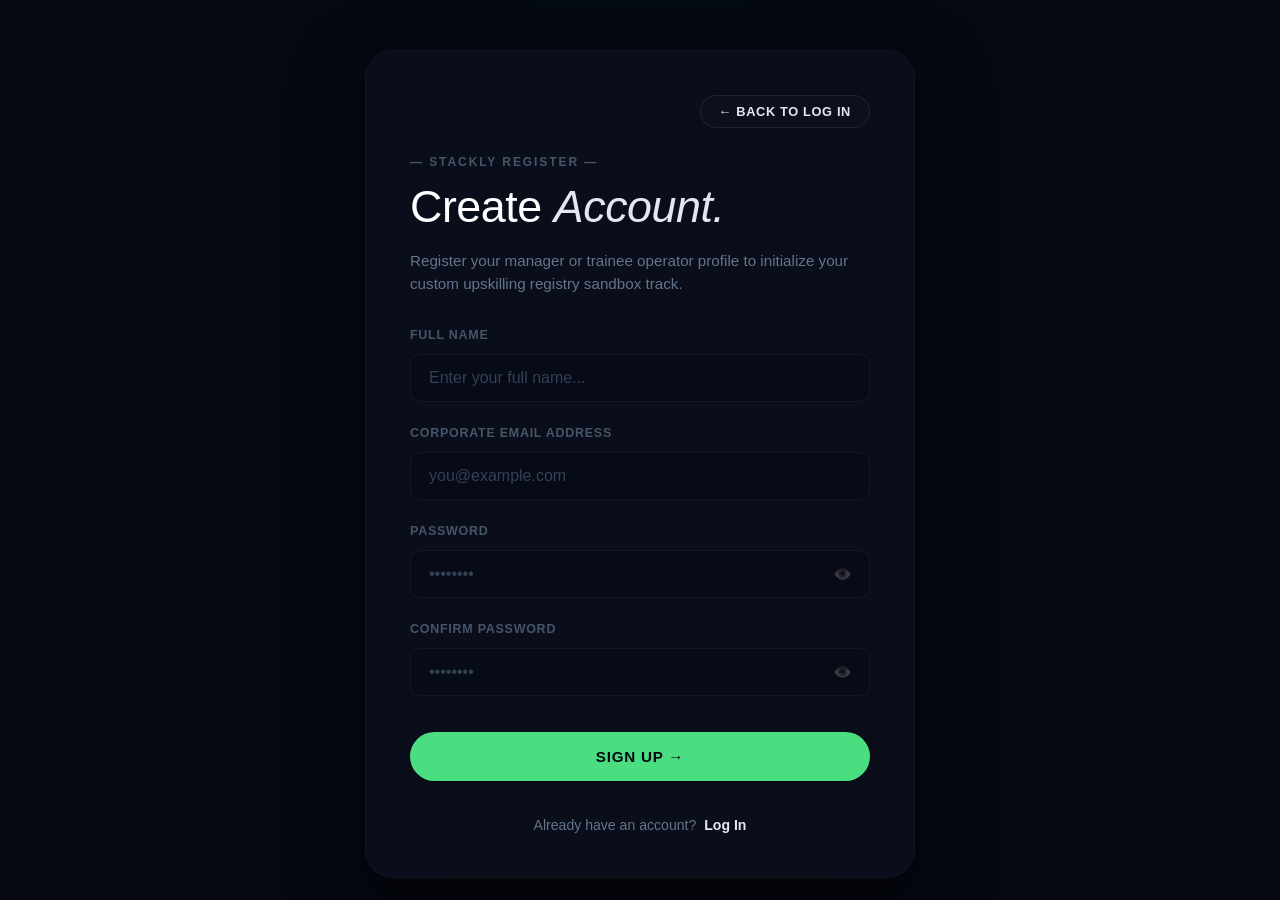
<file: signup.html>
<!DOCTYPE html>
<html lang="en">
<head>
    <meta charset="UTF-8">
    <meta name="viewport" content="width=device-width, initial-scale=1.0">
    <title>Stackly Portal - Request Token Access</title>
    <link rel="stylesheet" href="style.css">
</head>
<body>

    <!-- MASTER GATEWAY SCROLLABLE WRAPPER -->
    <div class="auth-gateway-scroll-wrapper">
        <main class="auth-gateway-viewport">
            <div class="auth-glass-container">
                
                <!-- UPPER BACK CONTEXT BUTTON NAVIGATION (Wired straight to login gate) -->
                <div class="auth-header-actions">
                    <a href="login.html" class="btn-back-home">← BACK TO LOG IN</a>
                </div>

                <!-- CORE BRAND IDENTIFIERS -->
                <div class="auth-brand-strip">
                    <span class="auth-pretitle">— STACKLY REGISTER —</span>
                    <h1 class="auth-main-title">Create <em>Account.</em></h1>
                    <p class="auth-subtitle">Register your manager or trainee operator profile to initialize your custom upskilling registry sandbox track.</p>
                </div>

                <!-- SECURE REGISTRATION SIGN UP ENTRY MATRIX FORM -->
                <form class="auth-form-element" id="portal-secure-signup-form" novalidate>
                    
                    <!-- Field Block 1: Full Operator Name -->
                    <div class="auth-input-group">
                        <label class="auth-field-label">FULL NAME</label>
                        <input type="text" class="auth-input-field" id="auth-name-input" placeholder="Enter your full name..." autocomplete="name">
                    </div>

                    <!-- Field Block 2: Corporate Email Address -->
                    <div class="auth-input-group">
                        <label class="auth-field-label">CORPORATE EMAIL ADDRESS</label>
                        <input type="email" class="auth-input-field" id="auth-email-input" placeholder="you@example.com" autocomplete="email">
                    </div>

                    <!-- Field Block 3: Security Password Key -->
                    <div class="auth-input-group">
                        <label class="auth-field-label">PASSWORD</label>
                        <div class="password-field-wrapper">
                            <input type="password" class="auth-input-field" id="auth-password-input" placeholder="••••••••" autocomplete="new-password">
                            <span class="password-toggle-eye" data-target="auth-password-input">👁️</span>
                        </div>
                    </div>

                    <!-- Field Block 4: Confirm Security Password Key -->
                    <div class="auth-input-group">
                        <label class="auth-field-label">CONFIRM PASSWORD</label>
                        <div class="password-field-wrapper">
                            <input type="password" class="auth-input-field" id="auth-confirm-password-input" placeholder="••••••••" autocomplete="new-password">
                            <span class="password-toggle-eye" data-target="auth-confirm-password-input">👁️</span>
                        </div>
                    </div>

                    <!-- SUBMIT SYSTEM CAP ACTIONS BUTTON MODULE -->
                    <div class="auth-submit-wrapper">
                        <button type="submit" class="btn-auth-secure-submit">SIGN UP →</button>
                        
                        <!-- Floating validation warning alert message overlay -->
                        <span class="auth-validation-notice" id="auth-warning-alert-label">Please fill the fields</span>
                    </div>

                </form>

                <!-- REGISTER NAVIGATION LINK BAR FOOTER -->
                <div class="auth-gateway-footer">
                    <p>Already have an account? <a href="login.html" class="auth-register-trigger">Log In</a></p>
                </div>

            </div>
        </main>
    </div>

    <!-- MODERN POPUP SUCCESS BALANCER MODAL NOTICE LAYER -->
    <div class="success-popup-toast" id="success-toast-modal">
        <div class="toast-content-block">
            <span class="toast-vector-check">✓</span>
            <p>Successfully signed up!</p>
        </div>
    </div>

   <style>
    /* ========================================================
   STACKLY SECURE REGISTRATION SIGNUP PRESENTATION STYLES
   ======================================================== */

* {
    margin: 0;
    padding: 0;
    box-sizing: border-box;
    font-family: -apple-system, BlinkMacSystemFont, 'Segoe UI', Roboto, sans-serif;
}

body {
    background-color: #050811; /* Pristine deep black base canvas to optimize text clarity */
}

/* FLUID SCROLL SYSTEM HOOKS */
.auth-gateway-scroll-wrapper {
    width: 100%;
    height: 100vh;
    overflow-x: hidden;
    overflow-y: auto; /* Restores local native vertical layout scrolling */
    background-color: #050811;
    -webkit-overflow-scrolling: touch;
}

.auth-gateway-viewport {
    width: 100%;
    min-height: 100%;
    display: flex;
    align-items: center;
    justify-content: center;
    /* Strict parameter spacing compliance: 50px Top Padding / 30px Bottom Padding */
    padding: 50px 6% 30px 6%;
}

/* HIGH FIDELITY GLASSMORPHIC RECREATION HOUSING MASK */
.auth-glass-container {
    width: 100%;
    max-width: 550px; /* Perfectly aligned vertically to replicate template width proportions */
    background-color: rgba(18, 24, 41, 0.45); 
    backdrop-filter: blur(24px);
    -webkit-backdrop-filter: blur(24px);
    border: 1px solid rgba(255, 255, 255, 0.03);
    border-radius: 28px;
    padding: 44px;
    box-shadow: 0 30px 70px rgba(0, 0, 0, 0.6);
    display: flex;
    flex-direction: column;
    position: relative;
    transition: border-color 0.4s ease, box-shadow 0.4s ease;
}

/* UPPER ACTION HEADER RIBBON */
.auth-header-actions {
    width: 100%;
    display: flex;
    justify-content: flex-end;
    margin-bottom: 24px;
}

.btn-back-home {
    font-size: 0.8rem;
    font-weight: 700;
    color: #E2E8F0;
    text-decoration: none;
    border: 1px solid rgba(255, 255, 255, 0.08);
    padding: 8px 18px;
    border-radius: 30px;
    letter-spacing: 0.05em;
    background-color: rgba(255, 255, 255, 0.01);
    transition: all 0.25s ease;
}

.btn-back-home:hover {
    color: #4ADE80; /* Switches smoothly onto Stackly Ancient Green highlight trace */
    border-color: rgba(74, 222, 128, 0.25);
    background-color: rgba(74, 222, 128, 0.04);
}

/* BRAND TYPOGRAPHY LABELS STRIPS */
.auth-brand-strip {
    text-align: left;
    margin-bottom: 32px;
}

.auth-pretitle {
    font-size: 0.75rem;
    font-weight: 700;
    color: #475569;
    letter-spacing: 0.16em;
    display: inline-block;
    margin-bottom: 12px;
}

.auth-main-title {
    font-size: 2.8rem;
    font-weight: 400;
    color: #FFFFFF;
    letter-spacing: -0.01em;
    line-height: 1.15;
    margin-bottom: 16px;
}

.auth-main-title em {
    font-style: italic;
    font-weight: 300;
    color: #E2E8F0;
}

.auth-subtitle {
    font-size: 0.95rem;
    line-height: 1.55;
    color: #64748B;
}

/* ========================================================
   FORM ELEMENT INTERFACES & INPUTS VALIDATION CORES
   ======================================================== */
.auth-form-element {
    display: flex;
    flex-direction: column;
    gap: 24px;
    width: 100%;
}

.auth-input-group {
    display: flex;
    flex-direction: column;
    align-items: flex-start;
    width: 100%;
}

.auth-field-label {
    font-size: 0.78rem;
    font-weight: 700;
    color: #475569;
    letter-spacing: 0.06em;
    margin-bottom: 12px;
    text-transform: uppercase;
}

.auth-input-field {
    width: 100%;
    background-color: rgba(5, 8, 17, 0.3);
    border: 1px solid rgba(255, 255, 255, 0.05);
    border-radius: 10px;
    padding: 14px 18px;
    font-size: 1rem;
    color: #FFFFFF;
    outline: none;
    transition: border-color 0.3s ease, box-shadow 0.3s ease;
}

.auth-input-field::placeholder { color: #334155; }

.auth-input-field:focus {
    border-color: rgba(74, 222, 128, 0.35); /* Active line flashes onto focus green paths */
    box-shadow: 0 0 12px rgba(74, 222, 128, 0.15);
}

.password-field-wrapper {
    position: relative;
    width: 100%;
}

/* Internal privacy mask floating eye icon matching image reference details */
.password-toggle-eye {
    position: absolute;
    right: 18px;
    top: 50%;
    transform: translateY(-50%);
    font-size: 0.95rem;
    cursor: pointer;
    opacity: 0.22;
    user-select: none;
    transition: opacity 0.2s ease;
}
.password-toggle-eye:hover { opacity: 0.6; }

/* ========================================================
   SUBMIT INTERFACE CAP ACTIONS BUTTON & ERROR LABELS
   ======================================================== */
.auth-submit-wrapper {
    position: relative;
    width: 100%;
    margin-top: 12px;
}

.btn-auth-secure-submit {
    width: 100%;
    background-color: #4ADE80; /* Replicated crisp sand-beige layout color matching reference card */
    color: #050811;
    border: none;
    padding: 16px 32px;
    font-size: 0.95rem;
    font-weight: 700;
    letter-spacing: 0.05em;
    border-radius: 30px; /* Precise capsule trajectory track geometry button shape curves */
    cursor: pointer;
    box-shadow: 0 6px 20px rgba(0, 0, 0, 0.2);
    transition: transform 0.25s ease, background-color 0.25s ease, box-shadow 0.25s ease;
    text-transform: uppercase;
}

.btn-auth-secure-submit:hover {
    background-color: #D6BEAE;
    transform: translateY(-2px);
    box-shadow: 0 8px 24px rgba(0, 0, 0, 0.3);
}

/* RE-BALANCED CRIMSON VALIDATION ALERTS BANNER FIELD OVERLAY */
.auth-validation-notice {
    position: absolute;
    bottom: -24px;
    left: 0;
    width: 100%;
    text-align: center;
    font-size: 0.8rem;
    font-weight: 600;
    color: #F87171; 
    opacity: 0;
    transform: translateY(-4px);
    transition: opacity 0.25s ease, transform 0.25s ease;
    pointer-events: none;
}

.auth-validation-notice.reveal-notice { opacity: 1; transform: translateY(0); }

/* GATEWAY NAVIGATION REGISTER LINK LINK FOOTER REPLICATED */
.auth-gateway-footer {
    width: 100%;
    text-align: center;
    margin-top: 36px;
    font-size: 0.88rem;
    color: #64748B;
}

.auth-register-trigger {
    color: #E2E8F0;
    text-decoration: none;
    font-weight: 700;
    margin-left: 4px;
    transition: color 0.2s ease;
}
.auth-register-trigger:hover { color: #4ADE80; }

/* IMMERSIVE CORES OVERLAY HOVER TRACES GLOW CONTROLS */
.auth-glass-container:hover {
    border-color: rgba(74, 222, 128, 0.12); /* Triggers clean ambient corporate green trace tracks */
    box-shadow: 0 0 35px rgba(74, 222, 128, 0.04), 0 30px 70px rgba(0, 0, 0, 0.6);
}

/* ========================================================
   MODERN HIGH ACCURACY DISPATCH NOTIFICATION MODAL TOAST
   ======================================================== */
.success-popup-toast {
    position: fixed;
    top: -100px; /* Hidden offscreen by default layout initialization coordinates */
    left: 50%;
    transform: translateX(-50%);
    background-color: #10B981; /* High density crisp rich emerald notification green */
    border: 1px solid rgba(255, 255, 255, 0.1);
    box-shadow: 0 15px 40px rgba(16, 185, 129, 0.3), 0 10px 20px rgba(0, 0, 0, 0.4);
    padding: 16px 36px;
    border-radius: 50px; /* Full floating capsule outline boundary */
    z-index: 9999; /* Forces high order stack cascade presence over any site element templates */
    transition: top 0.5s cubic-bezier(0.175, 0.885, 0.32, 1.275);
    will-change: top;
}

.success-popup-toast.engage-banner {
    top: 40px; /* Drops cleanly into clear monitor headroom layout viewports bounds */
}

.toast-content-block {
    display: flex;
    align-items: center;
    gap: 12px;
}

.toast-vector-check {
    font-size: 1.1rem;
    font-weight: 900;
    color: #050811;
    background-color: #FFFFFF;
    width: 24px;
    height: 24px;
    border-radius: 50%;
    display: flex;
    align-items: center;
    justify-content: center;
}

.toast-content-block p {
    font-size: 1.05rem;
    font-weight: 700;
    color: #FFFFFF;
    letter-spacing: 0.02em;
}

/* ========================================================
   FLUID RESPONSIVE DESIGN PARAMETERS BREAKPOINTS CONTROLS
   ======================================================== */
@media (max-width: 640px) {
    .auth-gateway-viewport { padding: 36px 4% 24px 4%; }
    .auth-glass-container { padding: 32px 20px; border-radius: 20px; }
    .auth-main-title { font-size: 2.1rem; }
    .auth-input-field { padding: 12px 14px; font-size: 0.95rem; }
    .btn-auth-secure-submit { padding: 14px 24px; font-size: 0.88rem; }
    .auth-form-element { gap: 20px; }
    .success-popup-toast { width: 90%; text-align: center; }
    .toast-content-block { justify-content: center; }
}

   </style>

   <script>
    // ========================================================
// STACKLY ENTERPRISE CLIENT REGISTRATION MANAGEMENT SYSTEM
// ========================================================

document.addEventListener("DOMContentLoaded", () => {
    
    // 1. INPUT SECURITY PASSWORD VISIBILITY CONTROLLER OVERLAY EYE MASK
    const eyeTogglesList = document.querySelectorAll(".password-toggle-eye");

    eyeTogglesList.forEach(eyeIcon => {
        eyeIcon.addEventListener("click", () => {
            const targetedFieldId = eyeIcon.getAttribute("data-target");
            const matchingInput = document.getElementById(targetedFieldId);

            if (matchingInput) {
                // Toggle element data type matrices layout parameters comfortably
                if (matchingInput.type === "password") {
                    matchingInput.type = "text";
                    eyeIcon.textContent = "🔒"; // Closes lock to indicate mask exposure visibility state
                } else {
                    matchingInput.type = "password";
                    eyeIcon.textContent = "👁️";
                }
            }
        });
    });


    // 2. REGISTRATION CRITERIA EVALUATION & DISPATCH NOTIFICATION HANDLER
    const signupForm = document.getElementById("portal-secure-signup-form");
    
    const nameField = document.getElementById("auth-name-input");
    const emailField = document.getElementById("auth-email-input");
    const passField = document.getElementById("auth-password-input");
    const confirmPassField = document.getElementById("auth-confirm-password-input");
    
    const warningNoticeLabel = document.getElementById("auth-warning-alert-label");
    const successToastModal = document.getElementById("success-toast-modal");

    if (signupForm && warningNoticeLabel && successToastModal) {
        signupForm.addEventListener("submit", (event) => {
            event.preventDefault(); // Catch backend server refreshes loops from executing automatically
            
            // Gather element inputs row text lengths variables
            const nameVal = nameField ? nameField.value.trim() : "";
            const emailVal = emailField ? emailField.value.trim() : "";
            const passVal = passField ? passField.value.trim() : "";
            const confirmPassVal = confirmPassField ? confirmPassField.value.trim() : "";

            // STEP A: Field Check Validation — Check if ANY input cell container is empty
            if (nameVal === "" || emailVal === "" || passVal === "" || confirmPassVal === "") {
                warningNoticeLabel.textContent = "Please fill the fields";
                warningNoticeLabel.classList.add("reveal-notice");
                
                // Clear warning trace overlay systematically after 3.5 seconds
                setTimeout(() => {
                    warningNoticeLabel.classList.remove("reveal-notice");
                }, 3500);
                
                return; // Break active submit track processing workflows loops
            }

            // STEP B: Structural Email Format Check Validation
            if (!emailVal.includes("@") || emailVal.length < 5) {
                warningNoticeLabel.textContent = "Please enter a valid corporate email format";
                warningNoticeLabel.classList.add("reveal-notice");
                setTimeout(() => warningNoticeLabel.classList.remove("reveal-notice"), 3500);
                return;
            }

            // STEP C: Identity Matrix Check — Enforce strict safety key congruence verification
            if (passVal !== confirmPassVal) {
                warningNoticeLabel.textContent = "Security password keys do not match";
                warningNoticeLabel.classList.add("reveal-notice");
                setTimeout(() => warningNoticeLabel.classList.remove("reveal-notice"), 3500);
                return;
            }

            // STEP D: Passwords Cryptographic Length Boundary Lock Checks
            if (passVal.length < 6) {
                warningNoticeLabel.textContent = "Password key must possess at least 6 characters";
                warningNoticeLabel.classList.add("reveal-notice");
                setTimeout(() => warningNoticeLabel.classList.remove("reveal-notice"), 3500);
                return;
            }

            // ========================================================
            // SUCCESS ACTIONS LIFECYCLE: ENGAGE NOTIFICATION BANNER & REDIRECT
            // ========================================================
            // Launch the floating capsule emerald modal notice cleanly down onto monitor viewports
            successToastModal.classList.add("engage-banner");

            // Secure transient timing delay index before launching programmatic redirection routing tracks
            setTimeout(() => {
                successToastModal.classList.remove("engage-banner");
                
                // Forward operators safely back to secure login gate interface page
                window.location.href = "login.html";
            }, 2500); // Gives users a perfect 2.5-second clearance view window to digest success status
        });

        // Strip validation warning traces instantly as soon as trainees type string data metrics again
        [nameField, emailField, passField, confirmPassField].forEach(field => {
            if (field) {
                field.addEventListener("input", () => {
                    if (warningNoticeLabel.classList.contains("reveal-notice")) {
                        warningNoticeLabel.classList.remove("reveal-notice");
                    }
                });
            }
        });
    }
});

   </script>
</body>
</html>
</file>
<file: style.css>
/* GLOBAL RESET & MONOCHROME PALETTE */
* {
    margin: 0;
    padding: 0;
    box-sizing: border-box;
    font-family: -apple-system, BlinkMacSystemFont, 'Segoe UI', Roboto, Helvetica, Arial, sans-serif;
}

:root {
    /* Pure white background and one dark primary tone */
    --bg-white: #FFFFFF;
    --primary-color: #0F172A;
    --primary-muted: rgba(15, 23, 42, 0.08);
}

body, html {
    width: 100%;
    height: 100%;
    overflow: hidden;
    background-color: var(--bg-white);
}

/* PRELOADER BASE LAYER */
#preloader {
    position: fixed;
    top: 0;
    left: 0;
    width: 100%;
    height: 100%;
    background-color: var(--bg-white);
    display: flex;
    flex-direction: column;
    justify-content: center;
    align-items: center;
    z-index: 9999;
    transition: opacity 0.5s cubic-bezier(0.4, 0, 0.2, 1), transform 0.5s cubic-bezier(0.4, 0, 0.2, 1);
    padding: 24px;
}

/* LAYOUT CONTAINER */
.brand-wrapper {
    text-align: center;
    display: flex;
    flex-direction: column;
    align-items: center;
    gap: 32px;
    width: 100%;
    max-width: 400px;
}

/* SINGLE COLOR VECTOR ART STYLING */
.vector-logo {
    width: 110px;
    height: 110px;
}

.layer {
    transform-origin: center;
    stroke: var(--primary-color);
    stroke-width: 4.5;
    stroke-linejoin: round;
    fill: none;
    animation: floatLayer 3s ease-in-out infinite alternate;
}

/* Layer stacked offset timings */
.layer-1 { animation-delay: 0s; }
.layer-2 { animation-delay: 0.2s; }
.layer-3 { animation-delay: 0.4s; }

/* TYPOGRAPHY CONFIGURATION */
.text-group {
    display: flex;
    flex-direction: column;
    gap: 8px;
}

.brand-name {
    font-size: 3rem;
    font-weight: 800;
    letter-spacing: -0.04em;
    color: var(--primary-color);
    line-height: 1;
}

.status-text {
    color: var(--primary-color);
    opacity: 0.6;
    font-size: 0.75rem;
    font-weight: 700;
    letter-spacing: 0.12em;
    text-transform: uppercase;
}

/* TRACK BAR SYSTEM */
.progress-container {
    width: 100%;
    max-width: 320px;
    height: 4px;
    background: var(--primary-muted);
    border-radius: 99px;
    overflow: hidden;
}

.progress-bar {
    height: 100%;
    width: 0%;
    background-color: var(--primary-color);
    border-radius: 99px;
    transition: width 0.05s linear;
}

/* MAIN INTERFACE PREVIEW LAYOUT */
#main-app {
    width: 100%;
    height: 100%;
    opacity: 0;
    transform: scale(0.98);
    transition: opacity 0.6s cubic-bezier(0.4, 0, 0.2, 1), transform 0.6s cubic-bezier(0.4, 0, 0.2, 1);
    display: flex;
    justify-content: center;
    align-items: center;
    background-color: #F8FAFC;
    color: var(--primary-color);
    padding: 40px;
}

.welcome-card h2 {
    font-size: 2rem;
    margin-bottom: 8px;
    font-weight: 700;
}

.welcome-card p {
    opacity: 0.7;
}

/* TRANSITION DOM STATES TRIGGERED BY JAVASCRIPT */
body.loaded #preloader {
    opacity: 0;
    transform: scale(1.02);
    pointer-events: none;
}

body.loaded #main-app {
    opacity: 1;
    transform: scale(1);
}

body.loaded {
    overflow: auto;
}

/* FLOATING VECTOR MOTION ANIMATION */
@keyframes floatLayer {
    0% { transform: translateY(0px); }
    100% { transform: translateY(-8px); }
}

/* FLUID RESPONSIVE VIEWPORT BREAKPOINTS */
@media (max-width: 500px) {
    .brand-name { font-size: 2.5rem; }
    .vector-logo { width: 90px; height: 90px; }
    .brand-wrapper { gap: 24px; }
}

/* EXTENDED BRAND VARIABLE ARCHITECTURE */
:root {
    --ancient-green: #0D9488;
    --ancient-green-hover: #0F766E;
    --ancient-green-light: #F0FDFA;
    --peach: #FB923C;
    --peach-hover: #EA580C;
    --peach-light: #FFF7ED;
    --text-slate: #334155;
    --white: #FFFFFF;
    --shadow-sm: 0 10px 25px -5px rgba(13, 148, 136, 0.08), 0 8px 10px -6px rgba(0, 0, 0, 0.03);
}

/* FLOATING CONTAINER ENGINE */
.floating-header {
    position: fixed;
    top: 24px;
    left: 50%;
    transform: translateX(-50%);
    width: 75%; /* Locked to user-specified architectural requirement */
    height: 72px;
    background-color: rgba(255, 255, 255, 0.95);
    backdrop-filter: blur(8px);
    -webkit-backdrop-filter: blur(8px);
    border: 1px solid rgba(13, 148, 136, 0.12);
    border-radius: 20px;
    box-shadow: var(--shadow-sm);
    z-index: 1000;
    display: flex;
    align-items: center;
    padding: 0 28px;
    transition: all 0.3s cubic-bezier(0.4, 0, 0.2, 1);
}

.header-container {
    width: 100%;
    display: flex;
    justify-content: space-between;
    align-items: center;
}

/* BRAND IMAGE LOGO WRAPPER */
.brand-logo {
    display: flex;
    align-items: center;
    gap: 10px;
    text-decoration: none;
    color: var(--text-slate);
    transition: opacity 0.2s ease;
}

.brand-logo:hover {
    opacity: 0.85;
}

.logo-img {
    width: 130px;
    height: 50px;
  
}

.brand-name-text {
    font-size: 1.25rem;
    font-weight: 700;
    letter-spacing: -0.03em;
    color: var(--text-slate);
}

/* CENTER ALIGNED NAV SYSTEM */
.desktop-nav {
    position: absolute;
    left: 50%;
    transform: translateX(-50%);
}

.nav-menu {
    display: flex;
    align-items: center;
    gap: 36px;
    list-style: none;
}

.nav-item {
    text-decoration: none;
    font-size: 0.95rem;
    font-weight: 500;
    color: var(--text-slate);
    position: relative;
    padding: 6px 0;
    transition: color 0.2s ease;
}

.nav-item:hover {
    color: var(--ancient-green);
}

/* Ancient Green underline indicators on active anchors */
.nav-item.active {
    color: var(--ancient-green);
    font-weight: 600;
}

.nav-item.active::after {
    content: '';
    position: absolute;
    bottom: -2px;
    left: 0;
    width: 100%;
    height: 2px;
    background-color: var(--ancient-green);
    border-radius: 99px;
}

/* RIGHT HAND SIDE AUTH ACTION BUTTON */
.auth-wrapper {
    display: flex;
    align-items: center;
    gap: 16px;
}

.btn-auth {
    background-color: var(--peach);
    color: var(--white);
    border: none;
    padding: 10px 22px;
    font-size: 0.9rem;
    font-weight: 600;
    border-radius: 12px;
    cursor: pointer;
    box-shadow: 0 4px 12px rgba(251, 146, 60, 0.2);
    transition: all 0.2s cubic-bezier(0.4, 0, 0.2, 1);
}

.btn-auth:hover {
    background-color: var(--peach-hover);
    transform: translateY(-1px);
    box-shadow: 0 6px 16px rgba(251, 146, 60, 0.3);
}

/* RESPONSIVE MOBILE HAMBURGER BUTTON */
.mobile-toggle {
    display: none;
    flex-direction: column;
    justify-content: space-between;
    width: 24px;
    height: 18px;
    background: none;
    border: none;
    cursor: pointer;
    padding: 0;
    z-index: 1010;
}

.hamburger-bar {
    width: 100%;
    height: 2px;
    background-color: var(--text-slate);
    border-radius: 99px;
    transition: all 0.3s cubic-bezier(0.4, 0, 0.2, 1);
    transform-origin: left center;
}

/* MOBILE DRAWER DRAWER MECHANICS */
.mobile-drawer {
    position: fixed;
    top: 0;
    right: -100%;
    width: 280px;
    height: 100vh;
    background-color: var(--white);
    box-shadow: -10px 0 30px rgba(0, 0, 0, 0.05);
    z-index: 999;
    padding: 110px 32px 40px 32px;
    transition: right 0.4s cubic-bezier(0.4, 0, 0.2, 1);
}

.mobile-drawer.open {
    right: 0;
}

.mobile-nav ul {
    display: flex;
    flex-direction: column;
    gap: 24px;
    list-style: none;
}

.mobile-nav-item {
    text-decoration: none;
    font-size: 1.1rem;
    font-weight: 500;
    color: var(--text-slate);
    display: block;
    padding: 8px 0;
    transition: color 0.2s ease;
}

.mobile-nav-item:hover,
.mobile-nav-item.active {
    color: var(--ancient-green);
}

/* ACTIVE RESPONSIVE HAMBURGER MACROS */
.mobile-toggle.active .hamburger-bar:nth-child(1) { transform: rotate(45deg) translateY(-2px); background-color: var(--peach); }
.mobile-toggle.active .hamburger-bar:nth-child(2) { opacity: 0; }
.mobile-toggle.active .hamburger-bar:nth-child(3) { transform: rotate(-45deg) translateY(2px); background-color: var(--peach); }

/* SCREEN VISUAL VIEWS BREAKPOINTS */
@media (max-width: 1024px) {
    .floating-header {
        width: 90%; /* Dynamically scale up safely for tablet viewports */
    }
}

@media (max-width: 768px) {
    .desktop-nav {
        display: none; /* Strip central menu items to mobile menu drawer */
    }
    
    .mobile-toggle {
        display: flex; /* Toggle display element visibility */
    }
}
</file>
